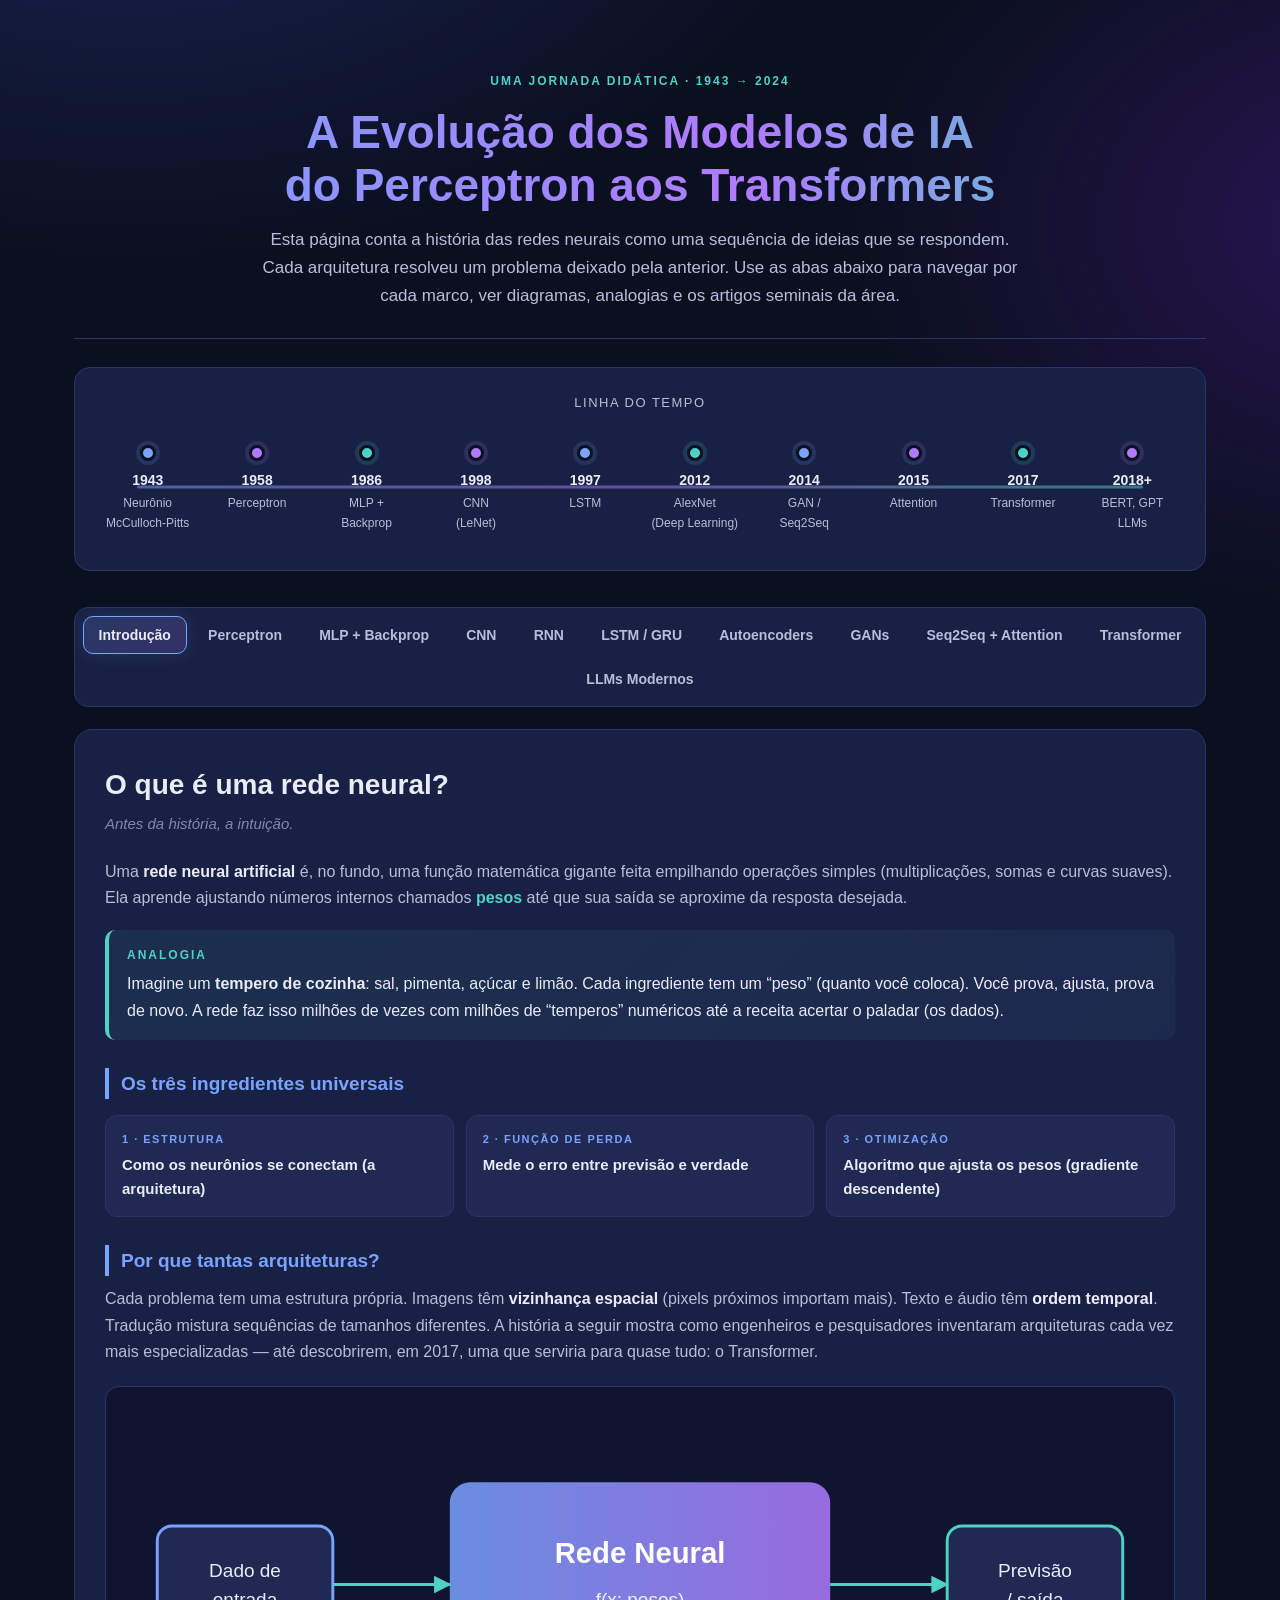
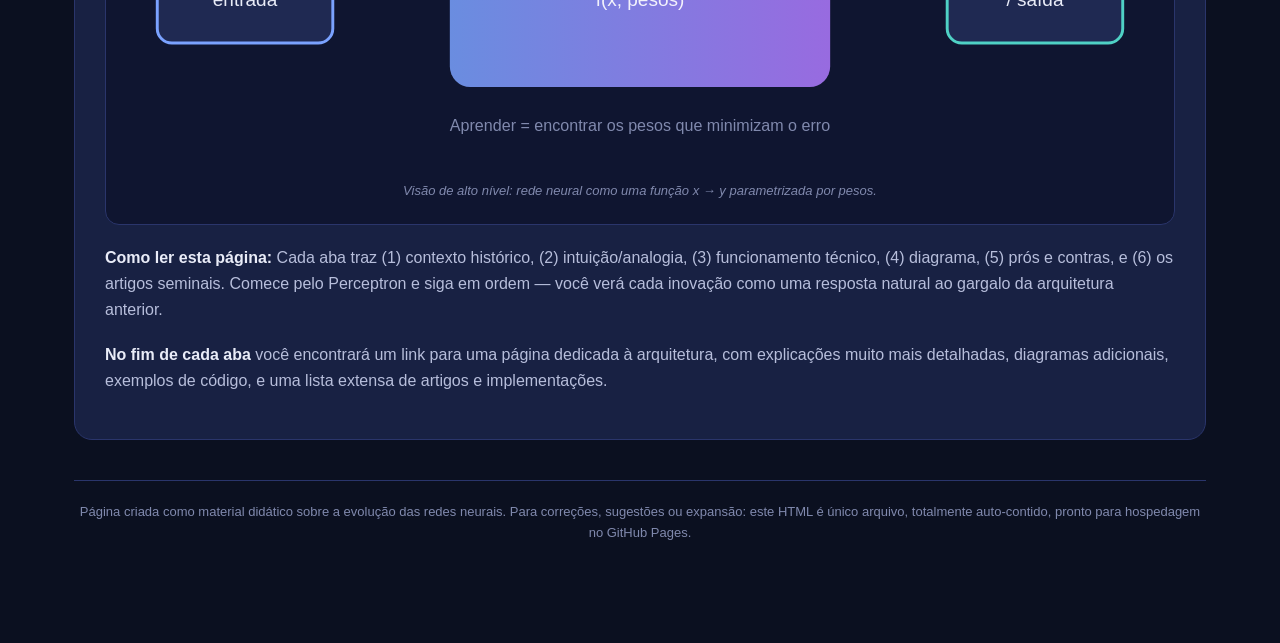
<file: index.html>
<!DOCTYPE html>
<html lang="pt-BR">
<head>
<meta charset="UTF-8">
<meta name="viewport" content="width=device-width, initial-scale=1.0">
<title>A Evolução dos Modelos de IA — do Perceptron aos Transformers</title>
<style>
  /* ============ RESET & BASE ============ */
  * { box-sizing: border-box; margin: 0; padding: 0; }
  :root {
    --bg: #0b1020;
    --bg-soft: #131a32;
    --panel: #182143;
    --panel-2: #1f2952;
    --ink: #e9ecf8;
    --ink-soft: #b7bedb;
    --muted: #8089ad;
    --accent: #7aa2ff;
    --accent-2: #b07aff;
    --accent-3: #4fd1c5;
    --warn: #ffb86b;
    --good: #6ee7b7;
    --bad: #ff7a90;
    --line: #2a356b;
    --code: #0f1530;
  }
  html, body {
    background: radial-gradient(1200px 800px at 10% -10%, #1b245a 0%, transparent 60%),
                radial-gradient(1000px 700px at 110% 10%, #2a1455 0%, transparent 55%),
                var(--bg);
    color: var(--ink);
    font-family: 'Inter', -apple-system, BlinkMacSystemFont, 'Segoe UI', Roboto, Helvetica, Arial, sans-serif;
    line-height: 1.65;
    min-height: 100vh;
  }
  .wrap { max-width: 1180px; margin: 0 auto; padding: 32px 24px 80px; }

  /* ============ HEADER ============ */
  header.hero {
    text-align: center;
    padding: 40px 16px 28px;
    border-bottom: 1px solid var(--line);
    margin-bottom: 28px;
  }
  header.hero .eyebrow {
    color: var(--accent-3);
    font-weight: 600;
    letter-spacing: 2px;
    text-transform: uppercase;
    font-size: 12px;
    margin-bottom: 14px;
  }
  header.hero h1 {
    font-size: clamp(28px, 4vw, 46px);
    background: linear-gradient(90deg, #7aa2ff, #b07aff 60%, #4fd1c5);
    -webkit-background-clip: text;
    background-clip: text;
    color: transparent;
    margin-bottom: 14px;
    line-height: 1.15;
  }
  header.hero p.lead {
    color: var(--ink-soft);
    max-width: 760px;
    margin: 0 auto;
    font-size: 17px;
  }

  /* ============ TIMELINE ============ */
  .timeline-wrap {
    background: var(--panel);
    border: 1px solid var(--line);
    border-radius: 16px;
    padding: 24px 18px;
    margin: 28px 0 36px;
    overflow-x: auto;
  }
  .timeline-title {
    color: var(--ink-soft);
    font-size: 13px;
    letter-spacing: 1.5px;
    text-transform: uppercase;
    margin-bottom: 14px;
    text-align: center;
  }
  .timeline {
    display: flex;
    gap: 0;
    align-items: stretch;
    justify-content: space-between;
    min-width: 900px;
    position: relative;
    padding: 18px 0 12px;
  }
  .timeline::before {
    content: "";
    position: absolute;
    top: 50%; left: 4%; right: 4%;
    height: 3px;
    background: linear-gradient(90deg, var(--accent), var(--accent-2), var(--accent-3));
    border-radius: 3px;
    transform: translateY(-50%);
    opacity: 0.5;
  }
  .tnode {
    position: relative;
    flex: 1;
    text-align: center;
    padding: 0 4px;
  }
  .tnode .dot {
    width: 16px; height: 16px;
    background: var(--accent);
    border: 3px solid var(--bg);
    border-radius: 50%;
    margin: 0 auto;
    position: relative;
    z-index: 2;
    box-shadow: 0 0 0 4px rgba(122,162,255,0.15);
  }
  .tnode:nth-child(even) .dot { background: var(--accent-2); box-shadow: 0 0 0 4px rgba(176,122,255,0.15); }
  .tnode:nth-child(3n) .dot { background: var(--accent-3); box-shadow: 0 0 0 4px rgba(79,209,197,0.15); }
  .tnode .year { font-weight: 700; color: var(--ink); margin-top: 8px; font-size: 14px; }
  .tnode .label { color: var(--ink-soft); font-size: 12px; margin-top: 2px; }

  /* ============ TABS ============ */
  nav.tabs {
    display: flex;
    flex-wrap: wrap;
    gap: 6px;
    background: var(--panel);
    border: 1px solid var(--line);
    border-radius: 14px;
    padding: 8px;
    margin-bottom: 22px;
    position: sticky;
    top: 8px;
    z-index: 10;
    backdrop-filter: blur(8px);
  }
  nav.tabs button {
    flex: 1 1 auto;
    background: transparent;
    color: var(--ink-soft);
    border: 1px solid transparent;
    padding: 10px 14px;
    border-radius: 10px;
    font-weight: 600;
    font-size: 14px;
    cursor: pointer;
    transition: all 0.2s ease;
    white-space: nowrap;
  }
  nav.tabs button:hover {
    background: var(--panel-2);
    color: var(--ink);
  }
  nav.tabs button.active {
    background: linear-gradient(135deg, rgba(122,162,255,0.18), rgba(176,122,255,0.18));
    color: var(--ink);
    border-color: var(--accent);
    box-shadow: 0 0 18px rgba(122,162,255,0.15);
  }

  /* ============ PANELS ============ */
  .panel {
    display: none;
    background: var(--panel);
    border: 1px solid var(--line);
    border-radius: 18px;
    padding: 32px 30px;
    animation: fade 0.35s ease;
  }
  .panel.active { display: block; }
  @keyframes fade {
    from { opacity: 0; transform: translateY(6px); }
    to { opacity: 1; transform: translateY(0); }
  }
  .panel h2 {
    font-size: 28px;
    margin-bottom: 4px;
    color: var(--ink);
  }
  .panel .subtitle {
    color: var(--muted);
    font-style: italic;
    margin-bottom: 22px;
    font-size: 15px;
  }
  .panel h3 {
    color: var(--accent);
    margin-top: 28px;
    margin-bottom: 10px;
    font-size: 19px;
    border-left: 4px solid var(--accent);
    padding-left: 12px;
  }
  .panel h4 {
    color: var(--accent-3);
    margin-top: 18px;
    margin-bottom: 8px;
    font-size: 16px;
  }
  .panel p { color: var(--ink-soft); margin-bottom: 12px; }
  .panel ul, .panel ol {
    color: var(--ink-soft);
    margin: 8px 0 14px 22px;
  }
  .panel li { margin-bottom: 6px; }
  .panel strong { color: var(--ink); }
  .panel em { color: var(--accent-3); font-style: normal; font-weight: 600; }

  /* ============ ANALOGY BOX ============ */
  .analogy {
    background: linear-gradient(135deg, rgba(79,209,197,0.08), rgba(122,162,255,0.06));
    border-left: 4px solid var(--accent-3);
    border-radius: 10px;
    padding: 16px 18px;
    margin: 18px 0;
  }
  .analogy .tag {
    color: var(--accent-3);
    font-size: 12px;
    letter-spacing: 2px;
    text-transform: uppercase;
    font-weight: 700;
    margin-bottom: 6px;
    display: block;
  }
  .analogy p { color: var(--ink); margin: 0; }

  /* ============ INFO CARDS ============ */
  .cards {
    display: grid;
    grid-template-columns: repeat(auto-fit, minmax(220px, 1fr));
    gap: 12px;
    margin: 16px 0;
  }
  .card {
    background: var(--panel-2);
    border: 1px solid var(--line);
    border-radius: 12px;
    padding: 14px 16px;
  }
  .card .ck { color: var(--accent); font-size: 11px; letter-spacing: 1.5px; text-transform: uppercase; font-weight: 700; margin-bottom: 4px; }
  .card .cv { color: var(--ink); font-weight: 600; font-size: 15px; }

  /* ============ DIAGRAM CONTAINER ============ */
  .diagram {
    background: #0f1530;
    border: 1px solid var(--line);
    border-radius: 14px;
    padding: 22px;
    margin: 20px 0;
    text-align: center;
    overflow-x: auto;
  }
  .diagram svg { max-width: 100%; height: auto; }
  .diagram .caption {
    color: var(--muted);
    font-size: 13px;
    margin-top: 12px;
    font-style: italic;
  }

  /* ============ PAPERS LIST ============ */
  .papers {
    background: var(--panel-2);
    border-radius: 12px;
    padding: 16px 20px;
    margin: 18px 0;
    border-left: 4px solid var(--accent-2);
  }
  .papers h4 { margin-top: 0; color: var(--accent-2); }
  .papers .paper {
    padding: 10px 0;
    border-bottom: 1px dashed var(--line);
  }
  .papers .paper:last-child { border-bottom: none; }
  .papers .ptitle { color: var(--ink); font-weight: 600; }
  .papers .pauthors { color: var(--muted); font-size: 13px; }
  .papers .pyear { color: var(--accent-3); font-weight: 700; margin-right: 8px; }
  .papers a { color: var(--accent); text-decoration: none; }
  .papers a:hover { text-decoration: underline; }

  /* ============ PROS/CONS ============ */
  .proscons {
    display: grid;
    grid-template-columns: 1fr 1fr;
    gap: 14px;
    margin: 16px 0;
  }
  .proscons > div {
    background: var(--panel-2);
    border-radius: 10px;
    padding: 14px 16px;
  }
  .proscons .pros { border-left: 4px solid var(--good); }
  .proscons .cons { border-left: 4px solid var(--bad); }
  .proscons h4 { margin: 0 0 8px 0; }
  .proscons .pros h4 { color: var(--good); }
  .proscons .cons h4 { color: var(--bad); }
  .proscons ul { margin-left: 18px; font-size: 14px; }
  @media (max-width: 640px) {
    .proscons { grid-template-columns: 1fr; }
  }

  /* ============ FORMULA ============ */
  .formula {
    background: var(--code);
    border: 1px solid var(--line);
    border-radius: 10px;
    padding: 14px 18px;
    margin: 14px 0;
    font-family: 'JetBrains Mono', 'Courier New', monospace;
    color: var(--ink);
    overflow-x: auto;
    font-size: 15px;
  }
  .formula .fname {
    color: var(--accent-3);
    font-size: 12px;
    margin-bottom: 6px;
    letter-spacing: 1px;
    text-transform: uppercase;
  }

  /* ============ FOOTER ============ */
  footer {
    margin-top: 40px;
    padding: 20px 0;
    border-top: 1px solid var(--line);
    text-align: center;
    color: var(--muted);
    font-size: 13px;
  }
  footer a { color: var(--accent); text-decoration: none; }

  /* ============ DEEPLINK ============ */
  .deeplink {
    display: block;
    margin-top: 28px;
    padding: 18px 22px;
    background: linear-gradient(135deg, rgba(122,162,255,0.15), rgba(176,122,255,0.18));
    border: 1px solid var(--accent);
    border-radius: 12px;
    color: var(--ink);
    text-decoration: none;
    font-weight: 600;
    transition: all 0.2s ease;
  }
  .deeplink:hover {
    transform: translateY(-2px);
    box-shadow: 0 10px 30px rgba(122,162,255,0.18);
  }
  .deeplink .dt { display: block; color: var(--accent-3); font-size: 12px; letter-spacing: 2px; text-transform: uppercase; font-weight: 700; margin-bottom: 4px; }
  .deeplink .dn { font-size: 17px; }
  .deeplink .arrow { float: right; font-size: 22px; color: var(--accent); }

  /* ============ SVG STYLES ============ */
  .svg-bg { fill: #0f1530; }
  .svg-node-fill { fill: #1f2952; }
  .svg-node-stroke { stroke: #7aa2ff; stroke-width: 2; }
  .svg-line { stroke: #4fd1c5; stroke-width: 1.6; fill: none; opacity: 0.7; }
  .svg-text { fill: #e9ecf8; font-family: 'Inter', sans-serif; font-size: 13px; }
  .svg-label { fill: #8089ad; font-size: 11px; }
  .svg-accent { fill: #b07aff; }

  /* ============ SCROLLBAR ============ */
  ::-webkit-scrollbar { width: 10px; height: 10px; }
  ::-webkit-scrollbar-track { background: var(--bg-soft); }
  ::-webkit-scrollbar-thumb { background: var(--panel-2); border-radius: 5px; }
  ::-webkit-scrollbar-thumb:hover { background: var(--line); }

</style>
</head>
<body>
<div class="wrap">

  <!-- ============ HEADER ============ -->
  <header class="hero">
    <div class="eyebrow">Uma jornada didática · 1943 → 2024</div>
    <h1>A Evolução dos Modelos de IA<br>do Perceptron aos Transformers</h1>
    <p class="lead">
      Esta página conta a história das redes neurais como uma sequência de ideias que se respondem.
      Cada arquitetura resolveu um problema deixado pela anterior. Use as abas abaixo para navegar
      por cada marco, ver diagramas, analogias e os artigos seminais da área.
    </p>
  </header>

  <!-- ============ TIMELINE ============ -->
  <div class="timeline-wrap">
    <div class="timeline-title">Linha do tempo</div>
    <div class="timeline">
      <div class="tnode"><div class="dot"></div><div class="year">1943</div><div class="label">Neurônio<br>McCulloch-Pitts</div></div>
      <div class="tnode"><div class="dot"></div><div class="year">1958</div><div class="label">Perceptron</div></div>
      <div class="tnode"><div class="dot"></div><div class="year">1986</div><div class="label">MLP +<br>Backprop</div></div>
      <div class="tnode"><div class="dot"></div><div class="year">1998</div><div class="label">CNN<br>(LeNet)</div></div>
      <div class="tnode"><div class="dot"></div><div class="year">1997</div><div class="label">LSTM</div></div>
      <div class="tnode"><div class="dot"></div><div class="year">2012</div><div class="label">AlexNet<br>(Deep Learning)</div></div>
      <div class="tnode"><div class="dot"></div><div class="year">2014</div><div class="label">GAN /<br>Seq2Seq</div></div>
      <div class="tnode"><div class="dot"></div><div class="year">2015</div><div class="label">Attention</div></div>
      <div class="tnode"><div class="dot"></div><div class="year">2017</div><div class="label">Transformer</div></div>
      <div class="tnode"><div class="dot"></div><div class="year">2018+</div><div class="label">BERT, GPT<br>LLMs</div></div>
    </div>
  </div>

  <!-- ============ TABS ============ -->
  <nav class="tabs" id="tabs">
    <button class="active" data-tab="intro">Introdução</button>
    <button data-tab="perceptron">Perceptron</button>
    <button data-tab="mlp">MLP + Backprop</button>
    <button data-tab="cnn">CNN</button>
    <button data-tab="rnn">RNN</button>
    <button data-tab="lstm">LSTM / GRU</button>
    <button data-tab="autoencoder">Autoencoders</button>
    <button data-tab="gan">GANs</button>
    <button data-tab="seq2seq">Seq2Seq + Attention</button>
    <button data-tab="transformer">Transformer</button>
    <button data-tab="llm">LLMs Modernos</button>
  </nav>

  <!-- ============ PANEL: INTRO ============ -->
  <section class="panel active" id="intro">
    <h2>O que é uma rede neural?</h2>
    <div class="subtitle">Antes da história, a intuição.</div>

    <p>
      Uma <strong>rede neural artificial</strong> é, no fundo, uma função matemática gigante feita
      empilhando operações simples (multiplicações, somas e curvas suaves). Ela aprende ajustando
      números internos chamados <em>pesos</em> até que sua saída se aproxime da resposta desejada.
    </p>

    <div class="analogy">
      <span class="tag">Analogia</span>
      <p>
        Imagine um <strong>tempero de cozinha</strong>: sal, pimenta, açúcar e limão. Cada ingrediente
        tem um “peso” (quanto você coloca). Você prova, ajusta, prova de novo. A rede faz isso milhões
        de vezes com milhões de “temperos” numéricos até a receita acertar o paladar (os dados).
      </p>
    </div>

    <h3>Os três ingredientes universais</h3>
    <div class="cards">
      <div class="card"><div class="ck">1 · Estrutura</div><div class="cv">Como os neurônios se conectam (a arquitetura)</div></div>
      <div class="card"><div class="ck">2 · Função de perda</div><div class="cv">Mede o erro entre previsão e verdade</div></div>
      <div class="card"><div class="ck">3 · Otimização</div><div class="cv">Algoritmo que ajusta os pesos (gradiente descendente)</div></div>
    </div>

    <h3>Por que tantas arquiteturas?</h3>
    <p>
      Cada problema tem uma estrutura própria. Imagens têm <strong>vizinhança espacial</strong>
      (pixels próximos importam mais). Texto e áudio têm <strong>ordem temporal</strong>. Tradução
      mistura sequências de tamanhos diferentes. A história a seguir mostra como engenheiros e
      pesquisadores inventaram arquiteturas cada vez mais especializadas — até descobrirem, em 2017,
      uma que serviria para quase tudo: o Transformer.
    </p>

    <div class="diagram">
      <svg viewBox="0 0 700 240" xmlns="http://www.w3.org/2000/svg">
        <defs>
          <linearGradient id="g1" x1="0" y1="0" x2="1" y2="0">
            <stop offset="0%" stop-color="#7aa2ff"/>
            <stop offset="100%" stop-color="#b07aff"/>
          </linearGradient>
        </defs>
        <!-- Entrada -->
        <rect x="20" y="80" width="120" height="80" rx="10" fill="#1f2952" stroke="#7aa2ff" stroke-width="2"/>
        <text x="80" y="115" text-anchor="middle" class="svg-text" fill="#e9ecf8">Dado de</text>
        <text x="80" y="135" text-anchor="middle" class="svg-text" fill="#e9ecf8">entrada</text>
        <!-- Modelo -->
        <rect x="220" y="50" width="260" height="140" rx="14" fill="url(#g1)" opacity="0.85"/>
        <text x="350" y="105" text-anchor="middle" font-size="20" font-weight="700" fill="#fff">Rede Neural</text>
        <text x="350" y="135" text-anchor="middle" font-size="13" fill="#fff" opacity="0.9">f(x; pesos)</text>
        <!-- Saída -->
        <rect x="560" y="80" width="120" height="80" rx="10" fill="#1f2952" stroke="#4fd1c5" stroke-width="2"/>
        <text x="620" y="115" text-anchor="middle" class="svg-text" fill="#e9ecf8">Previsão</text>
        <text x="620" y="135" text-anchor="middle" class="svg-text" fill="#e9ecf8">/ saída</text>
        <!-- Setas -->
        <path d="M140 120 L220 120" stroke="#4fd1c5" stroke-width="2" fill="none" marker-end="url(#arr)"/>
        <path d="M480 120 L560 120" stroke="#4fd1c5" stroke-width="2" fill="none" marker-end="url(#arr)"/>
        <defs>
          <marker id="arr" viewBox="0 0 10 10" refX="9" refY="5" markerWidth="6" markerHeight="6" orient="auto">
            <path d="M0 0 L10 5 L0 10 z" fill="#4fd1c5"/>
          </marker>
        </defs>
        <text x="350" y="220" text-anchor="middle" class="svg-label">Aprender = encontrar os pesos que minimizam o erro</text>
      </svg>
      <div class="caption">Visão de alto nível: rede neural como uma função x → y parametrizada por pesos.</div>
    </div>

    <p style="margin-top: 18px;">
      <strong>Como ler esta página:</strong> Cada aba traz (1) contexto histórico, (2) intuição/analogia,
      (3) funcionamento técnico, (4) diagrama, (5) prós e contras, e (6) os artigos seminais.
      Comece pelo Perceptron e siga em ordem — você verá cada inovação como uma resposta natural
      ao gargalo da arquitetura anterior.
    </p>

    <p style="margin-top: 18px;">
      <strong>No fim de cada aba</strong> você encontrará um link para uma página dedicada à
      arquitetura, com explicações muito mais detalhadas, diagramas adicionais, exemplos de
      código, e uma lista extensa de artigos e implementações.
    </p>
  </section>

  <!-- ============ PANEL: PERCEPTRON ============ -->
  <section class="panel" id="perceptron">
    <h2>Perceptron · 1958</h2>
    <div class="subtitle">O primeiro modelo que realmente “aprendia”.</div>

    <div class="cards">
      <div class="card"><div class="ck">Criador</div><div class="cv">Frank Rosenblatt</div></div>
      <div class="card"><div class="ck">Tarefa</div><div class="cv">Classificação binária linear</div></div>
      <div class="card"><div class="ck">Inspiração</div><div class="cv">Neurônio biológico (McCulloch-Pitts, 1943)</div></div>
      <div class="card"><div class="ck">Hardware</div><div class="cv">Mark I Perceptron (analógico, com motores)</div></div>
    </div>

    <h3>Contexto histórico</h3>
    <p>
      Em 1943, McCulloch e Pitts propuseram um modelo lógico do neurônio biológico: ele soma sinais
      de entrada e dispara se passar de um limiar. Em 1958, Frank Rosenblatt deu vida a essa ideia
      no <strong>Perceptron</strong>, um dispositivo que <em>ajustava</em> os pesos sozinho a cada
      erro. A imprensa noticiou que “a máquina pensante havia chegado”. Era um exagero — mas a
      ideia de aprender com dados começou ali.
    </p>

    <div class="analogy">
      <span class="tag">Analogia</span>
      <p>
        Pense num <strong>porteiro de balada</strong>. Ele olha algumas características da pessoa
        (idade aparente, vestimenta, comportamento) e dá um peso a cada uma. Se a soma ponderada
        passar de um limiar, libera a entrada; senão, barra. O perceptron é exatamente isso —
        e ele <em>aprende a ser um porteiro melhor</em> errando e corrigindo.
      </p>
    </div>

    <h3>Como funciona</h3>
    <p>
      O perceptron calcula uma soma ponderada das entradas e aplica uma função de ativação binária
      (degrau). Se o resultado for positivo, ele prevê classe 1; senão, classe 0.
    </p>

    <div class="formula">
      <div class="fname">Equação central</div>
      y = step(w₁·x₁ + w₂·x₂ + … + wₙ·xₙ + b)<br>
      <span style="color: var(--muted); font-size: 13px;">onde step(z) = 1 se z ≥ 0, senão 0</span>
    </div>

    <div class="diagram">
      <svg viewBox="0 0 700 320" xmlns="http://www.w3.org/2000/svg">
        <!-- entradas -->
        <circle cx="80" cy="60"  r="22" fill="#1f2952" stroke="#7aa2ff" stroke-width="2"/>
        <text x="80" y="65" text-anchor="middle" class="svg-text">x₁</text>
        <circle cx="80" cy="130" r="22" fill="#1f2952" stroke="#7aa2ff" stroke-width="2"/>
        <text x="80" y="135" text-anchor="middle" class="svg-text">x₂</text>
        <circle cx="80" cy="200" r="22" fill="#1f2952" stroke="#7aa2ff" stroke-width="2"/>
        <text x="80" y="205" text-anchor="middle" class="svg-text">x₃</text>
        <circle cx="80" cy="270" r="22" fill="#1f2952" stroke="#7aa2ff" stroke-width="2"/>
        <text x="80" y="275" text-anchor="middle" class="svg-text">1</text>
        <text x="80" y="298" text-anchor="middle" class="svg-label">(bias)</text>

        <!-- soma -->
        <circle cx="360" cy="165" r="40" fill="#b07aff" opacity="0.85"/>
        <text x="360" y="172" text-anchor="middle" font-size="22" fill="#fff" font-weight="700">Σ</text>

        <!-- ativação -->
        <rect x="460" y="135" width="100" height="60" rx="8" fill="#1f2952" stroke="#4fd1c5" stroke-width="2"/>
        <text x="510" y="160" text-anchor="middle" class="svg-text">step(z)</text>
        <text x="510" y="180" text-anchor="middle" class="svg-label">ativação</text>

        <!-- saída -->
        <circle cx="640" cy="165" r="24" fill="#4fd1c5" opacity="0.85"/>
        <text x="640" y="170" text-anchor="middle" font-size="16" fill="#0b1020" font-weight="700">y</text>

        <!-- linhas com pesos -->
        <line x1="102" y1="60"  x2="320" y2="155" stroke="#7aa2ff" stroke-width="1.5"/>
        <line x1="102" y1="130" x2="320" y2="160" stroke="#7aa2ff" stroke-width="1.5"/>
        <line x1="102" y1="200" x2="320" y2="170" stroke="#7aa2ff" stroke-width="1.5"/>
        <line x1="102" y1="270" x2="320" y2="180" stroke="#7aa2ff" stroke-width="1.5" stroke-dasharray="4 3"/>
        <text x="200" y="100" class="svg-label">w₁</text>
        <text x="200" y="140" class="svg-label">w₂</text>
        <text x="200" y="200" class="svg-label">w₃</text>
        <text x="200" y="245" class="svg-label">b</text>

        <line x1="400" y1="165" x2="460" y2="165" stroke="#4fd1c5" stroke-width="2"/>
        <line x1="560" y1="165" x2="616" y2="165" stroke="#4fd1c5" stroke-width="2"/>
      </svg>
      <div class="caption">Anatomia do perceptron: entradas → soma ponderada → ativação degrau → saída binária.</div>
    </div>

    <h3>Regra de aprendizado</h3>
    <p>
      Para cada exemplo errado, ajuste os pesos no sentido de corrigir o erro. Simples assim:
    </p>
    <div class="formula">
      <div class="fname">Regra do perceptron</div>
      wᵢ ← wᵢ + η · (y_real − y_previsto) · xᵢ
    </div>

    <h3>A grande limitação: o XOR</h3>
    <p>
      Em 1969, Marvin Minsky e Seymour Papert publicaram <em>Perceptrons</em> mostrando que um
      perceptron simples <strong>não consegue aprender o XOR</strong> (ou-exclusivo) — porque XOR
      não é linearmente separável. Foi um golpe duro: o financiamento para redes neurais minguou,
      iniciando o primeiro “inverno da IA”. A solução viria apenas em 1986, com o backpropagation.
    </p>

    <div class="proscons">
      <div class="pros">
        <h4>Pontos fortes</h4>
        <ul>
          <li>Primeiro modelo capaz de aprender</li>
          <li>Garantia matemática de convergência (se dados forem separáveis)</li>
          <li>Base conceitual de tudo que viria depois</li>
        </ul>
      </div>
      <div class="cons">
        <h4>Limitações</h4>
        <ul>
          <li>Só resolve problemas linearmente separáveis</li>
          <li>Não consegue XOR ou padrões não-lineares</li>
          <li>Uma única camada — sem representação hierárquica</li>
        </ul>
      </div>
    </div>

    <div class="papers">
      <h4>Artigos seminais</h4>
      <div class="paper">
        <span class="pyear">1943</span><span class="ptitle">A Logical Calculus of the Ideas Immanent in Nervous Activity</span><br>
        <span class="pauthors">Warren McCulloch, Walter Pitts — Bulletin of Mathematical Biophysics</span>
      </div>
      <div class="paper">
        <span class="pyear">1958</span><span class="ptitle">The Perceptron: A Probabilistic Model for Information Storage and Organization in the Brain</span><br>
        <span class="pauthors">Frank Rosenblatt — Psychological Review</span>
      </div>
      <div class="paper">
        <span class="pyear">1969</span><span class="ptitle">Perceptrons: An Introduction to Computational Geometry</span><br>
        <span class="pauthors">Marvin Minsky, Seymour Papert — MIT Press</span>
      </div>
    </div>

    <a href="perceptron.html" class="deeplink">
      <span class="arrow">→</span>
      <span class="dt">Página completa</span>
      <span class="dn">Perceptron — explicação detalhada, diagramas, exemplos de código e mais artigos</span>
    </a>
  </section>

  <!-- ============ PANEL: MLP ============ -->
  <section class="panel" id="mlp">
    <h2>MLP + Backpropagation · 1986</h2>
    <div class="subtitle">A descoberta que tirou as redes neurais do inverno.</div>

    <div class="cards">
      <div class="card"><div class="ck">Autores-chave</div><div class="cv">Rumelhart, Hinton, Williams</div></div>
      <div class="card"><div class="ck">Inovação</div><div class="cv">Empilhar camadas + treinar por gradiente</div></div>
      <div class="card"><div class="ck">Capacidade</div><div class="cv">Aproximador universal de funções</div></div>
      <div class="card"><div class="ck">Resolve</div><div class="cv">Problemas não-lineares como o XOR</div></div>
    </div>

    <h3>O salto conceitual</h3>
    <p>
      Se um perceptron desenha uma linha reta, dois perceptrons em camadas podem desenhar polígonos.
      Três camadas, formas arbitrárias. Em teoria, uma rede com uma <strong>camada oculta</strong>
      suficientemente grande pode aproximar <em>qualquer função contínua</em> (Teorema da Aproximação
      Universal, Cybenko 1989). O problema, durante décadas, foi: <strong>como treinar os pesos das
      camadas internas?</strong> A resposta foi o <strong>backpropagation</strong>.
    </p>

    <div class="analogy">
      <span class="tag">Analogia</span>
      <p>
        Imagine uma <strong>fábrica em linha de montagem</strong>. O carro sai com defeito no final.
        Você descobre que o erro veio de um operário do meio. Como você sabe a quem culpar? O
        <em>backpropagation</em> é a auditoria: você caminha de trás para frente, calculando o quanto
        cada operário (cada peso) contribuiu para o erro final — e ajusta cada um proporcionalmente.
      </p>
    </div>

    <h3>Como funciona</h3>
    <p>
      Uma MLP (Multi-Layer Perceptron) é uma pilha de camadas densas. Cada camada faz uma
      transformação linear (multiplicação por matriz de pesos) seguida de uma função de ativação
      <strong>não-linear</strong> (sigmoid, tanh, ReLU). A não-linearidade é crucial — sem ela,
      empilhar camadas seria equivalente a ter só uma.
    </p>

    <div class="formula">
      <div class="fname">Camada densa</div>
      h⁽ˡ⁾ = σ(W⁽ˡ⁾ · h⁽ˡ⁻¹⁾ + b⁽ˡ⁾)<br>
      <span style="color: var(--muted); font-size: 13px;">σ = sigmoid, tanh ou ReLU</span>
    </div>

    <div class="diagram">
      <svg viewBox="0 0 700 340" xmlns="http://www.w3.org/2000/svg">
        <!-- Camada entrada -->
        <g>
          <circle cx="80" cy="60"  r="18" fill="#1f2952" stroke="#7aa2ff" stroke-width="2"/>
          <circle cx="80" cy="130" r="18" fill="#1f2952" stroke="#7aa2ff" stroke-width="2"/>
          <circle cx="80" cy="200" r="18" fill="#1f2952" stroke="#7aa2ff" stroke-width="2"/>
          <circle cx="80" cy="270" r="18" fill="#1f2952" stroke="#7aa2ff" stroke-width="2"/>
          <text x="80" y="310" text-anchor="middle" class="svg-label">Entrada</text>
        </g>
        <!-- Camada oculta 1 -->
        <g>
          <circle cx="270" cy="45"  r="18" fill="#b07aff" opacity="0.7"/>
          <circle cx="270" cy="110" r="18" fill="#b07aff" opacity="0.7"/>
          <circle cx="270" cy="175" r="18" fill="#b07aff" opacity="0.7"/>
          <circle cx="270" cy="240" r="18" fill="#b07aff" opacity="0.7"/>
          <circle cx="270" cy="305" r="18" fill="#b07aff" opacity="0.7"/>
          <text x="270" y="335" text-anchor="middle" class="svg-label">Oculta 1</text>
        </g>
        <!-- Camada oculta 2 -->
        <g>
          <circle cx="460" cy="75"  r="18" fill="#b07aff" opacity="0.7"/>
          <circle cx="460" cy="145" r="18" fill="#b07aff" opacity="0.7"/>
          <circle cx="460" cy="215" r="18" fill="#b07aff" opacity="0.7"/>
          <circle cx="460" cy="285" r="18" fill="#b07aff" opacity="0.7"/>
          <text x="460" y="335" text-anchor="middle" class="svg-label">Oculta 2</text>
        </g>
        <!-- Saída -->
        <g>
          <circle cx="640" cy="130" r="20" fill="#4fd1c5" opacity="0.85"/>
          <circle cx="640" cy="210" r="20" fill="#4fd1c5" opacity="0.85"/>
          <text x="640" y="260" text-anchor="middle" class="svg-label">Saída</text>
        </g>
        <!-- Conexões (alguma amostra) -->
        <g stroke="#4fd1c5" stroke-width="0.6" opacity="0.4">
          <line x1="98" y1="60"  x2="252" y2="45"/><line x1="98" y1="60"  x2="252" y2="110"/><line x1="98" y1="60"  x2="252" y2="175"/><line x1="98" y1="60"  x2="252" y2="240"/><line x1="98" y1="60"  x2="252" y2="305"/>
          <line x1="98" y1="130" x2="252" y2="45"/><line x1="98" y1="130" x2="252" y2="110"/><line x1="98" y1="130" x2="252" y2="175"/><line x1="98" y1="130" x2="252" y2="240"/><line x1="98" y1="130" x2="252" y2="305"/>
          <line x1="98" y1="200" x2="252" y2="45"/><line x1="98" y1="200" x2="252" y2="110"/><line x1="98" y1="200" x2="252" y2="175"/><line x1="98" y1="200" x2="252" y2="240"/><line x1="98" y1="200" x2="252" y2="305"/>
          <line x1="98" y1="270" x2="252" y2="45"/><line x1="98" y1="270" x2="252" y2="110"/><line x1="98" y1="270" x2="252" y2="175"/><line x1="98" y1="270" x2="252" y2="240"/><line x1="98" y1="270" x2="252" y2="305"/>
          <line x1="288" y1="45"  x2="442" y2="75"/><line x1="288" y1="45"  x2="442" y2="145"/><line x1="288" y1="45"  x2="442" y2="215"/><line x1="288" y1="45"  x2="442" y2="285"/>
          <line x1="288" y1="110" x2="442" y2="75"/><line x1="288" y1="110" x2="442" y2="145"/><line x1="288" y1="110" x2="442" y2="215"/><line x1="288" y1="110" x2="442" y2="285"/>
          <line x1="288" y1="175" x2="442" y2="75"/><line x1="288" y1="175" x2="442" y2="145"/><line x1="288" y1="175" x2="442" y2="215"/><line x1="288" y1="175" x2="442" y2="285"/>
          <line x1="288" y1="240" x2="442" y2="75"/><line x1="288" y1="240" x2="442" y2="145"/><line x1="288" y1="240" x2="442" y2="215"/><line x1="288" y1="240" x2="442" y2="285"/>
          <line x1="288" y1="305" x2="442" y2="75"/><line x1="288" y1="305" x2="442" y2="145"/><line x1="288" y1="305" x2="442" y2="215"/><line x1="288" y1="305" x2="442" y2="285"/>
          <line x1="478" y1="75"  x2="620" y2="130"/><line x1="478" y1="75"  x2="620" y2="210"/>
          <line x1="478" y1="145" x2="620" y2="130"/><line x1="478" y1="145" x2="620" y2="210"/>
          <line x1="478" y1="215" x2="620" y2="130"/><line x1="478" y1="215" x2="620" y2="210"/>
          <line x1="478" y1="285" x2="620" y2="130"/><line x1="478" y1="285" x2="620" y2="210"/>
        </g>
        <!-- Seta backprop -->
        <path d="M640 30 Q 360 5 80 30" stroke="#ff7a90" stroke-width="2" fill="none" stroke-dasharray="6 4" marker-end="url(#arrR)"/>
        <text x="360" y="20" text-anchor="middle" fill="#ff7a90" font-size="12" font-weight="700">Backpropagation (erro flui para trás)</text>
        <defs>
          <marker id="arrR" viewBox="0 0 10 10" refX="9" refY="5" markerWidth="6" markerHeight="6" orient="auto">
            <path d="M0 0 L10 5 L0 10 z" fill="#ff7a90"/>
          </marker>
        </defs>
      </svg>
      <div class="caption">MLP com duas camadas ocultas. O sinal flui para frente; o erro, para trás (backprop).</div>
    </div>

    <h3>O algoritmo backpropagation em uma frase</h3>
    <p>
      Aplique a <strong>regra da cadeia</strong> do cálculo para propagar o gradiente do erro
      da saída até cada peso da rede, e atualize cada peso na direção oposta ao seu gradiente.
    </p>
    <div class="formula">
      <div class="fname">Atualização dos pesos</div>
      W ← W − η · ∂L/∂W
    </div>

    <div class="proscons">
      <div class="pros">
        <h4>Pontos fortes</h4>
        <ul>
          <li>Aproxima qualquer função (teorema universal)</li>
          <li>Treinável de ponta a ponta</li>
          <li>Base de quase todas as arquiteturas modernas</li>
        </ul>
      </div>
      <div class="cons">
        <h4>Limitações</h4>
        <ul>
          <li>Ignora estrutura espacial (imagens) e temporal (texto)</li>
          <li>Muitos parâmetros quando a entrada é grande</li>
          <li>Sofre com vanishing gradients em redes profundas (sigmoid/tanh)</li>
        </ul>
      </div>
    </div>

    <div class="papers">
      <h4>Artigos seminais</h4>
      <div class="paper">
        <span class="pyear">1986</span><span class="ptitle">Learning representations by back-propagating errors</span><br>
        <span class="pauthors">David Rumelhart, Geoffrey Hinton, Ronald Williams — Nature</span>
      </div>
      <div class="paper">
        <span class="pyear">1989</span><span class="ptitle">Approximation by superpositions of a sigmoidal function</span><br>
        <span class="pauthors">George Cybenko — Mathematics of Control, Signals and Systems</span>
      </div>
      <div class="paper">
        <span class="pyear">1991</span><span class="ptitle">Multilayer feedforward networks are universal approximators</span><br>
        <span class="pauthors">Kurt Hornik — Neural Networks</span>
      </div>
    </div>

    <a href="mlp.html" class="deeplink">
      <span class="arrow">→</span>
      <span class="dt">Página completa</span>
      <span class="dn">MLP + Backpropagation — explicação detalhada, fórmulas, código e mais artigos</span>
    </a>
  </section>

  <!-- ============ PANEL: CNN ============ -->
  <section class="panel" id="cnn">
    <h2>CNN · Redes Convolucionais · 1989 / 1998 / 2012</h2>
    <div class="subtitle">A arquitetura que aprendeu a “ver”.</div>

    <div class="cards">
      <div class="card"><div class="ck">Pioneiro</div><div class="cv">Yann LeCun (LeNet-5, 1998)</div></div>
      <div class="card"><div class="ck">Inspiração</div><div class="cv">Córtex visual (Hubel & Wiesel, 1962)</div></div>
      <div class="card"><div class="ck">Marco</div><div class="cv">AlexNet (2012) — venceu o ImageNet por enorme margem</div></div>
      <div class="card"><div class="ck">Aplicações</div><div class="cv">Visão computacional, áudio, sinais 1D/2D/3D</div></div>
    </div>

    <h3>O problema que a MLP não resolvia bem</h3>
    <p>
      Uma imagem 224×224 RGB tem mais de 150 mil pixels. Uma MLP conectaria cada pixel a cada
      neurônio da próxima camada — bilhões de parâmetros e <strong>nenhuma sensibilidade à
      vizinhança</strong>. Um gato à esquerda da imagem precisaria ser aprendido de novo se
      aparecesse à direita. A CNN resolve isso com <em>duas grandes ideias</em>:
    </p>
    <ol>
      <li><strong>Conexões locais</strong> — cada neurônio olha só uma janelinha da imagem.</li>
      <li><strong>Pesos compartilhados</strong> — a mesma janelinha (filtro) varre a imagem inteira.</li>
    </ol>

    <div class="analogy">
      <span class="tag">Analogia</span>
      <p>
        Imagine que você está procurando o <strong>logotipo da Coca-Cola</strong> num jornal inteiro.
        Você não olha cada letrinha isoladamente — você passa um “carimbo do logotipo” por cima
        da página, deslizando, e marca onde ele bate. Um filtro convolucional é exatamente esse
        carimbo. A rede aprende muitos carimbos diferentes: um para bordas verticais, outro para
        cantos, outro para texturas, e por aí vai.
      </p>
    </div>

    <h3>Como funciona uma camada convolucional</h3>
    <p>
      Um <strong>filtro</strong> (ou kernel) é uma pequena matriz, normalmente 3×3 ou 5×5. Ele
      desliza sobre a imagem fazendo um produto interno em cada posição. O resultado é um
      <em>mapa de ativações</em> que destaca onde o padrão do filtro apareceu. Empilhando muitas
      camadas, a rede aprende uma <strong>hierarquia de features</strong>: bordas → texturas →
      partes → objetos.
    </p>

    <div class="diagram">
      <svg viewBox="0 0 760 320" xmlns="http://www.w3.org/2000/svg">
        <!-- input image grid -->
        <g transform="translate(20,40)">
          <text x="80" y="-10" text-anchor="middle" class="svg-label">Imagem de entrada (6×6)</text>
          <g stroke="#7aa2ff" stroke-width="1" fill="#1f2952">
            <rect x="0"  y="0"   width="24" height="24"/><rect x="24" y="0"   width="24" height="24"/><rect x="48" y="0"   width="24" height="24"/><rect x="72" y="0"   width="24" height="24"/><rect x="96" y="0"   width="24" height="24"/><rect x="120" y="0"  width="24" height="24"/>
            <rect x="0"  y="24"  width="24" height="24"/><rect x="24" y="24"  width="24" height="24"/><rect x="48" y="24"  width="24" height="24"/><rect x="72" y="24"  width="24" height="24"/><rect x="96" y="24"  width="24" height="24"/><rect x="120" y="24" width="24" height="24"/>
            <rect x="0"  y="48"  width="24" height="24"/><rect x="24" y="48"  width="24" height="24"/><rect x="48" y="48"  width="24" height="24"/><rect x="72" y="48"  width="24" height="24"/><rect x="96" y="48"  width="24" height="24"/><rect x="120" y="48" width="24" height="24"/>
            <rect x="0"  y="72"  width="24" height="24"/><rect x="24" y="72"  width="24" height="24"/><rect x="48" y="72"  width="24" height="24"/><rect x="72" y="72"  width="24" height="24"/><rect x="96" y="72"  width="24" height="24"/><rect x="120" y="72" width="24" height="24"/>
            <rect x="0"  y="96"  width="24" height="24"/><rect x="24" y="96"  width="24" height="24"/><rect x="48" y="96"  width="24" height="24"/><rect x="72" y="96"  width="24" height="24"/><rect x="96" y="96"  width="24" height="24"/><rect x="120" y="96" width="24" height="24"/>
            <rect x="0"  y="120" width="24" height="24"/><rect x="24" y="120" width="24" height="24"/><rect x="48" y="120" width="24" height="24"/><rect x="72" y="120" width="24" height="24"/><rect x="96" y="120" width="24" height="24"/><rect x="120" y="120" width="24" height="24"/>
          </g>
          <!-- kernel highlight -->
          <rect x="24" y="24" width="72" height="72" fill="none" stroke="#ffb86b" stroke-width="3"/>
          <text x="60" y="170" text-anchor="middle" fill="#ffb86b" font-size="12" font-weight="700">filtro 3×3 desliza</text>
        </g>

        <!-- arrow -->
        <path d="M195 100 L290 100" stroke="#4fd1c5" stroke-width="2" fill="none" marker-end="url(#arr2)"/>
        <text x="240" y="90" text-anchor="middle" class="svg-label">convolução</text>

        <!-- feature map -->
        <g transform="translate(310,55)">
          <text x="60" y="-5" text-anchor="middle" class="svg-label">Mapa de ativações</text>
          <g stroke="#b07aff" stroke-width="1">
            <rect x="0"  y="0"  width="30" height="30" fill="#2a1b50"/><rect x="30" y="0"  width="30" height="30" fill="#5d3aa8"/><rect x="60" y="0"  width="30" height="30" fill="#3a2580"/><rect x="90" y="0"  width="30" height="30" fill="#1f2952"/>
            <rect x="0"  y="30" width="30" height="30" fill="#3a2580"/><rect x="30" y="30" width="30" height="30" fill="#7a4cd8" /><rect x="60" y="30" width="30" height="30" fill="#5d3aa8"/><rect x="90" y="30" width="30" height="30" fill="#1f2952"/>
            <rect x="0"  y="60" width="30" height="30" fill="#1f2952"/><rect x="30" y="60" width="30" height="30" fill="#3a2580"/><rect x="60" y="60" width="30" height="30" fill="#5d3aa8"/><rect x="90" y="60" width="30" height="30" fill="#3a2580"/>
            <rect x="0"  y="90" width="30" height="30" fill="#1f2952"/><rect x="30" y="90" width="30" height="30" fill="#1f2952"/><rect x="60" y="90" width="30" height="30" fill="#3a2580"/><rect x="90" y="90" width="30" height="30" fill="#5d3aa8"/>
          </g>
        </g>

        <path d="M450 110 L530 110" stroke="#4fd1c5" stroke-width="2" fill="none" marker-end="url(#arr2)"/>
        <text x="490" y="100" text-anchor="middle" class="svg-label">pooling</text>

        <!-- pooled -->
        <g transform="translate(550,75)">
          <text x="35" y="-5" text-anchor="middle" class="svg-label">Pool 2×2</text>
          <g stroke="#4fd1c5" stroke-width="1">
            <rect x="0"  y="0"  width="35" height="35" fill="#0a3a36"/><rect x="35" y="0"  width="35" height="35" fill="#185a52"/>
            <rect x="0"  y="35" width="35" height="35" fill="#185a52"/><rect x="35" y="35" width="35" height="35" fill="#268075"/>
          </g>
        </g>

        <path d="M640 110 L700 110" stroke="#4fd1c5" stroke-width="2" fill="none" marker-end="url(#arr2)"/>
        <text x="720" y="115" text-anchor="middle" fill="#4fd1c5" font-size="14" font-weight="700">...</text>

        <defs>
          <marker id="arr2" viewBox="0 0 10 10" refX="9" refY="5" markerWidth="6" markerHeight="6" orient="auto">
            <path d="M0 0 L10 5 L0 10 z" fill="#4fd1c5"/>
          </marker>
        </defs>

        <!-- hierarchy of features -->
        <g transform="translate(20,220)">
          <text x="0" y="0" fill="#e9ecf8" font-size="13" font-weight="600">Hierarquia de features aprendida:</text>
          <text x="0" y="22" class="svg-label">camada 1: bordas, gradientes  →  camada 2: cantos, curvas  →  camada 3: olhos, rodas  →  camada 4: faces, carros</text>
        </g>
      </svg>
      <div class="caption">Pipeline típico: convolução → ativação → pooling, repetido várias vezes, criando features cada vez mais abstratas.</div>
    </div>

    <h3>Pooling: resumindo a informação</h3>
    <p>
      Depois da convolução, geralmente vem o <strong>pooling</strong> (max-pooling, por exemplo):
      pegue o maior valor de cada janelinha 2×2. Isso reduz o tamanho do mapa e dá uma invariância
      a pequenas translações — o gato continua sendo um gato mesmo se mover dois pixels.
    </p>

    <h3>O “momento ImageNet” (2012)</h3>
    <p>
      Em 2012, a <strong>AlexNet</strong> de Krizhevsky, Sutskever e Hinton venceu a competição
      ImageNet com erro de 15,3% — quase 11 pontos abaixo do segundo colocado. Foi o pontapé do
      <em>deep learning</em> moderno. Três fatores convergiram: <strong>dados massivos</strong>
      (ImageNet), <strong>GPUs</strong> e a função de ativação <strong>ReLU</strong> que evitou o
      vanishing gradient.
    </p>

    <div class="proscons">
      <div class="pros">
        <h4>Pontos fortes</h4>
        <ul>
          <li>Aproveita estrutura espacial das imagens</li>
          <li>Pouquíssimos parâmetros (pesos compartilhados)</li>
          <li>Invariância a translação</li>
          <li>Funciona em 1D (áudio), 2D (imagem) e 3D (vídeo)</li>
        </ul>
      </div>
      <div class="cons">
        <h4>Limitações</h4>
        <ul>
          <li>Janela de visão local — difícil capturar relações distantes</li>
          <li>Não modela bem sequências longas</li>
          <li>Precisa de muitos dados rotulados</li>
        </ul>
      </div>
    </div>

    <div class="papers">
      <h4>Artigos seminais</h4>
      <div class="paper">
        <span class="pyear">1980</span><span class="ptitle">Neocognitron: A Self-organizing Neural Network Model</span><br>
        <span class="pauthors">Kunihiko Fukushima — precursor das CNNs</span>
      </div>
      <div class="paper">
        <span class="pyear">1998</span><span class="ptitle">Gradient-Based Learning Applied to Document Recognition (LeNet-5)</span><br>
        <span class="pauthors">Yann LeCun, Léon Bottou, Yoshua Bengio, Patrick Haffner — Proceedings of the IEEE</span>
      </div>
      <div class="paper">
        <span class="pyear">2012</span><span class="ptitle">ImageNet Classification with Deep Convolutional Neural Networks (AlexNet)</span><br>
        <span class="pauthors">Alex Krizhevsky, Ilya Sutskever, Geoffrey Hinton — NeurIPS</span>
      </div>
      <div class="paper">
        <span class="pyear">2014</span><span class="ptitle">Very Deep Convolutional Networks for Large-Scale Image Recognition (VGG)</span><br>
        <span class="pauthors">Karen Simonyan, Andrew Zisserman</span>
      </div>
      <div class="paper">
        <span class="pyear">2015</span><span class="ptitle">Deep Residual Learning for Image Recognition (ResNet)</span><br>
        <span class="pauthors">Kaiming He, Xiangyu Zhang, Shaoqing Ren, Jian Sun — CVPR</span>
      </div>
    </div>

    <a href="cnn.html" class="deeplink">
      <span class="arrow">→</span>
      <span class="dt">Página completa</span>
      <span class="dn">CNN — Redes Convolucionais: convolução, pooling, hierarquia, ImageNet, ResNet e mais</span>
    </a>
  </section>

  <!-- ============ PANEL: RNN ============ -->
  <section class="panel" id="rnn">
    <h2>RNN · Redes Recorrentes · anos 80-90</h2>
    <div class="subtitle">Quando a rede precisou de memória.</div>

    <div class="cards">
      <div class="card"><div class="ck">Pioneiros</div><div class="cv">John Hopfield, Jeffrey Elman, Michael Jordan</div></div>
      <div class="card"><div class="ck">Tarefa</div><div class="cv">Modelar sequências (texto, áudio, séries temporais)</div></div>
      <div class="card"><div class="ck">Ideia central</div><div class="cv">Reusar a saída anterior como parte da entrada</div></div>
      <div class="card"><div class="ck">Sucessoras</div><div class="cv">LSTM, GRU, depois Transformers</div></div>
    </div>

    <h3>Por que uma MLP não basta para texto?</h3>
    <p>
      Numa MLP, a ordem dos elementos não importa. Mas em <strong>“O gato comeu o rato”</strong> e
      <strong>“O rato comeu o gato”</strong>, a ordem muda tudo. Precisamos de uma rede que mantenha
      uma <em>memória interna</em> do que veio antes. A solução: criar uma <strong>conexão de
      laço</strong> que reinjeta o estado oculto da rede a cada passo de tempo.
    </p>

    <div class="analogy">
      <span class="tag">Analogia</span>
      <p>
        Pense num <strong>contador de histórias</strong>. A cada nova palavra, ele lembra do contexto
        anterior. “Era uma vez…” cria expectativas para o que vem em seguida. A RNN é esse contador:
        a cada palavra, atualiza sua “memória de trabalho” e prevê a próxima.
      </p>
    </div>

    <h3>Como funciona</h3>
    <p>
      A cada passo de tempo <em>t</em>, a RNN recebe uma entrada xₜ e o estado anterior hₜ₋₁,
      e produz um novo estado hₜ e uma saída yₜ. A <em>mesma</em> matriz de pesos é usada em todos
      os passos — exatamente como filtros compartilhados em CNNs, só que ao longo do tempo.
    </p>

    <div class="formula">
      <div class="fname">Equações da RNN simples (Elman)</div>
      hₜ = tanh(Wₕₕ · hₜ₋₁ + Wₓₕ · xₜ + bₕ)<br>
      yₜ = Wₕᵧ · hₜ + bᵧ
    </div>

    <div class="diagram">
      <svg viewBox="0 0 760 280" xmlns="http://www.w3.org/2000/svg">
        <!-- compact form -->
        <g transform="translate(20,30)">
          <text x="80" y="-5" text-anchor="middle" class="svg-label">Forma compacta</text>
          <rect x="20" y="20" width="120" height="80" rx="10" fill="#b07aff" opacity="0.85"/>
          <text x="80" y="70" text-anchor="middle" fill="#fff" font-weight="700" font-size="18">RNN</text>
          <text x="80" y="130" text-anchor="middle" class="svg-text">x</text>
          <text x="80" y="0" text-anchor="middle" class="svg-text">y</text>
          <path d="M80 115 L80 100" stroke="#4fd1c5" stroke-width="2" marker-end="url(#arr3)"/>
          <path d="M80 20 L80 5" stroke="#4fd1c5" stroke-width="2" marker-end="url(#arr3)"/>
          <!-- loop -->
          <path d="M140 60 C 180 60, 180 30, 140 30" stroke="#ffb86b" stroke-width="2.5" fill="none" marker-end="url(#arr4)"/>
          <text x="195" y="50" fill="#ffb86b" font-size="12" font-weight="700">h</text>
        </g>

        <!-- arrow to unrolled -->
        <text x="250" y="80" class="svg-label">=</text>

        <!-- unrolled form -->
        <g transform="translate(290,30)">
          <text x="220" y="-5" text-anchor="middle" class="svg-label">Forma desenrolada no tempo</text>
          <!-- 4 cells -->
          <rect x="0"   y="60" width="80" height="60" rx="8" fill="#b07aff" opacity="0.85"/>
          <text x="40"  y="95" text-anchor="middle" fill="#fff" font-weight="700">RNN</text>
          <rect x="120" y="60" width="80" height="60" rx="8" fill="#b07aff" opacity="0.85"/>
          <text x="160" y="95" text-anchor="middle" fill="#fff" font-weight="700">RNN</text>
          <rect x="240" y="60" width="80" height="60" rx="8" fill="#b07aff" opacity="0.85"/>
          <text x="280" y="95" text-anchor="middle" fill="#fff" font-weight="700">RNN</text>
          <rect x="360" y="60" width="80" height="60" rx="8" fill="#b07aff" opacity="0.85"/>
          <text x="400" y="95" text-anchor="middle" fill="#fff" font-weight="700">RNN</text>
          <!-- horizontal arrows (state) -->
          <path d="M80  90 L120 90" stroke="#ffb86b" stroke-width="2" marker-end="url(#arr5)"/>
          <path d="M200 90 L240 90" stroke="#ffb86b" stroke-width="2" marker-end="url(#arr5)"/>
          <path d="M320 90 L360 90" stroke="#ffb86b" stroke-width="2" marker-end="url(#arr5)"/>
          <text x="100" y="82" fill="#ffb86b" class="svg-label">h₀</text>
          <text x="220" y="82" fill="#ffb86b" class="svg-label">h₁</text>
          <text x="340" y="82" fill="#ffb86b" class="svg-label">h₂</text>
          <!-- inputs/outputs -->
          <text x="40"  y="160" text-anchor="middle" class="svg-text">x₁</text>
          <text x="160" y="160" text-anchor="middle" class="svg-text">x₂</text>
          <text x="280" y="160" text-anchor="middle" class="svg-text">x₃</text>
          <text x="400" y="160" text-anchor="middle" class="svg-text">x₄</text>
          <text x="40"  y="40" text-anchor="middle" class="svg-text">y₁</text>
          <text x="160" y="40" text-anchor="middle" class="svg-text">y₂</text>
          <text x="280" y="40" text-anchor="middle" class="svg-text">y₃</text>
          <text x="400" y="40" text-anchor="middle" class="svg-text">y₄</text>
          <path d="M40  148 L40  120" stroke="#4fd1c5" stroke-width="1.5" marker-end="url(#arr5)"/>
          <path d="M160 148 L160 120" stroke="#4fd1c5" stroke-width="1.5" marker-end="url(#arr5)"/>
          <path d="M280 148 L280 120" stroke="#4fd1c5" stroke-width="1.5" marker-end="url(#arr5)"/>
          <path d="M400 148 L400 120" stroke="#4fd1c5" stroke-width="1.5" marker-end="url(#arr5)"/>
          <path d="M40  60  L40  46"  stroke="#4fd1c5" stroke-width="1.5" marker-end="url(#arr5)"/>
          <path d="M160 60  L160 46"  stroke="#4fd1c5" stroke-width="1.5" marker-end="url(#arr5)"/>
          <path d="M280 60  L280 46"  stroke="#4fd1c5" stroke-width="1.5" marker-end="url(#arr5)"/>
          <path d="M400 60  L400 46"  stroke="#4fd1c5" stroke-width="1.5" marker-end="url(#arr5)"/>
          <text x="220" y="200" text-anchor="middle" class="svg-label">"O" → "gato" → "comeu" → "o" ...</text>
        </g>

        <defs>
          <marker id="arr3" viewBox="0 0 10 10" refX="9" refY="5" markerWidth="6" markerHeight="6" orient="auto"><path d="M0 0 L10 5 L0 10 z" fill="#4fd1c5"/></marker>
          <marker id="arr4" viewBox="0 0 10 10" refX="9" refY="5" markerWidth="6" markerHeight="6" orient="auto"><path d="M0 0 L10 5 L0 10 z" fill="#ffb86b"/></marker>
          <marker id="arr5" viewBox="0 0 10 10" refX="9" refY="5" markerWidth="6" markerHeight="6" orient="auto"><path d="M0 0 L10 5 L0 10 z" fill="#ffb86b"/></marker>
        </defs>
      </svg>
      <div class="caption">A RNN aplicada repetidamente a uma sequência. O estado oculto h carrega informação de um passo para o próximo.</div>
    </div>

    <h3>O grande problema: gradientes que somem (ou explodem)</h3>
    <p>
      Para treinar uma RNN, o backprop precisa ser feito ao longo do tempo (BPTT, <em>Backprop
      Through Time</em>). Mas quando a sequência é longa, os gradientes são multiplicados muitas
      vezes pela mesma matriz — e isso faz com que eles ou desapareçam (vanishing) ou explodam
      (exploding). Na prática, RNNs simples têm <strong>memória curta</strong>: esquecem o que
      aconteceu há 20 ou 30 passos atrás. A solução veio com as LSTMs.
    </p>

    <div class="proscons">
      <div class="pros">
        <h4>Pontos fortes</h4>
        <ul>
          <li>Processa sequências de tamanho variável</li>
          <li>Compartilha pesos no tempo (eficiente)</li>
          <li>Conceitualmente elegante</li>
        </ul>
      </div>
      <div class="cons">
        <h4>Limitações</h4>
        <ul>
          <li>Memória curta (vanishing gradients)</li>
          <li>Treinamento é sequencial → lento</li>
          <li>Difícil paralelizar em GPU</li>
        </ul>
      </div>
    </div>

    <div class="papers">
      <h4>Artigos seminais</h4>
      <div class="paper">
        <span class="pyear">1982</span><span class="ptitle">Neural networks and physical systems with emergent collective computational abilities</span><br>
        <span class="pauthors">John Hopfield — PNAS (Rede de Hopfield)</span>
      </div>
      <div class="paper">
        <span class="pyear">1990</span><span class="ptitle">Finding Structure in Time</span><br>
        <span class="pauthors">Jeffrey Elman — Cognitive Science (RNN de Elman)</span>
      </div>
      <div class="paper">
        <span class="pyear">1994</span><span class="ptitle">Learning Long-Term Dependencies with Gradient Descent is Difficult</span><br>
        <span class="pauthors">Yoshua Bengio, Patrice Simard, Paolo Frasconi — IEEE Trans. on NN</span>
      </div>
    </div>

    <a href="rnn.html" class="deeplink">
      <span class="arrow">→</span>
      <span class="dt">Página completa</span>
      <span class="dn">RNN — Redes Recorrentes: anatomia, BPTT, topologias, bidirectional, char-RNN e mais</span>
    </a>
  </section>

  <!-- ============ PANEL: LSTM ============ -->
  <section class="panel" id="lstm">
    <h2>LSTM e GRU · 1997 / 2014</h2>
    <div class="subtitle">A engenharia de uma memória longa.</div>

    <div class="cards">
      <div class="card"><div class="ck">Autores LSTM</div><div class="cv">Sepp Hochreiter, Jürgen Schmidhuber</div></div>
      <div class="card"><div class="ck">Autor GRU</div><div class="cv">Kyunghyun Cho et al.</div></div>
      <div class="card"><div class="ck">Inovação</div><div class="cv">Portões (gates) que controlam o fluxo de memória</div></div>
      <div class="card"><div class="ck">Reinado</div><div class="cv">Estado da arte em NLP de 2014 até 2017</div></div>
    </div>

    <h3>A grande sacada: portões</h3>
    <p>
      A LSTM (<em>Long Short-Term Memory</em>) introduziu uma “esteira” chamada <strong>célula de
      estado</strong> (cₜ) que atravessa o tempo quase sem ser modificada. Em volta dessa esteira,
      três portões aprendem a regular o que entra, o que sai e o que se esquece:
    </p>
    <ul>
      <li><strong>Forget gate (f)</strong> — decide o que apagar da memória.</li>
      <li><strong>Input gate (i)</strong> — decide o que adicionar.</li>
      <li><strong>Output gate (o)</strong> — decide o que expor para a próxima camada.</li>
    </ul>

    <div class="analogy">
      <span class="tag">Analogia</span>
      <p>
        Imagine sua <strong>memória de uma reunião longa</strong>. Você não anota tudo — você decide
        em tempo real o que <em>esquecer</em> (“detalhe irrelevante”), o que <em>guardar</em>
        (“decisão importante”) e o que <em>compartilhar</em> com seu colega no momento certo. A LSTM
        faz isso com portões diferenciáveis que a própria rede aprende a ajustar.
      </p>
    </div>

    <div class="formula">
      <div class="fname">Célula LSTM (Hochreiter & Schmidhuber, 1997)</div>
      fₜ = σ(Wf · [hₜ₋₁, xₜ] + bf)        ← forget gate<br>
      iₜ = σ(Wi · [hₜ₋₁, xₜ] + bi)         ← input gate<br>
      c̃ₜ = tanh(Wc · [hₜ₋₁, xₜ] + bc)     ← candidato<br>
      cₜ = fₜ ⊙ cₜ₋₁ + iₜ ⊙ c̃ₜ            ← nova memória<br>
      oₜ = σ(Wo · [hₜ₋₁, xₜ] + bo)         ← output gate<br>
      hₜ = oₜ ⊙ tanh(cₜ)                   ← novo estado
    </div>

    <div class="diagram">
      <svg viewBox="0 0 760 320" xmlns="http://www.w3.org/2000/svg">
        <!-- container -->
        <rect x="40" y="40" width="680" height="220" rx="16" fill="#1f2952" stroke="#7aa2ff" stroke-width="2"/>
        <text x="380" y="30" text-anchor="middle" fill="#7aa2ff" font-size="13" font-weight="700">Célula LSTM</text>

        <!-- esteira de memória -->
        <line x1="40"  y1="90" x2="720" y2="90" stroke="#4fd1c5" stroke-width="4"/>
        <text x="60" y="80" fill="#4fd1c5" font-size="11" font-weight="700">c_{t-1}</text>
        <text x="690" y="80" fill="#4fd1c5" font-size="11" font-weight="700">c_t</text>

        <!-- forget gate -->
        <circle cx="180" cy="90" r="22" fill="#ff7a90" opacity="0.9"/>
        <text x="180" y="95" text-anchor="middle" fill="#fff" font-weight="700" font-size="14">×</text>
        <text x="180" y="135" text-anchor="middle" fill="#ff7a90" class="svg-label">forget f</text>
        <path d="M180 200 L180 115" stroke="#ff7a90" stroke-width="1.5" marker-end="url(#arr6)"/>

        <!-- input + candidate -->
        <circle cx="340" cy="90" r="22" fill="#ffb86b" opacity="0.9"/>
        <text x="340" y="95" text-anchor="middle" fill="#fff" font-weight="700" font-size="14">+</text>
        <text x="340" y="135" text-anchor="middle" fill="#ffb86b" class="svg-label">input i ⊙ c̃</text>
        <path d="M340 200 L340 115" stroke="#ffb86b" stroke-width="1.5" marker-end="url(#arr6)"/>

        <!-- output gate -->
        <circle cx="540" cy="90" r="22" fill="#b07aff" opacity="0.9"/>
        <text x="540" y="95" text-anchor="middle" fill="#fff" font-weight="700" font-size="14">×</text>
        <text x="540" y="135" text-anchor="middle" fill="#b07aff" class="svg-label">output o</text>

        <!-- inputs/outputs of cell -->
        <text x="80" y="240" text-anchor="middle" class="svg-text">h_{t-1}, x_t</text>
        <rect x="60" y="195" width="500" height="12" fill="#7aa2ff" opacity="0.15"/>
        <text x="540" y="180" fill="#4fd1c5" class="svg-label">tanh</text>
        <path d="M540 115 L540 160" stroke="#b07aff" stroke-width="1.5"/>
        <path d="M540 90 C 620 90, 620 160, 580 160" stroke="#4fd1c5" stroke-width="1.5" fill="none"/>
        <circle cx="600" cy="160" r="14" fill="#4fd1c5" opacity="0.9"/>
        <text x="600" y="164" text-anchor="middle" fill="#0b1020" font-weight="700" font-size="11">×</text>
        <path d="M614 160 L680 160" stroke="#4fd1c5" stroke-width="2" marker-end="url(#arr6)"/>
        <text x="700" y="158" fill="#4fd1c5" class="svg-label">h_t</text>

        <defs>
          <marker id="arr6" viewBox="0 0 10 10" refX="9" refY="5" markerWidth="6" markerHeight="6" orient="auto"><path d="M0 0 L10 5 L0 10 z" fill="#4fd1c5"/></marker>
        </defs>
      </svg>
      <div class="caption">A LSTM mantém uma “esteira de memória” cₜ. Portões aprendem a apagar, escrever e ler dessa esteira.</div>
    </div>

    <h3>GRU: a versão mais enxuta (2014)</h3>
    <p>
      A <strong>GRU</strong> (Gated Recurrent Unit) combinou os portões de forget e input em um só
      “update gate”, fundindo também o estado h e a célula c. Resultado: menos parâmetros, treino
      mais rápido, e desempenho similar à LSTM em muitas tarefas.
    </p>

    <h3>Aplicações que dominaram</h3>
    <p>
      LSTMs e GRUs foram o motor de praticamente toda NLP comercial entre 2014 e 2017: tradução
      automática (Google Translate migrou para LSTM em 2016), reconhecimento de fala, geração de
      legendas, séries temporais financeiras, modelagem musical.
    </p>

    <div class="proscons">
      <div class="pros">
        <h4>Pontos fortes</h4>
        <ul>
          <li>Memória de longo prazo (resolve vanishing gradient)</li>
          <li>Estado da arte em sequências por mais de uma década</li>
          <li>Funciona bem com sequências de tamanho variável</li>
        </ul>
      </div>
      <div class="cons">
        <h4>Limitações</h4>
        <ul>
          <li>Treinamento ainda sequencial (não paraleliza no tempo)</li>
          <li>Complexa: muitos parâmetros e operações por passo</li>
          <li>Dificuldade com sequências muito longas (milhares de tokens)</li>
        </ul>
      </div>
    </div>

    <div class="papers">
      <h4>Artigos seminais</h4>
      <div class="paper">
        <span class="pyear">1997</span><span class="ptitle">Long Short-Term Memory</span><br>
        <span class="pauthors">Sepp Hochreiter, Jürgen Schmidhuber — Neural Computation</span>
      </div>
      <div class="paper">
        <span class="pyear">2000</span><span class="ptitle">Learning to Forget: Continual Prediction with LSTM</span><br>
        <span class="pauthors">Felix Gers, Jürgen Schmidhuber, Fred Cummins (introduz o forget gate)</span>
      </div>
      <div class="paper">
        <span class="pyear">2014</span><span class="ptitle">Learning Phrase Representations using RNN Encoder-Decoder for Statistical Machine Translation</span><br>
        <span class="pauthors">Kyunghyun Cho, Bart van Merriënboer, … Yoshua Bengio (introduz a GRU)</span>
      </div>
      <div class="paper">
        <span class="pyear">2015</span><span class="ptitle">LSTM: A Search Space Odyssey</span><br>
        <span class="pauthors">Klaus Greff et al. — análise sistemática das variantes</span>
      </div>
    </div>

    <a href="lstm.html" class="deeplink">
      <span class="arrow">→</span>
      <span class="dt">Página completa</span>
      <span class="dn">LSTM e GRU — anatomia detalhada da célula, portões, equações, GNMT e mais</span>
    </a>
  </section>

  <!-- ============ PANEL: AUTOENCODER ============ -->
  <section class="panel" id="autoencoder">
    <h2>Autoencoders e VAE · anos 80 / 2013</h2>
    <div class="subtitle">Aprendendo a comprimir, depois a gerar.</div>

    <div class="cards">
      <div class="card"><div class="ck">Autoencoder clássico</div><div class="cv">Hinton, anos 80</div></div>
      <div class="card"><div class="ck">VAE</div><div class="cv">Kingma & Welling, 2013</div></div>
      <div class="card"><div class="ck">Categoria</div><div class="cv">Aprendizado não-supervisionado</div></div>
      <div class="card"><div class="ck">Aplicações</div><div class="cv">Compressão, denoising, geração, detecção de anomalias</div></div>
    </div>

    <h3>A ideia central</h3>
    <p>
      Um <strong>autoencoder</strong> é uma rede que aprende a copiar sua entrada para a saída —
      mas é forçada a passar por um <em>gargalo</em> (bottleneck) no meio. Esse gargalo obriga a
      rede a aprender uma <strong>representação compacta</strong> dos dados. A primeira metade
      (encoder) comprime; a segunda (decoder) descomprime.
    </p>

    <div class="analogy">
      <span class="tag">Analogia</span>
      <p>
        É como pedir a alguém para <strong>resumir um livro em uma frase</strong> e depois pedir
        a outra pessoa que <strong>reescreva o livro inteiro a partir dessa frase</strong>. Para
        a tarefa funcionar, o resumo precisa capturar a essência. O “resumo” é o <em>código
        latente</em>; o livro reescrito é a reconstrução.
      </p>
    </div>

    <div class="diagram">
      <svg viewBox="0 0 760 280" xmlns="http://www.w3.org/2000/svg">
        <!-- entrada -->
        <rect x="20" y="40" width="80" height="200" rx="8" fill="#1f2952" stroke="#7aa2ff" stroke-width="2"/>
        <text x="60" y="150" text-anchor="middle" class="svg-text">x</text>
        <text x="60" y="20" text-anchor="middle" class="svg-label">entrada</text>

        <!-- encoder -->
        <polygon points="120,40 260,90 260,190 120,240" fill="#b07aff" opacity="0.75"/>
        <text x="190" y="150" text-anchor="middle" fill="#fff" font-weight="700">encoder</text>

        <!-- bottleneck -->
        <rect x="290" y="110" width="60" height="60" rx="8" fill="#ffb86b" opacity="0.9"/>
        <text x="320" y="148" text-anchor="middle" fill="#0b1020" font-weight="700" font-size="13">z</text>
        <text x="320" y="100" text-anchor="middle" class="svg-label">latente</text>

        <!-- decoder -->
        <polygon points="380,90 380,190 520,240 520,40" fill="#7aa2ff" opacity="0.75"/>
        <text x="450" y="150" text-anchor="middle" fill="#fff" font-weight="700">decoder</text>

        <!-- saída -->
        <rect x="540" y="40" width="80" height="200" rx="8" fill="#1f2952" stroke="#4fd1c5" stroke-width="2"/>
        <text x="580" y="150" text-anchor="middle" class="svg-text">x̂</text>
        <text x="580" y="20" text-anchor="middle" class="svg-label">reconstrução</text>

        <!-- loss -->
        <text x="320" y="250" text-anchor="middle" fill="#ff7a90" font-size="12" font-weight="700">perda = ||x − x̂||²</text>
        <path d="M100 150 L120 150" stroke="#4fd1c5" stroke-width="2"/>
        <path d="M260 140 L290 140" stroke="#4fd1c5" stroke-width="2"/>
        <path d="M350 140 L380 140" stroke="#4fd1c5" stroke-width="2"/>
        <path d="M520 150 L540 150" stroke="#4fd1c5" stroke-width="2"/>

        <!-- VAE detail -->
        <g transform="translate(640,60)">
          <text x="50" y="0" text-anchor="middle" fill="#4fd1c5" font-size="11" font-weight="700">VAE</text>
          <text x="50" y="20" text-anchor="middle" class="svg-label">z ~ N(μ,σ²)</text>
          <text x="50" y="40" text-anchor="middle" class="svg-label">sample z</text>
          <text x="50" y="60" text-anchor="middle" class="svg-label">→ gera novas</text>
          <text x="50" y="80" text-anchor="middle" class="svg-label">amostras!</text>
        </g>
      </svg>
      <div class="caption">Autoencoder: encoder comprime para um espaço latente z; decoder reconstrói. No VAE, z é uma distribuição amostrável.</div>
    </div>

    <h3>VAE: o autoencoder que vira gerador</h3>
    <p>
      O <strong>Variational Autoencoder</strong> (Kingma & Welling, 2013) faz uma mudança elegante:
      em vez do encoder produzir um único vetor z, ele produz <em>os parâmetros de uma distribuição
      gaussiana</em> (média e desvio). Para reconstruir, amostramos z dessa distribuição. Isso força
      o espaço latente a ser <strong>contínuo e bem-comportado</strong>, o que permite gerar dados
      novos navegando por ele.
    </p>

    <h3>Aplicações</h3>
    <ul>
      <li><strong>Denoising autoencoder</strong>: aprende a remover ruído de imagens.</li>
      <li><strong>Detecção de anomalias</strong>: dado normal reconstrói bem; anomalia reconstrói mal.</li>
      <li><strong>Geração</strong> (via VAE): rostos, dígitos, moléculas.</li>
      <li><strong>Pré-treino</strong>: era comum nos anos 2000 para inicializar redes profundas.</li>
    </ul>

    <div class="proscons">
      <div class="pros">
        <h4>Pontos fortes</h4>
        <ul>
          <li>Não precisa de rótulos (não-supervisionado)</li>
          <li>Espaço latente útil para muitas tarefas</li>
          <li>VAE tem fundamentação probabilística sólida</li>
        </ul>
      </div>
      <div class="cons">
        <h4>Limitações</h4>
        <ul>
          <li>VAEs geram imagens borradas</li>
          <li>Difícil avaliar qualidade do código latente</li>
          <li>GANs e modelos de difusão superaram em geração visual</li>
        </ul>
      </div>
    </div>

    <div class="papers">
      <h4>Artigos seminais</h4>
      <div class="paper">
        <span class="pyear">1986</span><span class="ptitle">Learning internal representations by error propagation</span><br>
        <span class="pauthors">Rumelhart, Hinton, Williams (autoencoder como caso particular)</span>
      </div>
      <div class="paper">
        <span class="pyear">2006</span><span class="ptitle">Reducing the Dimensionality of Data with Neural Networks</span><br>
        <span class="pauthors">Geoffrey Hinton, Ruslan Salakhutdinov — Science</span>
      </div>
      <div class="paper">
        <span class="pyear">2013</span><span class="ptitle">Auto-Encoding Variational Bayes (VAE)</span><br>
        <span class="pauthors">Diederik Kingma, Max Welling — ICLR</span>
      </div>
    </div>

    <a href="autoencoder.html" class="deeplink">
      <span class="arrow">→</span>
      <span class="dt">Página completa</span>
      <span class="dn">Autoencoders e VAE — tipos, denoising, sparse, VAE, VQ-VAE e geração latente</span>
    </a>
  </section>

  <!-- ============ PANEL: GAN ============ -->
  <section class="panel" id="gan">
    <h2>GAN · Redes Adversariais · 2014</h2>
    <div class="subtitle">Duas redes que se enganam até criar realidade.</div>

    <div class="cards">
      <div class="card"><div class="ck">Autor</div><div class="cv">Ian Goodfellow et al.</div></div>
      <div class="card"><div class="ck">Categoria</div><div class="cv">Modelo gerativo adversarial</div></div>
      <div class="card"><div class="ck">Marco</div><div class="cv">Imagens de rostos hiper-realistas (StyleGAN)</div></div>
      <div class="card"><div class="ck">Idade da glória</div><div class="cv">2014–2021 (depois substituídas por difusão)</div></div>
    </div>

    <h3>A ideia: gato e rato</h3>
    <p>
      Duas redes competem. O <strong>gerador</strong> (G) cria imagens falsas a partir de ruído
      aleatório. O <strong>discriminador</strong> (D) tenta distinguir falsificações de imagens
      reais. Ambos melhoram juntos: G cria falsificações cada vez melhores; D fica cada vez mais
      exigente. No equilíbrio, G produz imagens tão boas que D não consegue mais distinguir.
    </p>

    <div class="analogy">
      <span class="tag">Analogia</span>
      <p>
        Pense num <strong>falsário e um detetive</strong>. O falsário tenta produzir dinheiro falso;
        o detetive tenta identificar notas falsas. A cada rodada, ambos ficam melhores. Depois de
        muito treino, o falsário consegue produzir notas que enganariam até o expert. A GAN é esse
        jogo — só que automatizado dentro de uma rede neural.
      </p>
    </div>

    <div class="formula">
      <div class="fname">Objetivo minimax (Goodfellow, 2014)</div>
      min_G max_D 𝔼[log D(x)] + 𝔼[log(1 − D(G(z)))]
    </div>

    <div class="diagram">
      <svg viewBox="0 0 760 320" xmlns="http://www.w3.org/2000/svg">
        <!-- ruído -->
        <rect x="20" y="40" width="100" height="60" rx="8" fill="#1f2952" stroke="#7aa2ff" stroke-width="2"/>
        <text x="70" y="75" text-anchor="middle" class="svg-text">ruído z</text>
        <path d="M120 70 L170 70" stroke="#4fd1c5" stroke-width="2" marker-end="url(#arrG)"/>

        <!-- gerador -->
        <rect x="170" y="30" width="130" height="80" rx="10" fill="#b07aff" opacity="0.9"/>
        <text x="235" y="65" text-anchor="middle" fill="#fff" font-weight="700">Gerador G</text>
        <text x="235" y="85" text-anchor="middle" fill="#fff" font-size="11">cria fake</text>
        <path d="M300 70 L370 70" stroke="#4fd1c5" stroke-width="2" marker-end="url(#arrG)"/>

        <!-- imagem falsa -->
        <rect x="370" y="40" width="100" height="60" rx="8" fill="#5d3aa8" stroke="#b07aff"/>
        <text x="420" y="75" text-anchor="middle" fill="#fff" font-size="12">imagem fake</text>

        <!-- imagem real -->
        <rect x="370" y="180" width="100" height="60" rx="8" fill="#0a3a36" stroke="#4fd1c5"/>
        <text x="420" y="215" text-anchor="middle" fill="#fff" font-size="12">imagem real</text>

        <path d="M470 70  L540 130" stroke="#4fd1c5" stroke-width="2" marker-end="url(#arrG)"/>
        <path d="M470 210 L540 150" stroke="#4fd1c5" stroke-width="2" marker-end="url(#arrG)"/>

        <!-- discriminador -->
        <rect x="540" y="100" width="160" height="80" rx="10" fill="#ff7a90" opacity="0.9"/>
        <text x="620" y="135" text-anchor="middle" fill="#fff" font-weight="700">Discriminador D</text>
        <text x="620" y="155" text-anchor="middle" fill="#fff" font-size="11">real ou fake?</text>

        <path d="M700 140 L740 140" stroke="#4fd1c5" stroke-width="2" marker-end="url(#arrG)"/>
        <text x="742" y="135" fill="#4fd1c5" font-size="13" font-weight="700">prob.</text>

        <!-- feedback adversarial -->
        <path d="M540 110 Q 400 200 235 110" stroke="#ffb86b" stroke-width="2" fill="none" stroke-dasharray="6 4" marker-end="url(#arrA)"/>
        <text x="380" y="280" text-anchor="middle" fill="#ffb86b" font-size="12" font-weight="700">gradiente do D treina G para enganá-lo melhor</text>

        <defs>
          <marker id="arrG" viewBox="0 0 10 10" refX="9" refY="5" markerWidth="6" markerHeight="6" orient="auto"><path d="M0 0 L10 5 L0 10 z" fill="#4fd1c5"/></marker>
          <marker id="arrA" viewBox="0 0 10 10" refX="9" refY="5" markerWidth="6" markerHeight="6" orient="auto"><path d="M0 0 L10 5 L0 10 z" fill="#ffb86b"/></marker>
        </defs>
      </svg>
      <div class="caption">A GAN treina dois modelos em conjunto. O sinal de treino do gerador vem de quanto ele engana o discriminador.</div>
    </div>

    <h3>A linhagem das GANs</h3>
    <ul>
      <li><strong>DCGAN (2015)</strong> — convoluções tornam o treino estável e a qualidade alta.</li>
      <li><strong>Pix2Pix / CycleGAN (2017)</strong> — tradução de imagem para imagem (foto ↔ pintura).</li>
      <li><strong>ProGAN / StyleGAN (2018–2019)</strong> — rostos fotorealistas em alta resolução (thispersondoesnotexist.com).</li>
      <li><strong>BigGAN (2018)</strong> — geração condicional em larga escala.</li>
    </ul>

    <h3>Problemas conhecidos</h3>
    <ul>
      <li><strong>Mode collapse</strong>: G acha um único exemplo que engana D e fica repetindo.</li>
      <li>Treino instável — o jogo entre G e D nem sempre converge.</li>
      <li>Difícil avaliar — quão boa é uma GAN?</li>
    </ul>

    <div class="proscons">
      <div class="pros">
        <h4>Pontos fortes</h4>
        <ul>
          <li>Imagens nítidas e realistas</li>
          <li>Conceito simples e poderoso</li>
          <li>Inúmeras variantes para diferentes domínios</li>
        </ul>
      </div>
      <div class="cons">
        <h4>Limitações</h4>
        <ul>
          <li>Treino instável</li>
          <li>Mode collapse</li>
          <li>Difíceis de condicionar com texto (problema resolvido pelos modelos de difusão)</li>
        </ul>
      </div>
    </div>

    <div class="papers">
      <h4>Artigos seminais</h4>
      <div class="paper">
        <span class="pyear">2014</span><span class="ptitle">Generative Adversarial Nets</span><br>
        <span class="pauthors">Ian Goodfellow, Jean Pouget-Abadie, Mehdi Mirza, … Yoshua Bengio — NeurIPS</span>
      </div>
      <div class="paper">
        <span class="pyear">2015</span><span class="ptitle">Unsupervised Representation Learning with Deep Convolutional GANs (DCGAN)</span><br>
        <span class="pauthors">Alec Radford, Luke Metz, Soumith Chintala</span>
      </div>
      <div class="paper">
        <span class="pyear">2017</span><span class="ptitle">Image-to-Image Translation with Conditional Adversarial Nets (Pix2Pix)</span><br>
        <span class="pauthors">Phillip Isola, Jun-Yan Zhu, Tinghui Zhou, Alexei Efros</span>
      </div>
      <div class="paper">
        <span class="pyear">2019</span><span class="ptitle">A Style-Based Generator Architecture for GANs (StyleGAN)</span><br>
        <span class="pauthors">Tero Karras, Samuli Laine, Timo Aila — NVIDIA</span>
      </div>
    </div>

    <a href="gan.html" class="deeplink">
      <span class="arrow">→</span>
      <span class="dt">Página completa</span>
      <span class="dn">GAN — gerador vs discriminador, DCGAN, StyleGAN, CycleGAN, e a era da difusão</span>
    </a>
  </section>

  <!-- ============ PANEL: SEQ2SEQ ============ -->
  <section class="panel" id="seq2seq">
    <h2>Seq2Seq + Attention · 2014 / 2015</h2>
    <div class="subtitle">A ponte que levou ao Transformer.</div>

    <div class="cards">
      <div class="card"><div class="ck">Seq2Seq</div><div class="cv">Sutskever, Vinyals, Le (Google, 2014)</div></div>
      <div class="card"><div class="ck">Attention</div><div class="cv">Bahdanau, Cho, Bengio (2015)</div></div>
      <div class="card"><div class="ck">Tarefa</div><div class="cv">Tradução, sumarização, diálogo</div></div>
      <div class="card"><div class="ck">Impacto</div><div class="cv">Substituiu sistemas baseados em frases por neural end-to-end</div></div>
    </div>

    <h3>O problema da tradução</h3>
    <p>
      Traduzir “I love you” do inglês para o português dá <em>três</em> tokens vs <em>dois</em>
      em português (“Eu te amo” → quatro tokens). Como uma rede neural lida com entradas e saídas
      de tamanhos diferentes? A resposta foi o <strong>Seq2Seq</strong>: <em>duas</em> redes
      recorrentes — uma para ler, outra para escrever.
    </p>

    <div class="analogy">
      <span class="tag">Analogia</span>
      <p>
        Imagine um <strong>intérprete</strong>. Primeiro, ele escuta toda a frase em inglês e
        forma uma “ideia” na cabeça. Depois, abre a boca e fala em português a partir dessa
        ideia. O <em>encoder</em> é o ouvido; o <em>decoder</em> é a boca; a “ideia” é um vetor
        de contexto.
      </p>
    </div>

    <h3>Seq2Seq básico</h3>
    <p>
      O encoder (LSTM) lê a frase inteira e produz um único vetor de contexto. O decoder (outra
      LSTM) recebe esse vetor e gera a tradução palavra por palavra. Funciona — mas o vetor único
      é um <strong>gargalo</strong>: tudo precisa caber nele, mesmo para frases longas.
    </p>

    <h3>O salto: Attention</h3>
    <p>
      Em 2015, Bahdanau e colegas propuseram: <em>e se o decoder pudesse olhar para todas as
      palavras de origem a cada passo, decidindo onde focar?</em> Isso é <strong>atenção</strong>.
      Em vez de um vetor de contexto único, o decoder calcula pesos (alphas) sobre cada posição do
      encoder e mistura as representações ponderadamente.
    </p>

    <div class="formula">
      <div class="fname">Attention (Bahdanau)</div>
      αᵢⱼ = softmax(score(sᵢ₋₁, hⱼ))<br>
      cᵢ = Σⱼ αᵢⱼ · hⱼ<br>
      <span style="color: var(--muted); font-size: 13px;">sᵢ = estado do decoder; hⱼ = estado do encoder na posição j</span>
    </div>

    <div class="diagram">
      <svg viewBox="0 0 760 340" xmlns="http://www.w3.org/2000/svg">
        <!-- encoder cells -->
        <g transform="translate(20,30)">
          <text x="200" y="-5" fill="#7aa2ff" font-weight="700">ENCODER</text>
          <rect x="0"   y="0" width="80" height="50" rx="8" fill="#b07aff" opacity="0.85"/>
          <rect x="100" y="0" width="80" height="50" rx="8" fill="#b07aff" opacity="0.85"/>
          <rect x="200" y="0" width="80" height="50" rx="8" fill="#b07aff" opacity="0.85"/>
          <rect x="300" y="0" width="80" height="50" rx="8" fill="#b07aff" opacity="0.85"/>
          <text x="40"  y="30" text-anchor="middle" fill="#fff" font-size="12">"O"</text>
          <text x="140" y="30" text-anchor="middle" fill="#fff" font-size="12">"gato"</text>
          <text x="240" y="30" text-anchor="middle" fill="#fff" font-size="12">"está"</text>
          <text x="340" y="30" text-anchor="middle" fill="#fff" font-size="12">"feliz"</text>
        </g>

        <!-- decoder cell -->
        <g transform="translate(500,180)">
          <text x="0" y="-10" fill="#4fd1c5" font-weight="700">DECODER (passo i)</text>
          <rect x="0" y="0" width="200" height="60" rx="10" fill="#4fd1c5" opacity="0.9"/>
          <text x="100" y="35" text-anchor="middle" fill="#0b1020" font-weight="700">Decoder LSTM</text>
          <text x="100" y="85" text-anchor="middle" class="svg-text">prevê: "happy"</text>
        </g>

        <!-- attention lines -->
        <g stroke="#ffb86b" stroke-width="1.5" fill="none">
          <path d="M60  85  L500 210" opacity="0.3"/>
          <path d="M160 85  L500 215" opacity="0.5"/>
          <path d="M260 85  L500 220" opacity="0.4"/>
          <path d="M360 85  L500 225" opacity="0.9"/>
        </g>
        <text x="250" y="160" fill="#ffb86b" font-size="12" font-weight="700">attention: pesos α sobre cada palavra fonte</text>
        <text x="250" y="180" fill="#ffb86b" font-size="11">(neste passo, "feliz" recebe o maior peso)</text>

        <!-- bars showing attention weights -->
        <g transform="translate(20,260)">
          <text x="0" y="-5" class="svg-label">Pesos de atenção:</text>
          <rect x="0"   y="0" width="80" height="14" fill="#ffb86b" opacity="0.2"/>
          <rect x="100" y="0" width="80" height="14" fill="#ffb86b" opacity="0.35"/>
          <rect x="200" y="0" width="80" height="14" fill="#ffb86b" opacity="0.25"/>
          <rect x="300" y="0" width="80" height="14" fill="#ffb86b" opacity="0.9"/>
          <text x="40"  y="35" text-anchor="middle" class="svg-label">0.05</text>
          <text x="140" y="35" text-anchor="middle" class="svg-label">0.10</text>
          <text x="240" y="35" text-anchor="middle" class="svg-label">0.08</text>
          <text x="340" y="35" text-anchor="middle" class="svg-label">0.77</text>
        </g>
      </svg>
      <div class="caption">A atenção permite que o decoder, ao produzir cada palavra, foque dinamicamente nas palavras-fonte mais relevantes.</div>
    </div>

    <h3>Por que isso muda tudo</h3>
    <p>
      A atenção transformou a tradução: frases longas pararam de “se perder” no meio. Mais
      profundamente, ela ofereceu uma <strong>conexão direta</strong> entre quaisquer duas
      posições da entrada e da saída — sem precisar passar a informação por uma cadeia de
      estados recorrentes. Essa percepção levaria, dois anos depois, à pergunta:
      <em>“e se a atenção for tudo o que precisamos?”</em>
    </p>

    <div class="papers">
      <h4>Artigos seminais</h4>
      <div class="paper">
        <span class="pyear">2014</span><span class="ptitle">Sequence to Sequence Learning with Neural Networks</span><br>
        <span class="pauthors">Ilya Sutskever, Oriol Vinyals, Quoc Le — NeurIPS</span>
      </div>
      <div class="paper">
        <span class="pyear">2014</span><span class="ptitle">Learning Phrase Representations using RNN Encoder–Decoder</span><br>
        <span class="pauthors">Kyunghyun Cho et al.</span>
      </div>
      <div class="paper">
        <span class="pyear">2015</span><span class="ptitle">Neural Machine Translation by Jointly Learning to Align and Translate</span><br>
        <span class="pauthors">Dzmitry Bahdanau, Kyunghyun Cho, Yoshua Bengio — ICLR (introduz atenção)</span>
      </div>
      <div class="paper">
        <span class="pyear">2015</span><span class="ptitle">Effective Approaches to Attention-based Neural Machine Translation</span><br>
        <span class="pauthors">Minh-Thang Luong, Hieu Pham, Christopher Manning — EMNLP</span>
      </div>
    </div>

    <a href="seq2seq.html" class="deeplink">
      <span class="arrow">→</span>
      <span class="dt">Página completa</span>
      <span class="dn">Seq2Seq + Attention — encoder-decoder, atenção de Bahdanau, beam search e mais</span>
    </a>
  </section>

  <!-- ============ PANEL: TRANSFORMER ============ -->
  <section class="panel" id="transformer">
    <h2>Transformer · 2017</h2>
    <div class="subtitle">“Attention is All You Need”.</div>

    <div class="cards">
      <div class="card"><div class="ck">Autores</div><div class="cv">Vaswani, Shazeer, Parmar et al. (Google Brain)</div></div>
      <div class="card"><div class="ck">Inovação</div><div class="cv">Eliminou completamente a recorrência</div></div>
      <div class="card"><div class="ck">Vantagem</div><div class="cv">Totalmente paralelizável</div></div>
      <div class="card"><div class="ck">Legado</div><div class="cv">Base de ChatGPT, BERT, GPT-4, Claude, Gemini…</div></div>
    </div>

    <h3>A pergunta que mudou a IA</h3>
    <p>
      Em 2017, oito autores do Google fizeram uma proposta provocadora: se a atenção é a parte mais
      útil das LSTMs, <strong>por que não jogar fora a recorrência?</strong> Eles criaram um modelo
      feito <em>inteiramente</em> de camadas de atenção e camadas densas. Resultado: superou as
      LSTMs em tradução, treinou em uma fração do tempo, e abriu caminho para tudo que veio depois.
    </p>

    <div class="analogy">
      <span class="tag">Analogia</span>
      <p>
        Imagine uma <strong>mesa redonda de tradutores</strong>. Em vez de cada um sussurrar a frase
        no ouvido do próximo (como numa RNN), todos podem <em>olhar uns para os outros ao mesmo
        tempo</em> e perguntar: “Para traduzir esta palavra, com qual de vocês eu preciso me
        conectar?” Essa é a self-attention: cada palavra olha para todas as outras simultaneamente.
      </p>
    </div>

    <h3>Self-attention: o coração do modelo</h3>
    <p>
      Para cada token de entrada, o modelo produz três vetores: <strong>Query (Q)</strong>,
      <strong>Key (K)</strong> e <strong>Value (V)</strong>. A pergunta de uma palavra (Q) é
      comparada com as chaves (K) de todas as outras; isso gera pesos de atenção que ponderam os
      valores (V). É como um <em>banco de dados associativo diferenciável</em>.
    </p>

    <div class="formula">
      <div class="fname">Atenção escalonada por produto interno</div>
      Attention(Q, K, V) = softmax( Q · Kᵀ / √dₖ ) · V
    </div>

    <h3>Multi-Head Attention</h3>
    <p>
      Em vez de uma única atenção, o Transformer faz <strong>várias em paralelo</strong> (8 ou 16
      cabeças), cada uma aprendendo um tipo diferente de relação: sintática, semântica, de
      coreferência, etc. As saídas são concatenadas. É como ter <em>oito leitores diferentes</em>
      examinando a mesma frase, cada um destacando uma coisa diferente.
    </p>

    <h3>Positional Encoding</h3>
    <p>
      Como não há recorrência, o modelo precisa de outra forma de saber a <strong>ordem</strong>
      das palavras. Solução: somar a cada embedding um <em>vetor de posição</em>, geralmente
      construído com senos e cossenos de frequências diferentes. A rede aprende a interpretar
      essas oscilações como posição.
    </p>

    <div class="diagram">
      <svg viewBox="0 0 760 480" xmlns="http://www.w3.org/2000/svg">
        <!-- Encoder block -->
        <rect x="60" y="40" width="300" height="400" rx="14" fill="#1f2952" stroke="#7aa2ff" stroke-width="2"/>
        <text x="210" y="30" text-anchor="middle" fill="#7aa2ff" font-weight="700">ENCODER (×N)</text>

        <!-- input embed -->
        <rect x="100" y="380" width="220" height="40" rx="8" fill="#0f1530" stroke="#4fd1c5"/>
        <text x="210" y="405" text-anchor="middle" class="svg-text">Embedding + Pos. Encoding</text>

        <!-- multi-head -->
        <rect x="100" y="290" width="220" height="60" rx="8" fill="#b07aff" opacity="0.85"/>
        <text x="210" y="315" text-anchor="middle" fill="#fff" font-weight="700">Multi-Head</text>
        <text x="210" y="335" text-anchor="middle" fill="#fff" font-size="12">Self-Attention</text>

        <!-- Add &amp; Norm -->
        <rect x="100" y="250" width="220" height="30" rx="6" fill="#0a3a36" stroke="#4fd1c5"/>
        <text x="210" y="270" text-anchor="middle" fill="#4fd1c5" font-size="12">Add &amp; LayerNorm</text>

        <!-- Feed Forward -->
        <rect x="100" y="170" width="220" height="60" rx="8" fill="#b07aff" opacity="0.85"/>
        <text x="210" y="195" text-anchor="middle" fill="#fff" font-weight="700">Feed Forward</text>
        <text x="210" y="215" text-anchor="middle" fill="#fff" font-size="12">(MLP por posição)</text>

        <!-- Add &amp; Norm 2 -->
        <rect x="100" y="130" width="220" height="30" rx="6" fill="#0a3a36" stroke="#4fd1c5"/>
        <text x="210" y="150" text-anchor="middle" fill="#4fd1c5" font-size="12">Add &amp; LayerNorm</text>

        <!-- output arrow -->
        <path d="M210 130 L210 80" stroke="#4fd1c5" stroke-width="2" marker-end="url(#arrT)"/>
        <text x="240" y="105" class="svg-label">para próximo bloco</text>

        <!-- vertical arrows inside encoder -->
        <path d="M210 380 L210 350" stroke="#4fd1c5" stroke-width="1.5" marker-end="url(#arrT)"/>
        <path d="M210 290 L210 280" stroke="#4fd1c5" stroke-width="1.5" marker-end="url(#arrT)"/>
        <path d="M210 250 L210 230" stroke="#4fd1c5" stroke-width="1.5" marker-end="url(#arrT)"/>
        <path d="M210 170 L210 160" stroke="#4fd1c5" stroke-width="1.5" marker-end="url(#arrT)"/>

        <!-- Decoder block -->
        <rect x="400" y="40" width="300" height="400" rx="14" fill="#1f2952" stroke="#ffb86b" stroke-width="2"/>
        <text x="550" y="30" text-anchor="middle" fill="#ffb86b" font-weight="700">DECODER (×N)</text>

        <rect x="440" y="380" width="220" height="40" rx="8" fill="#0f1530" stroke="#4fd1c5"/>
        <text x="550" y="405" text-anchor="middle" class="svg-text">Output embedding + Pos.</text>

        <rect x="440" y="310" width="220" height="50" rx="8" fill="#b07aff" opacity="0.85"/>
        <text x="550" y="335" text-anchor="middle" fill="#fff" font-weight="700">Masked Self-Attn</text>

        <rect x="440" y="280" width="220" height="20" rx="4" fill="#0a3a36" stroke="#4fd1c5"/>
        <text x="550" y="295" text-anchor="middle" fill="#4fd1c5" font-size="10">Add &amp; Norm</text>

        <rect x="440" y="220" width="220" height="50" rx="8" fill="#b07aff" opacity="0.85"/>
        <text x="550" y="240" text-anchor="middle" fill="#fff" font-weight="700">Cross-Attention</text>
        <text x="550" y="258" text-anchor="middle" fill="#fff" font-size="11">(olha o encoder)</text>

        <rect x="440" y="190" width="220" height="20" rx="4" fill="#0a3a36" stroke="#4fd1c5"/>
        <text x="550" y="205" text-anchor="middle" fill="#4fd1c5" font-size="10">Add &amp; Norm</text>

        <rect x="440" y="130" width="220" height="50" rx="8" fill="#b07aff" opacity="0.85"/>
        <text x="550" y="160" text-anchor="middle" fill="#fff" font-weight="700">Feed Forward</text>

        <rect x="440" y="100" width="220" height="20" rx="4" fill="#0a3a36" stroke="#4fd1c5"/>
        <text x="550" y="115" text-anchor="middle" fill="#4fd1c5" font-size="10">Add &amp; Norm</text>

        <!-- cross attention arrow from encoder -->
        <path d="M360 110 Q 400 200 440 245" stroke="#ffb86b" stroke-width="2" fill="none" stroke-dasharray="5 3" marker-end="url(#arrT2)"/>
        <text x="385" y="180" fill="#ffb86b" font-size="11">K,V do encoder</text>

        <!-- saída -->
        <path d="M550 100 L550 70" stroke="#4fd1c5" stroke-width="2" marker-end="url(#arrT)"/>
        <text x="550" y="60" text-anchor="middle" class="svg-text">Softmax → próxima palavra</text>

        <defs>
          <marker id="arrT"  viewBox="0 0 10 10" refX="9" refY="5" markerWidth="6" markerHeight="6" orient="auto"><path d="M0 0 L10 5 L0 10 z" fill="#4fd1c5"/></marker>
          <marker id="arrT2" viewBox="0 0 10 10" refX="9" refY="5" markerWidth="6" markerHeight="6" orient="auto"><path d="M0 0 L10 5 L0 10 z" fill="#ffb86b"/></marker>
        </defs>
      </svg>
      <div class="caption">Arquitetura completa do Transformer (Vaswani et al., 2017): encoder à esquerda, decoder à direita, conectados por cross-attention.</div>
    </div>

    <h3>Por que mudou o mundo</h3>
    <ol>
      <li><strong>Paralelizável</strong>: ao contrário das RNNs, todas as posições podem ser processadas ao mesmo tempo. GPUs adoram isso.</li>
      <li><strong>Distância longa = distância curta</strong>: qualquer token pode atender a qualquer outro em uma única operação.</li>
      <li><strong>Escalável</strong>: aumentar parâmetros, dados e compute continua melhorando o modelo (as “leis de escala”).</li>
      <li><strong>Versátil</strong>: a mesma arquitetura serve para texto, imagem, áudio, código, proteínas…</li>
    </ol>

    <div class="proscons">
      <div class="pros">
        <h4>Pontos fortes</h4>
        <ul>
          <li>Paralelismo massivo</li>
          <li>Captura dependências longas</li>
          <li>Escala muito bem (Chinchilla, GPT-4, etc.)</li>
          <li>Arquitetura unificada para múltiplas modalidades</li>
        </ul>
      </div>
      <div class="cons">
        <h4>Limitações</h4>
        <ul>
          <li>Complexidade O(n²) na atenção (n = comprimento da sequência)</li>
          <li>Consumo enorme de memória e compute</li>
          <li>Difícil interpretar o que cada cabeça aprende</li>
        </ul>
      </div>
    </div>

    <div class="papers">
      <h4>Artigo seminal e descendentes</h4>
      <div class="paper">
        <span class="pyear">2017</span><span class="ptitle">Attention is All You Need</span><br>
        <span class="pauthors">Ashish Vaswani, Noam Shazeer, Niki Parmar, Jakob Uszkoreit, Llion Jones, Aidan Gomez, Łukasz Kaiser, Illia Polosukhin — NeurIPS</span>
      </div>
      <div class="paper">
        <span class="pyear">2018</span><span class="ptitle">BERT: Pre-training of Deep Bidirectional Transformers for Language Understanding</span><br>
        <span class="pauthors">Jacob Devlin, Ming-Wei Chang, Kenton Lee, Kristina Toutanova — Google</span>
      </div>
      <div class="paper">
        <span class="pyear">2018</span><span class="ptitle">Improving Language Understanding by Generative Pre-Training (GPT-1)</span><br>
        <span class="pauthors">Alec Radford, Karthik Narasimhan, Tim Salimans, Ilya Sutskever — OpenAI</span>
      </div>
      <div class="paper">
        <span class="pyear">2020</span><span class="ptitle">An Image is Worth 16×16 Words: Transformers for Image Recognition at Scale (ViT)</span><br>
        <span class="pauthors">Alexey Dosovitskiy et al. — Google</span>
      </div>
    </div>

    <a href="transformer.html" class="deeplink">
      <span class="arrow">→</span>
      <span class="dt">Página completa</span>
      <span class="dn">Transformer — Q/K/V, multi-head, positional encoding, encoder, decoder e variantes</span>
    </a>
  </section>

  <!-- ============ PANEL: LLMs ============ -->
  <section class="panel" id="llm">
    <h2>LLMs Modernos · 2018 → hoje</h2>
    <div class="subtitle">Quando os Transformers viraram cérebros conversacionais.</div>

    <div class="cards">
      <div class="card"><div class="ck">Famílias</div><div class="cv">GPT, BERT, T5, LLaMA, Claude, Gemini</div></div>
      <div class="card"><div class="ck">Escala</div><div class="cv">De 110 M (BERT-base) a > 1 T parâmetros</div></div>
      <div class="card"><div class="ck">Paradigma</div><div class="cv">Pré-treino massivo + ajuste fino</div></div>
      <div class="card"><div class="ck">Capacidades</div><div class="cv">Diálogo, código, raciocínio, multimodal</div></div>
    </div>

    <h3>Três famílias de Transformers</h3>
    <ul>
      <li><strong>Encoder-only</strong> (BERT, RoBERTa) — bons para entender, classificar, extrair.</li>
      <li><strong>Decoder-only</strong> (GPT, LLaMA, Claude) — bons para gerar, dialogar, escrever.</li>
      <li><strong>Encoder-Decoder</strong> (T5, BART) — bons para traduzir, resumir, transformar.</li>
    </ul>

    <div class="diagram">
      <svg viewBox="0 0 760 280" xmlns="http://www.w3.org/2000/svg">
        <!-- BERT -->
        <g transform="translate(20,30)">
          <rect x="0" y="0" width="220" height="180" rx="12" fill="#1f2952" stroke="#7aa2ff" stroke-width="2"/>
          <text x="110" y="25" text-anchor="middle" fill="#7aa2ff" font-weight="700">Encoder-only</text>
          <text x="110" y="55" text-anchor="middle" fill="#fff" font-size="14" font-weight="600">BERT, RoBERTa</text>
          <text x="110" y="80" text-anchor="middle" class="svg-label">vê toda a frase</text>
          <text x="110" y="100" text-anchor="middle" class="svg-label">de uma vez</text>
          <text x="110" y="130" text-anchor="middle" fill="#4fd1c5" font-size="12">classificação,</text>
          <text x="110" y="148" text-anchor="middle" fill="#4fd1c5" font-size="12">extração de info,</text>
          <text x="110" y="166" text-anchor="middle" fill="#4fd1c5" font-size="12">embeddings</text>
        </g>
        <!-- GPT -->
        <g transform="translate(270,30)">
          <rect x="0" y="0" width="220" height="180" rx="12" fill="#1f2952" stroke="#b07aff" stroke-width="2"/>
          <text x="110" y="25" text-anchor="middle" fill="#b07aff" font-weight="700">Decoder-only</text>
          <text x="110" y="55" text-anchor="middle" fill="#fff" font-size="14" font-weight="600">GPT, LLaMA, Claude</text>
          <text x="110" y="80" text-anchor="middle" class="svg-label">prevê próximo</text>
          <text x="110" y="100" text-anchor="middle" class="svg-label">token (autoregressivo)</text>
          <text x="110" y="130" text-anchor="middle" fill="#4fd1c5" font-size="12">geração de texto,</text>
          <text x="110" y="148" text-anchor="middle" fill="#4fd1c5" font-size="12">diálogo, código,</text>
          <text x="110" y="166" text-anchor="middle" fill="#4fd1c5" font-size="12">raciocínio</text>
        </g>
        <!-- Enc-Dec -->
        <g transform="translate(520,30)">
          <rect x="0" y="0" width="220" height="180" rx="12" fill="#1f2952" stroke="#ffb86b" stroke-width="2"/>
          <text x="110" y="25" text-anchor="middle" fill="#ffb86b" font-weight="700">Encoder-Decoder</text>
          <text x="110" y="55" text-anchor="middle" fill="#fff" font-size="14" font-weight="600">T5, BART</text>
          <text x="110" y="80" text-anchor="middle" class="svg-label">lê uma sequência</text>
          <text x="110" y="100" text-anchor="middle" class="svg-label">e gera outra</text>
          <text x="110" y="130" text-anchor="middle" fill="#4fd1c5" font-size="12">tradução, sumarização,</text>
          <text x="110" y="148" text-anchor="middle" fill="#4fd1c5" font-size="12">resposta a perguntas</text>
        </g>
      </svg>
      <div class="caption">Três sabores de Transformers, cada um especializado em um padrão de tarefa.</div>
    </div>

    <h3>O paradigma de pré-treino + fine-tuning</h3>
    <p>
      A revolução não veio só da arquitetura — veio da <strong>receita de treino</strong>:
    </p>
    <ol>
      <li><strong>Pré-treino</strong>: o modelo lê bilhões de tokens da internet aprendendo a prever a próxima palavra (ou palavras mascaradas, no caso do BERT). Aprende gramática, fatos do mundo, raciocínio rudimentar.</li>
      <li><strong>Fine-tuning</strong>: ajusta-se o modelo em conjuntos menores para tarefas específicas (resumo, perguntas, código).</li>
      <li><strong>RLHF</strong> (<em>Reinforcement Learning from Human Feedback</em>): humanos avaliam respostas, e o modelo é refinado para ser útil, honesto e seguro — foi isso que deu vida ao ChatGPT e ao Claude.</li>
    </ol>

    <div class="analogy">
      <span class="tag">Analogia</span>
      <p>
        Pense num estudante que primeiro <strong>lê toda a biblioteca do mundo</strong> (pré-treino),
        depois <strong>faz cursos específicos</strong> (fine-tuning), e por fim <strong>é tutorado
        por professores que apontam onde ele errou</strong> (RLHF). O resultado é alguém que sabe
        muito, sabe aplicar e sabe se comportar.
      </p>
    </div>

    <h3>Linha do tempo dos LLMs</h3>
    <ul>
      <li><strong>2018</strong> — BERT (Google) e GPT-1 (OpenAI) marcam o início da era do pré-treino em larga escala.</li>
      <li><strong>2019</strong> — GPT-2 (1.5 B); OpenAI inicialmente não publica os pesos por medo de mau uso.</li>
      <li><strong>2020</strong> — GPT-3 (175 B) demonstra <em>few-shot learning</em> e dá origem a copilotos de IA.</li>
      <li><strong>2022</strong> — ChatGPT (GPT-3.5 + RLHF) é lançado e ultrapassa 100 milhões de usuários em 2 meses.</li>
      <li><strong>2023</strong> — GPT-4, Claude, LLaMA-2, Gemini. Modelos multimodais (texto+imagem).</li>
      <li><strong>2024+</strong> — Modelos especializados em raciocínio (o1, Claude com extended thinking), agentes autônomos, contexto de milhões de tokens.</li>
    </ul>

    <h3>Leis de escala (Scaling Laws)</h3>
    <p>
      Em 2020, pesquisadores da OpenAI mostraram que o desempenho de um LLM segue uma lei de
      potência com 3 variáveis: <strong>tamanho do modelo</strong>, <strong>dados de treino</strong>
      e <strong>compute</strong>. Em 2022, o paper Chinchilla refinou: para um dado compute, é
      melhor um modelo menor treinado em mais dados. Essas leis transformaram a IA num jogo
      de engenharia em larga escala.
    </p>

    <div class="proscons">
      <div class="pros">
        <h4>Pontos fortes</h4>
        <ul>
          <li>Generalização impressionante (zero-shot, few-shot)</li>
          <li>Uma única arquitetura serve para milhares de tarefas</li>
          <li>Interface natural via linguagem</li>
          <li>Capacidades emergentes em escala</li>
        </ul>
      </div>
      <div class="cons">
        <h4>Limitações</h4>
        <ul>
          <li>Alucinações (inventam fatos)</li>
          <li>Custo computacional e ambiental enorme</li>
          <li>Vieses dos dados de treino</li>
          <li>Difícil verificar raciocínio e fontes</li>
        </ul>
      </div>
    </div>

    <div class="papers">
      <h4>Artigos marcantes</h4>
      <div class="paper">
        <span class="pyear">2018</span><span class="ptitle">BERT: Pre-training of Deep Bidirectional Transformers for Language Understanding</span><br>
        <span class="pauthors">Devlin, Chang, Lee, Toutanova</span>
      </div>
      <div class="paper">
        <span class="pyear">2019</span><span class="ptitle">Language Models are Unsupervised Multitask Learners (GPT-2)</span><br>
        <span class="pauthors">Radford et al. — OpenAI</span>
      </div>
      <div class="paper">
        <span class="pyear">2020</span><span class="ptitle">Language Models are Few-Shot Learners (GPT-3)</span><br>
        <span class="pauthors">Brown, Mann, Ryder, … — OpenAI</span>
      </div>
      <div class="paper">
        <span class="pyear">2020</span><span class="ptitle">Scaling Laws for Neural Language Models</span><br>
        <span class="pauthors">Kaplan, McCandlish et al. — OpenAI</span>
      </div>
      <div class="paper">
        <span class="pyear">2022</span><span class="ptitle">Training Compute-Optimal Large Language Models (Chinchilla)</span><br>
        <span class="pauthors">Hoffmann et al. — DeepMind</span>
      </div>
      <div class="paper">
        <span class="pyear">2022</span><span class="ptitle">Training language models to follow instructions with human feedback (InstructGPT / RLHF)</span><br>
        <span class="pauthors">Ouyang et al. — OpenAI</span>
      </div>
      <div class="paper">
        <span class="pyear">2023</span><span class="ptitle">LLaMA: Open and Efficient Foundation Language Models</span><br>
        <span class="pauthors">Touvron et al. — Meta</span>
      </div>
      <div class="paper">
        <span class="pyear">2023</span><span class="ptitle">GPT-4 Technical Report</span><br>
        <span class="pauthors">OpenAI</span>
      </div>
      <div class="paper">
        <span class="pyear">2022</span><span class="ptitle">Constitutional AI: Harmlessness from AI Feedback</span><br>
        <span class="pauthors">Bai et al. — Anthropic</span>
      </div>
    </div>

    <h3>O futuro próximo</h3>
    <p>
      As pesquisas atuais avançam em quatro frentes: <strong>(1) raciocínio explícito</strong> com
      cadeias de pensamento e auto-verificação; <strong>(2) agentes</strong> que usam ferramentas,
      navegam na web e executam código; <strong>(3) multimodalidade</strong> nativa (texto, imagem,
      áudio, vídeo no mesmo modelo); <strong>(4) eficiência</strong> via Mixture-of-Experts, atenção
      esparsa e modelos pequenos especializados. O Transformer, em sua essência, ainda está no centro
      — mas variantes como Mamba (state-space models) já começam a desafiar seu reinado em sequências
      muito longas.
    </p>

    <a href="llm.html" class="deeplink">
      <span class="arrow">→</span>
      <span class="dt">Página completa</span>
      <span class="dn">LLMs Modernos — pré-treino, SFT, RLHF, Constitutional AI, agentes e o futuro</span>
    </a>
  </section>

  <footer>
    <p>
      Página criada como material didático sobre a evolução das redes neurais.
      Para correções, sugestões ou expansão: este HTML é único arquivo, totalmente
      auto-contido, pronto para hospedagem no GitHub Pages.
    </p>
  </footer>
</div>

<script>
  // ============ TABS ============
  const tabs = document.querySelectorAll('nav.tabs button');
  const panels = document.querySelectorAll('.panel');
  tabs.forEach(btn => {
    btn.addEventListener('click', () => {
      const target = btn.getAttribute('data-tab');
      tabs.forEach(b => b.classList.remove('active'));
      panels.forEach(p => p.classList.remove('active'));
      btn.classList.add('active');
      document.getElementById(target).classList.add('active');
      window.scrollTo({ top: document.querySelector('nav.tabs').offsetTop - 16, behavior: 'smooth' });
    });
  });
</script>
</body>
</html>
</file>
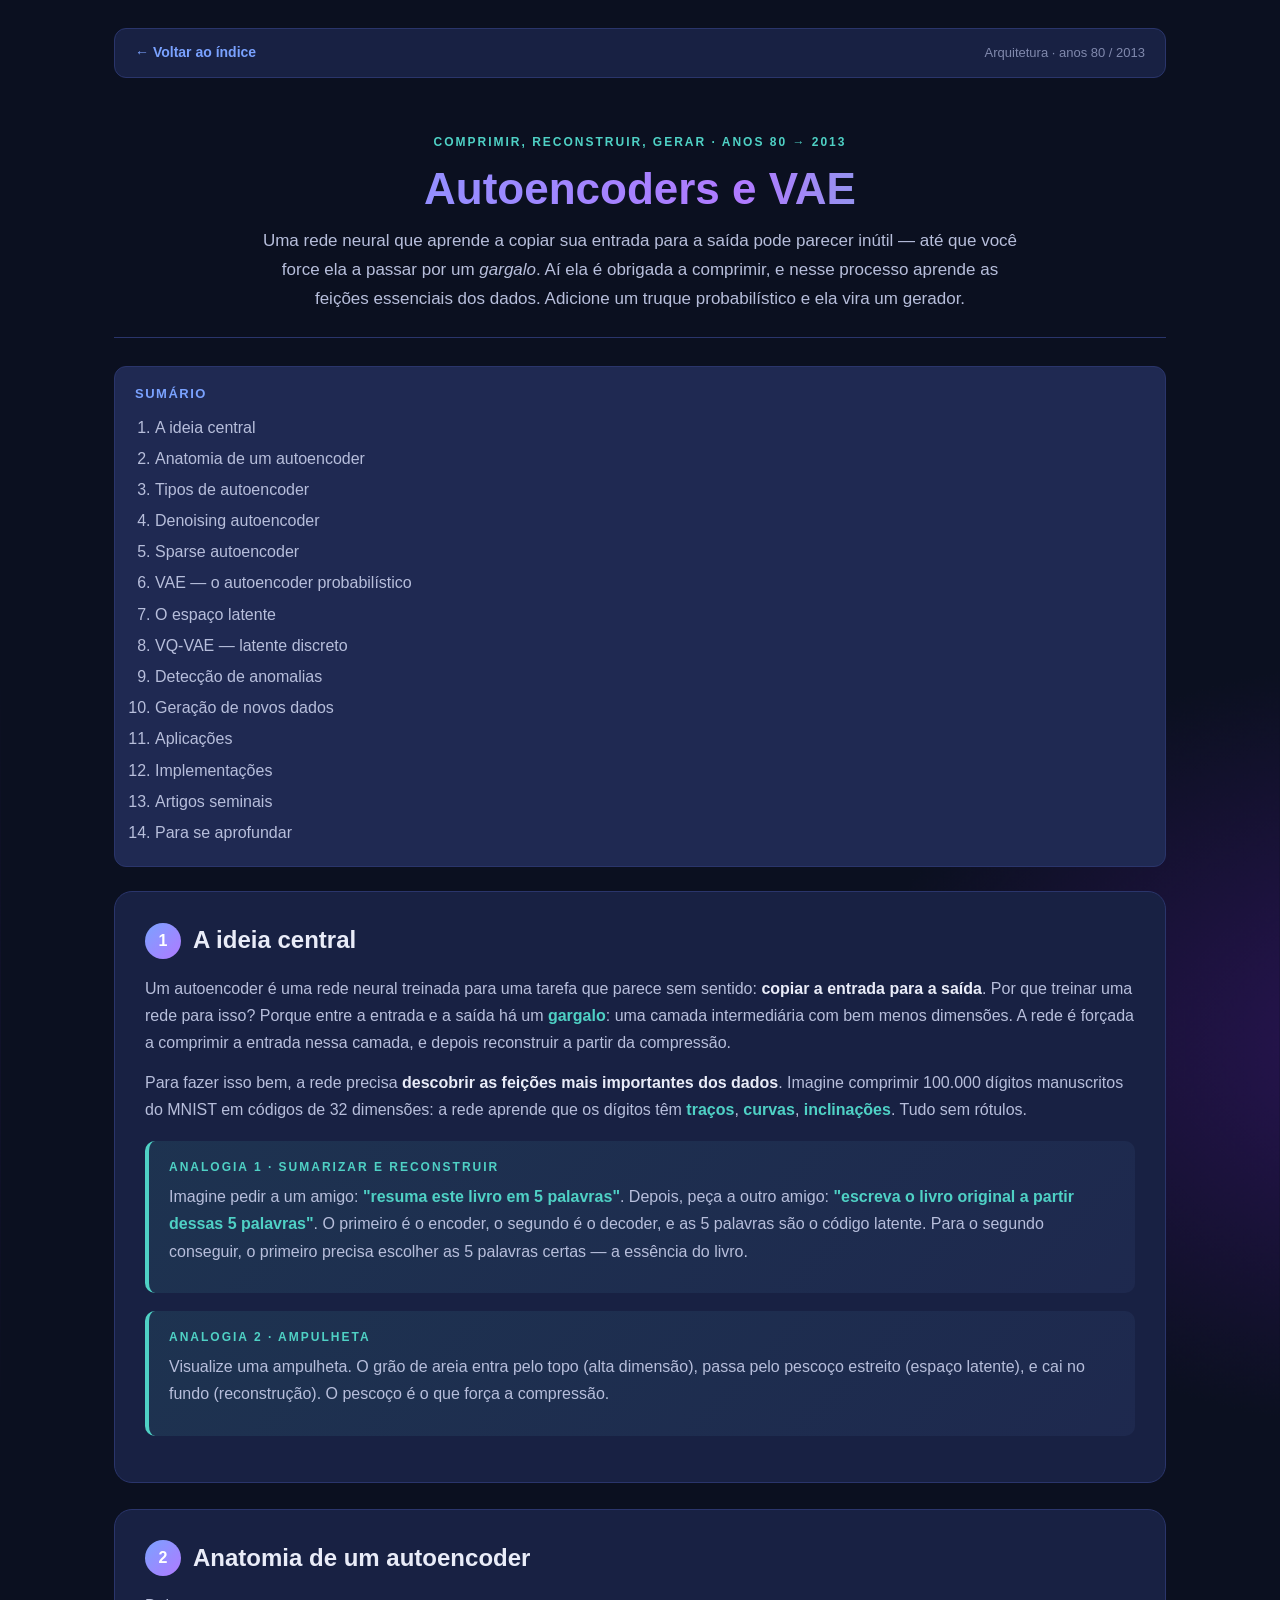
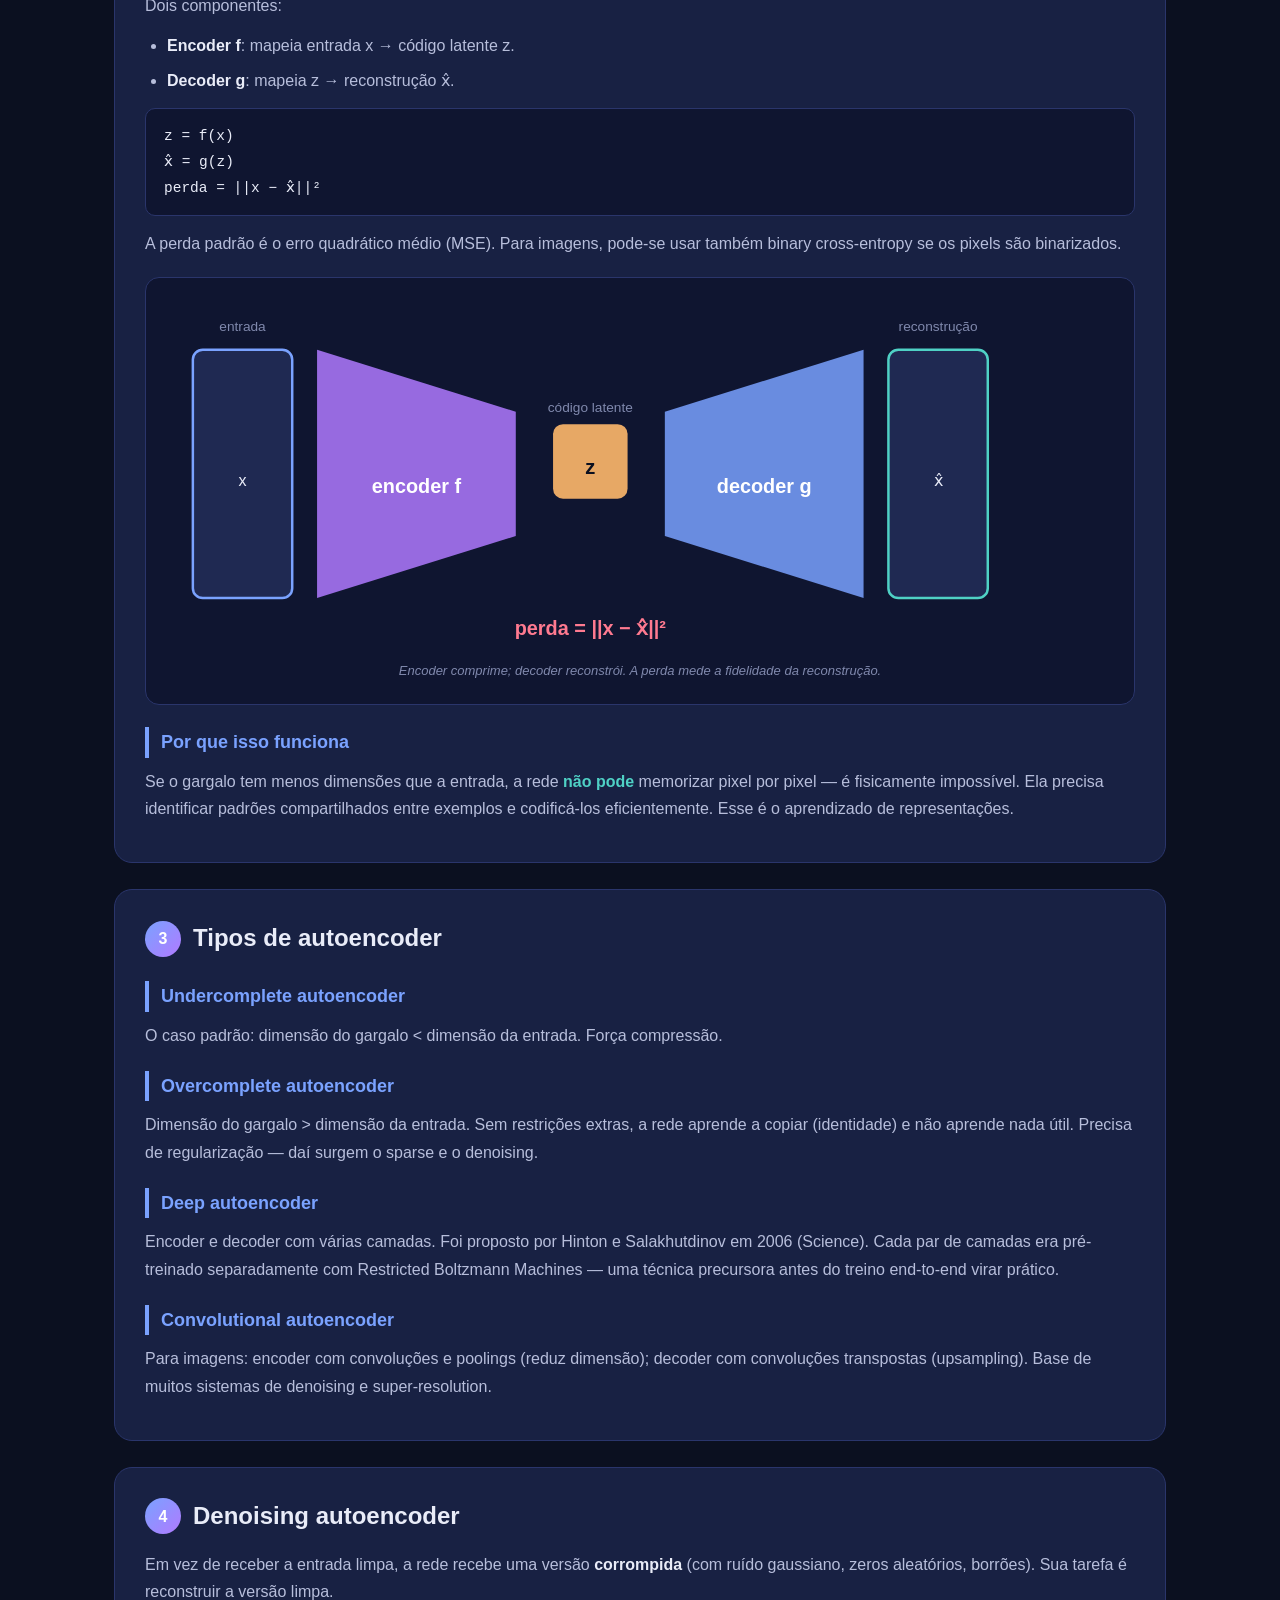
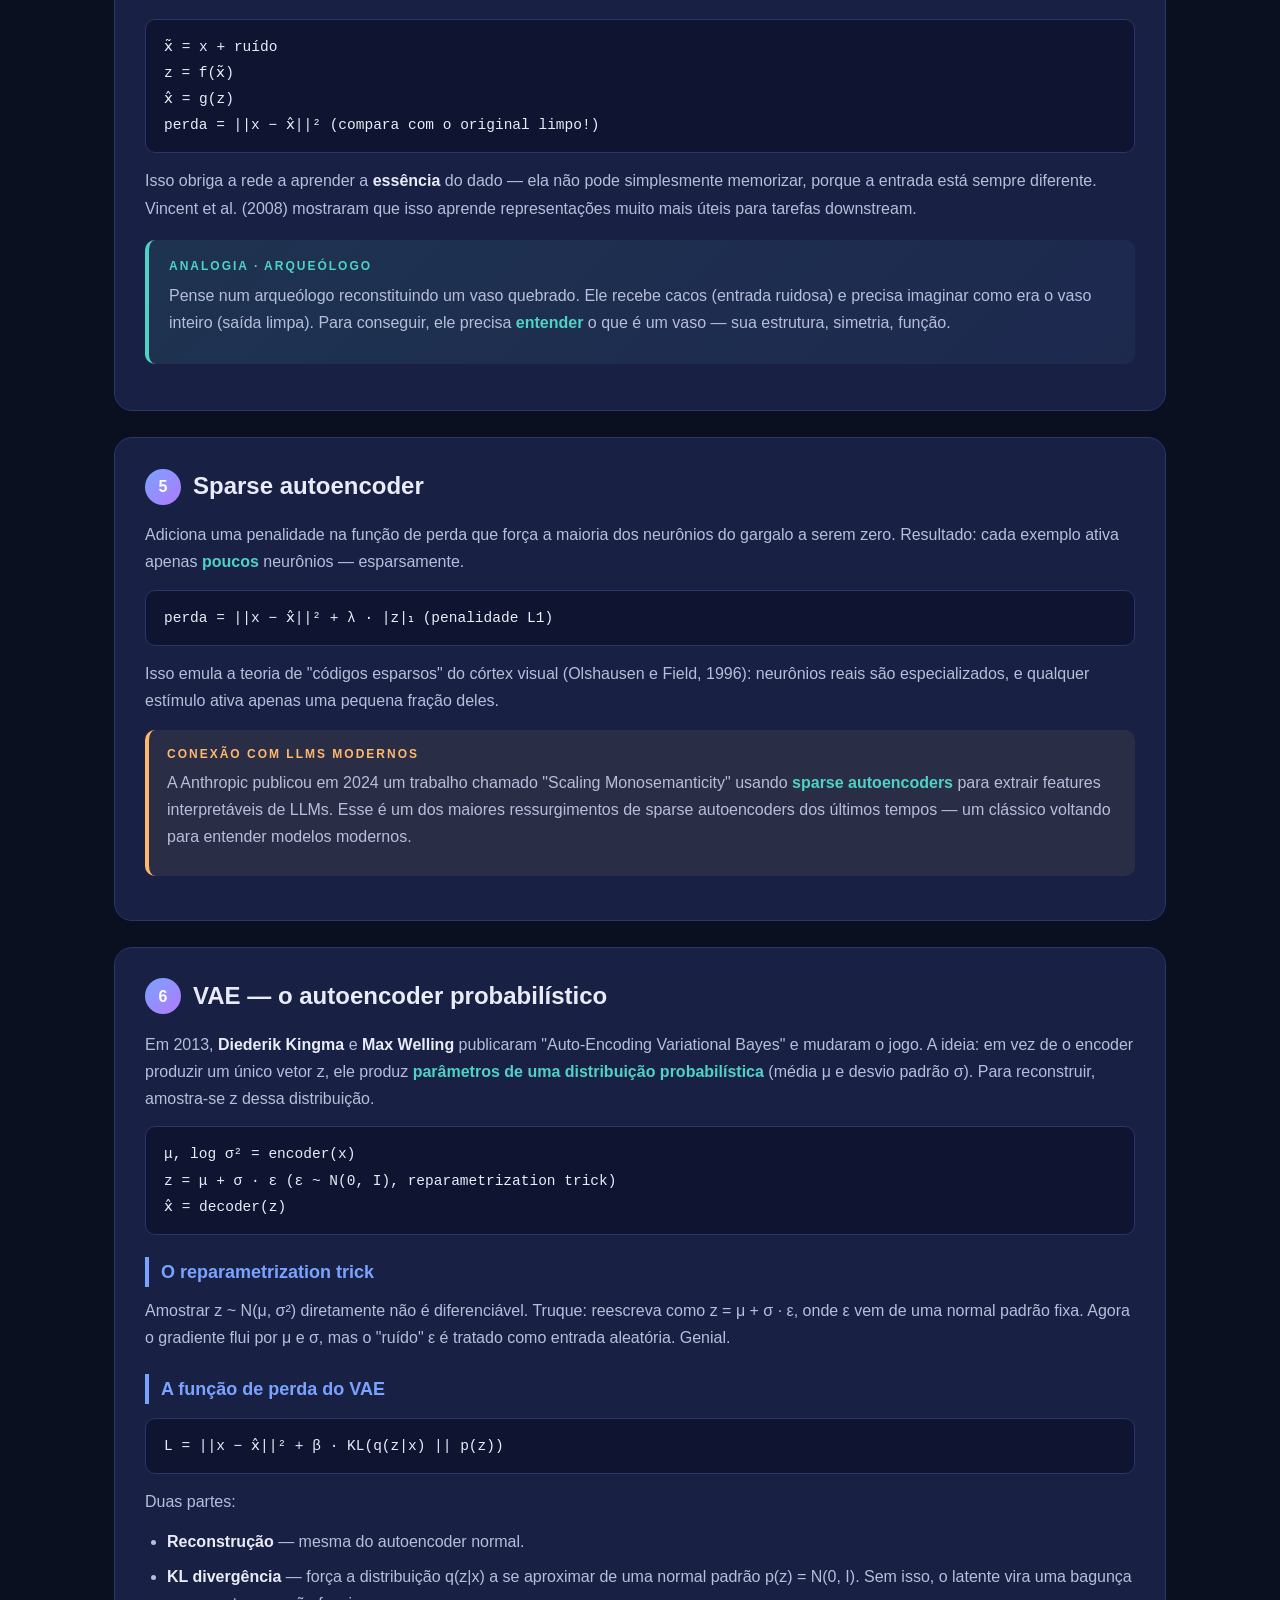
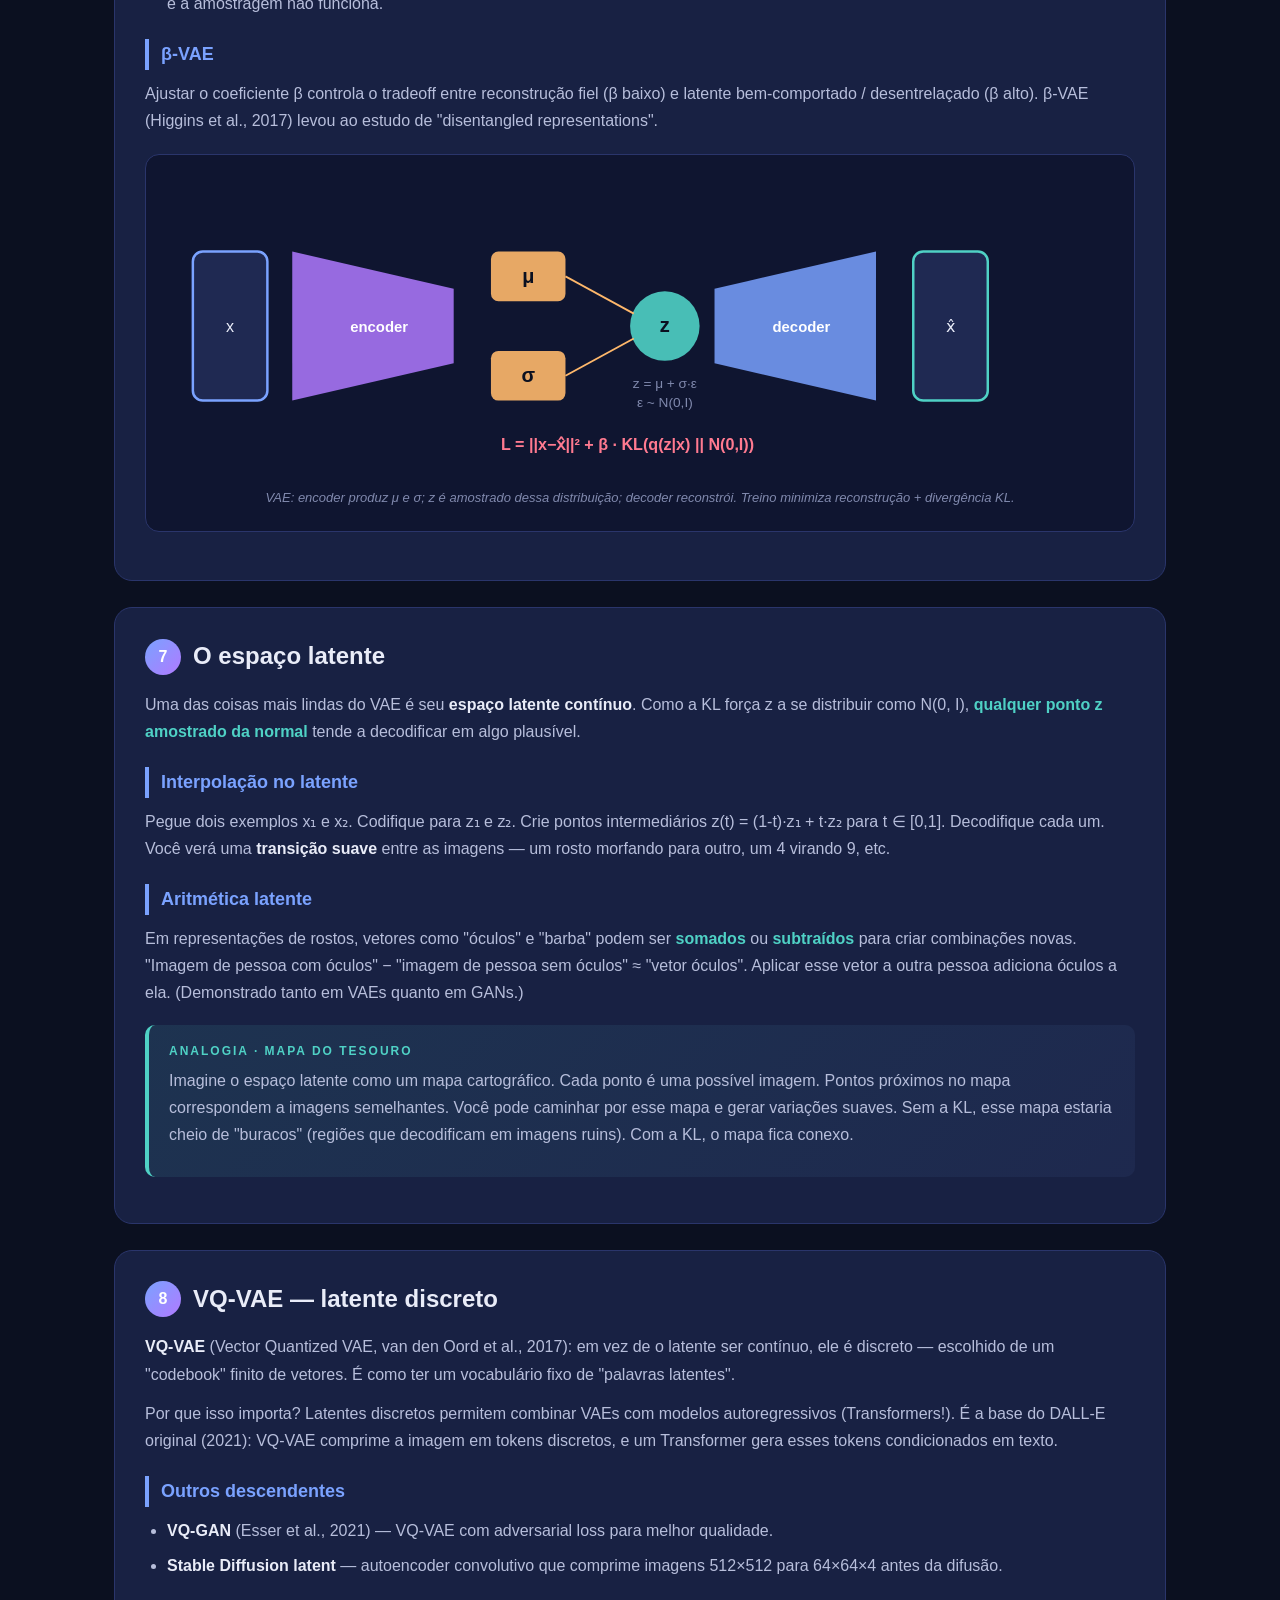
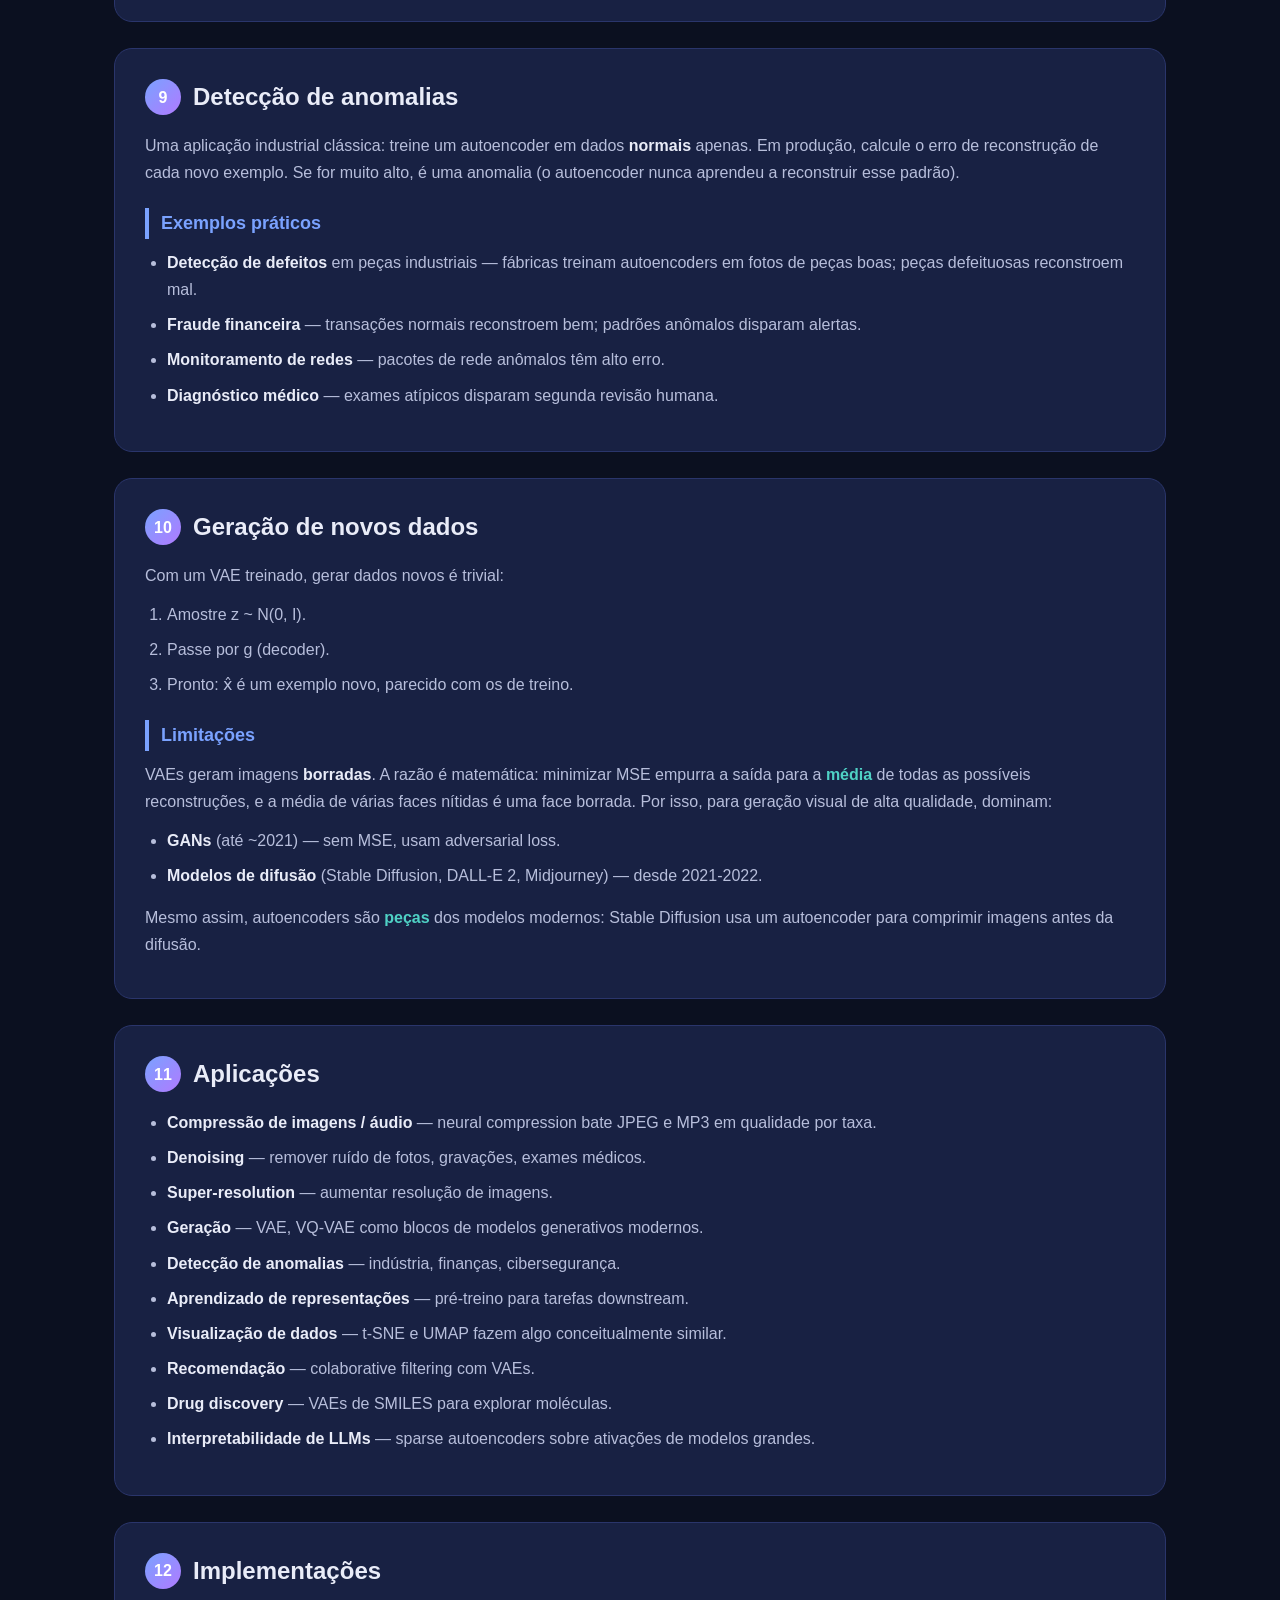
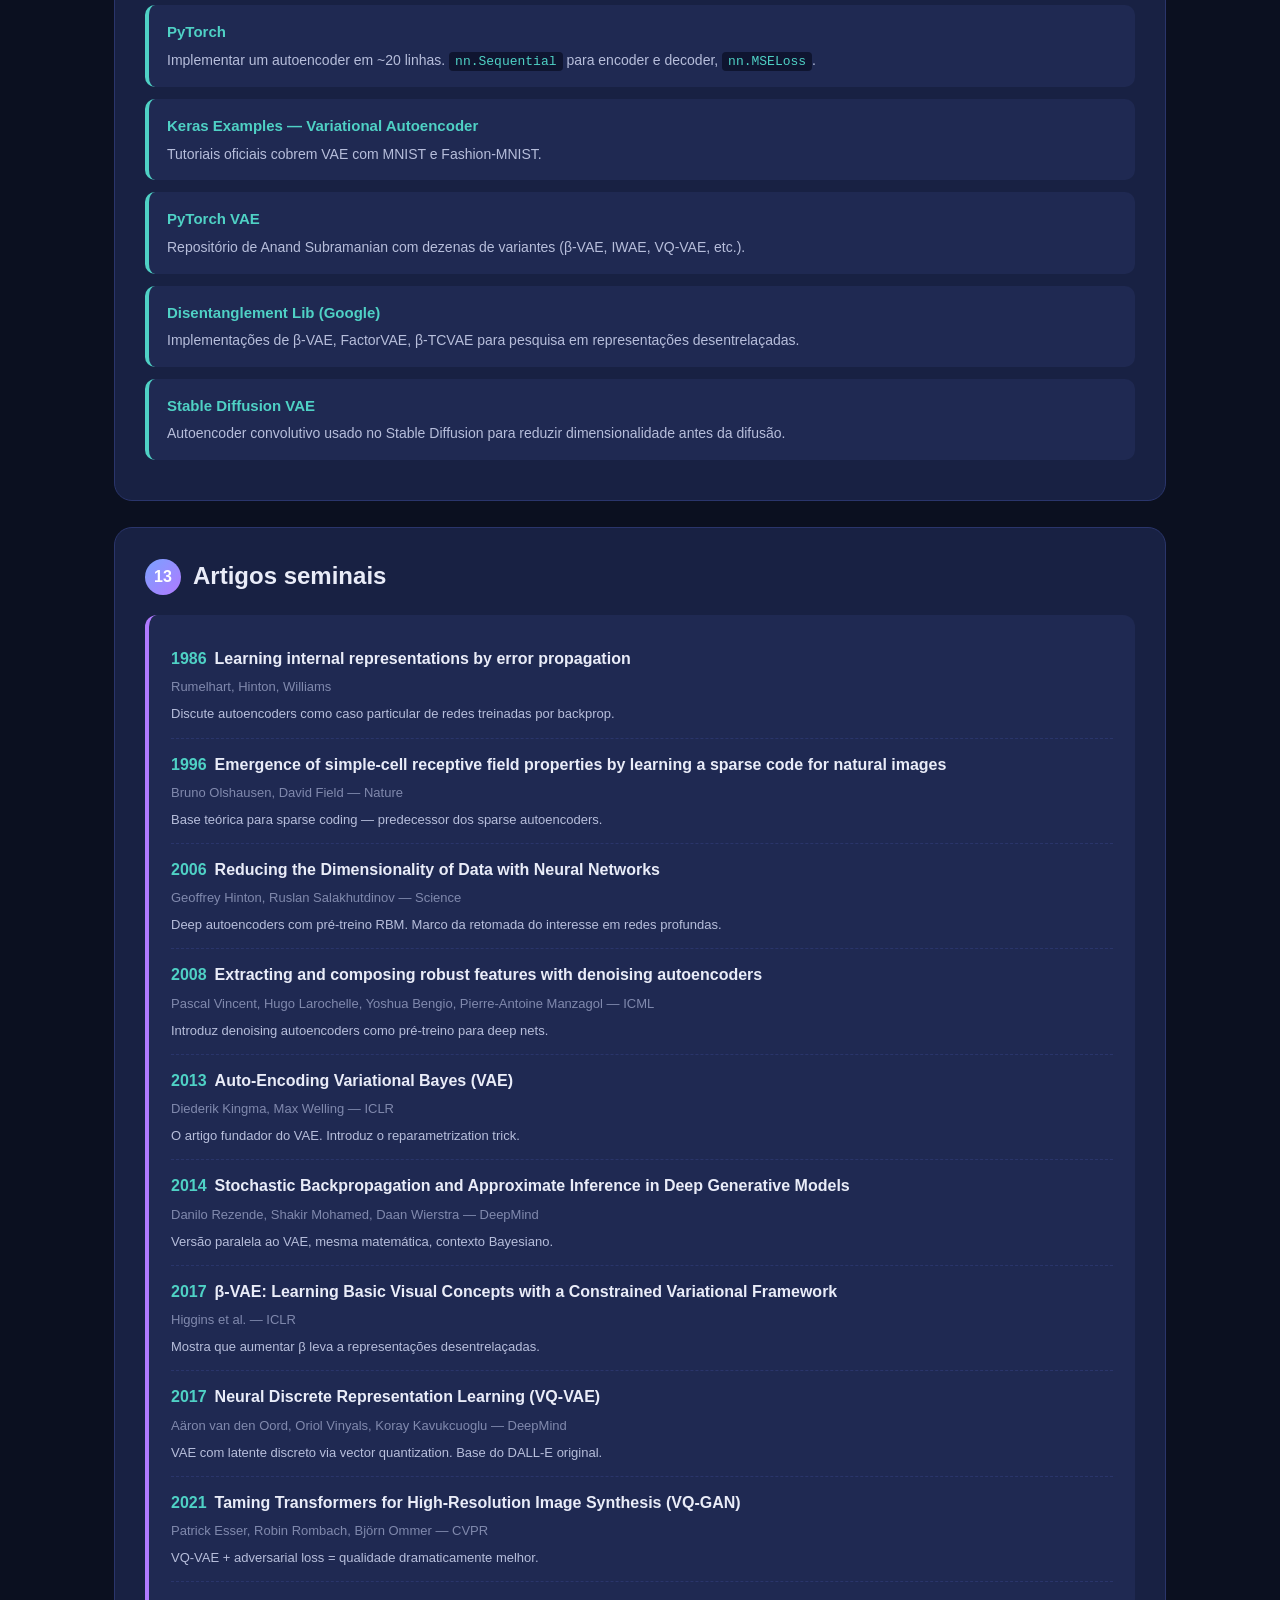
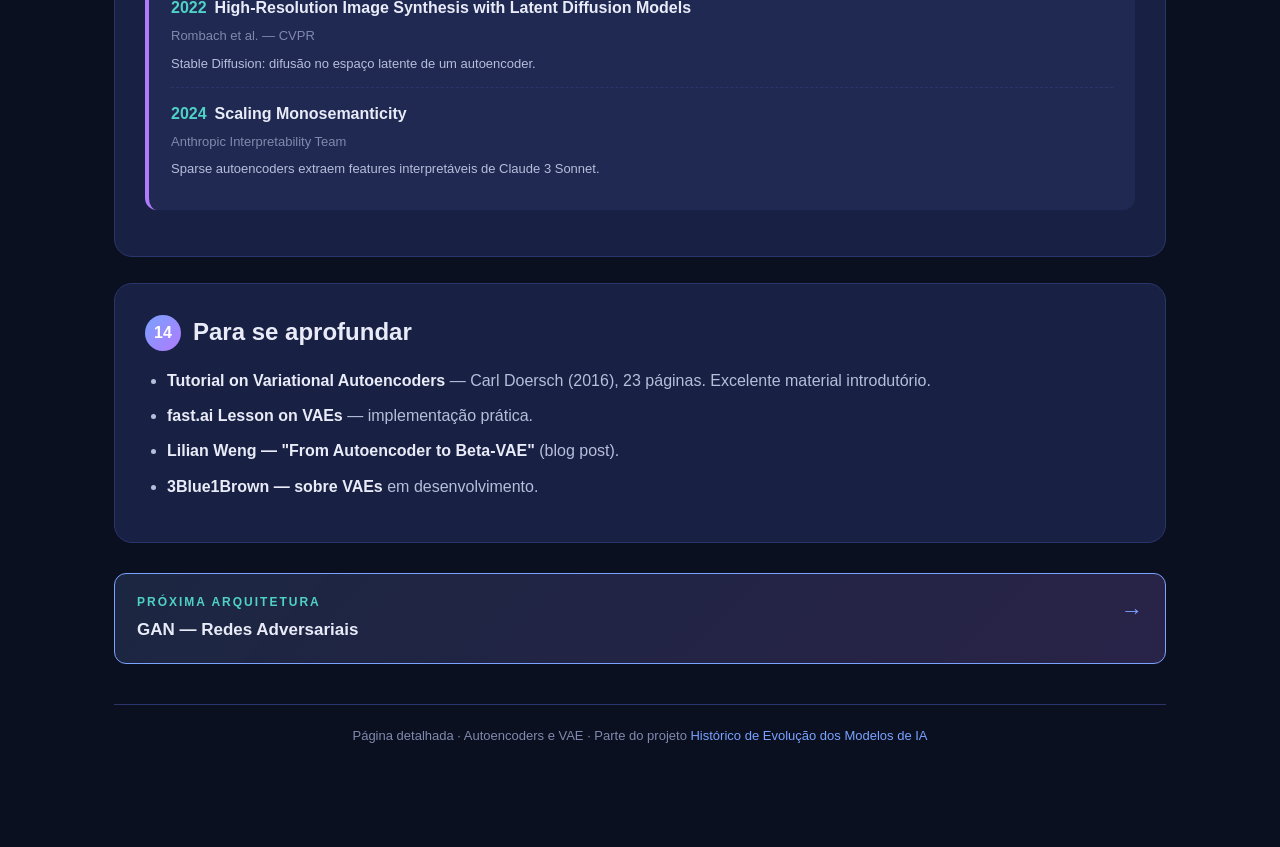
<file: autoencoder.html>
<!DOCTYPE html>
<html lang="pt-BR">
<head>
<meta charset="UTF-8">
<meta name="viewport" content="width=device-width, initial-scale=1.0">
<title>Autoencoders e VAE — Página Detalhada</title>
<link rel="stylesheet" href="style.css">
</head>
<body>
<div class="wrap">

  <nav class="topnav">
    <a href="index.html">← Voltar ao índice</a>
    <span class="crumbs">Arquitetura · anos 80 / 2013</span>
  </nav>

  <header class="hero">
    <div class="eyebrow">Comprimir, reconstruir, gerar · anos 80 → 2013</div>
    <h1>Autoencoders e VAE</h1>
    <p class="lead">
      Uma rede neural que aprende a copiar sua entrada para a saída pode parecer
      inútil — até que você force ela a passar por um <em>gargalo</em>. Aí ela é
      obrigada a comprimir, e nesse processo aprende as feições essenciais dos
      dados. Adicione um truque probabilístico e ela vira um gerador.
    </p>
  </header>

  <div class="toc">
    <h4>Sumário</h4>
    <ol>
      <li><a href="#ideia">A ideia central</a></li>
      <li><a href="#anatomia">Anatomia de um autoencoder</a></li>
      <li><a href="#tipos">Tipos de autoencoder</a></li>
      <li><a href="#denoising">Denoising autoencoder</a></li>
      <li><a href="#sparse">Sparse autoencoder</a></li>
      <li><a href="#vae">VAE — o autoencoder probabilístico</a></li>
      <li><a href="#latente">O espaço latente</a></li>
      <li><a href="#vqvae">VQ-VAE — latente discreto</a></li>
      <li><a href="#anomalia">Detecção de anomalias</a></li>
      <li><a href="#geracao">Geração de novos dados</a></li>
      <li><a href="#aplicacoes">Aplicações</a></li>
      <li><a href="#impl">Implementações</a></li>
      <li><a href="#artigos">Artigos seminais</a></li>
      <li><a href="#aprofundar">Para se aprofundar</a></li>
    </ol>
  </div>

  <!-- ============ IDEIA ============ -->
  <section class="block" id="ideia">
    <h2><span class="num">1</span> A ideia central</h2>

    <p>
      Um autoencoder é uma rede neural treinada para uma tarefa que parece sem
      sentido: <strong>copiar a entrada para a saída</strong>. Por que treinar
      uma rede para isso? Porque entre a entrada e a saída há um <em>gargalo</em>:
      uma camada intermediária com bem menos dimensões. A rede é forçada a
      comprimir a entrada nessa camada, e depois reconstruir a partir da
      compressão.
    </p>

    <p>
      Para fazer isso bem, a rede precisa <strong>descobrir as feições mais
      importantes dos dados</strong>. Imagine comprimir 100.000 dígitos
      manuscritos do MNIST em códigos de 32 dimensões: a rede aprende que os
      dígitos têm <em>traços</em>, <em>curvas</em>, <em>inclinações</em>. Tudo
      sem rótulos.
    </p>

    <div class="analogy">
      <span class="tag">Analogia 1 · sumarizar e reconstruir</span>
      <p>
        Imagine pedir a um amigo: <em>"resuma este livro em 5 palavras"</em>.
        Depois, peça a outro amigo: <em>"escreva o livro original a partir dessas
        5 palavras"</em>. O primeiro é o encoder, o segundo é o decoder, e as 5
        palavras são o código latente. Para o segundo conseguir, o primeiro
        precisa escolher as 5 palavras certas — a essência do livro.
      </p>
    </div>

    <div class="analogy">
      <span class="tag">Analogia 2 · ampulheta</span>
      <p>
        Visualize uma ampulheta. O grão de areia entra pelo topo (alta
        dimensão), passa pelo pescoço estreito (espaço latente), e cai no fundo
        (reconstrução). O pescoço é o que força a compressão.
      </p>
    </div>
  </section>

  <!-- ============ ANATOMIA ============ -->
  <section class="block" id="anatomia">
    <h2><span class="num">2</span> Anatomia de um autoencoder</h2>

    <p>Dois componentes:</p>
    <ul>
      <li><strong>Encoder f</strong>: mapeia entrada x → código latente z.</li>
      <li><strong>Decoder g</strong>: mapeia z → reconstrução x̂.</li>
    </ul>

    <div class="formula">
      z  = f(x)<br>
      x̂ = g(z)<br>
      perda = ||x − x̂||²
    </div>

    <p>
      A perda padrão é o erro quadrático médio (MSE). Para imagens, pode-se usar
      também binary cross-entropy se os pixels são binarizados.
    </p>

    <div class="diagram">
      <svg viewBox="0 0 760 280" xmlns="http://www.w3.org/2000/svg">
        <!-- entrada -->
        <rect x="20" y="40" width="80" height="200" rx="8" fill="#1f2952" stroke="#7aa2ff" stroke-width="2"/>
        <text x="60" y="150" text-anchor="middle" class="svg-text">x</text>
        <text x="60" y="25" text-anchor="middle" class="svg-label">entrada</text>

        <!-- encoder -->
        <polygon points="120,40 280,90 280,190 120,240" fill="#b07aff" opacity="0.85"/>
        <text x="200" y="155" text-anchor="middle" fill="#fff" font-weight="700">encoder f</text>

        <!-- gargalo -->
        <rect x="310" y="100" width="60" height="60" rx="8" fill="#ffb86b" opacity="0.9"/>
        <text x="340" y="140" text-anchor="middle" fill="#0b1020" font-weight="700">z</text>
        <text x="340" y="90" text-anchor="middle" class="svg-label">código latente</text>

        <!-- decoder -->
        <polygon points="400,90 400,190 560,240 560,40" fill="#7aa2ff" opacity="0.85"/>
        <text x="480" y="155" text-anchor="middle" fill="#fff" font-weight="700">decoder g</text>

        <!-- saída -->
        <rect x="580" y="40" width="80" height="200" rx="8" fill="#1f2952" stroke="#4fd1c5" stroke-width="2"/>
        <text x="620" y="150" text-anchor="middle" class="svg-text">x̂</text>
        <text x="620" y="25" text-anchor="middle" class="svg-label">reconstrução</text>

        <text x="340" y="270" text-anchor="middle" fill="#ff7a90" font-weight="700">perda = ||x − x̂||²</text>
      </svg>
      <div class="caption">Encoder comprime; decoder reconstrói. A perda mede a fidelidade da reconstrução.</div>
    </div>

    <h3>Por que isso funciona</h3>
    <p>
      Se o gargalo tem menos dimensões que a entrada, a rede <em>não pode</em>
      memorizar pixel por pixel — é fisicamente impossível. Ela precisa
      identificar padrões compartilhados entre exemplos e codificá-los
      eficientemente. Esse é o aprendizado de representações.
    </p>
  </section>

  <!-- ============ TIPOS ============ -->
  <section class="block" id="tipos">
    <h2><span class="num">3</span> Tipos de autoencoder</h2>

    <h3>Undercomplete autoencoder</h3>
    <p>
      O caso padrão: dimensão do gargalo &lt; dimensão da entrada. Força
      compressão.
    </p>

    <h3>Overcomplete autoencoder</h3>
    <p>
      Dimensão do gargalo &gt; dimensão da entrada. Sem restrições extras,
      a rede aprende a copiar (identidade) e não aprende nada útil. Precisa
      de regularização — daí surgem o sparse e o denoising.
    </p>

    <h3>Deep autoencoder</h3>
    <p>
      Encoder e decoder com várias camadas. Foi proposto por Hinton e
      Salakhutdinov em 2006 (Science). Cada par de camadas era pré-treinado
      separadamente com Restricted Boltzmann Machines — uma técnica
      precursora antes do treino end-to-end virar prático.
    </p>

    <h3>Convolutional autoencoder</h3>
    <p>
      Para imagens: encoder com convoluções e poolings (reduz dimensão);
      decoder com convoluções transpostas (upsampling). Base de muitos
      sistemas de denoising e super-resolution.
    </p>
  </section>

  <!-- ============ DENOISING ============ -->
  <section class="block" id="denoising">
    <h2><span class="num">4</span> Denoising autoencoder</h2>

    <p>
      Em vez de receber a entrada limpa, a rede recebe uma versão
      <strong>corrompida</strong> (com ruído gaussiano, zeros aleatórios,
      borrões). Sua tarefa é reconstruir a versão limpa.
    </p>

    <div class="formula">
      x̃ = x + ruído<br>
      z = f(x̃)<br>
      x̂ = g(z)<br>
      perda = ||x − x̂||² (compara com o original limpo!)
    </div>

    <p>
      Isso obriga a rede a aprender a <strong>essência</strong> do dado —
      ela não pode simplesmente memorizar, porque a entrada está sempre
      diferente. Vincent et al. (2008) mostraram que isso aprende
      representações muito mais úteis para tarefas downstream.
    </p>

    <div class="analogy">
      <span class="tag">Analogia · arqueólogo</span>
      <p>
        Pense num arqueólogo reconstituindo um vaso quebrado. Ele recebe
        cacos (entrada ruidosa) e precisa imaginar como era o vaso inteiro
        (saída limpa). Para conseguir, ele precisa <em>entender</em> o que
        é um vaso — sua estrutura, simetria, função.
      </p>
    </div>
  </section>

  <!-- ============ SPARSE ============ -->
  <section class="block" id="sparse">
    <h2><span class="num">5</span> Sparse autoencoder</h2>

    <p>
      Adiciona uma penalidade na função de perda que força a maioria dos
      neurônios do gargalo a serem zero. Resultado: cada exemplo ativa apenas
      <em>poucos</em> neurônios — esparsamente.
    </p>

    <div class="formula">
      perda = ||x − x̂||² + λ · |z|₁  (penalidade L1)
    </div>

    <p>
      Isso emula a teoria de "códigos esparsos" do córtex visual (Olshausen e
      Field, 1996): neurônios reais são especializados, e qualquer estímulo
      ativa apenas uma pequena fração deles.
    </p>

    <div class="callout">
      <span class="tag">Conexão com LLMs modernos</span>
      <p>
        A Anthropic publicou em 2024 um trabalho chamado "Scaling Monosemanticity"
        usando <em>sparse autoencoders</em> para extrair features interpretáveis
        de LLMs. Esse é um dos maiores ressurgimentos de sparse autoencoders dos
        últimos tempos — um clássico voltando para entender modelos modernos.
      </p>
    </div>
  </section>

  <!-- ============ VAE ============ -->
  <section class="block" id="vae">
    <h2><span class="num">6</span> VAE — o autoencoder probabilístico</h2>

    <p>
      Em 2013, <strong>Diederik Kingma</strong> e <strong>Max Welling</strong>
      publicaram "Auto-Encoding Variational Bayes" e mudaram o jogo. A ideia:
      em vez de o encoder produzir um único vetor z, ele produz <em>parâmetros
      de uma distribuição probabilística</em> (média μ e desvio padrão σ).
      Para reconstruir, amostra-se z dessa distribuição.
    </p>

    <div class="formula">
      μ, log σ² = encoder(x)<br>
      z = μ + σ · ε     (ε ~ N(0, I), reparametrization trick)<br>
      x̂ = decoder(z)
    </div>

    <h3>O reparametrization trick</h3>
    <p>
      Amostrar z ~ N(μ, σ²) diretamente não é diferenciável. Truque: reescreva
      como z = μ + σ · ε, onde ε vem de uma normal padrão fixa. Agora o
      gradiente flui por μ e σ, mas o "ruído" ε é tratado como entrada
      aleatória. Genial.
    </p>

    <h3>A função de perda do VAE</h3>
    <div class="formula">
      L = ||x − x̂||² + β · KL(q(z|x) || p(z))
    </div>
    <p>
      Duas partes:
    </p>
    <ul>
      <li><strong>Reconstrução</strong> — mesma do autoencoder normal.</li>
      <li><strong>KL divergência</strong> — força a distribuição q(z|x) a se aproximar de uma normal padrão p(z) = N(0, I). Sem isso, o latente vira uma bagunça e a amostragem não funciona.</li>
    </ul>

    <h3>β-VAE</h3>
    <p>
      Ajustar o coeficiente β controla o tradeoff entre reconstrução fiel
      (β baixo) e latente bem-comportado / desentrelaçado (β alto). β-VAE
      (Higgins et al., 2017) levou ao estudo de "disentangled representations".
    </p>

    <div class="diagram">
      <svg viewBox="0 0 760 240" xmlns="http://www.w3.org/2000/svg">
        <!-- entrada -->
        <rect x="20" y="60" width="60" height="120" rx="8" fill="#1f2952" stroke="#7aa2ff" stroke-width="2"/>
        <text x="50" y="125" text-anchor="middle" class="svg-text">x</text>

        <!-- encoder -->
        <polygon points="100,60 230,90 230,150 100,180" fill="#b07aff" opacity="0.85"/>
        <text x="170" y="125" text-anchor="middle" fill="#fff" font-weight="700" font-size="12">encoder</text>

        <!-- mu e sigma -->
        <rect x="260" y="60" width="60" height="40" rx="6" fill="#ffb86b" opacity="0.9"/>
        <text x="290" y="85" text-anchor="middle" fill="#0b1020" font-weight="700">μ</text>
        <rect x="260" y="140" width="60" height="40" rx="6" fill="#ffb86b" opacity="0.9"/>
        <text x="290" y="165" text-anchor="middle" fill="#0b1020" font-weight="700">σ</text>

        <!-- z -->
        <circle cx="400" cy="120" r="28" fill="#4fd1c5" opacity="0.9"/>
        <text x="400" y="125" text-anchor="middle" fill="#0b1020" font-weight="700">z</text>
        <text x="400" y="170" text-anchor="middle" class="svg-label">z = μ + σ·ε</text>
        <text x="400" y="185" text-anchor="middle" class="svg-label">ε ~ N(0,I)</text>

        <line x1="320" y1="80" x2="375" y2="110" stroke="#ffb86b" stroke-width="1.5"/>
        <line x1="320" y1="160" x2="375" y2="130" stroke="#ffb86b" stroke-width="1.5"/>

        <!-- decoder -->
        <polygon points="440,90 440,150 570,180 570,60" fill="#7aa2ff" opacity="0.85"/>
        <text x="510" y="125" text-anchor="middle" fill="#fff" font-weight="700" font-size="12">decoder</text>

        <!-- saída -->
        <rect x="600" y="60" width="60" height="120" rx="8" fill="#1f2952" stroke="#4fd1c5" stroke-width="2"/>
        <text x="630" y="125" text-anchor="middle" class="svg-text">x̂</text>

        <text x="370" y="220" text-anchor="middle" fill="#ff7a90" font-size="13" font-weight="700">L = ||x−x̂||² + β · KL(q(z|x) || N(0,I))</text>
      </svg>
      <div class="caption">VAE: encoder produz μ e σ; z é amostrado dessa distribuição; decoder reconstrói. Treino minimiza reconstrução + divergência KL.</div>
    </div>
  </section>

  <!-- ============ LATENTE ============ -->
  <section class="block" id="latente">
    <h2><span class="num">7</span> O espaço latente</h2>

    <p>
      Uma das coisas mais lindas do VAE é seu <strong>espaço latente
      contínuo</strong>. Como a KL força z a se distribuir como N(0, I),
      <em>qualquer ponto z amostrado da normal</em> tende a decodificar em
      algo plausível.
    </p>

    <h3>Interpolação no latente</h3>
    <p>
      Pegue dois exemplos x₁ e x₂. Codifique para z₁ e z₂. Crie pontos
      intermediários z(t) = (1-t)·z₁ + t·z₂ para t ∈ [0,1]. Decodifique
      cada um. Você verá uma <strong>transição suave</strong> entre as imagens —
      um rosto morfando para outro, um 4 virando 9, etc.
    </p>

    <h3>Aritmética latente</h3>
    <p>
      Em representações de rostos, vetores como "óculos" e "barba" podem ser
      <em>somados</em> ou <em>subtraídos</em> para criar combinações novas.
      "Imagem de pessoa com óculos" − "imagem de pessoa sem óculos" ≈ "vetor
      óculos". Aplicar esse vetor a outra pessoa adiciona óculos a ela.
      (Demonstrado tanto em VAEs quanto em GANs.)
    </p>

    <div class="analogy">
      <span class="tag">Analogia · mapa do tesouro</span>
      <p>
        Imagine o espaço latente como um mapa cartográfico. Cada ponto é uma
        possível imagem. Pontos próximos no mapa correspondem a imagens
        semelhantes. Você pode caminhar por esse mapa e gerar variações
        suaves. Sem a KL, esse mapa estaria cheio de "buracos" (regiões que
        decodificam em imagens ruins). Com a KL, o mapa fica conexo.
      </p>
    </div>
  </section>

  <!-- ============ VQVAE ============ -->
  <section class="block" id="vqvae">
    <h2><span class="num">8</span> VQ-VAE — latente discreto</h2>

    <p>
      <strong>VQ-VAE</strong> (Vector Quantized VAE, van den Oord et al., 2017):
      em vez de o latente ser contínuo, ele é discreto — escolhido de um
      "codebook" finito de vetores. É como ter um vocabulário fixo de "palavras
      latentes".
    </p>

    <p>
      Por que isso importa? Latentes discretos permitem combinar VAEs com modelos
      autoregressivos (Transformers!). É a base do DALL-E original (2021):
      VQ-VAE comprime a imagem em tokens discretos, e um Transformer gera esses
      tokens condicionados em texto.
    </p>

    <h3>Outros descendentes</h3>
    <ul>
      <li><strong>VQ-GAN</strong> (Esser et al., 2021) — VQ-VAE com adversarial loss para melhor qualidade.</li>
      <li><strong>Stable Diffusion latent</strong> — autoencoder convolutivo que comprime imagens 512×512 para 64×64×4 antes da difusão.</li>
    </ul>
  </section>

  <!-- ============ ANOMALIA ============ -->
  <section class="block" id="anomalia">
    <h2><span class="num">9</span> Detecção de anomalias</h2>

    <p>
      Uma aplicação industrial clássica: treine um autoencoder em dados
      <strong>normais</strong> apenas. Em produção, calcule o erro de
      reconstrução de cada novo exemplo. Se for muito alto, é uma anomalia
      (o autoencoder nunca aprendeu a reconstruir esse padrão).
    </p>

    <h3>Exemplos práticos</h3>
    <ul>
      <li><strong>Detecção de defeitos</strong> em peças industriais — fábricas treinam autoencoders em fotos de peças boas; peças defeituosas reconstroem mal.</li>
      <li><strong>Fraude financeira</strong> — transações normais reconstroem bem; padrões anômalos disparam alertas.</li>
      <li><strong>Monitoramento de redes</strong> — pacotes de rede anômalos têm alto erro.</li>
      <li><strong>Diagnóstico médico</strong> — exames atípicos disparam segunda revisão humana.</li>
    </ul>
  </section>

  <!-- ============ GERAÇÃO ============ -->
  <section class="block" id="geracao">
    <h2><span class="num">10</span> Geração de novos dados</h2>

    <p>
      Com um VAE treinado, gerar dados novos é trivial:
    </p>
    <ol>
      <li>Amostre z ~ N(0, I).</li>
      <li>Passe por g (decoder).</li>
      <li>Pronto: x̂ é um exemplo novo, parecido com os de treino.</li>
    </ol>

    <h3>Limitações</h3>
    <p>
      VAEs geram imagens <strong>borradas</strong>. A razão é matemática:
      minimizar MSE empurra a saída para a <em>média</em> de todas as
      possíveis reconstruções, e a média de várias faces nítidas é uma face
      borrada. Por isso, para geração visual de alta qualidade, dominam:
    </p>
    <ul>
      <li><strong>GANs</strong> (até ~2021) — sem MSE, usam adversarial loss.</li>
      <li><strong>Modelos de difusão</strong> (Stable Diffusion, DALL-E 2, Midjourney) — desde 2021-2022.</li>
    </ul>

    <p>
      Mesmo assim, autoencoders são <em>peças</em> dos modelos modernos:
      Stable Diffusion usa um autoencoder para comprimir imagens antes da
      difusão.
    </p>
  </section>

  <!-- ============ APLICAÇÕES ============ -->
  <section class="block" id="aplicacoes">
    <h2><span class="num">11</span> Aplicações</h2>

    <ul>
      <li><strong>Compressão de imagens / áudio</strong> — neural compression bate JPEG e MP3 em qualidade por taxa.</li>
      <li><strong>Denoising</strong> — remover ruído de fotos, gravações, exames médicos.</li>
      <li><strong>Super-resolution</strong> — aumentar resolução de imagens.</li>
      <li><strong>Geração</strong> — VAE, VQ-VAE como blocos de modelos generativos modernos.</li>
      <li><strong>Detecção de anomalias</strong> — indústria, finanças, cibersegurança.</li>
      <li><strong>Aprendizado de representações</strong> — pré-treino para tarefas downstream.</li>
      <li><strong>Visualização de dados</strong> — t-SNE e UMAP fazem algo conceitualmente similar.</li>
      <li><strong>Recomendação</strong> — colaborative filtering com VAEs.</li>
      <li><strong>Drug discovery</strong> — VAEs de SMILES para explorar moléculas.</li>
      <li><strong>Interpretabilidade de LLMs</strong> — sparse autoencoders sobre ativações de modelos grandes.</li>
    </ul>
  </section>

  <!-- ============ IMPL ============ -->
  <section class="block" id="impl">
    <h2><span class="num">12</span> Implementações</h2>

    <div class="impl">
      <div class="iname">PyTorch</div>
      <div class="idesc">Implementar um autoencoder em ~20 linhas. <code>nn.Sequential</code> para encoder e decoder, <code>nn.MSELoss</code>.</div>
    </div>
    <div class="impl">
      <div class="iname">Keras Examples — Variational Autoencoder</div>
      <div class="idesc">Tutoriais oficiais cobrem VAE com MNIST e Fashion-MNIST.</div>
    </div>
    <div class="impl">
      <div class="iname">PyTorch VAE</div>
      <div class="idesc">Repositório de Anand Subramanian com dezenas de variantes (β-VAE, IWAE, VQ-VAE, etc.).</div>
    </div>
    <div class="impl">
      <div class="iname">Disentanglement Lib (Google)</div>
      <div class="idesc">Implementações de β-VAE, FactorVAE, β-TCVAE para pesquisa em representações desentrelaçadas.</div>
    </div>
    <div class="impl">
      <div class="iname">Stable Diffusion VAE</div>
      <div class="idesc">Autoencoder convolutivo usado no Stable Diffusion para reduzir dimensionalidade antes da difusão.</div>
    </div>
  </section>

  <!-- ============ ARTIGOS ============ -->
  <section class="block" id="artigos">
    <h2><span class="num">13</span> Artigos seminais</h2>
    <div class="papers">
      <div class="paper">
        <span class="pyear">1986</span><span class="ptitle">Learning internal representations by error propagation</span><br>
        <span class="pauthors">Rumelhart, Hinton, Williams</span>
        <div class="psumm">Discute autoencoders como caso particular de redes treinadas por backprop.</div>
      </div>
      <div class="paper">
        <span class="pyear">1996</span><span class="ptitle">Emergence of simple-cell receptive field properties by learning a sparse code for natural images</span><br>
        <span class="pauthors">Bruno Olshausen, David Field — Nature</span>
        <div class="psumm">Base teórica para sparse coding — predecessor dos sparse autoencoders.</div>
      </div>
      <div class="paper">
        <span class="pyear">2006</span><span class="ptitle">Reducing the Dimensionality of Data with Neural Networks</span><br>
        <span class="pauthors">Geoffrey Hinton, Ruslan Salakhutdinov — Science</span>
        <div class="psumm">Deep autoencoders com pré-treino RBM. Marco da retomada do interesse em redes profundas.</div>
      </div>
      <div class="paper">
        <span class="pyear">2008</span><span class="ptitle">Extracting and composing robust features with denoising autoencoders</span><br>
        <span class="pauthors">Pascal Vincent, Hugo Larochelle, Yoshua Bengio, Pierre-Antoine Manzagol — ICML</span>
        <div class="psumm">Introduz denoising autoencoders como pré-treino para deep nets.</div>
      </div>
      <div class="paper">
        <span class="pyear">2013</span><span class="ptitle">Auto-Encoding Variational Bayes (VAE)</span><br>
        <span class="pauthors">Diederik Kingma, Max Welling — ICLR</span>
        <div class="psumm">O artigo fundador do VAE. Introduz o reparametrization trick.</div>
      </div>
      <div class="paper">
        <span class="pyear">2014</span><span class="ptitle">Stochastic Backpropagation and Approximate Inference in Deep Generative Models</span><br>
        <span class="pauthors">Danilo Rezende, Shakir Mohamed, Daan Wierstra — DeepMind</span>
        <div class="psumm">Versão paralela ao VAE, mesma matemática, contexto Bayesiano.</div>
      </div>
      <div class="paper">
        <span class="pyear">2017</span><span class="ptitle">β-VAE: Learning Basic Visual Concepts with a Constrained Variational Framework</span><br>
        <span class="pauthors">Higgins et al. — ICLR</span>
        <div class="psumm">Mostra que aumentar β leva a representações desentrelaçadas.</div>
      </div>
      <div class="paper">
        <span class="pyear">2017</span><span class="ptitle">Neural Discrete Representation Learning (VQ-VAE)</span><br>
        <span class="pauthors">Aäron van den Oord, Oriol Vinyals, Koray Kavukcuoglu — DeepMind</span>
        <div class="psumm">VAE com latente discreto via vector quantization. Base do DALL-E original.</div>
      </div>
      <div class="paper">
        <span class="pyear">2021</span><span class="ptitle">Taming Transformers for High-Resolution Image Synthesis (VQ-GAN)</span><br>
        <span class="pauthors">Patrick Esser, Robin Rombach, Björn Ommer — CVPR</span>
        <div class="psumm">VQ-VAE + adversarial loss = qualidade dramaticamente melhor.</div>
      </div>
      <div class="paper">
        <span class="pyear">2022</span><span class="ptitle">High-Resolution Image Synthesis with Latent Diffusion Models</span><br>
        <span class="pauthors">Rombach et al. — CVPR</span>
        <div class="psumm">Stable Diffusion: difusão no espaço latente de um autoencoder.</div>
      </div>
      <div class="paper">
        <span class="pyear">2024</span><span class="ptitle">Scaling Monosemanticity</span><br>
        <span class="pauthors">Anthropic Interpretability Team</span>
        <div class="psumm">Sparse autoencoders extraem features interpretáveis de Claude 3 Sonnet.</div>
      </div>
    </div>
  </section>

  <!-- ============ APROFUNDAR ============ -->
  <section class="block" id="aprofundar">
    <h2><span class="num">14</span> Para se aprofundar</h2>

    <ul>
      <li><strong>Tutorial on Variational Autoencoders</strong> — Carl Doersch (2016), 23 páginas. Excelente material introdutório.</li>
      <li><strong>fast.ai Lesson on VAEs</strong> — implementação prática.</li>
      <li><strong>Lilian Weng — "From Autoencoder to Beta-VAE"</strong> (blog post).</li>
      <li><strong>3Blue1Brown — sobre VAEs</strong> em desenvolvimento.</li>
    </ul>
  </section>

  <a href="gan.html" class="deeplink">
    <span class="arrow">→</span>
    <span class="dt">Próxima arquitetura</span>
    <span class="dn">GAN — Redes Adversariais</span>
  </a>

  <footer>
    <p>Página detalhada · Autoencoders e VAE · Parte do projeto <a href="index.html">Histórico de Evolução dos Modelos de IA</a></p>
  </footer>
</div>
</body>
</html>
</file>
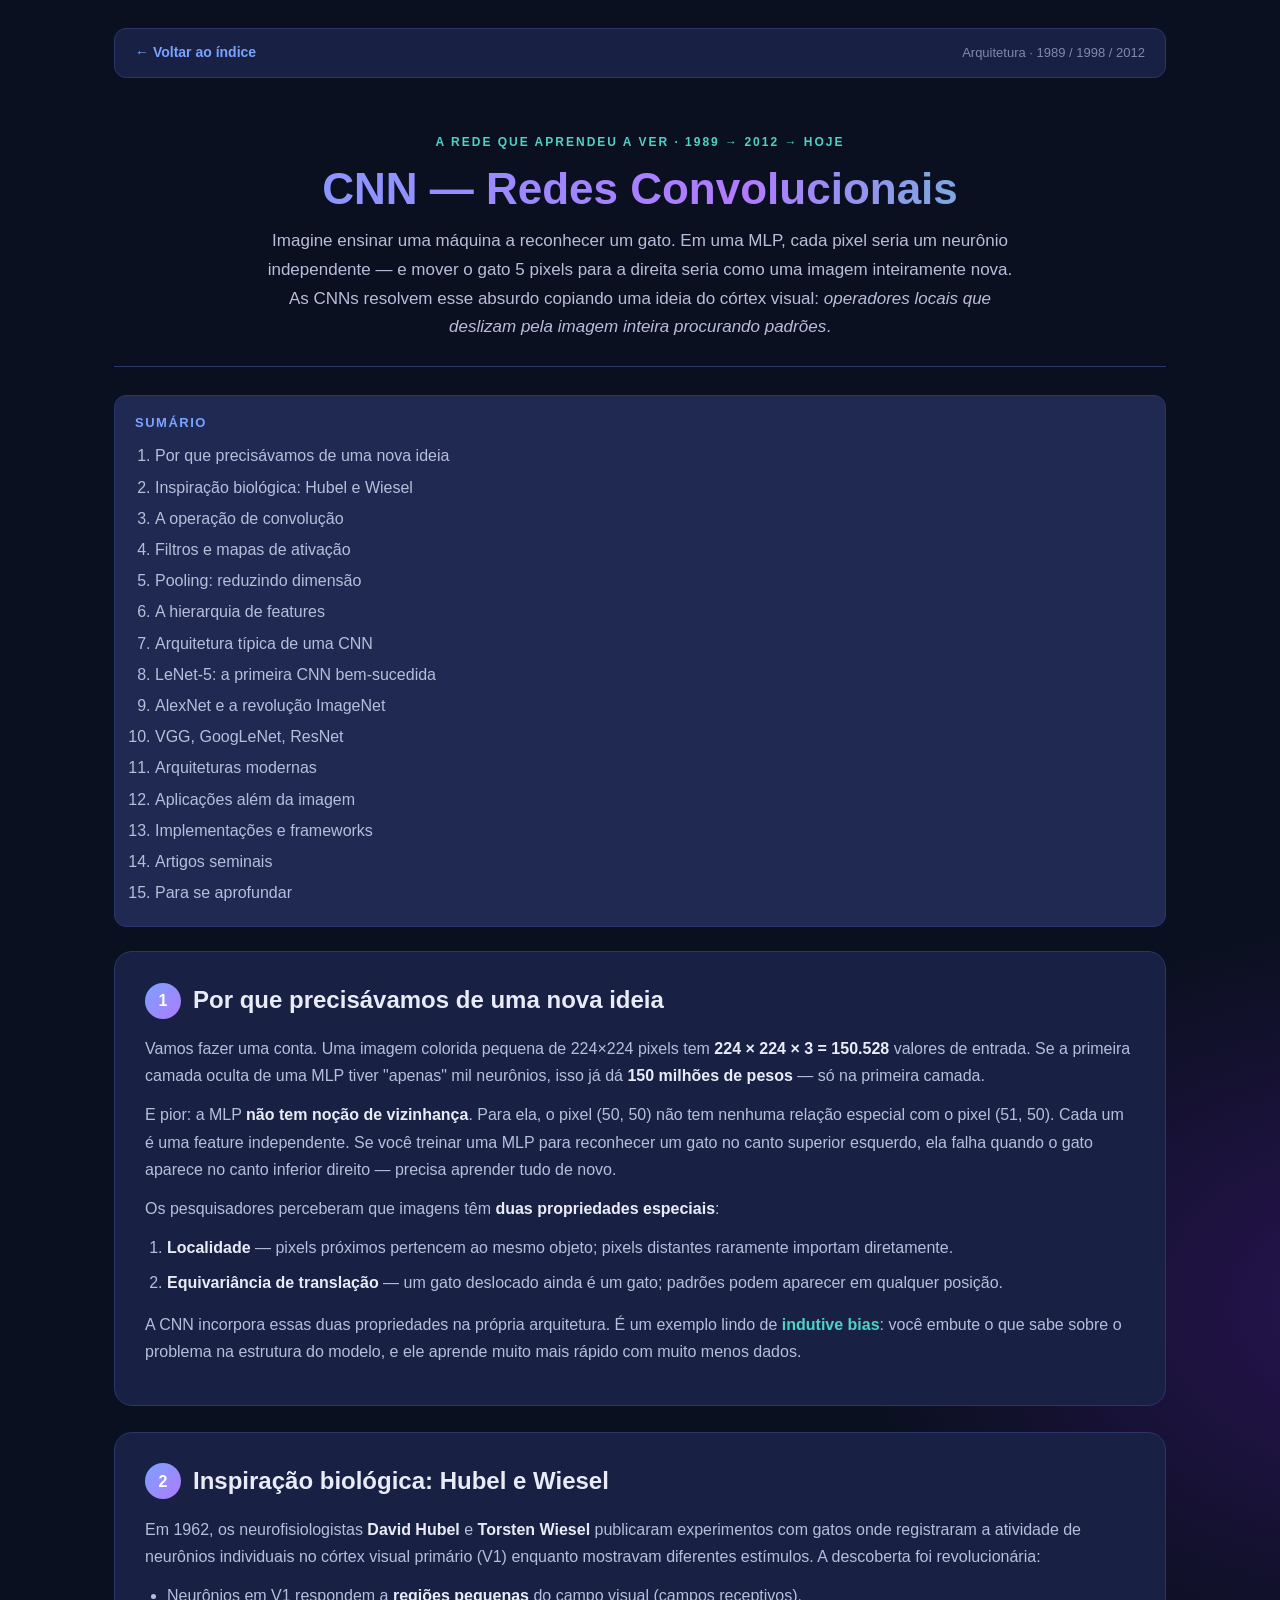
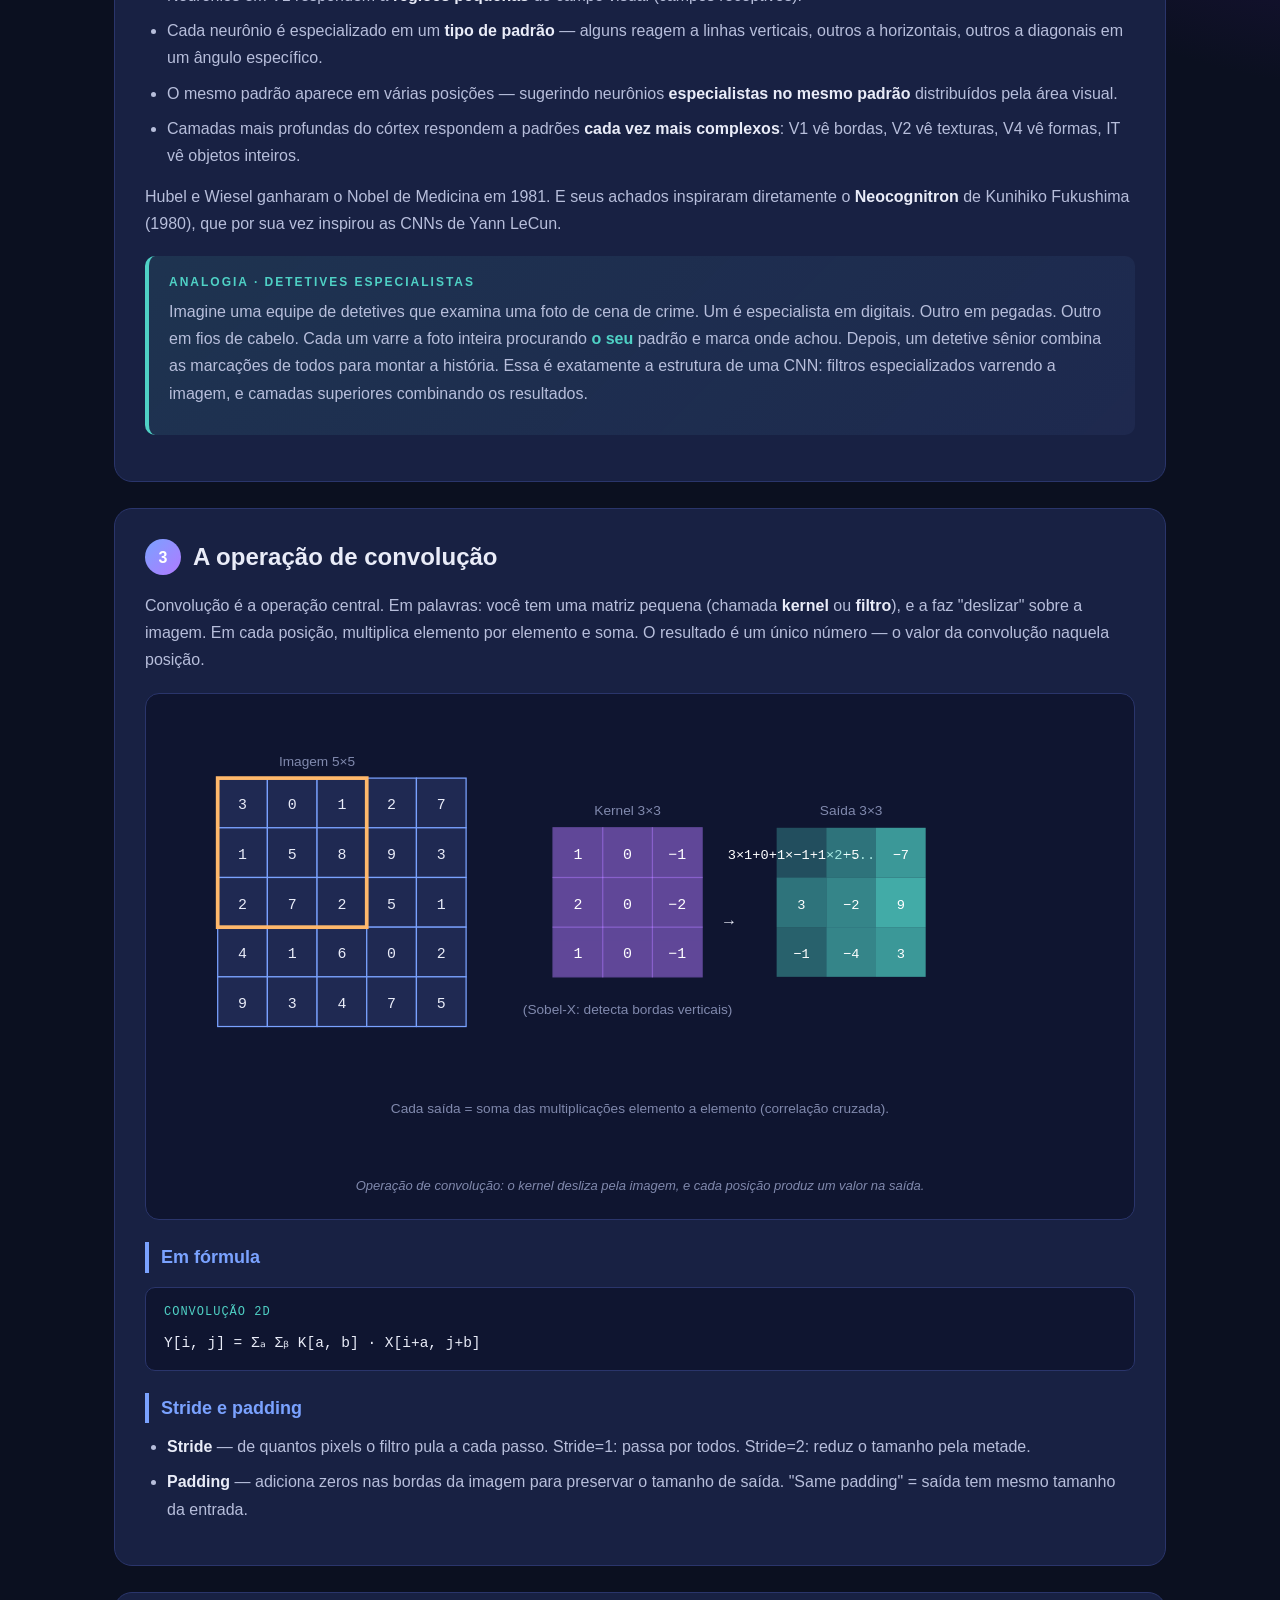
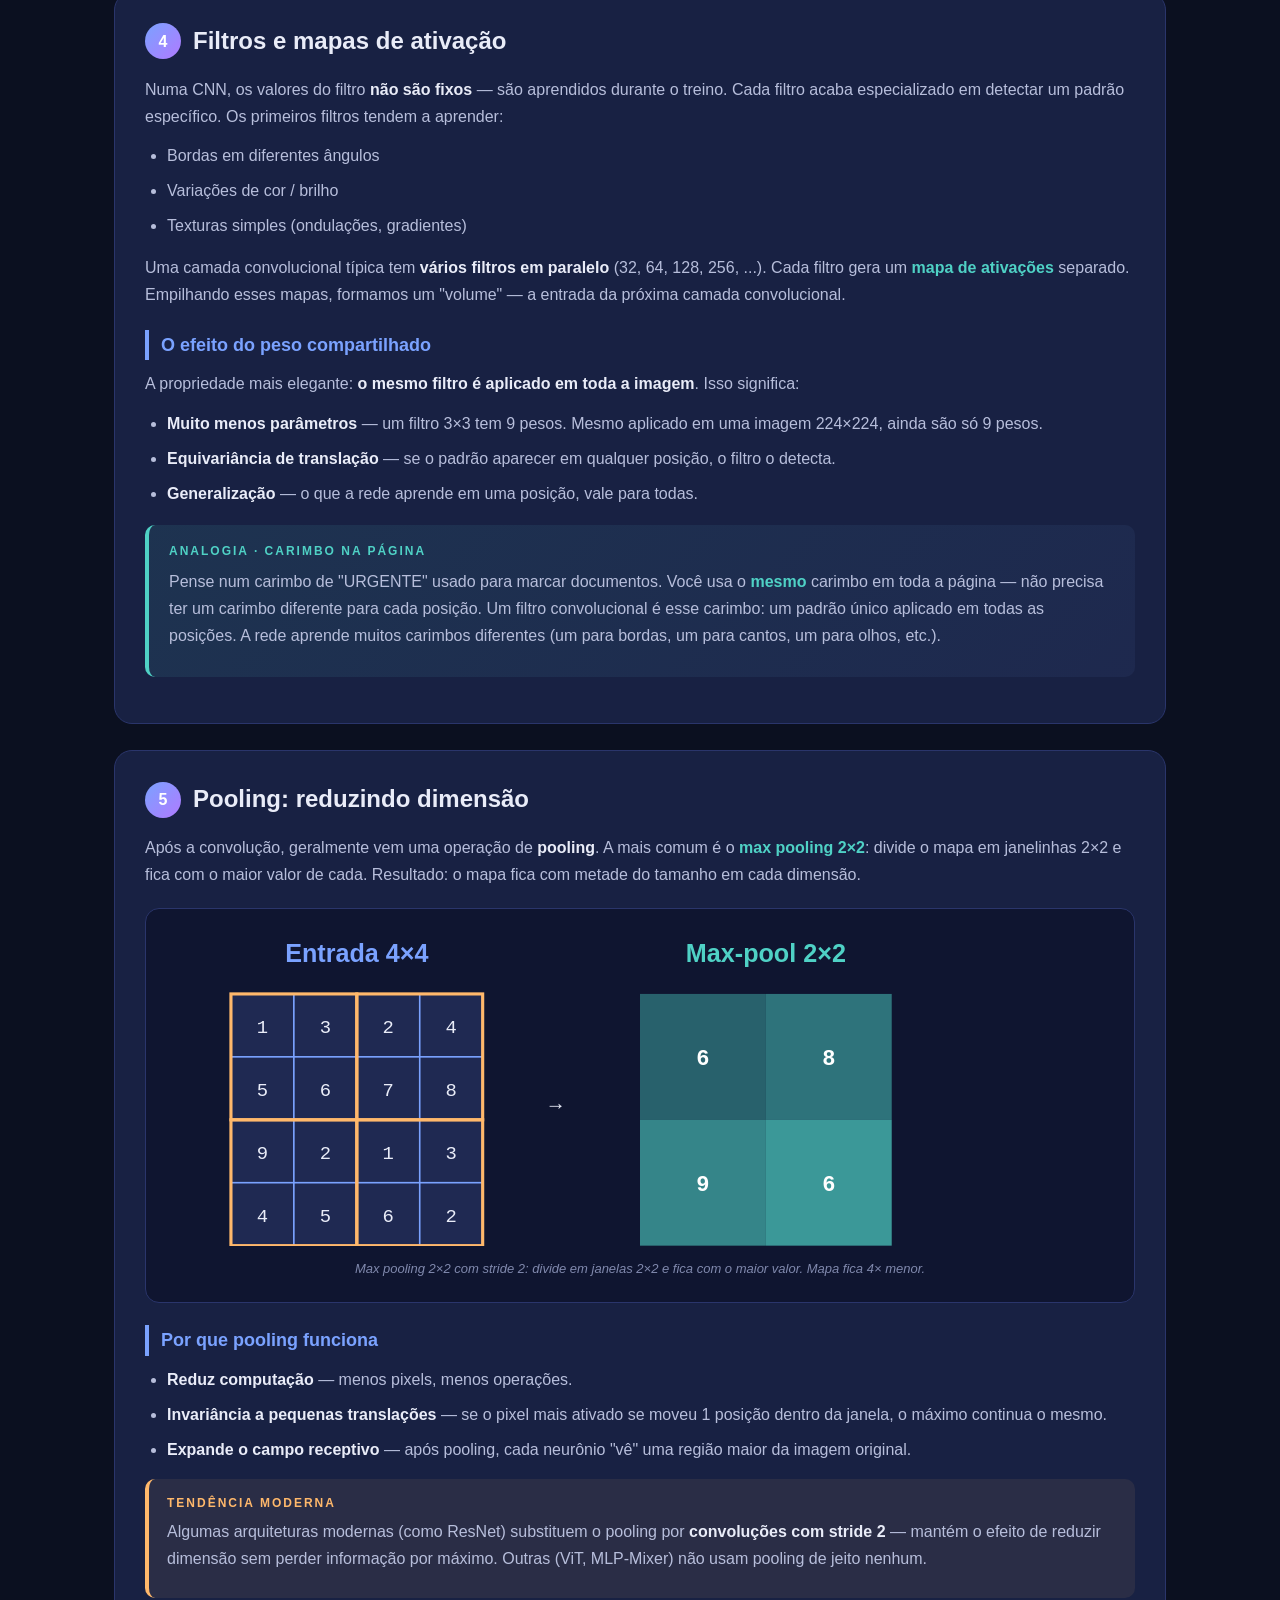
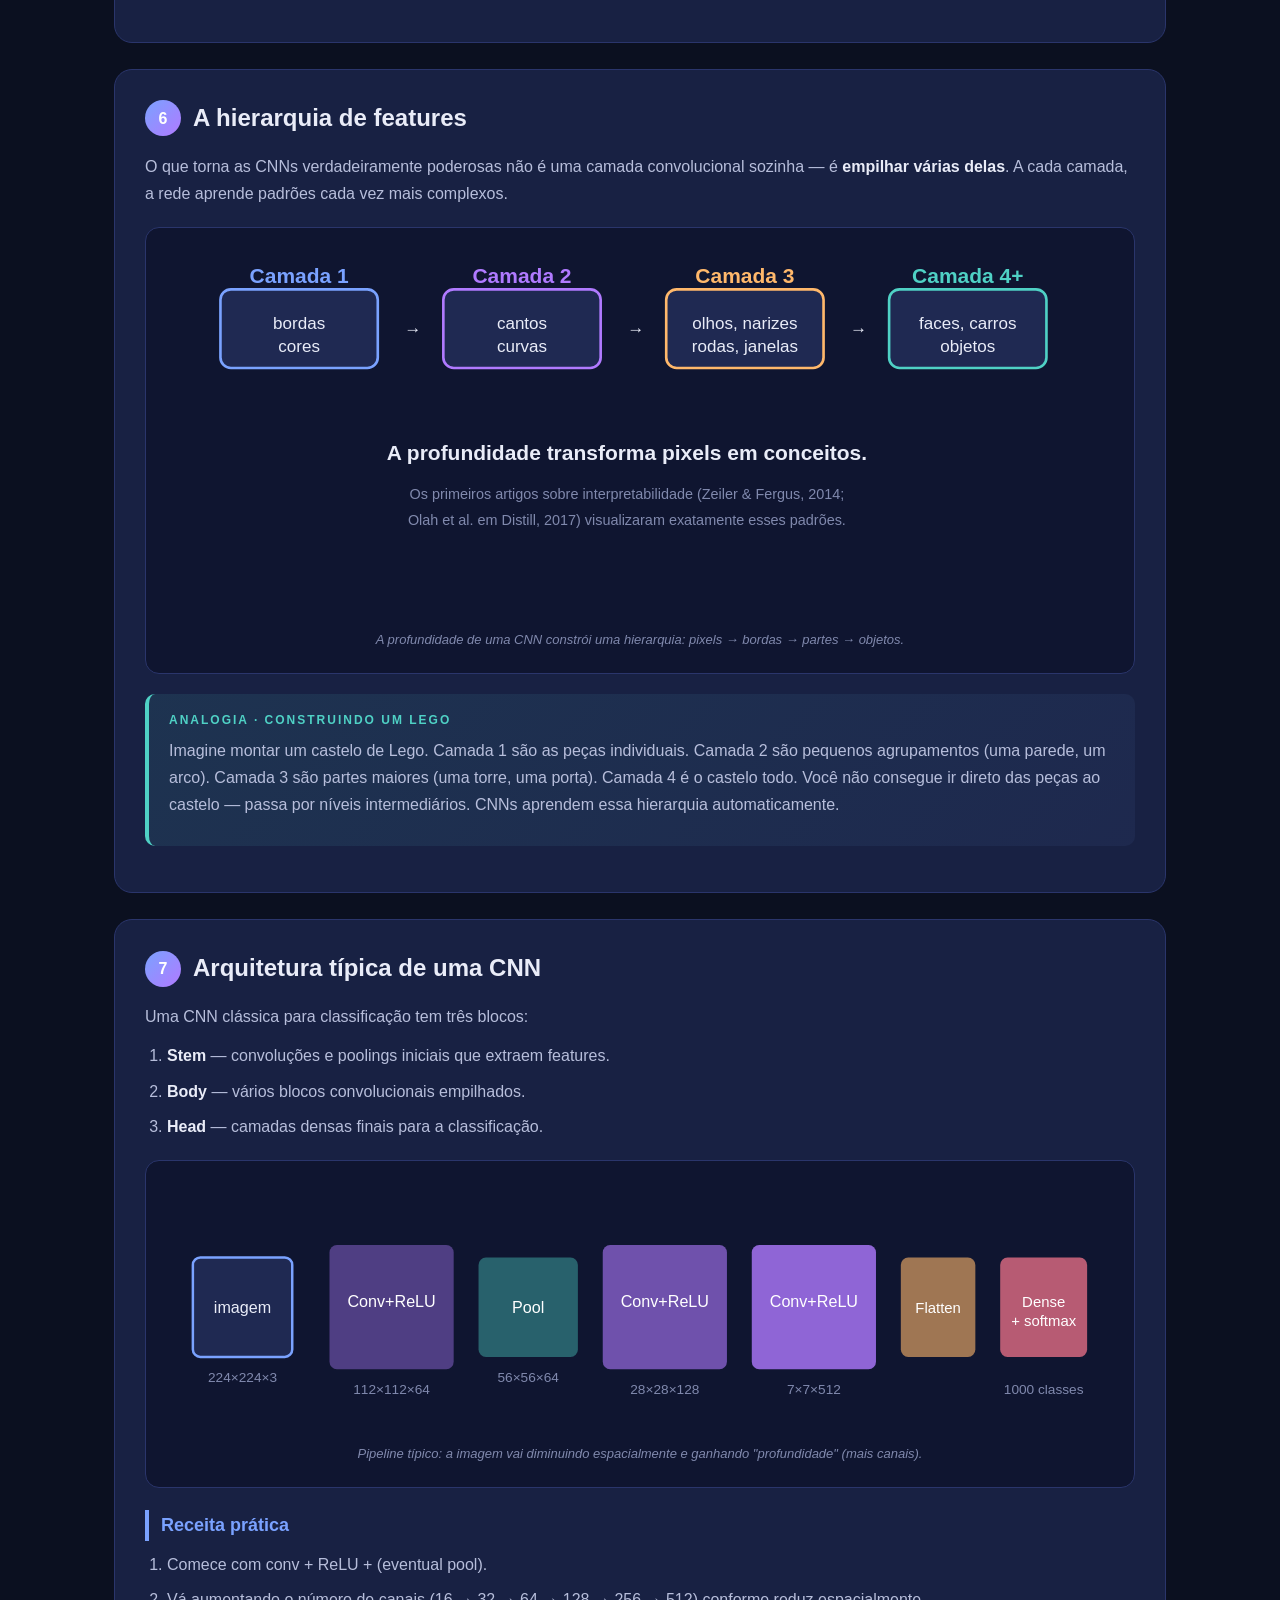
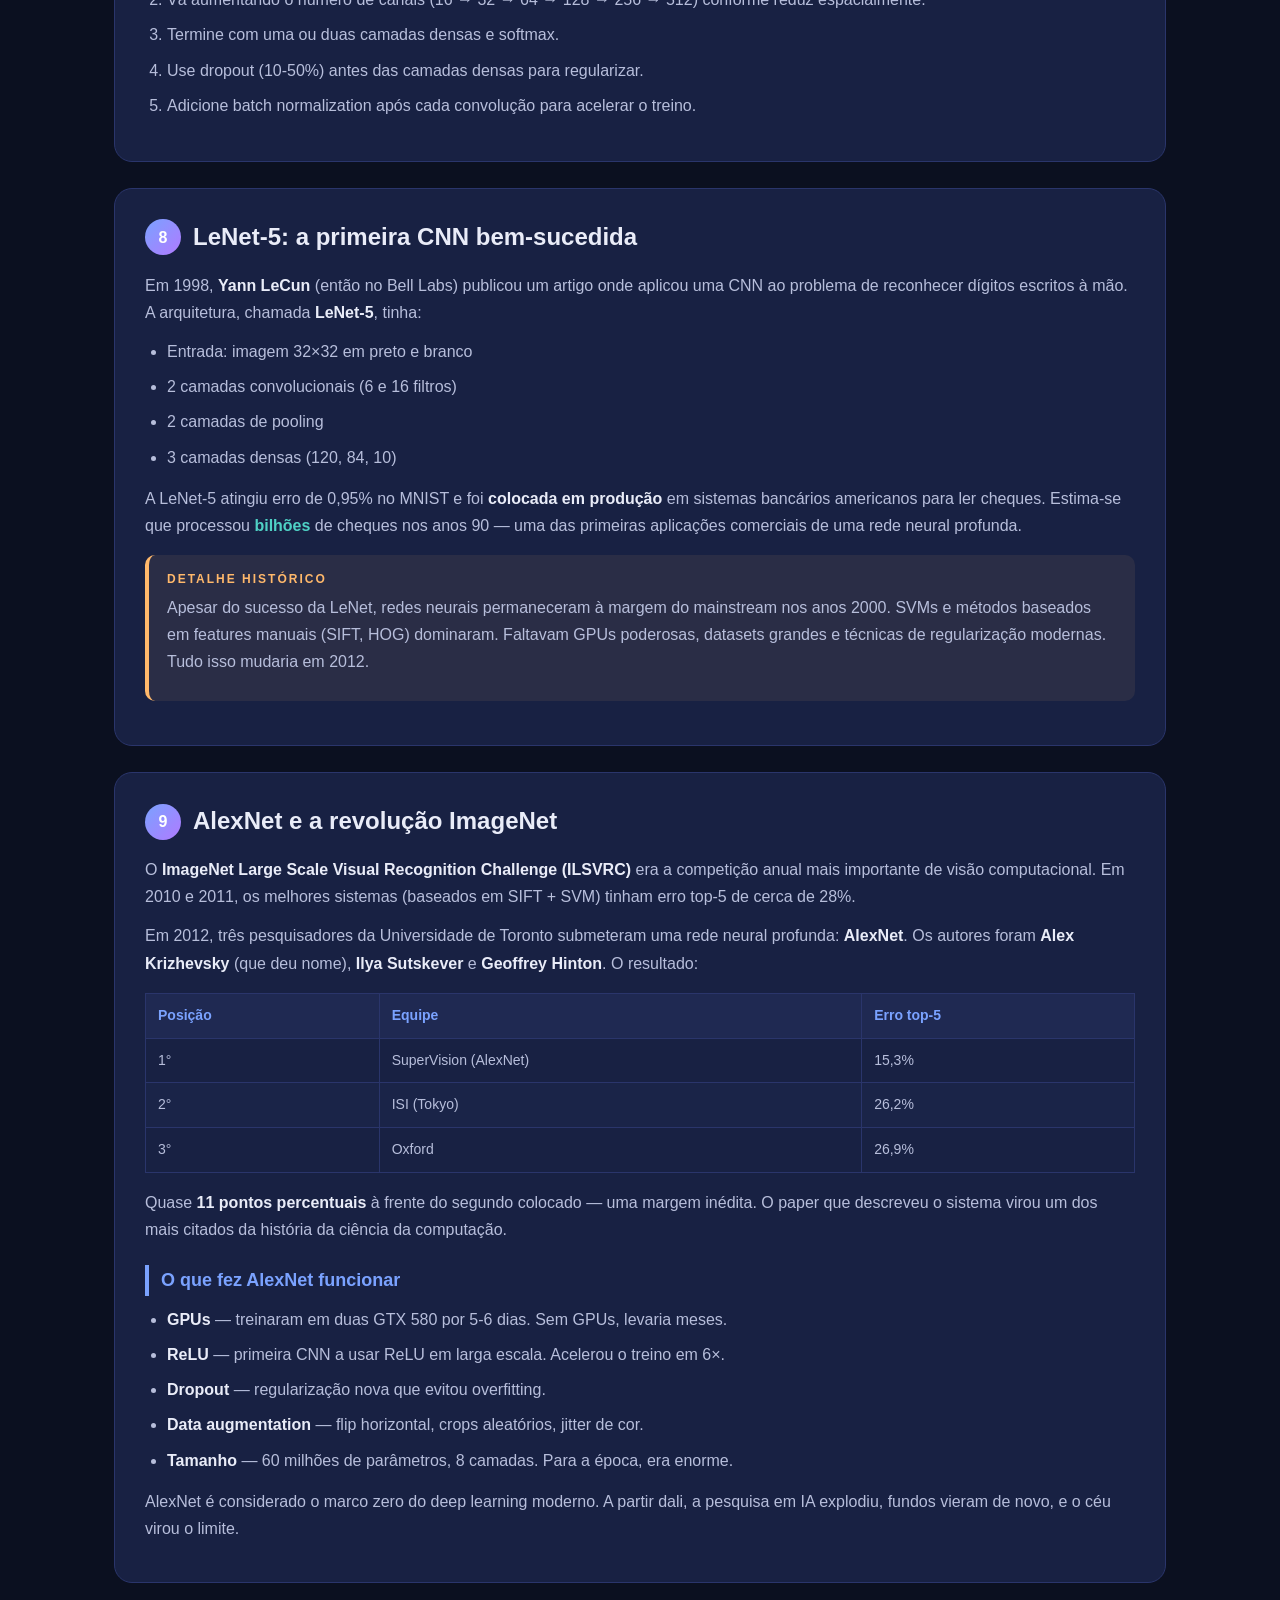
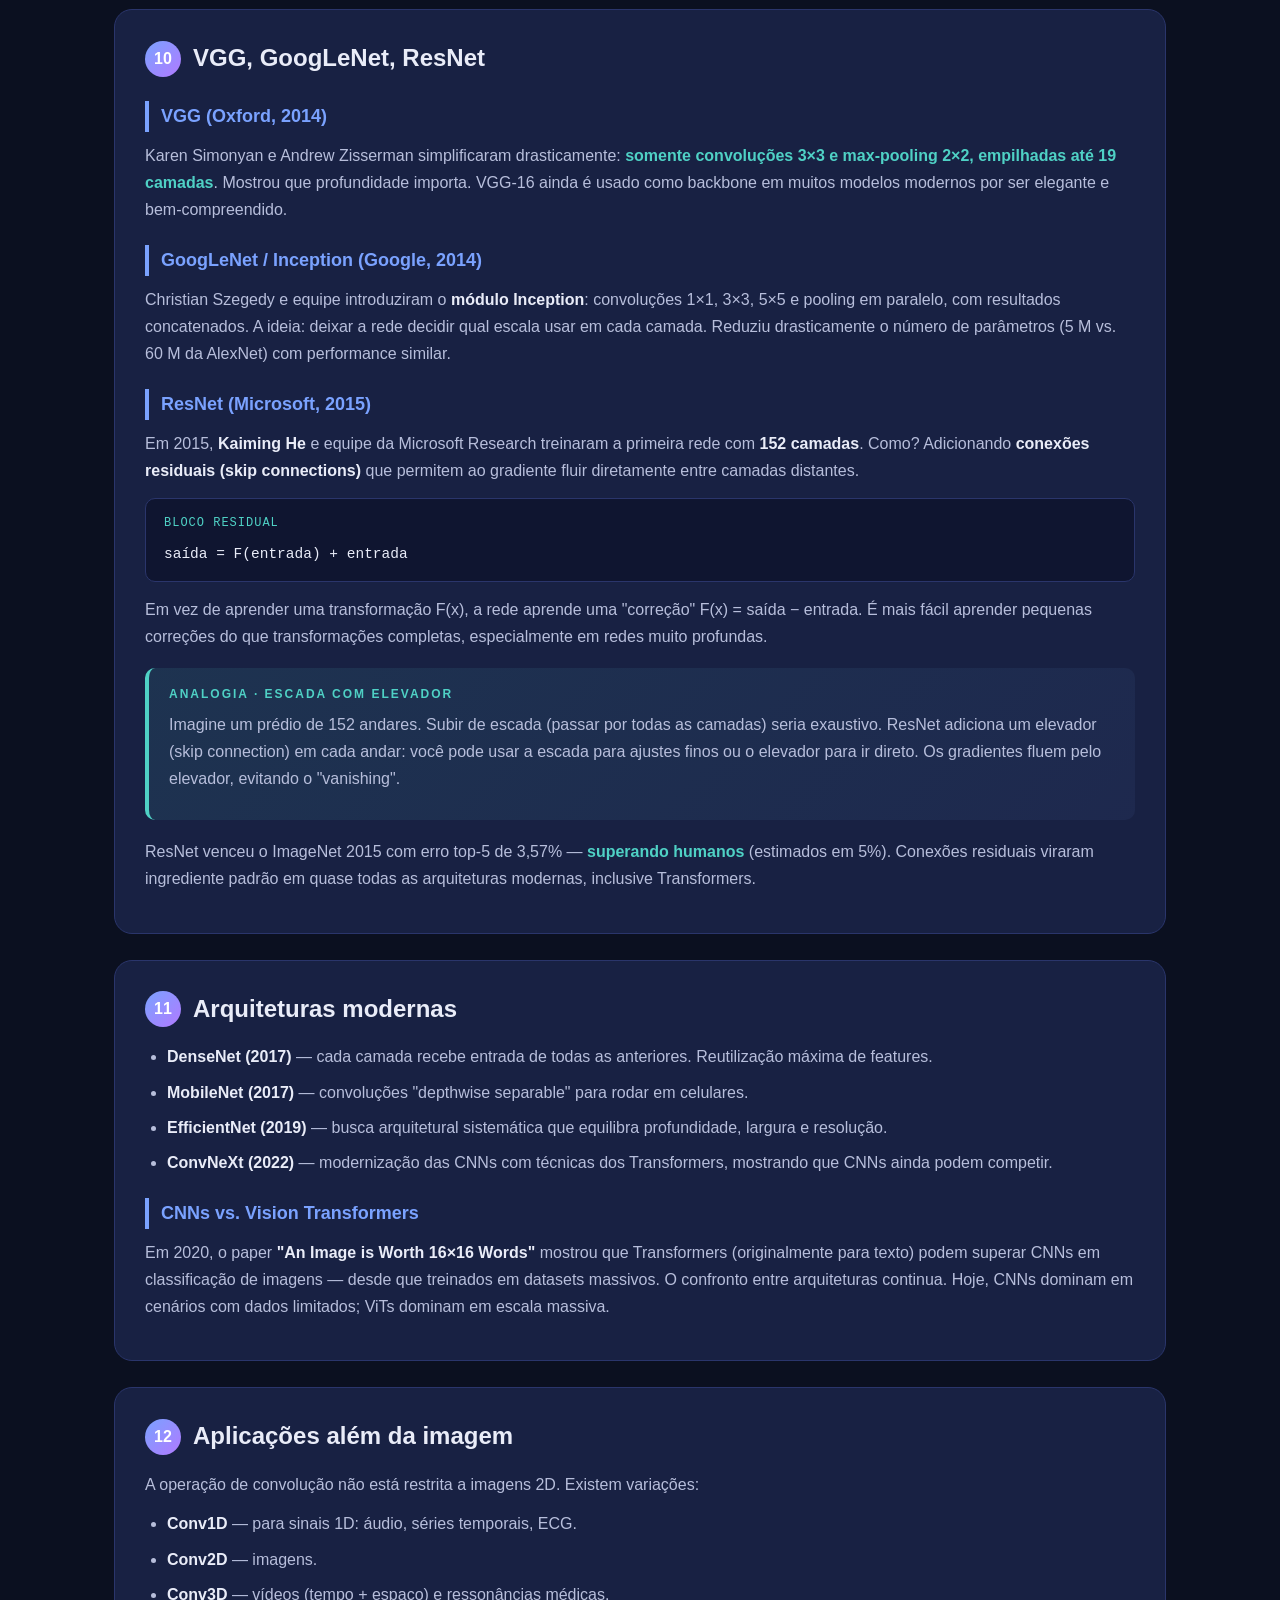
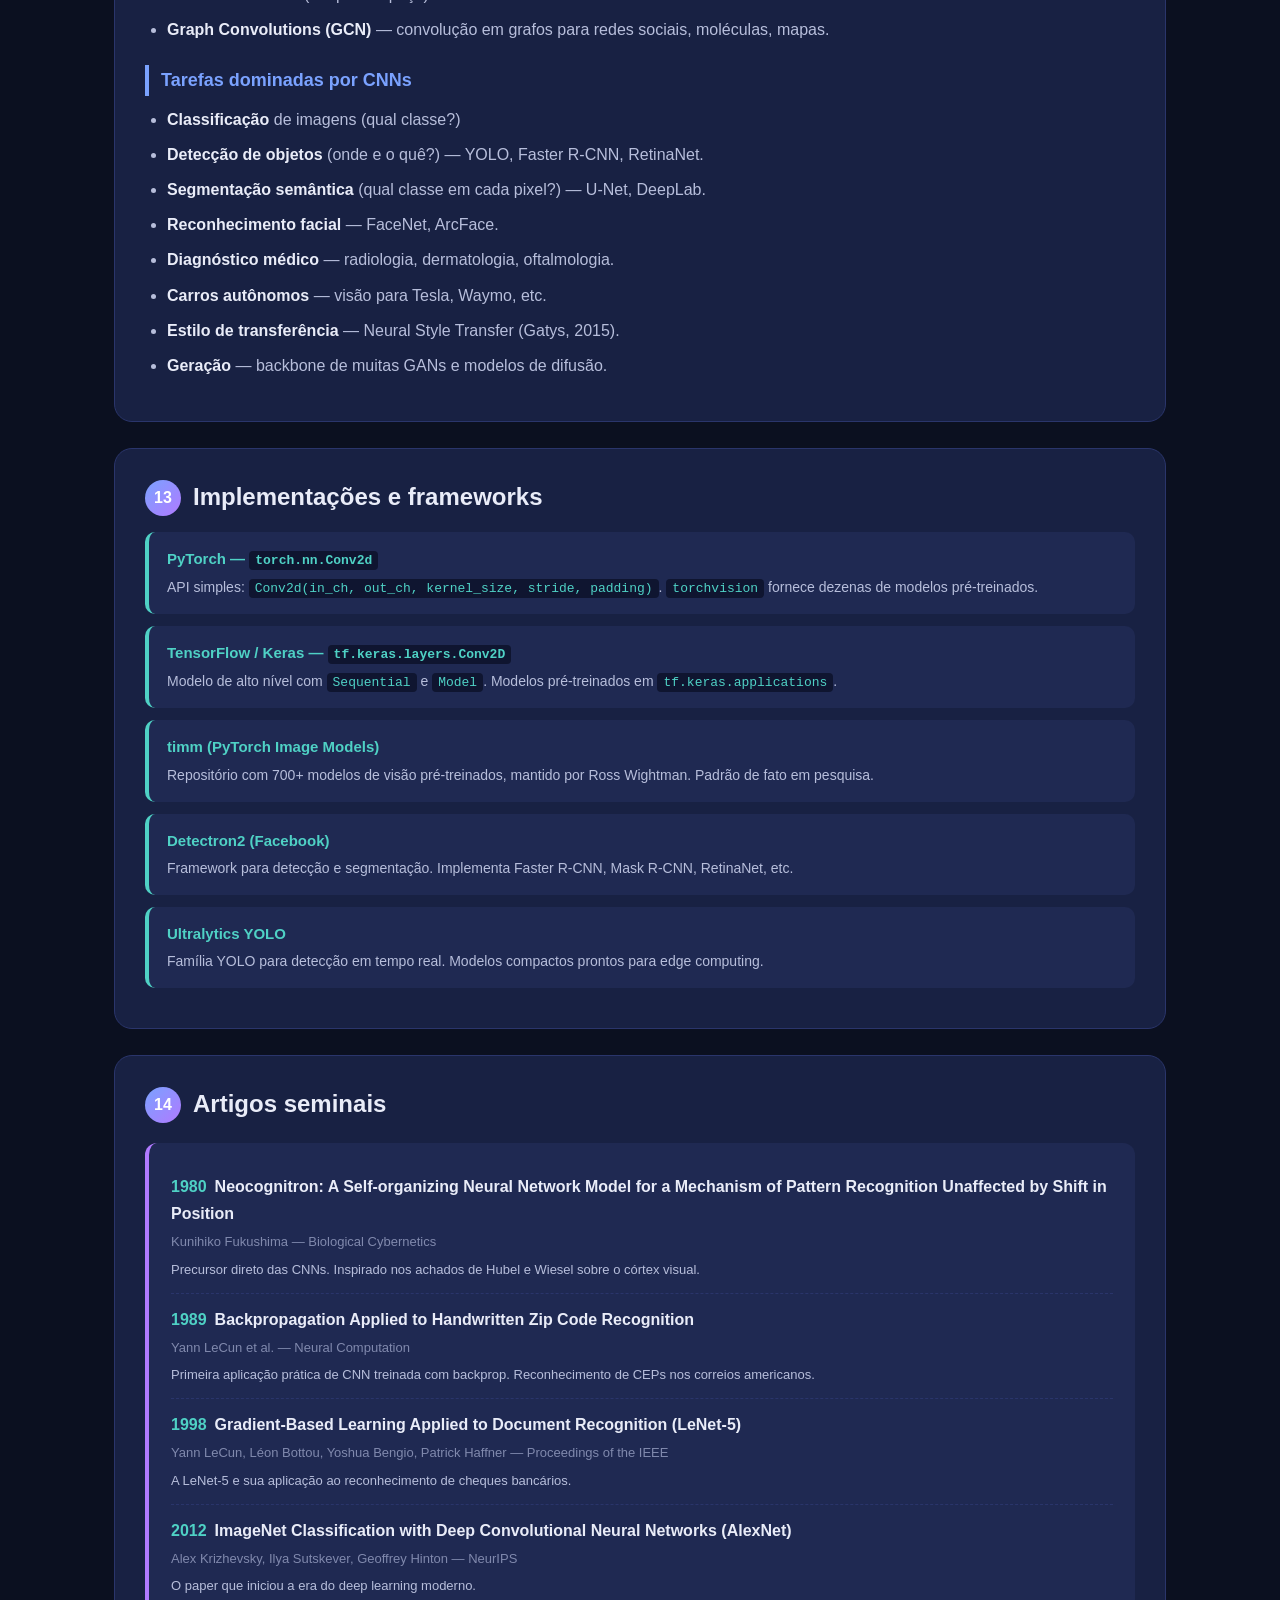
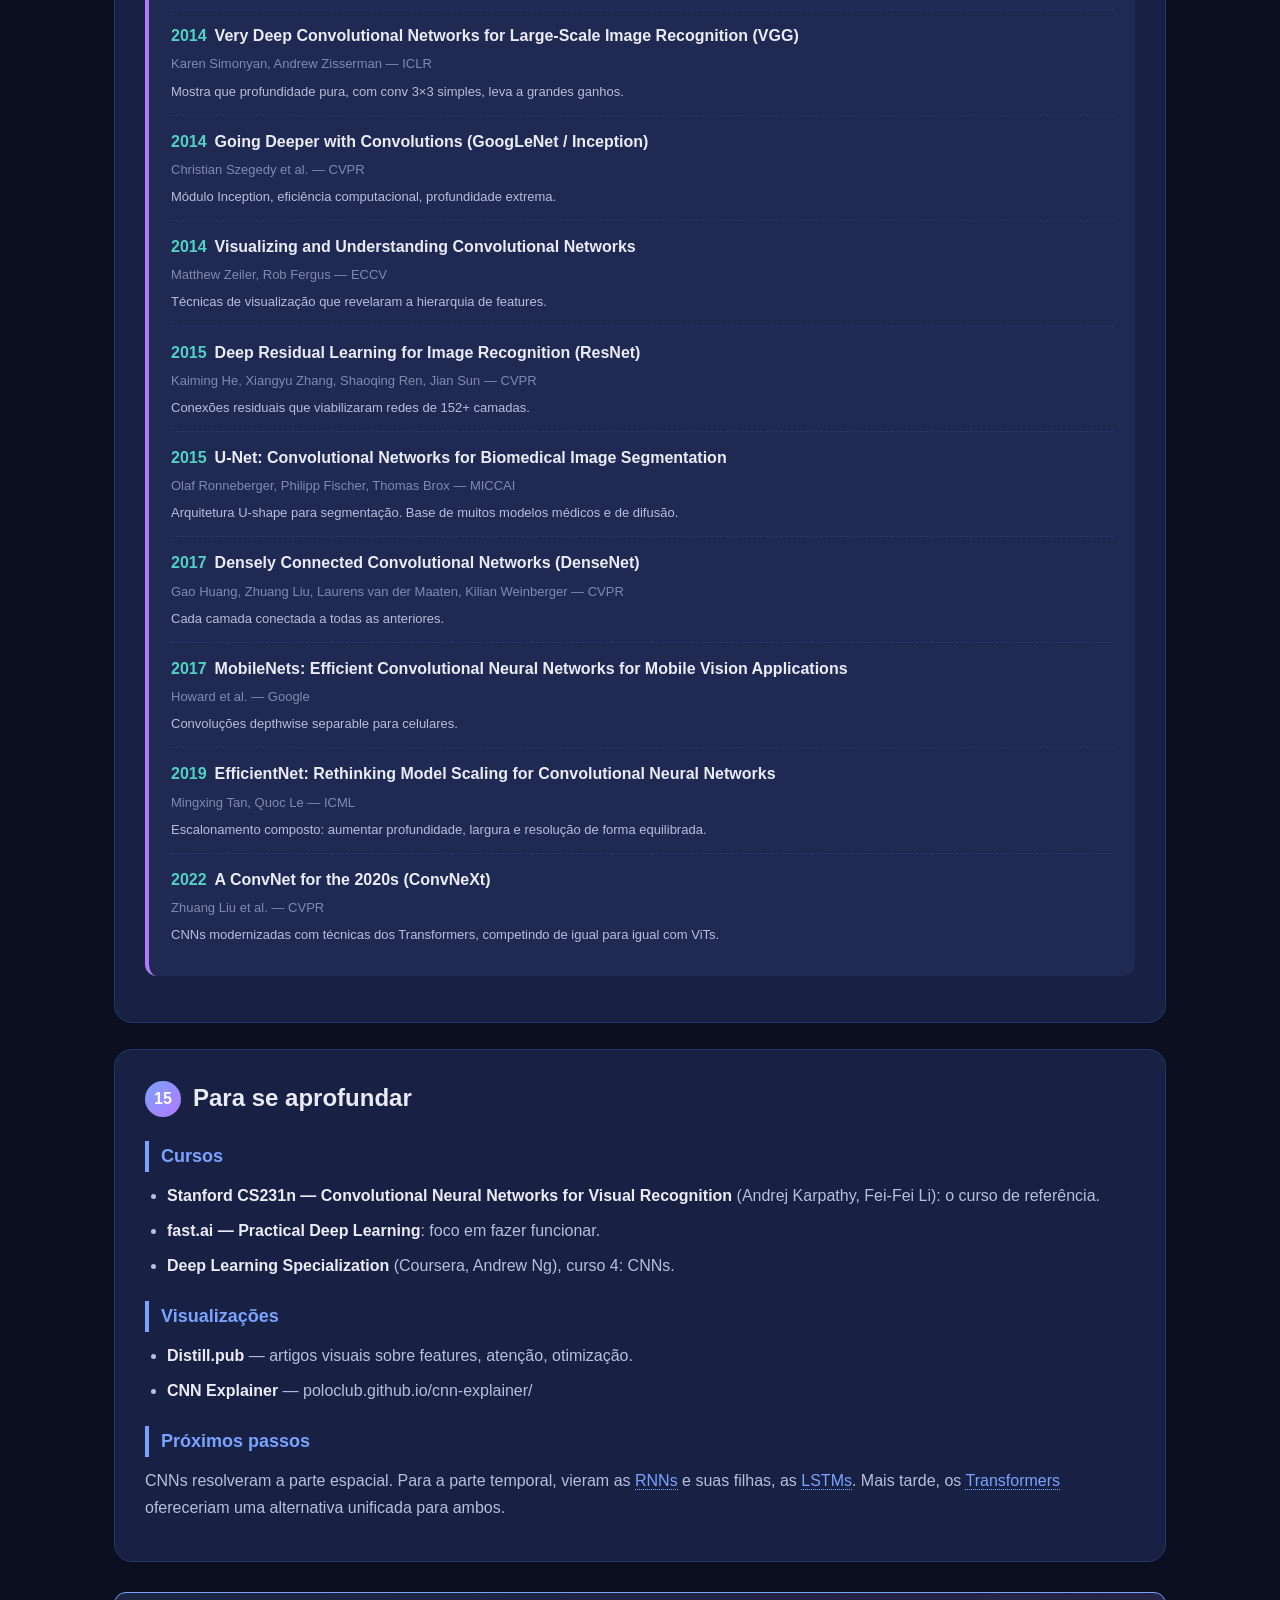
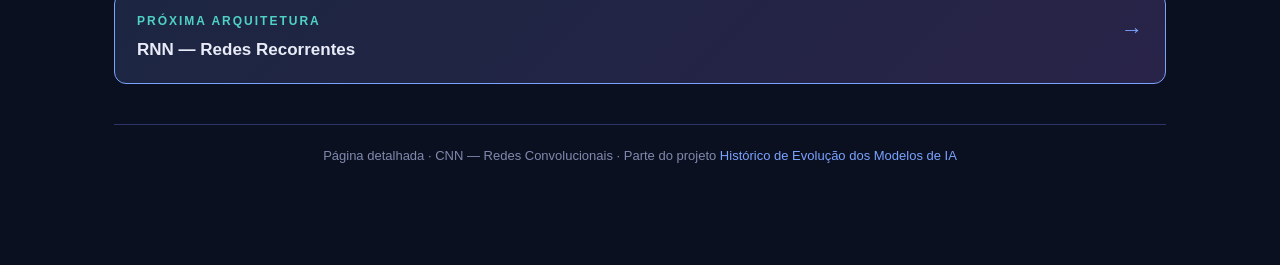
<file: cnn.html>
<!DOCTYPE html>
<html lang="pt-BR">
<head>
<meta charset="UTF-8">
<meta name="viewport" content="width=device-width, initial-scale=1.0">
<title>CNN — Redes Convolucionais — Página Detalhada</title>
<link rel="stylesheet" href="style.css">
</head>
<body>
<div class="wrap">

  <nav class="topnav">
    <a href="index.html">← Voltar ao índice</a>
    <span class="crumbs">Arquitetura · 1989 / 1998 / 2012</span>
  </nav>

  <header class="hero">
    <div class="eyebrow">A rede que aprendeu a ver · 1989 → 2012 → hoje</div>
    <h1>CNN — Redes Convolucionais</h1>
    <p class="lead">
      Imagine ensinar uma máquina a reconhecer um gato. Em uma MLP, cada pixel
      seria um neurônio independente — e mover o gato 5 pixels para a direita
      seria como uma imagem inteiramente nova. As CNNs resolvem esse absurdo
      copiando uma ideia do córtex visual: <em>operadores locais que deslizam pela
      imagem inteira procurando padrões</em>.
    </p>
  </header>

  <div class="toc">
    <h4>Sumário</h4>
    <ol>
      <li><a href="#contexto">Por que precisávamos de uma nova ideia</a></li>
      <li><a href="#bio">Inspiração biológica: Hubel e Wiesel</a></li>
      <li><a href="#convolucao">A operação de convolução</a></li>
      <li><a href="#filtros">Filtros e mapas de ativação</a></li>
      <li><a href="#pooling">Pooling: reduzindo dimensão</a></li>
      <li><a href="#hierarquia">A hierarquia de features</a></li>
      <li><a href="#arquitetura">Arquitetura típica de uma CNN</a></li>
      <li><a href="#lenet">LeNet-5: a primeira CNN bem-sucedida</a></li>
      <li><a href="#alexnet">AlexNet e a revolução ImageNet</a></li>
      <li><a href="#vggresnet">VGG, GoogLeNet, ResNet</a></li>
      <li><a href="#modernas">Arquiteturas modernas</a></li>
      <li><a href="#aplicacoes">Aplicações além da imagem</a></li>
      <li><a href="#impl">Implementações e frameworks</a></li>
      <li><a href="#artigos">Artigos seminais</a></li>
      <li><a href="#aprofundar">Para se aprofundar</a></li>
    </ol>
  </div>

  <!-- ============ CONTEXTO ============ -->
  <section class="block" id="contexto">
    <h2><span class="num">1</span> Por que precisávamos de uma nova ideia</h2>

    <p>
      Vamos fazer uma conta. Uma imagem colorida pequena de 224×224 pixels tem
      <strong>224 × 224 × 3 = 150.528</strong> valores de entrada. Se a primeira
      camada oculta de uma MLP tiver "apenas" mil neurônios, isso já dá
      <strong>150 milhões de pesos</strong> — só na primeira camada.
    </p>

    <p>
      E pior: a MLP <strong>não tem noção de vizinhança</strong>. Para ela, o pixel
      (50, 50) não tem nenhuma relação especial com o pixel (51, 50). Cada um é uma
      feature independente. Se você treinar uma MLP para reconhecer um gato no
      canto superior esquerdo, ela falha quando o gato aparece no canto inferior
      direito — precisa aprender tudo de novo.
    </p>

    <p>
      Os pesquisadores perceberam que imagens têm <strong>duas propriedades
      especiais</strong>:
    </p>
    <ol>
      <li><strong>Localidade</strong> — pixels próximos pertencem ao mesmo objeto;
          pixels distantes raramente importam diretamente.</li>
      <li><strong>Equivariância de translação</strong> — um gato deslocado ainda é um gato;
          padrões podem aparecer em qualquer posição.</li>
    </ol>

    <p>
      A CNN incorpora essas duas propriedades na própria arquitetura. É um exemplo
      lindo de <em>indutive bias</em>: você embute o que sabe sobre o problema na
      estrutura do modelo, e ele aprende muito mais rápido com muito menos dados.
    </p>
  </section>

  <!-- ============ BIO ============ -->
  <section class="block" id="bio">
    <h2><span class="num">2</span> Inspiração biológica: Hubel e Wiesel</h2>

    <p>
      Em 1962, os neurofisiologistas <strong>David Hubel</strong> e
      <strong>Torsten Wiesel</strong> publicaram experimentos com gatos onde
      registraram a atividade de neurônios individuais no córtex visual primário
      (V1) enquanto mostravam diferentes estímulos. A descoberta foi revolucionária:
    </p>

    <ul>
      <li>Neurônios em V1 respondem a <strong>regiões pequenas</strong> do campo visual (campos receptivos).</li>
      <li>Cada neurônio é especializado em um <strong>tipo de padrão</strong> — alguns reagem a linhas verticais, outros a horizontais, outros a diagonais em um ângulo específico.</li>
      <li>O mesmo padrão aparece em várias posições — sugerindo neurônios <strong>especialistas no mesmo padrão</strong> distribuídos pela área visual.</li>
      <li>Camadas mais profundas do córtex respondem a padrões <strong>cada vez mais complexos</strong>: V1 vê bordas, V2 vê texturas, V4 vê formas, IT vê objetos inteiros.</li>
    </ul>

    <p>
      Hubel e Wiesel ganharam o Nobel de Medicina em 1981. E seus achados
      inspiraram diretamente o <strong>Neocognitron</strong> de Kunihiko Fukushima
      (1980), que por sua vez inspirou as CNNs de Yann LeCun.
    </p>

    <div class="analogy">
      <span class="tag">Analogia · detetives especialistas</span>
      <p>
        Imagine uma equipe de detetives que examina uma foto de cena de crime.
        Um é especialista em digitais. Outro em pegadas. Outro em fios de cabelo.
        Cada um varre a foto inteira procurando <em>o seu</em> padrão e marca onde
        achou. Depois, um detetive sênior combina as marcações de todos para
        montar a história. Essa é exatamente a estrutura de uma CNN: filtros
        especializados varrendo a imagem, e camadas superiores combinando os
        resultados.
      </p>
    </div>
  </section>

  <!-- ============ CONVOLUÇÃO ============ -->
  <section class="block" id="convolucao">
    <h2><span class="num">3</span> A operação de convolução</h2>

    <p>
      Convolução é a operação central. Em palavras: você tem uma matriz pequena
      (chamada <strong>kernel</strong> ou <strong>filtro</strong>), e a faz
      "deslizar" sobre a imagem. Em cada posição, multiplica elemento por elemento
      e soma. O resultado é um único número — o valor da convolução naquela posição.
    </p>

    <div class="diagram">
      <svg viewBox="0 0 760 360" xmlns="http://www.w3.org/2000/svg">
        <!-- imagem 5x5 -->
        <g transform="translate(40,50)">
          <text x="80" y="-10" text-anchor="middle" class="svg-label">Imagem 5×5</text>
          <g font-family="JetBrains Mono, monospace" font-size="12">
            <rect x="0"   y="0"   width="40" height="40" fill="#1f2952" stroke="#7aa2ff"/><text x="20" y="25" text-anchor="middle" fill="#e9ecf8">3</text>
            <rect x="40"  y="0"   width="40" height="40" fill="#1f2952" stroke="#7aa2ff"/><text x="60" y="25" text-anchor="middle" fill="#e9ecf8">0</text>
            <rect x="80"  y="0"   width="40" height="40" fill="#1f2952" stroke="#7aa2ff"/><text x="100" y="25" text-anchor="middle" fill="#e9ecf8">1</text>
            <rect x="120" y="0"   width="40" height="40" fill="#1f2952" stroke="#7aa2ff"/><text x="140" y="25" text-anchor="middle" fill="#e9ecf8">2</text>
            <rect x="160" y="0"   width="40" height="40" fill="#1f2952" stroke="#7aa2ff"/><text x="180" y="25" text-anchor="middle" fill="#e9ecf8">7</text>

            <rect x="0"   y="40"  width="40" height="40" fill="#1f2952" stroke="#7aa2ff"/><text x="20" y="65" text-anchor="middle" fill="#e9ecf8">1</text>
            <rect x="40"  y="40"  width="40" height="40" fill="#1f2952" stroke="#7aa2ff"/><text x="60" y="65" text-anchor="middle" fill="#e9ecf8">5</text>
            <rect x="80"  y="40"  width="40" height="40" fill="#1f2952" stroke="#7aa2ff"/><text x="100" y="65" text-anchor="middle" fill="#e9ecf8">8</text>
            <rect x="120" y="40"  width="40" height="40" fill="#1f2952" stroke="#7aa2ff"/><text x="140" y="65" text-anchor="middle" fill="#e9ecf8">9</text>
            <rect x="160" y="40"  width="40" height="40" fill="#1f2952" stroke="#7aa2ff"/><text x="180" y="65" text-anchor="middle" fill="#e9ecf8">3</text>

            <rect x="0"   y="80"  width="40" height="40" fill="#1f2952" stroke="#7aa2ff"/><text x="20" y="105" text-anchor="middle" fill="#e9ecf8">2</text>
            <rect x="40"  y="80"  width="40" height="40" fill="#1f2952" stroke="#7aa2ff"/><text x="60" y="105" text-anchor="middle" fill="#e9ecf8">7</text>
            <rect x="80"  y="80"  width="40" height="40" fill="#1f2952" stroke="#7aa2ff"/><text x="100" y="105" text-anchor="middle" fill="#e9ecf8">2</text>
            <rect x="120" y="80"  width="40" height="40" fill="#1f2952" stroke="#7aa2ff"/><text x="140" y="105" text-anchor="middle" fill="#e9ecf8">5</text>
            <rect x="160" y="80"  width="40" height="40" fill="#1f2952" stroke="#7aa2ff"/><text x="180" y="105" text-anchor="middle" fill="#e9ecf8">1</text>

            <rect x="0"   y="120" width="40" height="40" fill="#1f2952" stroke="#7aa2ff"/><text x="20" y="145" text-anchor="middle" fill="#e9ecf8">4</text>
            <rect x="40"  y="120" width="40" height="40" fill="#1f2952" stroke="#7aa2ff"/><text x="60" y="145" text-anchor="middle" fill="#e9ecf8">1</text>
            <rect x="80"  y="120" width="40" height="40" fill="#1f2952" stroke="#7aa2ff"/><text x="100" y="145" text-anchor="middle" fill="#e9ecf8">6</text>
            <rect x="120" y="120" width="40" height="40" fill="#1f2952" stroke="#7aa2ff"/><text x="140" y="145" text-anchor="middle" fill="#e9ecf8">0</text>
            <rect x="160" y="120" width="40" height="40" fill="#1f2952" stroke="#7aa2ff"/><text x="180" y="145" text-anchor="middle" fill="#e9ecf8">2</text>

            <rect x="0"   y="160" width="40" height="40" fill="#1f2952" stroke="#7aa2ff"/><text x="20" y="185" text-anchor="middle" fill="#e9ecf8">9</text>
            <rect x="40"  y="160" width="40" height="40" fill="#1f2952" stroke="#7aa2ff"/><text x="60" y="185" text-anchor="middle" fill="#e9ecf8">3</text>
            <rect x="80"  y="160" width="40" height="40" fill="#1f2952" stroke="#7aa2ff"/><text x="100" y="185" text-anchor="middle" fill="#e9ecf8">4</text>
            <rect x="120" y="160" width="40" height="40" fill="#1f2952" stroke="#7aa2ff"/><text x="140" y="185" text-anchor="middle" fill="#e9ecf8">7</text>
            <rect x="160" y="160" width="40" height="40" fill="#1f2952" stroke="#7aa2ff"/><text x="180" y="185" text-anchor="middle" fill="#e9ecf8">5</text>
          </g>
          <!-- highlight kernel position -->
          <rect x="0" y="0" width="120" height="120" fill="none" stroke="#ffb86b" stroke-width="3"/>
        </g>

        <!-- kernel 3x3 -->
        <g transform="translate(310,90)">
          <text x="60" y="-10" text-anchor="middle" class="svg-label">Kernel 3×3</text>
          <g font-family="JetBrains Mono, monospace" font-size="12">
            <rect x="0"  y="0"  width="40" height="40" fill="#b07aff" opacity="0.5" stroke="#b07aff"/><text x="20" y="25" text-anchor="middle" fill="#fff">1</text>
            <rect x="40" y="0"  width="40" height="40" fill="#b07aff" opacity="0.5" stroke="#b07aff"/><text x="60" y="25" text-anchor="middle" fill="#fff">0</text>
            <rect x="80" y="0"  width="40" height="40" fill="#b07aff" opacity="0.5" stroke="#b07aff"/><text x="100" y="25" text-anchor="middle" fill="#fff">−1</text>
            <rect x="0"  y="40" width="40" height="40" fill="#b07aff" opacity="0.5" stroke="#b07aff"/><text x="20" y="65" text-anchor="middle" fill="#fff">2</text>
            <rect x="40" y="40" width="40" height="40" fill="#b07aff" opacity="0.5" stroke="#b07aff"/><text x="60" y="65" text-anchor="middle" fill="#fff">0</text>
            <rect x="80" y="40" width="40" height="40" fill="#b07aff" opacity="0.5" stroke="#b07aff"/><text x="100" y="65" text-anchor="middle" fill="#fff">−2</text>
            <rect x="0"  y="80" width="40" height="40" fill="#b07aff" opacity="0.5" stroke="#b07aff"/><text x="20" y="105" text-anchor="middle" fill="#fff">1</text>
            <rect x="40" y="80" width="40" height="40" fill="#b07aff" opacity="0.5" stroke="#b07aff"/><text x="60" y="105" text-anchor="middle" fill="#fff">0</text>
            <rect x="80" y="80" width="40" height="40" fill="#b07aff" opacity="0.5" stroke="#b07aff"/><text x="100" y="105" text-anchor="middle" fill="#fff">−1</text>
          </g>
          <text x="60" y="150" text-anchor="middle" class="svg-label">(Sobel-X: detecta bordas verticais)</text>
        </g>

        <!-- arrow -->
        <text x="445" y="170" class="svg-text">→</text>

        <!-- output -->
        <g transform="translate(490,90)">
          <text x="60" y="-10" text-anchor="middle" class="svg-label">Saída 3×3</text>
          <g font-family="JetBrains Mono, monospace" font-size="11">
            <rect x="0"  y="0"  width="40" height="40" fill="#4fd1c5" opacity="0.3"/><text x="20" y="25" text-anchor="middle" fill="#fff">3×1+0+1×−1+1×2+...</text>
            <rect x="40" y="0"  width="40" height="40" fill="#4fd1c5" opacity="0.5"/><text x="60" y="25" text-anchor="middle" fill="#fff">−5</text>
            <rect x="80" y="0"  width="40" height="40" fill="#4fd1c5" opacity="0.7"/><text x="100" y="25" text-anchor="middle" fill="#fff">−7</text>
            <rect x="0"  y="40" width="40" height="40" fill="#4fd1c5" opacity="0.5"/><text x="20" y="65" text-anchor="middle" fill="#fff">3</text>
            <rect x="40" y="40" width="40" height="40" fill="#4fd1c5" opacity="0.6"/><text x="60" y="65" text-anchor="middle" fill="#fff">−2</text>
            <rect x="80" y="40" width="40" height="40" fill="#4fd1c5" opacity="0.8"/><text x="100" y="65" text-anchor="middle" fill="#fff">9</text>
            <rect x="0"  y="80" width="40" height="40" fill="#4fd1c5" opacity="0.4"/><text x="20" y="105" text-anchor="middle" fill="#fff">−1</text>
            <rect x="40" y="80" width="40" height="40" fill="#4fd1c5" opacity="0.6"/><text x="60" y="105" text-anchor="middle" fill="#fff">−4</text>
            <rect x="80" y="80" width="40" height="40" fill="#4fd1c5" opacity="0.7"/><text x="100" y="105" text-anchor="middle" fill="#fff">3</text>
          </g>
        </g>

        <text x="380" y="320" text-anchor="middle" class="svg-label">Cada saída = soma das multiplicações elemento a elemento (correlação cruzada).</text>
      </svg>
      <div class="caption">Operação de convolução: o kernel desliza pela imagem, e cada posição produz um valor na saída.</div>
    </div>

    <h3>Em fórmula</h3>
    <div class="formula">
      <div class="fname">Convolução 2D</div>
      Y[i, j] = Σₐ Σᵦ K[a, b] · X[i+a, j+b]
    </div>

    <h3>Stride e padding</h3>
    <ul>
      <li><strong>Stride</strong> — de quantos pixels o filtro pula a cada passo. Stride=1: passa por todos. Stride=2: reduz o tamanho pela metade.</li>
      <li><strong>Padding</strong> — adiciona zeros nas bordas da imagem para preservar o tamanho de saída. "Same padding" = saída tem mesmo tamanho da entrada.</li>
    </ul>
  </section>

  <!-- ============ FILTROS ============ -->
  <section class="block" id="filtros">
    <h2><span class="num">4</span> Filtros e mapas de ativação</h2>

    <p>
      Numa CNN, os valores do filtro <strong>não são fixos</strong> — são aprendidos
      durante o treino. Cada filtro acaba especializado em detectar um padrão
      específico. Os primeiros filtros tendem a aprender:
    </p>

    <ul>
      <li>Bordas em diferentes ângulos</li>
      <li>Variações de cor / brilho</li>
      <li>Texturas simples (ondulações, gradientes)</li>
    </ul>

    <p>
      Uma camada convolucional típica tem <strong>vários filtros em paralelo</strong>
      (32, 64, 128, 256, ...). Cada filtro gera um <em>mapa de ativações</em>
      separado. Empilhando esses mapas, formamos um "volume" — a entrada da próxima
      camada convolucional.
    </p>

    <h3>O efeito do peso compartilhado</h3>
    <p>
      A propriedade mais elegante: <strong>o mesmo filtro é aplicado em toda a
      imagem</strong>. Isso significa:
    </p>
    <ul>
      <li><strong>Muito menos parâmetros</strong> — um filtro 3×3 tem 9 pesos. Mesmo aplicado em uma imagem 224×224, ainda são só 9 pesos.</li>
      <li><strong>Equivariância de translação</strong> — se o padrão aparecer em qualquer posição, o filtro o detecta.</li>
      <li><strong>Generalização</strong> — o que a rede aprende em uma posição, vale para todas.</li>
    </ul>

    <div class="analogy">
      <span class="tag">Analogia · carimbo na página</span>
      <p>
        Pense num carimbo de "URGENTE" usado para marcar documentos. Você usa o
        <em>mesmo</em> carimbo em toda a página — não precisa ter um carimbo
        diferente para cada posição. Um filtro convolucional é esse carimbo: um
        padrão único aplicado em todas as posições. A rede aprende muitos carimbos
        diferentes (um para bordas, um para cantos, um para olhos, etc.).
      </p>
    </div>
  </section>

  <!-- ============ POOLING ============ -->
  <section class="block" id="pooling">
    <h2><span class="num">5</span> Pooling: reduzindo dimensão</h2>

    <p>
      Após a convolução, geralmente vem uma operação de <strong>pooling</strong>.
      A mais comum é o <em>max pooling 2×2</em>: divide o mapa em janelinhas 2×2
      e fica com o maior valor de cada. Resultado: o mapa fica com metade do
      tamanho em cada dimensão.
    </p>

    <div class="diagram">
      <svg viewBox="0 0 600 200" xmlns="http://www.w3.org/2000/svg">
        <text x="120" y="20" text-anchor="middle" fill="#7aa2ff" font-weight="700">Entrada 4×4</text>
        <g font-family="JetBrains Mono, monospace" font-size="12">
          <rect x="40"  y="40" width="40" height="40" fill="#1f2952" stroke="#7aa2ff"/><text x="60" y="65" text-anchor="middle" fill="#e9ecf8">1</text>
          <rect x="80"  y="40" width="40" height="40" fill="#1f2952" stroke="#7aa2ff"/><text x="100" y="65" text-anchor="middle" fill="#e9ecf8">3</text>
          <rect x="120" y="40" width="40" height="40" fill="#1f2952" stroke="#7aa2ff"/><text x="140" y="65" text-anchor="middle" fill="#e9ecf8">2</text>
          <rect x="160" y="40" width="40" height="40" fill="#1f2952" stroke="#7aa2ff"/><text x="180" y="65" text-anchor="middle" fill="#e9ecf8">4</text>
          <rect x="40"  y="80" width="40" height="40" fill="#1f2952" stroke="#7aa2ff"/><text x="60" y="105" text-anchor="middle" fill="#e9ecf8">5</text>
          <rect x="80"  y="80" width="40" height="40" fill="#1f2952" stroke="#7aa2ff"/><text x="100" y="105" text-anchor="middle" fill="#e9ecf8">6</text>
          <rect x="120" y="80" width="40" height="40" fill="#1f2952" stroke="#7aa2ff"/><text x="140" y="105" text-anchor="middle" fill="#e9ecf8">7</text>
          <rect x="160" y="80" width="40" height="40" fill="#1f2952" stroke="#7aa2ff"/><text x="180" y="105" text-anchor="middle" fill="#e9ecf8">8</text>
          <rect x="40"  y="120" width="40" height="40" fill="#1f2952" stroke="#7aa2ff"/><text x="60" y="145" text-anchor="middle" fill="#e9ecf8">9</text>
          <rect x="80"  y="120" width="40" height="40" fill="#1f2952" stroke="#7aa2ff"/><text x="100" y="145" text-anchor="middle" fill="#e9ecf8">2</text>
          <rect x="120" y="120" width="40" height="40" fill="#1f2952" stroke="#7aa2ff"/><text x="140" y="145" text-anchor="middle" fill="#e9ecf8">1</text>
          <rect x="160" y="120" width="40" height="40" fill="#1f2952" stroke="#7aa2ff"/><text x="180" y="145" text-anchor="middle" fill="#e9ecf8">3</text>
          <rect x="40"  y="160" width="40" height="40" fill="#1f2952" stroke="#7aa2ff"/><text x="60" y="185" text-anchor="middle" fill="#e9ecf8">4</text>
          <rect x="80"  y="160" width="40" height="40" fill="#1f2952" stroke="#7aa2ff"/><text x="100" y="185" text-anchor="middle" fill="#e9ecf8">5</text>
          <rect x="120" y="160" width="40" height="40" fill="#1f2952" stroke="#7aa2ff"/><text x="140" y="185" text-anchor="middle" fill="#e9ecf8">6</text>
          <rect x="160" y="160" width="40" height="40" fill="#1f2952" stroke="#7aa2ff"/><text x="180" y="185" text-anchor="middle" fill="#e9ecf8">2</text>
        </g>
        <!-- highlights -->
        <rect x="40"  y="40"  width="80" height="80" fill="none" stroke="#ffb86b" stroke-width="2"/>
        <rect x="120" y="40"  width="80" height="80" fill="none" stroke="#ffb86b" stroke-width="2"/>
        <rect x="40"  y="120" width="80" height="80" fill="none" stroke="#ffb86b" stroke-width="2"/>
        <rect x="120" y="120" width="80" height="80" fill="none" stroke="#ffb86b" stroke-width="2"/>

        <text x="240" y="115" class="svg-text">→</text>

        <text x="380" y="20" text-anchor="middle" fill="#4fd1c5" font-weight="700">Max-pool 2×2</text>
        <g font-family="JetBrains Mono, monospace" font-size="14">
          <rect x="300" y="40"  width="80" height="80" fill="#4fd1c5" opacity="0.4"/><text x="340" y="85" text-anchor="middle" fill="#fff" font-weight="700">6</text>
          <rect x="380" y="40"  width="80" height="80" fill="#4fd1c5" opacity="0.5"/><text x="420" y="85" text-anchor="middle" fill="#fff" font-weight="700">8</text>
          <rect x="300" y="120" width="80" height="80" fill="#4fd1c5" opacity="0.6"/><text x="340" y="165" text-anchor="middle" fill="#fff" font-weight="700">9</text>
          <rect x="380" y="120" width="80" height="80" fill="#4fd1c5" opacity="0.7"/><text x="420" y="165" text-anchor="middle" fill="#fff" font-weight="700">6</text>
        </g>
      </svg>
      <div class="caption">Max pooling 2×2 com stride 2: divide em janelas 2×2 e fica com o maior valor. Mapa fica 4× menor.</div>
    </div>

    <h3>Por que pooling funciona</h3>
    <ul>
      <li><strong>Reduz computação</strong> — menos pixels, menos operações.</li>
      <li><strong>Invariância a pequenas translações</strong> — se o pixel mais ativado se moveu 1 posição dentro da janela, o máximo continua o mesmo.</li>
      <li><strong>Expande o campo receptivo</strong> — após pooling, cada neurônio "vê" uma região maior da imagem original.</li>
    </ul>

    <div class="callout">
      <span class="tag">Tendência moderna</span>
      <p>
        Algumas arquiteturas modernas (como ResNet) substituem o pooling por
        <strong>convoluções com stride 2</strong> — mantém o efeito de reduzir
        dimensão sem perder informação por máximo. Outras (ViT, MLP-Mixer) não
        usam pooling de jeito nenhum.
      </p>
    </div>
  </section>

  <!-- ============ HIERARQUIA ============ -->
  <section class="block" id="hierarquia">
    <h2><span class="num">6</span> A hierarquia de features</h2>

    <p>
      O que torna as CNNs verdadeiramente poderosas não é uma camada convolucional
      sozinha — é <strong>empilhar várias delas</strong>. A cada camada, a rede
      aprende padrões cada vez mais complexos.
    </p>

    <div class="diagram">
      <svg viewBox="0 0 720 280" xmlns="http://www.w3.org/2000/svg">
        <!-- pirâmide invertida -->
        <g transform="translate(40,30)">
          <text x="60" y="-5" text-anchor="middle" fill="#7aa2ff" font-weight="700">Camada 1</text>
          <rect x="0" y="0" width="120" height="60" rx="8" fill="#1f2952" stroke="#7aa2ff" stroke-width="2"/>
          <text x="60" y="30" text-anchor="middle" class="svg-text">bordas</text>
          <text x="60" y="48" text-anchor="middle" class="svg-text">cores</text>
        </g>
        <text x="180" y="65" class="svg-text">→</text>
        <g transform="translate(210,30)">
          <text x="60" y="-5" text-anchor="middle" fill="#b07aff" font-weight="700">Camada 2</text>
          <rect x="0" y="0" width="120" height="60" rx="8" fill="#1f2952" stroke="#b07aff" stroke-width="2"/>
          <text x="60" y="30" text-anchor="middle" class="svg-text">cantos</text>
          <text x="60" y="48" text-anchor="middle" class="svg-text">curvas</text>
        </g>
        <text x="350" y="65" class="svg-text">→</text>
        <g transform="translate(380,30)">
          <text x="60" y="-5" text-anchor="middle" fill="#ffb86b" font-weight="700">Camada 3</text>
          <rect x="0" y="0" width="120" height="60" rx="8" fill="#1f2952" stroke="#ffb86b" stroke-width="2"/>
          <text x="60" y="30" text-anchor="middle" class="svg-text">olhos, narizes</text>
          <text x="60" y="48" text-anchor="middle" class="svg-text">rodas, janelas</text>
        </g>
        <text x="520" y="65" class="svg-text">→</text>
        <g transform="translate(550,30)">
          <text x="60" y="-5" text-anchor="middle" fill="#4fd1c5" font-weight="700">Camada 4+</text>
          <rect x="0" y="0" width="120" height="60" rx="8" fill="#1f2952" stroke="#4fd1c5" stroke-width="2"/>
          <text x="60" y="30" text-anchor="middle" class="svg-text">faces, carros</text>
          <text x="60" y="48" text-anchor="middle" class="svg-text">objetos</text>
        </g>

        <text x="350" y="160" text-anchor="middle" fill="#e9ecf8" font-weight="700">A profundidade transforma pixels em conceitos.</text>
        <text x="350" y="190" text-anchor="middle" class="svg-label">Os primeiros artigos sobre interpretabilidade (Zeiler &amp; Fergus, 2014;</text>
        <text x="350" y="210" text-anchor="middle" class="svg-label">Olah et al. em Distill, 2017) visualizaram exatamente esses padrões.</text>
      </svg>
      <div class="caption">A profundidade de uma CNN constrói uma hierarquia: pixels → bordas → partes → objetos.</div>
    </div>

    <div class="analogy">
      <span class="tag">Analogia · construindo um Lego</span>
      <p>
        Imagine montar um castelo de Lego. Camada 1 são as peças individuais.
        Camada 2 são pequenos agrupamentos (uma parede, um arco). Camada 3 são
        partes maiores (uma torre, uma porta). Camada 4 é o castelo todo.
        Você não consegue ir direto das peças ao castelo — passa por níveis
        intermediários. CNNs aprendem essa hierarquia automaticamente.
      </p>
    </div>
  </section>

  <!-- ============ ARQUITETURA ============ -->
  <section class="block" id="arquitetura">
    <h2><span class="num">7</span> Arquitetura típica de uma CNN</h2>

    <p>
      Uma CNN clássica para classificação tem três blocos:
    </p>
    <ol>
      <li><strong>Stem</strong> — convoluções e poolings iniciais que extraem features.</li>
      <li><strong>Body</strong> — vários blocos convolucionais empilhados.</li>
      <li><strong>Head</strong> — camadas densas finais para a classificação.</li>
    </ol>

    <div class="diagram">
      <svg viewBox="0 0 760 200" xmlns="http://www.w3.org/2000/svg">
        <!-- entrada -->
        <rect x="20" y="60" width="80" height="80" rx="6" fill="#1f2952" stroke="#7aa2ff" stroke-width="2"/>
        <text x="60" y="105" text-anchor="middle" class="svg-text">imagem</text>
        <text x="60" y="160" text-anchor="middle" class="svg-label">224×224×3</text>

        <!-- conv -->
        <rect x="130" y="50" width="100" height="100" rx="6" fill="#b07aff" opacity="0.4"/>
        <text x="180" y="100" text-anchor="middle" fill="#fff" font-size="13">Conv+ReLU</text>
        <text x="180" y="170" text-anchor="middle" class="svg-label">112×112×64</text>

        <!-- pool -->
        <rect x="250" y="60" width="80" height="80" rx="6" fill="#4fd1c5" opacity="0.4"/>
        <text x="290" y="105" text-anchor="middle" fill="#fff" font-size="13">Pool</text>
        <text x="290" y="160" text-anchor="middle" class="svg-label">56×56×64</text>

        <!-- conv -->
        <rect x="350" y="50" width="100" height="100" rx="6" fill="#b07aff" opacity="0.6"/>
        <text x="400" y="100" text-anchor="middle" fill="#fff" font-size="13">Conv+ReLU</text>
        <text x="400" y="170" text-anchor="middle" class="svg-label">28×28×128</text>

        <!-- conv -->
        <rect x="470" y="50" width="100" height="100" rx="6" fill="#b07aff" opacity="0.8"/>
        <text x="520" y="100" text-anchor="middle" fill="#fff" font-size="13">Conv+ReLU</text>
        <text x="520" y="170" text-anchor="middle" class="svg-label">7×7×512</text>

        <!-- flatten -->
        <rect x="590" y="60" width="60" height="80" rx="6" fill="#ffb86b" opacity="0.6"/>
        <text x="620" y="105" text-anchor="middle" fill="#fff" font-size="12">Flatten</text>

        <!-- dense -->
        <rect x="670" y="60" width="70" height="80" rx="6" fill="#ff7a90" opacity="0.7"/>
        <text x="705" y="100" text-anchor="middle" fill="#fff" font-size="12">Dense</text>
        <text x="705" y="115" text-anchor="middle" fill="#fff" font-size="12">+ softmax</text>
        <text x="705" y="170" text-anchor="middle" class="svg-label">1000 classes</text>
      </svg>
      <div class="caption">Pipeline típico: a imagem vai diminuindo espacialmente e ganhando "profundidade" (mais canais).</div>
    </div>

    <h3>Receita prática</h3>
    <ol>
      <li>Comece com conv + ReLU + (eventual pool).</li>
      <li>Vá aumentando o número de canais (16 → 32 → 64 → 128 → 256 → 512) conforme reduz espacialmente.</li>
      <li>Termine com uma ou duas camadas densas e softmax.</li>
      <li>Use dropout (10-50%) antes das camadas densas para regularizar.</li>
      <li>Adicione batch normalization após cada convolução para acelerar o treino.</li>
    </ol>
  </section>

  <!-- ============ LENET ============ -->
  <section class="block" id="lenet">
    <h2><span class="num">8</span> LeNet-5: a primeira CNN bem-sucedida</h2>

    <p>
      Em 1998, <strong>Yann LeCun</strong> (então no Bell Labs) publicou um artigo
      onde aplicou uma CNN ao problema de reconhecer dígitos escritos à mão. A
      arquitetura, chamada <strong>LeNet-5</strong>, tinha:
    </p>

    <ul>
      <li>Entrada: imagem 32×32 em preto e branco</li>
      <li>2 camadas convolucionais (6 e 16 filtros)</li>
      <li>2 camadas de pooling</li>
      <li>3 camadas densas (120, 84, 10)</li>
    </ul>

    <p>
      A LeNet-5 atingiu erro de 0,95% no MNIST e foi <strong>colocada em produção</strong>
      em sistemas bancários americanos para ler cheques. Estima-se que processou
      <em>bilhões</em> de cheques nos anos 90 — uma das primeiras aplicações comerciais
      de uma rede neural profunda.
    </p>

    <div class="callout">
      <span class="tag">Detalhe histórico</span>
      <p>
        Apesar do sucesso da LeNet, redes neurais permaneceram à margem do
        mainstream nos anos 2000. SVMs e métodos baseados em features manuais
        (SIFT, HOG) dominaram. Faltavam GPUs poderosas, datasets grandes e
        técnicas de regularização modernas. Tudo isso mudaria em 2012.
      </p>
    </div>
  </section>

  <!-- ============ ALEXNET ============ -->
  <section class="block" id="alexnet">
    <h2><span class="num">9</span> AlexNet e a revolução ImageNet</h2>

    <p>
      O <strong>ImageNet Large Scale Visual Recognition Challenge (ILSVRC)</strong>
      era a competição anual mais importante de visão computacional. Em 2010 e
      2011, os melhores sistemas (baseados em SIFT + SVM) tinham erro top-5 de
      cerca de 28%.
    </p>

    <p>
      Em 2012, três pesquisadores da Universidade de Toronto submeteram uma rede
      neural profunda: <strong>AlexNet</strong>. Os autores foram
      <strong>Alex Krizhevsky</strong> (que deu nome), <strong>Ilya Sutskever</strong>
      e <strong>Geoffrey Hinton</strong>. O resultado:
    </p>

    <table class="compare">
      <thead><tr><th>Posição</th><th>Equipe</th><th>Erro top-5</th></tr></thead>
      <tbody>
        <tr><td>1°</td><td>SuperVision (AlexNet)</td><td>15,3%</td></tr>
        <tr><td>2°</td><td>ISI (Tokyo)</td><td>26,2%</td></tr>
        <tr><td>3°</td><td>Oxford</td><td>26,9%</td></tr>
      </tbody>
    </table>

    <p>
      Quase <strong>11 pontos percentuais</strong> à frente do segundo colocado —
      uma margem inédita. O paper que descreveu o sistema virou um dos mais citados
      da história da ciência da computação.
    </p>

    <h3>O que fez AlexNet funcionar</h3>
    <ul>
      <li><strong>GPUs</strong> — treinaram em duas GTX 580 por 5-6 dias. Sem GPUs, levaria meses.</li>
      <li><strong>ReLU</strong> — primeira CNN a usar ReLU em larga escala. Acelerou o treino em 6×.</li>
      <li><strong>Dropout</strong> — regularização nova que evitou overfitting.</li>
      <li><strong>Data augmentation</strong> — flip horizontal, crops aleatórios, jitter de cor.</li>
      <li><strong>Tamanho</strong> — 60 milhões de parâmetros, 8 camadas. Para a época, era enorme.</li>
    </ul>

    <p>
      AlexNet é considerado o marco zero do deep learning moderno. A partir dali, a
      pesquisa em IA explodiu, fundos vieram de novo, e o céu virou o limite.
    </p>
  </section>

  <!-- ============ VGGRESNET ============ -->
  <section class="block" id="vggresnet">
    <h2><span class="num">10</span> VGG, GoogLeNet, ResNet</h2>

    <h3>VGG (Oxford, 2014)</h3>
    <p>
      Karen Simonyan e Andrew Zisserman simplificaram drasticamente: <em>somente
      convoluções 3×3 e max-pooling 2×2, empilhadas até 19 camadas</em>. Mostrou
      que profundidade importa. VGG-16 ainda é usado como backbone em muitos
      modelos modernos por ser elegante e bem-compreendido.
    </p>

    <h3>GoogLeNet / Inception (Google, 2014)</h3>
    <p>
      Christian Szegedy e equipe introduziram o <strong>módulo Inception</strong>:
      convoluções 1×1, 3×3, 5×5 e pooling em paralelo, com resultados concatenados.
      A ideia: deixar a rede decidir qual escala usar em cada camada. Reduziu drasticamente
      o número de parâmetros (5 M vs. 60 M da AlexNet) com performance similar.
    </p>

    <h3>ResNet (Microsoft, 2015)</h3>
    <p>
      Em 2015, <strong>Kaiming He</strong> e equipe da Microsoft Research treinaram
      a primeira rede com <strong>152 camadas</strong>. Como? Adicionando
      <strong>conexões residuais (skip connections)</strong> que permitem ao
      gradiente fluir diretamente entre camadas distantes.
    </p>

    <div class="formula">
      <div class="fname">Bloco residual</div>
      saída = F(entrada) + entrada
    </div>

    <p>
      Em vez de aprender uma transformação F(x), a rede aprende uma "correção"
      F(x) = saída − entrada. É mais fácil aprender pequenas correções do que
      transformações completas, especialmente em redes muito profundas.
    </p>

    <div class="analogy">
      <span class="tag">Analogia · escada com elevador</span>
      <p>
        Imagine um prédio de 152 andares. Subir de escada (passar por todas as
        camadas) seria exaustivo. ResNet adiciona um elevador (skip connection)
        em cada andar: você pode usar a escada para ajustes finos ou o elevador
        para ir direto. Os gradientes fluem pelo elevador, evitando o
        "vanishing".
      </p>
    </div>

    <p>
      ResNet venceu o ImageNet 2015 com erro top-5 de 3,57% — <em>superando humanos</em>
      (estimados em 5%). Conexões residuais viraram ingrediente padrão em quase
      todas as arquiteturas modernas, inclusive Transformers.
    </p>
  </section>

  <!-- ============ MODERNAS ============ -->
  <section class="block" id="modernas">
    <h2><span class="num">11</span> Arquiteturas modernas</h2>

    <ul>
      <li><strong>DenseNet (2017)</strong> — cada camada recebe entrada de todas as anteriores. Reutilização máxima de features.</li>
      <li><strong>MobileNet (2017)</strong> — convoluções "depthwise separable" para rodar em celulares.</li>
      <li><strong>EfficientNet (2019)</strong> — busca arquitetural sistemática que equilibra profundidade, largura e resolução.</li>
      <li><strong>ConvNeXt (2022)</strong> — modernização das CNNs com técnicas dos Transformers, mostrando que CNNs ainda podem competir.</li>
    </ul>

    <h3>CNNs vs. Vision Transformers</h3>
    <p>
      Em 2020, o paper <strong>"An Image is Worth 16×16 Words"</strong> mostrou
      que Transformers (originalmente para texto) podem superar CNNs em
      classificação de imagens — desde que treinados em datasets massivos.
      O confronto entre arquiteturas continua. Hoje, CNNs dominam em cenários
      com dados limitados; ViTs dominam em escala massiva.
    </p>
  </section>

  <!-- ============ APLICAÇÕES ============ -->
  <section class="block" id="aplicacoes">
    <h2><span class="num">12</span> Aplicações além da imagem</h2>

    <p>
      A operação de convolução não está restrita a imagens 2D. Existem variações:
    </p>
    <ul>
      <li><strong>Conv1D</strong> — para sinais 1D: áudio, séries temporais, ECG.</li>
      <li><strong>Conv2D</strong> — imagens.</li>
      <li><strong>Conv3D</strong> — vídeos (tempo + espaço) e ressonâncias médicas.</li>
      <li><strong>Graph Convolutions (GCN)</strong> — convolução em grafos para redes sociais, moléculas, mapas.</li>
    </ul>

    <h3>Tarefas dominadas por CNNs</h3>
    <ul>
      <li><strong>Classificação</strong> de imagens (qual classe?)</li>
      <li><strong>Detecção de objetos</strong> (onde e o quê?) — YOLO, Faster R-CNN, RetinaNet.</li>
      <li><strong>Segmentação semântica</strong> (qual classe em cada pixel?) — U-Net, DeepLab.</li>
      <li><strong>Reconhecimento facial</strong> — FaceNet, ArcFace.</li>
      <li><strong>Diagnóstico médico</strong> — radiologia, dermatologia, oftalmologia.</li>
      <li><strong>Carros autônomos</strong> — visão para Tesla, Waymo, etc.</li>
      <li><strong>Estilo de transferência</strong> — Neural Style Transfer (Gatys, 2015).</li>
      <li><strong>Geração</strong> — backbone de muitas GANs e modelos de difusão.</li>
    </ul>
  </section>

  <!-- ============ IMPL ============ -->
  <section class="block" id="impl">
    <h2><span class="num">13</span> Implementações e frameworks</h2>

    <div class="impl">
      <div class="iname">PyTorch — <code>torch.nn.Conv2d</code></div>
      <div class="idesc">API simples: <code>Conv2d(in_ch, out_ch, kernel_size, stride, padding)</code>. <code>torchvision</code> fornece dezenas de modelos pré-treinados.</div>
    </div>
    <div class="impl">
      <div class="iname">TensorFlow / Keras — <code>tf.keras.layers.Conv2D</code></div>
      <div class="idesc">Modelo de alto nível com <code>Sequential</code> e <code>Model</code>. Modelos pré-treinados em <code>tf.keras.applications</code>.</div>
    </div>
    <div class="impl">
      <div class="iname">timm (PyTorch Image Models)</div>
      <div class="idesc">Repositório com 700+ modelos de visão pré-treinados, mantido por Ross Wightman. Padrão de fato em pesquisa.</div>
    </div>
    <div class="impl">
      <div class="iname">Detectron2 (Facebook)</div>
      <div class="idesc">Framework para detecção e segmentação. Implementa Faster R-CNN, Mask R-CNN, RetinaNet, etc.</div>
    </div>
    <div class="impl">
      <div class="iname">Ultralytics YOLO</div>
      <div class="idesc">Família YOLO para detecção em tempo real. Modelos compactos prontos para edge computing.</div>
    </div>
  </section>

  <!-- ============ ARTIGOS ============ -->
  <section class="block" id="artigos">
    <h2><span class="num">14</span> Artigos seminais</h2>
    <div class="papers">
      <div class="paper">
        <span class="pyear">1980</span><span class="ptitle">Neocognitron: A Self-organizing Neural Network Model for a Mechanism of Pattern Recognition Unaffected by Shift in Position</span><br>
        <span class="pauthors">Kunihiko Fukushima — Biological Cybernetics</span>
        <div class="psumm">Precursor direto das CNNs. Inspirado nos achados de Hubel e Wiesel sobre o córtex visual.</div>
      </div>
      <div class="paper">
        <span class="pyear">1989</span><span class="ptitle">Backpropagation Applied to Handwritten Zip Code Recognition</span><br>
        <span class="pauthors">Yann LeCun et al. — Neural Computation</span>
        <div class="psumm">Primeira aplicação prática de CNN treinada com backprop. Reconhecimento de CEPs nos correios americanos.</div>
      </div>
      <div class="paper">
        <span class="pyear">1998</span><span class="ptitle">Gradient-Based Learning Applied to Document Recognition (LeNet-5)</span><br>
        <span class="pauthors">Yann LeCun, Léon Bottou, Yoshua Bengio, Patrick Haffner — Proceedings of the IEEE</span>
        <div class="psumm">A LeNet-5 e sua aplicação ao reconhecimento de cheques bancários.</div>
      </div>
      <div class="paper">
        <span class="pyear">2012</span><span class="ptitle">ImageNet Classification with Deep Convolutional Neural Networks (AlexNet)</span><br>
        <span class="pauthors">Alex Krizhevsky, Ilya Sutskever, Geoffrey Hinton — NeurIPS</span>
        <div class="psumm">O paper que iniciou a era do deep learning moderno.</div>
      </div>
      <div class="paper">
        <span class="pyear">2014</span><span class="ptitle">Very Deep Convolutional Networks for Large-Scale Image Recognition (VGG)</span><br>
        <span class="pauthors">Karen Simonyan, Andrew Zisserman — ICLR</span>
        <div class="psumm">Mostra que profundidade pura, com conv 3×3 simples, leva a grandes ganhos.</div>
      </div>
      <div class="paper">
        <span class="pyear">2014</span><span class="ptitle">Going Deeper with Convolutions (GoogLeNet / Inception)</span><br>
        <span class="pauthors">Christian Szegedy et al. — CVPR</span>
        <div class="psumm">Módulo Inception, eficiência computacional, profundidade extrema.</div>
      </div>
      <div class="paper">
        <span class="pyear">2014</span><span class="ptitle">Visualizing and Understanding Convolutional Networks</span><br>
        <span class="pauthors">Matthew Zeiler, Rob Fergus — ECCV</span>
        <div class="psumm">Técnicas de visualização que revelaram a hierarquia de features.</div>
      </div>
      <div class="paper">
        <span class="pyear">2015</span><span class="ptitle">Deep Residual Learning for Image Recognition (ResNet)</span><br>
        <span class="pauthors">Kaiming He, Xiangyu Zhang, Shaoqing Ren, Jian Sun — CVPR</span>
        <div class="psumm">Conexões residuais que viabilizaram redes de 152+ camadas.</div>
      </div>
      <div class="paper">
        <span class="pyear">2015</span><span class="ptitle">U-Net: Convolutional Networks for Biomedical Image Segmentation</span><br>
        <span class="pauthors">Olaf Ronneberger, Philipp Fischer, Thomas Brox — MICCAI</span>
        <div class="psumm">Arquitetura U-shape para segmentação. Base de muitos modelos médicos e de difusão.</div>
      </div>
      <div class="paper">
        <span class="pyear">2017</span><span class="ptitle">Densely Connected Convolutional Networks (DenseNet)</span><br>
        <span class="pauthors">Gao Huang, Zhuang Liu, Laurens van der Maaten, Kilian Weinberger — CVPR</span>
        <div class="psumm">Cada camada conectada a todas as anteriores.</div>
      </div>
      <div class="paper">
        <span class="pyear">2017</span><span class="ptitle">MobileNets: Efficient Convolutional Neural Networks for Mobile Vision Applications</span><br>
        <span class="pauthors">Howard et al. — Google</span>
        <div class="psumm">Convoluções depthwise separable para celulares.</div>
      </div>
      <div class="paper">
        <span class="pyear">2019</span><span class="ptitle">EfficientNet: Rethinking Model Scaling for Convolutional Neural Networks</span><br>
        <span class="pauthors">Mingxing Tan, Quoc Le — ICML</span>
        <div class="psumm">Escalonamento composto: aumentar profundidade, largura e resolução de forma equilibrada.</div>
      </div>
      <div class="paper">
        <span class="pyear">2022</span><span class="ptitle">A ConvNet for the 2020s (ConvNeXt)</span><br>
        <span class="pauthors">Zhuang Liu et al. — CVPR</span>
        <div class="psumm">CNNs modernizadas com técnicas dos Transformers, competindo de igual para igual com ViTs.</div>
      </div>
    </div>
  </section>

  <!-- ============ APROFUNDAR ============ -->
  <section class="block" id="aprofundar">
    <h2><span class="num">15</span> Para se aprofundar</h2>

    <h3>Cursos</h3>
    <ul>
      <li><strong>Stanford CS231n — Convolutional Neural Networks for Visual Recognition</strong> (Andrej Karpathy, Fei-Fei Li): o curso de referência.</li>
      <li><strong>fast.ai — Practical Deep Learning</strong>: foco em fazer funcionar.</li>
      <li><strong>Deep Learning Specialization</strong> (Coursera, Andrew Ng), curso 4: CNNs.</li>
    </ul>

    <h3>Visualizações</h3>
    <ul>
      <li><strong>Distill.pub</strong> — artigos visuais sobre features, atenção, otimização.</li>
      <li><strong>CNN Explainer</strong> — poloclub.github.io/cnn-explainer/</li>
    </ul>

    <h3>Próximos passos</h3>
    <p>
      CNNs resolveram a parte espacial. Para a parte temporal, vieram as
      <a href="rnn.html">RNNs</a> e suas filhas, as <a href="lstm.html">LSTMs</a>.
      Mais tarde, os <a href="transformer.html">Transformers</a> ofereceriam uma
      alternativa unificada para ambos.
    </p>
  </section>

  <a href="rnn.html" class="deeplink">
    <span class="arrow">→</span>
    <span class="dt">Próxima arquitetura</span>
    <span class="dn">RNN — Redes Recorrentes</span>
  </a>

  <footer>
    <p>Página detalhada · CNN — Redes Convolucionais · Parte do projeto <a href="index.html">Histórico de Evolução dos Modelos de IA</a></p>
  </footer>
</div>
</body>
</html>
</file>
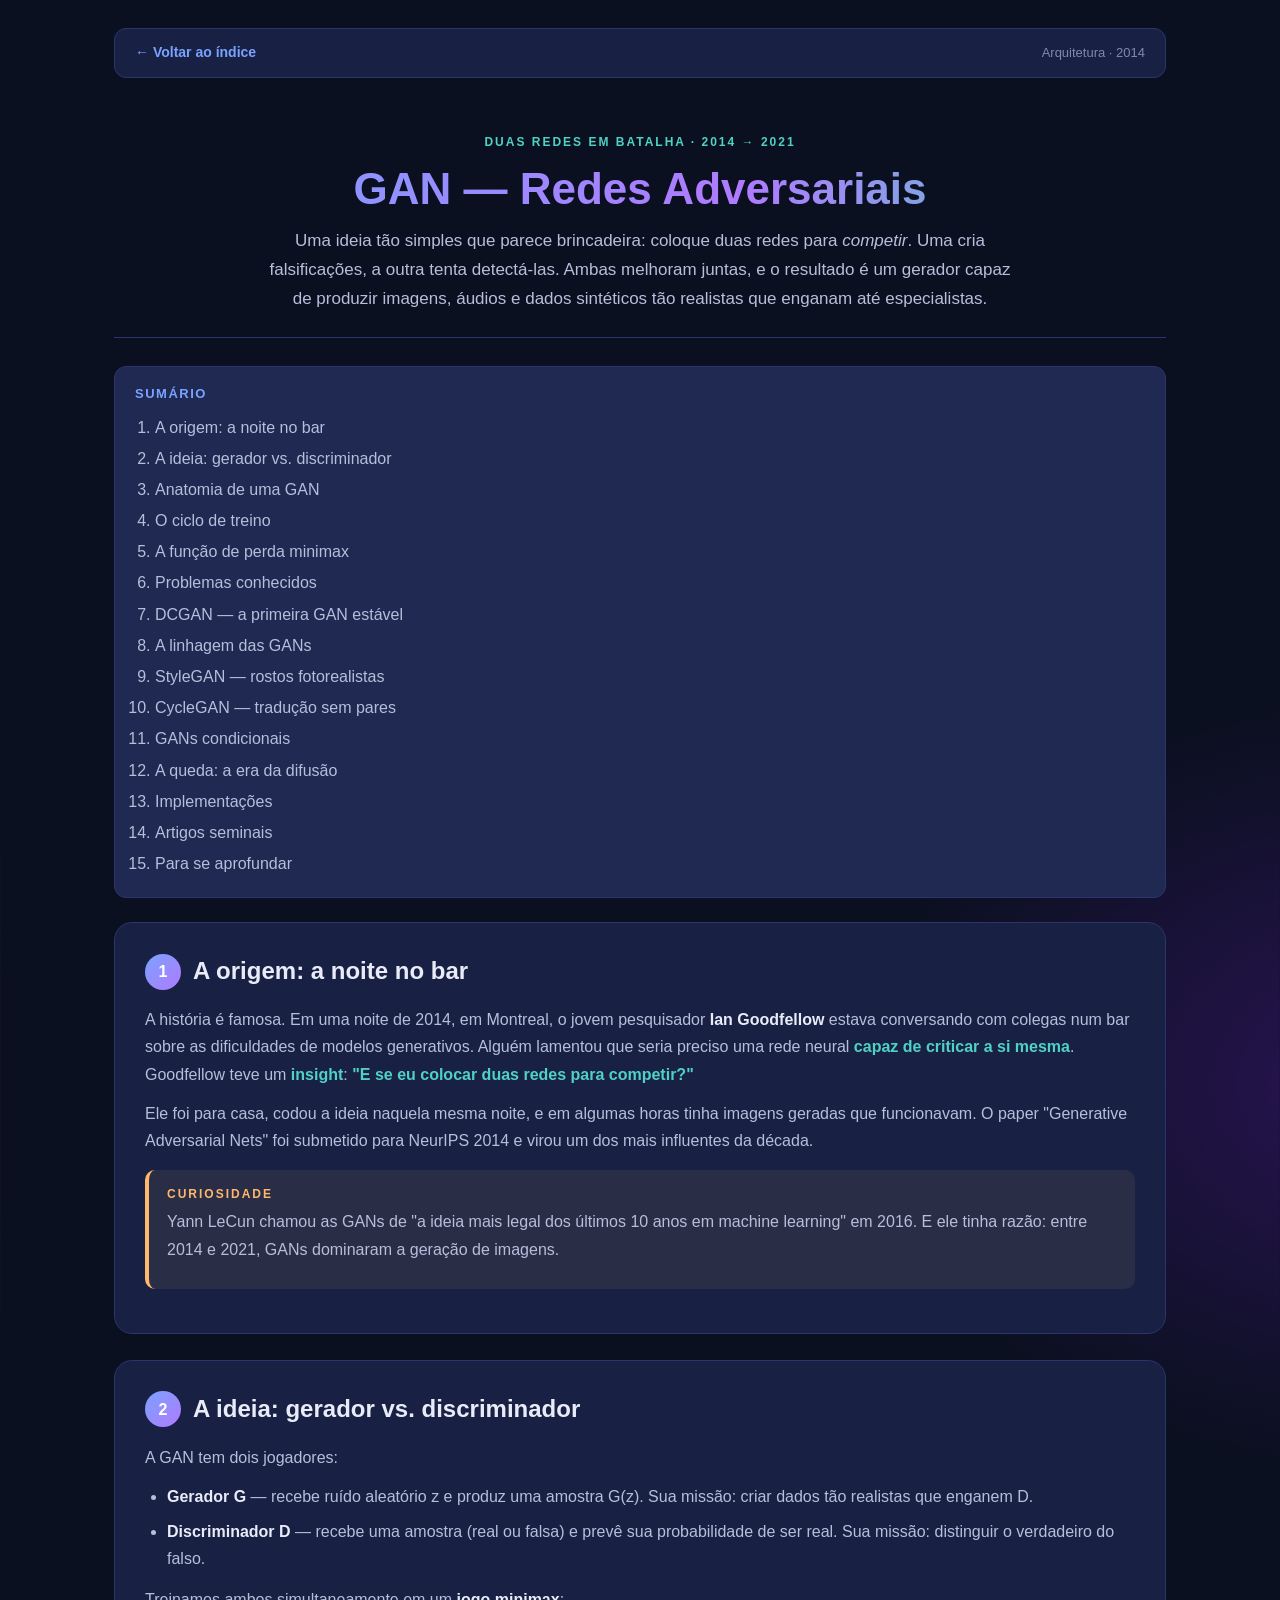
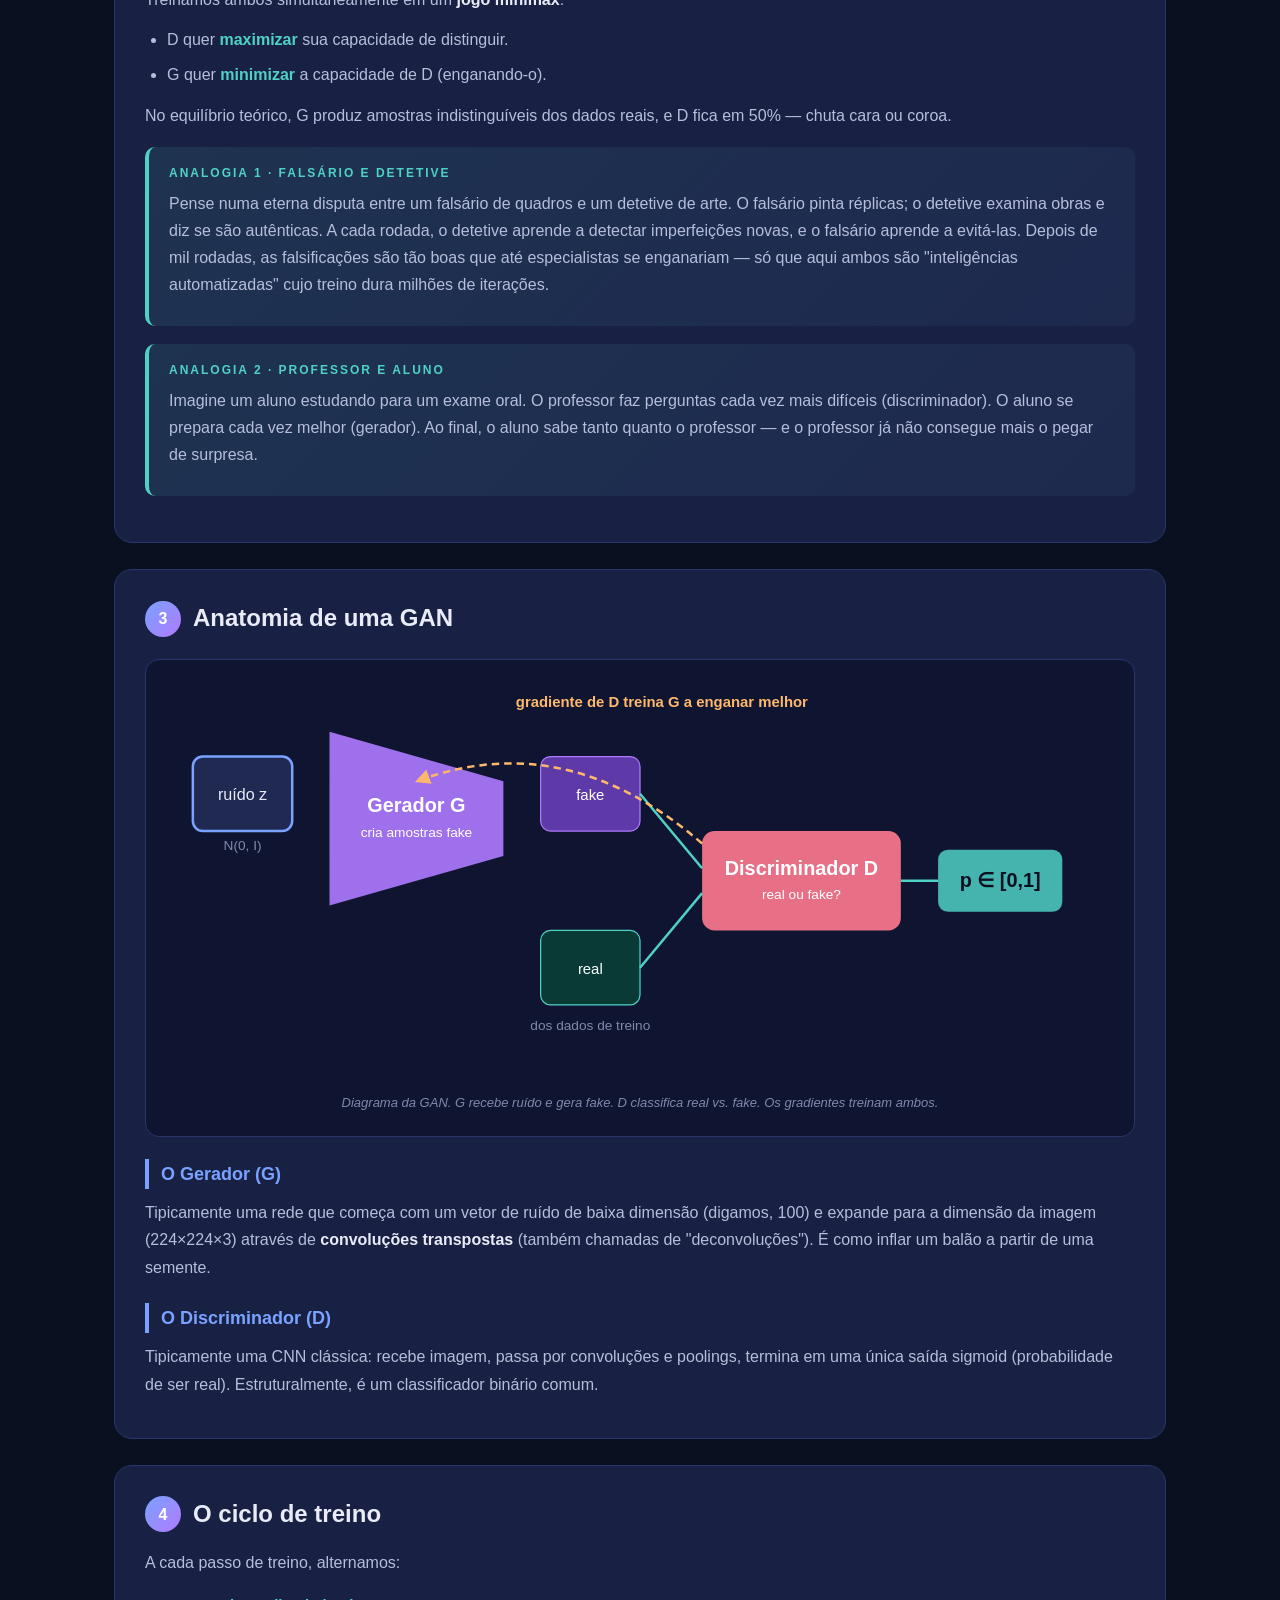
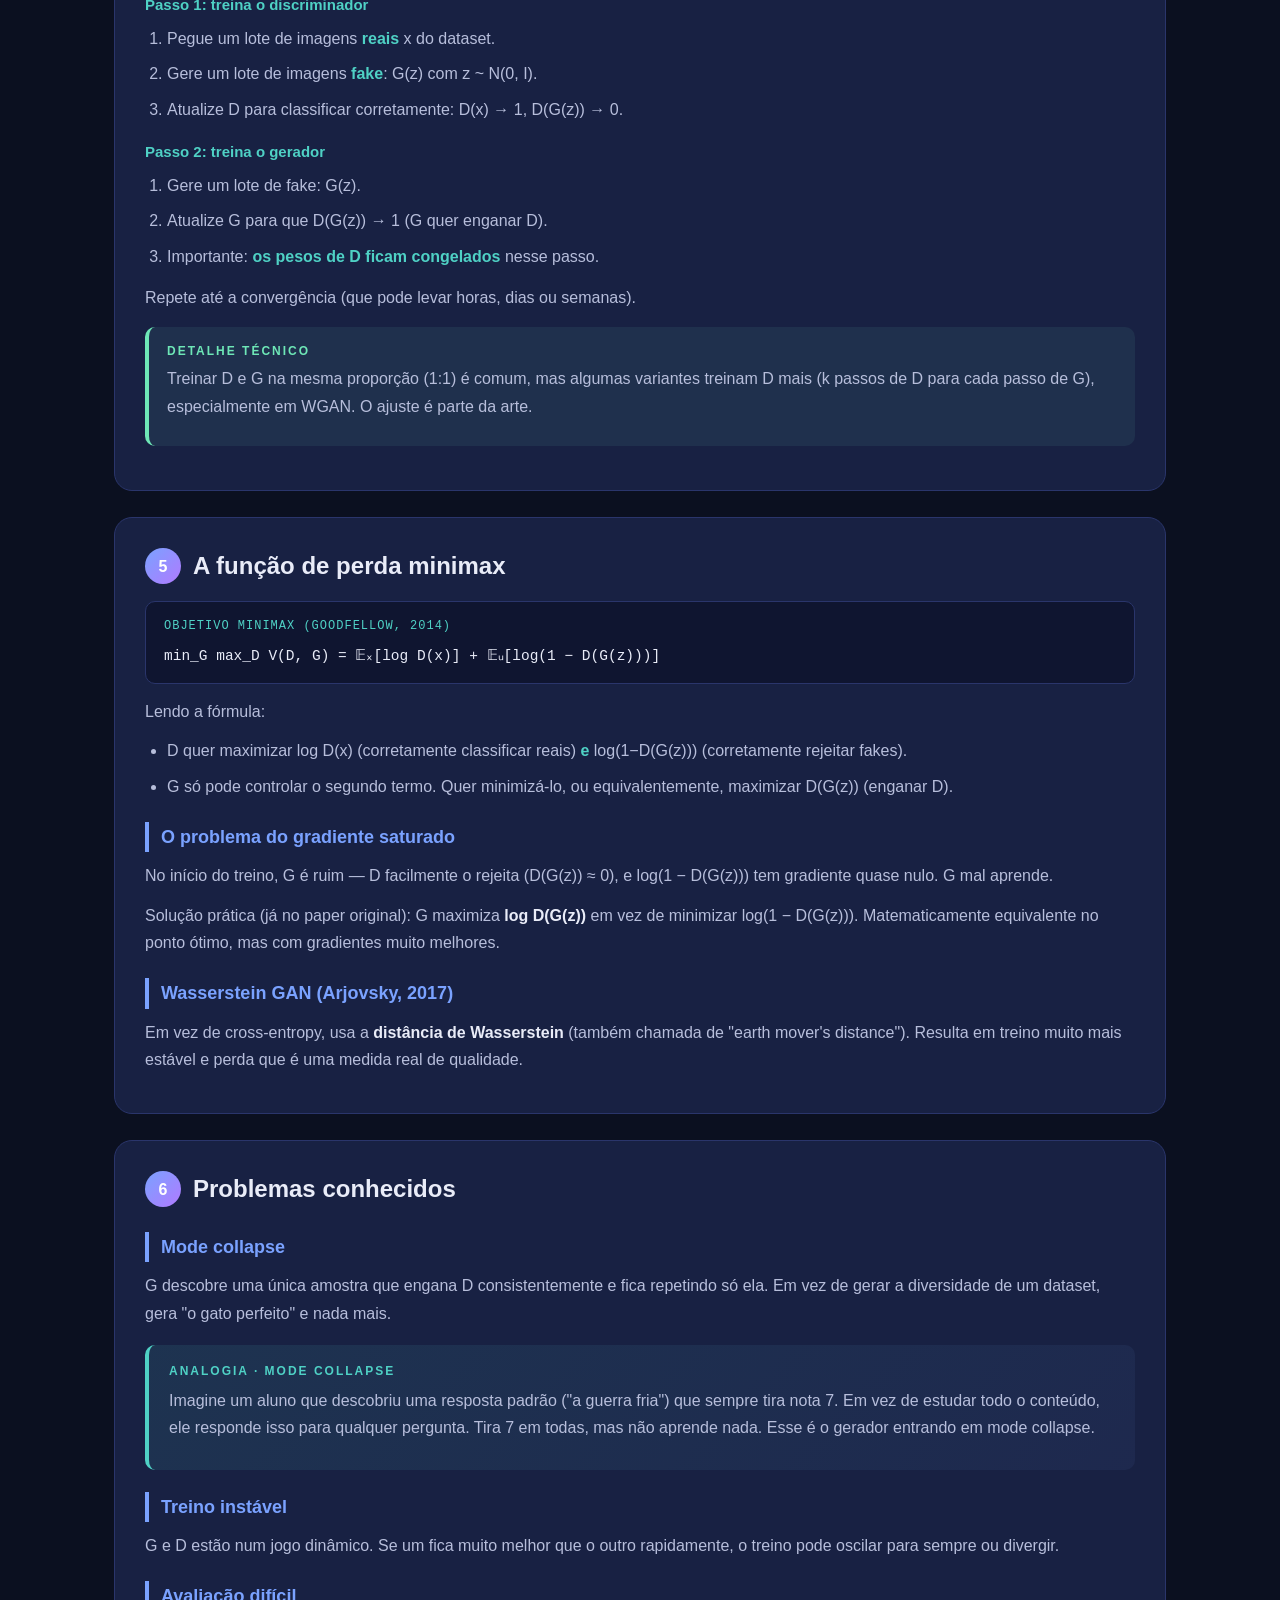
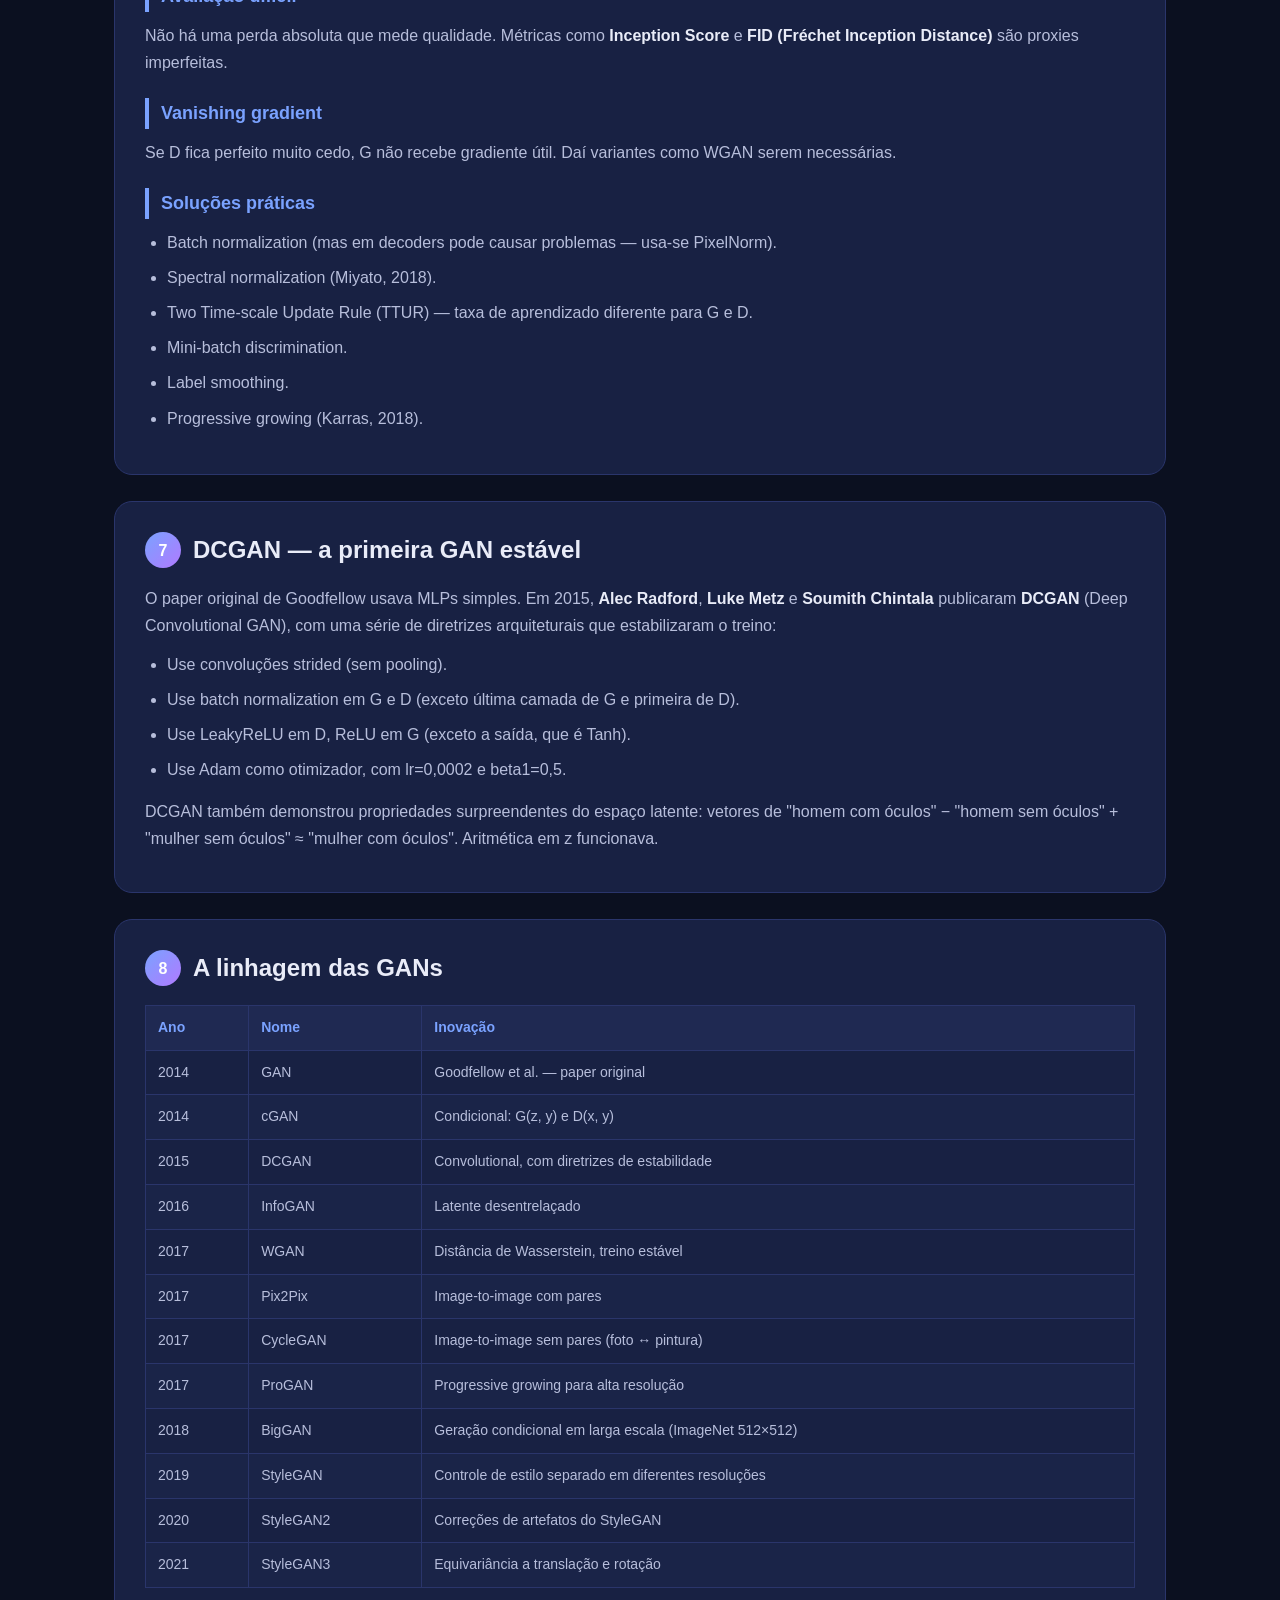
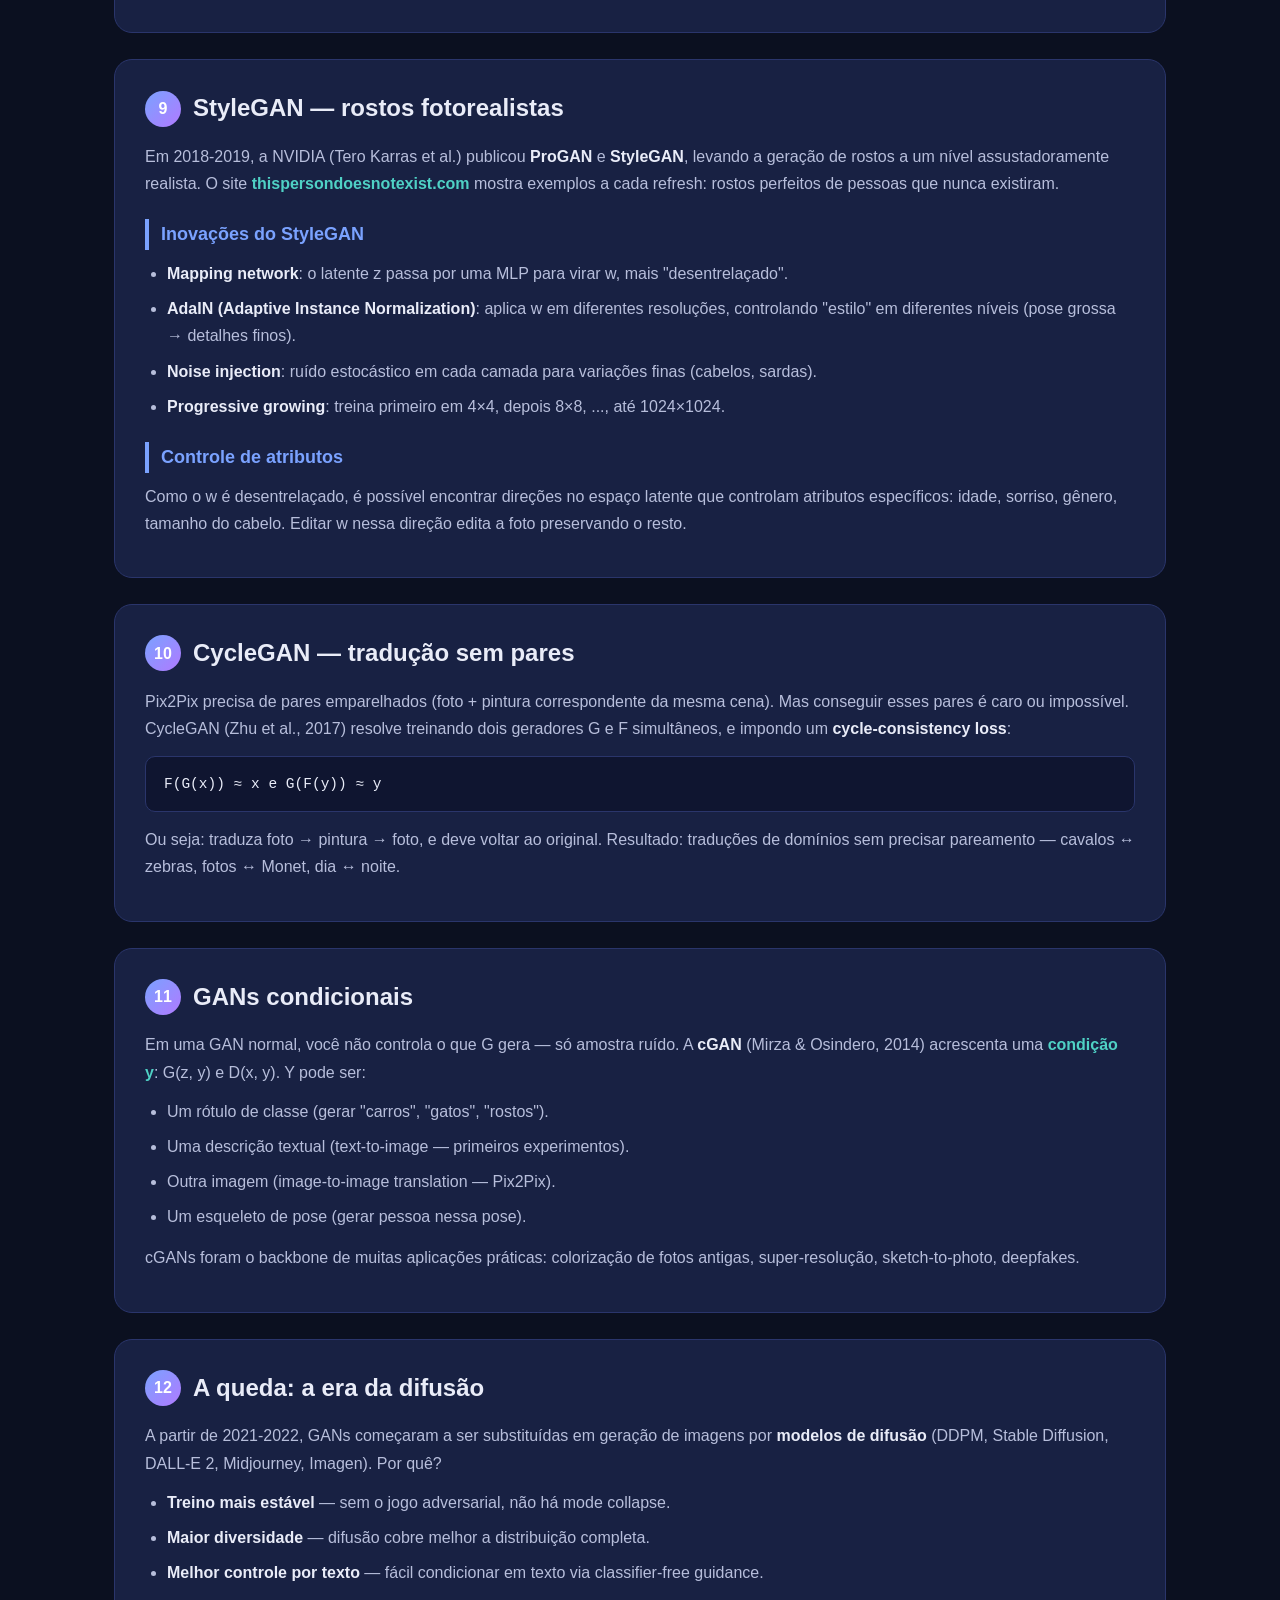
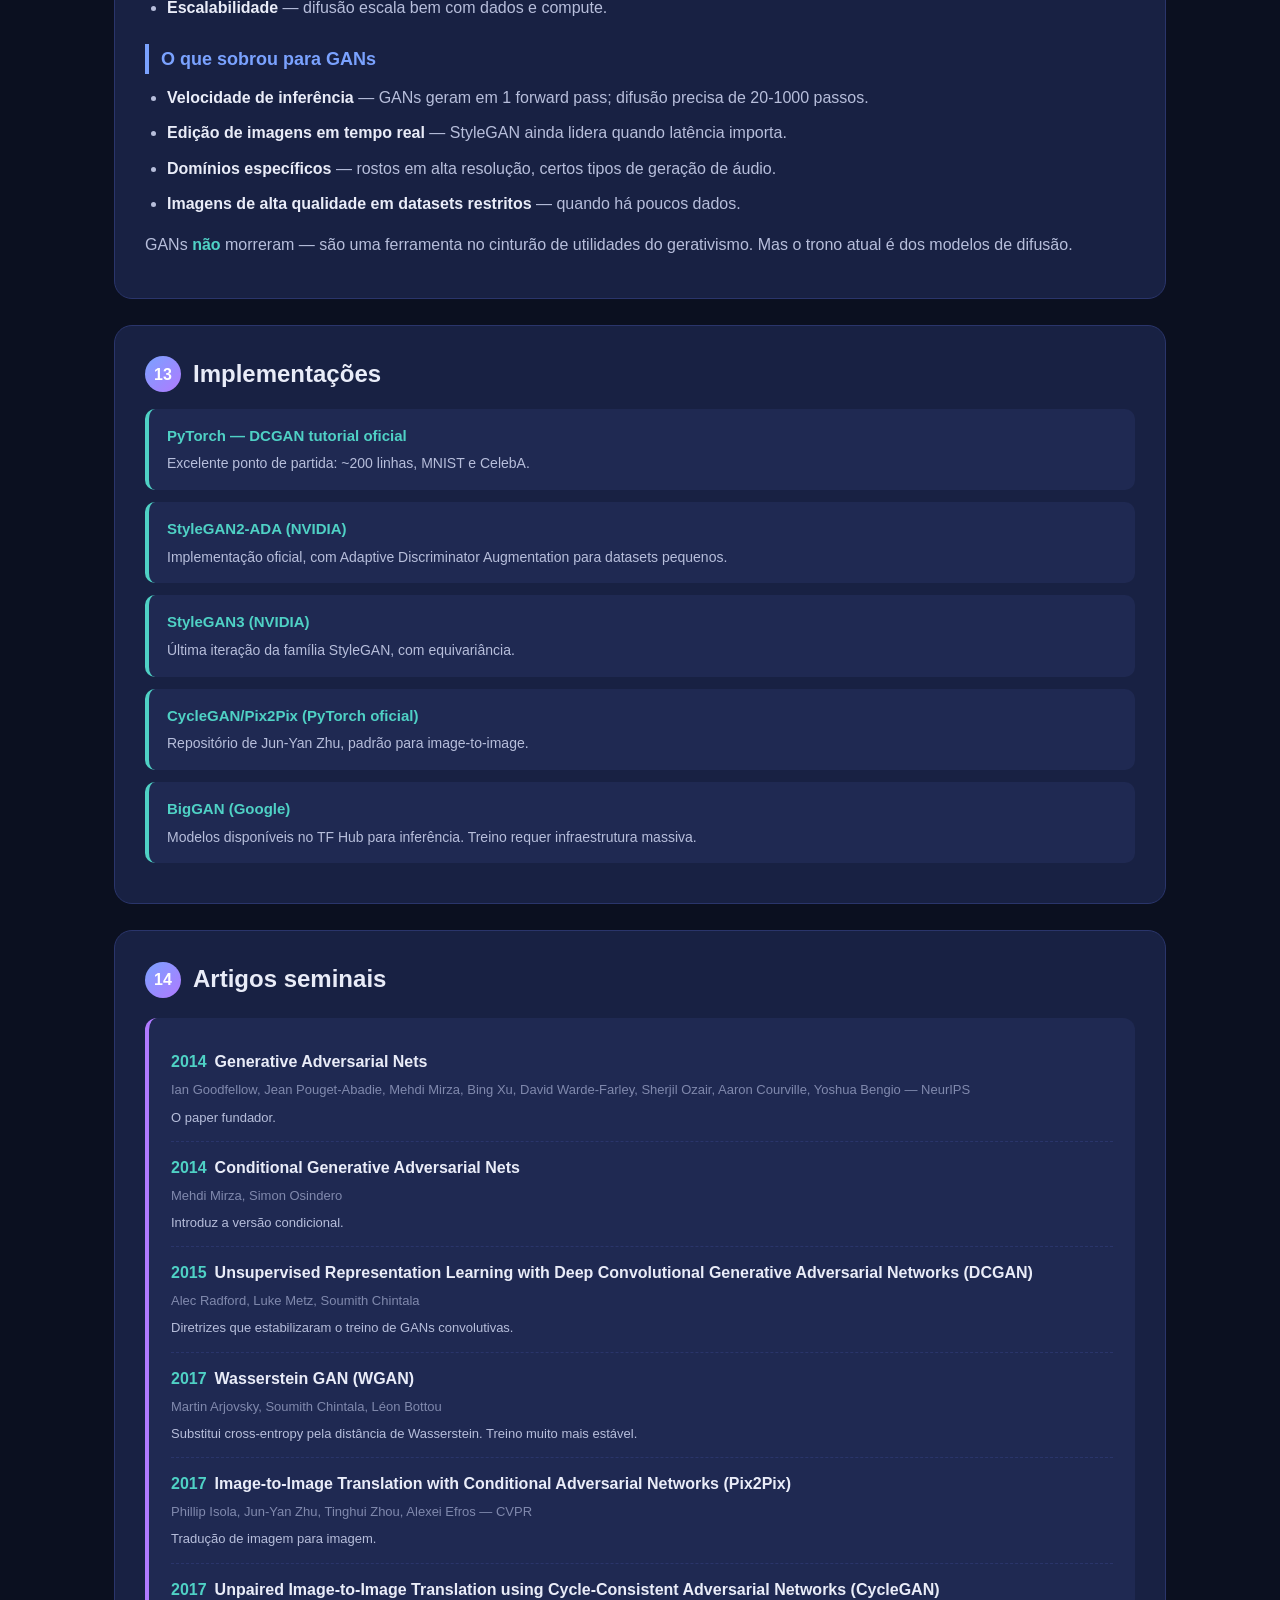
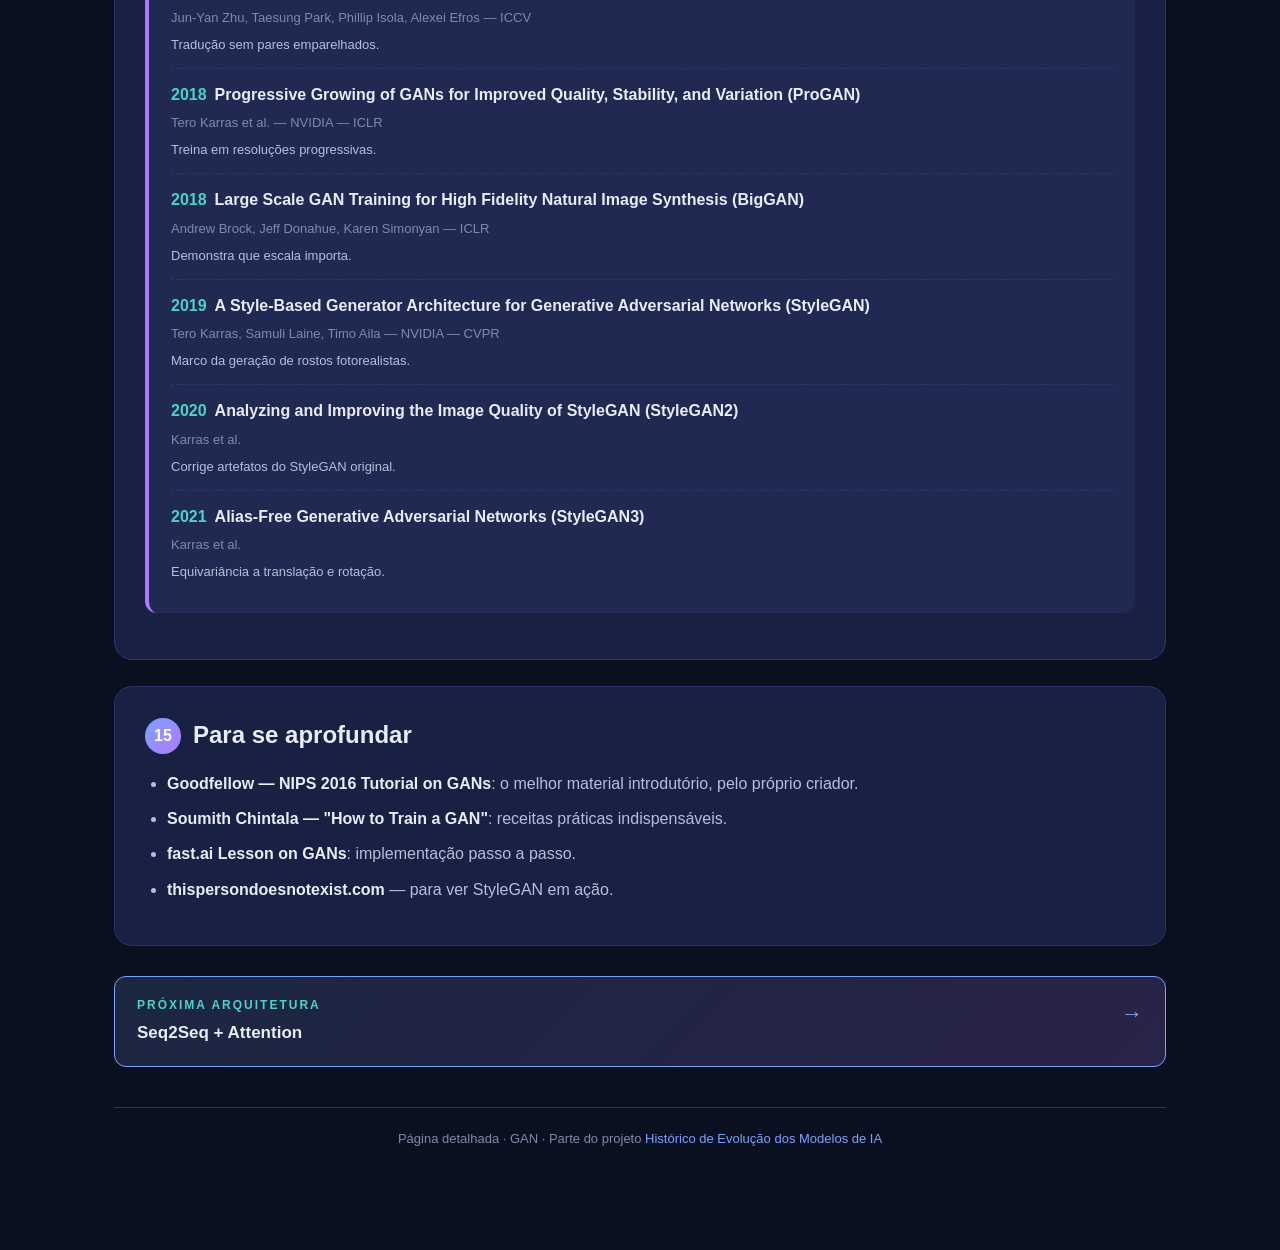
<file: gan.html>
<!DOCTYPE html>
<html lang="pt-BR">
<head>
<meta charset="UTF-8">
<meta name="viewport" content="width=device-width, initial-scale=1.0">
<title>GAN — Redes Adversariais — Página Detalhada</title>
<link rel="stylesheet" href="style.css">
</head>
<body>
<div class="wrap">

  <nav class="topnav">
    <a href="index.html">← Voltar ao índice</a>
    <span class="crumbs">Arquitetura · 2014</span>
  </nav>

  <header class="hero">
    <div class="eyebrow">Duas redes em batalha · 2014 → 2021</div>
    <h1>GAN — Redes Adversariais</h1>
    <p class="lead">
      Uma ideia tão simples que parece brincadeira: coloque duas redes para
      <em>competir</em>. Uma cria falsificações, a outra tenta detectá-las.
      Ambas melhoram juntas, e o resultado é um gerador capaz de produzir
      imagens, áudios e dados sintéticos tão realistas que enganam até
      especialistas.
    </p>
  </header>

  <div class="toc">
    <h4>Sumário</h4>
    <ol>
      <li><a href="#historia">A origem: a noite no bar</a></li>
      <li><a href="#ideia">A ideia: gerador vs. discriminador</a></li>
      <li><a href="#anatomia">Anatomia de uma GAN</a></li>
      <li><a href="#treino">O ciclo de treino</a></li>
      <li><a href="#perda">A função de perda minimax</a></li>
      <li><a href="#problemas">Problemas conhecidos</a></li>
      <li><a href="#dcgan">DCGAN — a primeira GAN estável</a></li>
      <li><a href="#linhagem">A linhagem das GANs</a></li>
      <li><a href="#stylegan">StyleGAN — rostos fotorealistas</a></li>
      <li><a href="#cycleegan">CycleGAN — tradução sem pares</a></li>
      <li><a href="#cgan">GANs condicionais</a></li>
      <li><a href="#substitutos">A queda: a era da difusão</a></li>
      <li><a href="#impl">Implementações</a></li>
      <li><a href="#artigos">Artigos seminais</a></li>
      <li><a href="#aprofundar">Para se aprofundar</a></li>
    </ol>
  </div>

  <!-- ============ HISTÓRIA ============ -->
  <section class="block" id="historia">
    <h2><span class="num">1</span> A origem: a noite no bar</h2>

    <p>
      A história é famosa. Em uma noite de 2014, em Montreal, o jovem
      pesquisador <strong>Ian Goodfellow</strong> estava conversando com colegas
      num bar sobre as dificuldades de modelos generativos. Alguém lamentou que
      seria preciso uma rede neural <em>capaz de criticar a si mesma</em>.
      Goodfellow teve um <em>insight</em>: <em>"E se eu colocar duas redes para
      competir?"</em>
    </p>

    <p>
      Ele foi para casa, codou a ideia naquela mesma noite, e em algumas horas
      tinha imagens geradas que funcionavam. O paper "Generative Adversarial
      Nets" foi submetido para NeurIPS 2014 e virou um dos mais influentes da
      década.
    </p>

    <div class="callout">
      <span class="tag">Curiosidade</span>
      <p>
        Yann LeCun chamou as GANs de "a ideia mais legal dos últimos 10 anos em
        machine learning" em 2016. E ele tinha razão: entre 2014 e 2021, GANs
        dominaram a geração de imagens.
      </p>
    </div>
  </section>

  <!-- ============ IDEIA ============ -->
  <section class="block" id="ideia">
    <h2><span class="num">2</span> A ideia: gerador vs. discriminador</h2>

    <p>
      A GAN tem dois jogadores:
    </p>
    <ul>
      <li><strong>Gerador G</strong> — recebe ruído aleatório z e produz uma amostra G(z). Sua missão: criar dados tão realistas que enganem D.</li>
      <li><strong>Discriminador D</strong> — recebe uma amostra (real ou falsa) e prevê sua probabilidade de ser real. Sua missão: distinguir o verdadeiro do falso.</li>
    </ul>

    <p>
      Treinamos ambos simultaneamente em um <strong>jogo minimax</strong>:
    </p>
    <ul>
      <li>D quer <em>maximizar</em> sua capacidade de distinguir.</li>
      <li>G quer <em>minimizar</em> a capacidade de D (enganando-o).</li>
    </ul>

    <p>
      No equilíbrio teórico, G produz amostras indistinguíveis dos dados reais,
      e D fica em 50% — chuta cara ou coroa.
    </p>

    <div class="analogy">
      <span class="tag">Analogia 1 · falsário e detetive</span>
      <p>
        Pense numa eterna disputa entre um falsário de quadros e um detetive de
        arte. O falsário pinta réplicas; o detetive examina obras e diz se são
        autênticas. A cada rodada, o detetive aprende a detectar imperfeições
        novas, e o falsário aprende a evitá-las. Depois de mil rodadas, as
        falsificações são tão boas que até especialistas se enganariam — só
        que aqui ambos são "inteligências automatizadas" cujo treino dura
        milhões de iterações.
      </p>
    </div>

    <div class="analogy">
      <span class="tag">Analogia 2 · professor e aluno</span>
      <p>
        Imagine um aluno estudando para um exame oral. O professor faz perguntas
        cada vez mais difíceis (discriminador). O aluno se prepara cada vez
        melhor (gerador). Ao final, o aluno sabe tanto quanto o professor —
        e o professor já não consegue mais o pegar de surpresa.
      </p>
    </div>
  </section>

  <!-- ============ ANATOMIA ============ -->
  <section class="block" id="anatomia">
    <h2><span class="num">3</span> Anatomia de uma GAN</h2>

    <div class="diagram">
      <svg viewBox="0 0 760 320" xmlns="http://www.w3.org/2000/svg">
        <!-- ruído -->
        <rect x="20" y="60" width="80" height="60" rx="8" fill="#1f2952" stroke="#7aa2ff" stroke-width="2"/>
        <text x="60" y="95" text-anchor="middle" class="svg-text">ruído z</text>
        <text x="60" y="135" text-anchor="middle" class="svg-label">N(0, I)</text>

        <!-- gerador -->
        <polygon points="130,40 270,80 270,140 130,180" fill="#b07aff" opacity="0.9"/>
        <text x="200" y="105" text-anchor="middle" fill="#fff" font-weight="700">Gerador G</text>
        <text x="200" y="125" text-anchor="middle" fill="#fff" font-size="11">cria amostras fake</text>

        <!-- imagem falsa -->
        <rect x="300" y="60" width="80" height="60" rx="8" fill="#5d3aa8" stroke="#b07aff"/>
        <text x="340" y="95" text-anchor="middle" fill="#fff" font-size="12">fake</text>

        <!-- imagem real -->
        <rect x="300" y="200" width="80" height="60" rx="8" fill="#0a3a36" stroke="#4fd1c5"/>
        <text x="340" y="235" text-anchor="middle" fill="#fff" font-size="12">real</text>
        <text x="340" y="280" text-anchor="middle" class="svg-label">dos dados de treino</text>

        <!-- discriminador -->
        <rect x="430" y="120" width="160" height="80" rx="10" fill="#ff7a90" opacity="0.9"/>
        <text x="510" y="155" text-anchor="middle" fill="#fff" font-weight="700">Discriminador D</text>
        <text x="510" y="175" text-anchor="middle" fill="#fff" font-size="11">real ou fake?</text>

        <line x1="380" y1="90"  x2="430" y2="150" stroke="#4fd1c5" stroke-width="2"/>
        <line x1="380" y1="230" x2="430" y2="170" stroke="#4fd1c5" stroke-width="2"/>

        <!-- saída -->
        <rect x="620" y="135" width="100" height="50" rx="8" fill="#4fd1c5" opacity="0.85"/>
        <text x="670" y="165" text-anchor="middle" fill="#0b1020" font-weight="700">p ∈ [0,1]</text>
        <line x1="590" y1="160" x2="620" y2="160" stroke="#4fd1c5" stroke-width="2"/>

        <!-- feedback -->
        <path d="M430 130 Q 320 35 200 80" stroke="#ffb86b" stroke-width="2" stroke-dasharray="6 4" fill="none" marker-end="url(#arrG)"/>
        <text x="280" y="20" fill="#ffb86b" font-size="12" font-weight="700">gradiente de D treina G a enganar melhor</text>

        <defs>
          <marker id="arrG" viewBox="0 0 10 10" refX="9" refY="5" markerWidth="6" markerHeight="6" orient="auto"><path d="M0 0 L10 5 L0 10 z" fill="#ffb86b"/></marker>
        </defs>
      </svg>
      <div class="caption">Diagrama da GAN. G recebe ruído e gera fake. D classifica real vs. fake. Os gradientes treinam ambos.</div>
    </div>

    <h3>O Gerador (G)</h3>
    <p>
      Tipicamente uma rede que começa com um vetor de ruído de baixa dimensão
      (digamos, 100) e expande para a dimensão da imagem (224×224×3) através de
      <strong>convoluções transpostas</strong> (também chamadas de
      "deconvoluções"). É como inflar um balão a partir de uma semente.
    </p>

    <h3>O Discriminador (D)</h3>
    <p>
      Tipicamente uma CNN clássica: recebe imagem, passa por convoluções e
      poolings, termina em uma única saída sigmoid (probabilidade de ser real).
      Estruturalmente, é um classificador binário comum.
    </p>
  </section>

  <!-- ============ TREINO ============ -->
  <section class="block" id="treino">
    <h2><span class="num">4</span> O ciclo de treino</h2>

    <p>
      A cada passo de treino, alternamos:
    </p>

    <h4>Passo 1: treina o discriminador</h4>
    <ol>
      <li>Pegue um lote de imagens <em>reais</em> x do dataset.</li>
      <li>Gere um lote de imagens <em>fake</em>: G(z) com z ~ N(0, I).</li>
      <li>Atualize D para classificar corretamente: D(x) → 1, D(G(z)) → 0.</li>
    </ol>

    <h4>Passo 2: treina o gerador</h4>
    <ol>
      <li>Gere um lote de fake: G(z).</li>
      <li>Atualize G para que D(G(z)) → 1 (G quer enganar D).</li>
      <li>Importante: <em>os pesos de D ficam congelados</em> nesse passo.</li>
    </ol>

    <p>
      Repete até a convergência (que pode levar horas, dias ou semanas).
    </p>

    <div class="tip">
      <span class="tag">Detalhe técnico</span>
      <p>
        Treinar D e G na mesma proporção (1:1) é comum, mas algumas variantes
        treinam D mais (k passos de D para cada passo de G), especialmente em
        WGAN. O ajuste é parte da arte.
      </p>
    </div>
  </section>

  <!-- ============ PERDA ============ -->
  <section class="block" id="perda">
    <h2><span class="num">5</span> A função de perda minimax</h2>

    <div class="formula">
      <div class="fname">Objetivo minimax (Goodfellow, 2014)</div>
      min_G max_D V(D, G) = 𝔼ₓ[log D(x)] + 𝔼ᵤ[log(1 − D(G(z)))]
    </div>

    <p>
      Lendo a fórmula:
    </p>
    <ul>
      <li>D quer maximizar log D(x) (corretamente classificar reais) <em>e</em> log(1−D(G(z))) (corretamente rejeitar fakes).</li>
      <li>G só pode controlar o segundo termo. Quer minimizá-lo, ou equivalentemente, maximizar D(G(z)) (enganar D).</li>
    </ul>

    <h3>O problema do gradiente saturado</h3>
    <p>
      No início do treino, G é ruim — D facilmente o rejeita (D(G(z)) ≈ 0), e
      log(1 − D(G(z))) tem gradiente quase nulo. G mal aprende.
    </p>
    <p>
      Solução prática (já no paper original): G maximiza <strong>log D(G(z))</strong>
      em vez de minimizar log(1 − D(G(z))). Matematicamente equivalente no
      ponto ótimo, mas com gradientes muito melhores.
    </p>

    <h3>Wasserstein GAN (Arjovsky, 2017)</h3>
    <p>
      Em vez de cross-entropy, usa a <strong>distância de Wasserstein</strong>
      (também chamada de "earth mover's distance"). Resulta em treino muito
      mais estável e perda que é uma medida real de qualidade.
    </p>
  </section>

  <!-- ============ PROBLEMAS ============ -->
  <section class="block" id="problemas">
    <h2><span class="num">6</span> Problemas conhecidos</h2>

    <h3>Mode collapse</h3>
    <p>
      G descobre uma única amostra que engana D consistentemente e fica
      repetindo só ela. Em vez de gerar a diversidade de um dataset, gera
      "o gato perfeito" e nada mais.
    </p>

    <div class="analogy">
      <span class="tag">Analogia · mode collapse</span>
      <p>
        Imagine um aluno que descobriu uma resposta padrão ("a guerra fria") que
        sempre tira nota 7. Em vez de estudar todo o conteúdo, ele responde isso
        para qualquer pergunta. Tira 7 em todas, mas não aprende nada. Esse é o
        gerador entrando em mode collapse.
      </p>
    </div>

    <h3>Treino instável</h3>
    <p>
      G e D estão num jogo dinâmico. Se um fica muito melhor que o outro
      rapidamente, o treino pode oscilar para sempre ou divergir.
    </p>

    <h3>Avaliação difícil</h3>
    <p>
      Não há uma perda absoluta que mede qualidade. Métricas como
      <strong>Inception Score</strong> e <strong>FID (Fréchet Inception Distance)</strong>
      são proxies imperfeitas.
    </p>

    <h3>Vanishing gradient</h3>
    <p>
      Se D fica perfeito muito cedo, G não recebe gradiente útil. Daí variantes
      como WGAN serem necessárias.
    </p>

    <h3>Soluções práticas</h3>
    <ul>
      <li>Batch normalization (mas em decoders pode causar problemas — usa-se PixelNorm).</li>
      <li>Spectral normalization (Miyato, 2018).</li>
      <li>Two Time-scale Update Rule (TTUR) — taxa de aprendizado diferente para G e D.</li>
      <li>Mini-batch discrimination.</li>
      <li>Label smoothing.</li>
      <li>Progressive growing (Karras, 2018).</li>
    </ul>
  </section>

  <!-- ============ DCGAN ============ -->
  <section class="block" id="dcgan">
    <h2><span class="num">7</span> DCGAN — a primeira GAN estável</h2>

    <p>
      O paper original de Goodfellow usava MLPs simples. Em 2015,
      <strong>Alec Radford</strong>, <strong>Luke Metz</strong> e
      <strong>Soumith Chintala</strong> publicaram <strong>DCGAN</strong>
      (Deep Convolutional GAN), com uma série de diretrizes arquiteturais
      que estabilizaram o treino:
    </p>

    <ul>
      <li>Use convoluções strided (sem pooling).</li>
      <li>Use batch normalization em G e D (exceto última camada de G e primeira de D).</li>
      <li>Use LeakyReLU em D, ReLU em G (exceto a saída, que é Tanh).</li>
      <li>Use Adam como otimizador, com lr=0,0002 e beta1=0,5.</li>
    </ul>

    <p>
      DCGAN também demonstrou propriedades surpreendentes do espaço latente:
      vetores de "homem com óculos" − "homem sem óculos" + "mulher sem óculos" ≈
      "mulher com óculos". Aritmética em z funcionava.
    </p>
  </section>

  <!-- ============ LINHAGEM ============ -->
  <section class="block" id="linhagem">
    <h2><span class="num">8</span> A linhagem das GANs</h2>

    <table class="compare">
      <thead><tr><th>Ano</th><th>Nome</th><th>Inovação</th></tr></thead>
      <tbody>
        <tr><td>2014</td><td>GAN</td><td>Goodfellow et al. — paper original</td></tr>
        <tr><td>2014</td><td>cGAN</td><td>Condicional: G(z, y) e D(x, y)</td></tr>
        <tr><td>2015</td><td>DCGAN</td><td>Convolutional, com diretrizes de estabilidade</td></tr>
        <tr><td>2016</td><td>InfoGAN</td><td>Latente desentrelaçado</td></tr>
        <tr><td>2017</td><td>WGAN</td><td>Distância de Wasserstein, treino estável</td></tr>
        <tr><td>2017</td><td>Pix2Pix</td><td>Image-to-image com pares</td></tr>
        <tr><td>2017</td><td>CycleGAN</td><td>Image-to-image sem pares (foto ↔ pintura)</td></tr>
        <tr><td>2017</td><td>ProGAN</td><td>Progressive growing para alta resolução</td></tr>
        <tr><td>2018</td><td>BigGAN</td><td>Geração condicional em larga escala (ImageNet 512×512)</td></tr>
        <tr><td>2019</td><td>StyleGAN</td><td>Controle de estilo separado em diferentes resoluções</td></tr>
        <tr><td>2020</td><td>StyleGAN2</td><td>Correções de artefatos do StyleGAN</td></tr>
        <tr><td>2021</td><td>StyleGAN3</td><td>Equivariância a translação e rotação</td></tr>
      </tbody>
    </table>
  </section>

  <!-- ============ STYLEGAN ============ -->
  <section class="block" id="stylegan">
    <h2><span class="num">9</span> StyleGAN — rostos fotorealistas</h2>

    <p>
      Em 2018-2019, a NVIDIA (Tero Karras et al.) publicou
      <strong>ProGAN</strong> e <strong>StyleGAN</strong>, levando a geração de
      rostos a um nível assustadoramente realista. O site
      <em>thispersondoesnotexist.com</em> mostra exemplos a cada refresh:
      rostos perfeitos de pessoas que nunca existiram.
    </p>

    <h3>Inovações do StyleGAN</h3>
    <ul>
      <li><strong>Mapping network</strong>: o latente z passa por uma MLP para virar w, mais "desentrelaçado".</li>
      <li><strong>AdaIN (Adaptive Instance Normalization)</strong>: aplica w em diferentes resoluções, controlando "estilo" em diferentes níveis (pose grossa → detalhes finos).</li>
      <li><strong>Noise injection</strong>: ruído estocástico em cada camada para variações finas (cabelos, sardas).</li>
      <li><strong>Progressive growing</strong>: treina primeiro em 4×4, depois 8×8, ..., até 1024×1024.</li>
    </ul>

    <h3>Controle de atributos</h3>
    <p>
      Como o w é desentrelaçado, é possível encontrar direções no espaço
      latente que controlam atributos específicos: idade, sorriso, gênero,
      tamanho do cabelo. Editar w nessa direção edita a foto preservando o
      resto.
    </p>
  </section>

  <!-- ============ CYCLEGAN ============ -->
  <section class="block" id="cycleegan">
    <h2><span class="num">10</span> CycleGAN — tradução sem pares</h2>

    <p>
      Pix2Pix precisa de pares emparelhados (foto + pintura correspondente da
      mesma cena). Mas conseguir esses pares é caro ou impossível. CycleGAN
      (Zhu et al., 2017) resolve treinando dois geradores G e F simultâneos,
      e impondo um <strong>cycle-consistency loss</strong>:
    </p>

    <div class="formula">
      F(G(x)) ≈ x  e  G(F(y)) ≈ y
    </div>

    <p>
      Ou seja: traduza foto → pintura → foto, e deve voltar ao original.
      Resultado: traduções de domínios sem precisar pareamento — cavalos ↔
      zebras, fotos ↔ Monet, dia ↔ noite.
    </p>
  </section>

  <!-- ============ CGAN ============ -->
  <section class="block" id="cgan">
    <h2><span class="num">11</span> GANs condicionais</h2>

    <p>
      Em uma GAN normal, você não controla o que G gera — só amostra ruído. A
      <strong>cGAN</strong> (Mirza &amp; Osindero, 2014) acrescenta uma
      <em>condição y</em>: G(z, y) e D(x, y). Y pode ser:
    </p>
    <ul>
      <li>Um rótulo de classe (gerar "carros", "gatos", "rostos").</li>
      <li>Uma descrição textual (text-to-image — primeiros experimentos).</li>
      <li>Outra imagem (image-to-image translation — Pix2Pix).</li>
      <li>Um esqueleto de pose (gerar pessoa nessa pose).</li>
    </ul>
    <p>
      cGANs foram o backbone de muitas aplicações práticas: colorização de
      fotos antigas, super-resolução, sketch-to-photo, deepfakes.
    </p>
  </section>

  <!-- ============ SUBSTITUTOS ============ -->
  <section class="block" id="substitutos">
    <h2><span class="num">12</span> A queda: a era da difusão</h2>

    <p>
      A partir de 2021-2022, GANs começaram a ser substituídas em geração de
      imagens por <strong>modelos de difusão</strong> (DDPM, Stable Diffusion,
      DALL-E 2, Midjourney, Imagen). Por quê?
    </p>

    <ul>
      <li><strong>Treino mais estável</strong> — sem o jogo adversarial, não há mode collapse.</li>
      <li><strong>Maior diversidade</strong> — difusão cobre melhor a distribuição completa.</li>
      <li><strong>Melhor controle por texto</strong> — fácil condicionar em texto via classifier-free guidance.</li>
      <li><strong>Escalabilidade</strong> — difusão escala bem com dados e compute.</li>
    </ul>

    <h3>O que sobrou para GANs</h3>
    <ul>
      <li><strong>Velocidade de inferência</strong> — GANs geram em 1 forward pass; difusão precisa de 20-1000 passos.</li>
      <li><strong>Edição de imagens em tempo real</strong> — StyleGAN ainda lidera quando latência importa.</li>
      <li><strong>Domínios específicos</strong> — rostos em alta resolução, certos tipos de geração de áudio.</li>
      <li><strong>Imagens de alta qualidade em datasets restritos</strong> — quando há poucos dados.</li>
    </ul>

    <p>
      GANs <em>não</em> morreram — são uma ferramenta no cinturão de utilidades
      do gerativismo. Mas o trono atual é dos modelos de difusão.
    </p>
  </section>

  <!-- ============ IMPL ============ -->
  <section class="block" id="impl">
    <h2><span class="num">13</span> Implementações</h2>

    <div class="impl">
      <div class="iname">PyTorch — DCGAN tutorial oficial</div>
      <div class="idesc">Excelente ponto de partida: ~200 linhas, MNIST e CelebA.</div>
    </div>
    <div class="impl">
      <div class="iname">StyleGAN2-ADA (NVIDIA)</div>
      <div class="idesc">Implementação oficial, com Adaptive Discriminator Augmentation para datasets pequenos.</div>
    </div>
    <div class="impl">
      <div class="iname">StyleGAN3 (NVIDIA)</div>
      <div class="idesc">Última iteração da família StyleGAN, com equivariância.</div>
    </div>
    <div class="impl">
      <div class="iname">CycleGAN/Pix2Pix (PyTorch oficial)</div>
      <div class="idesc">Repositório de Jun-Yan Zhu, padrão para image-to-image.</div>
    </div>
    <div class="impl">
      <div class="iname">BigGAN (Google)</div>
      <div class="idesc">Modelos disponíveis no TF Hub para inferência. Treino requer infraestrutura massiva.</div>
    </div>
  </section>

  <!-- ============ ARTIGOS ============ -->
  <section class="block" id="artigos">
    <h2><span class="num">14</span> Artigos seminais</h2>
    <div class="papers">
      <div class="paper">
        <span class="pyear">2014</span><span class="ptitle">Generative Adversarial Nets</span><br>
        <span class="pauthors">Ian Goodfellow, Jean Pouget-Abadie, Mehdi Mirza, Bing Xu, David Warde-Farley, Sherjil Ozair, Aaron Courville, Yoshua Bengio — NeurIPS</span>
        <div class="psumm">O paper fundador.</div>
      </div>
      <div class="paper">
        <span class="pyear">2014</span><span class="ptitle">Conditional Generative Adversarial Nets</span><br>
        <span class="pauthors">Mehdi Mirza, Simon Osindero</span>
        <div class="psumm">Introduz a versão condicional.</div>
      </div>
      <div class="paper">
        <span class="pyear">2015</span><span class="ptitle">Unsupervised Representation Learning with Deep Convolutional Generative Adversarial Networks (DCGAN)</span><br>
        <span class="pauthors">Alec Radford, Luke Metz, Soumith Chintala</span>
        <div class="psumm">Diretrizes que estabilizaram o treino de GANs convolutivas.</div>
      </div>
      <div class="paper">
        <span class="pyear">2017</span><span class="ptitle">Wasserstein GAN (WGAN)</span><br>
        <span class="pauthors">Martin Arjovsky, Soumith Chintala, Léon Bottou</span>
        <div class="psumm">Substitui cross-entropy pela distância de Wasserstein. Treino muito mais estável.</div>
      </div>
      <div class="paper">
        <span class="pyear">2017</span><span class="ptitle">Image-to-Image Translation with Conditional Adversarial Networks (Pix2Pix)</span><br>
        <span class="pauthors">Phillip Isola, Jun-Yan Zhu, Tinghui Zhou, Alexei Efros — CVPR</span>
        <div class="psumm">Tradução de imagem para imagem.</div>
      </div>
      <div class="paper">
        <span class="pyear">2017</span><span class="ptitle">Unpaired Image-to-Image Translation using Cycle-Consistent Adversarial Networks (CycleGAN)</span><br>
        <span class="pauthors">Jun-Yan Zhu, Taesung Park, Phillip Isola, Alexei Efros — ICCV</span>
        <div class="psumm">Tradução sem pares emparelhados.</div>
      </div>
      <div class="paper">
        <span class="pyear">2018</span><span class="ptitle">Progressive Growing of GANs for Improved Quality, Stability, and Variation (ProGAN)</span><br>
        <span class="pauthors">Tero Karras et al. — NVIDIA — ICLR</span>
        <div class="psumm">Treina em resoluções progressivas.</div>
      </div>
      <div class="paper">
        <span class="pyear">2018</span><span class="ptitle">Large Scale GAN Training for High Fidelity Natural Image Synthesis (BigGAN)</span><br>
        <span class="pauthors">Andrew Brock, Jeff Donahue, Karen Simonyan — ICLR</span>
        <div class="psumm">Demonstra que escala importa.</div>
      </div>
      <div class="paper">
        <span class="pyear">2019</span><span class="ptitle">A Style-Based Generator Architecture for Generative Adversarial Networks (StyleGAN)</span><br>
        <span class="pauthors">Tero Karras, Samuli Laine, Timo Aila — NVIDIA — CVPR</span>
        <div class="psumm">Marco da geração de rostos fotorealistas.</div>
      </div>
      <div class="paper">
        <span class="pyear">2020</span><span class="ptitle">Analyzing and Improving the Image Quality of StyleGAN (StyleGAN2)</span><br>
        <span class="pauthors">Karras et al.</span>
        <div class="psumm">Corrige artefatos do StyleGAN original.</div>
      </div>
      <div class="paper">
        <span class="pyear">2021</span><span class="ptitle">Alias-Free Generative Adversarial Networks (StyleGAN3)</span><br>
        <span class="pauthors">Karras et al.</span>
        <div class="psumm">Equivariância a translação e rotação.</div>
      </div>
    </div>
  </section>

  <!-- ============ APROFUNDAR ============ -->
  <section class="block" id="aprofundar">
    <h2><span class="num">15</span> Para se aprofundar</h2>

    <ul>
      <li><strong>Goodfellow — NIPS 2016 Tutorial on GANs</strong>: o melhor material introdutório, pelo próprio criador.</li>
      <li><strong>Soumith Chintala — "How to Train a GAN"</strong>: receitas práticas indispensáveis.</li>
      <li><strong>fast.ai Lesson on GANs</strong>: implementação passo a passo.</li>
      <li><strong>thispersondoesnotexist.com</strong> — para ver StyleGAN em ação.</li>
    </ul>
  </section>

  <a href="seq2seq.html" class="deeplink">
    <span class="arrow">→</span>
    <span class="dt">Próxima arquitetura</span>
    <span class="dn">Seq2Seq + Attention</span>
  </a>

  <footer>
    <p>Página detalhada · GAN · Parte do projeto <a href="index.html">Histórico de Evolução dos Modelos de IA</a></p>
  </footer>
</div>
</body>
</html>
</file>
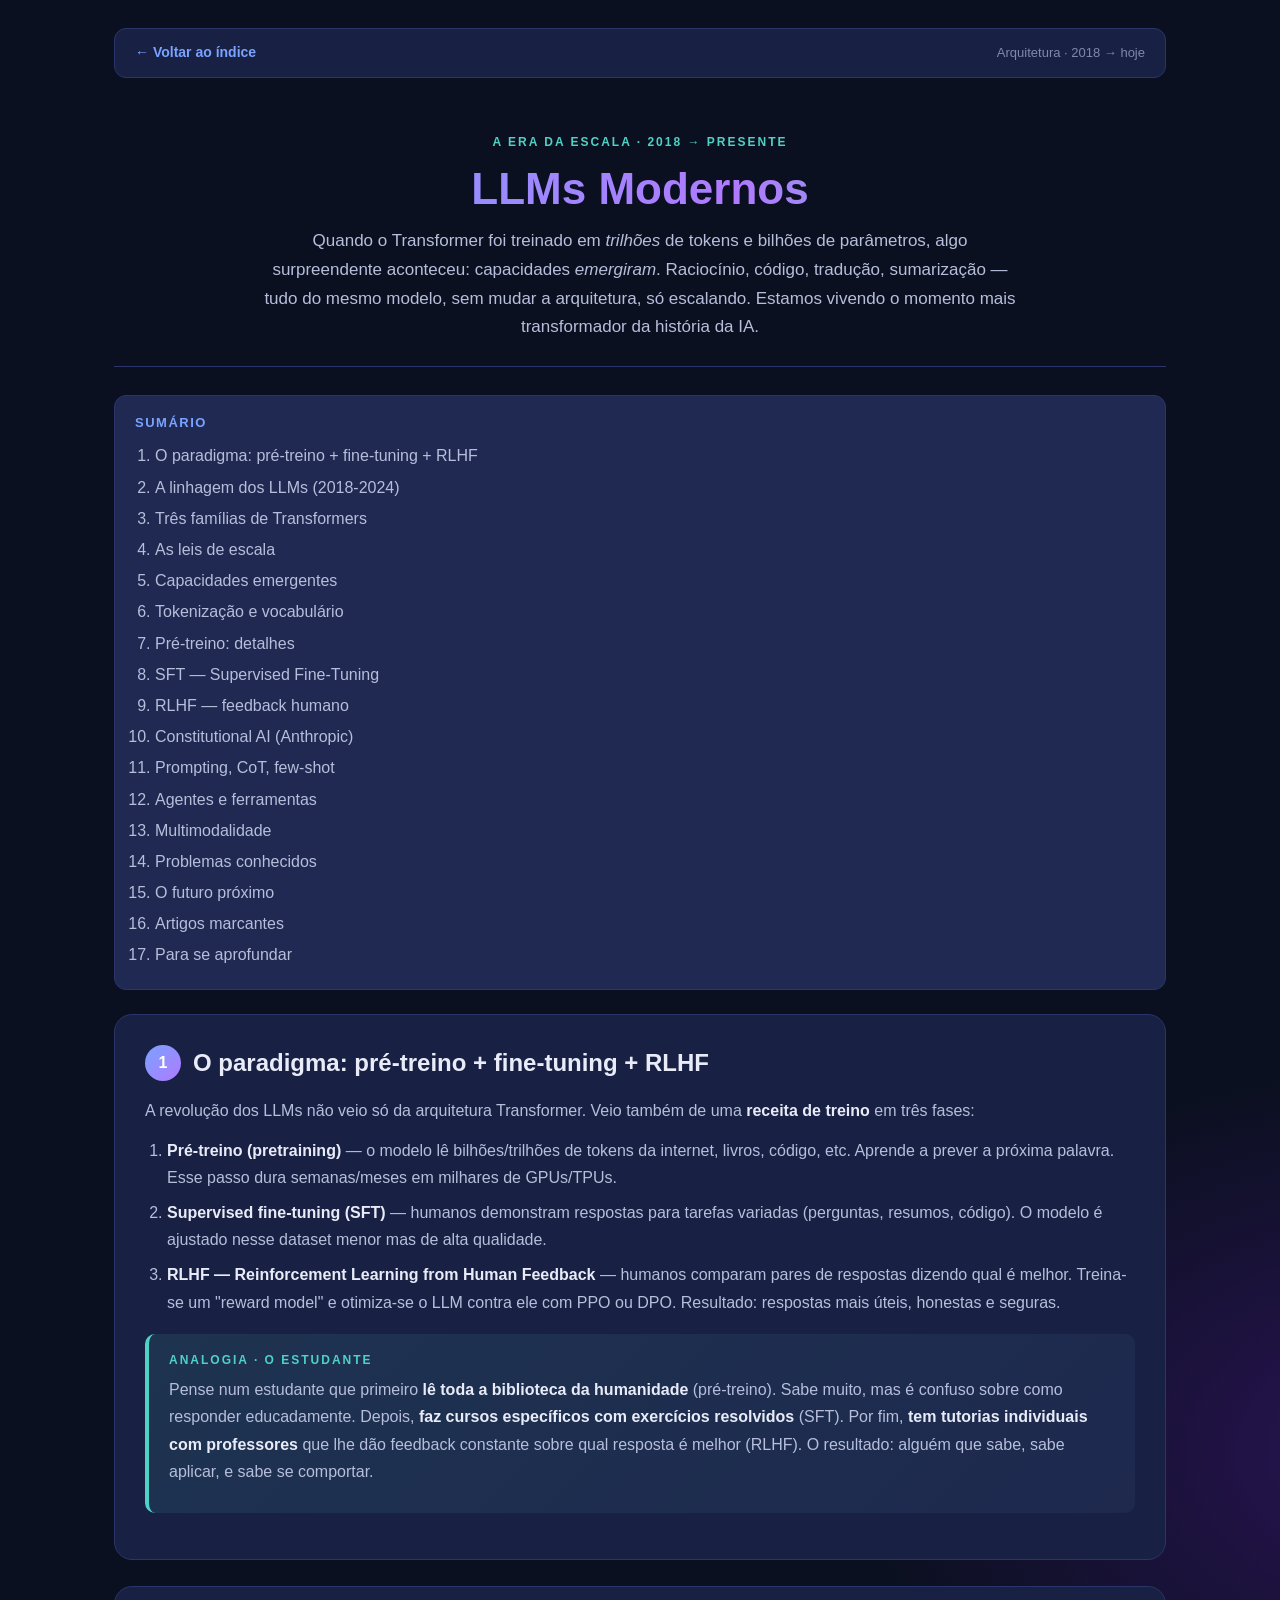
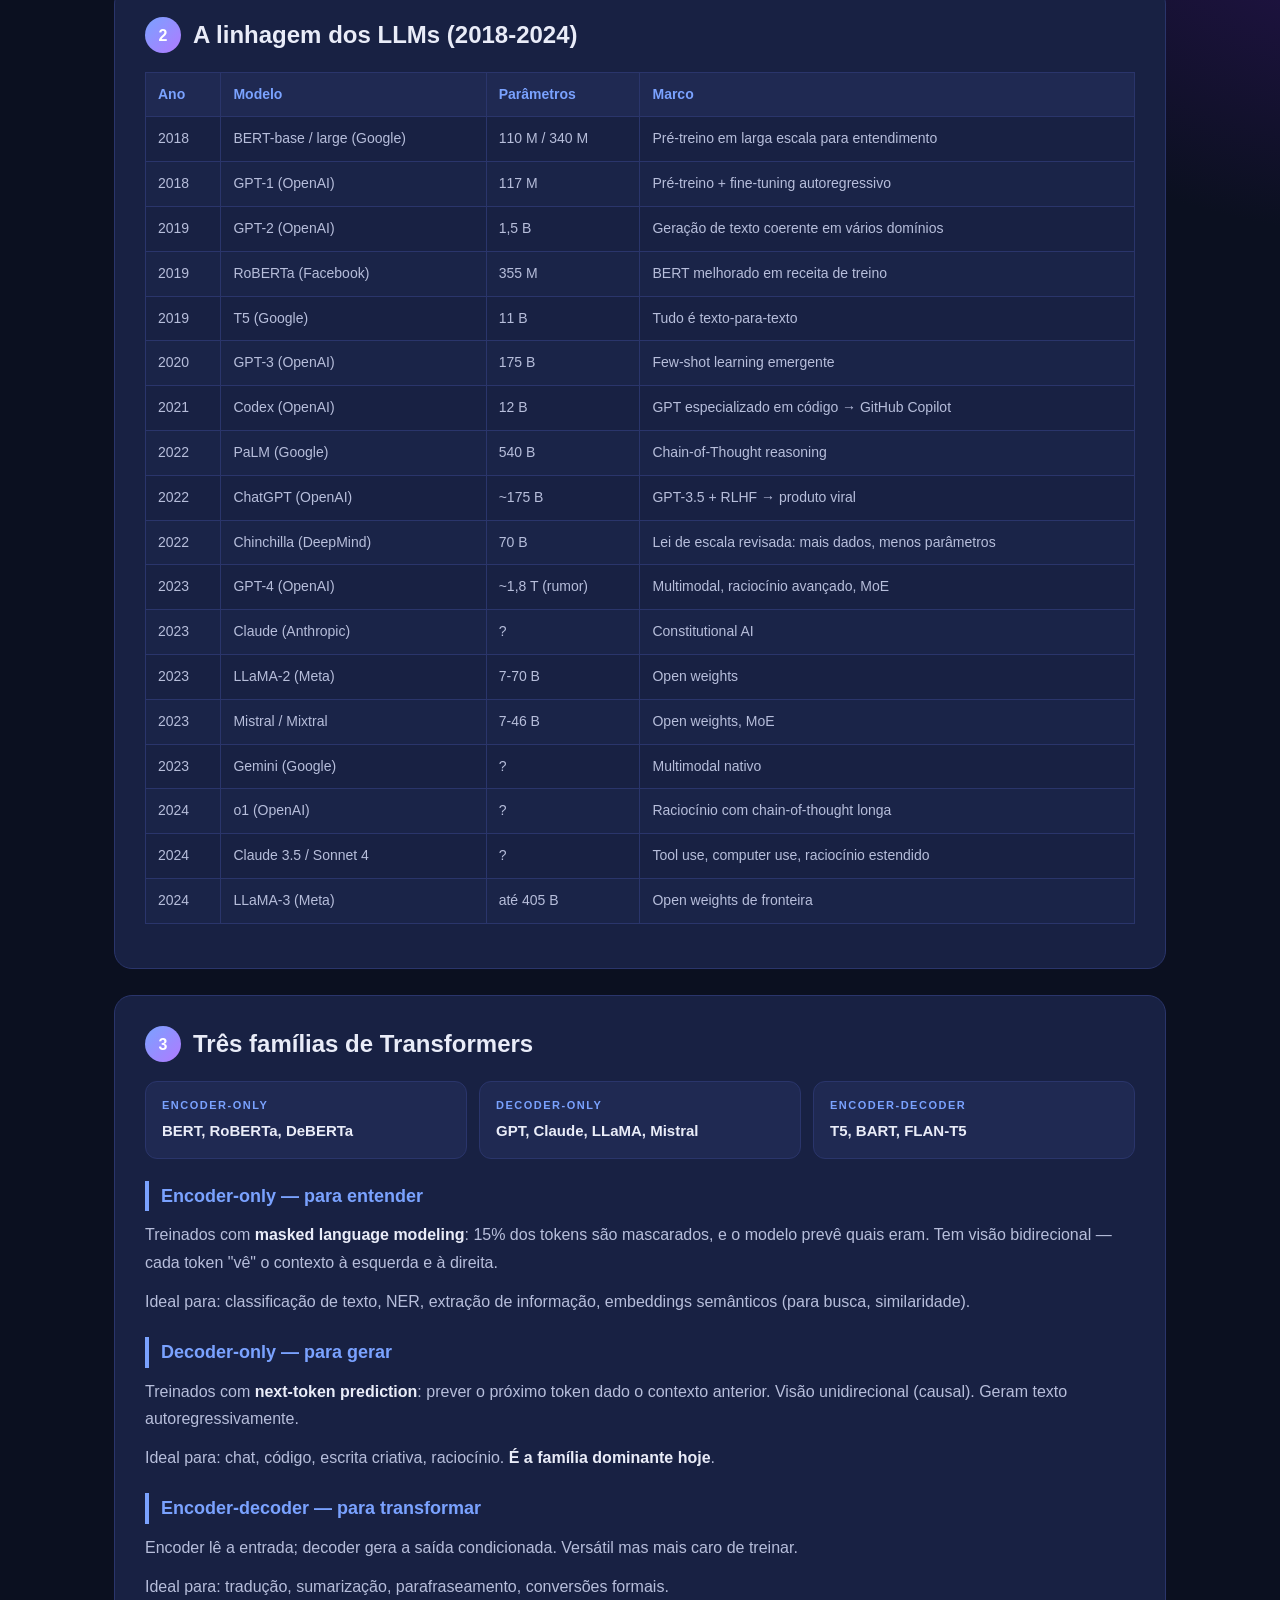
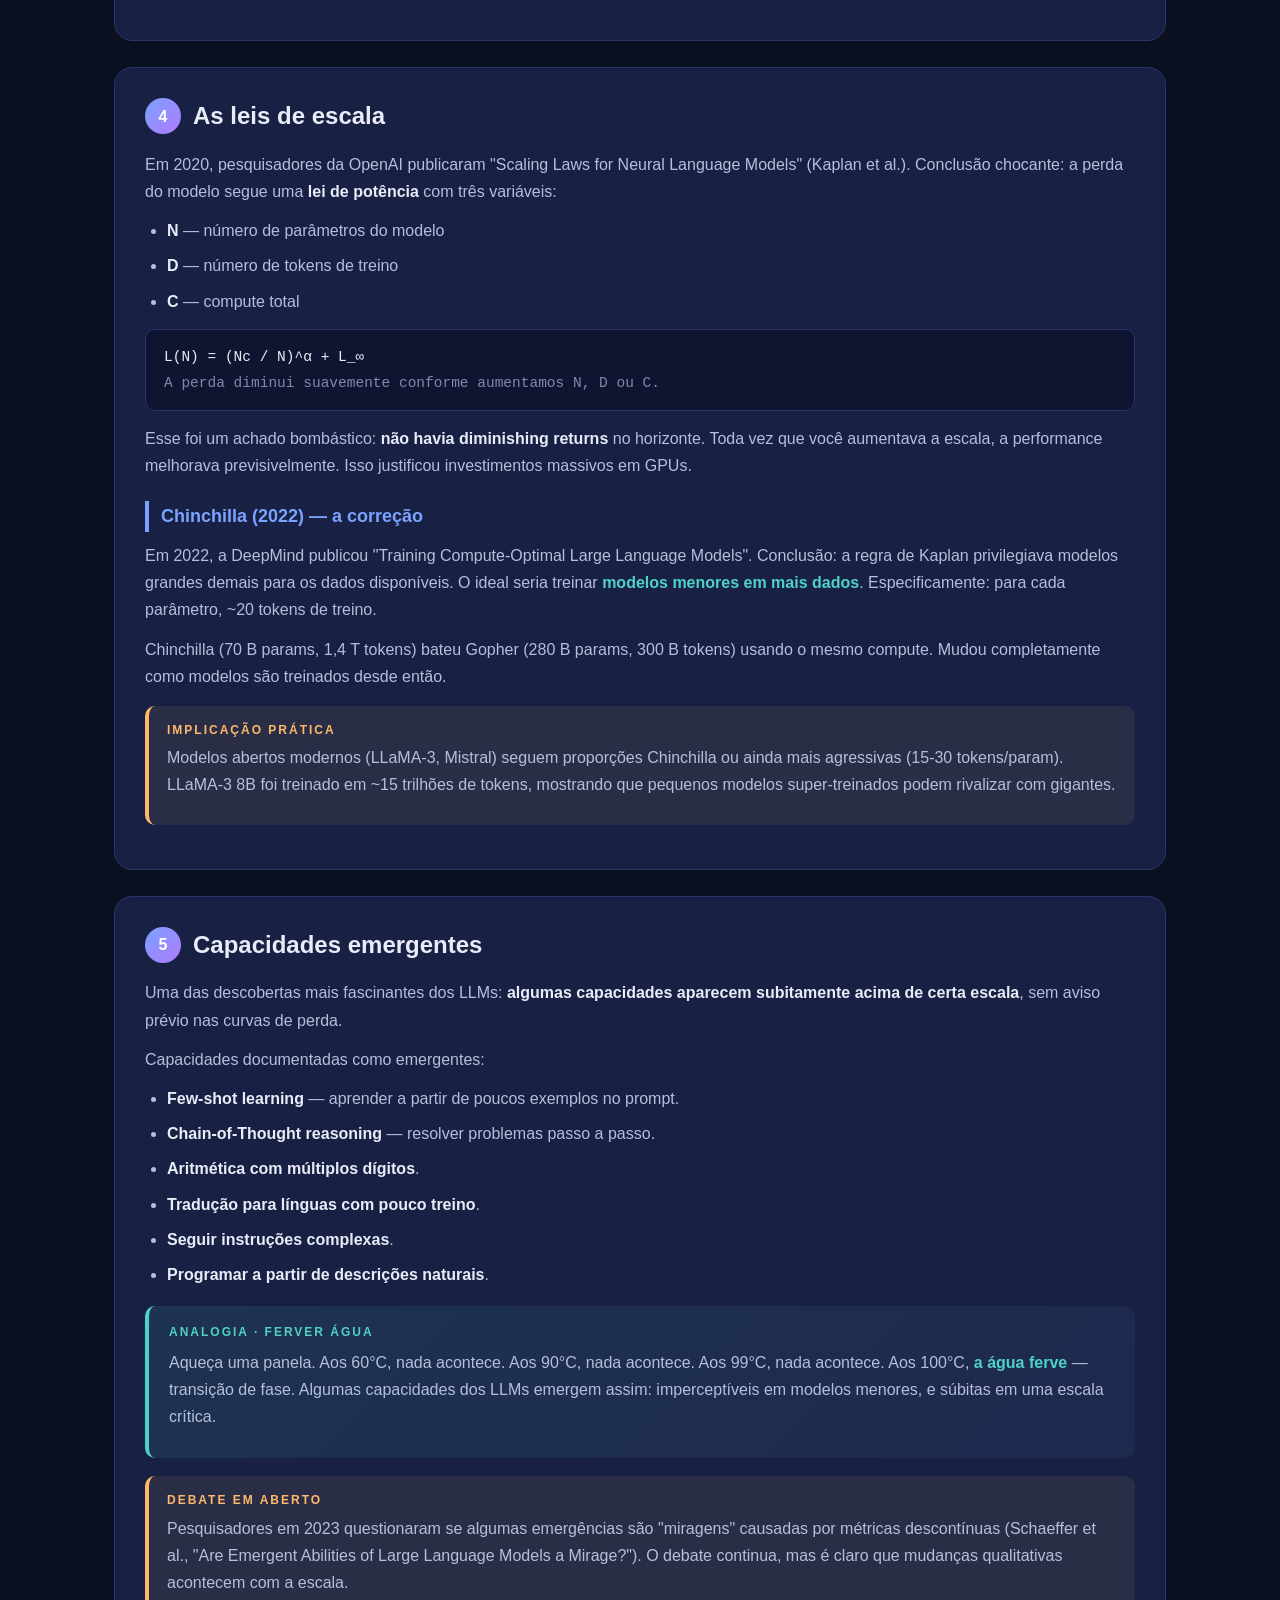
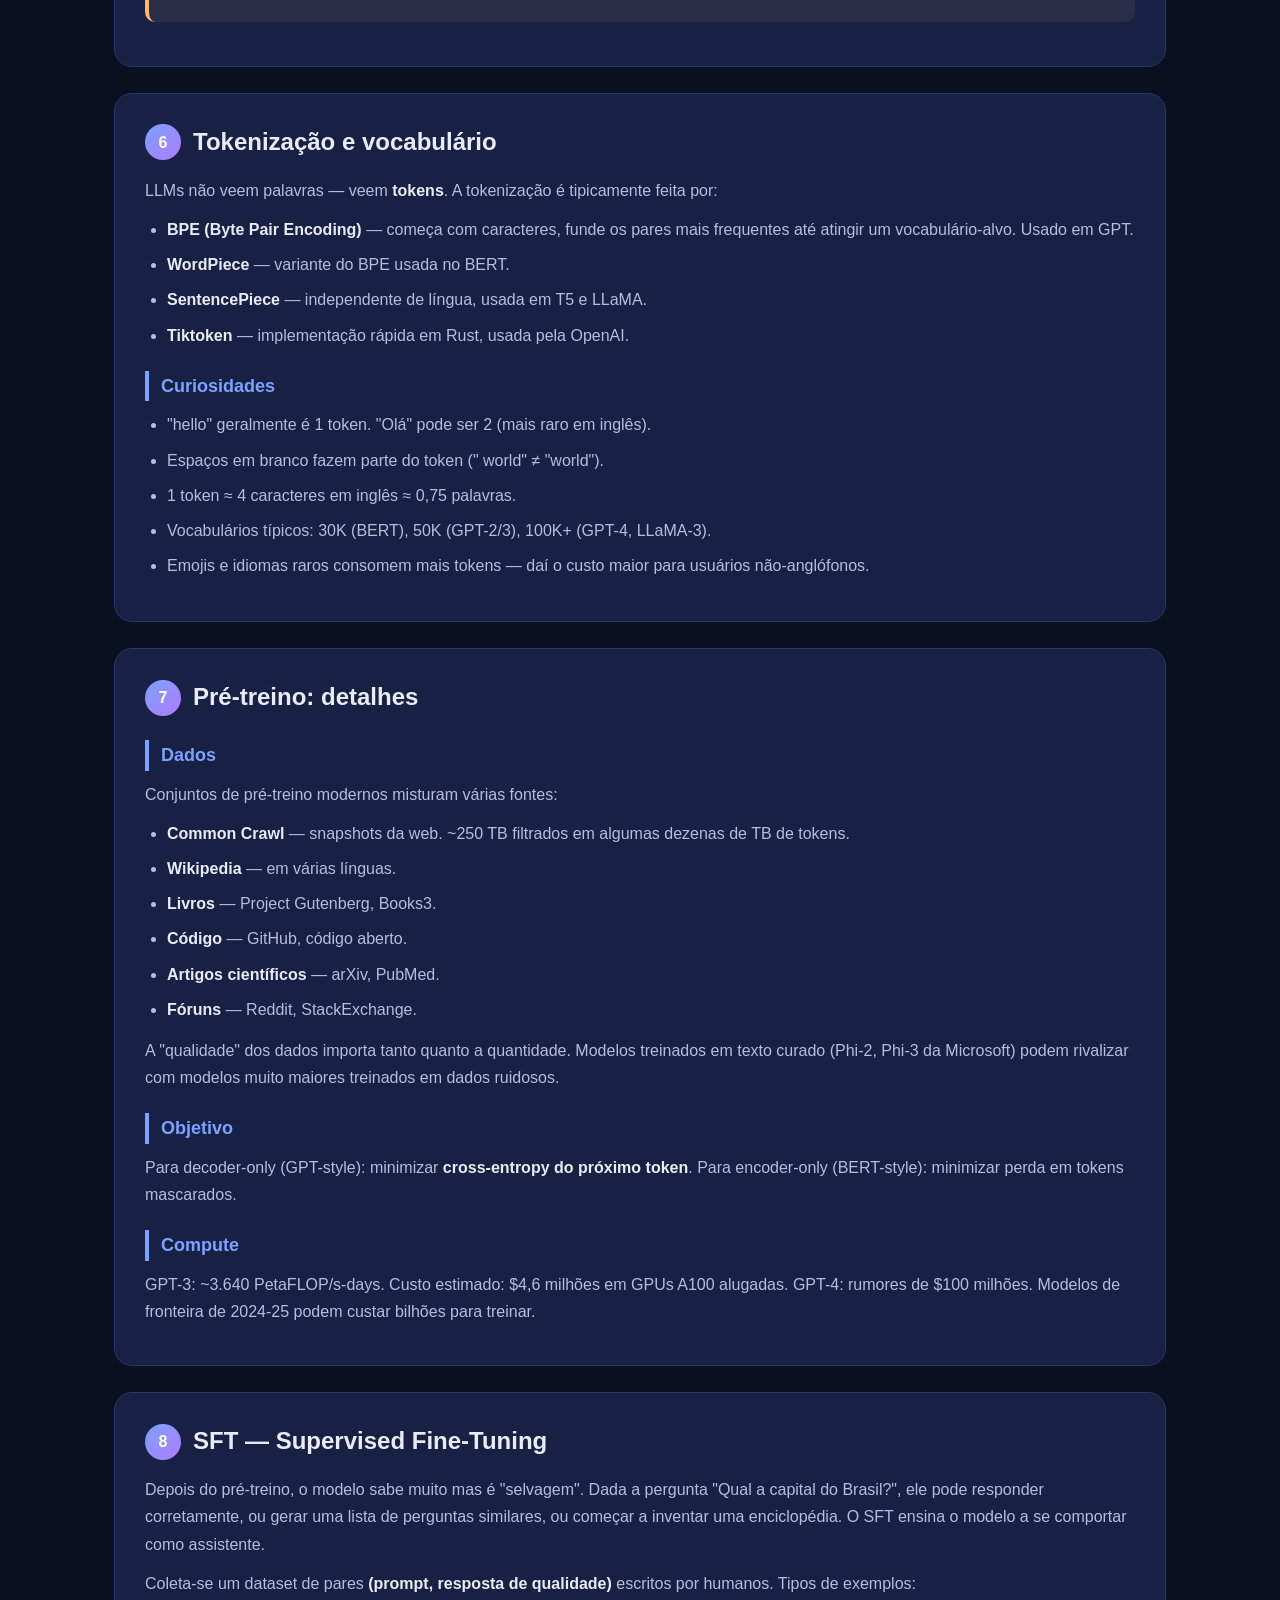
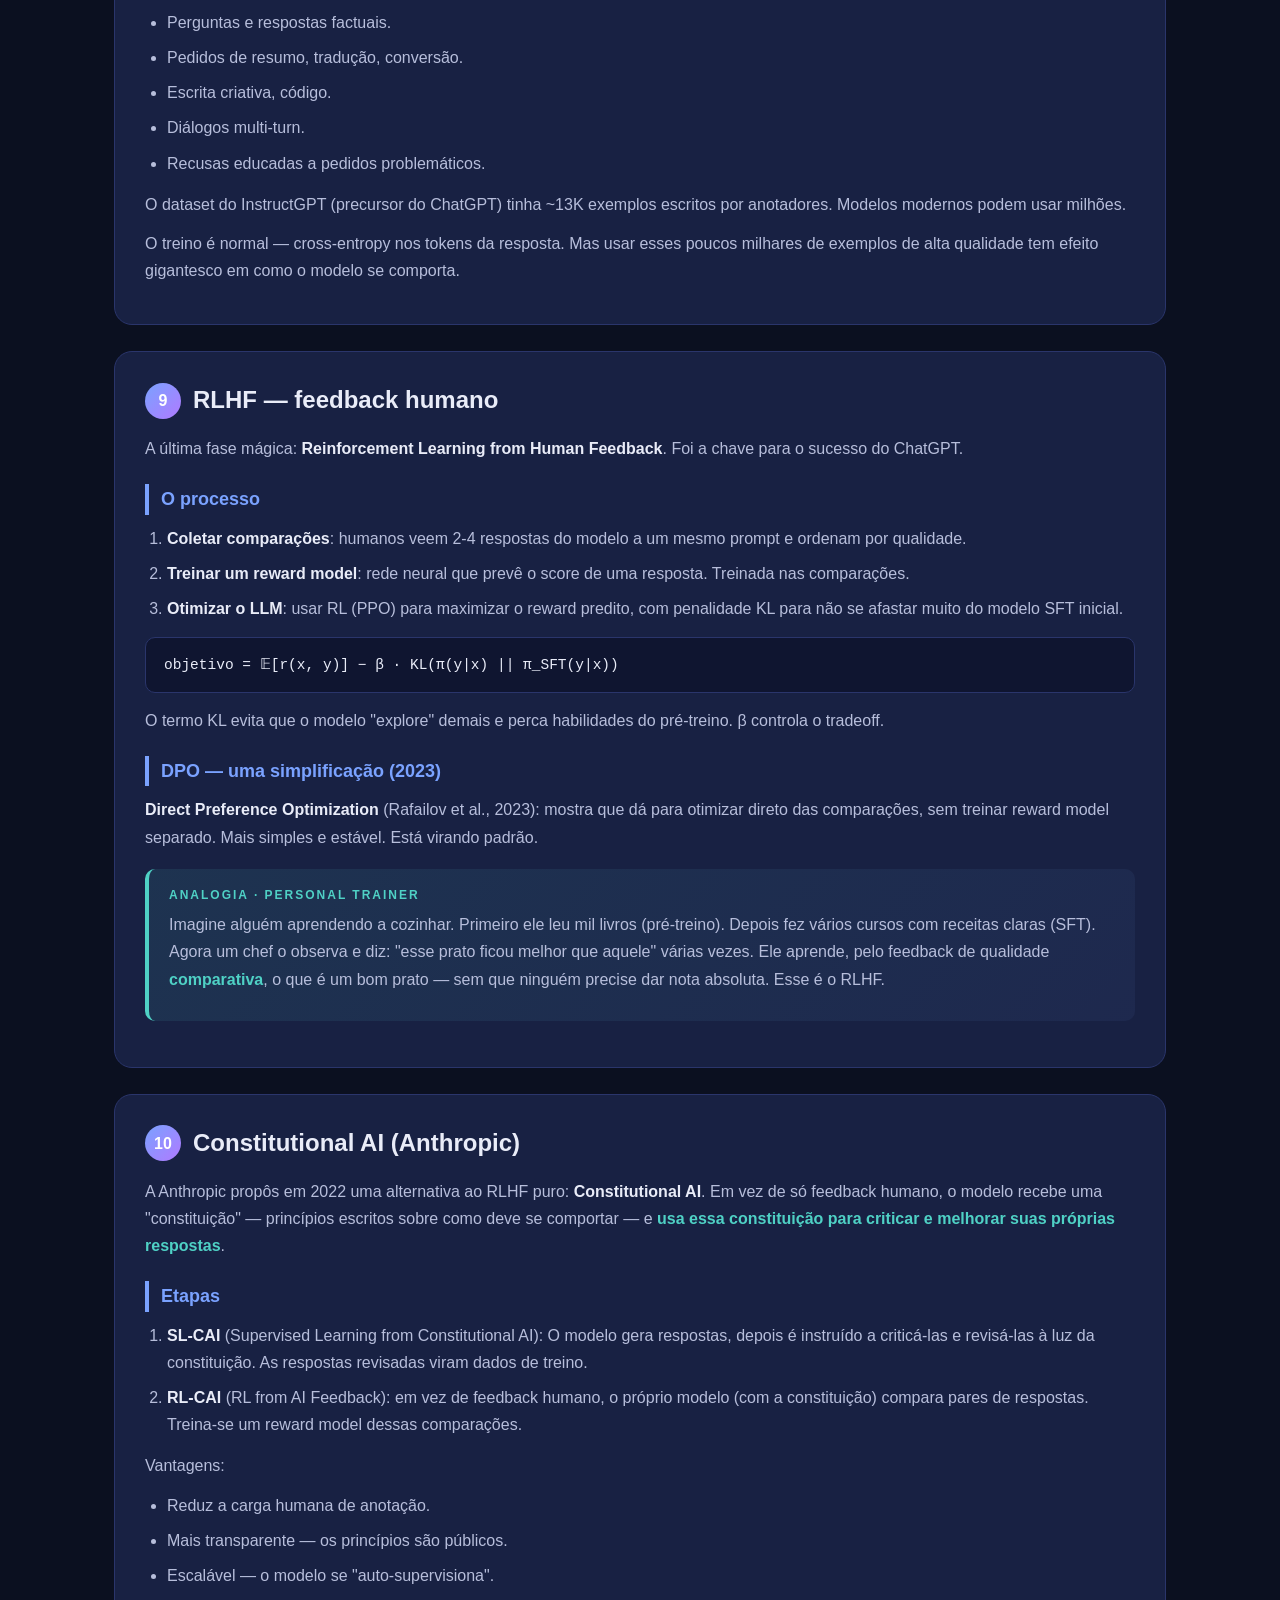
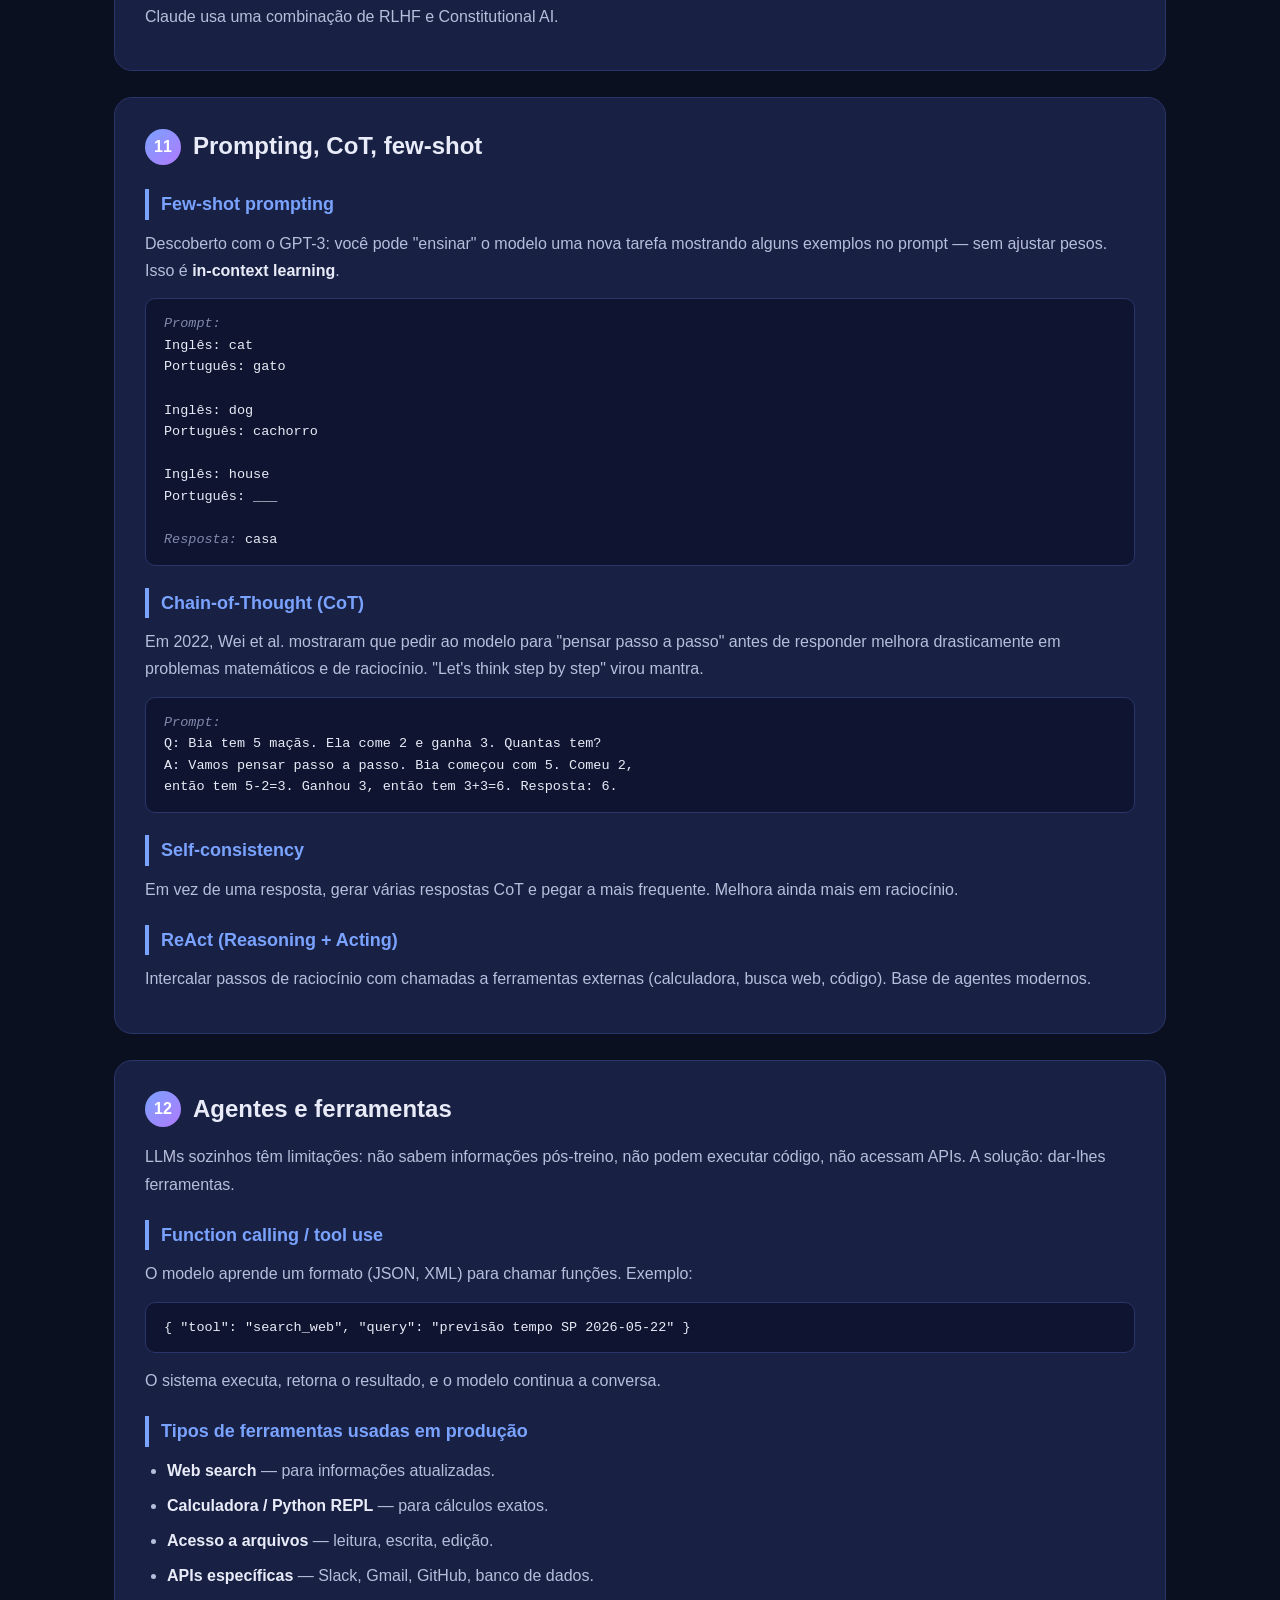
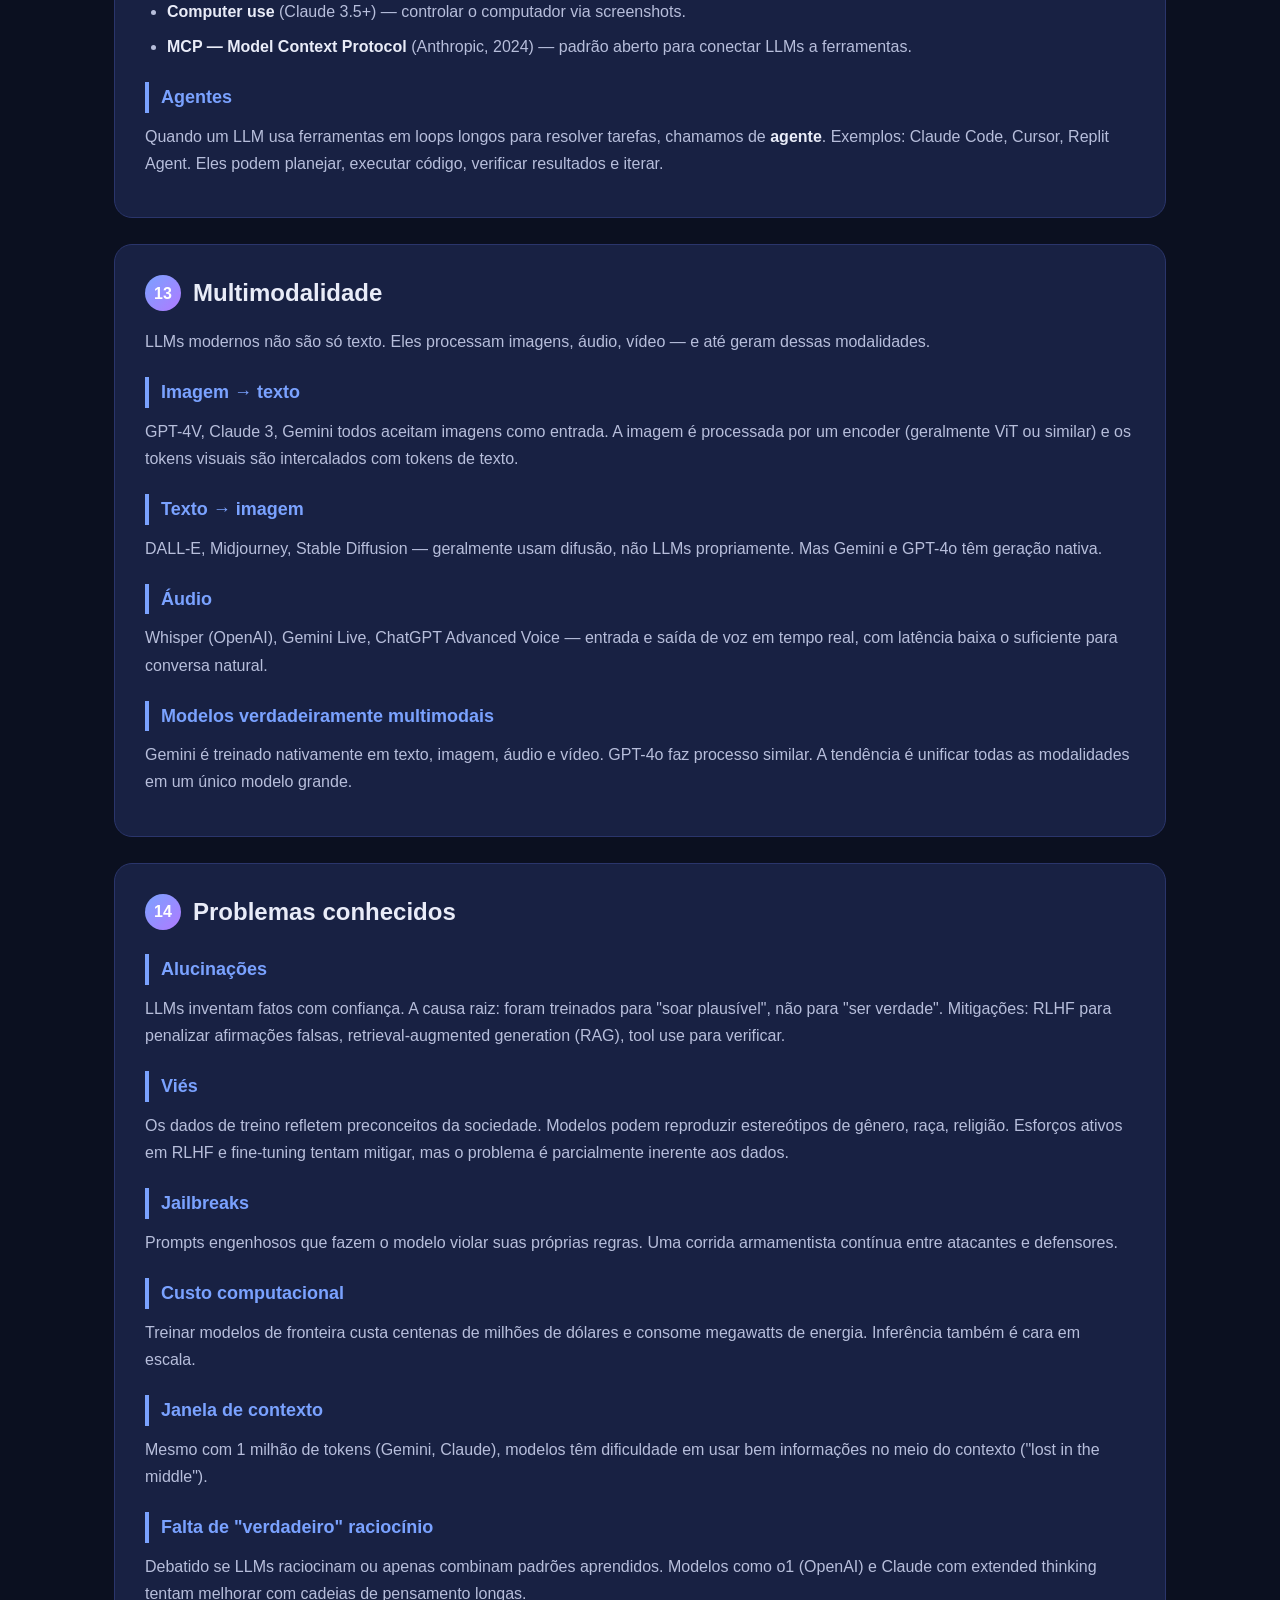
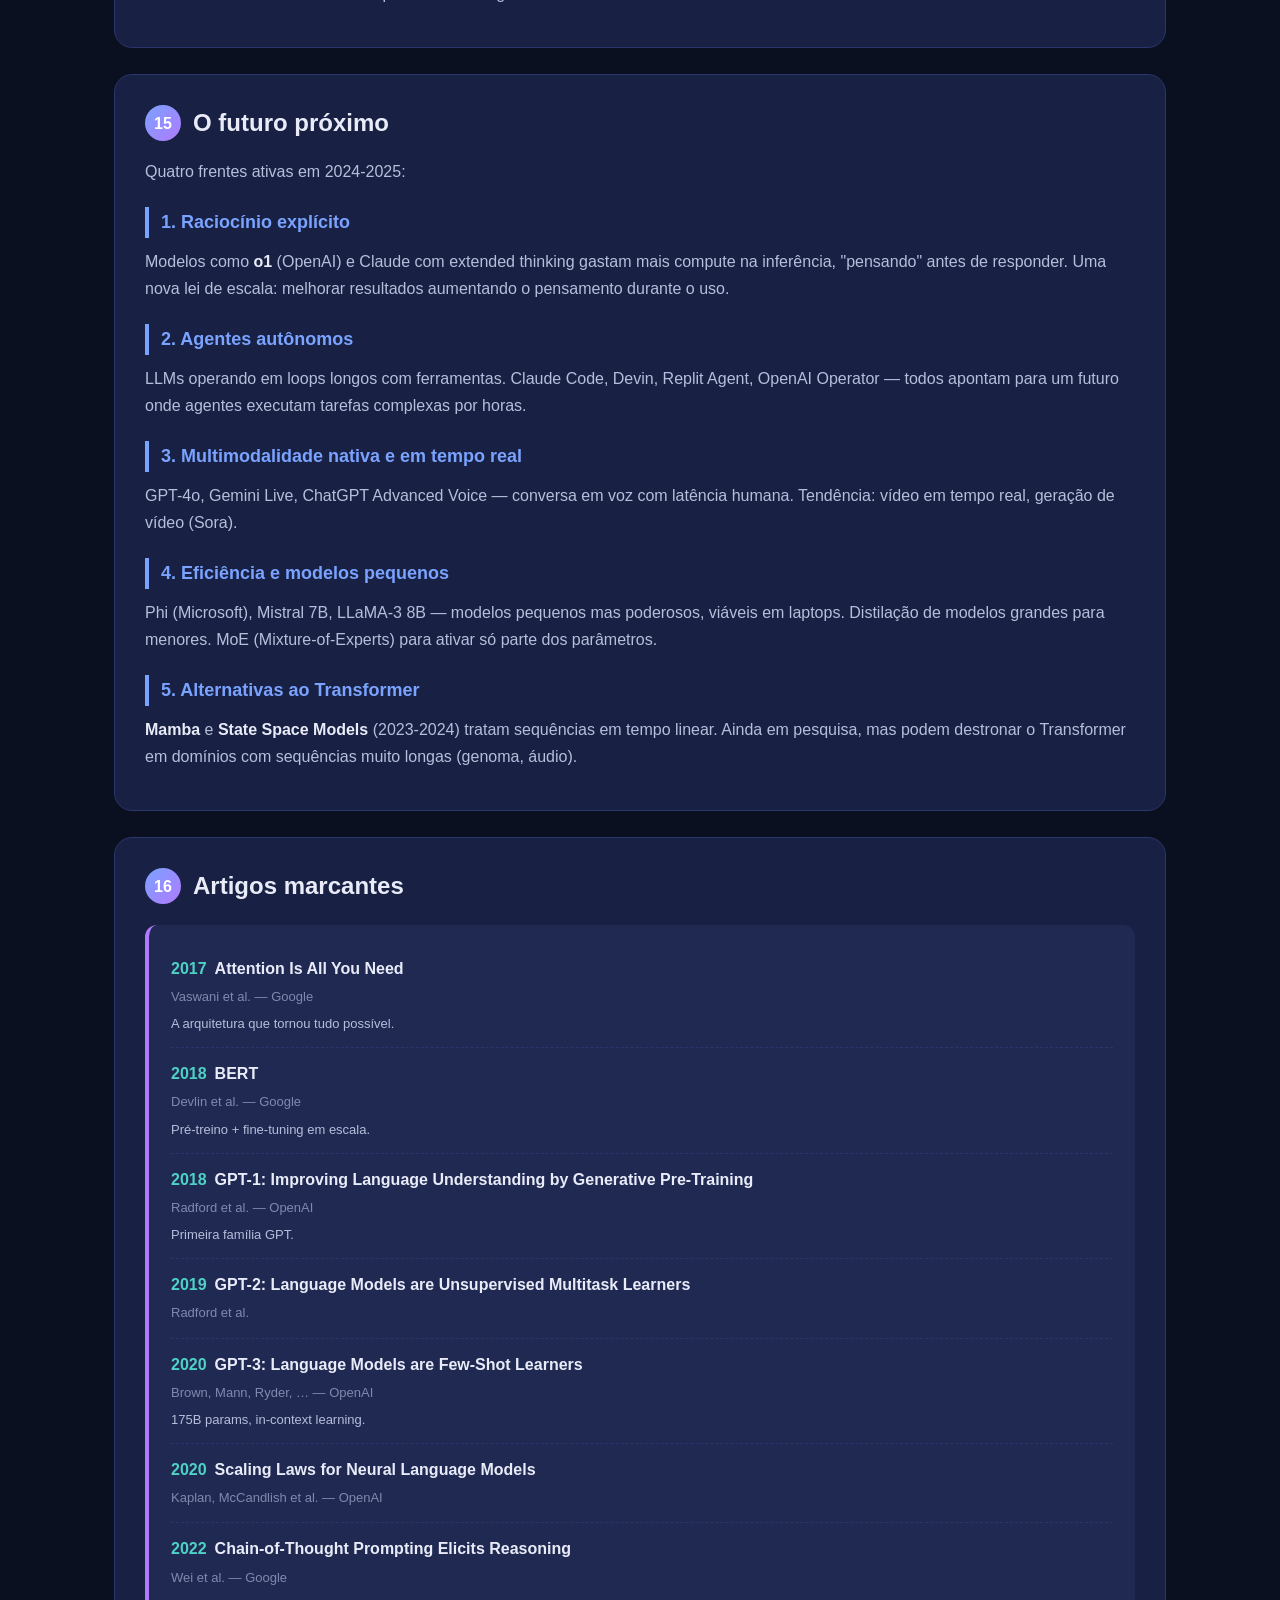
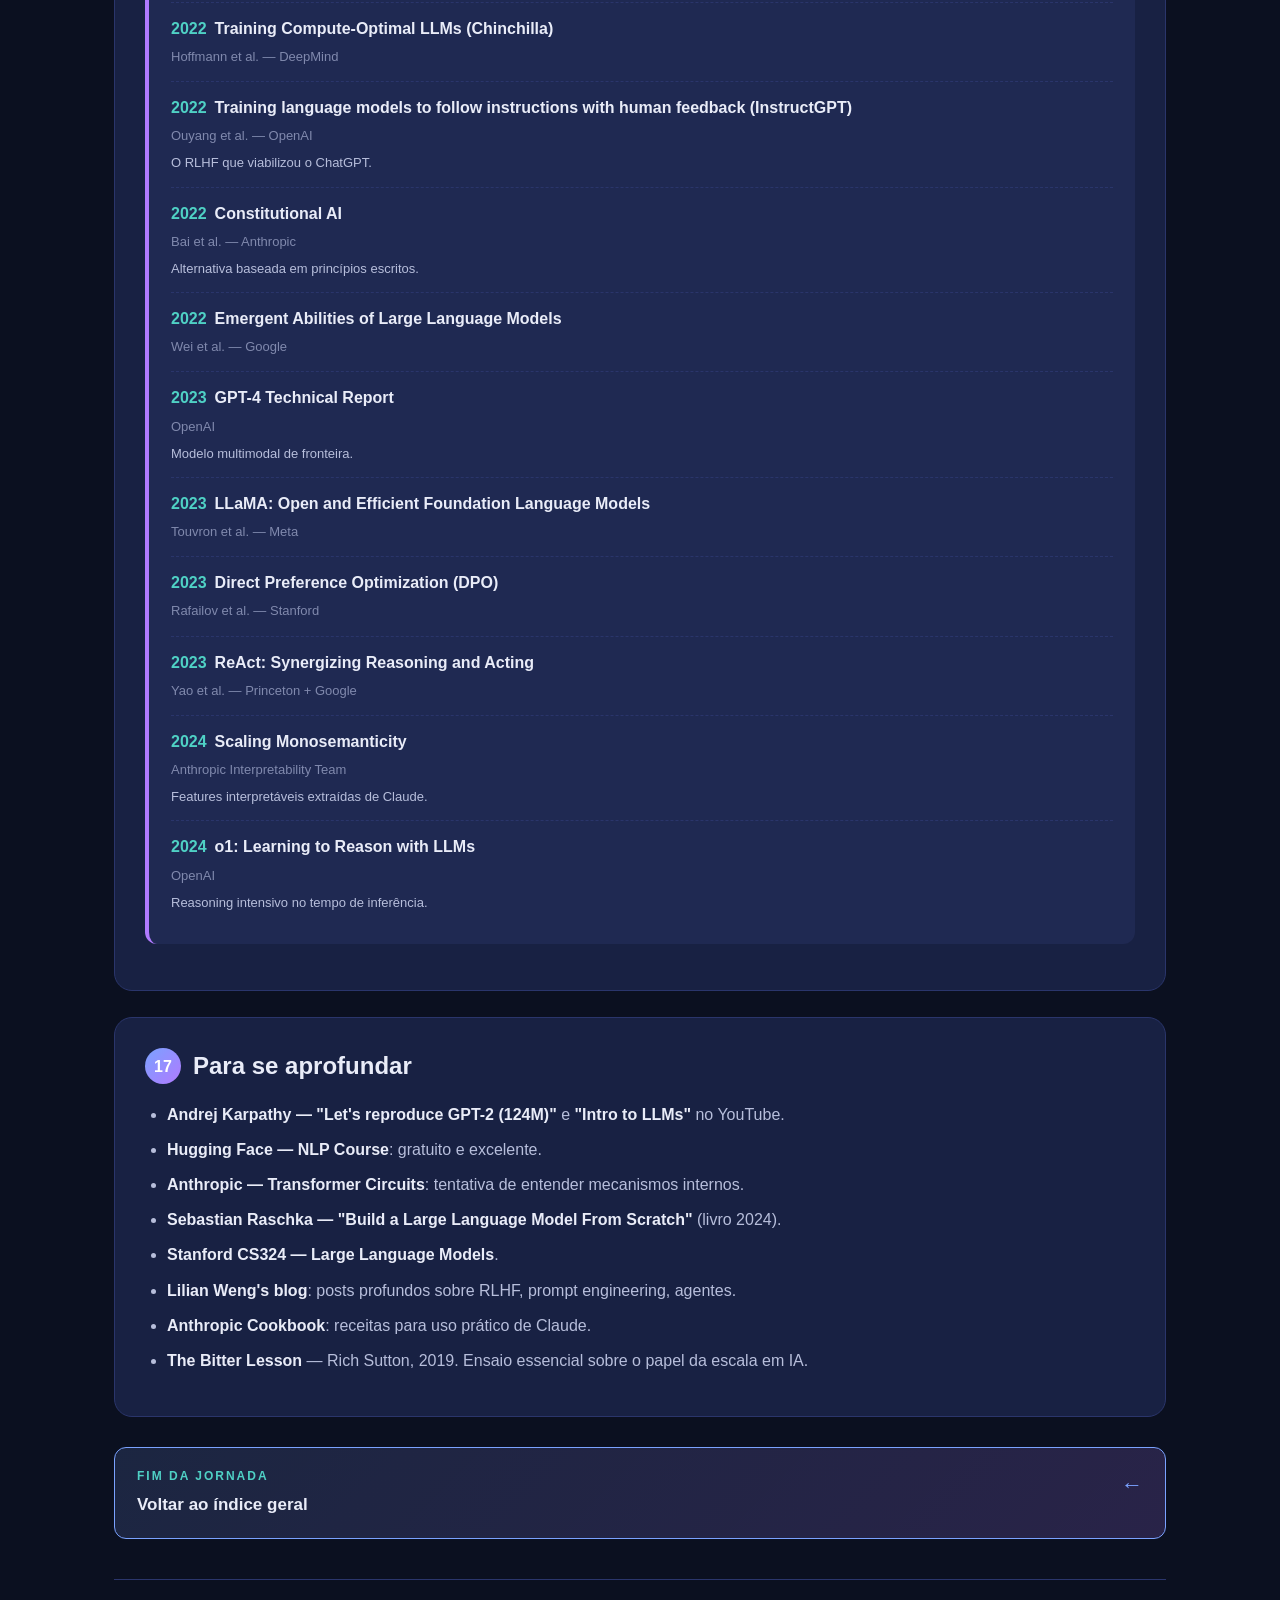
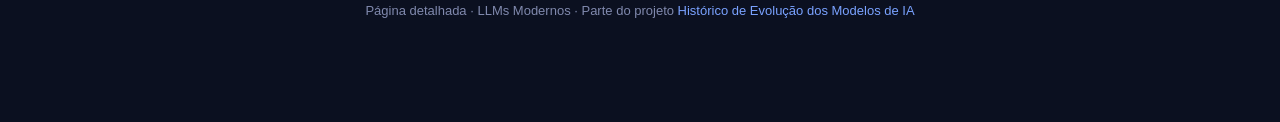
<file: llm.html>
<!DOCTYPE html>
<html lang="pt-BR">
<head>
<meta charset="UTF-8">
<meta name="viewport" content="width=device-width, initial-scale=1.0">
<title>LLMs Modernos — Página Detalhada</title>
<link rel="stylesheet" href="style.css">
</head>
<body>
<div class="wrap">

  <nav class="topnav">
    <a href="index.html">← Voltar ao índice</a>
    <span class="crumbs">Arquitetura · 2018 → hoje</span>
  </nav>

  <header class="hero">
    <div class="eyebrow">A era da escala · 2018 → presente</div>
    <h1>LLMs Modernos</h1>
    <p class="lead">
      Quando o Transformer foi treinado em <em>trilhões</em> de tokens e
      bilhões de parâmetros, algo surpreendente aconteceu: capacidades
      <em>emergiram</em>. Raciocínio, código, tradução, sumarização — tudo do
      mesmo modelo, sem mudar a arquitetura, só escalando. Estamos vivendo o
      momento mais transformador da história da IA.
    </p>
  </header>

  <div class="toc">
    <h4>Sumário</h4>
    <ol>
      <li><a href="#paradigma">O paradigma: pré-treino + fine-tuning + RLHF</a></li>
      <li><a href="#linhagem">A linhagem dos LLMs (2018-2024)</a></li>
      <li><a href="#tres">Três famílias de Transformers</a></li>
      <li><a href="#scaling">As leis de escala</a></li>
      <li><a href="#emergencia">Capacidades emergentes</a></li>
      <li><a href="#tokens">Tokenização e vocabulário</a></li>
      <li><a href="#pretreino">Pré-treino: detalhes</a></li>
      <li><a href="#sft">SFT — Supervised Fine-Tuning</a></li>
      <li><a href="#rlhf">RLHF — feedback humano</a></li>
      <li><a href="#constitutional">Constitutional AI (Anthropic)</a></li>
      <li><a href="#prompting">Prompting, CoT, few-shot</a></li>
      <li><a href="#tools">Agentes e ferramentas</a></li>
      <li><a href="#multimodal">Multimodalidade</a></li>
      <li><a href="#problemas">Problemas conhecidos</a></li>
      <li><a href="#futuro">O futuro próximo</a></li>
      <li><a href="#artigos">Artigos marcantes</a></li>
      <li><a href="#aprofundar">Para se aprofundar</a></li>
    </ol>
  </div>

  <!-- ============ PARADIGMA ============ -->
  <section class="block" id="paradigma">
    <h2><span class="num">1</span> O paradigma: pré-treino + fine-tuning + RLHF</h2>

    <p>
      A revolução dos LLMs não veio só da arquitetura Transformer. Veio também
      de uma <strong>receita de treino</strong> em três fases:
    </p>

    <ol>
      <li>
        <strong>Pré-treino (pretraining)</strong> — o modelo lê bilhões/trilhões
        de tokens da internet, livros, código, etc. Aprende a prever a próxima
        palavra. Esse passo dura semanas/meses em milhares de GPUs/TPUs.
      </li>
      <li>
        <strong>Supervised fine-tuning (SFT)</strong> — humanos demonstram
        respostas para tarefas variadas (perguntas, resumos, código). O modelo
        é ajustado nesse dataset menor mas de alta qualidade.
      </li>
      <li>
        <strong>RLHF — Reinforcement Learning from Human Feedback</strong> —
        humanos comparam pares de respostas dizendo qual é melhor. Treina-se
        um "reward model" e otimiza-se o LLM contra ele com PPO ou DPO. Resultado:
        respostas mais úteis, honestas e seguras.
      </li>
    </ol>

    <div class="analogy">
      <span class="tag">Analogia · o estudante</span>
      <p>
        Pense num estudante que primeiro <strong>lê toda a biblioteca da
        humanidade</strong> (pré-treino). Sabe muito, mas é confuso sobre como
        responder educadamente. Depois, <strong>faz cursos específicos com
        exercícios resolvidos</strong> (SFT). Por fim, <strong>tem tutorias
        individuais com professores</strong> que lhe dão feedback constante
        sobre qual resposta é melhor (RLHF). O resultado: alguém que sabe,
        sabe aplicar, e sabe se comportar.
      </p>
    </div>
  </section>

  <!-- ============ LINHAGEM ============ -->
  <section class="block" id="linhagem">
    <h2><span class="num">2</span> A linhagem dos LLMs (2018-2024)</h2>

    <table class="compare">
      <thead><tr><th>Ano</th><th>Modelo</th><th>Parâmetros</th><th>Marco</th></tr></thead>
      <tbody>
        <tr><td>2018</td><td>BERT-base / large (Google)</td><td>110 M / 340 M</td><td>Pré-treino em larga escala para entendimento</td></tr>
        <tr><td>2018</td><td>GPT-1 (OpenAI)</td><td>117 M</td><td>Pré-treino + fine-tuning autoregressivo</td></tr>
        <tr><td>2019</td><td>GPT-2 (OpenAI)</td><td>1,5 B</td><td>Geração de texto coerente em vários domínios</td></tr>
        <tr><td>2019</td><td>RoBERTa (Facebook)</td><td>355 M</td><td>BERT melhorado em receita de treino</td></tr>
        <tr><td>2019</td><td>T5 (Google)</td><td>11 B</td><td>Tudo é texto-para-texto</td></tr>
        <tr><td>2020</td><td>GPT-3 (OpenAI)</td><td>175 B</td><td>Few-shot learning emergente</td></tr>
        <tr><td>2021</td><td>Codex (OpenAI)</td><td>12 B</td><td>GPT especializado em código → GitHub Copilot</td></tr>
        <tr><td>2022</td><td>PaLM (Google)</td><td>540 B</td><td>Chain-of-Thought reasoning</td></tr>
        <tr><td>2022</td><td>ChatGPT (OpenAI)</td><td>~175 B</td><td>GPT-3.5 + RLHF → produto viral</td></tr>
        <tr><td>2022</td><td>Chinchilla (DeepMind)</td><td>70 B</td><td>Lei de escala revisada: mais dados, menos parâmetros</td></tr>
        <tr><td>2023</td><td>GPT-4 (OpenAI)</td><td>~1,8 T (rumor)</td><td>Multimodal, raciocínio avançado, MoE</td></tr>
        <tr><td>2023</td><td>Claude (Anthropic)</td><td>?</td><td>Constitutional AI</td></tr>
        <tr><td>2023</td><td>LLaMA-2 (Meta)</td><td>7-70 B</td><td>Open weights</td></tr>
        <tr><td>2023</td><td>Mistral / Mixtral</td><td>7-46 B</td><td>Open weights, MoE</td></tr>
        <tr><td>2023</td><td>Gemini (Google)</td><td>?</td><td>Multimodal nativo</td></tr>
        <tr><td>2024</td><td>o1 (OpenAI)</td><td>?</td><td>Raciocínio com chain-of-thought longa</td></tr>
        <tr><td>2024</td><td>Claude 3.5 / Sonnet 4</td><td>?</td><td>Tool use, computer use, raciocínio estendido</td></tr>
        <tr><td>2024</td><td>LLaMA-3 (Meta)</td><td>até 405 B</td><td>Open weights de fronteira</td></tr>
      </tbody>
    </table>
  </section>

  <!-- ============ TRÊS FAMÍLIAS ============ -->
  <section class="block" id="tres">
    <h2><span class="num">3</span> Três famílias de Transformers</h2>

    <div class="cards">
      <div class="card">
        <div class="ck">Encoder-only</div>
        <div class="cv">BERT, RoBERTa, DeBERTa</div>
      </div>
      <div class="card">
        <div class="ck">Decoder-only</div>
        <div class="cv">GPT, Claude, LLaMA, Mistral</div>
      </div>
      <div class="card">
        <div class="ck">Encoder-decoder</div>
        <div class="cv">T5, BART, FLAN-T5</div>
      </div>
    </div>

    <h3>Encoder-only — para entender</h3>
    <p>
      Treinados com <strong>masked language modeling</strong>: 15% dos tokens
      são mascarados, e o modelo prevê quais eram. Tem visão bidirecional —
      cada token "vê" o contexto à esquerda e à direita.
    </p>
    <p>
      Ideal para: classificação de texto, NER, extração de informação,
      embeddings semânticos (para busca, similaridade).
    </p>

    <h3>Decoder-only — para gerar</h3>
    <p>
      Treinados com <strong>next-token prediction</strong>: prever o próximo
      token dado o contexto anterior. Visão unidirecional (causal). Geram
      texto autoregressivamente.
    </p>
    <p>
      Ideal para: chat, código, escrita criativa, raciocínio. <strong>É a
      família dominante hoje</strong>.
    </p>

    <h3>Encoder-decoder — para transformar</h3>
    <p>
      Encoder lê a entrada; decoder gera a saída condicionada. Versátil mas
      mais caro de treinar.
    </p>
    <p>
      Ideal para: tradução, sumarização, parafraseamento, conversões formais.
    </p>
  </section>

  <!-- ============ SCALING ============ -->
  <section class="block" id="scaling">
    <h2><span class="num">4</span> As leis de escala</h2>

    <p>
      Em 2020, pesquisadores da OpenAI publicaram "Scaling Laws for Neural
      Language Models" (Kaplan et al.). Conclusão chocante: a perda do
      modelo segue uma <strong>lei de potência</strong> com três variáveis:
    </p>
    <ul>
      <li><strong>N</strong> — número de parâmetros do modelo</li>
      <li><strong>D</strong> — número de tokens de treino</li>
      <li><strong>C</strong> — compute total</li>
    </ul>

    <div class="formula">
      L(N) = (Nc / N)^α  +  L_∞<br>
      <span style="color:var(--muted)">A perda diminui suavemente conforme aumentamos N, D ou C.</span>
    </div>

    <p>
      Esse foi um achado bombástico: <strong>não havia diminishing returns</strong>
      no horizonte. Toda vez que você aumentava a escala, a performance melhorava
      previsivelmente. Isso justificou investimentos massivos em GPUs.
    </p>

    <h3>Chinchilla (2022) — a correção</h3>
    <p>
      Em 2022, a DeepMind publicou "Training Compute-Optimal Large Language Models".
      Conclusão: a regra de Kaplan privilegiava modelos grandes demais para os
      dados disponíveis. O ideal seria treinar <em>modelos menores em mais dados</em>.
      Especificamente: para cada parâmetro, ~20 tokens de treino.
    </p>
    <p>
      Chinchilla (70 B params, 1,4 T tokens) bateu Gopher (280 B params, 300 B tokens)
      usando o mesmo compute. Mudou completamente como modelos são treinados desde então.
    </p>

    <div class="callout">
      <span class="tag">Implicação prática</span>
      <p>
        Modelos abertos modernos (LLaMA-3, Mistral) seguem proporções Chinchilla
        ou ainda mais agressivas (15-30 tokens/param). LLaMA-3 8B foi treinado em
        ~15 trilhões de tokens, mostrando que pequenos modelos super-treinados
        podem rivalizar com gigantes.
      </p>
    </div>
  </section>

  <!-- ============ EMERGÊNCIA ============ -->
  <section class="block" id="emergencia">
    <h2><span class="num">5</span> Capacidades emergentes</h2>

    <p>
      Uma das descobertas mais fascinantes dos LLMs: <strong>algumas capacidades
      aparecem subitamente acima de certa escala</strong>, sem aviso prévio nas
      curvas de perda.
    </p>

    <p>
      Capacidades documentadas como emergentes:
    </p>
    <ul>
      <li><strong>Few-shot learning</strong> — aprender a partir de poucos exemplos no prompt.</li>
      <li><strong>Chain-of-Thought reasoning</strong> — resolver problemas passo a passo.</li>
      <li><strong>Aritmética com múltiplos dígitos</strong>.</li>
      <li><strong>Tradução para línguas com pouco treino</strong>.</li>
      <li><strong>Seguir instruções complexas</strong>.</li>
      <li><strong>Programar a partir de descrições naturais</strong>.</li>
    </ul>

    <div class="analogy">
      <span class="tag">Analogia · ferver água</span>
      <p>
        Aqueça uma panela. Aos 60°C, nada acontece. Aos 90°C, nada acontece.
        Aos 99°C, nada acontece. Aos 100°C, <em>a água ferve</em> — transição
        de fase. Algumas capacidades dos LLMs emergem assim: imperceptíveis em
        modelos menores, e súbitas em uma escala crítica.
      </p>
    </div>

    <div class="callout">
      <span class="tag">Debate em aberto</span>
      <p>
        Pesquisadores em 2023 questionaram se algumas emergências são "miragens"
        causadas por métricas descontínuas (Schaeffer et al., "Are Emergent
        Abilities of Large Language Models a Mirage?"). O debate continua, mas
        é claro que mudanças qualitativas acontecem com a escala.
      </p>
    </div>
  </section>

  <!-- ============ TOKENS ============ -->
  <section class="block" id="tokens">
    <h2><span class="num">6</span> Tokenização e vocabulário</h2>

    <p>
      LLMs não veem palavras — veem <strong>tokens</strong>. A tokenização é
      tipicamente feita por:
    </p>
    <ul>
      <li><strong>BPE (Byte Pair Encoding)</strong> — começa com caracteres, funde os pares mais frequentes até atingir um vocabulário-alvo. Usado em GPT.</li>
      <li><strong>WordPiece</strong> — variante do BPE usada no BERT.</li>
      <li><strong>SentencePiece</strong> — independente de língua, usada em T5 e LLaMA.</li>
      <li><strong>Tiktoken</strong> — implementação rápida em Rust, usada pela OpenAI.</li>
    </ul>

    <h3>Curiosidades</h3>
    <ul>
      <li>"hello" geralmente é 1 token. "Olá" pode ser 2 (mais raro em inglês).</li>
      <li>Espaços em branco fazem parte do token (" world" ≠ "world").</li>
      <li>1 token ≈ 4 caracteres em inglês ≈ 0,75 palavras.</li>
      <li>Vocabulários típicos: 30K (BERT), 50K (GPT-2/3), 100K+ (GPT-4, LLaMA-3).</li>
      <li>Emojis e idiomas raros consomem mais tokens — daí o custo maior para usuários não-anglófonos.</li>
    </ul>
  </section>

  <!-- ============ PRÉ-TREINO ============ -->
  <section class="block" id="pretreino">
    <h2><span class="num">7</span> Pré-treino: detalhes</h2>

    <h3>Dados</h3>
    <p>
      Conjuntos de pré-treino modernos misturam várias fontes:
    </p>
    <ul>
      <li><strong>Common Crawl</strong> — snapshots da web. ~250 TB filtrados em algumas dezenas de TB de tokens.</li>
      <li><strong>Wikipedia</strong> — em várias línguas.</li>
      <li><strong>Livros</strong> — Project Gutenberg, Books3.</li>
      <li><strong>Código</strong> — GitHub, código aberto.</li>
      <li><strong>Artigos científicos</strong> — arXiv, PubMed.</li>
      <li><strong>Fóruns</strong> — Reddit, StackExchange.</li>
    </ul>

    <p>
      A "qualidade" dos dados importa tanto quanto a quantidade. Modelos
      treinados em texto curado (Phi-2, Phi-3 da Microsoft) podem rivalizar
      com modelos muito maiores treinados em dados ruidosos.
    </p>

    <h3>Objetivo</h3>
    <p>
      Para decoder-only (GPT-style): minimizar <strong>cross-entropy do próximo
      token</strong>. Para encoder-only (BERT-style): minimizar perda em tokens
      mascarados.
    </p>

    <h3>Compute</h3>
    <p>
      GPT-3: ~3.640 PetaFLOP/s-days. Custo estimado: $4,6 milhões em GPUs
      A100 alugadas. GPT-4: rumores de $100 milhões. Modelos de fronteira de
      2024-25 podem custar bilhões para treinar.
    </p>
  </section>

  <!-- ============ SFT ============ -->
  <section class="block" id="sft">
    <h2><span class="num">8</span> SFT — Supervised Fine-Tuning</h2>

    <p>
      Depois do pré-treino, o modelo sabe muito mas é "selvagem". Dada a
      pergunta "Qual a capital do Brasil?", ele pode responder corretamente, ou
      gerar uma lista de perguntas similares, ou começar a inventar uma
      enciclopédia. O SFT ensina o modelo a se comportar como assistente.
    </p>

    <p>
      Coleta-se um dataset de pares <strong>(prompt, resposta de qualidade)</strong>
      escritos por humanos. Tipos de exemplos:
    </p>
    <ul>
      <li>Perguntas e respostas factuais.</li>
      <li>Pedidos de resumo, tradução, conversão.</li>
      <li>Escrita criativa, código.</li>
      <li>Diálogos multi-turn.</li>
      <li>Recusas educadas a pedidos problemáticos.</li>
    </ul>

    <p>
      O dataset do InstructGPT (precursor do ChatGPT) tinha ~13K exemplos
      escritos por anotadores. Modelos modernos podem usar milhões.
    </p>

    <p>
      O treino é normal — cross-entropy nos tokens da resposta. Mas usar
      esses poucos milhares de exemplos de alta qualidade tem efeito gigantesco
      em como o modelo se comporta.
    </p>
  </section>

  <!-- ============ RLHF ============ -->
  <section class="block" id="rlhf">
    <h2><span class="num">9</span> RLHF — feedback humano</h2>

    <p>
      A última fase mágica: <strong>Reinforcement Learning from Human Feedback</strong>.
      Foi a chave para o sucesso do ChatGPT.
    </p>

    <h3>O processo</h3>
    <ol>
      <li><strong>Coletar comparações</strong>: humanos veem 2-4 respostas do modelo a um mesmo prompt e ordenam por qualidade.</li>
      <li><strong>Treinar um reward model</strong>: rede neural que prevê o score de uma resposta. Treinada nas comparações.</li>
      <li><strong>Otimizar o LLM</strong>: usar RL (PPO) para maximizar o reward predito, com penalidade KL para não se afastar muito do modelo SFT inicial.</li>
    </ol>

    <div class="formula">
      objetivo = 𝔼[r(x, y)] − β · KL(π(y|x) || π_SFT(y|x))
    </div>

    <p>
      O termo KL evita que o modelo "explore" demais e perca habilidades do
      pré-treino. β controla o tradeoff.
    </p>

    <h3>DPO — uma simplificação (2023)</h3>
    <p>
      <strong>Direct Preference Optimization</strong> (Rafailov et al., 2023):
      mostra que dá para otimizar direto das comparações, sem treinar reward
      model separado. Mais simples e estável. Está virando padrão.
    </p>

    <div class="analogy">
      <span class="tag">Analogia · personal trainer</span>
      <p>
        Imagine alguém aprendendo a cozinhar. Primeiro ele leu mil livros (pré-treino).
        Depois fez vários cursos com receitas claras (SFT). Agora um chef o
        observa e diz: "esse prato ficou melhor que aquele" várias vezes.
        Ele aprende, pelo feedback de qualidade <em>comparativa</em>, o que é um
        bom prato — sem que ninguém precise dar nota absoluta. Esse é o RLHF.
      </p>
    </div>
  </section>

  <!-- ============ CONSTITUTIONAL ============ -->
  <section class="block" id="constitutional">
    <h2><span class="num">10</span> Constitutional AI (Anthropic)</h2>

    <p>
      A Anthropic propôs em 2022 uma alternativa ao RLHF puro: <strong>Constitutional
      AI</strong>. Em vez de só feedback humano, o modelo recebe uma "constituição"
      — princípios escritos sobre como deve se comportar — e <em>usa essa
      constituição para criticar e melhorar suas próprias respostas</em>.
    </p>

    <h3>Etapas</h3>
    <ol>
      <li><strong>SL-CAI</strong> (Supervised Learning from Constitutional AI):
          O modelo gera respostas, depois é instruído a criticá-las e revisá-las
          à luz da constituição. As respostas revisadas viram dados de treino.</li>
      <li><strong>RL-CAI</strong> (RL from AI Feedback): em vez de feedback humano,
          o próprio modelo (com a constituição) compara pares de respostas.
          Treina-se um reward model dessas comparações.</li>
    </ol>

    <p>
      Vantagens:
    </p>
    <ul>
      <li>Reduz a carga humana de anotação.</li>
      <li>Mais transparente — os princípios são públicos.</li>
      <li>Escalável — o modelo se "auto-supervisiona".</li>
    </ul>

    <p>
      Claude usa uma combinação de RLHF e Constitutional AI.
    </p>
  </section>

  <!-- ============ PROMPTING ============ -->
  <section class="block" id="prompting">
    <h2><span class="num">11</span> Prompting, CoT, few-shot</h2>

    <h3>Few-shot prompting</h3>
    <p>
      Descoberto com o GPT-3: você pode "ensinar" o modelo uma nova tarefa
      mostrando alguns exemplos no prompt — sem ajustar pesos. Isso é
      <strong>in-context learning</strong>.
    </p>

    <pre class="code"><span class="com">Prompt:</span>
Inglês: cat
Português: gato

Inglês: dog
Português: cachorro

Inglês: house
Português: ___

<span class="com">Resposta:</span> casa</pre>

    <h3>Chain-of-Thought (CoT)</h3>
    <p>
      Em 2022, Wei et al. mostraram que pedir ao modelo para "pensar passo a
      passo" antes de responder melhora drasticamente em problemas matemáticos
      e de raciocínio. "Let's think step by step" virou mantra.
    </p>

    <pre class="code"><span class="com">Prompt:</span>
Q: Bia tem 5 maçãs. Ela come 2 e ganha 3. Quantas tem?
A: Vamos pensar passo a passo. Bia começou com 5. Comeu 2,
então tem 5-2=3. Ganhou 3, então tem 3+3=6. Resposta: 6.</pre>

    <h3>Self-consistency</h3>
    <p>
      Em vez de uma resposta, gerar várias respostas CoT e pegar a mais
      frequente. Melhora ainda mais em raciocínio.
    </p>

    <h3>ReAct (Reasoning + Acting)</h3>
    <p>
      Intercalar passos de raciocínio com chamadas a ferramentas externas
      (calculadora, busca web, código). Base de agentes modernos.
    </p>
  </section>

  <!-- ============ TOOLS ============ -->
  <section class="block" id="tools">
    <h2><span class="num">12</span> Agentes e ferramentas</h2>

    <p>
      LLMs sozinhos têm limitações: não sabem informações pós-treino, não
      podem executar código, não acessam APIs. A solução: dar-lhes ferramentas.
    </p>

    <h3>Function calling / tool use</h3>
    <p>
      O modelo aprende um formato (JSON, XML) para chamar funções. Exemplo:
    </p>
    <pre class="code">{ "tool": "search_web", "query": "previsão tempo SP 2026-05-22" }</pre>
    <p>
      O sistema executa, retorna o resultado, e o modelo continua a
      conversa.
    </p>

    <h3>Tipos de ferramentas usadas em produção</h3>
    <ul>
      <li><strong>Web search</strong> — para informações atualizadas.</li>
      <li><strong>Calculadora / Python REPL</strong> — para cálculos exatos.</li>
      <li><strong>Acesso a arquivos</strong> — leitura, escrita, edição.</li>
      <li><strong>APIs específicas</strong> — Slack, Gmail, GitHub, banco de dados.</li>
      <li><strong>Computer use</strong> (Claude 3.5+) — controlar o computador via screenshots.</li>
      <li><strong>MCP — Model Context Protocol</strong> (Anthropic, 2024) — padrão aberto para conectar LLMs a ferramentas.</li>
    </ul>

    <h3>Agentes</h3>
    <p>
      Quando um LLM usa ferramentas em loops longos para resolver tarefas,
      chamamos de <strong>agente</strong>. Exemplos: Claude Code, Cursor,
      Replit Agent. Eles podem planejar, executar código, verificar resultados
      e iterar.
    </p>
  </section>

  <!-- ============ MULTIMODAL ============ -->
  <section class="block" id="multimodal">
    <h2><span class="num">13</span> Multimodalidade</h2>

    <p>
      LLMs modernos não são só texto. Eles processam imagens, áudio, vídeo —
      e até geram dessas modalidades.
    </p>

    <h3>Imagem → texto</h3>
    <p>
      GPT-4V, Claude 3, Gemini todos aceitam imagens como entrada. A imagem
      é processada por um encoder (geralmente ViT ou similar) e os tokens
      visuais são intercalados com tokens de texto.
    </p>

    <h3>Texto → imagem</h3>
    <p>
      DALL-E, Midjourney, Stable Diffusion — geralmente usam difusão, não
      LLMs propriamente. Mas Gemini e GPT-4o têm geração nativa.
    </p>

    <h3>Áudio</h3>
    <p>
      Whisper (OpenAI), Gemini Live, ChatGPT Advanced Voice — entrada e saída
      de voz em tempo real, com latência baixa o suficiente para conversa
      natural.
    </p>

    <h3>Modelos verdadeiramente multimodais</h3>
    <p>
      Gemini é treinado nativamente em texto, imagem, áudio e vídeo. GPT-4o
      faz processo similar. A tendência é unificar todas as modalidades em um
      único modelo grande.
    </p>
  </section>

  <!-- ============ PROBLEMAS ============ -->
  <section class="block" id="problemas">
    <h2><span class="num">14</span> Problemas conhecidos</h2>

    <h3>Alucinações</h3>
    <p>
      LLMs inventam fatos com confiança. A causa raiz: foram treinados para
      "soar plausível", não para "ser verdade". Mitigações: RLHF para
      penalizar afirmações falsas, retrieval-augmented generation (RAG),
      tool use para verificar.
    </p>

    <h3>Viés</h3>
    <p>
      Os dados de treino refletem preconceitos da sociedade. Modelos podem
      reproduzir estereótipos de gênero, raça, religião. Esforços ativos em
      RLHF e fine-tuning tentam mitigar, mas o problema é parcialmente
      inerente aos dados.
    </p>

    <h3>Jailbreaks</h3>
    <p>
      Prompts engenhosos que fazem o modelo violar suas próprias regras.
      Uma corrida armamentista contínua entre atacantes e defensores.
    </p>

    <h3>Custo computacional</h3>
    <p>
      Treinar modelos de fronteira custa centenas de milhões de dólares e
      consome megawatts de energia. Inferência também é cara em escala.
    </p>

    <h3>Janela de contexto</h3>
    <p>
      Mesmo com 1 milhão de tokens (Gemini, Claude), modelos têm dificuldade
      em usar bem informações no meio do contexto ("lost in the middle").
    </p>

    <h3>Falta de "verdadeiro" raciocínio</h3>
    <p>
      Debatido se LLMs raciocinam ou apenas combinam padrões aprendidos.
      Modelos como o1 (OpenAI) e Claude com extended thinking tentam
      melhorar com cadeias de pensamento longas.
    </p>
  </section>

  <!-- ============ FUTURO ============ -->
  <section class="block" id="futuro">
    <h2><span class="num">15</span> O futuro próximo</h2>

    <p>
      Quatro frentes ativas em 2024-2025:
    </p>

    <h3>1. Raciocínio explícito</h3>
    <p>
      Modelos como <strong>o1</strong> (OpenAI) e Claude com extended thinking
      gastam mais compute na inferência, "pensando" antes de responder. Uma
      nova lei de escala: melhorar resultados aumentando o pensamento durante
      o uso.
    </p>

    <h3>2. Agentes autônomos</h3>
    <p>
      LLMs operando em loops longos com ferramentas. Claude Code, Devin, Replit
      Agent, OpenAI Operator — todos apontam para um futuro onde agentes
      executam tarefas complexas por horas.
    </p>

    <h3>3. Multimodalidade nativa e em tempo real</h3>
    <p>
      GPT-4o, Gemini Live, ChatGPT Advanced Voice — conversa em voz com
      latência humana. Tendência: vídeo em tempo real, geração de vídeo (Sora).
    </p>

    <h3>4. Eficiência e modelos pequenos</h3>
    <p>
      Phi (Microsoft), Mistral 7B, LLaMA-3 8B — modelos pequenos mas
      poderosos, viáveis em laptops. Distilação de modelos grandes para
      menores. MoE (Mixture-of-Experts) para ativar só parte dos parâmetros.
    </p>

    <h3>5. Alternativas ao Transformer</h3>
    <p>
      <strong>Mamba</strong> e <strong>State Space Models</strong> (2023-2024)
      tratam sequências em tempo linear. Ainda em pesquisa, mas podem destronar
      o Transformer em domínios com sequências muito longas (genoma, áudio).
    </p>
  </section>

  <!-- ============ ARTIGOS ============ -->
  <section class="block" id="artigos">
    <h2><span class="num">16</span> Artigos marcantes</h2>

    <div class="papers">
      <div class="paper">
        <span class="pyear">2017</span><span class="ptitle">Attention Is All You Need</span><br>
        <span class="pauthors">Vaswani et al. — Google</span>
        <div class="psumm">A arquitetura que tornou tudo possível.</div>
      </div>
      <div class="paper">
        <span class="pyear">2018</span><span class="ptitle">BERT</span><br>
        <span class="pauthors">Devlin et al. — Google</span>
        <div class="psumm">Pré-treino + fine-tuning em escala.</div>
      </div>
      <div class="paper">
        <span class="pyear">2018</span><span class="ptitle">GPT-1: Improving Language Understanding by Generative Pre-Training</span><br>
        <span class="pauthors">Radford et al. — OpenAI</span>
        <div class="psumm">Primeira família GPT.</div>
      </div>
      <div class="paper">
        <span class="pyear">2019</span><span class="ptitle">GPT-2: Language Models are Unsupervised Multitask Learners</span><br>
        <span class="pauthors">Radford et al.</span>
      </div>
      <div class="paper">
        <span class="pyear">2020</span><span class="ptitle">GPT-3: Language Models are Few-Shot Learners</span><br>
        <span class="pauthors">Brown, Mann, Ryder, … — OpenAI</span>
        <div class="psumm">175B params, in-context learning.</div>
      </div>
      <div class="paper">
        <span class="pyear">2020</span><span class="ptitle">Scaling Laws for Neural Language Models</span><br>
        <span class="pauthors">Kaplan, McCandlish et al. — OpenAI</span>
      </div>
      <div class="paper">
        <span class="pyear">2022</span><span class="ptitle">Chain-of-Thought Prompting Elicits Reasoning</span><br>
        <span class="pauthors">Wei et al. — Google</span>
      </div>
      <div class="paper">
        <span class="pyear">2022</span><span class="ptitle">Training Compute-Optimal LLMs (Chinchilla)</span><br>
        <span class="pauthors">Hoffmann et al. — DeepMind</span>
      </div>
      <div class="paper">
        <span class="pyear">2022</span><span class="ptitle">Training language models to follow instructions with human feedback (InstructGPT)</span><br>
        <span class="pauthors">Ouyang et al. — OpenAI</span>
        <div class="psumm">O RLHF que viabilizou o ChatGPT.</div>
      </div>
      <div class="paper">
        <span class="pyear">2022</span><span class="ptitle">Constitutional AI</span><br>
        <span class="pauthors">Bai et al. — Anthropic</span>
        <div class="psumm">Alternativa baseada em princípios escritos.</div>
      </div>
      <div class="paper">
        <span class="pyear">2022</span><span class="ptitle">Emergent Abilities of Large Language Models</span><br>
        <span class="pauthors">Wei et al. — Google</span>
      </div>
      <div class="paper">
        <span class="pyear">2023</span><span class="ptitle">GPT-4 Technical Report</span><br>
        <span class="pauthors">OpenAI</span>
        <div class="psumm">Modelo multimodal de fronteira.</div>
      </div>
      <div class="paper">
        <span class="pyear">2023</span><span class="ptitle">LLaMA: Open and Efficient Foundation Language Models</span><br>
        <span class="pauthors">Touvron et al. — Meta</span>
      </div>
      <div class="paper">
        <span class="pyear">2023</span><span class="ptitle">Direct Preference Optimization (DPO)</span><br>
        <span class="pauthors">Rafailov et al. — Stanford</span>
      </div>
      <div class="paper">
        <span class="pyear">2023</span><span class="ptitle">ReAct: Synergizing Reasoning and Acting</span><br>
        <span class="pauthors">Yao et al. — Princeton + Google</span>
      </div>
      <div class="paper">
        <span class="pyear">2024</span><span class="ptitle">Scaling Monosemanticity</span><br>
        <span class="pauthors">Anthropic Interpretability Team</span>
        <div class="psumm">Features interpretáveis extraídas de Claude.</div>
      </div>
      <div class="paper">
        <span class="pyear">2024</span><span class="ptitle">o1: Learning to Reason with LLMs</span><br>
        <span class="pauthors">OpenAI</span>
        <div class="psumm">Reasoning intensivo no tempo de inferência.</div>
      </div>
    </div>
  </section>

  <!-- ============ APROFUNDAR ============ -->
  <section class="block" id="aprofundar">
    <h2><span class="num">17</span> Para se aprofundar</h2>

    <ul>
      <li><strong>Andrej Karpathy — "Let's reproduce GPT-2 (124M)"</strong> e <strong>"Intro to LLMs"</strong> no YouTube.</li>
      <li><strong>Hugging Face — NLP Course</strong>: gratuito e excelente.</li>
      <li><strong>Anthropic — Transformer Circuits</strong>: tentativa de entender mecanismos internos.</li>
      <li><strong>Sebastian Raschka — "Build a Large Language Model From Scratch"</strong> (livro 2024).</li>
      <li><strong>Stanford CS324 — Large Language Models</strong>.</li>
      <li><strong>Lilian Weng's blog</strong>: posts profundos sobre RLHF, prompt engineering, agentes.</li>
      <li><strong>Anthropic Cookbook</strong>: receitas para uso prático de Claude.</li>
      <li><strong>The Bitter Lesson</strong> — Rich Sutton, 2019. Ensaio essencial sobre o papel da escala em IA.</li>
    </ul>
  </section>

  <a href="index.html" class="deeplink">
    <span class="arrow">←</span>
    <span class="dt">Fim da jornada</span>
    <span class="dn">Voltar ao índice geral</span>
  </a>

  <footer>
    <p>Página detalhada · LLMs Modernos · Parte do projeto <a href="index.html">Histórico de Evolução dos Modelos de IA</a></p>
  </footer>
</div>
</body>
</html>
</file>
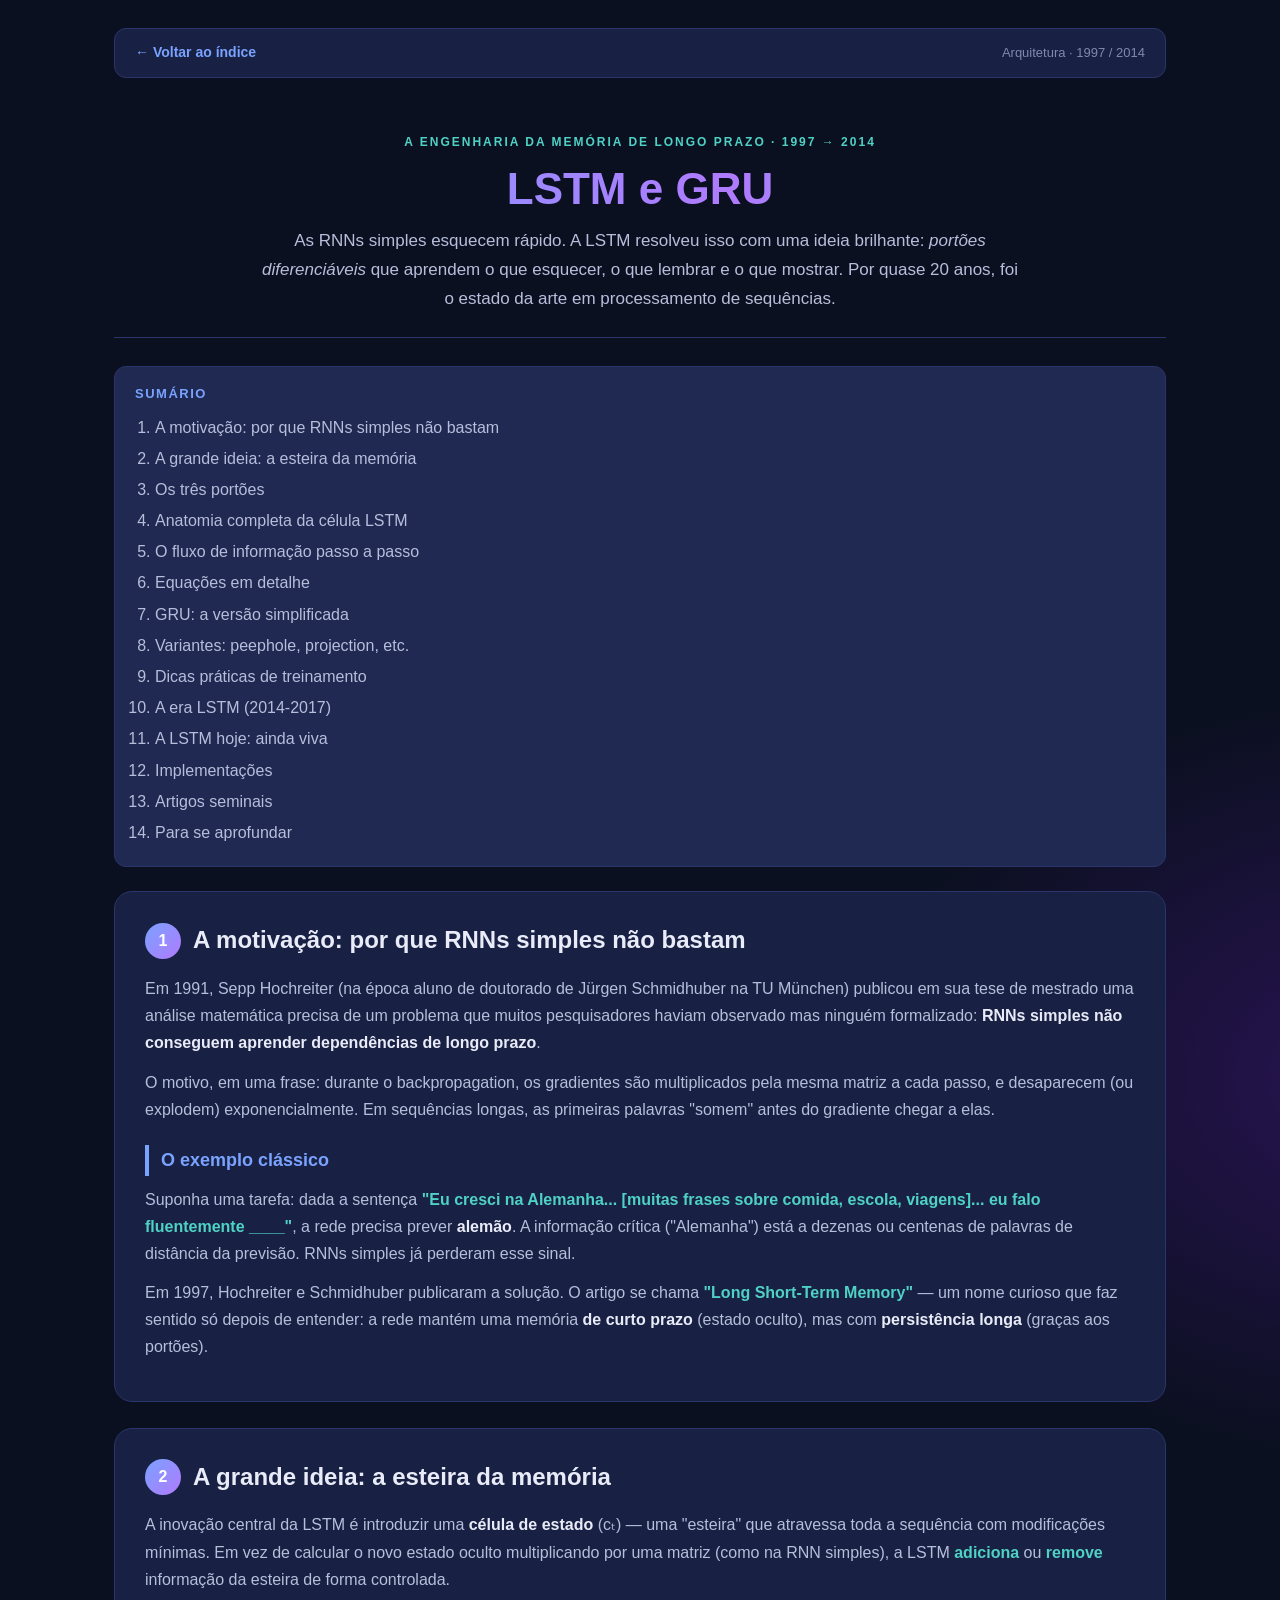
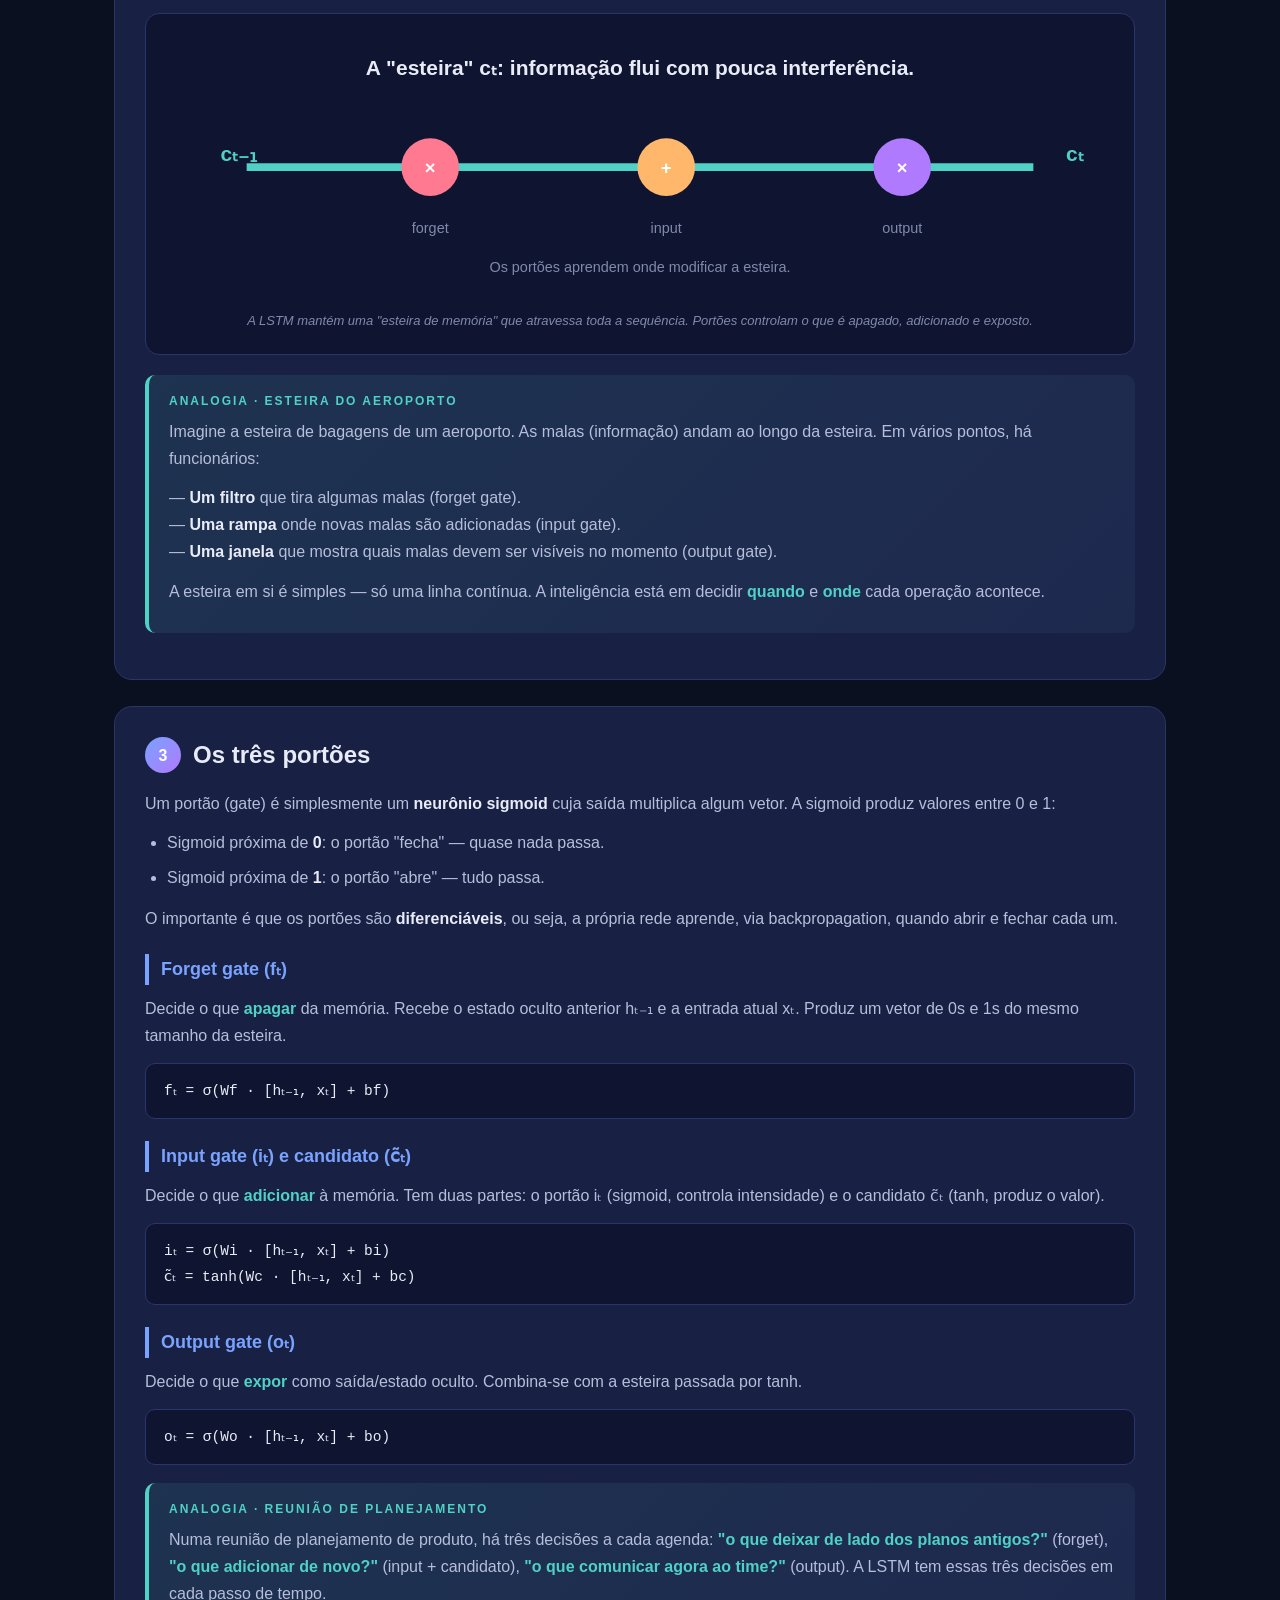
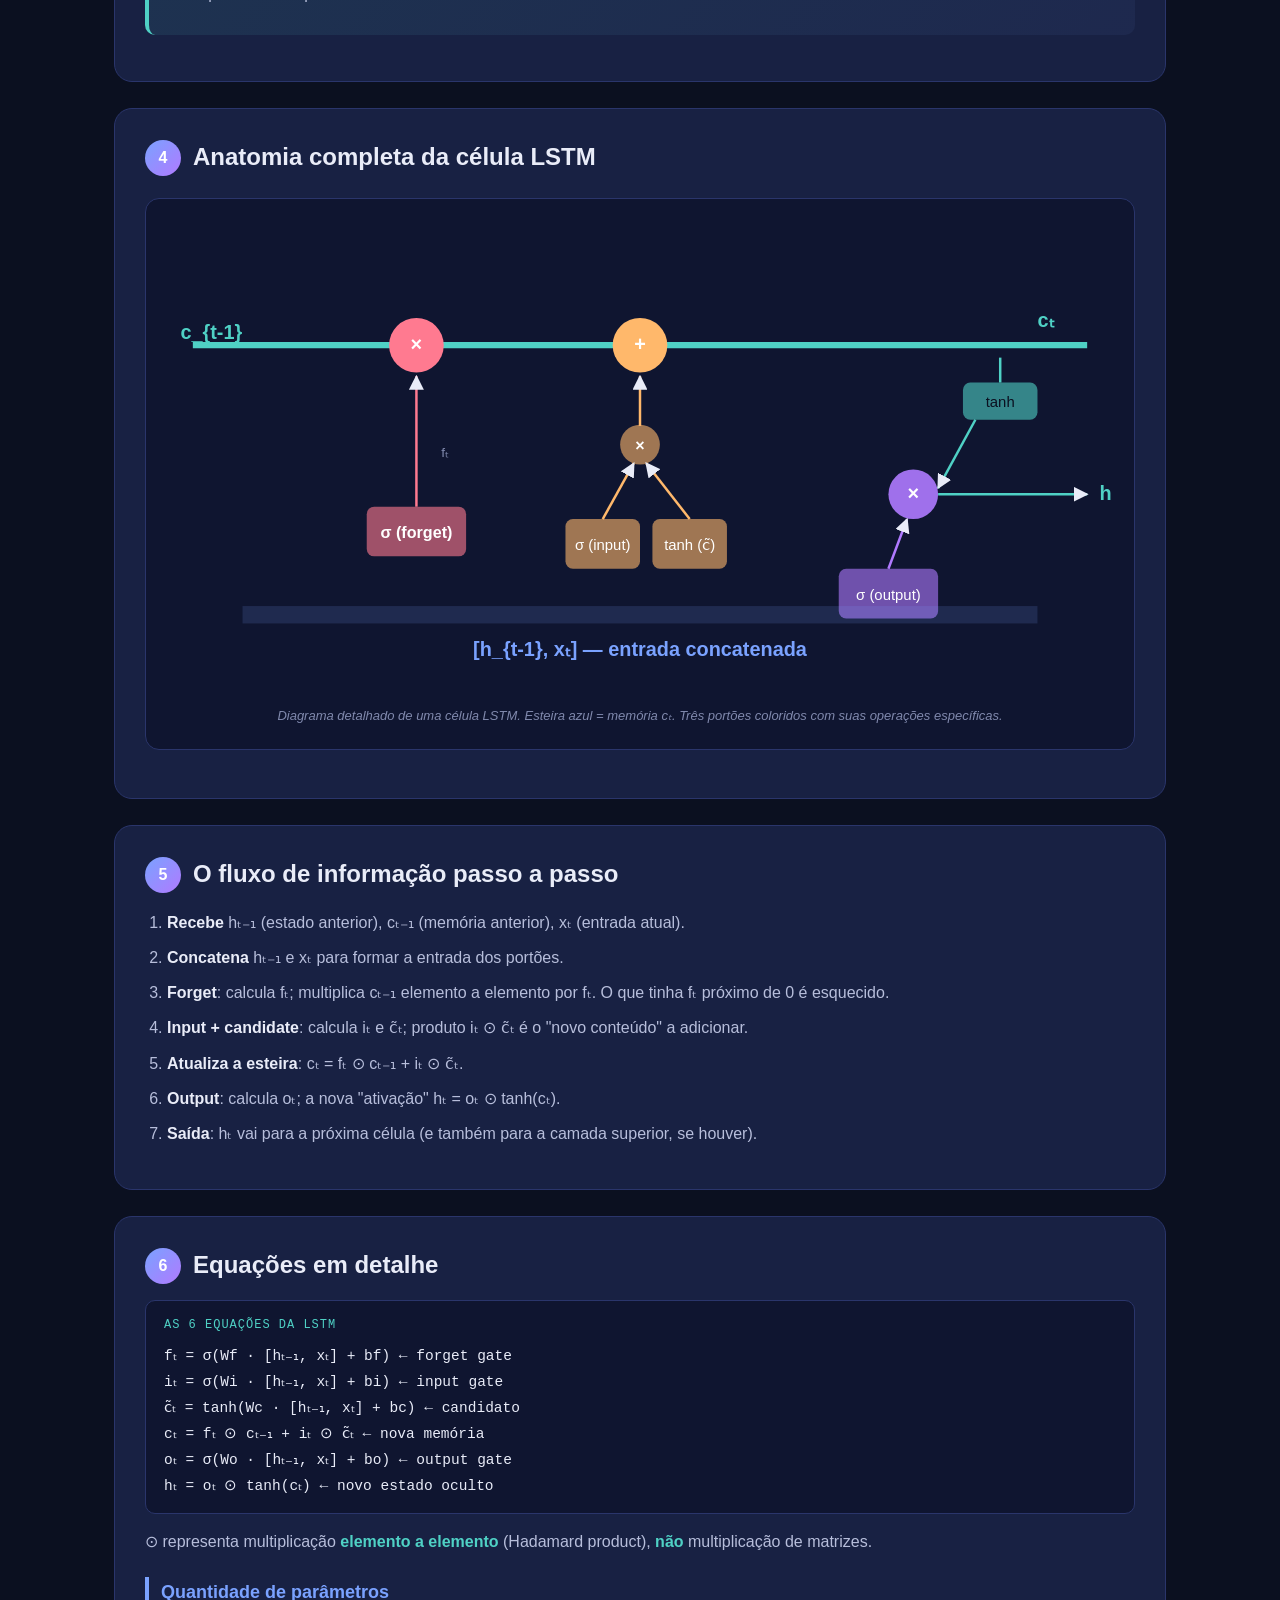
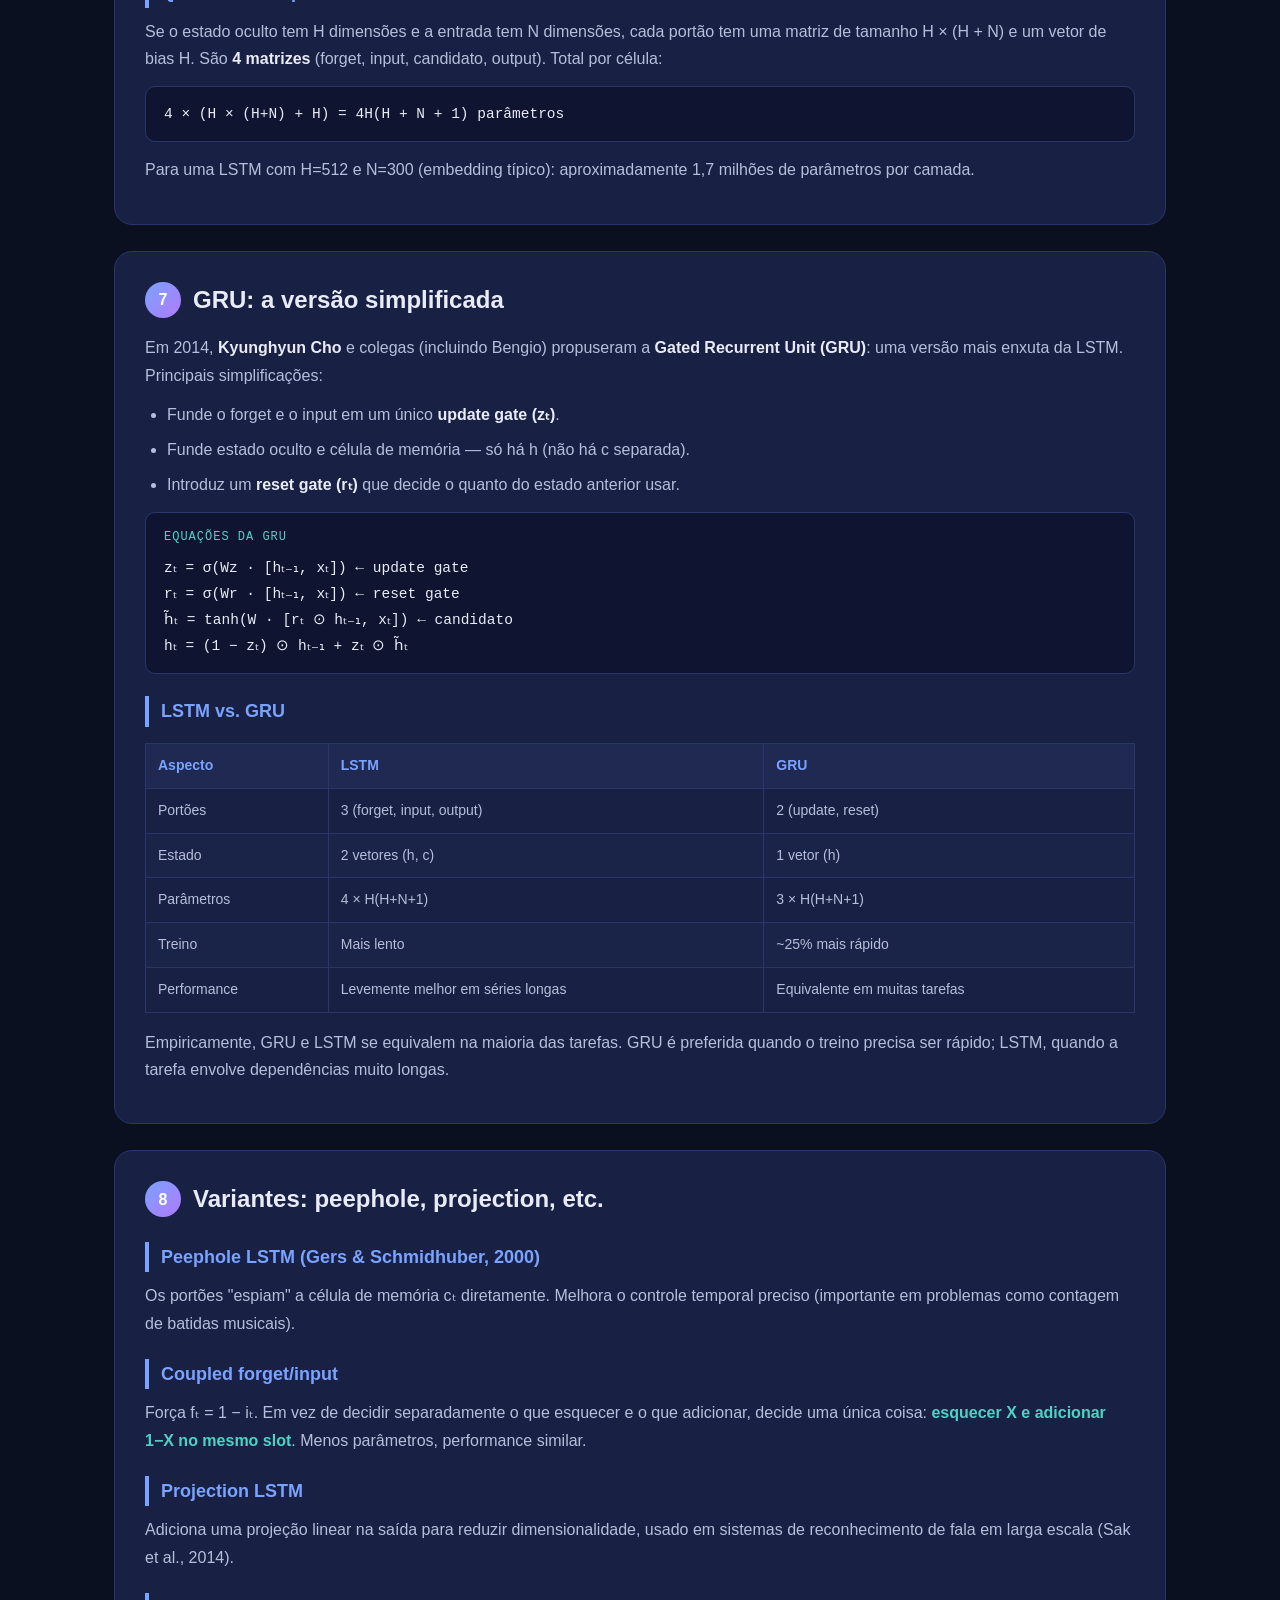
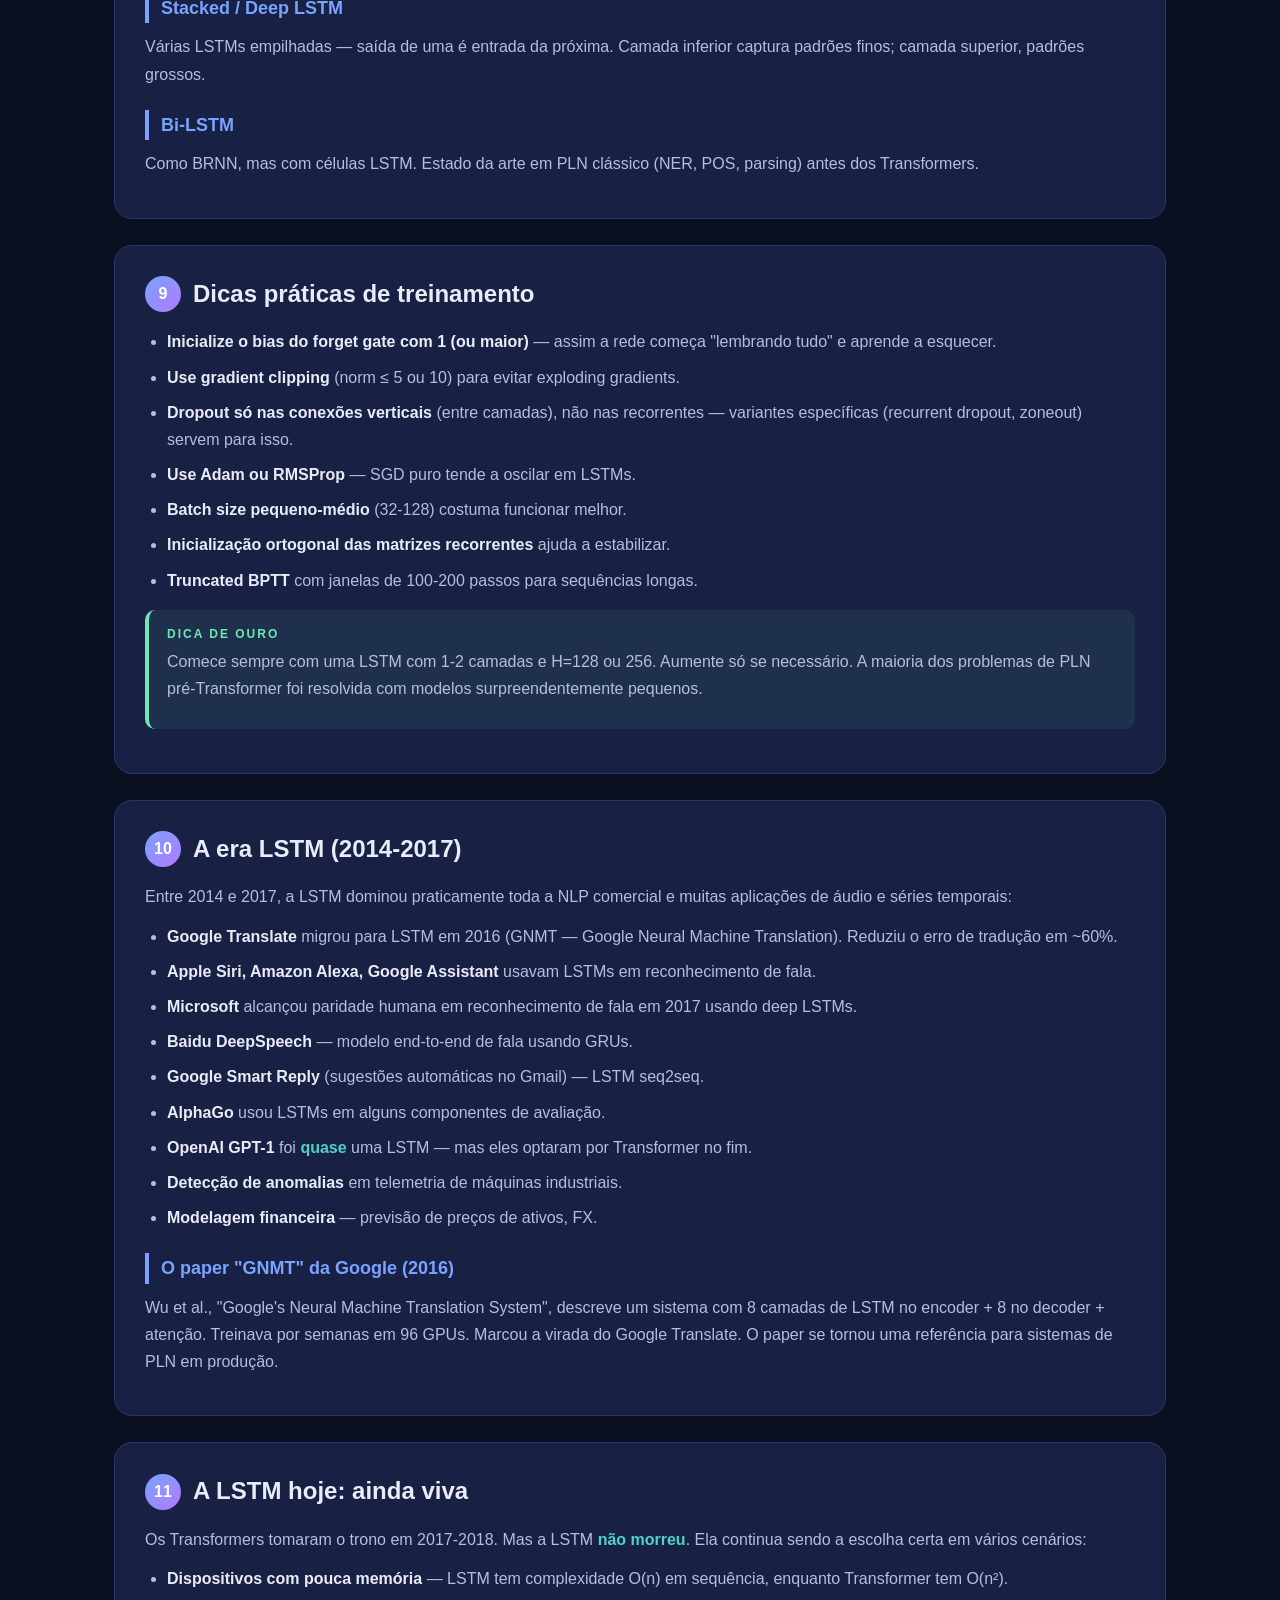
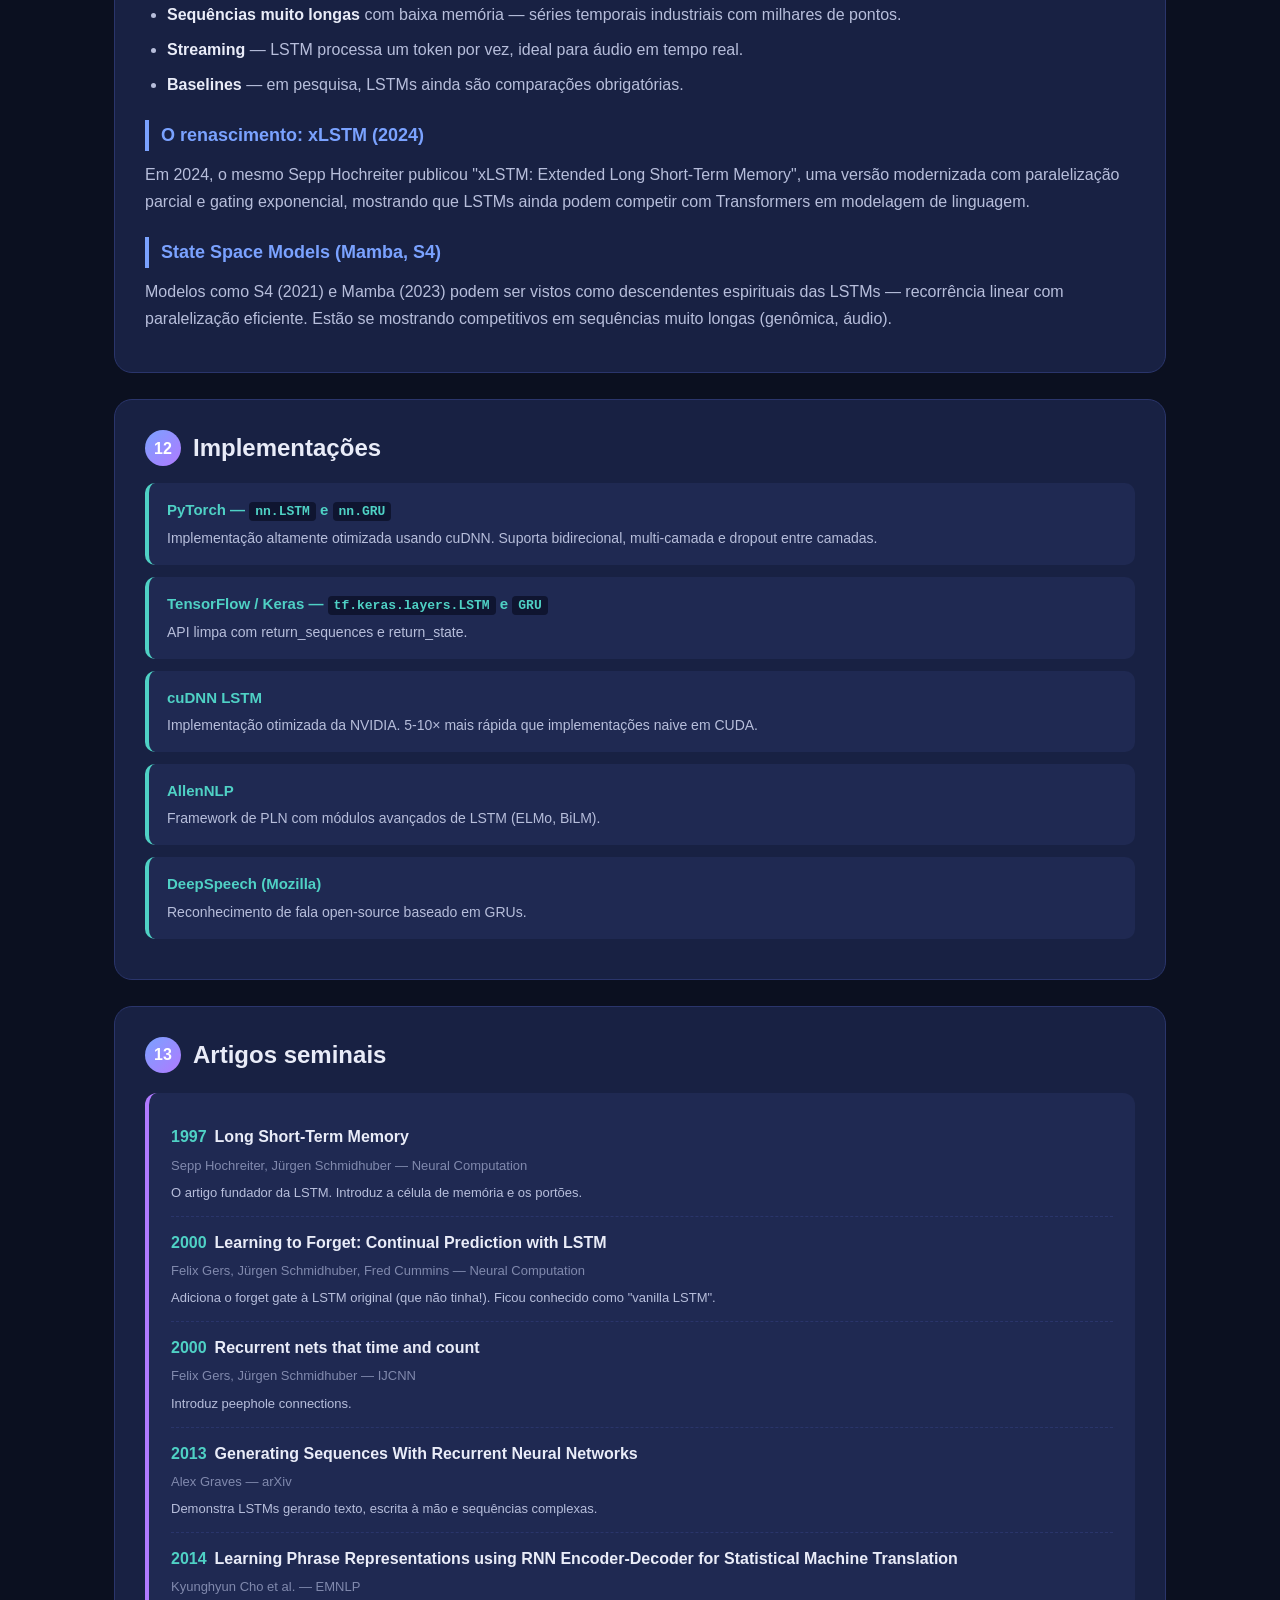
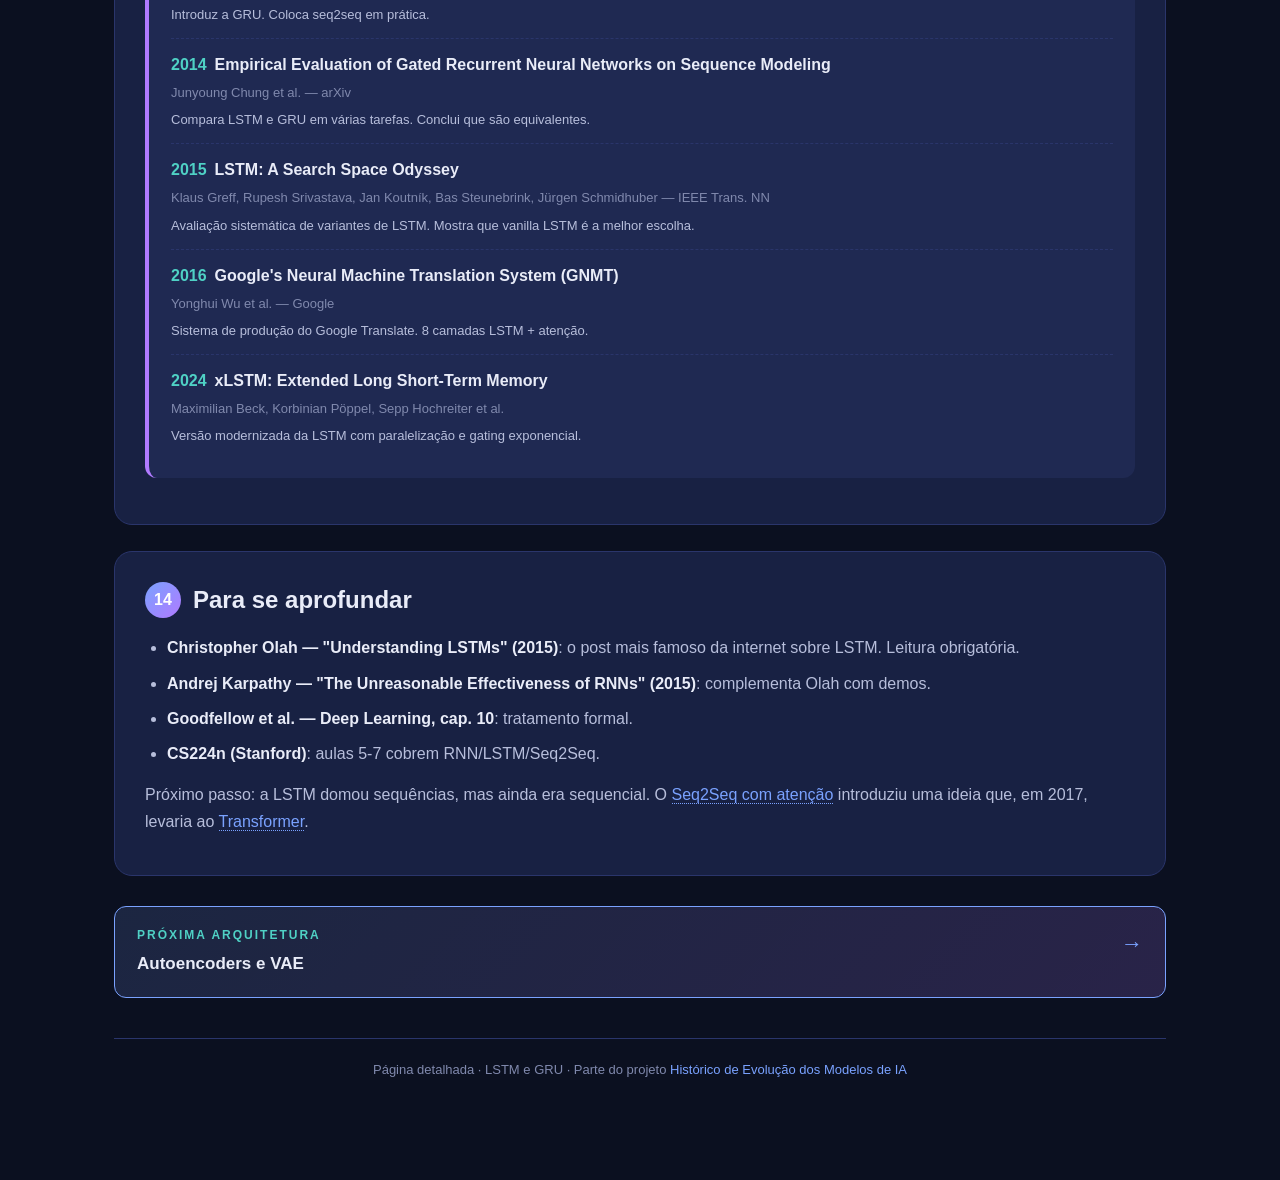
<file: lstm.html>
<!DOCTYPE html>
<html lang="pt-BR">
<head>
<meta charset="UTF-8">
<meta name="viewport" content="width=device-width, initial-scale=1.0">
<title>LSTM e GRU — Página Detalhada</title>
<link rel="stylesheet" href="style.css">
</head>
<body>
<div class="wrap">

  <nav class="topnav">
    <a href="index.html">← Voltar ao índice</a>
    <span class="crumbs">Arquitetura · 1997 / 2014</span>
  </nav>

  <header class="hero">
    <div class="eyebrow">A engenharia da memória de longo prazo · 1997 → 2014</div>
    <h1>LSTM e GRU</h1>
    <p class="lead">
      As RNNs simples esquecem rápido. A LSTM resolveu isso com uma ideia
      brilhante: <em>portões diferenciáveis</em> que aprendem o que esquecer,
      o que lembrar e o que mostrar. Por quase 20 anos, foi o estado da arte
      em processamento de sequências.
    </p>
  </header>

  <div class="toc">
    <h4>Sumário</h4>
    <ol>
      <li><a href="#contexto">A motivação: por que RNNs simples não bastam</a></li>
      <li><a href="#ideia">A grande ideia: a esteira da memória</a></li>
      <li><a href="#portoes">Os três portões</a></li>
      <li><a href="#anatomia">Anatomia completa da célula LSTM</a></li>
      <li><a href="#fluxo">O fluxo de informação passo a passo</a></li>
      <li><a href="#equacoes">Equações em detalhe</a></li>
      <li><a href="#gru">GRU: a versão simplificada</a></li>
      <li><a href="#peephole">Variantes: peephole, projection, etc.</a></li>
      <li><a href="#dicas">Dicas práticas de treinamento</a></li>
      <li><a href="#aplicacoes">A era LSTM (2014-2017)</a></li>
      <li><a href="#hoje">A LSTM hoje: ainda viva</a></li>
      <li><a href="#impl">Implementações</a></li>
      <li><a href="#artigos">Artigos seminais</a></li>
      <li><a href="#aprofundar">Para se aprofundar</a></li>
    </ol>
  </div>

  <!-- ============ CONTEXTO ============ -->
  <section class="block" id="contexto">
    <h2><span class="num">1</span> A motivação: por que RNNs simples não bastam</h2>

    <p>
      Em 1991, Sepp Hochreiter (na época aluno de doutorado de Jürgen Schmidhuber
      na TU München) publicou em sua tese de mestrado uma análise matemática
      precisa de um problema que muitos pesquisadores haviam observado mas
      ninguém formalizado: <strong>RNNs simples não conseguem aprender
      dependências de longo prazo</strong>.
    </p>

    <p>
      O motivo, em uma frase: durante o backpropagation, os gradientes são
      multiplicados pela mesma matriz a cada passo, e desaparecem (ou explodem)
      exponencialmente. Em sequências longas, as primeiras palavras "somem"
      antes do gradiente chegar a elas.
    </p>

    <h3>O exemplo clássico</h3>
    <p>
      Suponha uma tarefa: dada a sentença <em>"Eu cresci na Alemanha... [muitas
      frases sobre comida, escola, viagens]... eu falo fluentemente
      ____"</em>, a rede precisa prever <strong>alemão</strong>. A informação
      crítica ("Alemanha") está a dezenas ou centenas de palavras de distância
      da previsão. RNNs simples já perderam esse sinal.
    </p>

    <p>
      Em 1997, Hochreiter e Schmidhuber publicaram a solução. O artigo se chama
      <em>"Long Short-Term Memory"</em> — um nome curioso que faz sentido só
      depois de entender: a rede mantém uma memória <strong>de curto prazo</strong>
      (estado oculto), mas com <strong>persistência longa</strong> (graças aos
      portões).
    </p>
  </section>

  <!-- ============ IDEIA ============ -->
  <section class="block" id="ideia">
    <h2><span class="num">2</span> A grande ideia: a esteira da memória</h2>

    <p>
      A inovação central da LSTM é introduzir uma <strong>célula de estado</strong>
      (cₜ) — uma "esteira" que atravessa toda a sequência com modificações mínimas.
      Em vez de calcular o novo estado oculto multiplicando por uma matriz (como
      na RNN simples), a LSTM <em>adiciona</em> ou <em>remove</em> informação da
      esteira de forma controlada.
    </p>

    <div class="diagram">
      <svg viewBox="0 0 720 200" xmlns="http://www.w3.org/2000/svg">
        <!-- esteira -->
        <line x1="60" y1="100" x2="660" y2="100" stroke="#4fd1c5" stroke-width="6"/>
        <text x="40" y="95" fill="#4fd1c5" font-weight="700">cₜ₋₁</text>
        <text x="685" y="95" fill="#4fd1c5" font-weight="700">cₜ</text>

        <!-- forget gate -->
        <circle cx="200" cy="100" r="22" fill="#ff7a90"/>
        <text x="200" y="105" text-anchor="middle" fill="#fff" font-weight="700" font-size="14">×</text>
        <text x="200" y="150" text-anchor="middle" fill="#ff7a90" class="svg-label">forget</text>

        <!-- input gate -->
        <circle cx="380" cy="100" r="22" fill="#ffb86b"/>
        <text x="380" y="105" text-anchor="middle" fill="#fff" font-weight="700" font-size="14">+</text>
        <text x="380" y="150" text-anchor="middle" fill="#ffb86b" class="svg-label">input</text>

        <!-- output gate -->
        <circle cx="560" cy="100" r="22" fill="#b07aff"/>
        <text x="560" y="105" text-anchor="middle" fill="#fff" font-weight="700" font-size="14">×</text>
        <text x="560" y="150" text-anchor="middle" fill="#b07aff" class="svg-label">output</text>

        <text x="360" y="30" text-anchor="middle" fill="#e9ecf8" font-weight="700">A "esteira" cₜ: informação flui com pouca interferência.</text>
        <text x="360" y="180" text-anchor="middle" class="svg-label">Os portões aprendem onde modificar a esteira.</text>
      </svg>
      <div class="caption">A LSTM mantém uma "esteira de memória" que atravessa toda a sequência. Portões controlam o que é apagado, adicionado e exposto.</div>
    </div>

    <div class="analogy">
      <span class="tag">Analogia · esteira do aeroporto</span>
      <p>
        Imagine a esteira de bagagens de um aeroporto. As malas (informação)
        andam ao longo da esteira. Em vários pontos, há funcionários:
      </p>
      <p>
        — <strong>Um filtro</strong> que tira algumas malas (forget gate).<br>
        — <strong>Uma rampa</strong> onde novas malas são adicionadas (input gate).<br>
        — <strong>Uma janela</strong> que mostra quais malas devem ser visíveis no
        momento (output gate).
      </p>
      <p>
        A esteira em si é simples — só uma linha contínua. A inteligência está em
        decidir <em>quando</em> e <em>onde</em> cada operação acontece.
      </p>
    </div>
  </section>

  <!-- ============ PORTÕES ============ -->
  <section class="block" id="portoes">
    <h2><span class="num">3</span> Os três portões</h2>

    <p>
      Um portão (gate) é simplesmente um <strong>neurônio sigmoid</strong> cuja
      saída multiplica algum vetor. A sigmoid produz valores entre 0 e 1:
    </p>
    <ul>
      <li>Sigmoid próxima de <strong>0</strong>: o portão "fecha" — quase nada passa.</li>
      <li>Sigmoid próxima de <strong>1</strong>: o portão "abre" — tudo passa.</li>
    </ul>
    <p>
      O importante é que os portões são <strong>diferenciáveis</strong>, ou seja,
      a própria rede aprende, via backpropagation, quando abrir e fechar cada um.
    </p>

    <h3>Forget gate (fₜ)</h3>
    <p>
      Decide o que <em>apagar</em> da memória. Recebe o estado oculto anterior
      hₜ₋₁ e a entrada atual xₜ. Produz um vetor de 0s e 1s do mesmo tamanho da
      esteira.
    </p>
    <div class="formula">
      fₜ = σ(Wf · [hₜ₋₁, xₜ] + bf)
    </div>

    <h3>Input gate (iₜ) e candidato (c̃ₜ)</h3>
    <p>
      Decide o que <em>adicionar</em> à memória. Tem duas partes: o portão iₜ
      (sigmoid, controla intensidade) e o candidato c̃ₜ (tanh, produz o valor).
    </p>
    <div class="formula">
      iₜ = σ(Wi · [hₜ₋₁, xₜ] + bi)<br>
      c̃ₜ = tanh(Wc · [hₜ₋₁, xₜ] + bc)
    </div>

    <h3>Output gate (oₜ)</h3>
    <p>
      Decide o que <em>expor</em> como saída/estado oculto. Combina-se com a
      esteira passada por tanh.
    </p>
    <div class="formula">
      oₜ = σ(Wo · [hₜ₋₁, xₜ] + bo)
    </div>

    <div class="analogy">
      <span class="tag">Analogia · reunião de planejamento</span>
      <p>
        Numa reunião de planejamento de produto, há três decisões a cada
        agenda: <em>"o que deixar de lado dos planos antigos?"</em> (forget),
        <em>"o que adicionar de novo?"</em> (input + candidato),
        <em>"o que comunicar agora ao time?"</em> (output). A LSTM tem essas
        três decisões em cada passo de tempo.
      </p>
    </div>
  </section>

  <!-- ============ ANATOMIA ============ -->
  <section class="block" id="anatomia">
    <h2><span class="num">4</span> Anatomia completa da célula LSTM</h2>

    <div class="diagram">
      <svg viewBox="0 0 760 380" xmlns="http://www.w3.org/2000/svg">
        <!-- esteira -->
        <line x1="20" y1="100" x2="740" y2="100" stroke="#4fd1c5" stroke-width="5"/>
        <text x="10" y="95" fill="#4fd1c5" font-weight="700">c_{t-1}</text>
        <text x="700" y="85" fill="#4fd1c5" font-weight="700">cₜ</text>

        <!-- forget -->
        <circle cx="200" cy="100" r="22" fill="#ff7a90"/>
        <text x="200" y="105" text-anchor="middle" fill="#fff" font-weight="700">×</text>

        <rect x="160" y="230" width="80" height="40" rx="6" fill="#ff7a90" opacity="0.6"/>
        <text x="200" y="255" text-anchor="middle" fill="#fff" font-size="13" font-weight="700">σ (forget)</text>
        <path d="M200 230 L200 125" stroke="#ff7a90" stroke-width="2" marker-end="url(#arrL)"/>
        <text x="220" y="190" fill="#ff7a90" class="svg-label">fₜ</text>

        <!-- input + candidate -->
        <circle cx="380" cy="100" r="22" fill="#ffb86b"/>
        <text x="380" y="105" text-anchor="middle" fill="#fff" font-weight="700">+</text>

        <!-- multiplicação para input -->
        <circle cx="380" cy="180" r="16" fill="#ffb86b" opacity="0.6"/>
        <text x="380" y="185" text-anchor="middle" fill="#fff" font-size="13" font-weight="700">×</text>

        <rect x="320" y="240" width="60" height="40" rx="6" fill="#ffb86b" opacity="0.6"/>
        <text x="350" y="265" text-anchor="middle" fill="#fff" font-size="12">σ (input)</text>
        <rect x="390" y="240" width="60" height="40" rx="6" fill="#ffb86b" opacity="0.6"/>
        <text x="420" y="265" text-anchor="middle" fill="#fff" font-size="12">tanh (c̃)</text>

        <path d="M350 240 L375 195" stroke="#ffb86b" stroke-width="2" marker-end="url(#arrL)"/>
        <path d="M420 240 L385 195" stroke="#ffb86b" stroke-width="2" marker-end="url(#arrL)"/>
        <path d="M380 165 L380 125" stroke="#ffb86b" stroke-width="2" marker-end="url(#arrL)"/>

        <!-- output -->
        <circle cx="600" cy="220" r="20" fill="#b07aff" opacity="0.9"/>
        <text x="600" y="225" text-anchor="middle" fill="#fff" font-weight="700">×</text>
        <rect x="540" y="280" width="80" height="40" rx="6" fill="#b07aff" opacity="0.6"/>
        <text x="580" y="305" text-anchor="middle" fill="#fff" font-size="12">σ (output)</text>
        <path d="M580 280 L595 240" stroke="#b07aff" stroke-width="2" marker-end="url(#arrL)"/>
        <!-- tanh of c -->
        <rect x="640" y="130" width="60" height="30" rx="6" fill="#4fd1c5" opacity="0.6"/>
        <text x="670" y="150" text-anchor="middle" fill="#0b1020" font-size="12">tanh</text>
        <path d="M670 130 L670 110" stroke="#4fd1c5" stroke-width="2"/>
        <path d="M650 160 L620 215" stroke="#4fd1c5" stroke-width="2" marker-end="url(#arrL)"/>

        <!-- saída h -->
        <path d="M620 220 L740 220" stroke="#4fd1c5" stroke-width="2" marker-end="url(#arrL)"/>
        <text x="750" y="225" fill="#4fd1c5" font-weight="700">hₜ</text>

        <!-- entradas -->
        <rect x="60" y="310" width="640" height="14" fill="#7aa2ff" opacity="0.15"/>
        <text x="380" y="350" text-anchor="middle" fill="#7aa2ff" font-weight="700">[h_{t-1}, xₜ] — entrada concatenada</text>

        <defs>
          <marker id="arrL" viewBox="0 0 10 10" refX="9" refY="5" markerWidth="6" markerHeight="6" orient="auto"><path d="M0 0 L10 5 L0 10 z" fill="#e9ecf8"/></marker>
        </defs>
      </svg>
      <div class="caption">Diagrama detalhado de uma célula LSTM. Esteira azul = memória cₜ. Três portões coloridos com suas operações específicas.</div>
    </div>
  </section>

  <!-- ============ FLUXO ============ -->
  <section class="block" id="fluxo">
    <h2><span class="num">5</span> O fluxo de informação passo a passo</h2>

    <ol>
      <li><strong>Recebe</strong> hₜ₋₁ (estado anterior), cₜ₋₁ (memória anterior), xₜ (entrada atual).</li>
      <li><strong>Concatena</strong> hₜ₋₁ e xₜ para formar a entrada dos portões.</li>
      <li><strong>Forget</strong>: calcula fₜ; multiplica cₜ₋₁ elemento a elemento por fₜ. O que tinha fₜ próximo de 0 é esquecido.</li>
      <li><strong>Input + candidate</strong>: calcula iₜ e c̃ₜ; produto iₜ ⊙ c̃ₜ é o "novo conteúdo" a adicionar.</li>
      <li><strong>Atualiza a esteira</strong>: cₜ = fₜ ⊙ cₜ₋₁ + iₜ ⊙ c̃ₜ.</li>
      <li><strong>Output</strong>: calcula oₜ; a nova "ativação" hₜ = oₜ ⊙ tanh(cₜ).</li>
      <li><strong>Saída</strong>: hₜ vai para a próxima célula (e também para a camada superior, se houver).</li>
    </ol>
  </section>

  <!-- ============ EQUAÇÕES ============ -->
  <section class="block" id="equacoes">
    <h2><span class="num">6</span> Equações em detalhe</h2>

    <div class="formula">
      <div class="fname">As 6 equações da LSTM</div>
      fₜ  = σ(Wf · [hₜ₋₁, xₜ] + bf)         ← forget gate<br>
      iₜ  = σ(Wi · [hₜ₋₁, xₜ] + bi)         ← input gate<br>
      c̃ₜ = tanh(Wc · [hₜ₋₁, xₜ] + bc)      ← candidato<br>
      cₜ  = fₜ ⊙ cₜ₋₁ + iₜ ⊙ c̃ₜ           ← nova memória<br>
      oₜ  = σ(Wo · [hₜ₋₁, xₜ] + bo)         ← output gate<br>
      hₜ  = oₜ ⊙ tanh(cₜ)                   ← novo estado oculto
    </div>

    <p>
      ⊙ representa multiplicação <em>elemento a elemento</em> (Hadamard product),
      <em>não</em> multiplicação de matrizes.
    </p>

    <h3>Quantidade de parâmetros</h3>
    <p>
      Se o estado oculto tem H dimensões e a entrada tem N dimensões, cada
      portão tem uma matriz de tamanho H × (H + N) e um vetor de bias H.
      São <strong>4 matrizes</strong> (forget, input, candidato, output). Total
      por célula:
    </p>
    <div class="formula">
      4 × (H × (H+N) + H) = 4H(H + N + 1) parâmetros
    </div>
    <p>
      Para uma LSTM com H=512 e N=300 (embedding típico): aproximadamente
      1,7 milhões de parâmetros por camada.
    </p>
  </section>

  <!-- ============ GRU ============ -->
  <section class="block" id="gru">
    <h2><span class="num">7</span> GRU: a versão simplificada</h2>

    <p>
      Em 2014, <strong>Kyunghyun Cho</strong> e colegas (incluindo Bengio)
      propuseram a <strong>Gated Recurrent Unit (GRU)</strong>: uma versão mais
      enxuta da LSTM. Principais simplificações:
    </p>
    <ul>
      <li>Funde o forget e o input em um único <strong>update gate (zₜ)</strong>.</li>
      <li>Funde estado oculto e célula de memória — só há h (não há c separada).</li>
      <li>Introduz um <strong>reset gate (rₜ)</strong> que decide o quanto do estado anterior usar.</li>
    </ul>

    <div class="formula">
      <div class="fname">Equações da GRU</div>
      zₜ  = σ(Wz · [hₜ₋₁, xₜ])           ← update gate<br>
      rₜ  = σ(Wr · [hₜ₋₁, xₜ])           ← reset gate<br>
      h̃ₜ = tanh(W · [rₜ ⊙ hₜ₋₁, xₜ])    ← candidato<br>
      hₜ  = (1 − zₜ) ⊙ hₜ₋₁ + zₜ ⊙ h̃ₜ
    </div>

    <h3>LSTM vs. GRU</h3>
    <table class="compare">
      <thead><tr><th>Aspecto</th><th>LSTM</th><th>GRU</th></tr></thead>
      <tbody>
        <tr><td>Portões</td><td>3 (forget, input, output)</td><td>2 (update, reset)</td></tr>
        <tr><td>Estado</td><td>2 vetores (h, c)</td><td>1 vetor (h)</td></tr>
        <tr><td>Parâmetros</td><td>4 × H(H+N+1)</td><td>3 × H(H+N+1)</td></tr>
        <tr><td>Treino</td><td>Mais lento</td><td>~25% mais rápido</td></tr>
        <tr><td>Performance</td><td>Levemente melhor em séries longas</td><td>Equivalente em muitas tarefas</td></tr>
      </tbody>
    </table>

    <p>
      Empiricamente, GRU e LSTM se equivalem na maioria das tarefas. GRU é
      preferida quando o treino precisa ser rápido; LSTM, quando a tarefa
      envolve dependências muito longas.
    </p>
  </section>

  <!-- ============ PEEPHOLE ============ -->
  <section class="block" id="peephole">
    <h2><span class="num">8</span> Variantes: peephole, projection, etc.</h2>

    <h3>Peephole LSTM (Gers &amp; Schmidhuber, 2000)</h3>
    <p>
      Os portões "espiam" a célula de memória cₜ diretamente. Melhora o controle
      temporal preciso (importante em problemas como contagem de batidas musicais).
    </p>

    <h3>Coupled forget/input</h3>
    <p>
      Força fₜ = 1 − iₜ. Em vez de decidir separadamente o que esquecer e o que
      adicionar, decide uma única coisa: <em>esquecer X e adicionar 1−X no mesmo
      slot</em>. Menos parâmetros, performance similar.
    </p>

    <h3>Projection LSTM</h3>
    <p>
      Adiciona uma projeção linear na saída para reduzir dimensionalidade,
      usado em sistemas de reconhecimento de fala em larga escala (Sak et al., 2014).
    </p>

    <h3>Stacked / Deep LSTM</h3>
    <p>
      Várias LSTMs empilhadas — saída de uma é entrada da próxima. Camada inferior
      captura padrões finos; camada superior, padrões grossos.
    </p>

    <h3>Bi-LSTM</h3>
    <p>
      Como BRNN, mas com células LSTM. Estado da arte em PLN clássico (NER,
      POS, parsing) antes dos Transformers.
    </p>
  </section>

  <!-- ============ DICAS ============ -->
  <section class="block" id="dicas">
    <h2><span class="num">9</span> Dicas práticas de treinamento</h2>

    <ul>
      <li><strong>Inicialize o bias do forget gate com 1 (ou maior)</strong> — assim a rede começa "lembrando tudo" e aprende a esquecer.</li>
      <li><strong>Use gradient clipping</strong> (norm ≤ 5 ou 10) para evitar exploding gradients.</li>
      <li><strong>Dropout só nas conexões verticais</strong> (entre camadas), não nas recorrentes — variantes específicas (recurrent dropout, zoneout) servem para isso.</li>
      <li><strong>Use Adam ou RMSProp</strong> — SGD puro tende a oscilar em LSTMs.</li>
      <li><strong>Batch size pequeno-médio</strong> (32-128) costuma funcionar melhor.</li>
      <li><strong>Inicialização ortogonal das matrizes recorrentes</strong> ajuda a estabilizar.</li>
      <li><strong>Truncated BPTT</strong> com janelas de 100-200 passos para sequências longas.</li>
    </ul>

    <div class="tip">
      <span class="tag">Dica de ouro</span>
      <p>
        Comece sempre com uma LSTM com 1-2 camadas e H=128 ou 256. Aumente só
        se necessário. A maioria dos problemas de PLN pré-Transformer foi
        resolvida com modelos surpreendentemente pequenos.
      </p>
    </div>
  </section>

  <!-- ============ APLICAÇÕES ============ -->
  <section class="block" id="aplicacoes">
    <h2><span class="num">10</span> A era LSTM (2014-2017)</h2>

    <p>
      Entre 2014 e 2017, a LSTM dominou praticamente toda a NLP comercial e
      muitas aplicações de áudio e séries temporais:
    </p>

    <ul>
      <li><strong>Google Translate</strong> migrou para LSTM em 2016 (GNMT — Google Neural Machine Translation). Reduziu o erro de tradução em ~60%.</li>
      <li><strong>Apple Siri, Amazon Alexa, Google Assistant</strong> usavam LSTMs em reconhecimento de fala.</li>
      <li><strong>Microsoft</strong> alcançou paridade humana em reconhecimento de fala em 2017 usando deep LSTMs.</li>
      <li><strong>Baidu DeepSpeech</strong> — modelo end-to-end de fala usando GRUs.</li>
      <li><strong>Google Smart Reply</strong> (sugestões automáticas no Gmail) — LSTM seq2seq.</li>
      <li><strong>AlphaGo</strong> usou LSTMs em alguns componentes de avaliação.</li>
      <li><strong>OpenAI GPT-1</strong> foi <em>quase</em> uma LSTM — mas eles optaram por Transformer no fim.</li>
      <li><strong>Detecção de anomalias</strong> em telemetria de máquinas industriais.</li>
      <li><strong>Modelagem financeira</strong> — previsão de preços de ativos, FX.</li>
    </ul>

    <h3>O paper "GNMT" da Google (2016)</h3>
    <p>
      Wu et al., "Google's Neural Machine Translation System", descreve um sistema
      com 8 camadas de LSTM no encoder + 8 no decoder + atenção. Treinava por
      semanas em 96 GPUs. Marcou a virada do Google Translate. O paper se tornou
      uma referência para sistemas de PLN em produção.
    </p>
  </section>

  <!-- ============ HOJE ============ -->
  <section class="block" id="hoje">
    <h2><span class="num">11</span> A LSTM hoje: ainda viva</h2>

    <p>
      Os Transformers tomaram o trono em 2017-2018. Mas a LSTM <em>não morreu</em>.
      Ela continua sendo a escolha certa em vários cenários:
    </p>

    <ul>
      <li><strong>Dispositivos com pouca memória</strong> — LSTM tem complexidade O(n) em sequência, enquanto Transformer tem O(n²).</li>
      <li><strong>Sequências muito longas</strong> com baixa memória — séries temporais industriais com milhares de pontos.</li>
      <li><strong>Streaming</strong> — LSTM processa um token por vez, ideal para áudio em tempo real.</li>
      <li><strong>Baselines</strong> — em pesquisa, LSTMs ainda são comparações obrigatórias.</li>
    </ul>

    <h3>O renascimento: xLSTM (2024)</h3>
    <p>
      Em 2024, o mesmo Sepp Hochreiter publicou "xLSTM: Extended Long Short-Term
      Memory", uma versão modernizada com paralelização parcial e gating
      exponencial, mostrando que LSTMs ainda podem competir com Transformers em
      modelagem de linguagem.
    </p>

    <h3>State Space Models (Mamba, S4)</h3>
    <p>
      Modelos como S4 (2021) e Mamba (2023) podem ser vistos como descendentes
      espirituais das LSTMs — recorrência linear com paralelização eficiente.
      Estão se mostrando competitivos em sequências muito longas (genômica,
      áudio).
    </p>
  </section>

  <!-- ============ IMPL ============ -->
  <section class="block" id="impl">
    <h2><span class="num">12</span> Implementações</h2>

    <div class="impl">
      <div class="iname">PyTorch — <code>nn.LSTM</code> e <code>nn.GRU</code></div>
      <div class="idesc">Implementação altamente otimizada usando cuDNN. Suporta bidirecional, multi-camada e dropout entre camadas.</div>
    </div>
    <div class="impl">
      <div class="iname">TensorFlow / Keras — <code>tf.keras.layers.LSTM</code> e <code>GRU</code></div>
      <div class="idesc">API limpa com return_sequences e return_state.</div>
    </div>
    <div class="impl">
      <div class="iname">cuDNN LSTM</div>
      <div class="idesc">Implementação otimizada da NVIDIA. 5-10× mais rápida que implementações naive em CUDA.</div>
    </div>
    <div class="impl">
      <div class="iname">AllenNLP</div>
      <div class="idesc">Framework de PLN com módulos avançados de LSTM (ELMo, BiLM).</div>
    </div>
    <div class="impl">
      <div class="iname">DeepSpeech (Mozilla)</div>
      <div class="idesc">Reconhecimento de fala open-source baseado em GRUs.</div>
    </div>
  </section>

  <!-- ============ ARTIGOS ============ -->
  <section class="block" id="artigos">
    <h2><span class="num">13</span> Artigos seminais</h2>
    <div class="papers">
      <div class="paper">
        <span class="pyear">1997</span><span class="ptitle">Long Short-Term Memory</span><br>
        <span class="pauthors">Sepp Hochreiter, Jürgen Schmidhuber — Neural Computation</span>
        <div class="psumm">O artigo fundador da LSTM. Introduz a célula de memória e os portões.</div>
      </div>
      <div class="paper">
        <span class="pyear">2000</span><span class="ptitle">Learning to Forget: Continual Prediction with LSTM</span><br>
        <span class="pauthors">Felix Gers, Jürgen Schmidhuber, Fred Cummins — Neural Computation</span>
        <div class="psumm">Adiciona o forget gate à LSTM original (que não tinha!). Ficou conhecido como "vanilla LSTM".</div>
      </div>
      <div class="paper">
        <span class="pyear">2000</span><span class="ptitle">Recurrent nets that time and count</span><br>
        <span class="pauthors">Felix Gers, Jürgen Schmidhuber — IJCNN</span>
        <div class="psumm">Introduz peephole connections.</div>
      </div>
      <div class="paper">
        <span class="pyear">2013</span><span class="ptitle">Generating Sequences With Recurrent Neural Networks</span><br>
        <span class="pauthors">Alex Graves — arXiv</span>
        <div class="psumm">Demonstra LSTMs gerando texto, escrita à mão e sequências complexas.</div>
      </div>
      <div class="paper">
        <span class="pyear">2014</span><span class="ptitle">Learning Phrase Representations using RNN Encoder-Decoder for Statistical Machine Translation</span><br>
        <span class="pauthors">Kyunghyun Cho et al. — EMNLP</span>
        <div class="psumm">Introduz a GRU. Coloca seq2seq em prática.</div>
      </div>
      <div class="paper">
        <span class="pyear">2014</span><span class="ptitle">Empirical Evaluation of Gated Recurrent Neural Networks on Sequence Modeling</span><br>
        <span class="pauthors">Junyoung Chung et al. — arXiv</span>
        <div class="psumm">Compara LSTM e GRU em várias tarefas. Conclui que são equivalentes.</div>
      </div>
      <div class="paper">
        <span class="pyear">2015</span><span class="ptitle">LSTM: A Search Space Odyssey</span><br>
        <span class="pauthors">Klaus Greff, Rupesh Srivastava, Jan Koutník, Bas Steunebrink, Jürgen Schmidhuber — IEEE Trans. NN</span>
        <div class="psumm">Avaliação sistemática de variantes de LSTM. Mostra que vanilla LSTM é a melhor escolha.</div>
      </div>
      <div class="paper">
        <span class="pyear">2016</span><span class="ptitle">Google's Neural Machine Translation System (GNMT)</span><br>
        <span class="pauthors">Yonghui Wu et al. — Google</span>
        <div class="psumm">Sistema de produção do Google Translate. 8 camadas LSTM + atenção.</div>
      </div>
      <div class="paper">
        <span class="pyear">2024</span><span class="ptitle">xLSTM: Extended Long Short-Term Memory</span><br>
        <span class="pauthors">Maximilian Beck, Korbinian Pöppel, Sepp Hochreiter et al.</span>
        <div class="psumm">Versão modernizada da LSTM com paralelização e gating exponencial.</div>
      </div>
    </div>
  </section>

  <!-- ============ APROFUNDAR ============ -->
  <section class="block" id="aprofundar">
    <h2><span class="num">14</span> Para se aprofundar</h2>

    <ul>
      <li><strong>Christopher Olah — "Understanding LSTMs" (2015)</strong>: o post mais famoso da internet sobre LSTM. Leitura obrigatória.</li>
      <li><strong>Andrej Karpathy — "The Unreasonable Effectiveness of RNNs" (2015)</strong>: complementa Olah com demos.</li>
      <li><strong>Goodfellow et al. — Deep Learning, cap. 10</strong>: tratamento formal.</li>
      <li><strong>CS224n (Stanford)</strong>: aulas 5-7 cobrem RNN/LSTM/Seq2Seq.</li>
    </ul>

    <p>
      Próximo passo: a LSTM domou sequências, mas ainda era sequencial. O
      <a href="seq2seq.html">Seq2Seq com atenção</a> introduziu uma ideia que,
      em 2017, levaria ao <a href="transformer.html">Transformer</a>.
    </p>
  </section>

  <a href="autoencoder.html" class="deeplink">
    <span class="arrow">→</span>
    <span class="dt">Próxima arquitetura</span>
    <span class="dn">Autoencoders e VAE</span>
  </a>

  <footer>
    <p>Página detalhada · LSTM e GRU · Parte do projeto <a href="index.html">Histórico de Evolução dos Modelos de IA</a></p>
  </footer>
</div>
</body>
</html>
</file>
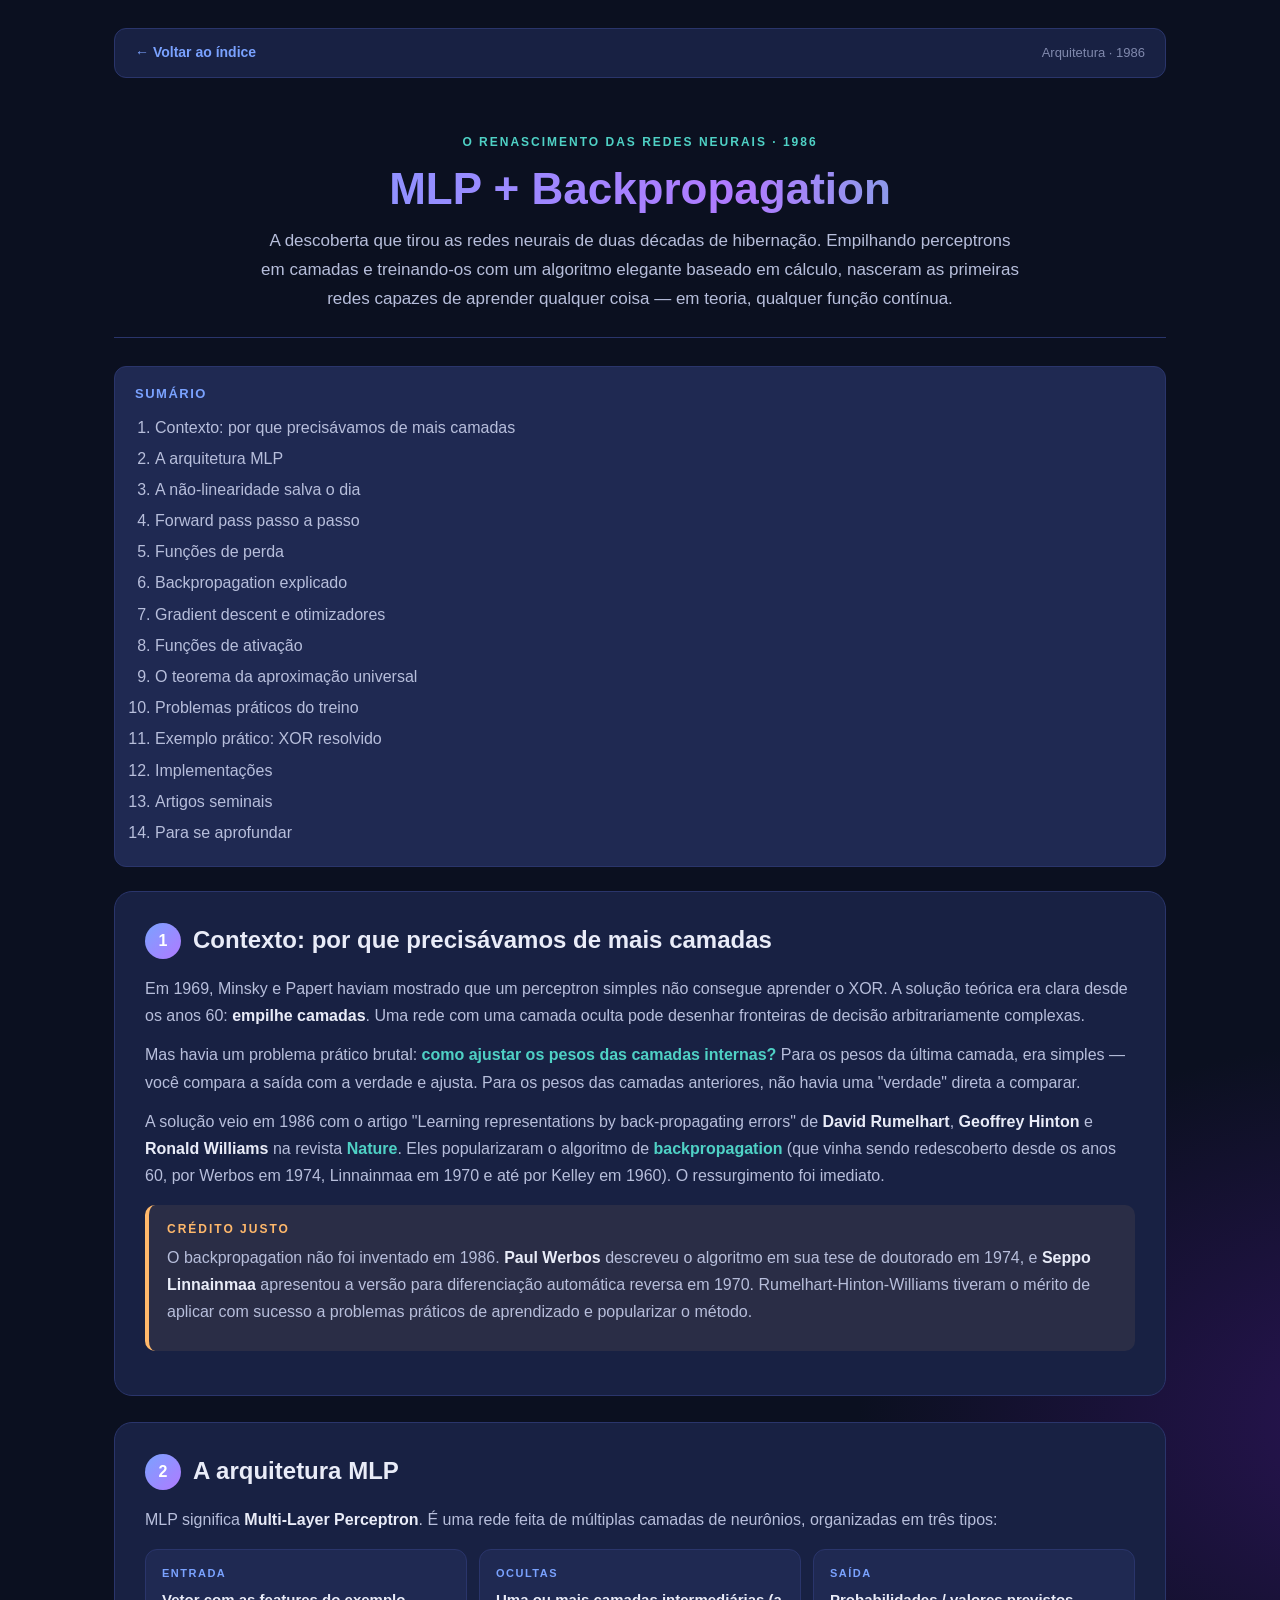
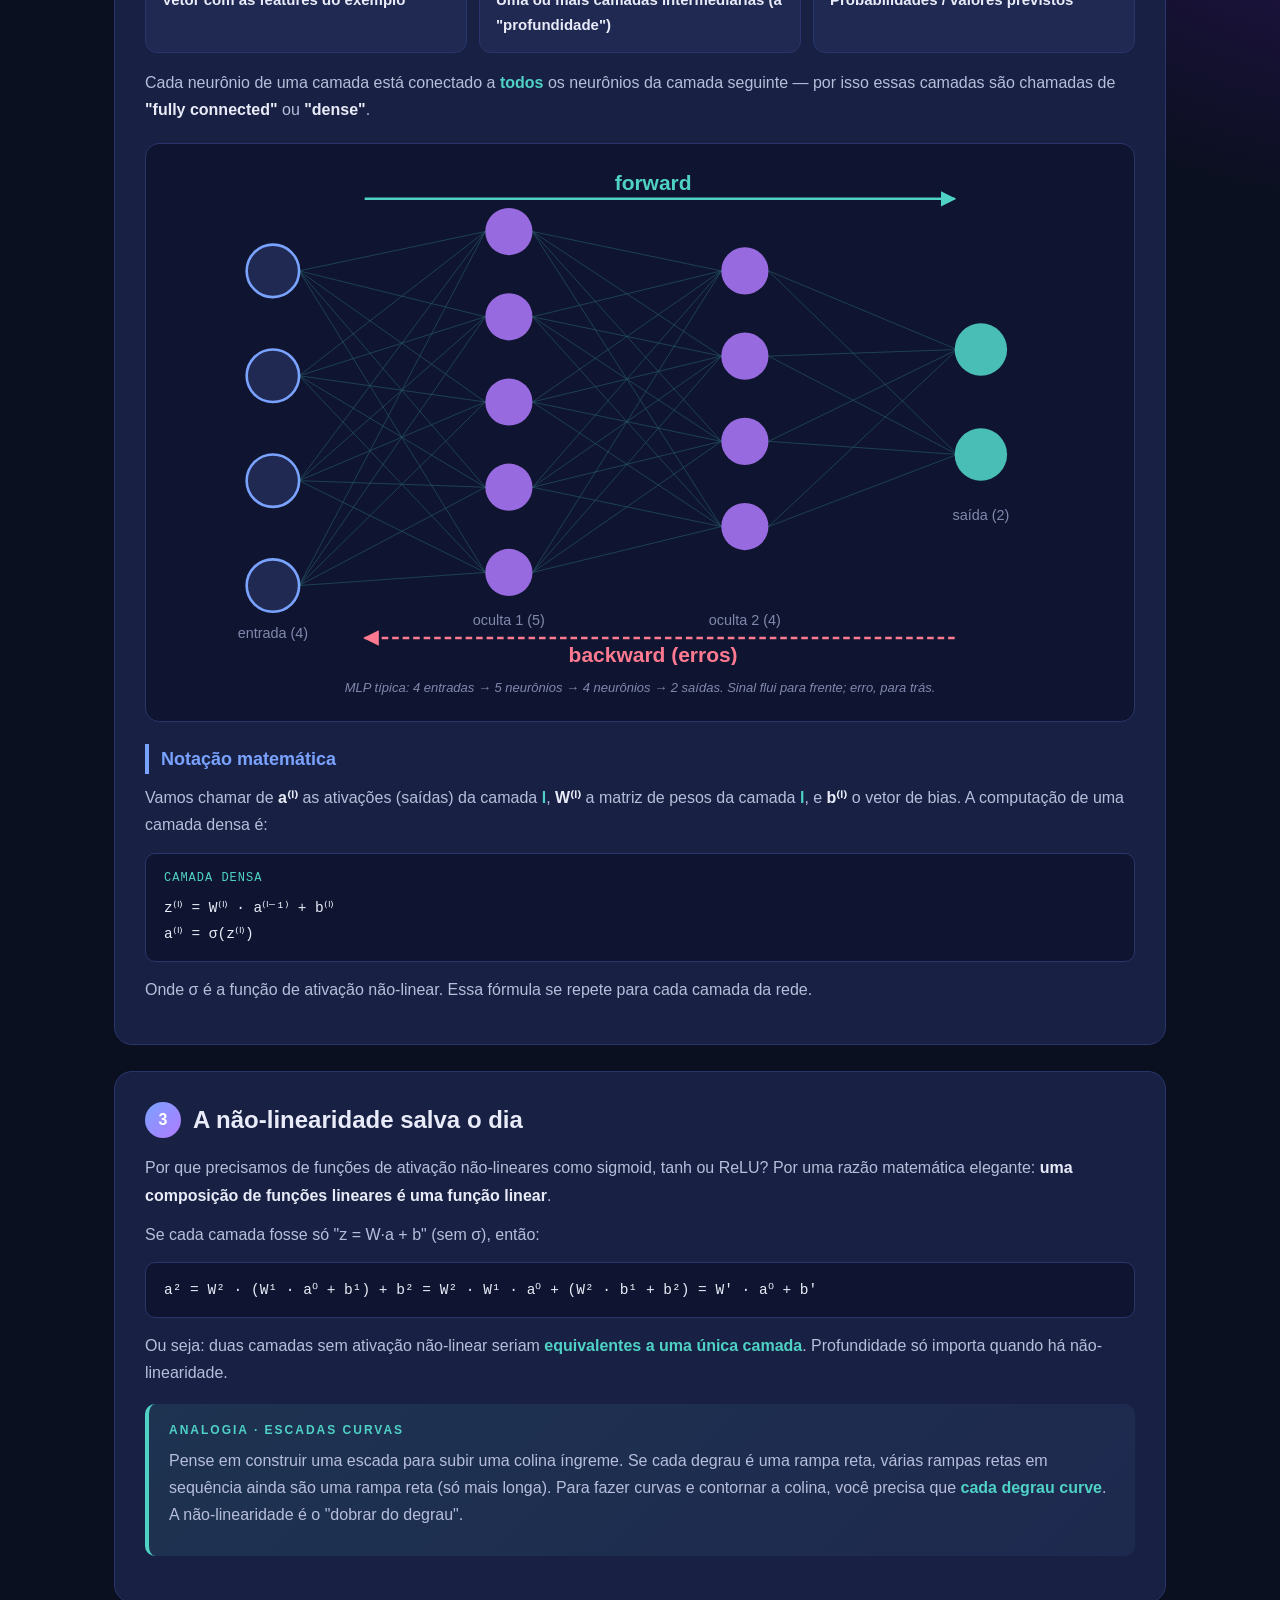
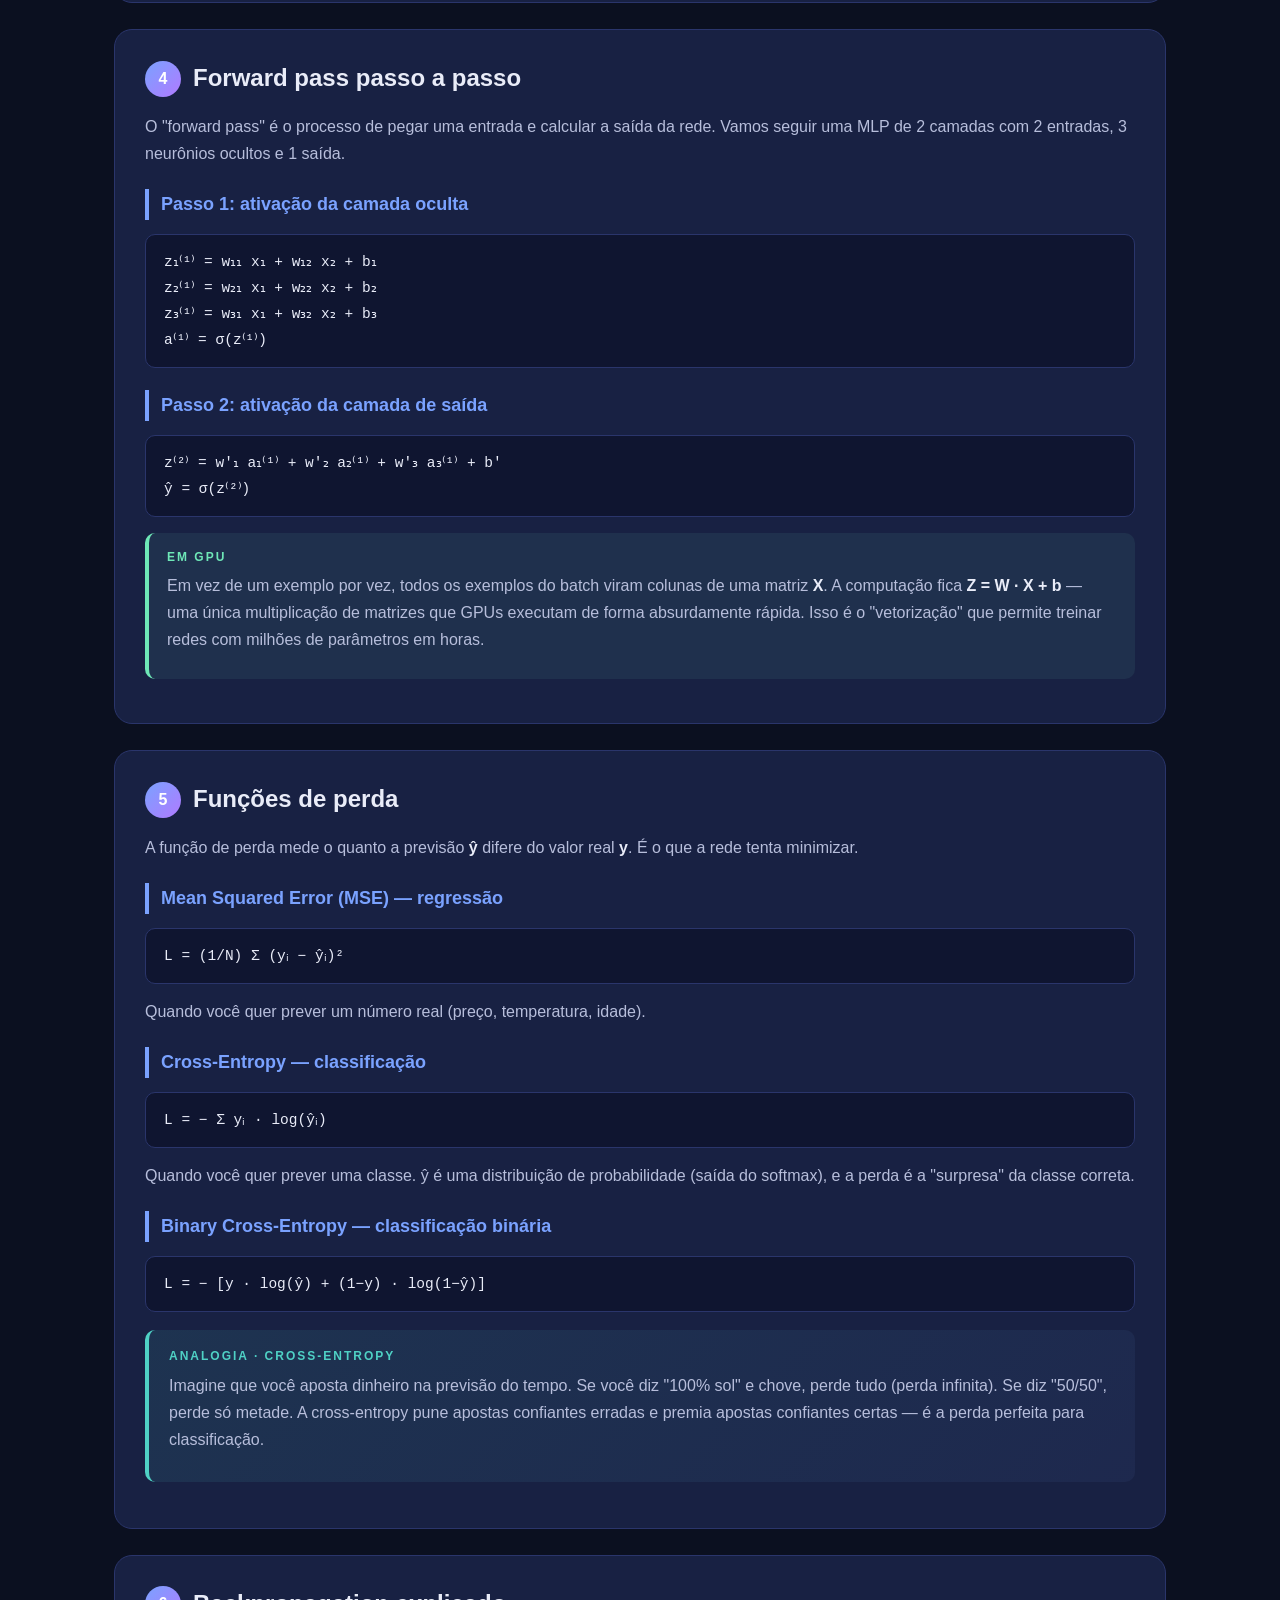
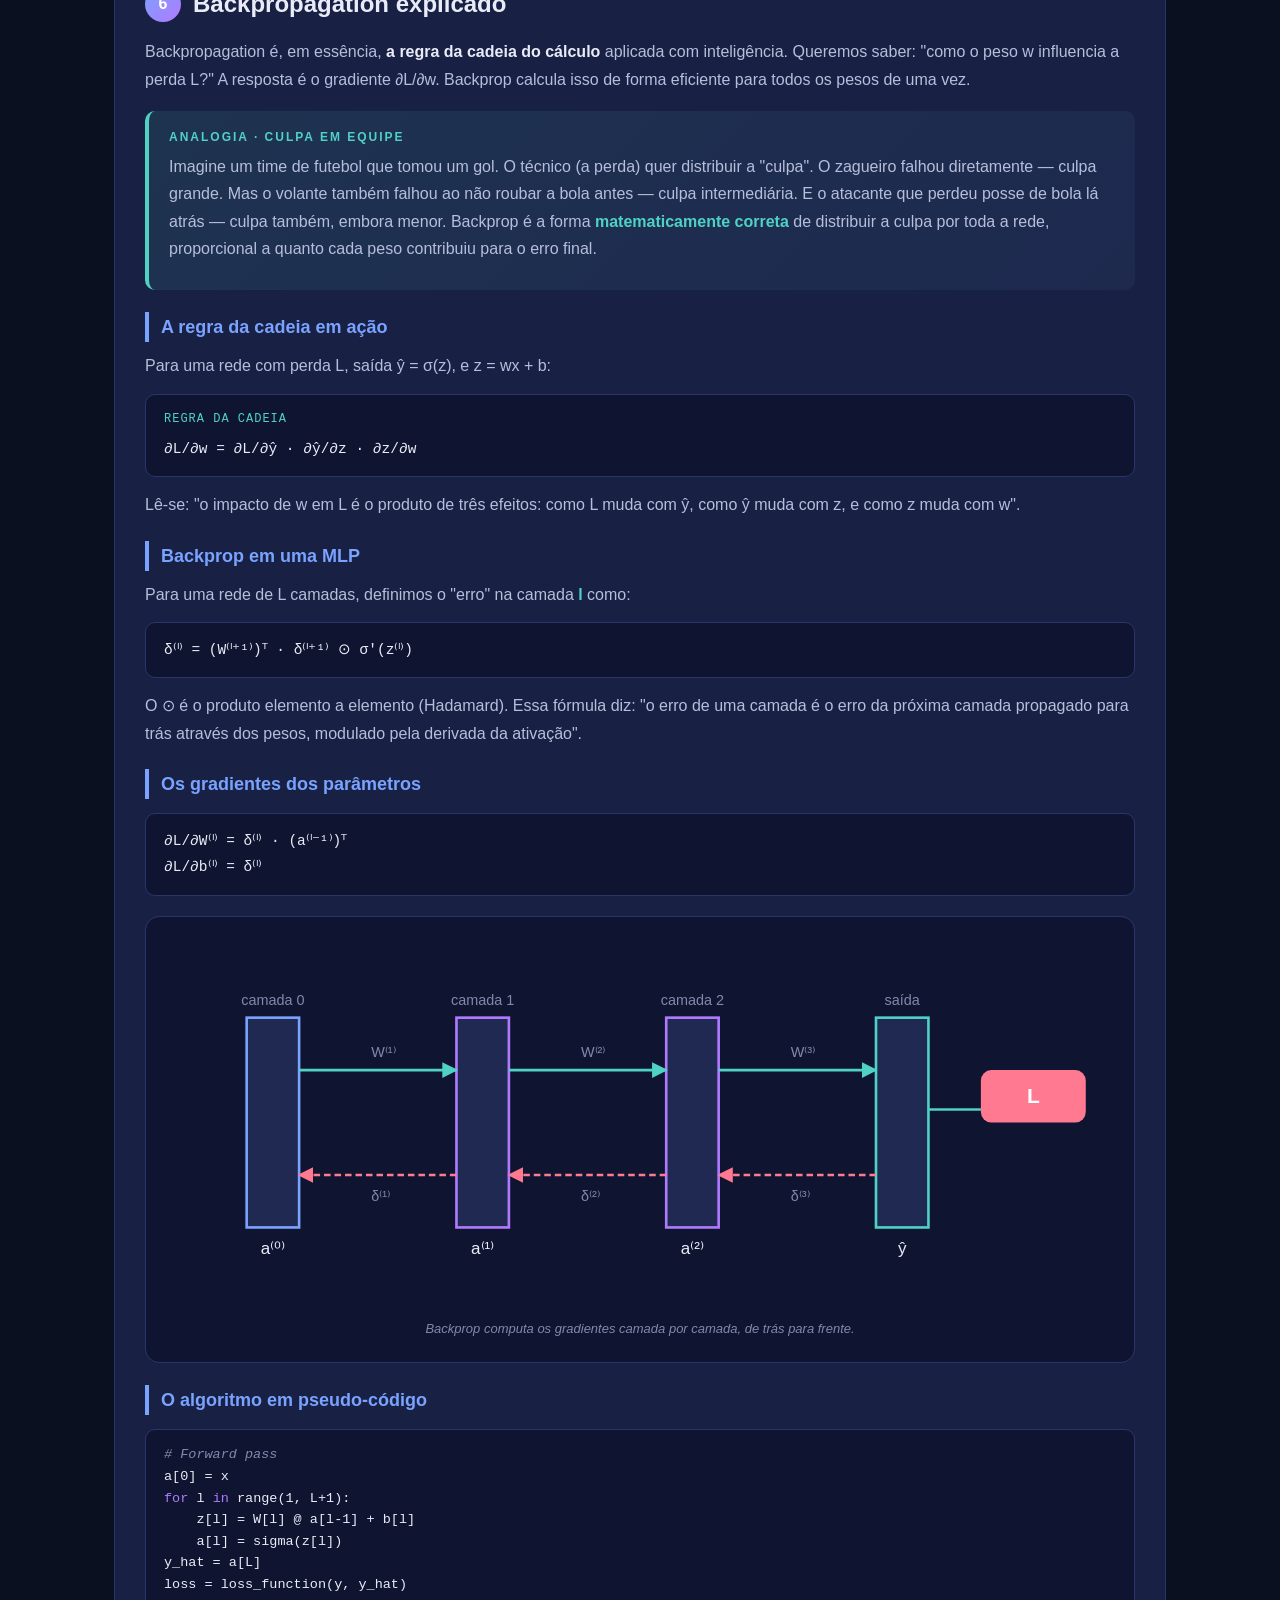
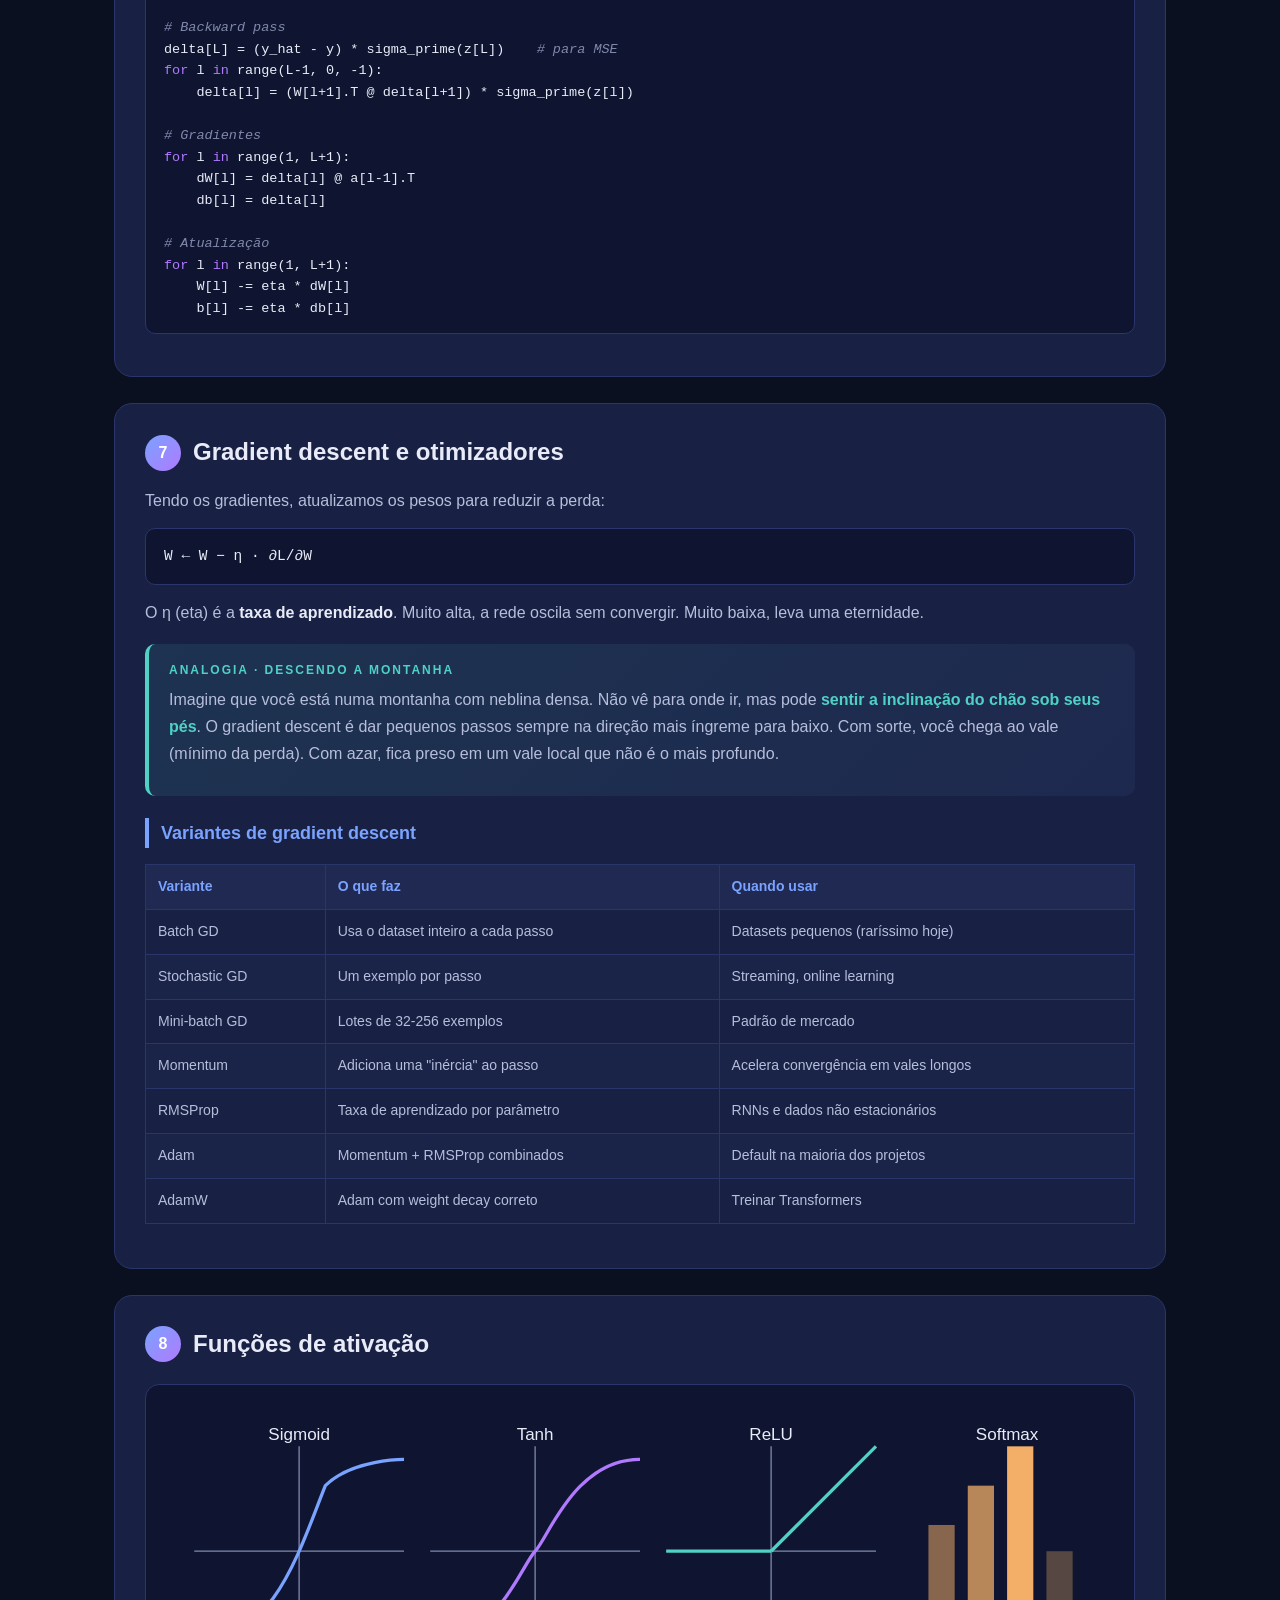
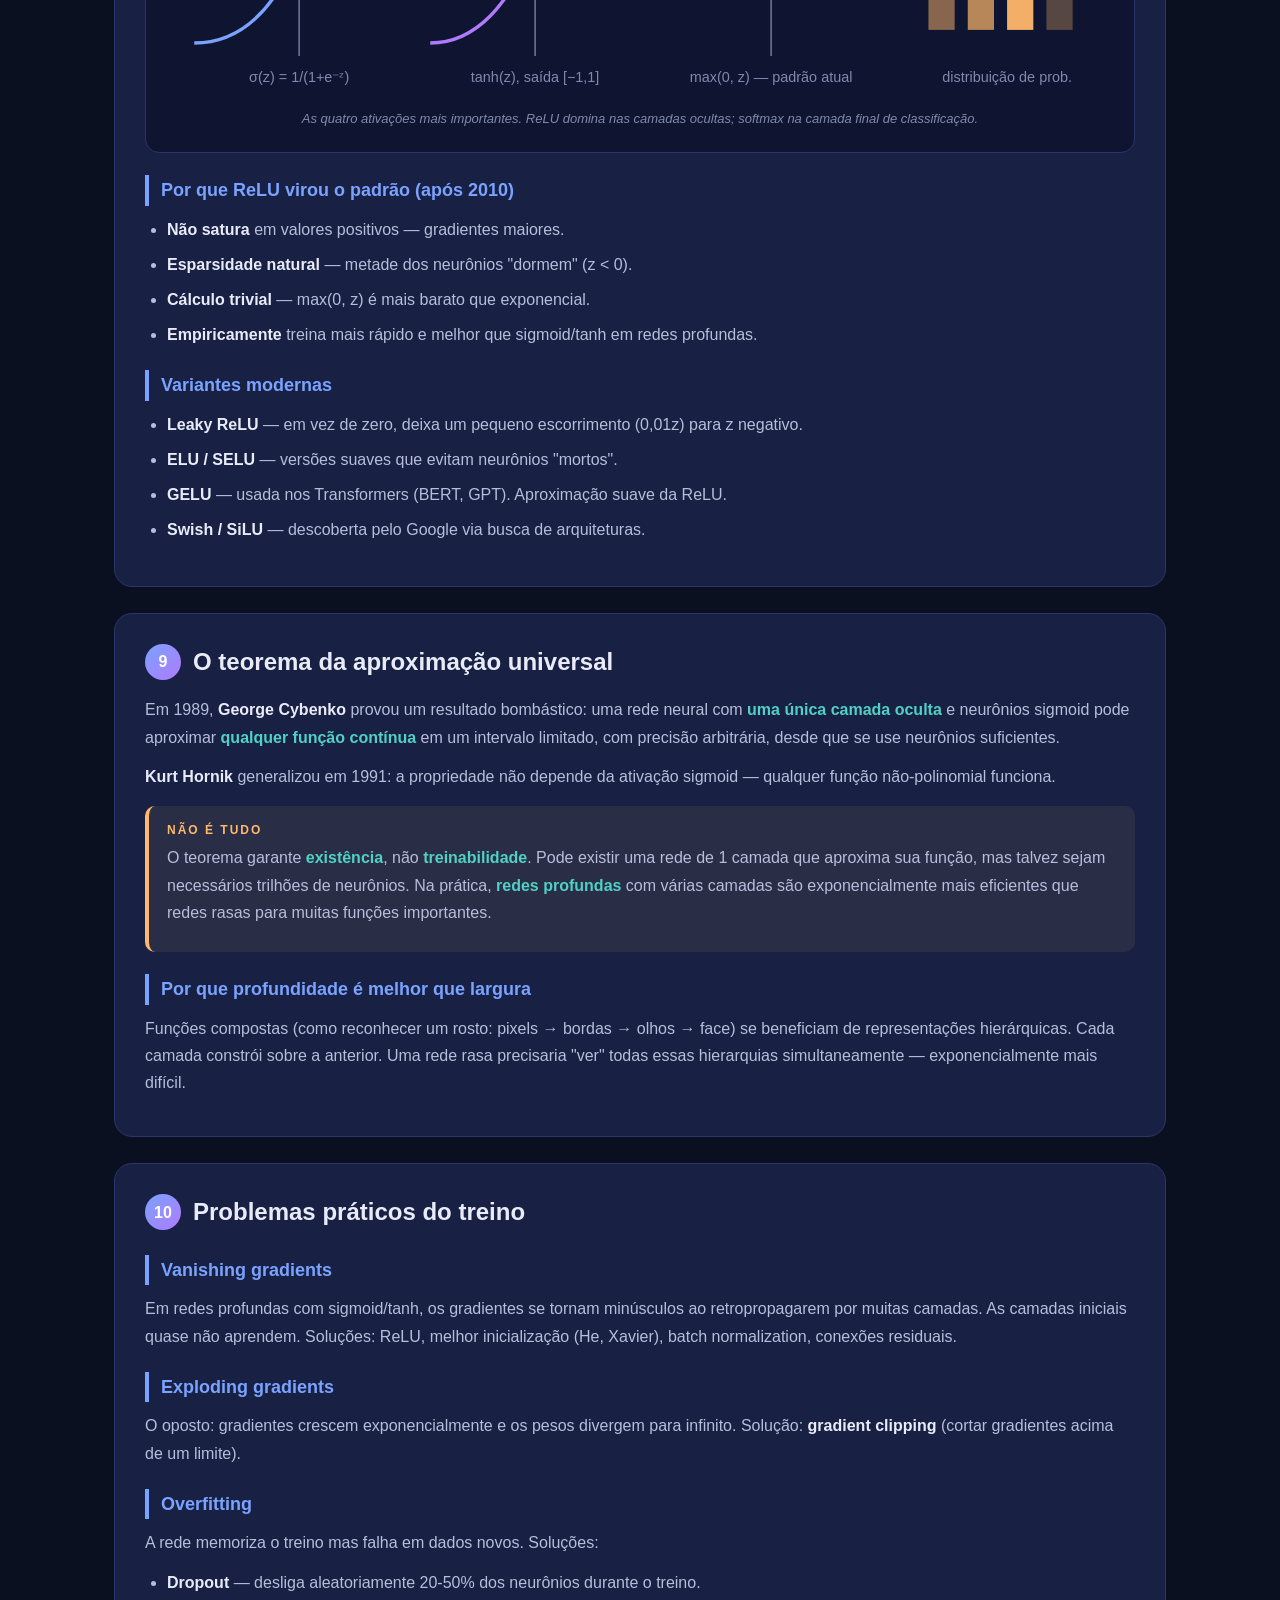
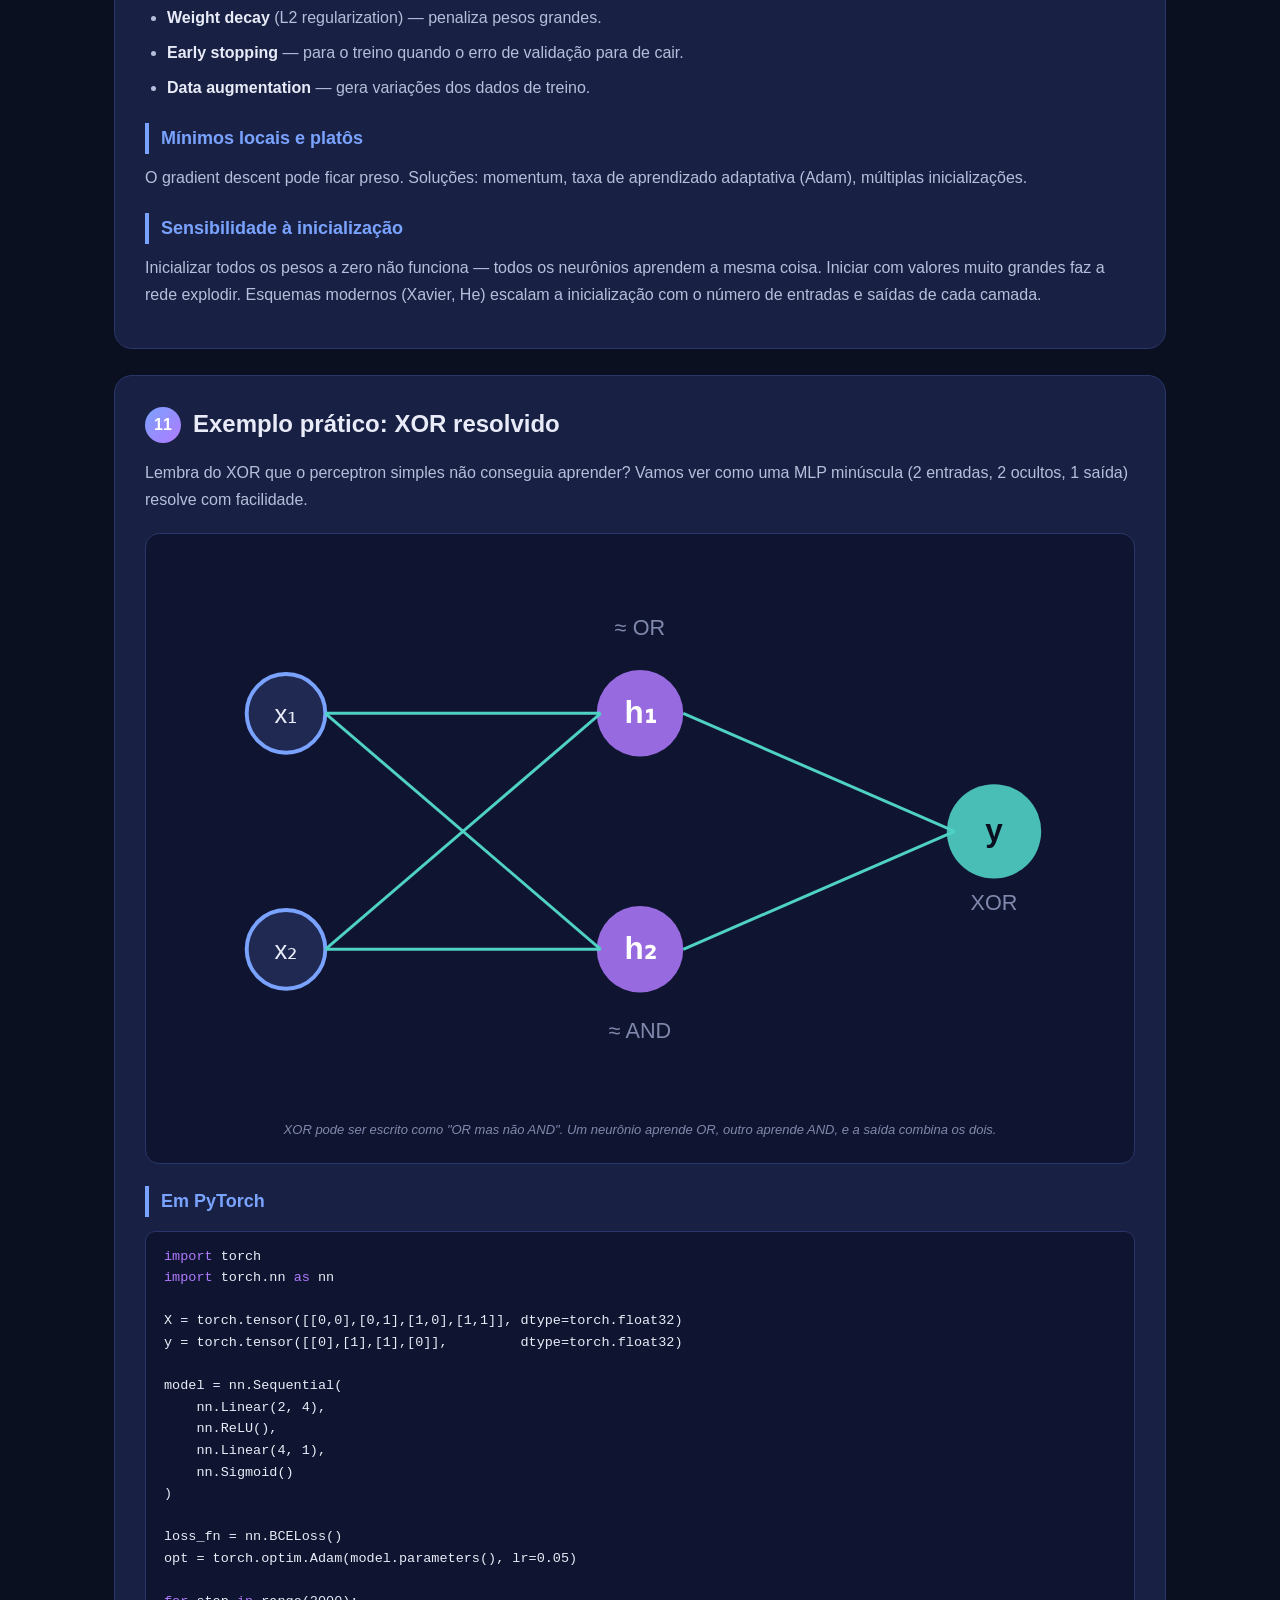
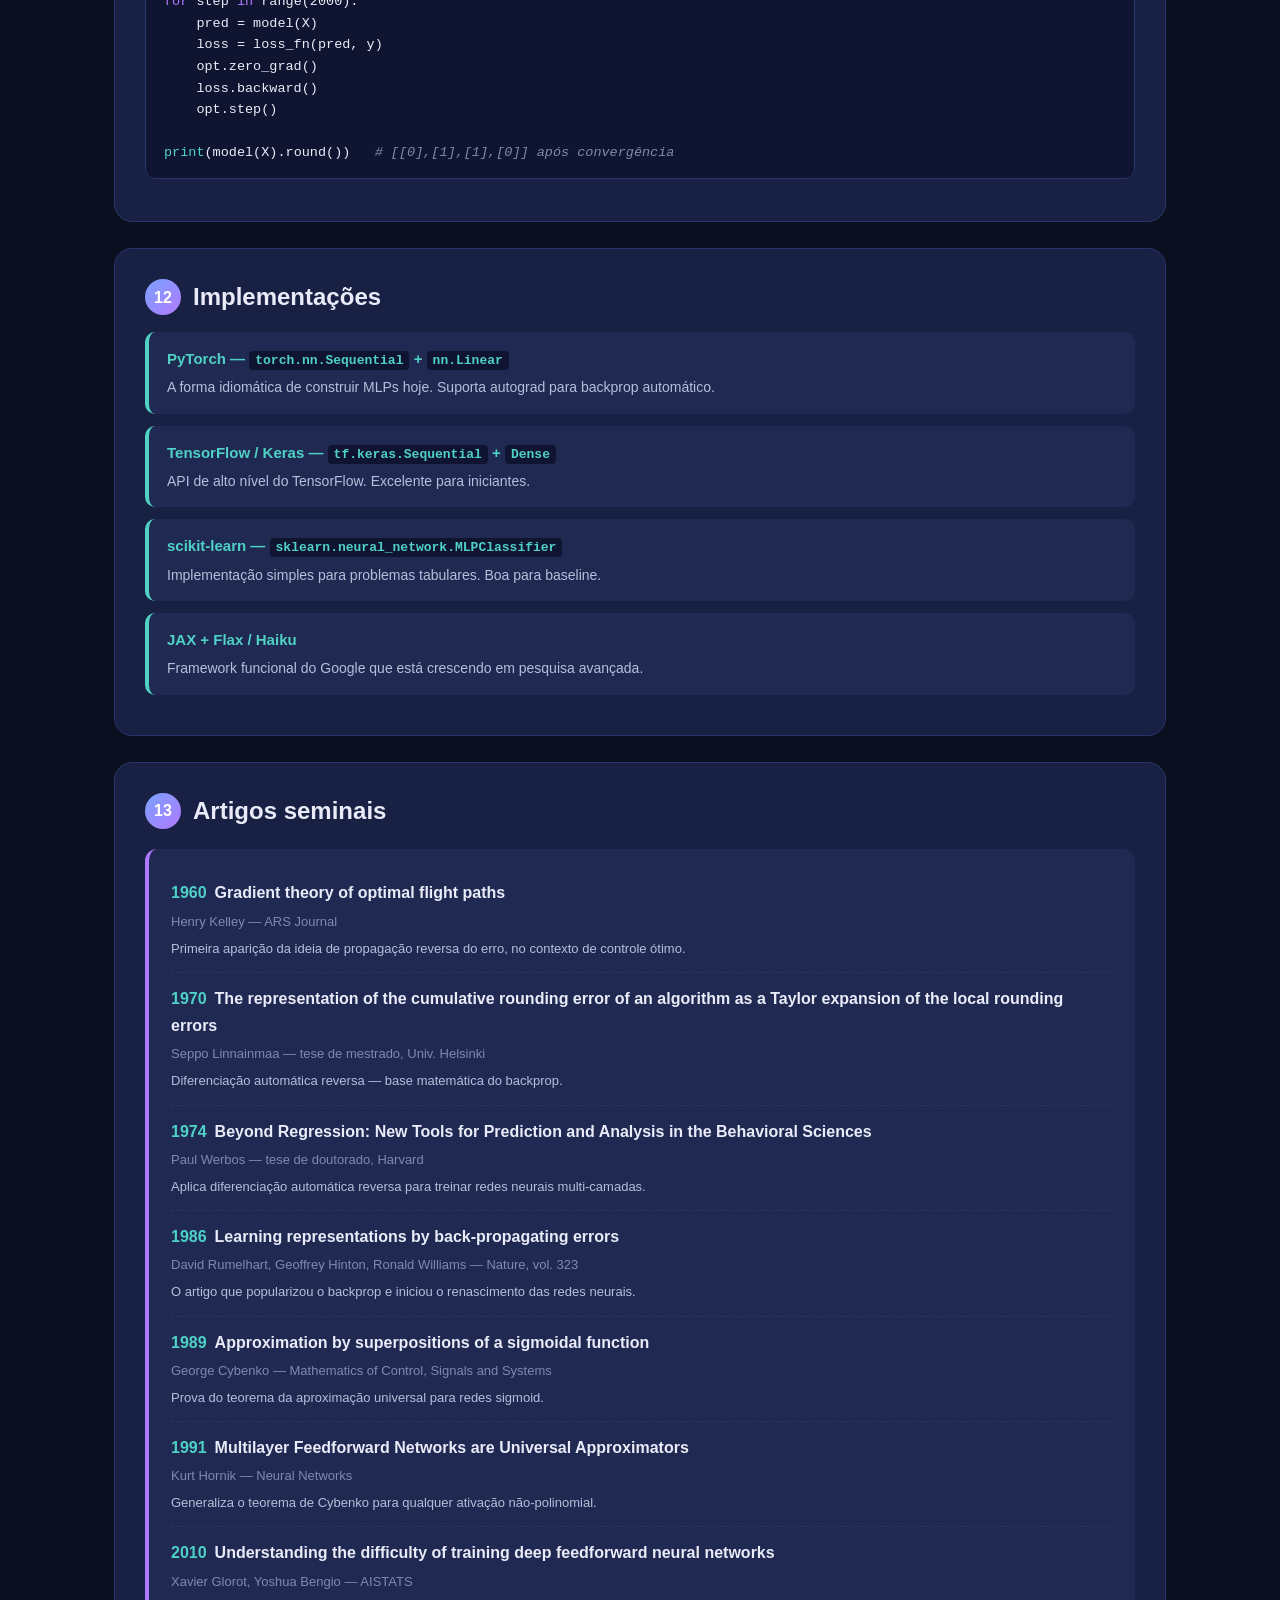
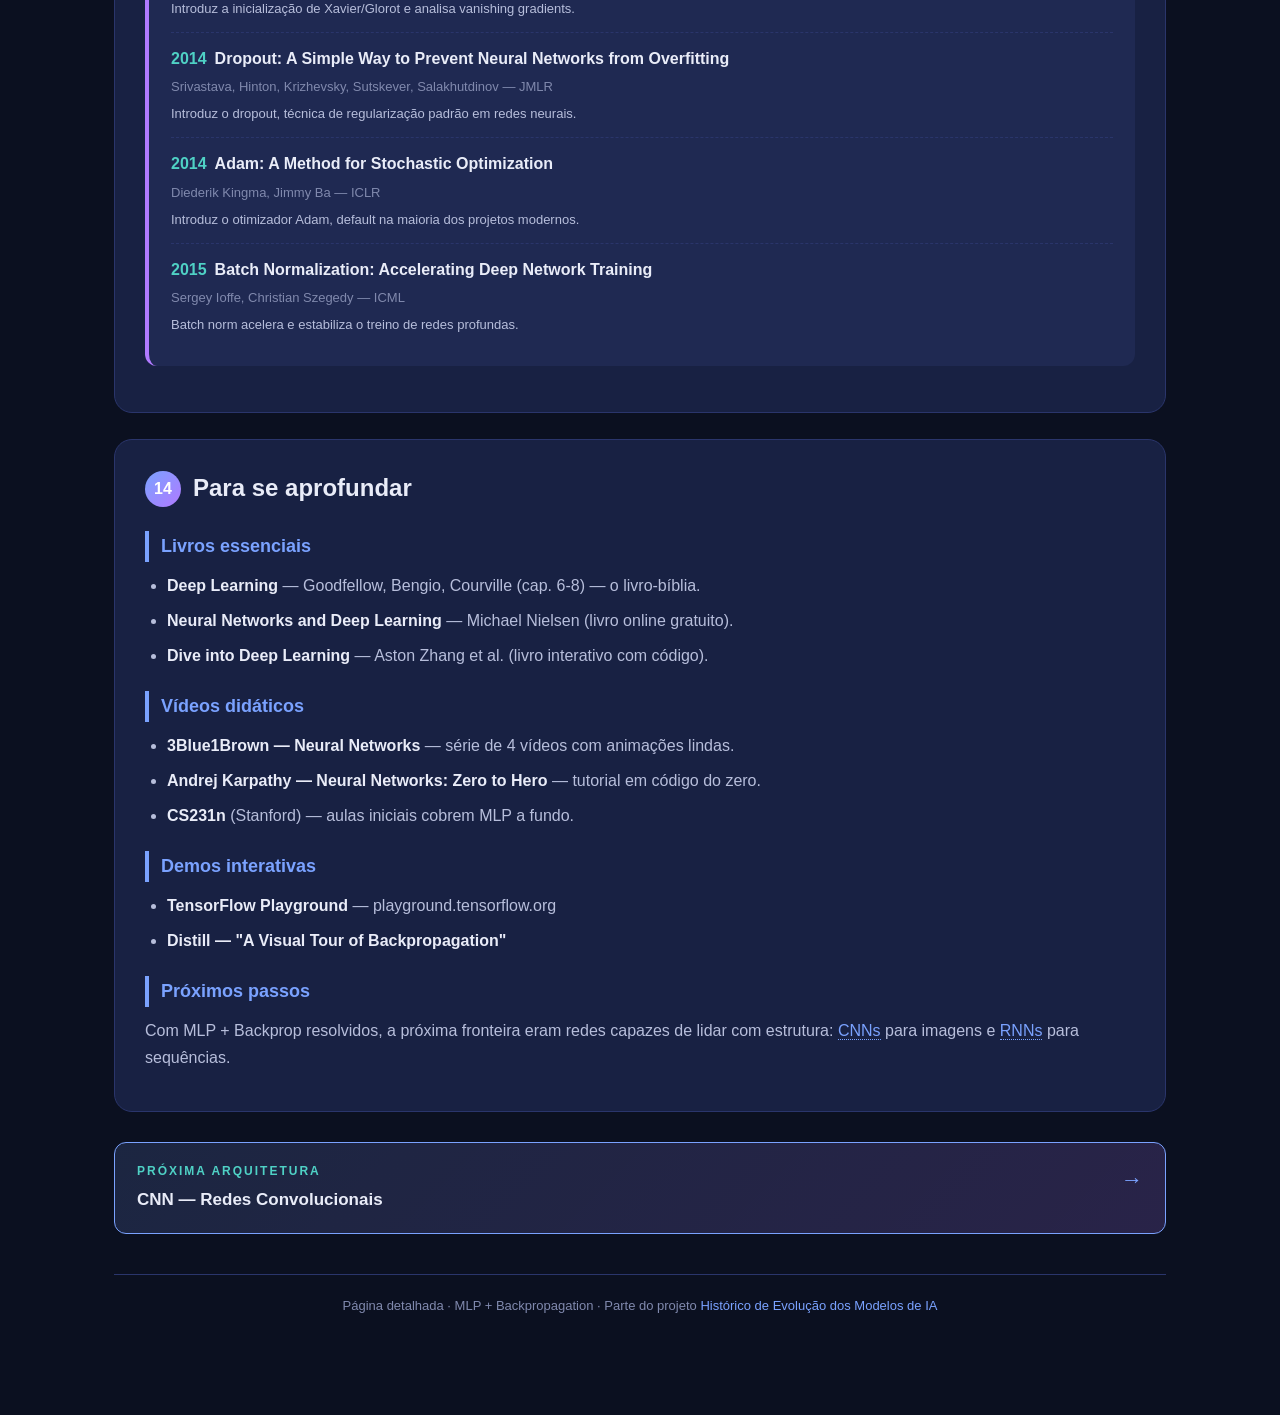
<file: mlp.html>
<!DOCTYPE html>
<html lang="pt-BR">
<head>
<meta charset="UTF-8">
<meta name="viewport" content="width=device-width, initial-scale=1.0">
<title>MLP + Backpropagation — Página Detalhada</title>
<link rel="stylesheet" href="style.css">
</head>
<body>
<div class="wrap">

  <nav class="topnav">
    <a href="index.html">← Voltar ao índice</a>
    <span class="crumbs">Arquitetura · 1986</span>
  </nav>

  <header class="hero">
    <div class="eyebrow">O renascimento das redes neurais · 1986</div>
    <h1>MLP + Backpropagation</h1>
    <p class="lead">
      A descoberta que tirou as redes neurais de duas décadas de hibernação.
      Empilhando perceptrons em camadas e treinando-os com um algoritmo elegante
      baseado em cálculo, nasceram as primeiras redes capazes de aprender qualquer
      coisa — em teoria, qualquer função contínua.
    </p>
  </header>

  <div class="toc">
    <h4>Sumário</h4>
    <ol>
      <li><a href="#contexto">Contexto: por que precisávamos de mais camadas</a></li>
      <li><a href="#arquitetura">A arquitetura MLP</a></li>
      <li><a href="#nao-linearidade">A não-linearidade salva o dia</a></li>
      <li><a href="#forward">Forward pass passo a passo</a></li>
      <li><a href="#perda">Funções de perda</a></li>
      <li><a href="#backprop">Backpropagation explicado</a></li>
      <li><a href="#gradiente">Gradient descent e otimizadores</a></li>
      <li><a href="#ativacoes">Funções de ativação</a></li>
      <li><a href="#teorema">O teorema da aproximação universal</a></li>
      <li><a href="#problemas">Problemas práticos do treino</a></li>
      <li><a href="#exemplo">Exemplo prático: XOR resolvido</a></li>
      <li><a href="#impl">Implementações</a></li>
      <li><a href="#artigos">Artigos seminais</a></li>
      <li><a href="#aprofundar">Para se aprofundar</a></li>
    </ol>
  </div>

  <!-- ============ CONTEXTO ============ -->
  <section class="block" id="contexto">
    <h2><span class="num">1</span> Contexto: por que precisávamos de mais camadas</h2>

    <p>
      Em 1969, Minsky e Papert haviam mostrado que um perceptron simples não
      consegue aprender o XOR. A solução teórica era clara desde os anos 60:
      <strong>empilhe camadas</strong>. Uma rede com uma camada oculta pode
      desenhar fronteiras de decisão arbitrariamente complexas.
    </p>
    <p>
      Mas havia um problema prático brutal: <em>como ajustar os pesos das
      camadas internas?</em> Para os pesos da última camada, era simples — você
      compara a saída com a verdade e ajusta. Para os pesos das camadas anteriores,
      não havia uma "verdade" direta a comparar.
    </p>
    <p>
      A solução veio em 1986 com o artigo "Learning representations by
      back-propagating errors" de <strong>David Rumelhart</strong>,
      <strong>Geoffrey Hinton</strong> e <strong>Ronald Williams</strong> na revista
      <em>Nature</em>. Eles popularizaram o algoritmo de <em>backpropagation</em>
      (que vinha sendo redescoberto desde os anos 60, por Werbos em 1974, Linnainmaa
      em 1970 e até por Kelley em 1960). O ressurgimento foi imediato.
    </p>

    <div class="callout">
      <span class="tag">Crédito justo</span>
      <p>
        O backpropagation não foi inventado em 1986. <strong>Paul Werbos</strong>
        descreveu o algoritmo em sua tese de doutorado em 1974, e
        <strong>Seppo Linnainmaa</strong> apresentou a versão para diferenciação
        automática reversa em 1970. Rumelhart-Hinton-Williams tiveram o mérito de
        aplicar com sucesso a problemas práticos de aprendizado e popularizar o método.
      </p>
    </div>
  </section>

  <!-- ============ ARQUITETURA ============ -->
  <section class="block" id="arquitetura">
    <h2><span class="num">2</span> A arquitetura MLP</h2>

    <p>
      MLP significa <strong>Multi-Layer Perceptron</strong>. É uma rede feita de
      múltiplas camadas de neurônios, organizadas em três tipos:
    </p>

    <div class="cards">
      <div class="card"><div class="ck">Entrada</div><div class="cv">Vetor com as features do exemplo</div></div>
      <div class="card"><div class="ck">Ocultas</div><div class="cv">Uma ou mais camadas intermediárias (a "profundidade")</div></div>
      <div class="card"><div class="ck">Saída</div><div class="cv">Probabilidades / valores previstos</div></div>
    </div>

    <p>
      Cada neurônio de uma camada está conectado a <em>todos</em> os neurônios da
      camada seguinte — por isso essas camadas são chamadas de
      <strong>"fully connected"</strong> ou <strong>"dense"</strong>.
    </p>

    <div class="diagram">
      <svg viewBox="0 0 720 380" xmlns="http://www.w3.org/2000/svg">
        <!-- camadas -->
        <g>
          <!-- input -->
          <circle cx="80"  cy="80"  r="20" fill="#1f2952" stroke="#7aa2ff" stroke-width="2"/>
          <circle cx="80"  cy="160" r="20" fill="#1f2952" stroke="#7aa2ff" stroke-width="2"/>
          <circle cx="80"  cy="240" r="20" fill="#1f2952" stroke="#7aa2ff" stroke-width="2"/>
          <circle cx="80"  cy="320" r="20" fill="#1f2952" stroke="#7aa2ff" stroke-width="2"/>
          <text x="80" y="360" text-anchor="middle" class="svg-label">entrada (4)</text>
        </g>
        <g>
          <circle cx="260" cy="50"  r="18" fill="#b07aff" opacity="0.85"/>
          <circle cx="260" cy="115" r="18" fill="#b07aff" opacity="0.85"/>
          <circle cx="260" cy="180" r="18" fill="#b07aff" opacity="0.85"/>
          <circle cx="260" cy="245" r="18" fill="#b07aff" opacity="0.85"/>
          <circle cx="260" cy="310" r="18" fill="#b07aff" opacity="0.85"/>
          <text x="260" y="350" text-anchor="middle" class="svg-label">oculta 1 (5)</text>
        </g>
        <g>
          <circle cx="440" cy="80"  r="18" fill="#b07aff" opacity="0.85"/>
          <circle cx="440" cy="145" r="18" fill="#b07aff" opacity="0.85"/>
          <circle cx="440" cy="210" r="18" fill="#b07aff" opacity="0.85"/>
          <circle cx="440" cy="275" r="18" fill="#b07aff" opacity="0.85"/>
          <text x="440" y="350" text-anchor="middle" class="svg-label">oculta 2 (4)</text>
        </g>
        <g>
          <circle cx="620" cy="140" r="20" fill="#4fd1c5" opacity="0.9"/>
          <circle cx="620" cy="220" r="20" fill="#4fd1c5" opacity="0.9"/>
          <text x="620" y="270" text-anchor="middle" class="svg-label">saída (2)</text>
        </g>

        <!-- conexões densas -->
        <g stroke="#4fd1c5" stroke-width="0.5" opacity="0.35">
          <line x1="100" y1="80"  x2="242" y2="50"/><line x1="100" y1="80"  x2="242" y2="115"/><line x1="100" y1="80"  x2="242" y2="180"/><line x1="100" y1="80"  x2="242" y2="245"/><line x1="100" y1="80"  x2="242" y2="310"/>
          <line x1="100" y1="160" x2="242" y2="50"/><line x1="100" y1="160" x2="242" y2="115"/><line x1="100" y1="160" x2="242" y2="180"/><line x1="100" y1="160" x2="242" y2="245"/><line x1="100" y1="160" x2="242" y2="310"/>
          <line x1="100" y1="240" x2="242" y2="50"/><line x1="100" y1="240" x2="242" y2="115"/><line x1="100" y1="240" x2="242" y2="180"/><line x1="100" y1="240" x2="242" y2="245"/><line x1="100" y1="240" x2="242" y2="310"/>
          <line x1="100" y1="320" x2="242" y2="50"/><line x1="100" y1="320" x2="242" y2="115"/><line x1="100" y1="320" x2="242" y2="180"/><line x1="100" y1="320" x2="242" y2="245"/><line x1="100" y1="320" x2="242" y2="310"/>
          <line x1="278" y1="50"  x2="422" y2="80"/><line x1="278" y1="50"  x2="422" y2="145"/><line x1="278" y1="50"  x2="422" y2="210"/><line x1="278" y1="50"  x2="422" y2="275"/>
          <line x1="278" y1="115" x2="422" y2="80"/><line x1="278" y1="115" x2="422" y2="145"/><line x1="278" y1="115" x2="422" y2="210"/><line x1="278" y1="115" x2="422" y2="275"/>
          <line x1="278" y1="180" x2="422" y2="80"/><line x1="278" y1="180" x2="422" y2="145"/><line x1="278" y1="180" x2="422" y2="210"/><line x1="278" y1="180" x2="422" y2="275"/>
          <line x1="278" y1="245" x2="422" y2="80"/><line x1="278" y1="245" x2="422" y2="145"/><line x1="278" y1="245" x2="422" y2="210"/><line x1="278" y1="245" x2="422" y2="275"/>
          <line x1="278" y1="310" x2="422" y2="80"/><line x1="278" y1="310" x2="422" y2="145"/><line x1="278" y1="310" x2="422" y2="210"/><line x1="278" y1="310" x2="422" y2="275"/>
          <line x1="458" y1="80"  x2="602" y2="140"/><line x1="458" y1="80"  x2="602" y2="220"/>
          <line x1="458" y1="145" x2="602" y2="140"/><line x1="458" y1="145" x2="602" y2="220"/>
          <line x1="458" y1="210" x2="602" y2="140"/><line x1="458" y1="210" x2="602" y2="220"/>
          <line x1="458" y1="275" x2="602" y2="140"/><line x1="458" y1="275" x2="602" y2="220"/>
        </g>

        <!-- setas direção -->
        <path d="M150 25 L600 25" stroke="#4fd1c5" stroke-width="2" fill="none" marker-end="url(#arrF)"/>
        <text x="370" y="18" text-anchor="middle" fill="#4fd1c5" font-weight="700">forward</text>

        <path d="M600 360 L150 360" stroke="#ff7a90" stroke-width="2" stroke-dasharray="5 3" fill="none" marker-end="url(#arrB)"/>
        <text x="370" y="378" text-anchor="middle" fill="#ff7a90" font-weight="700">backward (erros)</text>

        <defs>
          <marker id="arrF" viewBox="0 0 10 10" refX="9" refY="5" markerWidth="6" markerHeight="6" orient="auto"><path d="M0 0 L10 5 L0 10 z" fill="#4fd1c5"/></marker>
          <marker id="arrB" viewBox="0 0 10 10" refX="9" refY="5" markerWidth="6" markerHeight="6" orient="auto"><path d="M0 0 L10 5 L0 10 z" fill="#ff7a90"/></marker>
        </defs>
      </svg>
      <div class="caption">MLP típica: 4 entradas → 5 neurônios → 4 neurônios → 2 saídas. Sinal flui para frente; erro, para trás.</div>
    </div>

    <h3>Notação matemática</h3>
    <p>
      Vamos chamar de <strong>a⁽ˡ⁾</strong> as ativações (saídas) da camada <em>l</em>,
      <strong>W⁽ˡ⁾</strong> a matriz de pesos da camada <em>l</em>, e <strong>b⁽ˡ⁾</strong>
      o vetor de bias. A computação de uma camada densa é:
    </p>

    <div class="formula">
      <div class="fname">Camada densa</div>
      z⁽ˡ⁾ = W⁽ˡ⁾ · a⁽ˡ⁻¹⁾ + b⁽ˡ⁾<br>
      a⁽ˡ⁾ = σ(z⁽ˡ⁾)
    </div>

    <p>
      Onde σ é a função de ativação não-linear. Essa fórmula se repete para cada
      camada da rede.
    </p>
  </section>

  <!-- ============ NÃO-LINEARIDADE ============ -->
  <section class="block" id="nao-linearidade">
    <h2><span class="num">3</span> A não-linearidade salva o dia</h2>

    <p>
      Por que precisamos de funções de ativação não-lineares como sigmoid, tanh ou
      ReLU? Por uma razão matemática elegante: <strong>uma composição de funções
      lineares é uma função linear</strong>.
    </p>

    <p>
      Se cada camada fosse só "z = W·a + b" (sem σ), então:
    </p>

    <div class="formula">
      a² = W² · (W¹ · a⁰ + b¹) + b² = W² · W¹ · a⁰ + (W² · b¹ + b²) = W' · a⁰ + b'
    </div>

    <p>
      Ou seja: duas camadas sem ativação não-linear seriam <em>equivalentes a uma
      única camada</em>. Profundidade só importa quando há não-linearidade.
    </p>

    <div class="analogy">
      <span class="tag">Analogia · escadas curvas</span>
      <p>
        Pense em construir uma escada para subir uma colina íngreme. Se cada
        degrau é uma rampa reta, várias rampas retas em sequência ainda são
        uma rampa reta (só mais longa). Para fazer curvas e contornar a colina,
        você precisa que <em>cada degrau curve</em>. A não-linearidade é o "dobrar
        do degrau".
      </p>
    </div>
  </section>

  <!-- ============ FORWARD ============ -->
  <section class="block" id="forward">
    <h2><span class="num">4</span> Forward pass passo a passo</h2>

    <p>
      O "forward pass" é o processo de pegar uma entrada e calcular a saída da
      rede. Vamos seguir uma MLP de 2 camadas com 2 entradas, 3 neurônios ocultos
      e 1 saída.
    </p>

    <h3>Passo 1: ativação da camada oculta</h3>
    <div class="formula">
      z₁⁽¹⁾ = w₁₁ x₁ + w₁₂ x₂ + b₁<br>
      z₂⁽¹⁾ = w₂₁ x₁ + w₂₂ x₂ + b₂<br>
      z₃⁽¹⁾ = w₃₁ x₁ + w₃₂ x₂ + b₃<br>
      a⁽¹⁾ = σ(z⁽¹⁾)
    </div>

    <h3>Passo 2: ativação da camada de saída</h3>
    <div class="formula">
      z⁽²⁾ = w'₁ a₁⁽¹⁾ + w'₂ a₂⁽¹⁾ + w'₃ a₃⁽¹⁾ + b'<br>
      ŷ = σ(z⁽²⁾)
    </div>

    <div class="tip">
      <span class="tag">Em GPU</span>
      <p>
        Em vez de um exemplo por vez, todos os exemplos do batch viram colunas de
        uma matriz <strong>X</strong>. A computação fica <strong>Z = W · X + b</strong> —
        uma única multiplicação de matrizes que GPUs executam de forma absurdamente
        rápida. Isso é o "vetorização" que permite treinar redes com milhões de
        parâmetros em horas.
      </p>
    </div>
  </section>

  <!-- ============ PERDA ============ -->
  <section class="block" id="perda">
    <h2><span class="num">5</span> Funções de perda</h2>

    <p>
      A função de perda mede o quanto a previsão <strong>ŷ</strong> difere do valor
      real <strong>y</strong>. É o que a rede tenta minimizar.
    </p>

    <h3>Mean Squared Error (MSE) — regressão</h3>
    <div class="formula">
      L = (1/N) Σ (yᵢ − ŷᵢ)²
    </div>
    <p>Quando você quer prever um número real (preço, temperatura, idade).</p>

    <h3>Cross-Entropy — classificação</h3>
    <div class="formula">
      L = − Σ yᵢ · log(ŷᵢ)
    </div>
    <p>
      Quando você quer prever uma classe. ŷ é uma distribuição de probabilidade
      (saída do softmax), e a perda é a "surpresa" da classe correta.
    </p>

    <h3>Binary Cross-Entropy — classificação binária</h3>
    <div class="formula">
      L = − [y · log(ŷ) + (1−y) · log(1−ŷ)]
    </div>

    <div class="analogy">
      <span class="tag">Analogia · cross-entropy</span>
      <p>
        Imagine que você aposta dinheiro na previsão do tempo. Se você diz "100%
        sol" e chove, perde tudo (perda infinita). Se diz "50/50", perde só
        metade. A cross-entropy pune apostas confiantes erradas e premia
        apostas confiantes certas — é a perda perfeita para classificação.
      </p>
    </div>
  </section>

  <!-- ============ BACKPROP ============ -->
  <section class="block" id="backprop">
    <h2><span class="num">6</span> Backpropagation explicado</h2>

    <p>
      Backpropagation é, em essência, <strong>a regra da cadeia do cálculo</strong>
      aplicada com inteligência. Queremos saber: "como o peso w influencia a perda L?"
      A resposta é o gradiente ∂L/∂w. Backprop calcula isso de forma eficiente
      para todos os pesos de uma vez.
    </p>

    <div class="analogy">
      <span class="tag">Analogia · culpa em equipe</span>
      <p>
        Imagine um time de futebol que tomou um gol. O técnico (a perda) quer
        distribuir a "culpa". O zagueiro falhou diretamente — culpa grande.
        Mas o volante também falhou ao não roubar a bola antes — culpa intermediária.
        E o atacante que perdeu posse de bola lá atrás — culpa também, embora menor.
        Backprop é a forma <em>matematicamente correta</em> de distribuir a culpa
        por toda a rede, proporcional a quanto cada peso contribuiu para o erro final.
      </p>
    </div>

    <h3>A regra da cadeia em ação</h3>
    <p>
      Para uma rede com perda L, saída ŷ = σ(z), e z = wx + b:
    </p>
    <div class="formula">
      <div class="fname">Regra da cadeia</div>
      ∂L/∂w = ∂L/∂ŷ · ∂ŷ/∂z · ∂z/∂w
    </div>
    <p>
      Lê-se: "o impacto de w em L é o produto de três efeitos: como L muda com ŷ,
      como ŷ muda com z, e como z muda com w".
    </p>

    <h3>Backprop em uma MLP</h3>
    <p>
      Para uma rede de L camadas, definimos o "erro" na camada <em>l</em> como:
    </p>
    <div class="formula">
      δ⁽ˡ⁾ = (W⁽ˡ⁺¹⁾)ᵀ · δ⁽ˡ⁺¹⁾ ⊙ σ'(z⁽ˡ⁾)
    </div>
    <p>
      O ⊙ é o produto elemento a elemento (Hadamard). Essa fórmula diz: "o erro de
      uma camada é o erro da próxima camada propagado para trás através dos pesos,
      modulado pela derivada da ativação".
    </p>

    <h3>Os gradientes dos parâmetros</h3>
    <div class="formula">
      ∂L/∂W⁽ˡ⁾ = δ⁽ˡ⁾ · (a⁽ˡ⁻¹⁾)ᵀ<br>
      ∂L/∂b⁽ˡ⁾ = δ⁽ˡ⁾
    </div>

    <div class="diagram">
      <svg viewBox="0 0 720 280" xmlns="http://www.w3.org/2000/svg">
        <!-- camadas representadas como barras verticais -->
        <rect x="60"  y="60" width="40" height="160" fill="#1f2952" stroke="#7aa2ff" stroke-width="2"/>
        <text x="80"  y="50" text-anchor="middle" class="svg-label">camada 0</text>
        <text x="80"  y="240" text-anchor="middle" class="svg-text">a⁽⁰⁾</text>

        <rect x="220" y="60" width="40" height="160" fill="#1f2952" stroke="#b07aff" stroke-width="2"/>
        <text x="240" y="50" text-anchor="middle" class="svg-label">camada 1</text>
        <text x="240" y="240" text-anchor="middle" class="svg-text">a⁽¹⁾</text>

        <rect x="380" y="60" width="40" height="160" fill="#1f2952" stroke="#b07aff" stroke-width="2"/>
        <text x="400" y="50" text-anchor="middle" class="svg-label">camada 2</text>
        <text x="400" y="240" text-anchor="middle" class="svg-text">a⁽²⁾</text>

        <rect x="540" y="60" width="40" height="160" fill="#1f2952" stroke="#4fd1c5" stroke-width="2"/>
        <text x="560" y="50" text-anchor="middle" class="svg-label">saída</text>
        <text x="560" y="240" text-anchor="middle" class="svg-text">ŷ</text>

        <!-- forward arrows -->
        <path d="M100 100 L220 100" stroke="#4fd1c5" stroke-width="2" marker-end="url(#arrMF)"/>
        <path d="M260 100 L380 100" stroke="#4fd1c5" stroke-width="2" marker-end="url(#arrMF)"/>
        <path d="M420 100 L540 100" stroke="#4fd1c5" stroke-width="2" marker-end="url(#arrMF)"/>
        <text x="155" y="90" class="svg-label">W⁽¹⁾</text>
        <text x="315" y="90" class="svg-label">W⁽²⁾</text>
        <text x="475" y="90" class="svg-label">W⁽³⁾</text>

        <!-- backward arrows -->
        <path d="M540 180 L420 180" stroke="#ff7a90" stroke-width="2" stroke-dasharray="5 3" marker-end="url(#arrMB)"/>
        <path d="M380 180 L260 180" stroke="#ff7a90" stroke-width="2" stroke-dasharray="5 3" marker-end="url(#arrMB)"/>
        <path d="M220 180 L100 180" stroke="#ff7a90" stroke-width="2" stroke-dasharray="5 3" marker-end="url(#arrMB)"/>
        <text x="475" y="200" fill="#ff7a90" class="svg-label">δ⁽³⁾</text>
        <text x="315" y="200" fill="#ff7a90" class="svg-label">δ⁽²⁾</text>
        <text x="155" y="200" fill="#ff7a90" class="svg-label">δ⁽¹⁾</text>

        <!-- loss -->
        <rect x="620" y="100" width="80" height="40" rx="8" fill="#ff7a90"/>
        <text x="660" y="125" text-anchor="middle" fill="#fff" font-weight="700">L</text>
        <path d="M580 130 L620 130" stroke="#4fd1c5" stroke-width="2"/>

        <defs>
          <marker id="arrMF" viewBox="0 0 10 10" refX="9" refY="5" markerWidth="6" markerHeight="6" orient="auto"><path d="M0 0 L10 5 L0 10 z" fill="#4fd1c5"/></marker>
          <marker id="arrMB" viewBox="0 0 10 10" refX="9" refY="5" markerWidth="6" markerHeight="6" orient="auto"><path d="M0 0 L10 5 L0 10 z" fill="#ff7a90"/></marker>
        </defs>
      </svg>
      <div class="caption">Backprop computa os gradientes camada por camada, de trás para frente.</div>
    </div>

    <h3>O algoritmo em pseudo-código</h3>
<pre class="code"><span class="com"># Forward pass</span>
a[0] = x
<span class="kw">for</span> l <span class="kw">in</span> range(1, L+1):
    z[l] = W[l] @ a[l-1] + b[l]
    a[l] = sigma(z[l])
y_hat = a[L]
loss = loss_function(y, y_hat)

<span class="com"># Backward pass</span>
delta[L] = (y_hat - y) * sigma_prime(z[L])    <span class="com"># para MSE</span>
<span class="kw">for</span> l <span class="kw">in</span> range(L-1, 0, -1):
    delta[l] = (W[l+1].T @ delta[l+1]) * sigma_prime(z[l])

<span class="com"># Gradientes</span>
<span class="kw">for</span> l <span class="kw">in</span> range(1, L+1):
    dW[l] = delta[l] @ a[l-1].T
    db[l] = delta[l]

<span class="com"># Atualização</span>
<span class="kw">for</span> l <span class="kw">in</span> range(1, L+1):
    W[l] -= eta * dW[l]
    b[l] -= eta * db[l]
</pre>
  </section>

  <!-- ============ GRADIENT DESCENT ============ -->
  <section class="block" id="gradiente">
    <h2><span class="num">7</span> Gradient descent e otimizadores</h2>

    <p>
      Tendo os gradientes, atualizamos os pesos para reduzir a perda:
    </p>
    <div class="formula">
      W ← W − η · ∂L/∂W
    </div>

    <p>
      O η (eta) é a <strong>taxa de aprendizado</strong>. Muito alta, a rede oscila
      sem convergir. Muito baixa, leva uma eternidade.
    </p>

    <div class="analogy">
      <span class="tag">Analogia · descendo a montanha</span>
      <p>
        Imagine que você está numa montanha com neblina densa. Não vê para onde
        ir, mas pode <em>sentir a inclinação do chão sob seus pés</em>. O gradient
        descent é dar pequenos passos sempre na direção mais íngreme para baixo.
        Com sorte, você chega ao vale (mínimo da perda). Com azar, fica preso em
        um vale local que não é o mais profundo.
      </p>
    </div>

    <h3>Variantes de gradient descent</h3>

    <table class="compare">
      <thead><tr><th>Variante</th><th>O que faz</th><th>Quando usar</th></tr></thead>
      <tbody>
        <tr><td>Batch GD</td><td>Usa o dataset inteiro a cada passo</td><td>Datasets pequenos (raríssimo hoje)</td></tr>
        <tr><td>Stochastic GD</td><td>Um exemplo por passo</td><td>Streaming, online learning</td></tr>
        <tr><td>Mini-batch GD</td><td>Lotes de 32-256 exemplos</td><td>Padrão de mercado</td></tr>
        <tr><td>Momentum</td><td>Adiciona uma "inércia" ao passo</td><td>Acelera convergência em vales longos</td></tr>
        <tr><td>RMSProp</td><td>Taxa de aprendizado por parâmetro</td><td>RNNs e dados não estacionários</td></tr>
        <tr><td>Adam</td><td>Momentum + RMSProp combinados</td><td>Default na maioria dos projetos</td></tr>
        <tr><td>AdamW</td><td>Adam com weight decay correto</td><td>Treinar Transformers</td></tr>
      </tbody>
    </table>
  </section>

  <!-- ============ ATIVAÇÕES ============ -->
  <section class="block" id="ativacoes">
    <h2><span class="num">8</span> Funções de ativação</h2>

    <div class="diagram">
      <svg viewBox="0 0 720 220" xmlns="http://www.w3.org/2000/svg">
        <!-- sigmoid -->
        <g transform="translate(20,10)">
          <text x="80" y="15" text-anchor="middle" class="svg-text">Sigmoid</text>
          <line x1="0" y1="100" x2="160" y2="100" stroke="#8089ad"/>
          <line x1="80" y1="20"  x2="80"  y2="180" stroke="#8089ad"/>
          <path d="M0 170 C 60 170, 80 100, 100 50 C 120 30, 160 30, 160 30" stroke="#7aa2ff" stroke-width="2.5" fill="none"/>
          <text x="80" y="200" text-anchor="middle" class="svg-label">σ(z) = 1/(1+e⁻ᶻ)</text>
        </g>
        <!-- tanh -->
        <g transform="translate(200,10)">
          <text x="80" y="15" text-anchor="middle" class="svg-text">Tanh</text>
          <line x1="0" y1="100" x2="160" y2="100" stroke="#8089ad"/>
          <line x1="80" y1="20"  x2="80"  y2="180" stroke="#8089ad"/>
          <path d="M0 170 C 50 170, 70 110, 80 100 C 90 90, 110 30, 160 30" stroke="#b07aff" stroke-width="2.5" fill="none"/>
          <text x="80" y="200" text-anchor="middle" class="svg-label">tanh(z), saída [−1,1]</text>
        </g>
        <!-- ReLU -->
        <g transform="translate(380,10)">
          <text x="80" y="15" text-anchor="middle" class="svg-text">ReLU</text>
          <line x1="0" y1="100" x2="160" y2="100" stroke="#8089ad"/>
          <line x1="80" y1="20"  x2="80"  y2="180" stroke="#8089ad"/>
          <line x1="0"  y1="100" x2="80"  y2="100" stroke="#4fd1c5" stroke-width="2.5"/>
          <line x1="80" y1="100" x2="160" y2="20"  stroke="#4fd1c5" stroke-width="2.5"/>
          <text x="80" y="200" text-anchor="middle" class="svg-label">max(0, z) — padrão atual</text>
        </g>
        <!-- Softmax (representação) -->
        <g transform="translate(560,10)">
          <text x="80" y="15" text-anchor="middle" class="svg-text">Softmax</text>
          <rect x="20"  y="80" width="20" height="80" fill="#ffb86b" opacity="0.5"/>
          <rect x="50"  y="50" width="20" height="110" fill="#ffb86b" opacity="0.7"/>
          <rect x="80"  y="20" width="20" height="140" fill="#ffb86b" opacity="0.95"/>
          <rect x="110" y="100" width="20" height="60" fill="#ffb86b" opacity="0.3"/>
          <text x="80" y="200" text-anchor="middle" class="svg-label">distribuição de prob.</text>
        </g>
      </svg>
      <div class="caption">As quatro ativações mais importantes. ReLU domina nas camadas ocultas; softmax na camada final de classificação.</div>
    </div>

    <h3>Por que ReLU virou o padrão (após 2010)</h3>
    <ul>
      <li><strong>Não satura</strong> em valores positivos — gradientes maiores.</li>
      <li><strong>Esparsidade natural</strong> — metade dos neurônios "dormem" (z &lt; 0).</li>
      <li><strong>Cálculo trivial</strong> — max(0, z) é mais barato que exponencial.</li>
      <li><strong>Empiricamente</strong> treina mais rápido e melhor que sigmoid/tanh em redes profundas.</li>
    </ul>

    <h3>Variantes modernas</h3>
    <ul>
      <li><strong>Leaky ReLU</strong> — em vez de zero, deixa um pequeno escorrimento (0,01z) para z negativo.</li>
      <li><strong>ELU / SELU</strong> — versões suaves que evitam neurônios "mortos".</li>
      <li><strong>GELU</strong> — usada nos Transformers (BERT, GPT). Aproximação suave da ReLU.</li>
      <li><strong>Swish / SiLU</strong> — descoberta pelo Google via busca de arquiteturas.</li>
    </ul>
  </section>

  <!-- ============ TEOREMA ============ -->
  <section class="block" id="teorema">
    <h2><span class="num">9</span> O teorema da aproximação universal</h2>

    <p>
      Em 1989, <strong>George Cybenko</strong> provou um resultado bombástico: uma
      rede neural com <em>uma única camada oculta</em> e neurônios sigmoid pode
      aproximar <em>qualquer função contínua</em> em um intervalo limitado, com
      precisão arbitrária, desde que se use neurônios suficientes.
    </p>

    <p>
      <strong>Kurt Hornik</strong> generalizou em 1991: a propriedade não depende
      da ativação sigmoid — qualquer função não-polinomial funciona.
    </p>

    <div class="callout">
      <span class="tag">Não é tudo</span>
      <p>
        O teorema garante <em>existência</em>, não <em>treinabilidade</em>. Pode
        existir uma rede de 1 camada que aproxima sua função, mas talvez sejam
        necessários trilhões de neurônios. Na prática, <em>redes profundas</em>
        com várias camadas são exponencialmente mais eficientes que redes rasas
        para muitas funções importantes.
      </p>
    </div>

    <h3>Por que profundidade é melhor que largura</h3>
    <p>
      Funções compostas (como reconhecer um rosto: pixels → bordas → olhos →
      face) se beneficiam de representações hierárquicas. Cada camada constrói
      sobre a anterior. Uma rede rasa precisaria "ver" todas essas hierarquias
      simultaneamente — exponencialmente mais difícil.
    </p>
  </section>

  <!-- ============ PROBLEMAS ============ -->
  <section class="block" id="problemas">
    <h2><span class="num">10</span> Problemas práticos do treino</h2>

    <h3>Vanishing gradients</h3>
    <p>
      Em redes profundas com sigmoid/tanh, os gradientes se tornam minúsculos ao
      retropropagarem por muitas camadas. As camadas iniciais quase não aprendem.
      Soluções: ReLU, melhor inicialização (He, Xavier), batch normalization,
      conexões residuais.
    </p>

    <h3>Exploding gradients</h3>
    <p>
      O oposto: gradientes crescem exponencialmente e os pesos divergem para
      infinito. Solução: <strong>gradient clipping</strong> (cortar gradientes
      acima de um limite).
    </p>

    <h3>Overfitting</h3>
    <p>
      A rede memoriza o treino mas falha em dados novos. Soluções:
    </p>
    <ul>
      <li><strong>Dropout</strong> — desliga aleatoriamente 20-50% dos neurônios durante o treino.</li>
      <li><strong>Weight decay</strong> (L2 regularization) — penaliza pesos grandes.</li>
      <li><strong>Early stopping</strong> — para o treino quando o erro de validação para de cair.</li>
      <li><strong>Data augmentation</strong> — gera variações dos dados de treino.</li>
    </ul>

    <h3>Mínimos locais e platôs</h3>
    <p>
      O gradient descent pode ficar preso. Soluções: momentum, taxa de aprendizado
      adaptativa (Adam), múltiplas inicializações.
    </p>

    <h3>Sensibilidade à inicialização</h3>
    <p>
      Inicializar todos os pesos a zero não funciona — todos os neurônios aprendem
      a mesma coisa. Iniciar com valores muito grandes faz a rede explodir.
      Esquemas modernos (Xavier, He) escalam a inicialização com o número de
      entradas e saídas de cada camada.
    </p>
  </section>

  <!-- ============ EXEMPLO ============ -->
  <section class="block" id="exemplo">
    <h2><span class="num">11</span> Exemplo prático: XOR resolvido</h2>

    <p>
      Lembra do XOR que o perceptron simples não conseguia aprender? Vamos ver
      como uma MLP minúscula (2 entradas, 2 ocultos, 1 saída) resolve com facilidade.
    </p>

    <div class="diagram">
      <svg viewBox="0 0 480 280" xmlns="http://www.w3.org/2000/svg">
        <!-- x1, x2 -->
        <circle cx="60" cy="80"  r="20" fill="#1f2952" stroke="#7aa2ff" stroke-width="2"/>
        <text x="60" y="85" text-anchor="middle" class="svg-text">x₁</text>
        <circle cx="60" cy="200" r="20" fill="#1f2952" stroke="#7aa2ff" stroke-width="2"/>
        <text x="60" y="205" text-anchor="middle" class="svg-text">x₂</text>
        <!-- h1, h2 -->
        <circle cx="240" cy="80"  r="22" fill="#b07aff" opacity="0.85"/>
        <text x="240" y="85" text-anchor="middle" fill="#fff" font-weight="700">h₁</text>
        <text x="240" y="40" text-anchor="middle" class="svg-label">≈ OR</text>
        <circle cx="240" cy="200" r="22" fill="#b07aff" opacity="0.85"/>
        <text x="240" y="205" text-anchor="middle" fill="#fff" font-weight="700">h₂</text>
        <text x="240" y="245" text-anchor="middle" class="svg-label">≈ AND</text>
        <!-- y -->
        <circle cx="420" cy="140" r="24" fill="#4fd1c5" opacity="0.9"/>
        <text x="420" y="145" text-anchor="middle" fill="#0b1020" font-weight="700">y</text>
        <text x="420" y="180" text-anchor="middle" class="svg-label">XOR</text>

        <!-- linhas -->
        <line x1="80" y1="80"  x2="220" y2="80"  stroke="#4fd1c5" stroke-width="1.5"/>
        <line x1="80" y1="80"  x2="220" y2="200" stroke="#4fd1c5" stroke-width="1.5"/>
        <line x1="80" y1="200" x2="220" y2="80"  stroke="#4fd1c5" stroke-width="1.5"/>
        <line x1="80" y1="200" x2="220" y2="200" stroke="#4fd1c5" stroke-width="1.5"/>
        <line x1="262" y1="80"  x2="400" y2="140" stroke="#4fd1c5" stroke-width="1.5"/>
        <line x1="262" y1="200" x2="400" y2="140" stroke="#4fd1c5" stroke-width="1.5"/>
      </svg>
      <div class="caption">XOR pode ser escrito como "OR mas não AND". Um neurônio aprende OR, outro aprende AND, e a saída combina os dois.</div>
    </div>

    <h3>Em PyTorch</h3>
<pre class="code"><span class="kw">import</span> torch
<span class="kw">import</span> torch.nn <span class="kw">as</span> nn

X = torch.tensor([[0,0],[0,1],[1,0],[1,1]], dtype=torch.float32)
y = torch.tensor([[0],[1],[1],[0]],         dtype=torch.float32)

model = nn.Sequential(
    nn.Linear(2, 4),
    nn.ReLU(),
    nn.Linear(4, 1),
    nn.Sigmoid()
)

loss_fn = nn.BCELoss()
opt = torch.optim.Adam(model.parameters(), lr=0.05)

<span class="kw">for</span> step <span class="kw">in</span> range(2000):
    pred = model(X)
    loss = loss_fn(pred, y)
    opt.zero_grad()
    loss.backward()
    opt.step()

<span class="fn">print</span>(model(X).round())   <span class="com"># [[0],[1],[1],[0]] após convergência</span>
</pre>
  </section>

  <!-- ============ IMPLEMENTAÇÕES ============ -->
  <section class="block" id="impl">
    <h2><span class="num">12</span> Implementações</h2>

    <div class="impl">
      <div class="iname">PyTorch — <code>torch.nn.Sequential</code> + <code>nn.Linear</code></div>
      <div class="idesc">A forma idiomática de construir MLPs hoje. Suporta autograd para backprop automático.</div>
    </div>
    <div class="impl">
      <div class="iname">TensorFlow / Keras — <code>tf.keras.Sequential</code> + <code>Dense</code></div>
      <div class="idesc">API de alto nível do TensorFlow. Excelente para iniciantes.</div>
    </div>
    <div class="impl">
      <div class="iname">scikit-learn — <code>sklearn.neural_network.MLPClassifier</code></div>
      <div class="idesc">Implementação simples para problemas tabulares. Boa para baseline.</div>
    </div>
    <div class="impl">
      <div class="iname">JAX + Flax / Haiku</div>
      <div class="idesc">Framework funcional do Google que está crescendo em pesquisa avançada.</div>
    </div>
  </section>

  <!-- ============ ARTIGOS ============ -->
  <section class="block" id="artigos">
    <h2><span class="num">13</span> Artigos seminais</h2>

    <div class="papers">
      <div class="paper">
        <span class="pyear">1960</span><span class="ptitle">Gradient theory of optimal flight paths</span><br>
        <span class="pauthors">Henry Kelley — ARS Journal</span>
        <div class="psumm">Primeira aparição da ideia de propagação reversa do erro, no contexto de controle ótimo.</div>
      </div>
      <div class="paper">
        <span class="pyear">1970</span><span class="ptitle">The representation of the cumulative rounding error of an algorithm as a Taylor expansion of the local rounding errors</span><br>
        <span class="pauthors">Seppo Linnainmaa — tese de mestrado, Univ. Helsinki</span>
        <div class="psumm">Diferenciação automática reversa — base matemática do backprop.</div>
      </div>
      <div class="paper">
        <span class="pyear">1974</span><span class="ptitle">Beyond Regression: New Tools for Prediction and Analysis in the Behavioral Sciences</span><br>
        <span class="pauthors">Paul Werbos — tese de doutorado, Harvard</span>
        <div class="psumm">Aplica diferenciação automática reversa para treinar redes neurais multi-camadas.</div>
      </div>
      <div class="paper">
        <span class="pyear">1986</span><span class="ptitle">Learning representations by back-propagating errors</span><br>
        <span class="pauthors">David Rumelhart, Geoffrey Hinton, Ronald Williams — Nature, vol. 323</span>
        <div class="psumm">O artigo que popularizou o backprop e iniciou o renascimento das redes neurais.</div>
      </div>
      <div class="paper">
        <span class="pyear">1989</span><span class="ptitle">Approximation by superpositions of a sigmoidal function</span><br>
        <span class="pauthors">George Cybenko — Mathematics of Control, Signals and Systems</span>
        <div class="psumm">Prova do teorema da aproximação universal para redes sigmoid.</div>
      </div>
      <div class="paper">
        <span class="pyear">1991</span><span class="ptitle">Multilayer Feedforward Networks are Universal Approximators</span><br>
        <span class="pauthors">Kurt Hornik — Neural Networks</span>
        <div class="psumm">Generaliza o teorema de Cybenko para qualquer ativação não-polinomial.</div>
      </div>
      <div class="paper">
        <span class="pyear">2010</span><span class="ptitle">Understanding the difficulty of training deep feedforward neural networks</span><br>
        <span class="pauthors">Xavier Glorot, Yoshua Bengio — AISTATS</span>
        <div class="psumm">Introduz a inicialização de Xavier/Glorot e analisa vanishing gradients.</div>
      </div>
      <div class="paper">
        <span class="pyear">2014</span><span class="ptitle">Dropout: A Simple Way to Prevent Neural Networks from Overfitting</span><br>
        <span class="pauthors">Srivastava, Hinton, Krizhevsky, Sutskever, Salakhutdinov — JMLR</span>
        <div class="psumm">Introduz o dropout, técnica de regularização padrão em redes neurais.</div>
      </div>
      <div class="paper">
        <span class="pyear">2014</span><span class="ptitle">Adam: A Method for Stochastic Optimization</span><br>
        <span class="pauthors">Diederik Kingma, Jimmy Ba — ICLR</span>
        <div class="psumm">Introduz o otimizador Adam, default na maioria dos projetos modernos.</div>
      </div>
      <div class="paper">
        <span class="pyear">2015</span><span class="ptitle">Batch Normalization: Accelerating Deep Network Training</span><br>
        <span class="pauthors">Sergey Ioffe, Christian Szegedy — ICML</span>
        <div class="psumm">Batch norm acelera e estabiliza o treino de redes profundas.</div>
      </div>
    </div>
  </section>

  <!-- ============ APROFUNDAR ============ -->
  <section class="block" id="aprofundar">
    <h2><span class="num">14</span> Para se aprofundar</h2>

    <h3>Livros essenciais</h3>
    <ul>
      <li><strong>Deep Learning</strong> — Goodfellow, Bengio, Courville (cap. 6-8) — o livro-bíblia.</li>
      <li><strong>Neural Networks and Deep Learning</strong> — Michael Nielsen (livro online gratuito).</li>
      <li><strong>Dive into Deep Learning</strong> — Aston Zhang et al. (livro interativo com código).</li>
    </ul>

    <h3>Vídeos didáticos</h3>
    <ul>
      <li><strong>3Blue1Brown — Neural Networks</strong> — série de 4 vídeos com animações lindas.</li>
      <li><strong>Andrej Karpathy — Neural Networks: Zero to Hero</strong> — tutorial em código do zero.</li>
      <li><strong>CS231n</strong> (Stanford) — aulas iniciais cobrem MLP a fundo.</li>
    </ul>

    <h3>Demos interativas</h3>
    <ul>
      <li><strong>TensorFlow Playground</strong> — playground.tensorflow.org</li>
      <li><strong>Distill — "A Visual Tour of Backpropagation"</strong></li>
    </ul>

    <h3>Próximos passos</h3>
    <p>
      Com MLP + Backprop resolvidos, a próxima fronteira eram redes capazes de
      lidar com estrutura: <a href="cnn.html">CNNs</a> para imagens e
      <a href="rnn.html">RNNs</a> para sequências.
    </p>
  </section>

  <a href="cnn.html" class="deeplink">
    <span class="arrow">→</span>
    <span class="dt">Próxima arquitetura</span>
    <span class="dn">CNN — Redes Convolucionais</span>
  </a>

  <footer>
    <p>Página detalhada · MLP + Backpropagation · Parte do projeto <a href="index.html">Histórico de Evolução dos Modelos de IA</a></p>
  </footer>
</div>
</body>
</html>
</file>
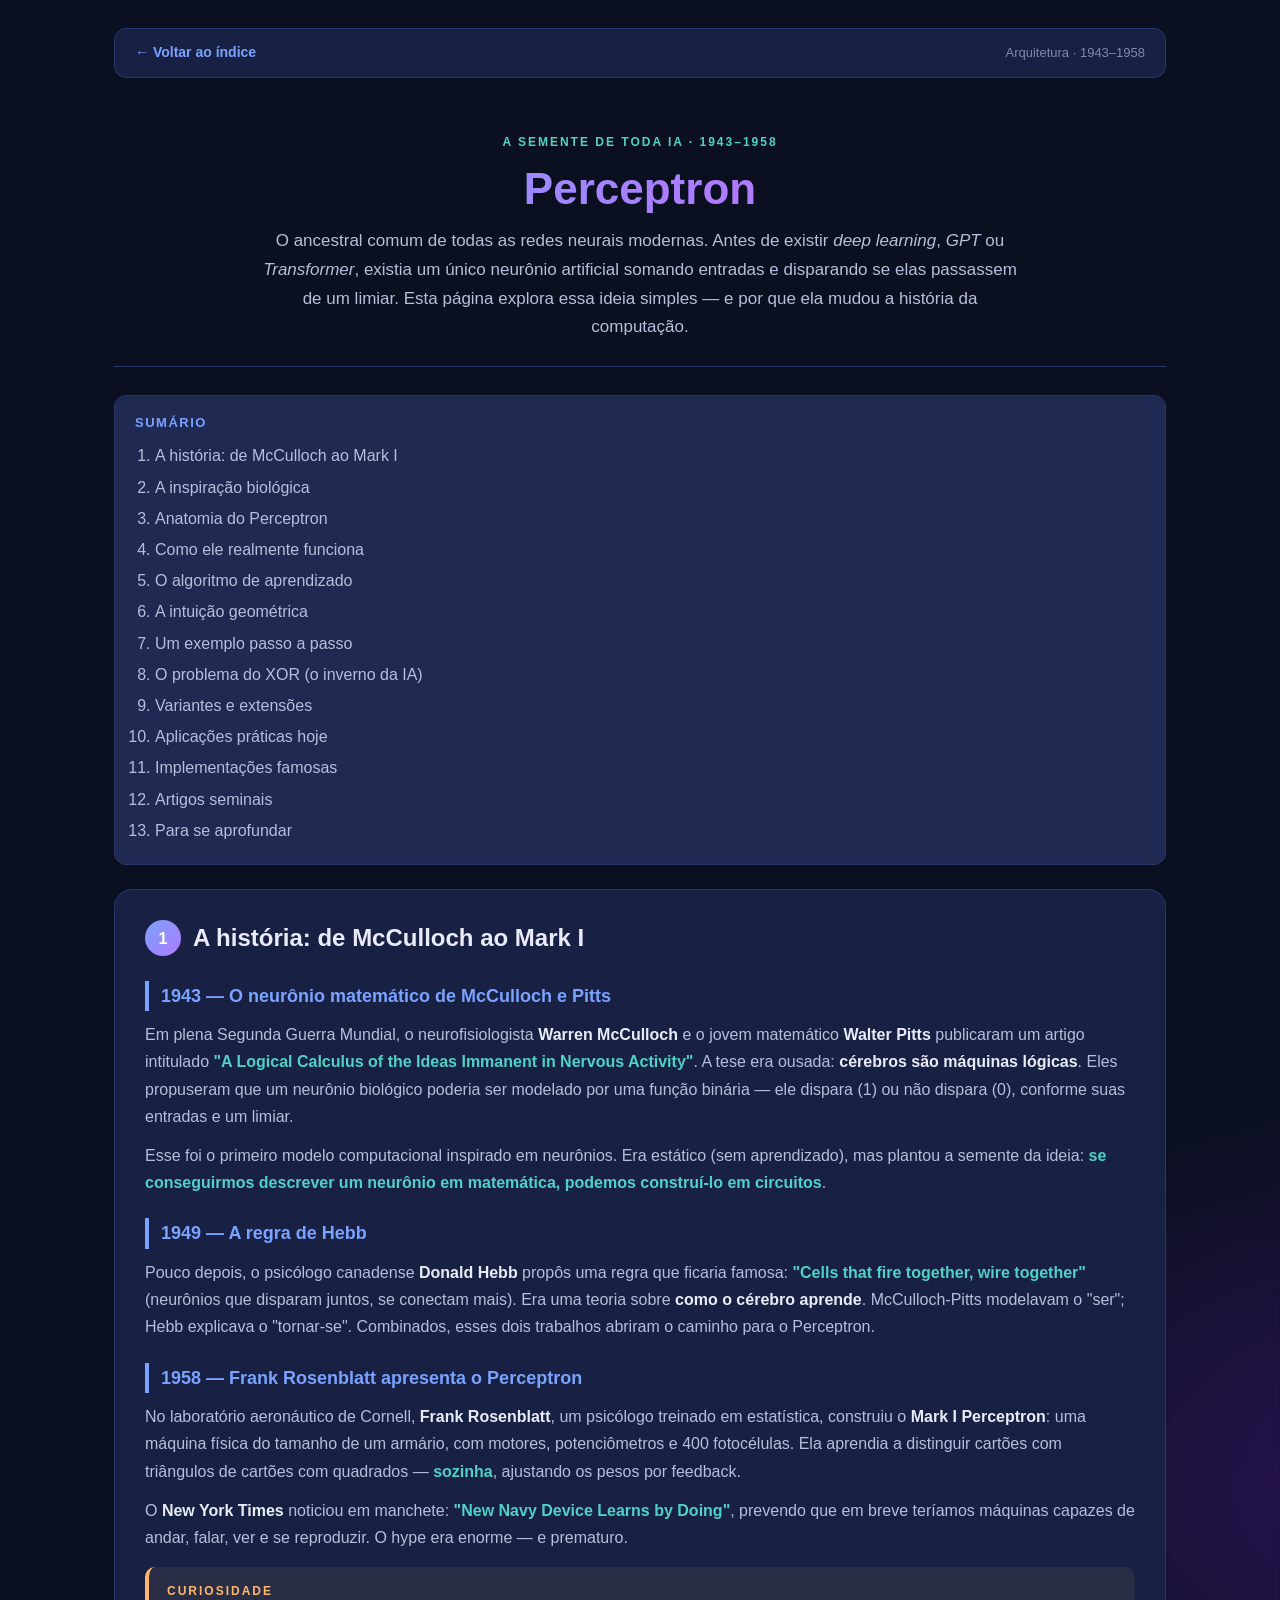
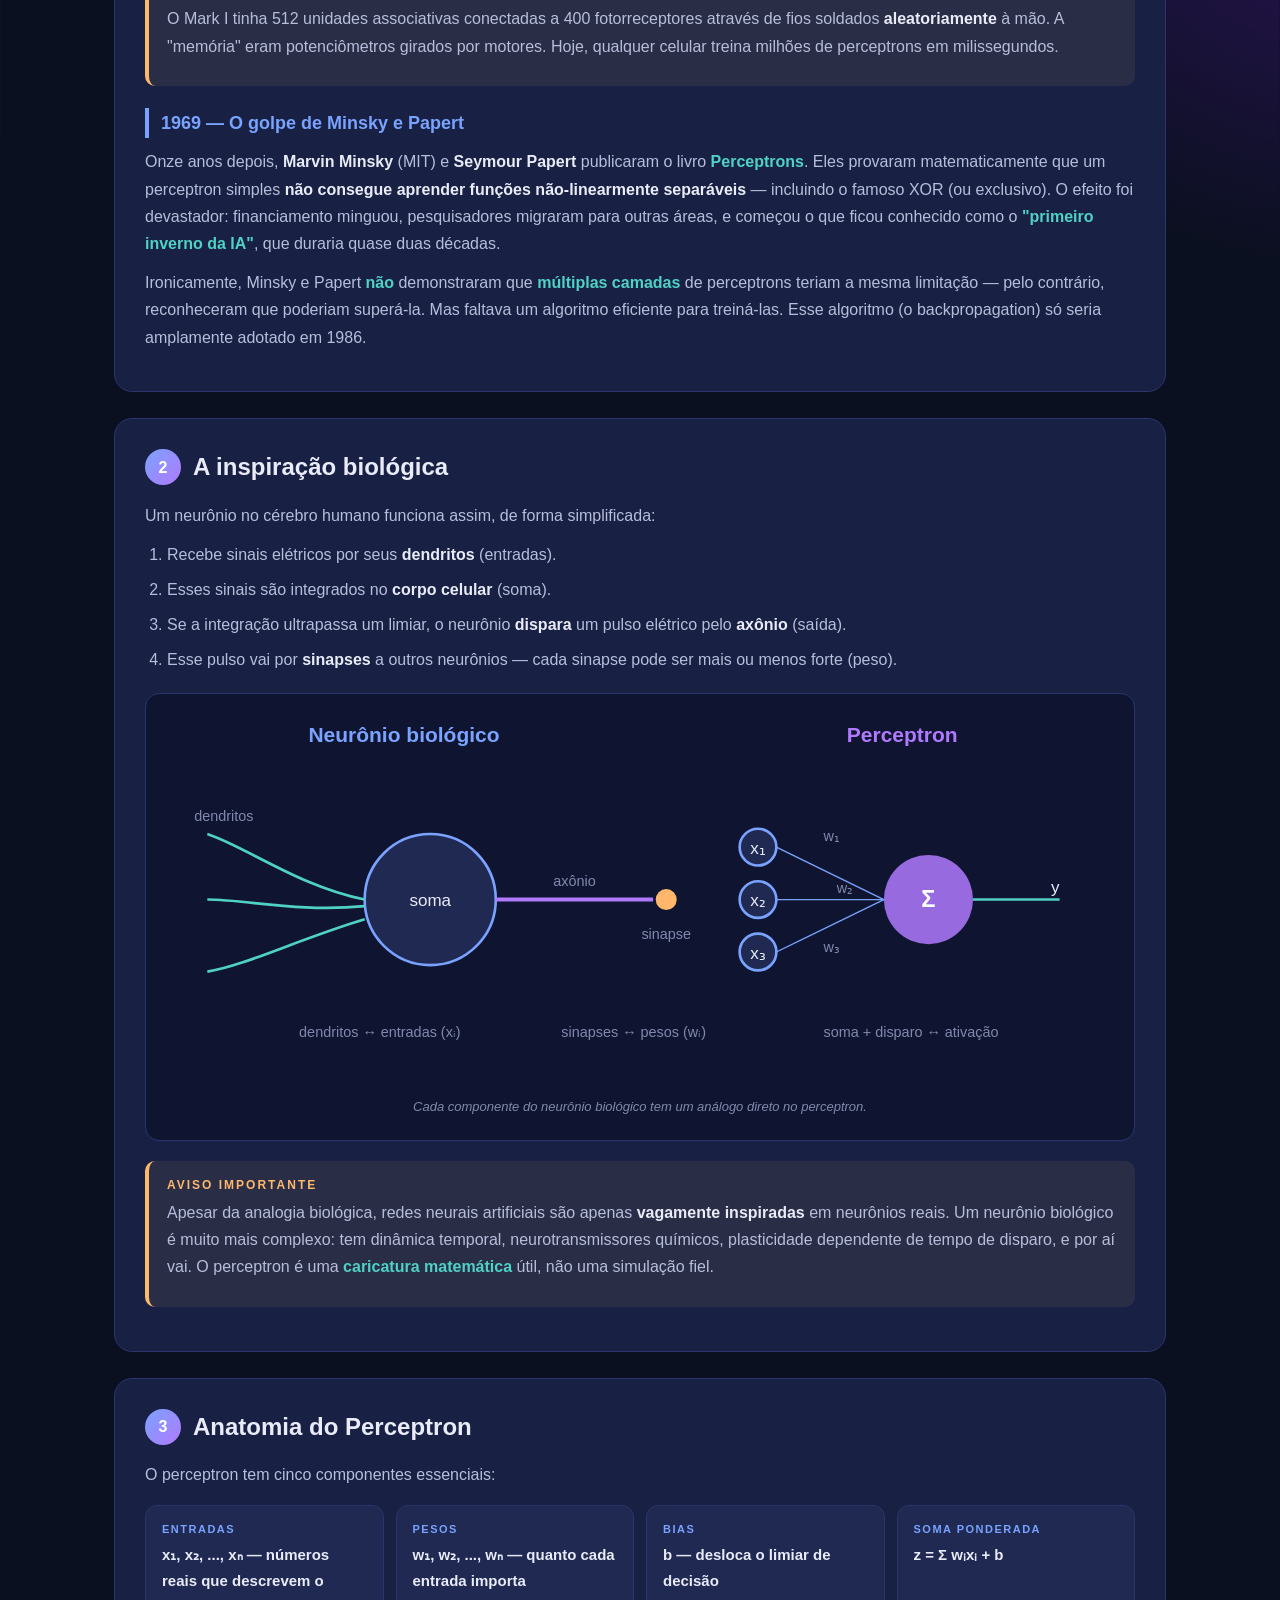
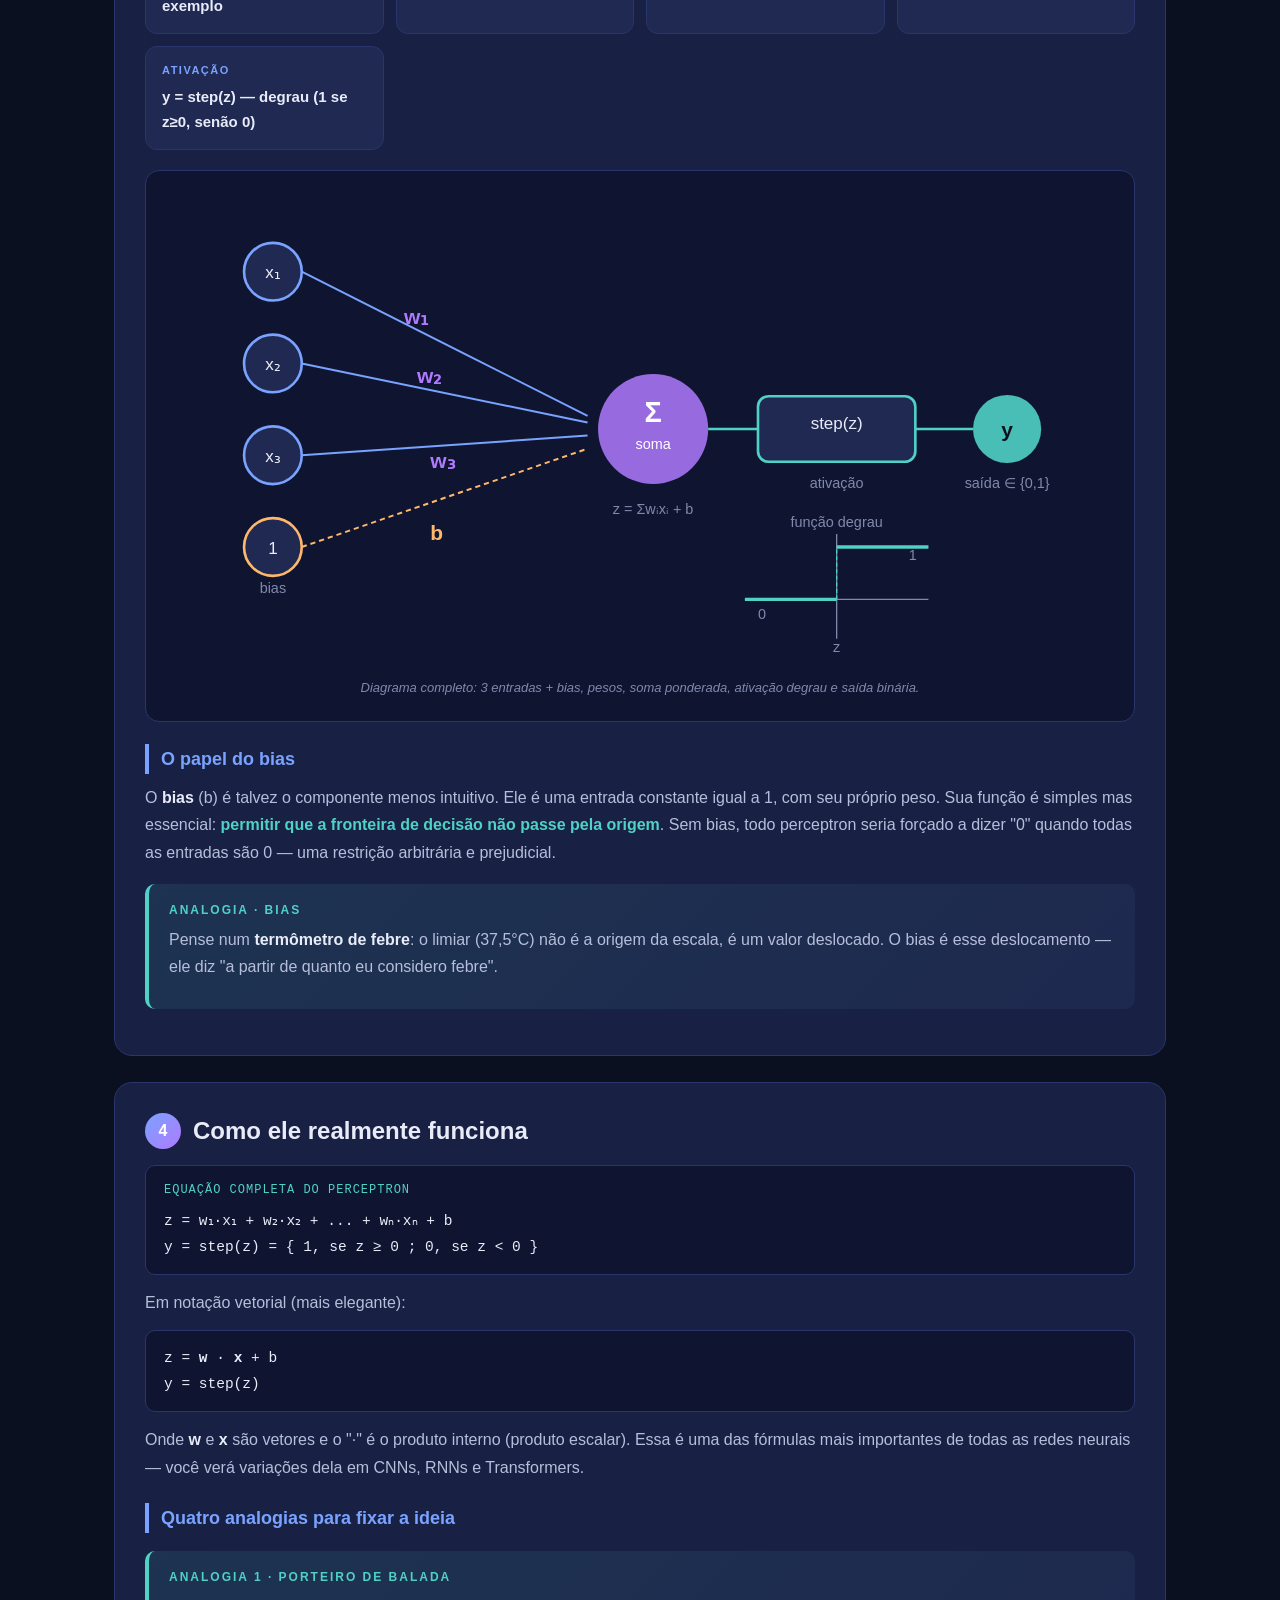
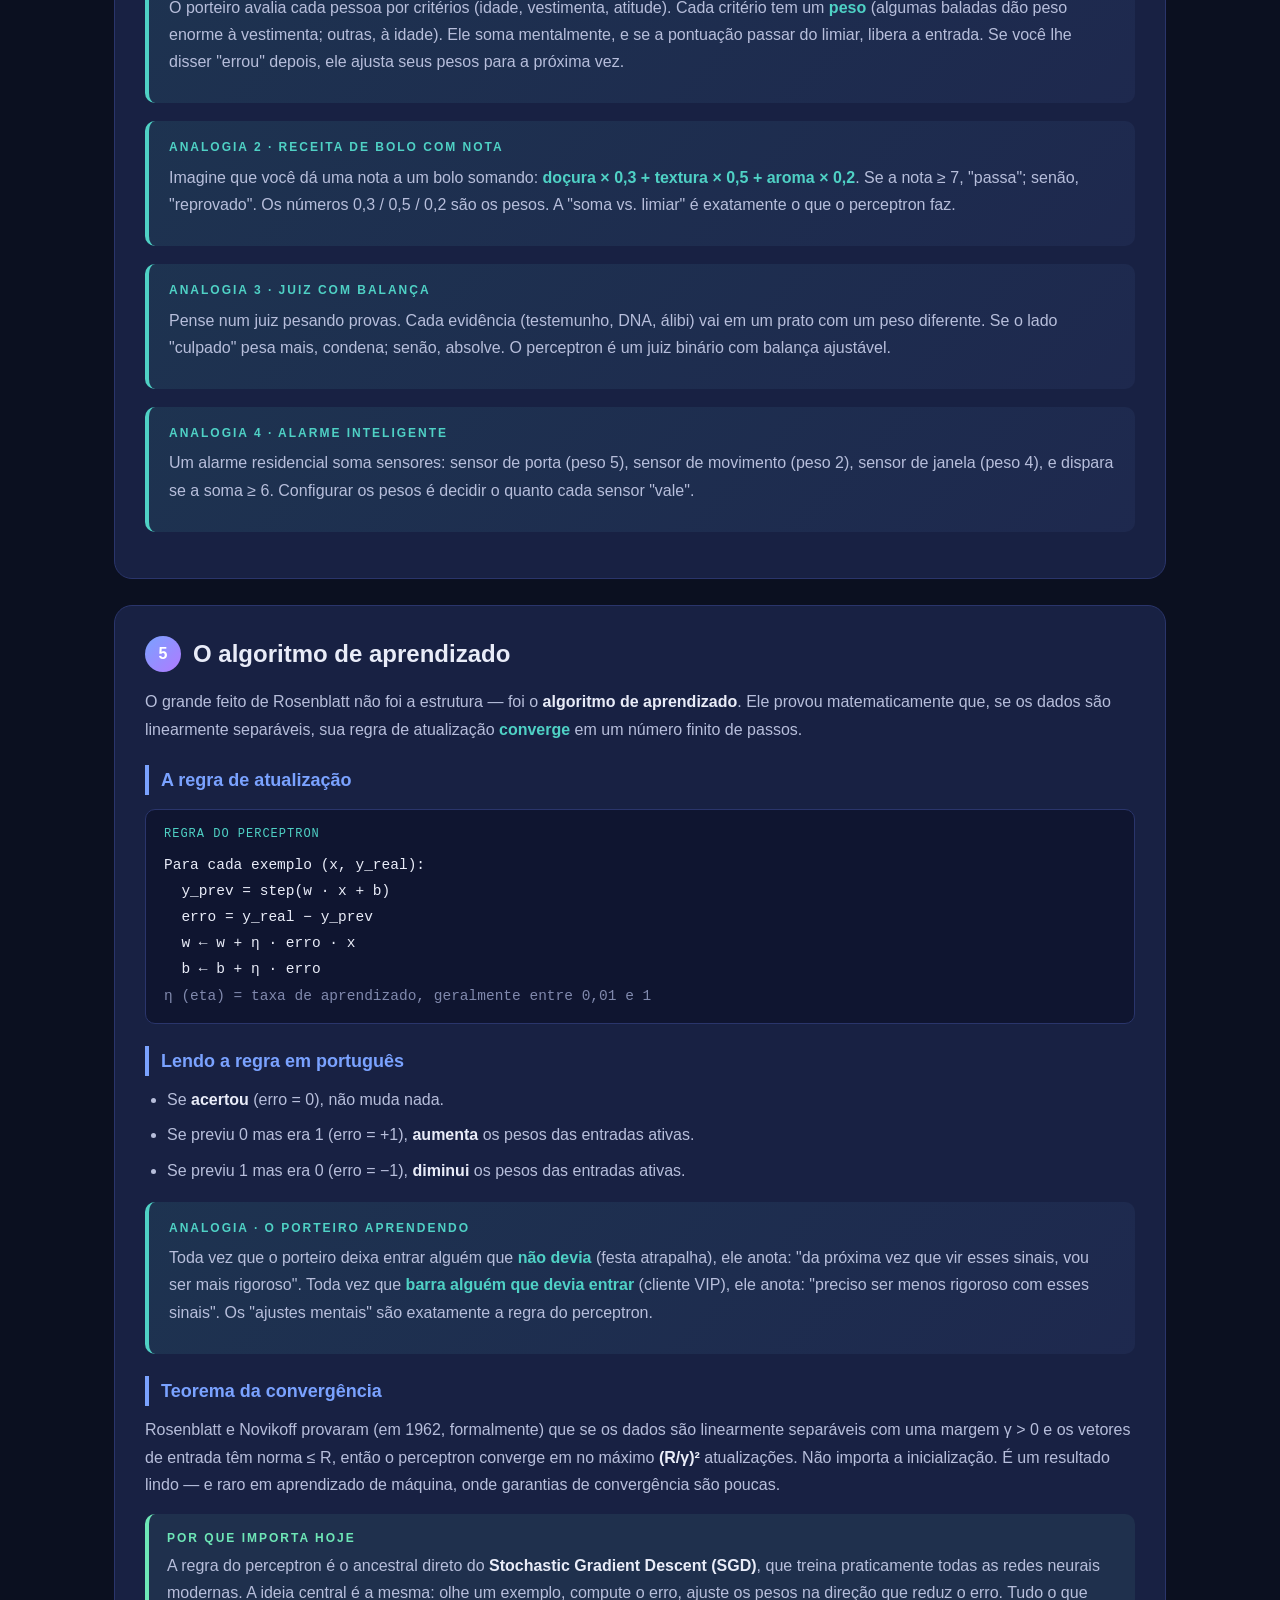
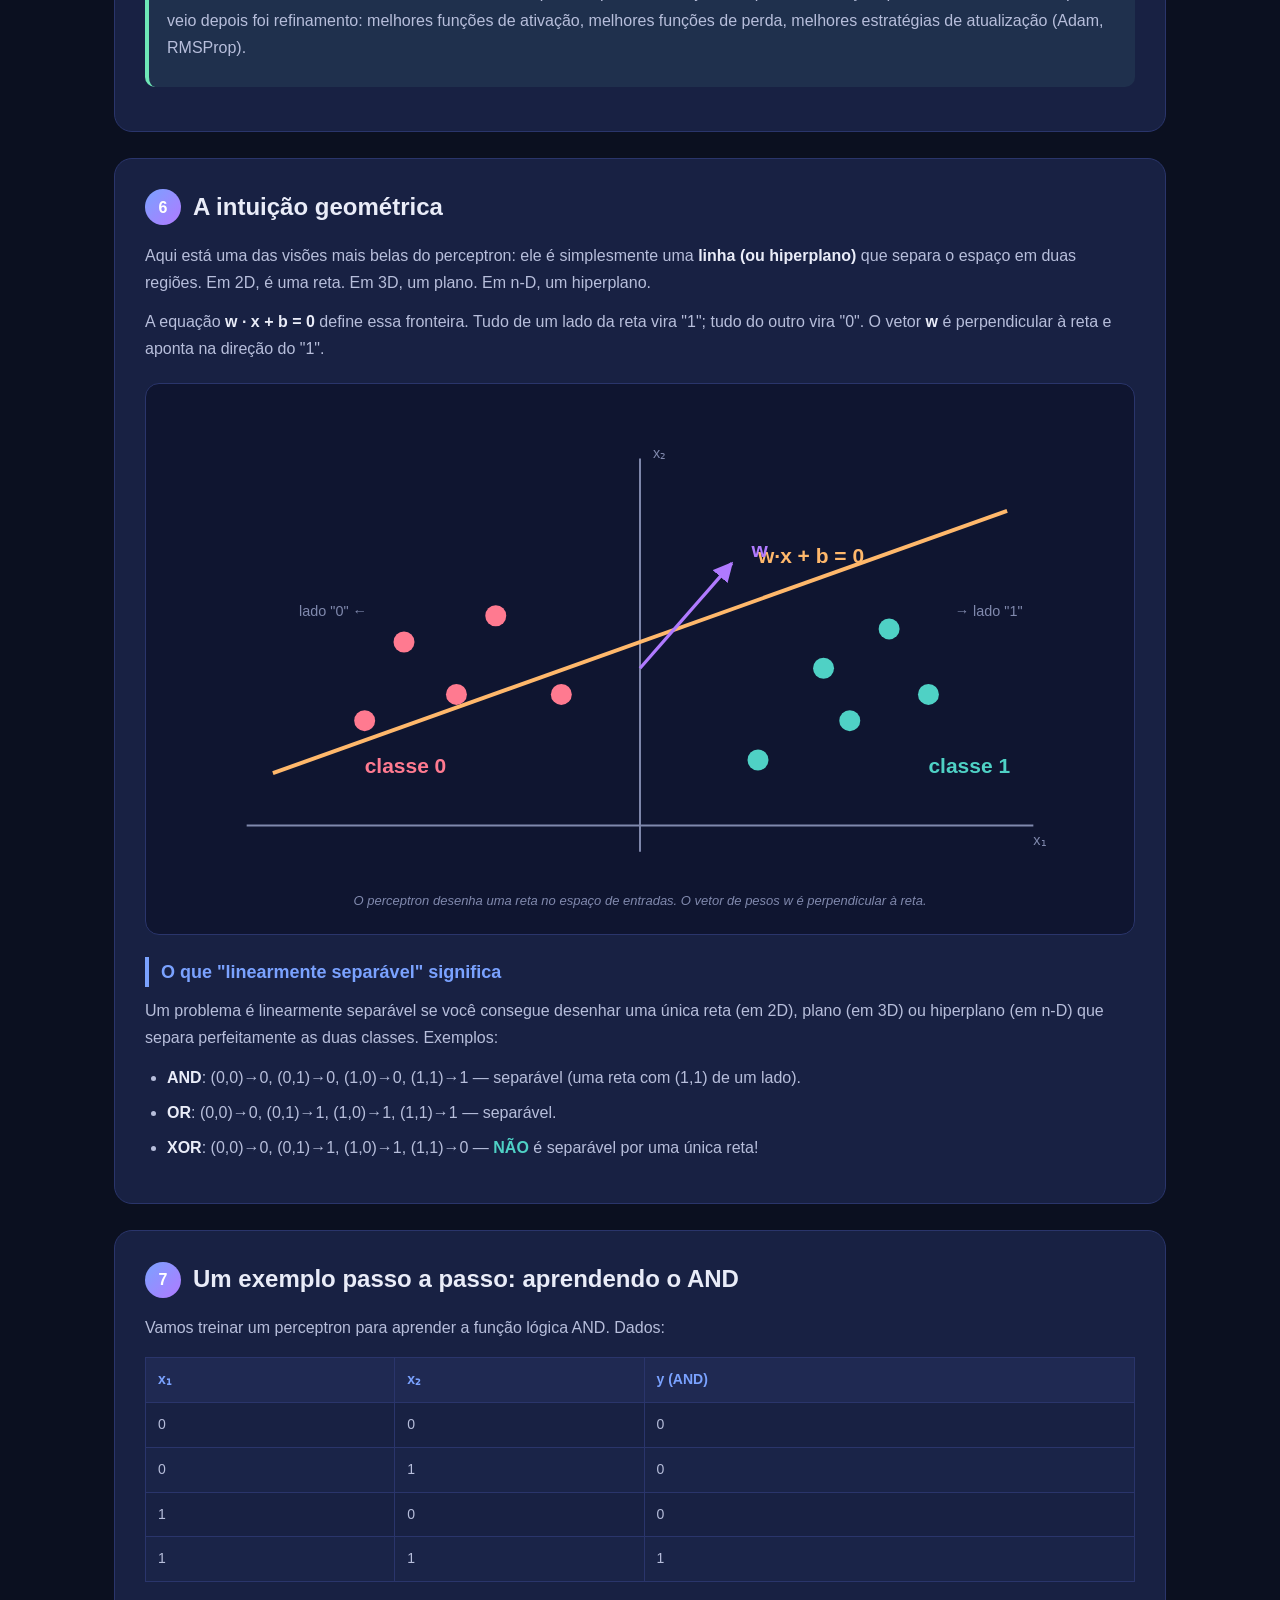
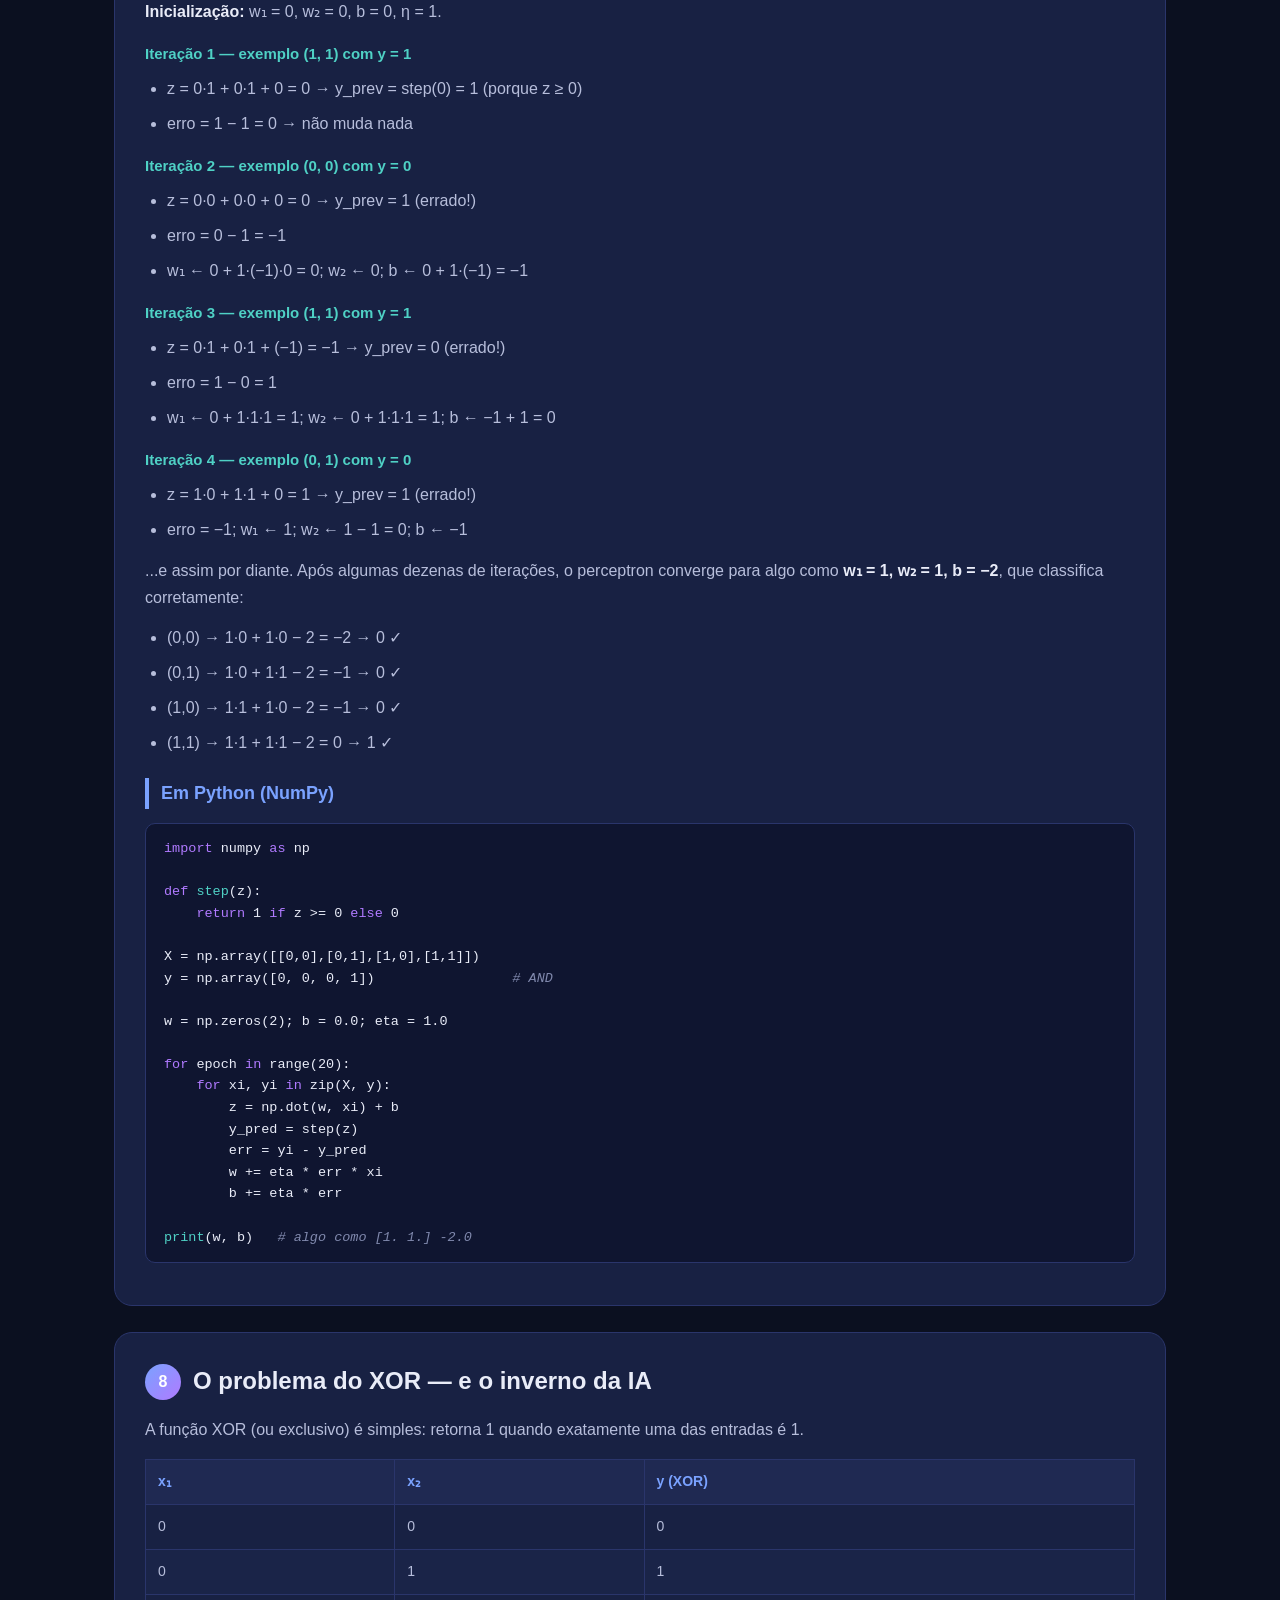
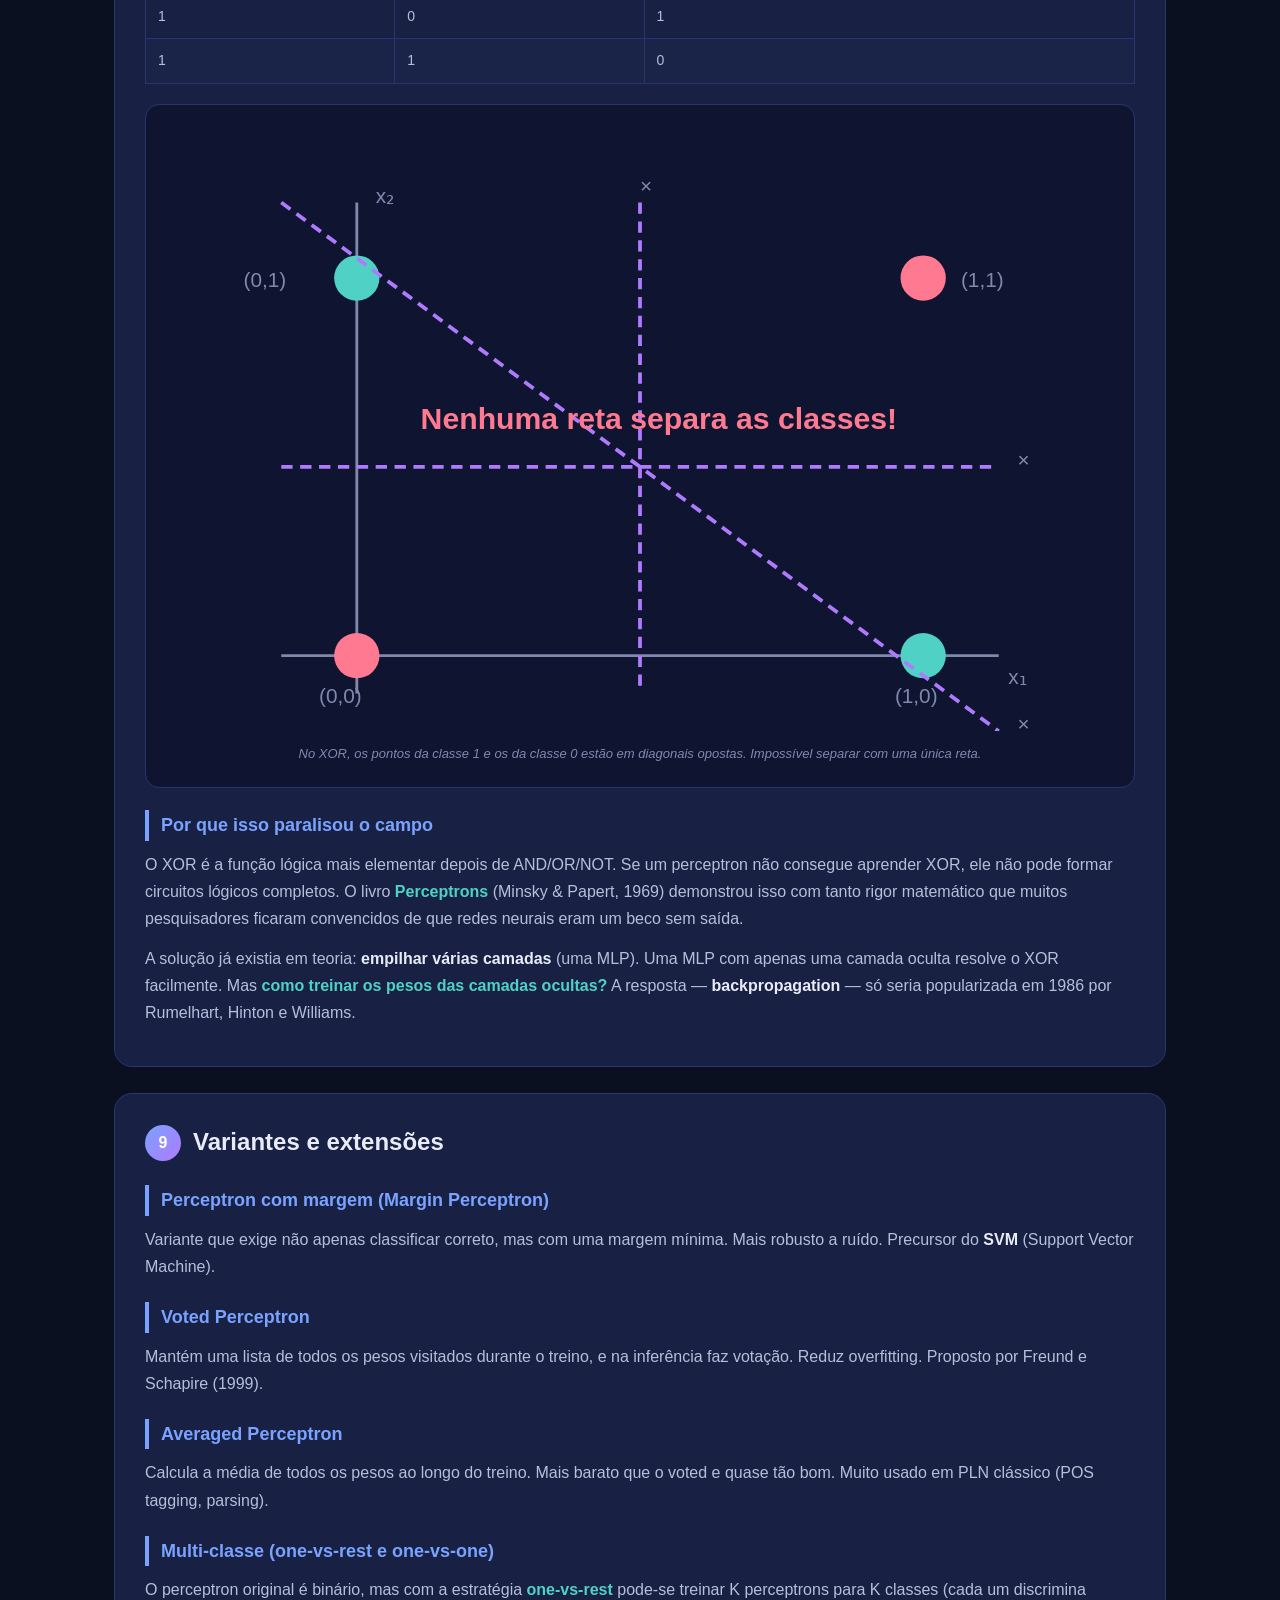
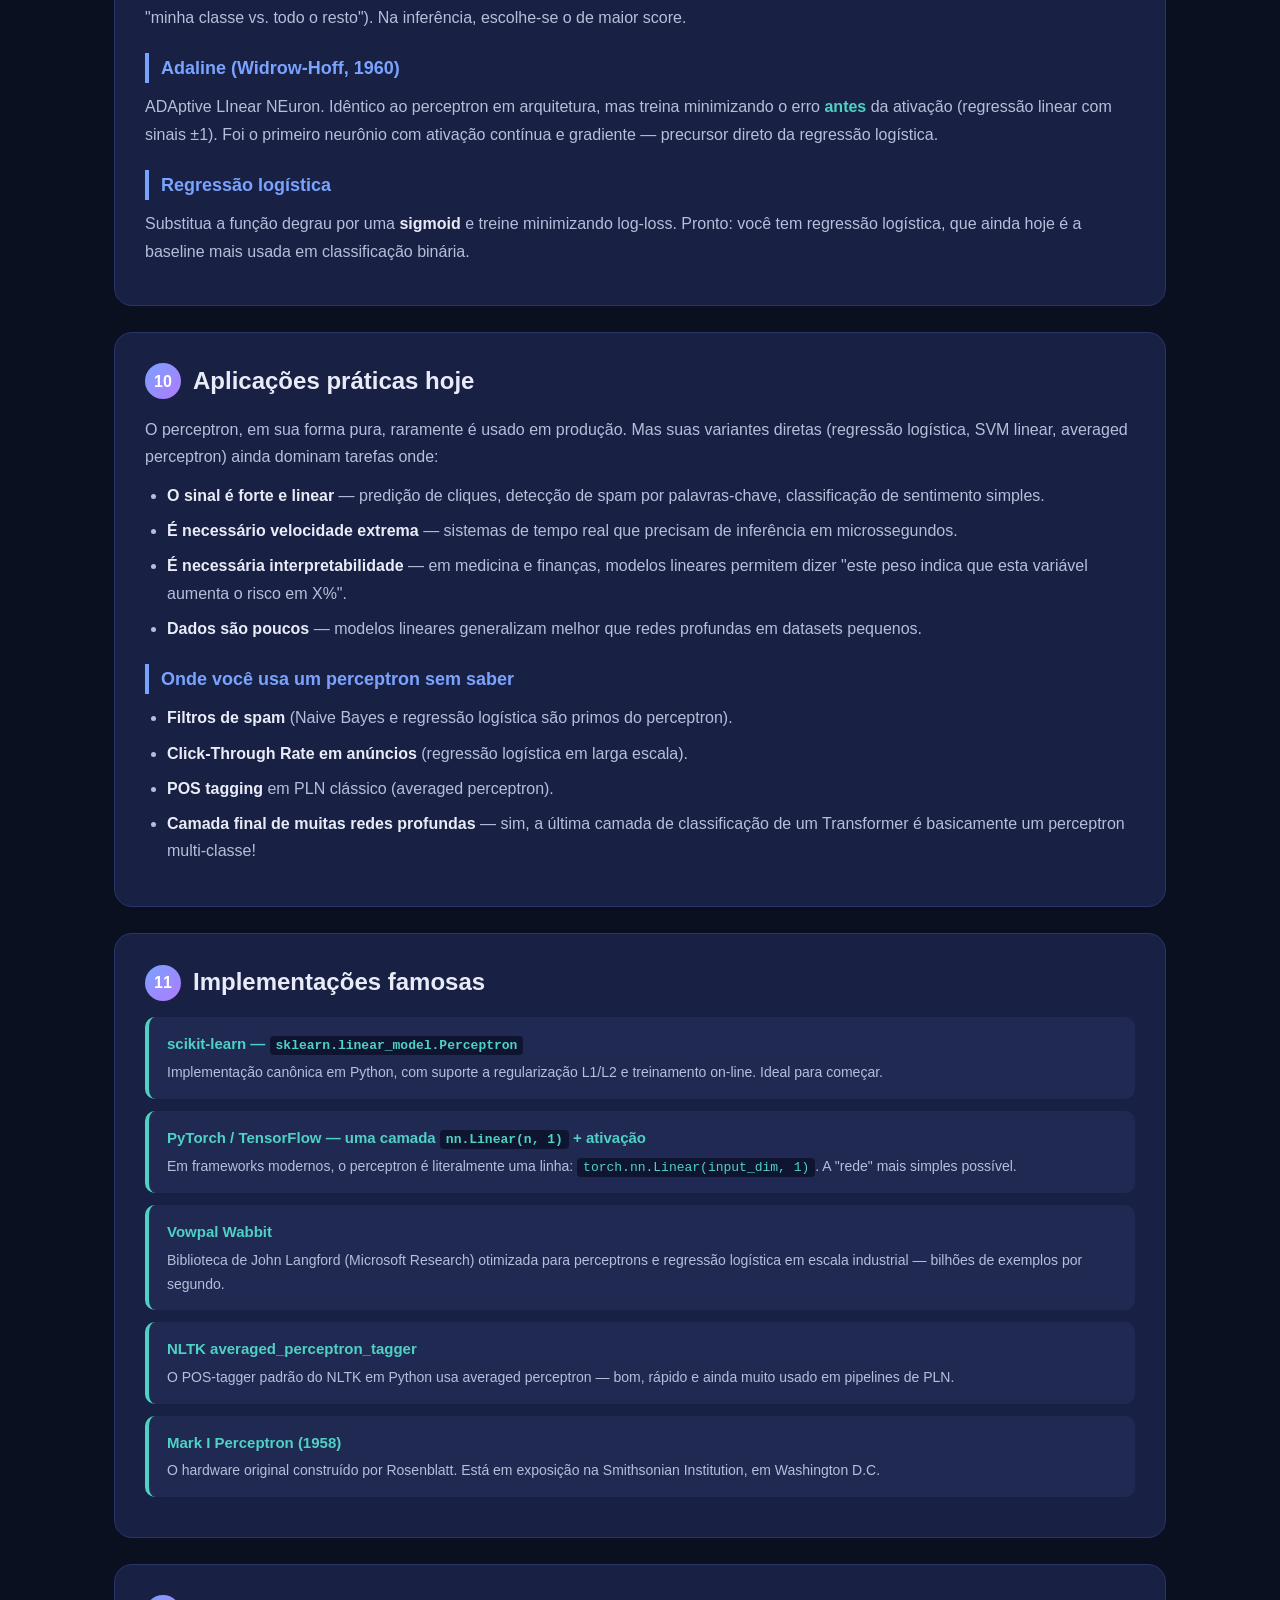
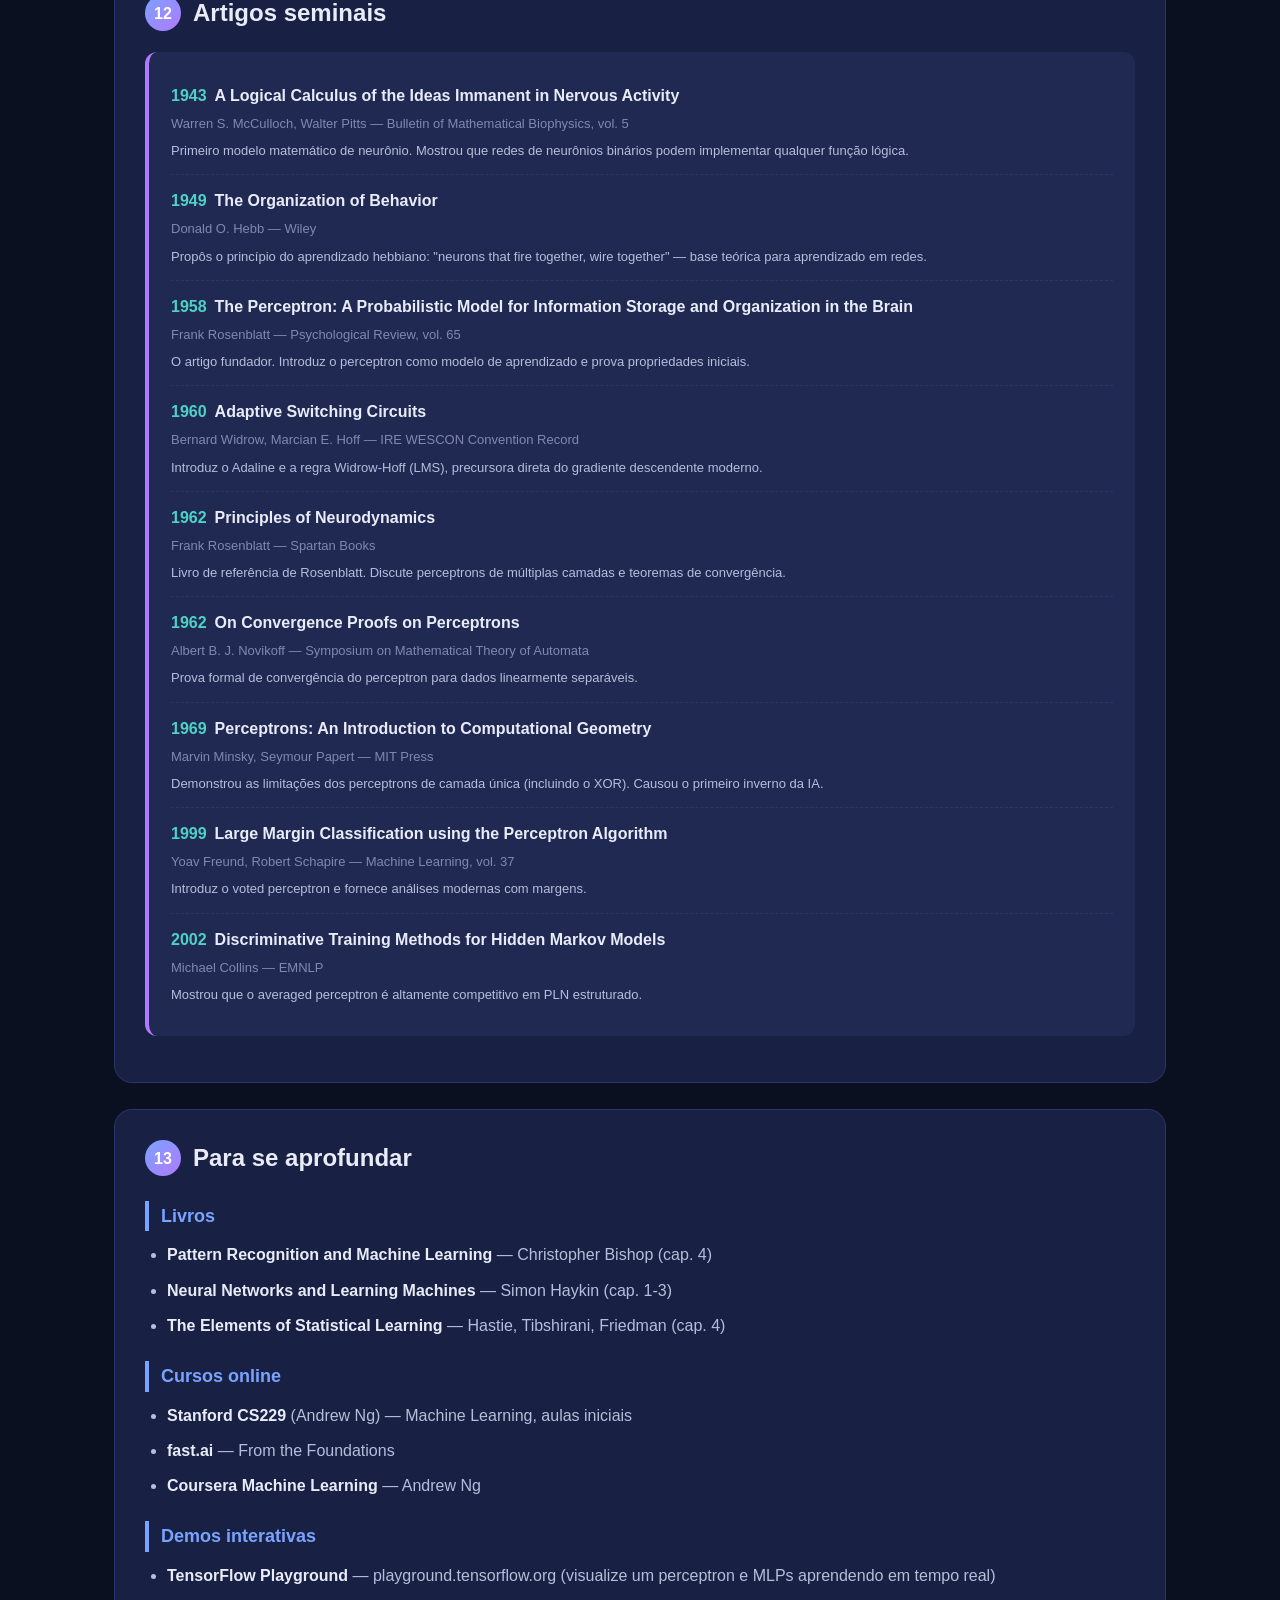
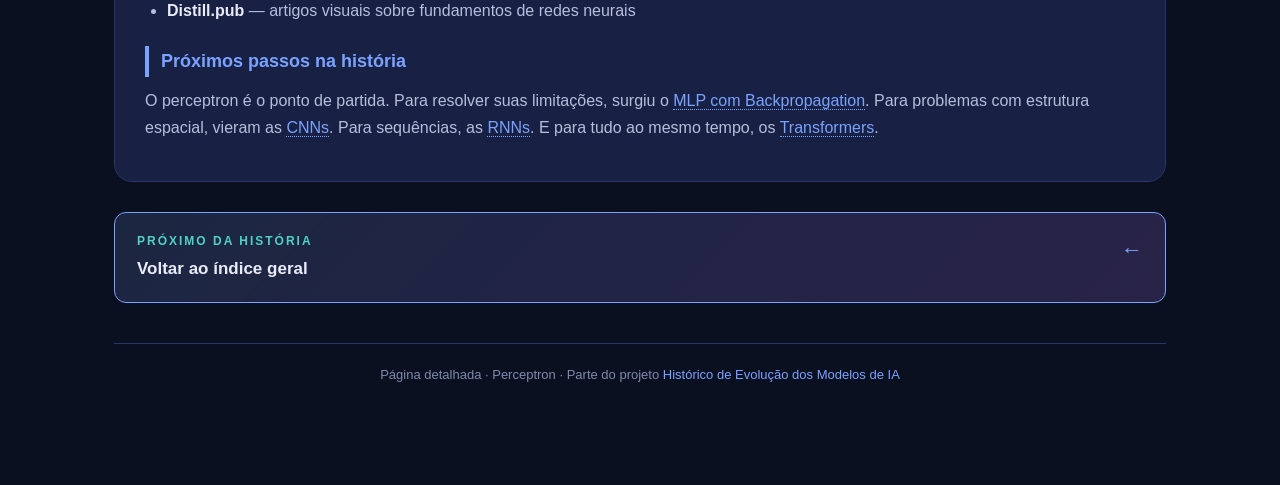
<file: perceptron.html>
<!DOCTYPE html>
<html lang="pt-BR">
<head>
<meta charset="UTF-8">
<meta name="viewport" content="width=device-width, initial-scale=1.0">
<title>Perceptron — Página Detalhada</title>
<link rel="stylesheet" href="style.css">
</head>
<body>
<div class="wrap">

  <nav class="topnav">
    <a href="index.html">← Voltar ao índice</a>
    <span class="crumbs">Arquitetura · 1943–1958</span>
  </nav>

  <header class="hero">
    <div class="eyebrow">A semente de toda IA · 1943–1958</div>
    <h1>Perceptron</h1>
    <p class="lead">
      O ancestral comum de todas as redes neurais modernas. Antes de existir
      <em>deep learning</em>, <em>GPT</em> ou <em>Transformer</em>, existia um
      único neurônio artificial somando entradas e disparando se elas passassem
      de um limiar. Esta página explora essa ideia simples — e por que ela
      mudou a história da computação.
    </p>
  </header>

  <div class="toc">
    <h4>Sumário</h4>
    <ol>
      <li><a href="#historia">A história: de McCulloch ao Mark I</a></li>
      <li><a href="#inspiracao">A inspiração biológica</a></li>
      <li><a href="#anatomia">Anatomia do Perceptron</a></li>
      <li><a href="#funcionamento">Como ele realmente funciona</a></li>
      <li><a href="#aprendizado">O algoritmo de aprendizado</a></li>
      <li><a href="#geometria">A intuição geométrica</a></li>
      <li><a href="#exemplo">Um exemplo passo a passo</a></li>
      <li><a href="#xor">O problema do XOR (o inverno da IA)</a></li>
      <li><a href="#variantes">Variantes e extensões</a></li>
      <li><a href="#aplicacoes">Aplicações práticas hoje</a></li>
      <li><a href="#impl">Implementações famosas</a></li>
      <li><a href="#artigos">Artigos seminais</a></li>
      <li><a href="#aprofundar">Para se aprofundar</a></li>
    </ol>
  </div>

  <!-- ============ HISTÓRIA ============ -->
  <section class="block" id="historia">
    <h2><span class="num">1</span> A história: de McCulloch ao Mark I</h2>

    <h3>1943 — O neurônio matemático de McCulloch e Pitts</h3>
    <p>
      Em plena Segunda Guerra Mundial, o neurofisiologista <strong>Warren McCulloch</strong>
      e o jovem matemático <strong>Walter Pitts</strong> publicaram um artigo intitulado
      <em>"A Logical Calculus of the Ideas Immanent in Nervous Activity"</em>. A tese era
      ousada: <strong>cérebros são máquinas lógicas</strong>. Eles propuseram que um
      neurônio biológico poderia ser modelado por uma função binária — ele dispara (1)
      ou não dispara (0), conforme suas entradas e um limiar.
    </p>
    <p>
      Esse foi o primeiro modelo computacional inspirado em neurônios. Era estático
      (sem aprendizado), mas plantou a semente da ideia: <em>se conseguirmos descrever um
      neurônio em matemática, podemos construí-lo em circuitos</em>.
    </p>

    <h3>1949 — A regra de Hebb</h3>
    <p>
      Pouco depois, o psicólogo canadense <strong>Donald Hebb</strong> propôs uma regra
      que ficaria famosa: <em>"Cells that fire together, wire together"</em> (neurônios
      que disparam juntos, se conectam mais). Era uma teoria sobre <strong>como o
      cérebro aprende</strong>. McCulloch-Pitts modelavam o "ser"; Hebb explicava o
      "tornar-se". Combinados, esses dois trabalhos abriram o caminho para o Perceptron.
    </p>

    <h3>1958 — Frank Rosenblatt apresenta o Perceptron</h3>
    <p>
      No laboratório aeronáutico de Cornell, <strong>Frank Rosenblatt</strong>, um
      psicólogo treinado em estatística, construiu o <strong>Mark I Perceptron</strong>:
      uma máquina física do tamanho de um armário, com motores, potenciômetros e
      400 fotocélulas. Ela aprendia a distinguir cartões com triângulos de cartões
      com quadrados — <em>sozinha</em>, ajustando os pesos por feedback.
    </p>
    <p>
      O <strong>New York Times</strong> noticiou em manchete: <em>"New Navy Device
      Learns by Doing"</em>, prevendo que em breve teríamos máquinas capazes de
      andar, falar, ver e se reproduzir. O hype era enorme — e prematuro.
    </p>

    <div class="callout">
      <span class="tag">Curiosidade</span>
      <p>
        O Mark I tinha 512 unidades associativas conectadas a 400 fotorreceptores
        através de fios soldados <strong>aleatoriamente</strong> à mão. A "memória"
        eram potenciômetros girados por motores. Hoje, qualquer celular treina
        milhões de perceptrons em milissegundos.
      </p>
    </div>

    <h3>1969 — O golpe de Minsky e Papert</h3>
    <p>
      Onze anos depois, <strong>Marvin Minsky</strong> (MIT) e <strong>Seymour
      Papert</strong> publicaram o livro <em>Perceptrons</em>. Eles provaram
      matematicamente que um perceptron simples <strong>não consegue aprender
      funções não-linearmente separáveis</strong> — incluindo o famoso XOR (ou
      exclusivo). O efeito foi devastador: financiamento minguou, pesquisadores
      migraram para outras áreas, e começou o que ficou conhecido como o
      <em>"primeiro inverno da IA"</em>, que duraria quase duas décadas.
    </p>
    <p>
      Ironicamente, Minsky e Papert <em>não</em> demonstraram que <em>múltiplas
      camadas</em> de perceptrons teriam a mesma limitação — pelo contrário,
      reconheceram que poderiam superá-la. Mas faltava um algoritmo eficiente
      para treiná-las. Esse algoritmo (o backpropagation) só seria amplamente
      adotado em 1986.
    </p>
  </section>

  <!-- ============ INSPIRAÇÃO ============ -->
  <section class="block" id="inspiracao">
    <h2><span class="num">2</span> A inspiração biológica</h2>

    <p>
      Um neurônio no cérebro humano funciona assim, de forma simplificada:
    </p>
    <ol>
      <li>Recebe sinais elétricos por seus <strong>dendritos</strong> (entradas).</li>
      <li>Esses sinais são integrados no <strong>corpo celular</strong> (soma).</li>
      <li>Se a integração ultrapassa um limiar, o neurônio <strong>dispara</strong>
          um pulso elétrico pelo <strong>axônio</strong> (saída).</li>
      <li>Esse pulso vai por <strong>sinapses</strong> a outros neurônios — cada
          sinapse pode ser mais ou menos forte (peso).</li>
    </ol>

    <div class="diagram">
      <svg viewBox="0 0 720 280" xmlns="http://www.w3.org/2000/svg">
        <!-- Neurônio biológico -->
        <text x="180" y="20" text-anchor="middle" fill="#7aa2ff" font-weight="700">Neurônio biológico</text>
        <!-- corpo -->
        <circle cx="200" cy="140" r="50" fill="#1f2952" stroke="#7aa2ff" stroke-width="2"/>
        <text x="200" y="145" text-anchor="middle" class="svg-text">soma</text>
        <!-- dendritos -->
        <path d="M150 140 C 100 130, 60 100, 30 90"  stroke="#4fd1c5" stroke-width="2" fill="none"/>
        <path d="M150 145 C 100 150, 60 140, 30 140" stroke="#4fd1c5" stroke-width="2" fill="none"/>
        <path d="M150 155 C 100 170, 60 190, 30 195" stroke="#4fd1c5" stroke-width="2" fill="none"/>
        <text x="20" y="80" class="svg-label">dendritos</text>
        <!-- axônio -->
        <line x1="250" y1="140" x2="370" y2="140" stroke="#b07aff" stroke-width="3"/>
        <text x="310" y="130" text-anchor="middle" class="svg-label">axônio</text>
        <!-- sinapse -->
        <circle cx="380" cy="140" r="8" fill="#ffb86b"/>
        <text x="380" y="170" text-anchor="middle" class="svg-label">sinapse</text>

        <!-- Perceptron equivalente -->
        <text x="560" y="20" text-anchor="middle" fill="#b07aff" font-weight="700">Perceptron</text>
        <circle cx="450" cy="100" r="14" fill="#1f2952" stroke="#7aa2ff" stroke-width="2"/>
        <text x="450" y="105" text-anchor="middle" class="svg-text">x₁</text>
        <circle cx="450" cy="140" r="14" fill="#1f2952" stroke="#7aa2ff" stroke-width="2"/>
        <text x="450" y="145" text-anchor="middle" class="svg-text">x₂</text>
        <circle cx="450" cy="180" r="14" fill="#1f2952" stroke="#7aa2ff" stroke-width="2"/>
        <text x="450" y="185" text-anchor="middle" class="svg-text">x₃</text>
        <circle cx="580" cy="140" r="34" fill="#b07aff" opacity="0.85"/>
        <text x="580" y="146" text-anchor="middle" fill="#fff" font-weight="700" font-size="18">Σ</text>
        <line x1="464" y1="100" x2="546" y2="140" stroke="#7aa2ff"/>
        <line x1="464" y1="140" x2="546" y2="140" stroke="#7aa2ff"/>
        <line x1="464" y1="180" x2="546" y2="140" stroke="#7aa2ff"/>
        <text x="500" y="95" class="svg-label">w₁</text>
        <text x="510" y="135" class="svg-label">w₂</text>
        <text x="500" y="180" class="svg-label">w₃</text>
        <line x1="614" y1="140" x2="680" y2="140" stroke="#4fd1c5" stroke-width="2"/>
        <text x="680" y="135" text-anchor="end" class="svg-text">y</text>

        <!-- correspondências -->
        <text x="100" y="245" class="svg-label">dendritos ↔ entradas (xᵢ)</text>
        <text x="300" y="245" class="svg-label">sinapses ↔ pesos (wᵢ)</text>
        <text x="500" y="245" class="svg-label">soma + disparo ↔ ativação</text>
      </svg>
      <div class="caption">Cada componente do neurônio biológico tem um análogo direto no perceptron.</div>
    </div>

    <div class="callout">
      <span class="tag">Aviso importante</span>
      <p>
        Apesar da analogia biológica, redes neurais artificiais são apenas
        <strong>vagamente inspiradas</strong> em neurônios reais. Um neurônio
        biológico é muito mais complexo: tem dinâmica temporal, neurotransmissores
        químicos, plasticidade dependente de tempo de disparo, e por aí vai.
        O perceptron é uma <em>caricatura matemática</em> útil, não uma simulação fiel.
      </p>
    </div>
  </section>

  <!-- ============ ANATOMIA ============ -->
  <section class="block" id="anatomia">
    <h2><span class="num">3</span> Anatomia do Perceptron</h2>

    <p>O perceptron tem cinco componentes essenciais:</p>

    <div class="cards">
      <div class="card"><div class="ck">Entradas</div><div class="cv">x₁, x₂, ..., xₙ — números reais que descrevem o exemplo</div></div>
      <div class="card"><div class="ck">Pesos</div><div class="cv">w₁, w₂, ..., wₙ — quanto cada entrada importa</div></div>
      <div class="card"><div class="ck">Bias</div><div class="cv">b — desloca o limiar de decisão</div></div>
      <div class="card"><div class="ck">Soma ponderada</div><div class="cv">z = Σ wᵢxᵢ + b</div></div>
      <div class="card"><div class="ck">Ativação</div><div class="cv">y = step(z) — degrau (1 se z≥0, senão 0)</div></div>
    </div>

    <div class="diagram">
      <svg viewBox="0 0 720 360" xmlns="http://www.w3.org/2000/svg">
        <!-- entradas -->
        <g>
          <circle cx="80" cy="60" r="22" fill="#1f2952" stroke="#7aa2ff" stroke-width="2"/>
          <text x="80" y="65" text-anchor="middle" class="svg-text">x₁</text>
          <circle cx="80" cy="130" r="22" fill="#1f2952" stroke="#7aa2ff" stroke-width="2"/>
          <text x="80" y="135" text-anchor="middle" class="svg-text">x₂</text>
          <circle cx="80" cy="200" r="22" fill="#1f2952" stroke="#7aa2ff" stroke-width="2"/>
          <text x="80" y="205" text-anchor="middle" class="svg-text">x₃</text>
          <circle cx="80" cy="270" r="22" fill="#1f2952" stroke="#ffb86b" stroke-width="2"/>
          <text x="80" y="275" text-anchor="middle" class="svg-text">1</text>
          <text x="80" y="305" text-anchor="middle" class="svg-label">bias</text>
        </g>
        <!-- pesos como rótulos das arestas -->
        <line x1="102" y1="60"  x2="320" y2="170" stroke="#7aa2ff" stroke-width="1.5"/>
        <text x="180" y="100" fill="#b07aff" font-weight="700">w₁</text>
        <line x1="102" y1="130" x2="320" y2="175" stroke="#7aa2ff" stroke-width="1.5"/>
        <text x="190" y="145" fill="#b07aff" font-weight="700">w₂</text>
        <line x1="102" y1="200" x2="320" y2="185" stroke="#7aa2ff" stroke-width="1.5"/>
        <text x="200" y="210" fill="#b07aff" font-weight="700">w₃</text>
        <line x1="102" y1="270" x2="320" y2="195" stroke="#ffb86b" stroke-width="1.5" stroke-dasharray="4 3"/>
        <text x="200" y="265" fill="#ffb86b" font-weight="700">b</text>
        <!-- soma -->
        <circle cx="370" cy="180" r="42" fill="#b07aff" opacity="0.85"/>
        <text x="370" y="175" text-anchor="middle" fill="#fff" font-size="22" font-weight="700">Σ</text>
        <text x="370" y="195" text-anchor="middle" fill="#fff" font-size="11">soma</text>
        <text x="370" y="245" text-anchor="middle" class="svg-label">z = Σwᵢxᵢ + b</text>
        <!-- ativação -->
        <rect x="450" y="155" width="120" height="50" rx="8" fill="#1f2952" stroke="#4fd1c5" stroke-width="2"/>
        <text x="510" y="180" text-anchor="middle" class="svg-text">step(z)</text>
        <text x="510" y="225" text-anchor="middle" class="svg-label">ativação</text>
        <line x1="412" y1="180" x2="450" y2="180" stroke="#4fd1c5" stroke-width="2"/>
        <!-- saída -->
        <circle cx="640" cy="180" r="26" fill="#4fd1c5" opacity="0.9"/>
        <text x="640" y="186" text-anchor="middle" fill="#0b1020" font-weight="700" font-size="16">y</text>
        <line x1="570" y1="180" x2="614" y2="180" stroke="#4fd1c5" stroke-width="2"/>
        <text x="640" y="225" text-anchor="middle" class="svg-label">saída ∈ {0,1}</text>

        <!-- mini gráfico step -->
        <g transform="translate(440,260)">
          <text x="70" y="-5" text-anchor="middle" class="svg-label">função degrau</text>
          <line x1="0"  y1="50" x2="140" y2="50" stroke="#8089ad"/>
          <line x1="70" y1="0"  x2="70"  y2="80" stroke="#8089ad"/>
          <line x1="0"  y1="50" x2="70"  y2="50" stroke="#4fd1c5" stroke-width="2.5"/>
          <line x1="70" y1="10" x2="140" y2="10" stroke="#4fd1c5" stroke-width="2.5"/>
          <line x1="70" y1="50" x2="70"  y2="10" stroke="#4fd1c5" stroke-width="1" stroke-dasharray="3 2"/>
          <text x="125" y="20" class="svg-label">1</text>
          <text x="10"  y="65" class="svg-label">0</text>
          <text x="70"  y="90" text-anchor="middle" class="svg-label">z</text>
        </g>
      </svg>
      <div class="caption">Diagrama completo: 3 entradas + bias, pesos, soma ponderada, ativação degrau e saída binária.</div>
    </div>

    <h3>O papel do bias</h3>
    <p>
      O <strong>bias</strong> (b) é talvez o componente menos intuitivo. Ele é uma
      entrada constante igual a 1, com seu próprio peso. Sua função é simples mas
      essencial: <em>permitir que a fronteira de decisão não passe pela origem</em>.
      Sem bias, todo perceptron seria forçado a dizer "0" quando todas as entradas
      são 0 — uma restrição arbitrária e prejudicial.
    </p>

    <div class="analogy">
      <span class="tag">Analogia · bias</span>
      <p>
        Pense num <strong>termômetro de febre</strong>: o limiar (37,5°C) não é a
        origem da escala, é um valor deslocado. O bias é esse deslocamento — ele
        diz "a partir de quanto eu considero febre".
      </p>
    </div>
  </section>

  <!-- ============ FUNCIONAMENTO ============ -->
  <section class="block" id="funcionamento">
    <h2><span class="num">4</span> Como ele realmente funciona</h2>

    <div class="formula">
      <div class="fname">Equação completa do perceptron</div>
      z = w₁·x₁ + w₂·x₂ + ... + wₙ·xₙ + b<br>
      y = step(z) = { 1, se z ≥ 0 ; 0, se z &lt; 0 }
    </div>

    <p>
      Em notação vetorial (mais elegante):
    </p>
    <div class="formula">
      z = <strong>w</strong> · <strong>x</strong> + b<br>
      y = step(z)
    </div>

    <p>
      Onde <strong>w</strong> e <strong>x</strong> são vetores e o "·" é o produto
      interno (produto escalar). Essa é uma das fórmulas mais importantes de todas
      as redes neurais — você verá variações dela em CNNs, RNNs e Transformers.
    </p>

    <h3>Quatro analogias para fixar a ideia</h3>

    <div class="analogy">
      <span class="tag">Analogia 1 · porteiro de balada</span>
      <p>
        O porteiro avalia cada pessoa por critérios (idade, vestimenta, atitude).
        Cada critério tem um <em>peso</em> (algumas baladas dão peso enorme à
        vestimenta; outras, à idade). Ele soma mentalmente, e se a pontuação
        passar do limiar, libera a entrada. Se você lhe disser "errou" depois,
        ele ajusta seus pesos para a próxima vez.
      </p>
    </div>

    <div class="analogy">
      <span class="tag">Analogia 2 · receita de bolo com nota</span>
      <p>
        Imagine que você dá uma nota a um bolo somando: <em>doçura × 0,3 + textura
        × 0,5 + aroma × 0,2</em>. Se a nota ≥ 7, "passa"; senão, "reprovado". Os
        números 0,3 / 0,5 / 0,2 são os pesos. A "soma vs. limiar" é exatamente o
        que o perceptron faz.
      </p>
    </div>

    <div class="analogy">
      <span class="tag">Analogia 3 · juiz com balança</span>
      <p>
        Pense num juiz pesando provas. Cada evidência (testemunho, DNA, álibi)
        vai em um prato com um peso diferente. Se o lado "culpado" pesa mais,
        condena; senão, absolve. O perceptron é um juiz binário com balança
        ajustável.
      </p>
    </div>

    <div class="analogy">
      <span class="tag">Analogia 4 · alarme inteligente</span>
      <p>
        Um alarme residencial soma sensores: sensor de porta (peso 5), sensor de
        movimento (peso 2), sensor de janela (peso 4), e dispara se a soma ≥ 6.
        Configurar os pesos é decidir o quanto cada sensor "vale".
      </p>
    </div>
  </section>

  <!-- ============ APRENDIZADO ============ -->
  <section class="block" id="aprendizado">
    <h2><span class="num">5</span> O algoritmo de aprendizado</h2>

    <p>
      O grande feito de Rosenblatt não foi a estrutura — foi o <strong>algoritmo
      de aprendizado</strong>. Ele provou matematicamente que, se os dados são
      linearmente separáveis, sua regra de atualização <em>converge</em> em um
      número finito de passos.
    </p>

    <h3>A regra de atualização</h3>
    <div class="formula">
      <div class="fname">Regra do Perceptron</div>
      Para cada exemplo (x, y_real):<br>
      &nbsp;&nbsp;y_prev = step(w · x + b)<br>
      &nbsp;&nbsp;erro   = y_real − y_prev<br>
      &nbsp;&nbsp;w ← w + η · erro · x<br>
      &nbsp;&nbsp;b ← b + η · erro<br>
      <span style="color:var(--muted)">η (eta) = taxa de aprendizado, geralmente entre 0,01 e 1</span>
    </div>

    <h3>Lendo a regra em português</h3>
    <ul>
      <li>Se <strong>acertou</strong> (erro = 0), não muda nada.</li>
      <li>Se previu 0 mas era 1 (erro = +1), <strong>aumenta</strong> os pesos das entradas ativas.</li>
      <li>Se previu 1 mas era 0 (erro = −1), <strong>diminui</strong> os pesos das entradas ativas.</li>
    </ul>

    <div class="analogy">
      <span class="tag">Analogia · o porteiro aprendendo</span>
      <p>
        Toda vez que o porteiro deixa entrar alguém que <em>não devia</em>
        (festa atrapalha), ele anota: "da próxima vez que vir esses sinais, vou
        ser mais rigoroso". Toda vez que <em>barra alguém que devia entrar</em>
        (cliente VIP), ele anota: "preciso ser menos rigoroso com esses sinais".
        Os "ajustes mentais" são exatamente a regra do perceptron.
      </p>
    </div>

    <h3>Teorema da convergência</h3>
    <p>
      Rosenblatt e Novikoff provaram (em 1962, formalmente) que se os dados são
      linearmente separáveis com uma margem γ > 0 e os vetores de entrada têm
      norma ≤ R, então o perceptron converge em no máximo <strong>(R/γ)²</strong>
      atualizações. Não importa a inicialização. É um resultado lindo — e raro
      em aprendizado de máquina, onde garantias de convergência são poucas.
    </p>

    <div class="tip">
      <span class="tag">Por que importa hoje</span>
      <p>
        A regra do perceptron é o ancestral direto do <strong>Stochastic Gradient
        Descent (SGD)</strong>, que treina praticamente todas as redes neurais
        modernas. A ideia central é a mesma: olhe um exemplo, compute o erro,
        ajuste os pesos na direção que reduz o erro. Tudo o que veio depois foi
        refinamento: melhores funções de ativação, melhores funções de perda,
        melhores estratégias de atualização (Adam, RMSProp).
      </p>
    </div>
  </section>

  <!-- ============ GEOMETRIA ============ -->
  <section class="block" id="geometria">
    <h2><span class="num">6</span> A intuição geométrica</h2>

    <p>
      Aqui está uma das visões mais belas do perceptron: ele é simplesmente uma
      <strong>linha (ou hiperplano)</strong> que separa o espaço em duas regiões.
      Em 2D, é uma reta. Em 3D, um plano. Em n-D, um hiperplano.
    </p>

    <p>
      A equação <strong>w · x + b = 0</strong> define essa fronteira. Tudo de um
      lado da reta vira "1"; tudo do outro vira "0". O vetor <strong>w</strong> é
      perpendicular à reta e aponta na direção do "1".
    </p>

    <div class="diagram">
      <svg viewBox="0 0 720 360" xmlns="http://www.w3.org/2000/svg">
        <!-- eixos -->
        <line x1="60"  y1="320" x2="660" y2="320" stroke="#8089ad" stroke-width="1.5"/>
        <line x1="360" y1="40"  x2="360" y2="340" stroke="#8089ad" stroke-width="1.5"/>
        <text x="660" y="335" class="svg-label">x₁</text>
        <text x="370" y="40"  class="svg-label">x₂</text>

        <!-- reta de decisão -->
        <line x1="80" y1="280" x2="640" y2="80" stroke="#ffb86b" stroke-width="3"/>
        <text x="450" y="120" fill="#ffb86b" font-weight="700">w·x + b = 0</text>

        <!-- vetor w -->
        <line x1="360" y1="200" x2="430" y2="120" stroke="#b07aff" stroke-width="2.5" marker-end="url(#arrW)"/>
        <text x="445" y="115" fill="#b07aff" font-weight="700">w</text>
        <defs>
          <marker id="arrW" viewBox="0 0 10 10" refX="9" refY="5" markerWidth="6" markerHeight="6" orient="auto"><path d="M0 0 L10 5 L0 10 z" fill="#b07aff"/></marker>
        </defs>

        <!-- pontos classe 1 -->
        <circle cx="500" cy="200" r="8" fill="#4fd1c5"/>
        <circle cx="550" cy="170" r="8" fill="#4fd1c5"/>
        <circle cx="520" cy="240" r="8" fill="#4fd1c5"/>
        <circle cx="580" cy="220" r="8" fill="#4fd1c5"/>
        <circle cx="450" cy="270" r="8" fill="#4fd1c5"/>
        <text x="580" y="280" fill="#4fd1c5" font-weight="700">classe 1</text>

        <!-- pontos classe 0 -->
        <circle cx="180" cy="180" r="8" fill="#ff7a90"/>
        <circle cx="220" cy="220" r="8" fill="#ff7a90"/>
        <circle cx="150" cy="240" r="8" fill="#ff7a90"/>
        <circle cx="250" cy="160" r="8" fill="#ff7a90"/>
        <circle cx="300" cy="220" r="8" fill="#ff7a90"/>
        <text x="150" y="280" fill="#ff7a90" font-weight="700">classe 0</text>

        <!-- legenda direções -->
        <text x="600" y="160" fill="#b07aff" class="svg-label">→ lado "1"</text>
        <text x="100" y="160" fill="#ff7a90" class="svg-label">lado "0" ←</text>
      </svg>
      <div class="caption">O perceptron desenha uma reta no espaço de entradas. O vetor de pesos w é perpendicular à reta.</div>
    </div>

    <h3>O que "linearmente separável" significa</h3>
    <p>
      Um problema é linearmente separável se você consegue desenhar uma única
      reta (em 2D), plano (em 3D) ou hiperplano (em n-D) que separa perfeitamente
      as duas classes. Exemplos:
    </p>
    <ul>
      <li><strong>AND</strong>: (0,0)→0, (0,1)→0, (1,0)→0, (1,1)→1 — separável (uma reta com (1,1) de um lado).</li>
      <li><strong>OR</strong>: (0,0)→0, (0,1)→1, (1,0)→1, (1,1)→1 — separável.</li>
      <li><strong>XOR</strong>: (0,0)→0, (0,1)→1, (1,0)→1, (1,1)→0 — <em>NÃO</em> é separável por uma única reta!</li>
    </ul>
  </section>

  <!-- ============ EXEMPLO ============ -->
  <section class="block" id="exemplo">
    <h2><span class="num">7</span> Um exemplo passo a passo: aprendendo o AND</h2>

    <p>
      Vamos treinar um perceptron para aprender a função lógica AND. Dados:
    </p>

    <table class="compare">
      <thead>
        <tr><th>x₁</th><th>x₂</th><th>y (AND)</th></tr>
      </thead>
      <tbody>
        <tr><td>0</td><td>0</td><td>0</td></tr>
        <tr><td>0</td><td>1</td><td>0</td></tr>
        <tr><td>1</td><td>0</td><td>0</td></tr>
        <tr><td>1</td><td>1</td><td>1</td></tr>
      </tbody>
    </table>

    <p><strong>Inicialização:</strong> w₁ = 0, w₂ = 0, b = 0, η = 1.</p>

    <h4>Iteração 1 — exemplo (1, 1) com y = 1</h4>
    <ul>
      <li>z = 0·1 + 0·1 + 0 = 0 → y_prev = step(0) = 1 (porque z ≥ 0)</li>
      <li>erro = 1 − 1 = 0 → não muda nada</li>
    </ul>

    <h4>Iteração 2 — exemplo (0, 0) com y = 0</h4>
    <ul>
      <li>z = 0·0 + 0·0 + 0 = 0 → y_prev = 1 (errado!)</li>
      <li>erro = 0 − 1 = −1</li>
      <li>w₁ ← 0 + 1·(−1)·0 = 0; w₂ ← 0; b ← 0 + 1·(−1) = −1</li>
    </ul>

    <h4>Iteração 3 — exemplo (1, 1) com y = 1</h4>
    <ul>
      <li>z = 0·1 + 0·1 + (−1) = −1 → y_prev = 0 (errado!)</li>
      <li>erro = 1 − 0 = 1</li>
      <li>w₁ ← 0 + 1·1·1 = 1; w₂ ← 0 + 1·1·1 = 1; b ← −1 + 1 = 0</li>
    </ul>

    <h4>Iteração 4 — exemplo (0, 1) com y = 0</h4>
    <ul>
      <li>z = 1·0 + 1·1 + 0 = 1 → y_prev = 1 (errado!)</li>
      <li>erro = −1; w₁ ← 1; w₂ ← 1 − 1 = 0; b ← −1</li>
    </ul>

    <p>
      ...e assim por diante. Após algumas dezenas de iterações, o perceptron
      converge para algo como <strong>w₁ = 1, w₂ = 1, b = −2</strong>, que
      classifica corretamente:
    </p>
    <ul>
      <li>(0,0) → 1·0 + 1·0 − 2 = −2 → 0 ✓</li>
      <li>(0,1) → 1·0 + 1·1 − 2 = −1 → 0 ✓</li>
      <li>(1,0) → 1·1 + 1·0 − 2 = −1 → 0 ✓</li>
      <li>(1,1) → 1·1 + 1·1 − 2 =  0 → 1 ✓</li>
    </ul>

    <h3>Em Python (NumPy)</h3>
<pre class="code"><span class="kw">import</span> numpy <span class="kw">as</span> np

<span class="kw">def</span> <span class="fn">step</span>(z):
    <span class="kw">return</span> 1 <span class="kw">if</span> z &gt;= 0 <span class="kw">else</span> 0

X = np.array([[0,0],[0,1],[1,0],[1,1]])
y = np.array([0, 0, 0, 1])                 <span class="com"># AND</span>

w = np.zeros(2); b = 0.0; eta = 1.0

<span class="kw">for</span> epoch <span class="kw">in</span> range(20):
    <span class="kw">for</span> xi, yi <span class="kw">in</span> zip(X, y):
        z = np.dot(w, xi) + b
        y_pred = step(z)
        err = yi - y_pred
        w += eta * err * xi
        b += eta * err

<span class="fn">print</span>(w, b)   <span class="com"># algo como [1. 1.] -2.0</span>
</pre>
  </section>

  <!-- ============ XOR ============ -->
  <section class="block" id="xor">
    <h2><span class="num">8</span> O problema do XOR — e o inverno da IA</h2>

    <p>
      A função XOR (ou exclusivo) é simples: retorna 1 quando exatamente uma das
      entradas é 1.
    </p>

    <table class="compare">
      <thead>
        <tr><th>x₁</th><th>x₂</th><th>y (XOR)</th></tr>
      </thead>
      <tbody>
        <tr><td>0</td><td>0</td><td>0</td></tr>
        <tr><td>0</td><td>1</td><td>1</td></tr>
        <tr><td>1</td><td>0</td><td>1</td></tr>
        <tr><td>1</td><td>1</td><td>0</td></tr>
      </tbody>
    </table>

    <div class="diagram">
      <svg viewBox="0 0 500 320" xmlns="http://www.w3.org/2000/svg">
        <!-- eixos -->
        <line x1="60" y1="280" x2="440" y2="280" stroke="#8089ad" stroke-width="1.5"/>
        <line x1="100" y1="40" x2="100" y2="300" stroke="#8089ad" stroke-width="1.5"/>
        <text x="445" y="295" class="svg-label">x₁</text>
        <text x="110" y="40" class="svg-label">x₂</text>

        <!-- 4 pontos do XOR -->
        <circle cx="100" cy="280" r="12" fill="#ff7a90"/>  <!-- (0,0) → 0 -->
        <text x="80" y="305" class="svg-label">(0,0)</text>
        <circle cx="400" cy="280" r="12" fill="#4fd1c5"/>  <!-- (1,0) → 1 -->
        <text x="385" y="305" class="svg-label">(1,0)</text>
        <circle cx="100" cy="80"  r="12" fill="#4fd1c5"/>  <!-- (0,1) → 1 -->
        <text x="40"  y="85" class="svg-label">(0,1)</text>
        <circle cx="400" cy="80"  r="12" fill="#ff7a90"/>  <!-- (1,1) → 0 -->
        <text x="420" y="85" class="svg-label">(1,1)</text>

        <!-- Tentativas de reta -->
        <line x1="60" y1="180" x2="440" y2="180" stroke="#b07aff" stroke-width="2" stroke-dasharray="6 4"/>
        <line x1="250" y1="40" x2="250" y2="300" stroke="#b07aff" stroke-width="2" stroke-dasharray="6 4"/>
        <line x1="60" y1="40"  x2="440" y2="320" stroke="#b07aff" stroke-width="2" stroke-dasharray="6 4"/>
        <text x="450" y="180" fill="#b07aff" class="svg-label">×</text>
        <text x="250" y="35"  fill="#b07aff" class="svg-label">×</text>
        <text x="450" y="320" fill="#b07aff" class="svg-label">×</text>

        <text x="260" y="160" text-anchor="middle" fill="#ff7a90" font-weight="700">Nenhuma reta separa as classes!</text>
      </svg>
      <div class="caption">No XOR, os pontos da classe 1 e os da classe 0 estão em diagonais opostas. Impossível separar com uma única reta.</div>
    </div>

    <h3>Por que isso paralisou o campo</h3>
    <p>
      O XOR é a função lógica mais elementar depois de AND/OR/NOT. Se um perceptron
      não consegue aprender XOR, ele não pode formar circuitos lógicos completos.
      O livro <em>Perceptrons</em> (Minsky &amp; Papert, 1969) demonstrou isso com
      tanto rigor matemático que muitos pesquisadores ficaram convencidos de que
      redes neurais eram um beco sem saída.
    </p>
    <p>
      A solução já existia em teoria: <strong>empilhar várias camadas</strong> (uma
      MLP). Uma MLP com apenas uma camada oculta resolve o XOR facilmente. Mas
      <em>como treinar os pesos das camadas ocultas?</em> A resposta —
      <strong>backpropagation</strong> — só seria popularizada em 1986 por
      Rumelhart, Hinton e Williams.
    </p>
  </section>

  <!-- ============ VARIANTES ============ -->
  <section class="block" id="variantes">
    <h2><span class="num">9</span> Variantes e extensões</h2>

    <h3>Perceptron com margem (Margin Perceptron)</h3>
    <p>
      Variante que exige não apenas classificar correto, mas com uma margem mínima.
      Mais robusto a ruído. Precursor do <strong>SVM</strong> (Support Vector Machine).
    </p>

    <h3>Voted Perceptron</h3>
    <p>
      Mantém uma lista de todos os pesos visitados durante o treino, e na inferência
      faz votação. Reduz overfitting. Proposto por Freund e Schapire (1999).
    </p>

    <h3>Averaged Perceptron</h3>
    <p>
      Calcula a média de todos os pesos ao longo do treino. Mais barato que o voted
      e quase tão bom. Muito usado em PLN clássico (POS tagging, parsing).
    </p>

    <h3>Multi-classe (one-vs-rest e one-vs-one)</h3>
    <p>
      O perceptron original é binário, mas com a estratégia <em>one-vs-rest</em>
      pode-se treinar K perceptrons para K classes (cada um discrimina "minha classe
      vs. todo o resto"). Na inferência, escolhe-se o de maior score.
    </p>

    <h3>Adaline (Widrow-Hoff, 1960)</h3>
    <p>
      ADAptive LInear NEuron. Idêntico ao perceptron em arquitetura, mas treina
      minimizando o erro <em>antes</em> da ativação (regressão linear com sinais
      ±1). Foi o primeiro neurônio com ativação contínua e gradiente — precursor
      direto da regressão logística.
    </p>

    <h3>Regressão logística</h3>
    <p>
      Substitua a função degrau por uma <strong>sigmoid</strong> e treine
      minimizando log-loss. Pronto: você tem regressão logística, que ainda hoje
      é a baseline mais usada em classificação binária.
    </p>
  </section>

  <!-- ============ APLICAÇÕES ============ -->
  <section class="block" id="aplicacoes">
    <h2><span class="num">10</span> Aplicações práticas hoje</h2>

    <p>
      O perceptron, em sua forma pura, raramente é usado em produção. Mas suas
      variantes diretas (regressão logística, SVM linear, averaged perceptron)
      ainda dominam tarefas onde:
    </p>
    <ul>
      <li><strong>O sinal é forte e linear</strong> — predição de cliques, detecção
          de spam por palavras-chave, classificação de sentimento simples.</li>
      <li><strong>É necessário velocidade extrema</strong> — sistemas de tempo real
          que precisam de inferência em microssegundos.</li>
      <li><strong>É necessária interpretabilidade</strong> — em medicina e finanças,
          modelos lineares permitem dizer "este peso indica que esta variável aumenta
          o risco em X%".</li>
      <li><strong>Dados são poucos</strong> — modelos lineares generalizam melhor que
          redes profundas em datasets pequenos.</li>
    </ul>

    <h3>Onde você usa um perceptron sem saber</h3>
    <ul>
      <li><strong>Filtros de spam</strong> (Naive Bayes e regressão logística são primos do perceptron).</li>
      <li><strong>Click-Through Rate em anúncios</strong> (regressão logística em larga escala).</li>
      <li><strong>POS tagging</strong> em PLN clássico (averaged perceptron).</li>
      <li><strong>Camada final de muitas redes profundas</strong> — sim, a última camada de classificação de um Transformer é basicamente um perceptron multi-classe!</li>
    </ul>
  </section>

  <!-- ============ IMPLEMENTAÇÕES ============ -->
  <section class="block" id="impl">
    <h2><span class="num">11</span> Implementações famosas</h2>

    <div class="impl">
      <div class="iname">scikit-learn — <code>sklearn.linear_model.Perceptron</code></div>
      <div class="idesc">Implementação canônica em Python, com suporte a regularização L1/L2 e treinamento on-line. Ideal para começar.</div>
    </div>
    <div class="impl">
      <div class="iname">PyTorch / TensorFlow — uma camada <code>nn.Linear(n, 1)</code> + ativação</div>
      <div class="idesc">Em frameworks modernos, o perceptron é literalmente uma linha: <code>torch.nn.Linear(input_dim, 1)</code>. A "rede" mais simples possível.</div>
    </div>
    <div class="impl">
      <div class="iname">Vowpal Wabbit</div>
      <div class="idesc">Biblioteca de John Langford (Microsoft Research) otimizada para perceptrons e regressão logística em escala industrial — bilhões de exemplos por segundo.</div>
    </div>
    <div class="impl">
      <div class="iname">NLTK averaged_perceptron_tagger</div>
      <div class="idesc">O POS-tagger padrão do NLTK em Python usa averaged perceptron — bom, rápido e ainda muito usado em pipelines de PLN.</div>
    </div>
    <div class="impl">
      <div class="iname">Mark I Perceptron (1958)</div>
      <div class="idesc">O hardware original construído por Rosenblatt. Está em exposição na Smithsonian Institution, em Washington D.C.</div>
    </div>
  </section>

  <!-- ============ ARTIGOS ============ -->
  <section class="block" id="artigos">
    <h2><span class="num">12</span> Artigos seminais</h2>

    <div class="papers">
      <div class="paper">
        <span class="pyear">1943</span><span class="ptitle">A Logical Calculus of the Ideas Immanent in Nervous Activity</span><br>
        <span class="pauthors">Warren S. McCulloch, Walter Pitts — Bulletin of Mathematical Biophysics, vol. 5</span>
        <div class="psumm">Primeiro modelo matemático de neurônio. Mostrou que redes de neurônios binários podem implementar qualquer função lógica.</div>
      </div>
      <div class="paper">
        <span class="pyear">1949</span><span class="ptitle">The Organization of Behavior</span><br>
        <span class="pauthors">Donald O. Hebb — Wiley</span>
        <div class="psumm">Propôs o princípio do aprendizado hebbiano: "neurons that fire together, wire together" — base teórica para aprendizado em redes.</div>
      </div>
      <div class="paper">
        <span class="pyear">1958</span><span class="ptitle">The Perceptron: A Probabilistic Model for Information Storage and Organization in the Brain</span><br>
        <span class="pauthors">Frank Rosenblatt — Psychological Review, vol. 65</span>
        <div class="psumm">O artigo fundador. Introduz o perceptron como modelo de aprendizado e prova propriedades iniciais.</div>
      </div>
      <div class="paper">
        <span class="pyear">1960</span><span class="ptitle">Adaptive Switching Circuits</span><br>
        <span class="pauthors">Bernard Widrow, Marcian E. Hoff — IRE WESCON Convention Record</span>
        <div class="psumm">Introduz o Adaline e a regra Widrow-Hoff (LMS), precursora direta do gradiente descendente moderno.</div>
      </div>
      <div class="paper">
        <span class="pyear">1962</span><span class="ptitle">Principles of Neurodynamics</span><br>
        <span class="pauthors">Frank Rosenblatt — Spartan Books</span>
        <div class="psumm">Livro de referência de Rosenblatt. Discute perceptrons de múltiplas camadas e teoremas de convergência.</div>
      </div>
      <div class="paper">
        <span class="pyear">1962</span><span class="ptitle">On Convergence Proofs on Perceptrons</span><br>
        <span class="pauthors">Albert B. J. Novikoff — Symposium on Mathematical Theory of Automata</span>
        <div class="psumm">Prova formal de convergência do perceptron para dados linearmente separáveis.</div>
      </div>
      <div class="paper">
        <span class="pyear">1969</span><span class="ptitle">Perceptrons: An Introduction to Computational Geometry</span><br>
        <span class="pauthors">Marvin Minsky, Seymour Papert — MIT Press</span>
        <div class="psumm">Demonstrou as limitações dos perceptrons de camada única (incluindo o XOR). Causou o primeiro inverno da IA.</div>
      </div>
      <div class="paper">
        <span class="pyear">1999</span><span class="ptitle">Large Margin Classification using the Perceptron Algorithm</span><br>
        <span class="pauthors">Yoav Freund, Robert Schapire — Machine Learning, vol. 37</span>
        <div class="psumm">Introduz o voted perceptron e fornece análises modernas com margens.</div>
      </div>
      <div class="paper">
        <span class="pyear">2002</span><span class="ptitle">Discriminative Training Methods for Hidden Markov Models</span><br>
        <span class="pauthors">Michael Collins — EMNLP</span>
        <div class="psumm">Mostrou que o averaged perceptron é altamente competitivo em PLN estruturado.</div>
      </div>
    </div>
  </section>

  <!-- ============ APROFUNDAR ============ -->
  <section class="block" id="aprofundar">
    <h2><span class="num">13</span> Para se aprofundar</h2>

    <h3>Livros</h3>
    <ul>
      <li><strong>Pattern Recognition and Machine Learning</strong> — Christopher Bishop (cap. 4)</li>
      <li><strong>Neural Networks and Learning Machines</strong> — Simon Haykin (cap. 1-3)</li>
      <li><strong>The Elements of Statistical Learning</strong> — Hastie, Tibshirani, Friedman (cap. 4)</li>
    </ul>

    <h3>Cursos online</h3>
    <ul>
      <li><strong>Stanford CS229</strong> (Andrew Ng) — Machine Learning, aulas iniciais</li>
      <li><strong>fast.ai</strong> — From the Foundations</li>
      <li><strong>Coursera Machine Learning</strong> — Andrew Ng</li>
    </ul>

    <h3>Demos interativas</h3>
    <ul>
      <li><strong>TensorFlow Playground</strong> — playground.tensorflow.org (visualize um perceptron e MLPs aprendendo em tempo real)</li>
      <li><strong>Distill.pub</strong> — artigos visuais sobre fundamentos de redes neurais</li>
    </ul>

    <h3>Próximos passos na história</h3>
    <p>
      O perceptron é o ponto de partida. Para resolver suas limitações, surgiu o
      <a href="mlp.html">MLP com Backpropagation</a>. Para problemas com estrutura
      espacial, vieram as <a href="cnn.html">CNNs</a>. Para sequências, as
      <a href="rnn.html">RNNs</a>. E para tudo ao mesmo tempo, os
      <a href="transformer.html">Transformers</a>.
    </p>
  </section>

  <a href="index.html" class="deeplink">
    <span class="arrow">←</span>
    <span class="dt">Próximo da história</span>
    <span class="dn">Voltar ao índice geral</span>
  </a>

  <footer>
    <p>Página detalhada · Perceptron · Parte do projeto <a href="index.html">Histórico de Evolução dos Modelos de IA</a></p>
  </footer>
</div>
</body>
</html>
</file>
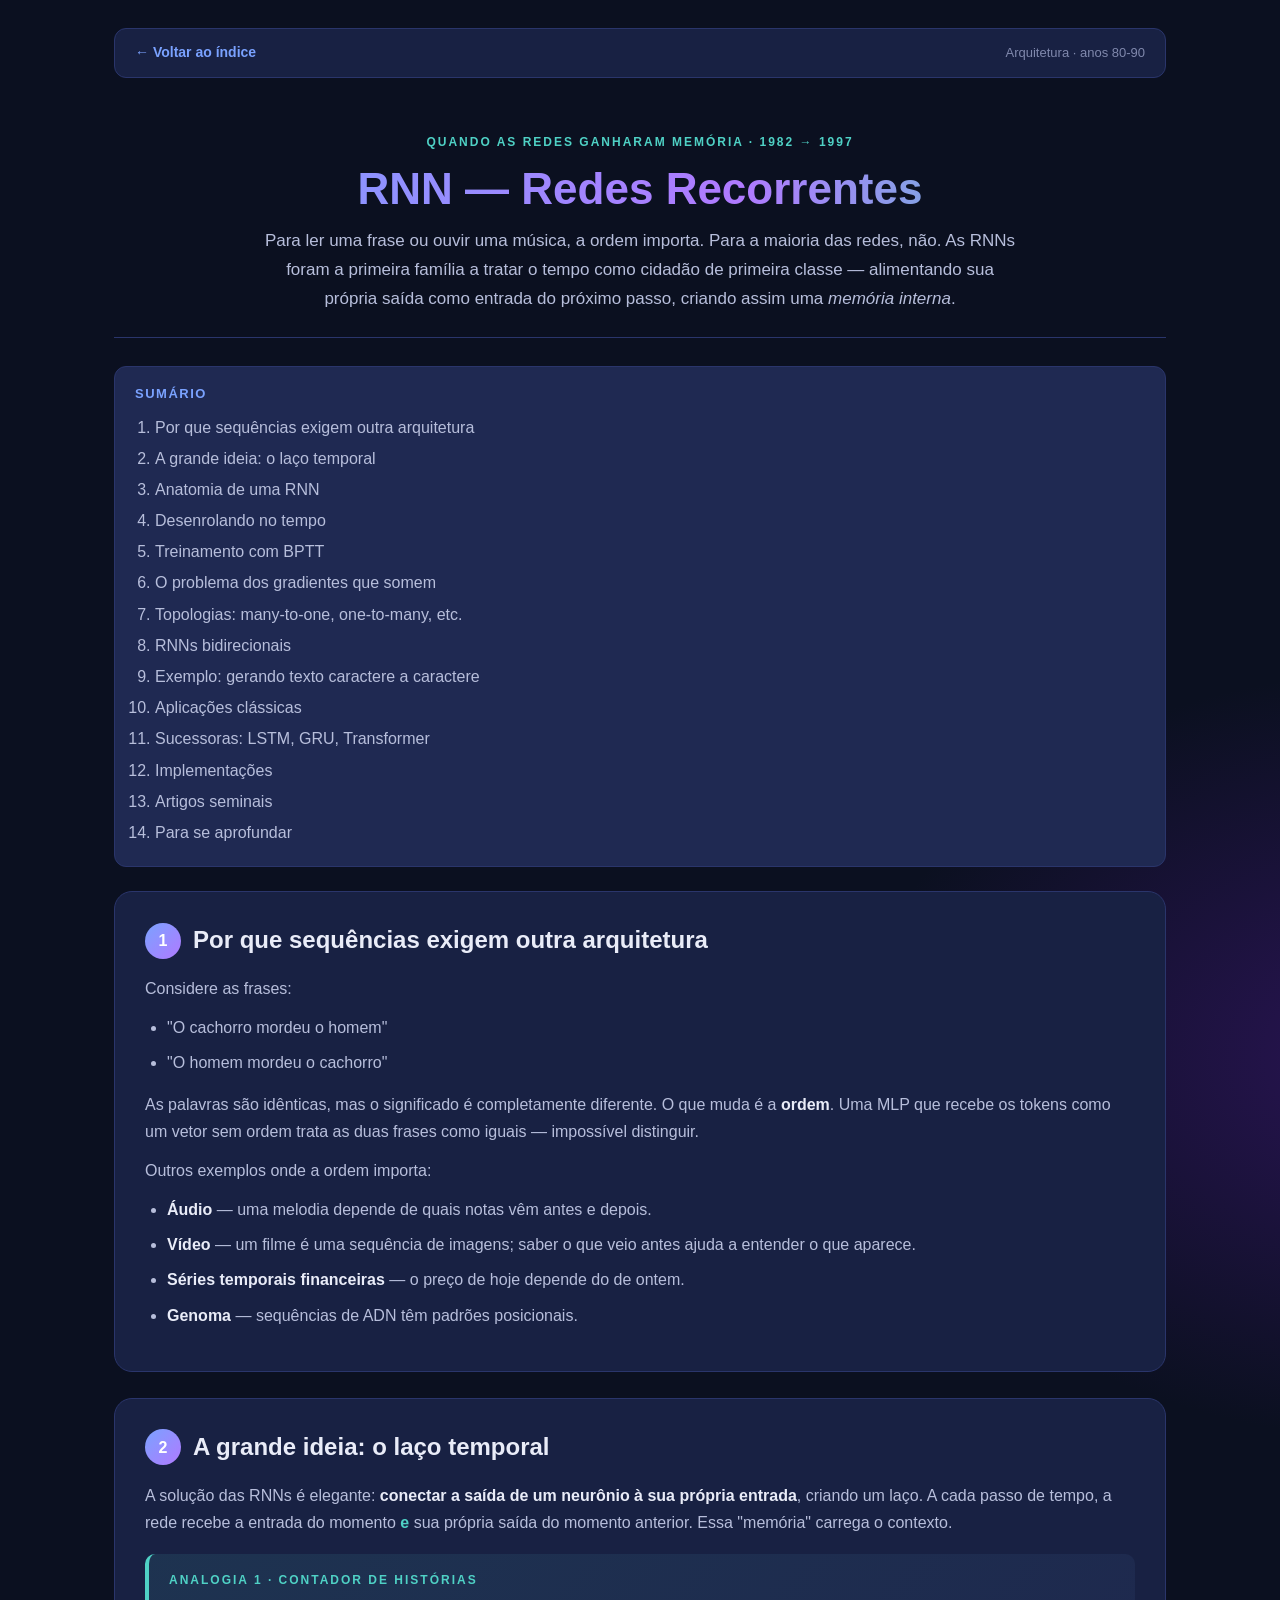
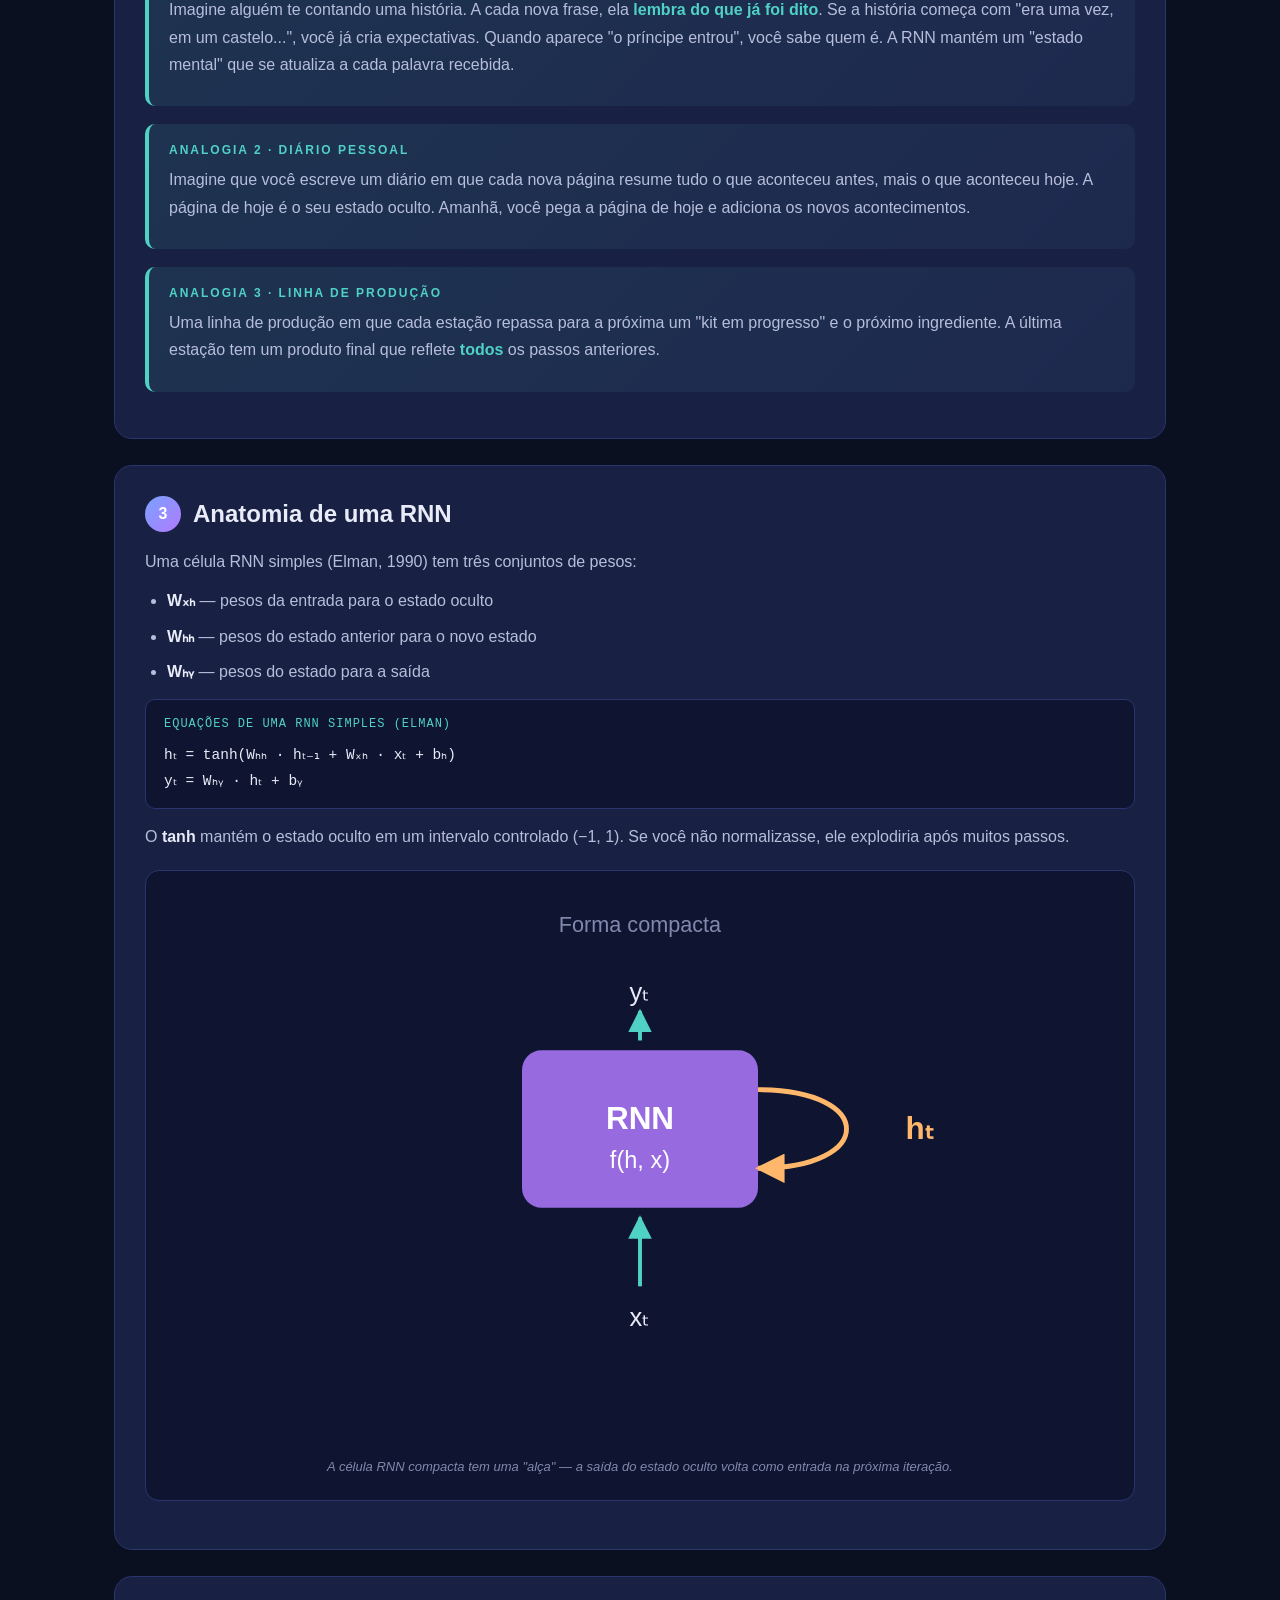
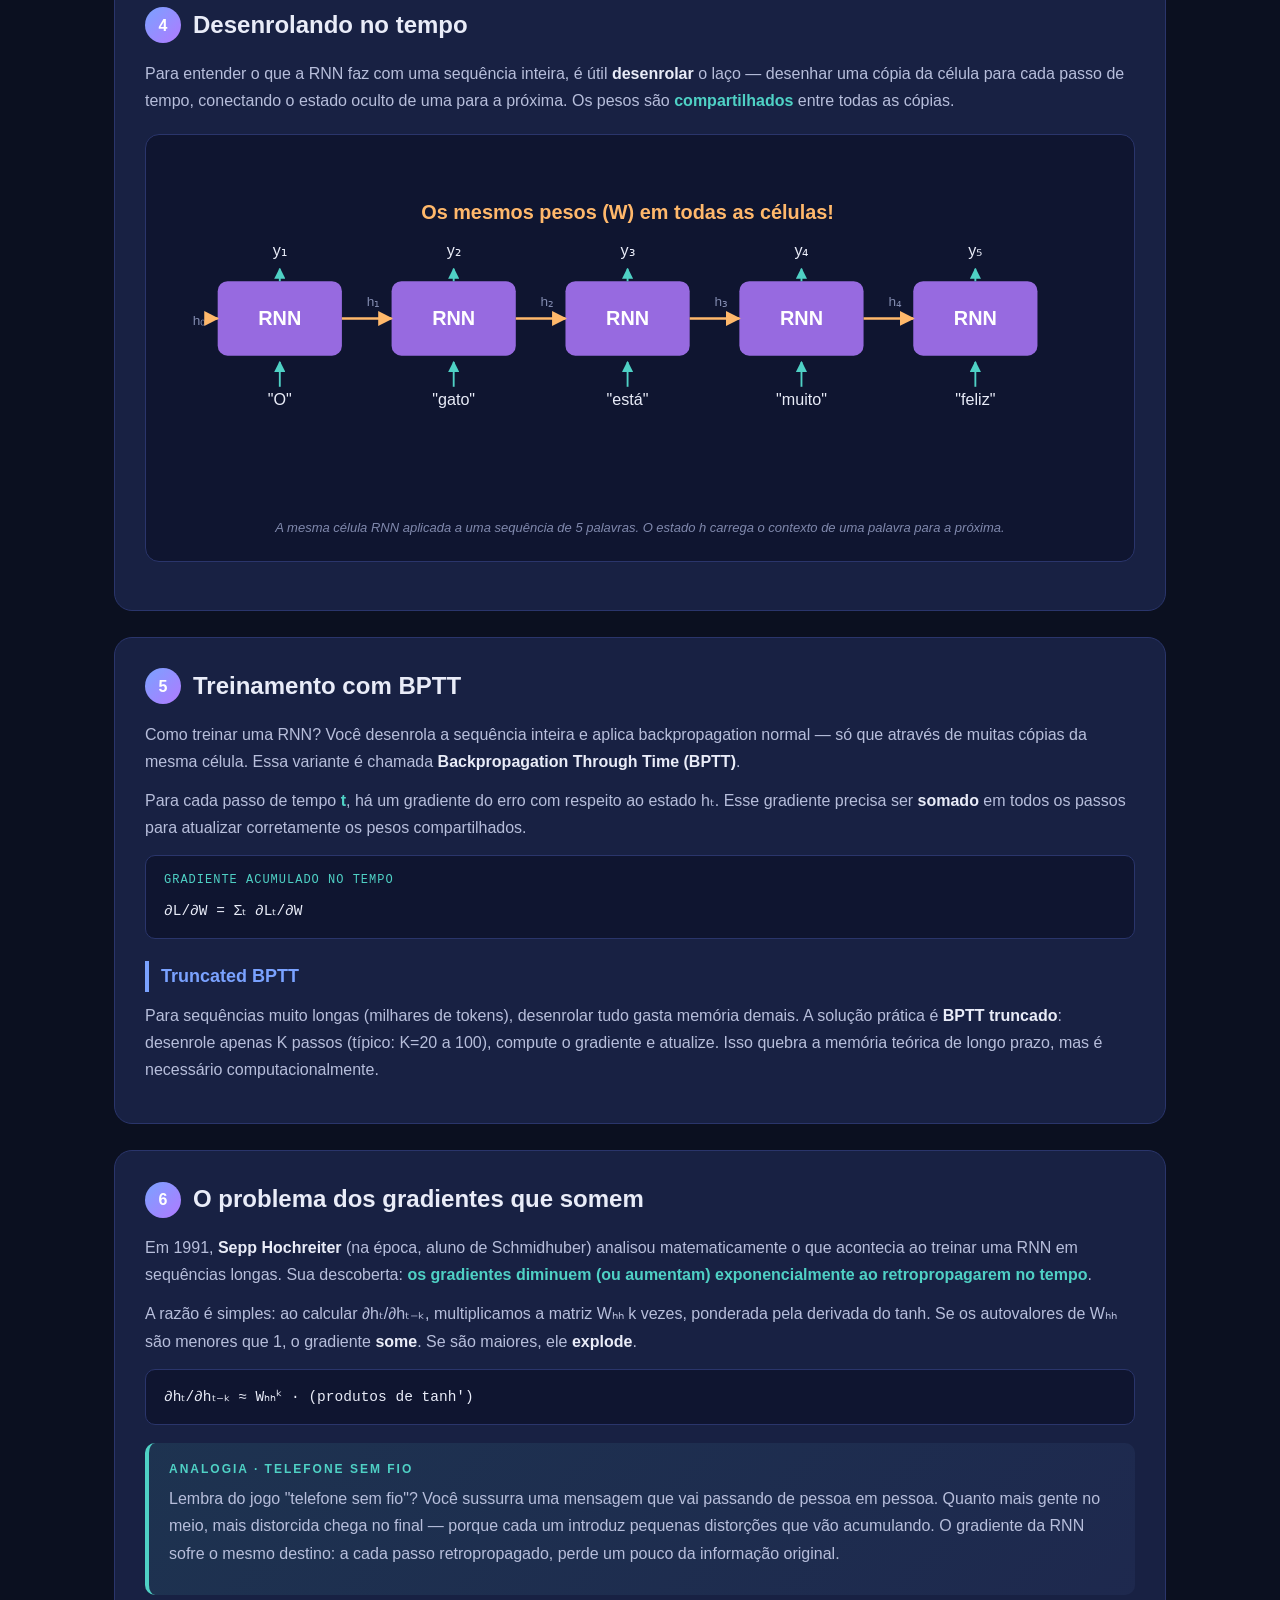
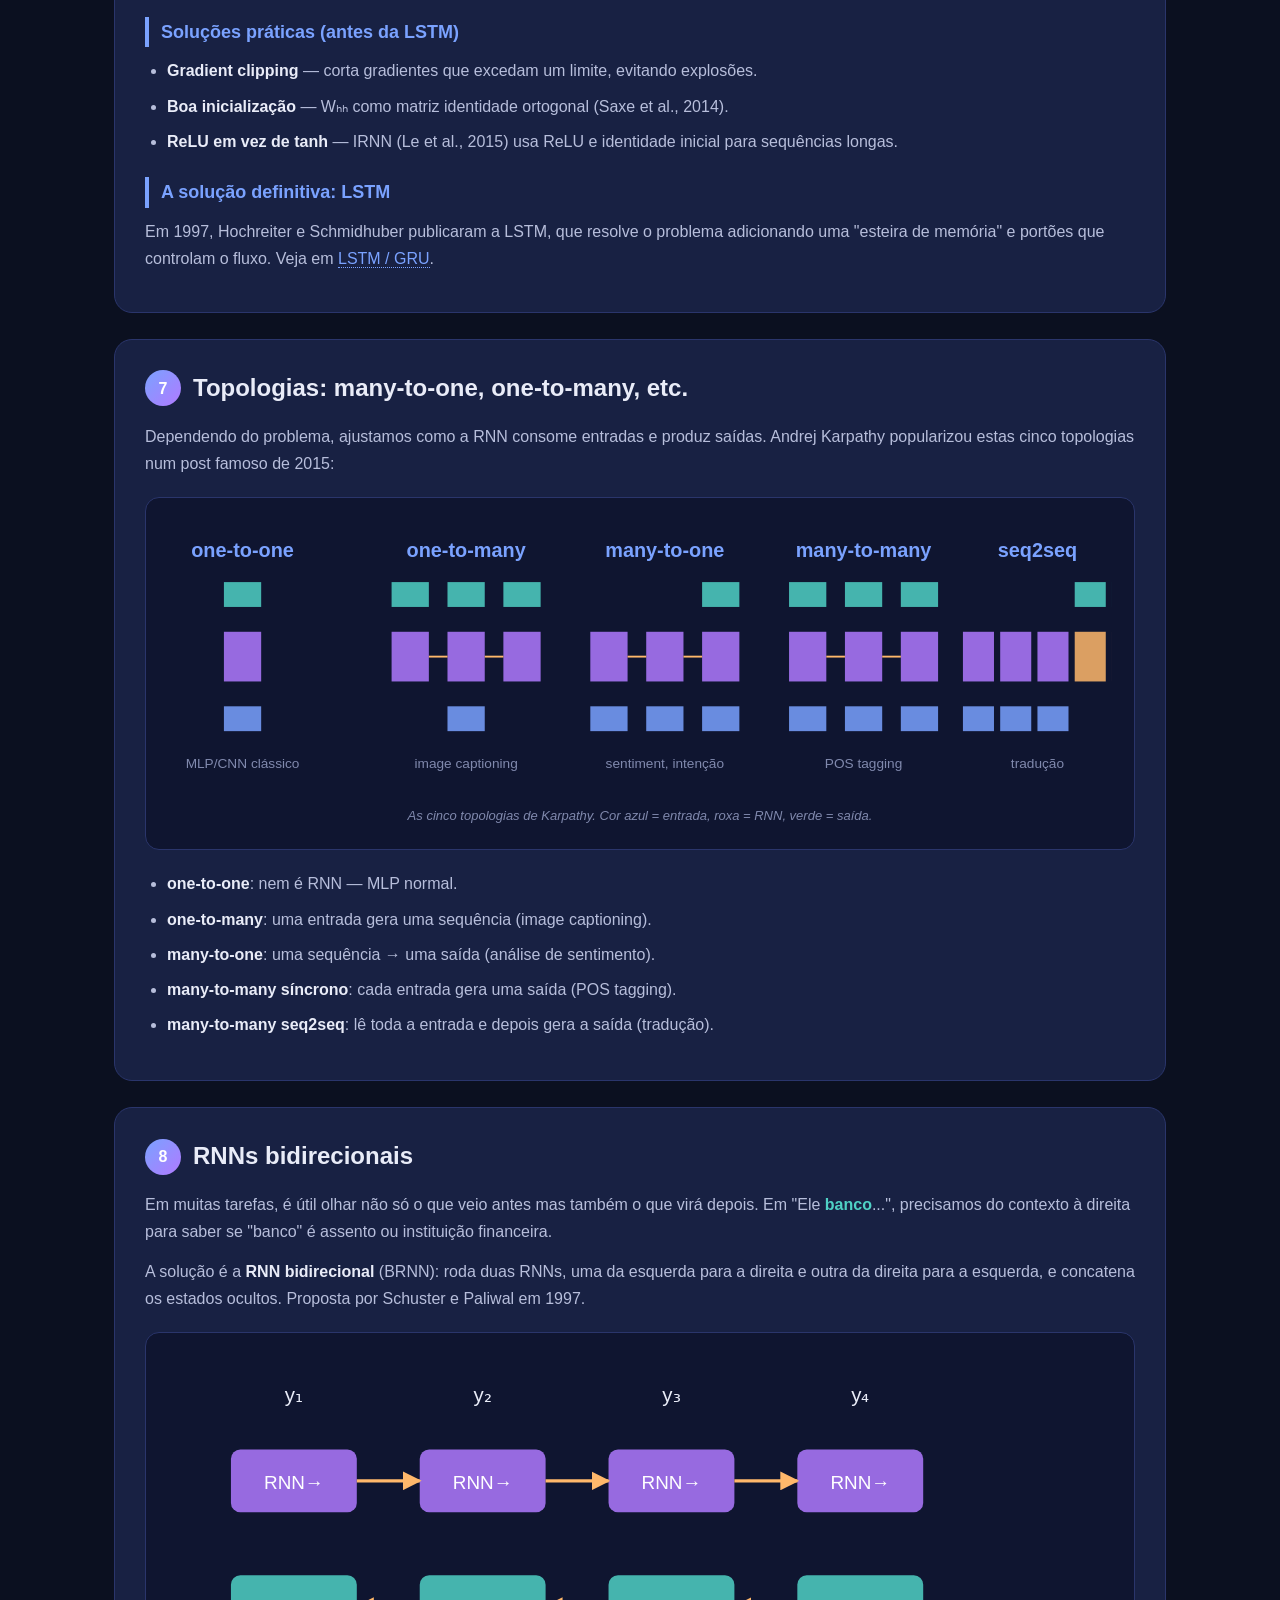
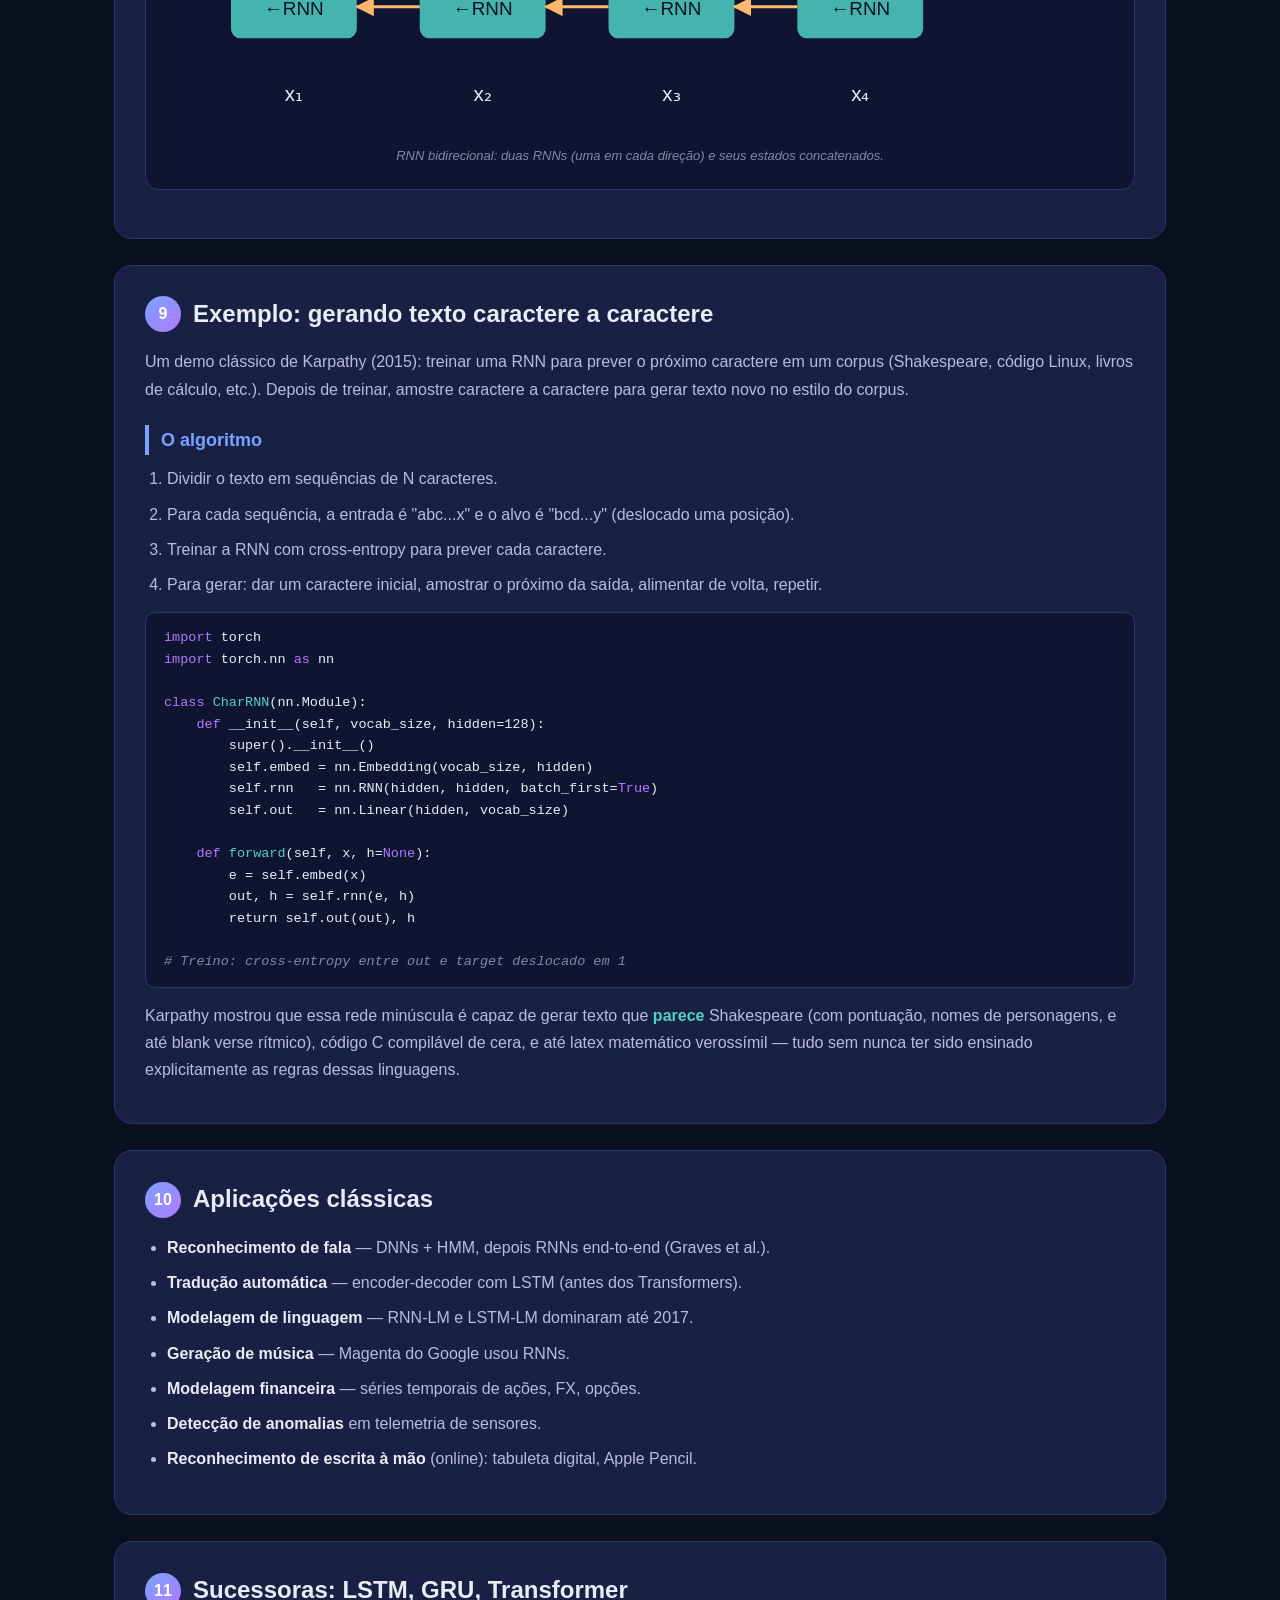
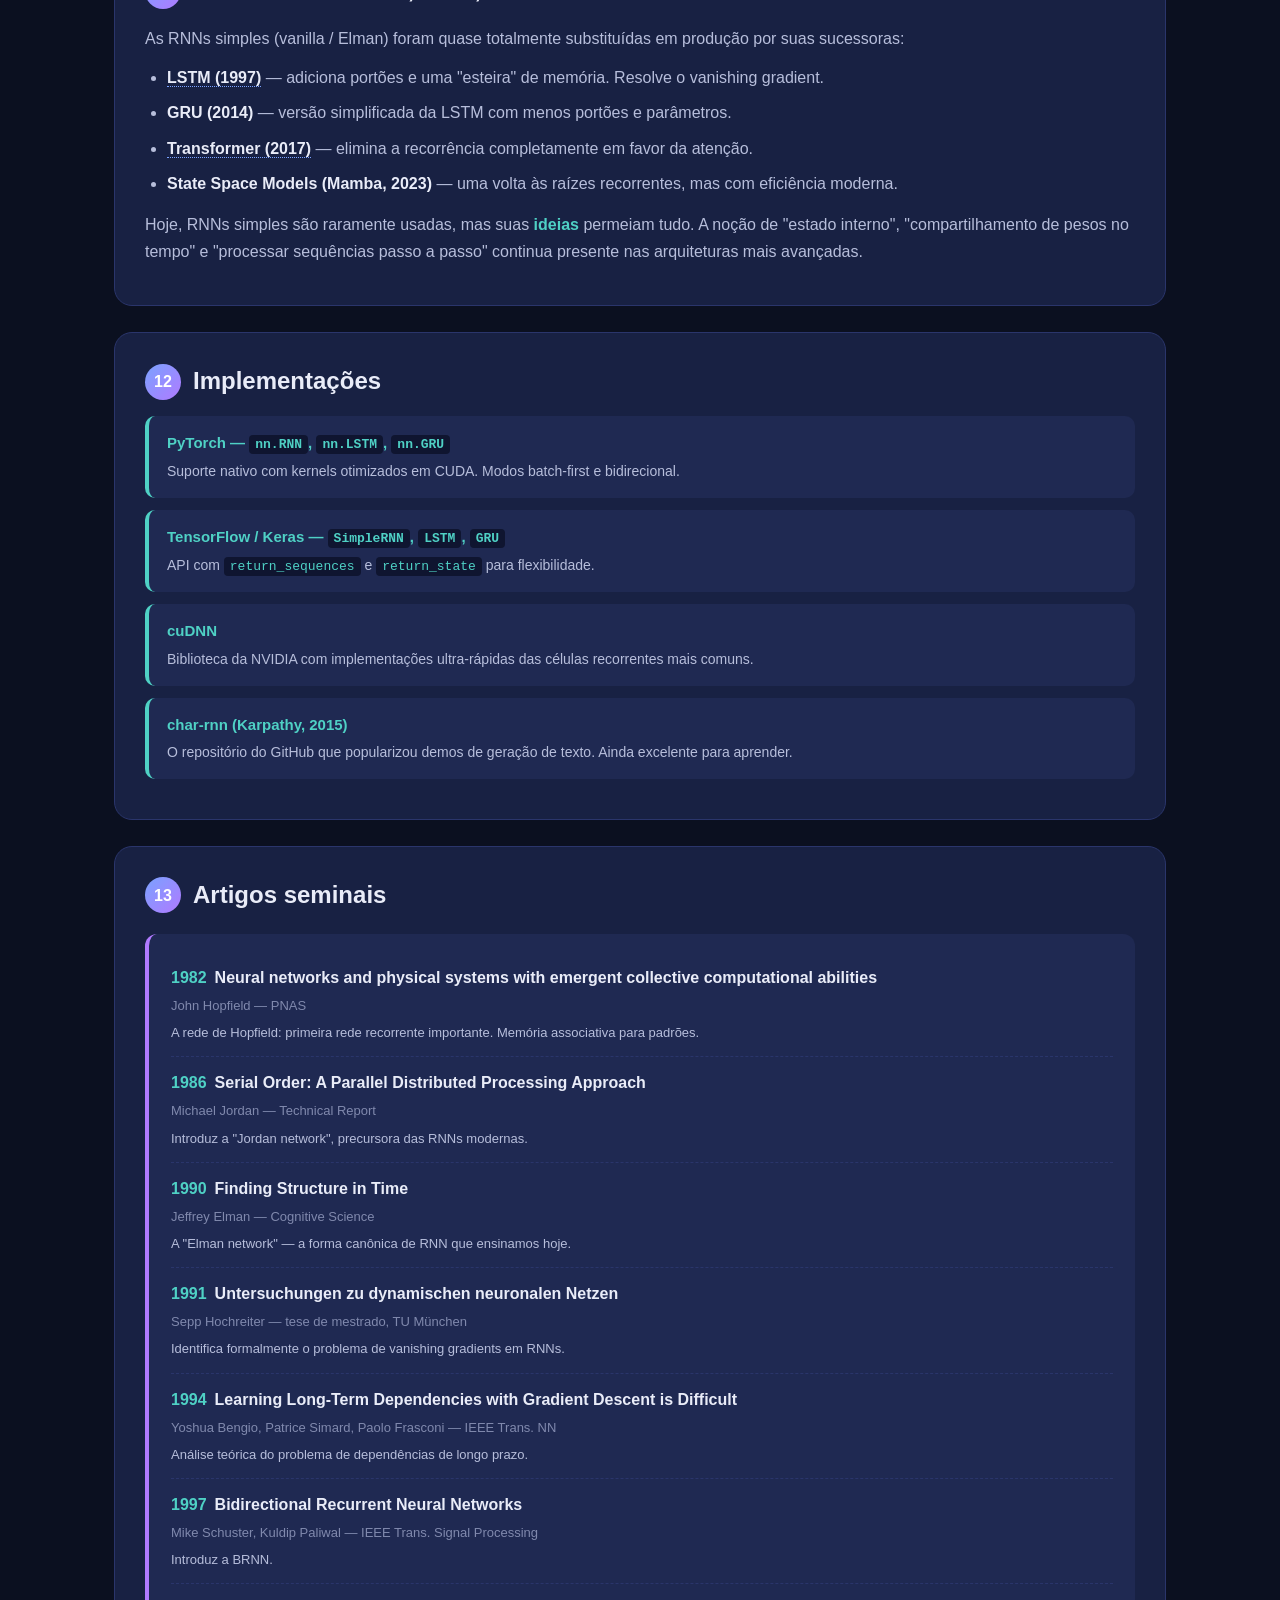
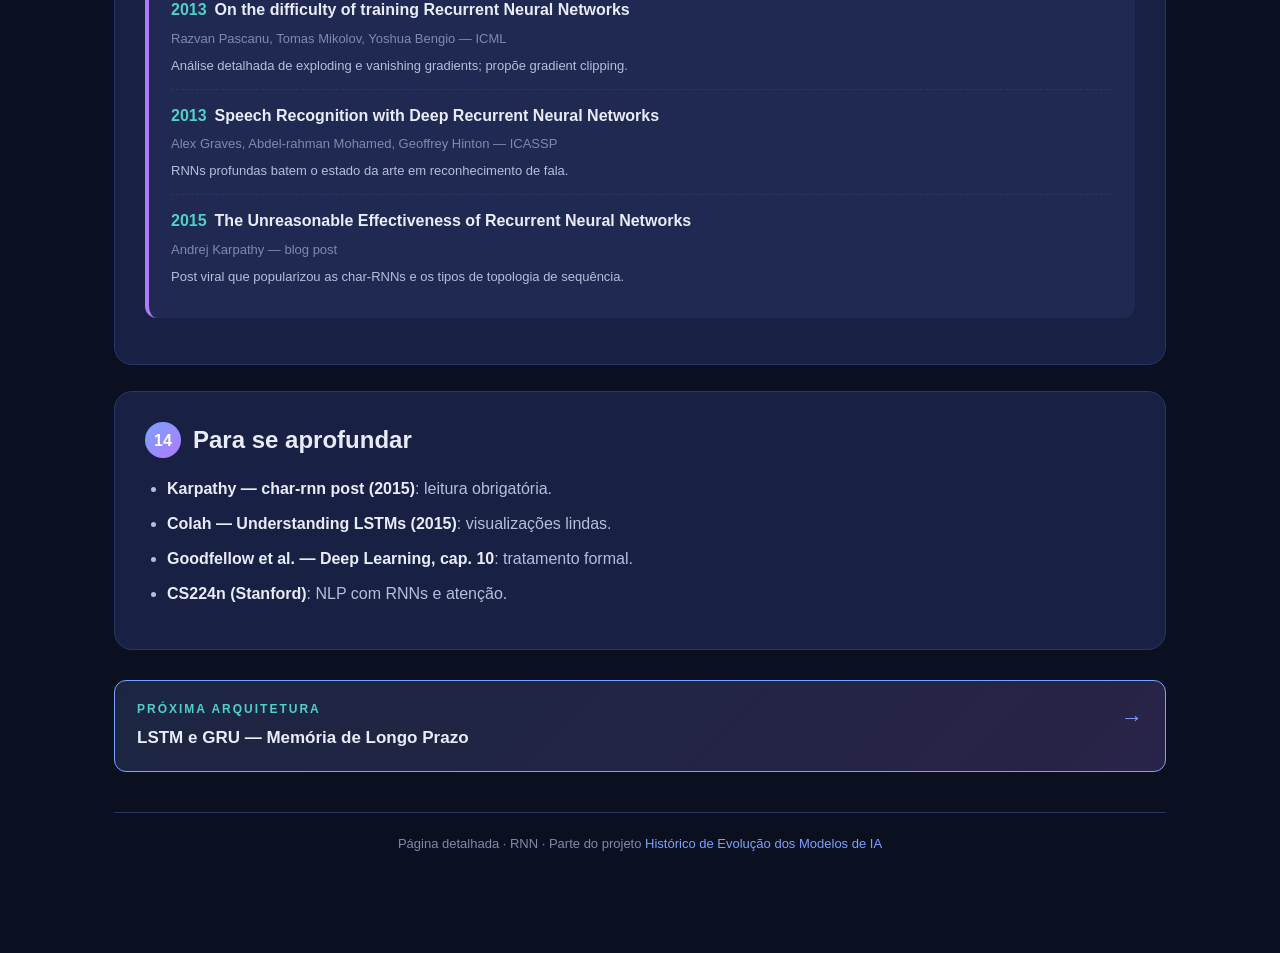
<file: rnn.html>
<!DOCTYPE html>
<html lang="pt-BR">
<head>
<meta charset="UTF-8">
<meta name="viewport" content="width=device-width, initial-scale=1.0">
<title>RNN — Redes Recorrentes — Página Detalhada</title>
<link rel="stylesheet" href="style.css">
</head>
<body>
<div class="wrap">

  <nav class="topnav">
    <a href="index.html">← Voltar ao índice</a>
    <span class="crumbs">Arquitetura · anos 80-90</span>
  </nav>

  <header class="hero">
    <div class="eyebrow">Quando as redes ganharam memória · 1982 → 1997</div>
    <h1>RNN — Redes Recorrentes</h1>
    <p class="lead">
      Para ler uma frase ou ouvir uma música, a ordem importa. Para a maioria
      das redes, não. As RNNs foram a primeira família a tratar o tempo
      como cidadão de primeira classe — alimentando sua própria saída como
      entrada do próximo passo, criando assim uma <em>memória interna</em>.
    </p>
  </header>

  <div class="toc">
    <h4>Sumário</h4>
    <ol>
      <li><a href="#contexto">Por que sequências exigem outra arquitetura</a></li>
      <li><a href="#ideia">A grande ideia: o laço temporal</a></li>
      <li><a href="#anatomia">Anatomia de uma RNN</a></li>
      <li><a href="#desenrolar">Desenrolando no tempo</a></li>
      <li><a href="#bptt">Treinamento com BPTT</a></li>
      <li><a href="#vanishing">O problema dos gradientes que somem</a></li>
      <li><a href="#topologias">Topologias: many-to-one, one-to-many, etc.</a></li>
      <li><a href="#bidirecional">RNNs bidirecionais</a></li>
      <li><a href="#exemplo">Exemplo: gerando texto caractere a caractere</a></li>
      <li><a href="#aplicacoes">Aplicações clássicas</a></li>
      <li><a href="#sucessoras">Sucessoras: LSTM, GRU, Transformer</a></li>
      <li><a href="#impl">Implementações</a></li>
      <li><a href="#artigos">Artigos seminais</a></li>
      <li><a href="#aprofundar">Para se aprofundar</a></li>
    </ol>
  </div>

  <!-- ============ CONTEXTO ============ -->
  <section class="block" id="contexto">
    <h2><span class="num">1</span> Por que sequências exigem outra arquitetura</h2>

    <p>
      Considere as frases:
    </p>
    <ul>
      <li>"O cachorro mordeu o homem"</li>
      <li>"O homem mordeu o cachorro"</li>
    </ul>
    <p>
      As palavras são idênticas, mas o significado é completamente diferente.
      O que muda é a <strong>ordem</strong>. Uma MLP que recebe os tokens como
      um vetor sem ordem trata as duas frases como iguais — impossível distinguir.
    </p>
    <p>
      Outros exemplos onde a ordem importa:
    </p>
    <ul>
      <li><strong>Áudio</strong> — uma melodia depende de quais notas vêm antes e depois.</li>
      <li><strong>Vídeo</strong> — um filme é uma sequência de imagens; saber o que veio antes ajuda a entender o que aparece.</li>
      <li><strong>Séries temporais financeiras</strong> — o preço de hoje depende do de ontem.</li>
      <li><strong>Genoma</strong> — sequências de ADN têm padrões posicionais.</li>
    </ul>
  </section>

  <!-- ============ IDEIA ============ -->
  <section class="block" id="ideia">
    <h2><span class="num">2</span> A grande ideia: o laço temporal</h2>

    <p>
      A solução das RNNs é elegante: <strong>conectar a saída de um neurônio à
      sua própria entrada</strong>, criando um laço. A cada passo de tempo, a
      rede recebe a entrada do momento <em>e</em> sua própria saída do momento
      anterior. Essa "memória" carrega o contexto.
    </p>

    <div class="analogy">
      <span class="tag">Analogia 1 · contador de histórias</span>
      <p>
        Imagine alguém te contando uma história. A cada nova frase, ela
        <em>lembra do que já foi dito</em>. Se a história começa com "era uma
        vez, em um castelo...", você já cria expectativas. Quando aparece "o
        príncipe entrou", você sabe quem é. A RNN mantém um "estado mental"
        que se atualiza a cada palavra recebida.
      </p>
    </div>

    <div class="analogy">
      <span class="tag">Analogia 2 · diário pessoal</span>
      <p>
        Imagine que você escreve um diário em que cada nova página resume tudo
        o que aconteceu antes, mais o que aconteceu hoje. A página de hoje é
        o seu estado oculto. Amanhã, você pega a página de hoje e adiciona os
        novos acontecimentos.
      </p>
    </div>

    <div class="analogy">
      <span class="tag">Analogia 3 · linha de produção</span>
      <p>
        Uma linha de produção em que cada estação repassa para a próxima um
        "kit em progresso" e o próximo ingrediente. A última estação tem um
        produto final que reflete <em>todos</em> os passos anteriores.
      </p>
    </div>
  </section>

  <!-- ============ ANATOMIA ============ -->
  <section class="block" id="anatomia">
    <h2><span class="num">3</span> Anatomia de uma RNN</h2>

    <p>Uma célula RNN simples (Elman, 1990) tem três conjuntos de pesos:</p>
    <ul>
      <li><strong>Wₓₕ</strong> — pesos da entrada para o estado oculto</li>
      <li><strong>Wₕₕ</strong> — pesos do estado anterior para o novo estado</li>
      <li><strong>Wₕᵧ</strong> — pesos do estado para a saída</li>
    </ul>

    <div class="formula">
      <div class="fname">Equações de uma RNN simples (Elman)</div>
      hₜ = tanh(Wₕₕ · hₜ₋₁ + Wₓₕ · xₜ + bₕ)<br>
      yₜ = Wₕᵧ · hₜ + bᵧ
    </div>

    <p>
      O <strong>tanh</strong> mantém o estado oculto em um intervalo controlado
      (−1, 1). Se você não normalizasse, ele explodiria após muitos passos.
    </p>

    <div class="diagram">
      <svg viewBox="0 0 480 280" xmlns="http://www.w3.org/2000/svg">
        <!-- compact RNN -->
        <text x="240" y="20" text-anchor="middle" class="svg-label">Forma compacta</text>
        <rect x="180" y="80" width="120" height="80" rx="10" fill="#b07aff" opacity="0.85"/>
        <text x="240" y="120" text-anchor="middle" fill="#fff" font-weight="700">RNN</text>
        <text x="240" y="140" text-anchor="middle" fill="#fff" font-size="12">f(h, x)</text>

        <!-- entrada -->
        <text x="240" y="220" text-anchor="middle" class="svg-text">xₜ</text>
        <path d="M240 200 L240 165" stroke="#4fd1c5" stroke-width="2" marker-end="url(#arrRC)"/>
        <!-- saída -->
        <text x="240" y="55" text-anchor="middle" class="svg-text">yₜ</text>
        <path d="M240 75 L240 60" stroke="#4fd1c5" stroke-width="2" marker-end="url(#arrRC)"/>

        <!-- loop -->
        <path d="M300 100 C 360 100, 360 140, 300 140" stroke="#ffb86b" stroke-width="2.5" fill="none" marker-end="url(#arrRC2)"/>
        <text x="375" y="125" fill="#ffb86b" font-weight="700">hₜ</text>

        <defs>
          <marker id="arrRC" viewBox="0 0 10 10" refX="9" refY="5" markerWidth="6" markerHeight="6" orient="auto"><path d="M0 0 L10 5 L0 10 z" fill="#4fd1c5"/></marker>
          <marker id="arrRC2" viewBox="0 0 10 10" refX="9" refY="5" markerWidth="6" markerHeight="6" orient="auto"><path d="M0 0 L10 5 L0 10 z" fill="#ffb86b"/></marker>
        </defs>
      </svg>
      <div class="caption">A célula RNN compacta tem uma "alça" — a saída do estado oculto volta como entrada na próxima iteração.</div>
    </div>
  </section>

  <!-- ============ DESENROLAR ============ -->
  <section class="block" id="desenrolar">
    <h2><span class="num">4</span> Desenrolando no tempo</h2>

    <p>
      Para entender o que a RNN faz com uma sequência inteira, é útil
      <strong>desenrolar</strong> o laço — desenhar uma cópia da célula para
      cada passo de tempo, conectando o estado oculto de uma para a próxima.
      Os pesos são <em>compartilhados</em> entre todas as cópias.
    </p>

    <div class="diagram">
      <svg viewBox="0 0 760 280" xmlns="http://www.w3.org/2000/svg">
        <!-- células -->
        <rect x="40"  y="100" width="100" height="60" rx="8" fill="#b07aff" opacity="0.85"/>
        <text x="90"  y="135" text-anchor="middle" fill="#fff" font-weight="700">RNN</text>
        <rect x="180" y="100" width="100" height="60" rx="8" fill="#b07aff" opacity="0.85"/>
        <text x="230" y="135" text-anchor="middle" fill="#fff" font-weight="700">RNN</text>
        <rect x="320" y="100" width="100" height="60" rx="8" fill="#b07aff" opacity="0.85"/>
        <text x="370" y="135" text-anchor="middle" fill="#fff" font-weight="700">RNN</text>
        <rect x="460" y="100" width="100" height="60" rx="8" fill="#b07aff" opacity="0.85"/>
        <text x="510" y="135" text-anchor="middle" fill="#fff" font-weight="700">RNN</text>
        <rect x="600" y="100" width="100" height="60" rx="8" fill="#b07aff" opacity="0.85"/>
        <text x="650" y="135" text-anchor="middle" fill="#fff" font-weight="700">RNN</text>

        <!-- pesos compartilhados -->
        <text x="370" y="50" text-anchor="middle" fill="#ffb86b" font-weight="700">Os mesmos pesos (W) em todas as células!</text>

        <!-- estado horizontal -->
        <path d="M140 130 L180 130" stroke="#ffb86b" stroke-width="2" marker-end="url(#arrUR)"/>
        <path d="M280 130 L320 130" stroke="#ffb86b" stroke-width="2" marker-end="url(#arrUR)"/>
        <path d="M420 130 L460 130" stroke="#ffb86b" stroke-width="2" marker-end="url(#arrUR)"/>
        <path d="M560 130 L600 130" stroke="#ffb86b" stroke-width="2" marker-end="url(#arrUR)"/>
        <text x="160" y="120" fill="#ffb86b" class="svg-label">h₁</text>
        <text x="300" y="120" fill="#ffb86b" class="svg-label">h₂</text>
        <text x="440" y="120" fill="#ffb86b" class="svg-label">h₃</text>
        <text x="580" y="120" fill="#ffb86b" class="svg-label">h₄</text>

        <!-- entradas -->
        <text x="90"  y="200" text-anchor="middle" class="svg-text">"O"</text>
        <text x="230" y="200" text-anchor="middle" class="svg-text">"gato"</text>
        <text x="370" y="200" text-anchor="middle" class="svg-text">"está"</text>
        <text x="510" y="200" text-anchor="middle" class="svg-text">"muito"</text>
        <text x="650" y="200" text-anchor="middle" class="svg-text">"feliz"</text>
        <path d="M90  185 L90  165" stroke="#4fd1c5" stroke-width="1.5" marker-end="url(#arrUR2)"/>
        <path d="M230 185 L230 165" stroke="#4fd1c5" stroke-width="1.5" marker-end="url(#arrUR2)"/>
        <path d="M370 185 L370 165" stroke="#4fd1c5" stroke-width="1.5" marker-end="url(#arrUR2)"/>
        <path d="M510 185 L510 165" stroke="#4fd1c5" stroke-width="1.5" marker-end="url(#arrUR2)"/>
        <path d="M650 185 L650 165" stroke="#4fd1c5" stroke-width="1.5" marker-end="url(#arrUR2)"/>

        <!-- saídas -->
        <text x="90"  y="80" text-anchor="middle" class="svg-text">y₁</text>
        <text x="230" y="80" text-anchor="middle" class="svg-text">y₂</text>
        <text x="370" y="80" text-anchor="middle" class="svg-text">y₃</text>
        <text x="510" y="80" text-anchor="middle" class="svg-text">y₄</text>
        <text x="650" y="80" text-anchor="middle" class="svg-text">y₅</text>
        <path d="M90  100 L90  90"  stroke="#4fd1c5" stroke-width="1.5" marker-end="url(#arrUR2)"/>
        <path d="M230 100 L230 90"  stroke="#4fd1c5" stroke-width="1.5" marker-end="url(#arrUR2)"/>
        <path d="M370 100 L370 90"  stroke="#4fd1c5" stroke-width="1.5" marker-end="url(#arrUR2)"/>
        <path d="M510 100 L510 90"  stroke="#4fd1c5" stroke-width="1.5" marker-end="url(#arrUR2)"/>
        <path d="M650 100 L650 90"  stroke="#4fd1c5" stroke-width="1.5" marker-end="url(#arrUR2)"/>

        <!-- inicial h0 -->
        <text x="20" y="135" fill="#ffb86b" class="svg-label">h₀</text>
        <path d="M30 130 L40 130" stroke="#ffb86b" stroke-width="2" marker-end="url(#arrUR)"/>

        <defs>
          <marker id="arrUR"  viewBox="0 0 10 10" refX="9" refY="5" markerWidth="6" markerHeight="6" orient="auto"><path d="M0 0 L10 5 L0 10 z" fill="#ffb86b"/></marker>
          <marker id="arrUR2" viewBox="0 0 10 10" refX="9" refY="5" markerWidth="6" markerHeight="6" orient="auto"><path d="M0 0 L10 5 L0 10 z" fill="#4fd1c5"/></marker>
        </defs>
      </svg>
      <div class="caption">A mesma célula RNN aplicada a uma sequência de 5 palavras. O estado h carrega o contexto de uma palavra para a próxima.</div>
    </div>
  </section>

  <!-- ============ BPTT ============ -->
  <section class="block" id="bptt">
    <h2><span class="num">5</span> Treinamento com BPTT</h2>

    <p>
      Como treinar uma RNN? Você desenrola a sequência inteira e aplica
      backpropagation normal — só que através de muitas cópias da mesma célula.
      Essa variante é chamada <strong>Backpropagation Through Time (BPTT)</strong>.
    </p>

    <p>
      Para cada passo de tempo <em>t</em>, há um gradiente do erro com respeito
      ao estado hₜ. Esse gradiente precisa ser <strong>somado</strong> em todos
      os passos para atualizar corretamente os pesos compartilhados.
    </p>

    <div class="formula">
      <div class="fname">Gradiente acumulado no tempo</div>
      ∂L/∂W = Σₜ ∂Lₜ/∂W
    </div>

    <h3>Truncated BPTT</h3>
    <p>
      Para sequências muito longas (milhares de tokens), desenrolar tudo gasta
      memória demais. A solução prática é <strong>BPTT truncado</strong>:
      desenrole apenas K passos (típico: K=20 a 100), compute o gradiente e
      atualize. Isso quebra a memória teórica de longo prazo, mas é necessário
      computacionalmente.
    </p>
  </section>

  <!-- ============ VANISHING ============ -->
  <section class="block" id="vanishing">
    <h2><span class="num">6</span> O problema dos gradientes que somem</h2>

    <p>
      Em 1991, <strong>Sepp Hochreiter</strong> (na época, aluno de Schmidhuber)
      analisou matematicamente o que acontecia ao treinar uma RNN em sequências
      longas. Sua descoberta: <em>os gradientes diminuem (ou aumentam) exponencialmente
      ao retropropagarem no tempo</em>.
    </p>

    <p>
      A razão é simples: ao calcular ∂hₜ/∂hₜ₋ₖ, multiplicamos a matriz Wₕₕ k vezes,
      ponderada pela derivada do tanh. Se os autovalores de Wₕₕ são menores que 1,
      o gradiente <strong>some</strong>. Se são maiores, ele <strong>explode</strong>.
    </p>

    <div class="formula">
      ∂hₜ/∂hₜ₋ₖ ≈ Wₕₕᵏ · (produtos de tanh')
    </div>

    <div class="analogy">
      <span class="tag">Analogia · telefone sem fio</span>
      <p>
        Lembra do jogo "telefone sem fio"? Você sussurra uma mensagem que vai
        passando de pessoa em pessoa. Quanto mais gente no meio, mais distorcida
        chega no final — porque cada um introduz pequenas distorções que vão
        acumulando. O gradiente da RNN sofre o mesmo destino: a cada passo
        retropropagado, perde um pouco da informação original.
      </p>
    </div>

    <h3>Soluções práticas (antes da LSTM)</h3>
    <ul>
      <li><strong>Gradient clipping</strong> — corta gradientes que excedam um limite, evitando explosões.</li>
      <li><strong>Boa inicialização</strong> — Wₕₕ como matriz identidade ortogonal (Saxe et al., 2014).</li>
      <li><strong>ReLU em vez de tanh</strong> — IRNN (Le et al., 2015) usa ReLU e identidade inicial para sequências longas.</li>
    </ul>

    <h3>A solução definitiva: LSTM</h3>
    <p>
      Em 1997, Hochreiter e Schmidhuber publicaram a LSTM, que resolve o problema
      adicionando uma "esteira de memória" e portões que controlam o fluxo. Veja
      em <a href="lstm.html">LSTM / GRU</a>.
    </p>
  </section>

  <!-- ============ TOPOLOGIAS ============ -->
  <section class="block" id="topologias">
    <h2><span class="num">7</span> Topologias: many-to-one, one-to-many, etc.</h2>

    <p>
      Dependendo do problema, ajustamos como a RNN consome entradas e produz
      saídas. Andrej Karpathy popularizou estas cinco topologias num post famoso
      de 2015:
    </p>

    <div class="diagram">
      <svg viewBox="0 0 760 220" xmlns="http://www.w3.org/2000/svg">
        <!-- One-to-one -->
        <g transform="translate(10,30)">
          <text x="50" y="0" text-anchor="middle" fill="#7aa2ff" font-weight="700">one-to-one</text>
          <rect x="35" y="60" width="30" height="40" fill="#b07aff" opacity="0.85"/>
          <rect x="35" y="20" width="30" height="20" fill="#4fd1c5" opacity="0.85"/>
          <rect x="35" y="120" width="30" height="20" fill="#7aa2ff" opacity="0.85"/>
          <text x="50" y="170" text-anchor="middle" class="svg-label">MLP/CNN clássico</text>
        </g>
        <!-- One-to-many -->
        <g transform="translate(160,30)">
          <text x="80" y="0" text-anchor="middle" fill="#7aa2ff" font-weight="700">one-to-many</text>
          <rect x="65" y="120" width="30" height="20" fill="#7aa2ff" opacity="0.85"/>
          <rect x="20" y="60" width="30" height="40" fill="#b07aff" opacity="0.85"/>
          <rect x="65" y="60" width="30" height="40" fill="#b07aff" opacity="0.85"/>
          <rect x="110" y="60" width="30" height="40" fill="#b07aff" opacity="0.85"/>
          <rect x="20" y="20" width="30" height="20" fill="#4fd1c5" opacity="0.85"/>
          <rect x="65" y="20" width="30" height="20" fill="#4fd1c5" opacity="0.85"/>
          <rect x="110" y="20" width="30" height="20" fill="#4fd1c5" opacity="0.85"/>
          <line x1="50" y1="80" x2="65" y2="80" stroke="#ffb86b" stroke-width="1.5"/>
          <line x1="95" y1="80" x2="110" y2="80" stroke="#ffb86b" stroke-width="1.5"/>
          <text x="80" y="170" text-anchor="middle" class="svg-label">image captioning</text>
        </g>
        <!-- Many-to-one -->
        <g transform="translate(320,30)">
          <text x="80" y="0" text-anchor="middle" fill="#7aa2ff" font-weight="700">many-to-one</text>
          <rect x="110" y="20" width="30" height="20" fill="#4fd1c5" opacity="0.85"/>
          <rect x="20" y="60" width="30" height="40" fill="#b07aff" opacity="0.85"/>
          <rect x="65" y="60" width="30" height="40" fill="#b07aff" opacity="0.85"/>
          <rect x="110" y="60" width="30" height="40" fill="#b07aff" opacity="0.85"/>
          <rect x="20" y="120" width="30" height="20" fill="#7aa2ff" opacity="0.85"/>
          <rect x="65" y="120" width="30" height="20" fill="#7aa2ff" opacity="0.85"/>
          <rect x="110" y="120" width="30" height="20" fill="#7aa2ff" opacity="0.85"/>
          <line x1="50" y1="80" x2="65" y2="80" stroke="#ffb86b" stroke-width="1.5"/>
          <line x1="95" y1="80" x2="110" y2="80" stroke="#ffb86b" stroke-width="1.5"/>
          <text x="80" y="170" text-anchor="middle" class="svg-label">sentiment, intenção</text>
        </g>
        <!-- Many-to-many sync -->
        <g transform="translate(480,30)">
          <text x="80" y="0" text-anchor="middle" fill="#7aa2ff" font-weight="700">many-to-many</text>
          <rect x="20" y="20" width="30" height="20" fill="#4fd1c5" opacity="0.85"/>
          <rect x="65" y="20" width="30" height="20" fill="#4fd1c5" opacity="0.85"/>
          <rect x="110" y="20" width="30" height="20" fill="#4fd1c5" opacity="0.85"/>
          <rect x="20" y="60" width="30" height="40" fill="#b07aff" opacity="0.85"/>
          <rect x="65" y="60" width="30" height="40" fill="#b07aff" opacity="0.85"/>
          <rect x="110" y="60" width="30" height="40" fill="#b07aff" opacity="0.85"/>
          <rect x="20" y="120" width="30" height="20" fill="#7aa2ff" opacity="0.85"/>
          <rect x="65" y="120" width="30" height="20" fill="#7aa2ff" opacity="0.85"/>
          <rect x="110" y="120" width="30" height="20" fill="#7aa2ff" opacity="0.85"/>
          <line x1="50" y1="80" x2="65" y2="80" stroke="#ffb86b" stroke-width="1.5"/>
          <line x1="95" y1="80" x2="110" y2="80" stroke="#ffb86b" stroke-width="1.5"/>
          <text x="80" y="170" text-anchor="middle" class="svg-label">POS tagging</text>
        </g>
        <!-- Many-to-many seq2seq -->
        <g transform="translate(640,30)">
          <text x="60" y="0" text-anchor="middle" fill="#7aa2ff" font-weight="700">seq2seq</text>
          <rect x="0"  y="60" width="25" height="40" fill="#b07aff" opacity="0.85"/>
          <rect x="30" y="60" width="25" height="40" fill="#b07aff" opacity="0.85"/>
          <rect x="60" y="60" width="25" height="40" fill="#b07aff" opacity="0.85"/>
          <rect x="90" y="60" width="25" height="40" fill="#ffb86b" opacity="0.85"/>
          <rect x="120" y="60" width="25" height="40" fill="#ffb86b" opacity="0.85"/>
          <rect x="0"  y="120" width="25" height="20" fill="#7aa2ff" opacity="0.85"/>
          <rect x="30" y="120" width="25" height="20" fill="#7aa2ff" opacity="0.85"/>
          <rect x="60" y="120" width="25" height="20" fill="#7aa2ff" opacity="0.85"/>
          <rect x="90"  y="20" width="25" height="20" fill="#4fd1c5" opacity="0.85"/>
          <rect x="120" y="20" width="25" height="20" fill="#4fd1c5" opacity="0.85"/>
          <text x="60" y="170" text-anchor="middle" class="svg-label">tradução</text>
        </g>
      </svg>
      <div class="caption">As cinco topologias de Karpathy. Cor azul = entrada, roxa = RNN, verde = saída.</div>
    </div>

    <ul>
      <li><strong>one-to-one</strong>: nem é RNN — MLP normal.</li>
      <li><strong>one-to-many</strong>: uma entrada gera uma sequência (image captioning).</li>
      <li><strong>many-to-one</strong>: uma sequência → uma saída (análise de sentimento).</li>
      <li><strong>many-to-many síncrono</strong>: cada entrada gera uma saída (POS tagging).</li>
      <li><strong>many-to-many seq2seq</strong>: lê toda a entrada e depois gera a saída (tradução).</li>
    </ul>
  </section>

  <!-- ============ BIDIRECIONAL ============ -->
  <section class="block" id="bidirecional">
    <h2><span class="num">8</span> RNNs bidirecionais</h2>

    <p>
      Em muitas tarefas, é útil olhar não só o que veio antes mas também o que
      virá depois. Em "Ele <em>banco</em>...", precisamos do contexto à direita
      para saber se "banco" é assento ou instituição financeira.
    </p>

    <p>
      A solução é a <strong>RNN bidirecional</strong> (BRNN): roda duas RNNs,
      uma da esquerda para a direita e outra da direita para a esquerda, e
      concatena os estados ocultos. Proposta por Schuster e Paliwal em 1997.
    </p>

    <div class="diagram">
      <svg viewBox="0 0 600 240" xmlns="http://www.w3.org/2000/svg">
        <!-- Forward -->
        <rect x="40"  y="60" width="80" height="40" rx="6" fill="#b07aff" opacity="0.85"/>
        <rect x="160" y="60" width="80" height="40" rx="6" fill="#b07aff" opacity="0.85"/>
        <rect x="280" y="60" width="80" height="40" rx="6" fill="#b07aff" opacity="0.85"/>
        <rect x="400" y="60" width="80" height="40" rx="6" fill="#b07aff" opacity="0.85"/>
        <text x="80"  y="85" text-anchor="middle" fill="#fff" font-size="12">RNN→</text>
        <text x="200" y="85" text-anchor="middle" fill="#fff" font-size="12">RNN→</text>
        <text x="320" y="85" text-anchor="middle" fill="#fff" font-size="12">RNN→</text>
        <text x="440" y="85" text-anchor="middle" fill="#fff" font-size="12">RNN→</text>
        <path d="M120 80 L160 80" stroke="#ffb86b" stroke-width="2" marker-end="url(#arrBF)"/>
        <path d="M240 80 L280 80" stroke="#ffb86b" stroke-width="2" marker-end="url(#arrBF)"/>
        <path d="M360 80 L400 80" stroke="#ffb86b" stroke-width="2" marker-end="url(#arrBF)"/>

        <!-- Backward -->
        <rect x="40"  y="140" width="80" height="40" rx="6" fill="#4fd1c5" opacity="0.85"/>
        <rect x="160" y="140" width="80" height="40" rx="6" fill="#4fd1c5" opacity="0.85"/>
        <rect x="280" y="140" width="80" height="40" rx="6" fill="#4fd1c5" opacity="0.85"/>
        <rect x="400" y="140" width="80" height="40" rx="6" fill="#4fd1c5" opacity="0.85"/>
        <text x="80"  y="165" text-anchor="middle" fill="#0b1020" font-size="12">←RNN</text>
        <text x="200" y="165" text-anchor="middle" fill="#0b1020" font-size="12">←RNN</text>
        <text x="320" y="165" text-anchor="middle" fill="#0b1020" font-size="12">←RNN</text>
        <text x="440" y="165" text-anchor="middle" fill="#0b1020" font-size="12">←RNN</text>
        <path d="M400 160 L360 160" stroke="#ffb86b" stroke-width="2" marker-end="url(#arrBF)"/>
        <path d="M280 160 L240 160" stroke="#ffb86b" stroke-width="2" marker-end="url(#arrBF)"/>
        <path d="M160 160 L120 160" stroke="#ffb86b" stroke-width="2" marker-end="url(#arrBF)"/>

        <!-- saídas concatenadas -->
        <text x="80"  y="30" text-anchor="middle" class="svg-text">y₁</text>
        <text x="200" y="30" text-anchor="middle" class="svg-text">y₂</text>
        <text x="320" y="30" text-anchor="middle" class="svg-text">y₃</text>
        <text x="440" y="30" text-anchor="middle" class="svg-text">y₄</text>

        <!-- entradas -->
        <text x="80"  y="220" text-anchor="middle" class="svg-text">x₁</text>
        <text x="200" y="220" text-anchor="middle" class="svg-text">x₂</text>
        <text x="320" y="220" text-anchor="middle" class="svg-text">x₃</text>
        <text x="440" y="220" text-anchor="middle" class="svg-text">x₄</text>

        <defs>
          <marker id="arrBF" viewBox="0 0 10 10" refX="9" refY="5" markerWidth="6" markerHeight="6" orient="auto"><path d="M0 0 L10 5 L0 10 z" fill="#ffb86b"/></marker>
        </defs>
      </svg>
      <div class="caption">RNN bidirecional: duas RNNs (uma em cada direção) e seus estados concatenados.</div>
    </div>
  </section>

  <!-- ============ EXEMPLO ============ -->
  <section class="block" id="exemplo">
    <h2><span class="num">9</span> Exemplo: gerando texto caractere a caractere</h2>

    <p>
      Um demo clássico de Karpathy (2015): treinar uma RNN para prever o próximo
      caractere em um corpus (Shakespeare, código Linux, livros de cálculo,
      etc.). Depois de treinar, amostre caractere a caractere para gerar texto
      novo no estilo do corpus.
    </p>

    <h3>O algoritmo</h3>
    <ol>
      <li>Dividir o texto em sequências de N caracteres.</li>
      <li>Para cada sequência, a entrada é "abc...x" e o alvo é "bcd...y" (deslocado uma posição).</li>
      <li>Treinar a RNN com cross-entropy para prever cada caractere.</li>
      <li>Para gerar: dar um caractere inicial, amostrar o próximo da saída, alimentar de volta, repetir.</li>
    </ol>

<pre class="code"><span class="kw">import</span> torch
<span class="kw">import</span> torch.nn <span class="kw">as</span> nn

<span class="kw">class</span> <span class="fn">CharRNN</span>(nn.Module):
    <span class="kw">def</span> __init__(self, vocab_size, hidden=128):
        super().__init__()
        self.embed = nn.Embedding(vocab_size, hidden)
        self.rnn   = nn.RNN(hidden, hidden, batch_first=<span class="kw">True</span>)
        self.out   = nn.Linear(hidden, vocab_size)

    <span class="kw">def</span> <span class="fn">forward</span>(self, x, h=<span class="kw">None</span>):
        e = self.embed(x)
        out, h = self.rnn(e, h)
        return self.out(out), h

<span class="com"># Treino: cross-entropy entre out e target deslocado em 1</span>
</pre>

    <p>
      Karpathy mostrou que essa rede minúscula é capaz de gerar texto que
      <em>parece</em> Shakespeare (com pontuação, nomes de personagens, e até
      blank verse rítmico), código C compilável de cera, e até latex matemático
      verossímil — tudo sem nunca ter sido ensinado explicitamente as regras
      dessas linguagens.
    </p>
  </section>

  <!-- ============ APLICAÇÕES ============ -->
  <section class="block" id="aplicacoes">
    <h2><span class="num">10</span> Aplicações clássicas</h2>

    <ul>
      <li><strong>Reconhecimento de fala</strong> — DNNs + HMM, depois RNNs end-to-end (Graves et al.).</li>
      <li><strong>Tradução automática</strong> — encoder-decoder com LSTM (antes dos Transformers).</li>
      <li><strong>Modelagem de linguagem</strong> — RNN-LM e LSTM-LM dominaram até 2017.</li>
      <li><strong>Geração de música</strong> — Magenta do Google usou RNNs.</li>
      <li><strong>Modelagem financeira</strong> — séries temporais de ações, FX, opções.</li>
      <li><strong>Detecção de anomalias</strong> em telemetria de sensores.</li>
      <li><strong>Reconhecimento de escrita à mão</strong> (online): tabuleta digital, Apple Pencil.</li>
    </ul>
  </section>

  <!-- ============ SUCESSORAS ============ -->
  <section class="block" id="sucessoras">
    <h2><span class="num">11</span> Sucessoras: LSTM, GRU, Transformer</h2>

    <p>
      As RNNs simples (vanilla / Elman) foram quase totalmente substituídas em
      produção por suas sucessoras:
    </p>
    <ul>
      <li><a href="lstm.html"><strong>LSTM (1997)</strong></a> — adiciona portões e uma "esteira" de memória. Resolve o vanishing gradient.</li>
      <li><strong>GRU (2014)</strong> — versão simplificada da LSTM com menos portões e parâmetros.</li>
      <li><a href="transformer.html"><strong>Transformer (2017)</strong></a> — elimina a recorrência completamente em favor da atenção.</li>
      <li><strong>State Space Models (Mamba, 2023)</strong> — uma volta às raízes recorrentes, mas com eficiência moderna.</li>
    </ul>

    <p>
      Hoje, RNNs simples são raramente usadas, mas suas <em>ideias</em> permeiam
      tudo. A noção de "estado interno", "compartilhamento de pesos no tempo" e
      "processar sequências passo a passo" continua presente nas arquiteturas
      mais avançadas.
    </p>
  </section>

  <!-- ============ IMPL ============ -->
  <section class="block" id="impl">
    <h2><span class="num">12</span> Implementações</h2>

    <div class="impl">
      <div class="iname">PyTorch — <code>nn.RNN</code>, <code>nn.LSTM</code>, <code>nn.GRU</code></div>
      <div class="idesc">Suporte nativo com kernels otimizados em CUDA. Modos batch-first e bidirecional.</div>
    </div>
    <div class="impl">
      <div class="iname">TensorFlow / Keras — <code>SimpleRNN</code>, <code>LSTM</code>, <code>GRU</code></div>
      <div class="idesc">API com <code>return_sequences</code> e <code>return_state</code> para flexibilidade.</div>
    </div>
    <div class="impl">
      <div class="iname">cuDNN</div>
      <div class="idesc">Biblioteca da NVIDIA com implementações ultra-rápidas das células recorrentes mais comuns.</div>
    </div>
    <div class="impl">
      <div class="iname">char-rnn (Karpathy, 2015)</div>
      <div class="idesc">O repositório do GitHub que popularizou demos de geração de texto. Ainda excelente para aprender.</div>
    </div>
  </section>

  <!-- ============ ARTIGOS ============ -->
  <section class="block" id="artigos">
    <h2><span class="num">13</span> Artigos seminais</h2>

    <div class="papers">
      <div class="paper">
        <span class="pyear">1982</span><span class="ptitle">Neural networks and physical systems with emergent collective computational abilities</span><br>
        <span class="pauthors">John Hopfield — PNAS</span>
        <div class="psumm">A rede de Hopfield: primeira rede recorrente importante. Memória associativa para padrões.</div>
      </div>
      <div class="paper">
        <span class="pyear">1986</span><span class="ptitle">Serial Order: A Parallel Distributed Processing Approach</span><br>
        <span class="pauthors">Michael Jordan — Technical Report</span>
        <div class="psumm">Introduz a "Jordan network", precursora das RNNs modernas.</div>
      </div>
      <div class="paper">
        <span class="pyear">1990</span><span class="ptitle">Finding Structure in Time</span><br>
        <span class="pauthors">Jeffrey Elman — Cognitive Science</span>
        <div class="psumm">A "Elman network" — a forma canônica de RNN que ensinamos hoje.</div>
      </div>
      <div class="paper">
        <span class="pyear">1991</span><span class="ptitle">Untersuchungen zu dynamischen neuronalen Netzen</span><br>
        <span class="pauthors">Sepp Hochreiter — tese de mestrado, TU München</span>
        <div class="psumm">Identifica formalmente o problema de vanishing gradients em RNNs.</div>
      </div>
      <div class="paper">
        <span class="pyear">1994</span><span class="ptitle">Learning Long-Term Dependencies with Gradient Descent is Difficult</span><br>
        <span class="pauthors">Yoshua Bengio, Patrice Simard, Paolo Frasconi — IEEE Trans. NN</span>
        <div class="psumm">Análise teórica do problema de dependências de longo prazo.</div>
      </div>
      <div class="paper">
        <span class="pyear">1997</span><span class="ptitle">Bidirectional Recurrent Neural Networks</span><br>
        <span class="pauthors">Mike Schuster, Kuldip Paliwal — IEEE Trans. Signal Processing</span>
        <div class="psumm">Introduz a BRNN.</div>
      </div>
      <div class="paper">
        <span class="pyear">2013</span><span class="ptitle">On the difficulty of training Recurrent Neural Networks</span><br>
        <span class="pauthors">Razvan Pascanu, Tomas Mikolov, Yoshua Bengio — ICML</span>
        <div class="psumm">Análise detalhada de exploding e vanishing gradients; propõe gradient clipping.</div>
      </div>
      <div class="paper">
        <span class="pyear">2013</span><span class="ptitle">Speech Recognition with Deep Recurrent Neural Networks</span><br>
        <span class="pauthors">Alex Graves, Abdel-rahman Mohamed, Geoffrey Hinton — ICASSP</span>
        <div class="psumm">RNNs profundas batem o estado da arte em reconhecimento de fala.</div>
      </div>
      <div class="paper">
        <span class="pyear">2015</span><span class="ptitle">The Unreasonable Effectiveness of Recurrent Neural Networks</span><br>
        <span class="pauthors">Andrej Karpathy — blog post</span>
        <div class="psumm">Post viral que popularizou as char-RNNs e os tipos de topologia de sequência.</div>
      </div>
    </div>
  </section>

  <!-- ============ APROFUNDAR ============ -->
  <section class="block" id="aprofundar">
    <h2><span class="num">14</span> Para se aprofundar</h2>

    <ul>
      <li><strong>Karpathy — char-rnn post (2015)</strong>: leitura obrigatória.</li>
      <li><strong>Colah — Understanding LSTMs (2015)</strong>: visualizações lindas.</li>
      <li><strong>Goodfellow et al. — Deep Learning, cap. 10</strong>: tratamento formal.</li>
      <li><strong>CS224n (Stanford)</strong>: NLP com RNNs e atenção.</li>
    </ul>
  </section>

  <a href="lstm.html" class="deeplink">
    <span class="arrow">→</span>
    <span class="dt">Próxima arquitetura</span>
    <span class="dn">LSTM e GRU — Memória de Longo Prazo</span>
  </a>

  <footer>
    <p>Página detalhada · RNN · Parte do projeto <a href="index.html">Histórico de Evolução dos Modelos de IA</a></p>
  </footer>
</div>
</body>
</html>
</file>
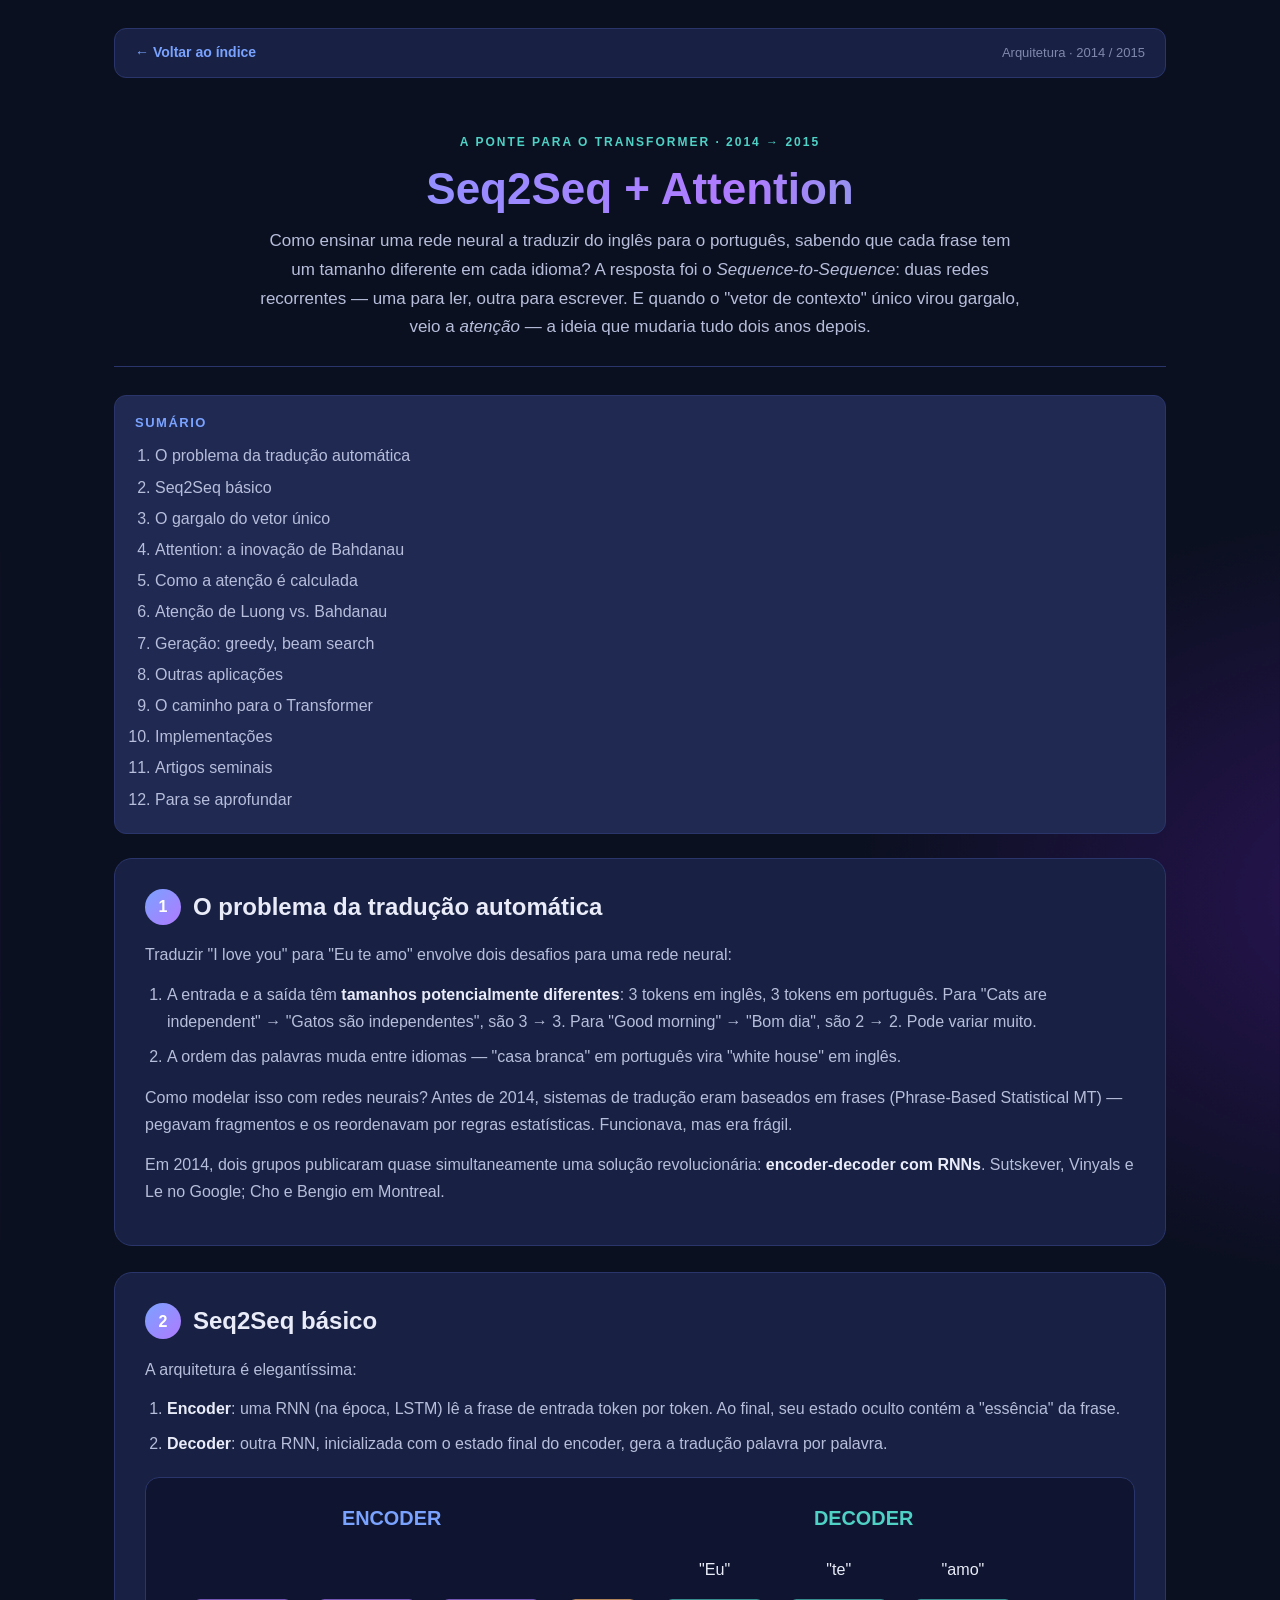
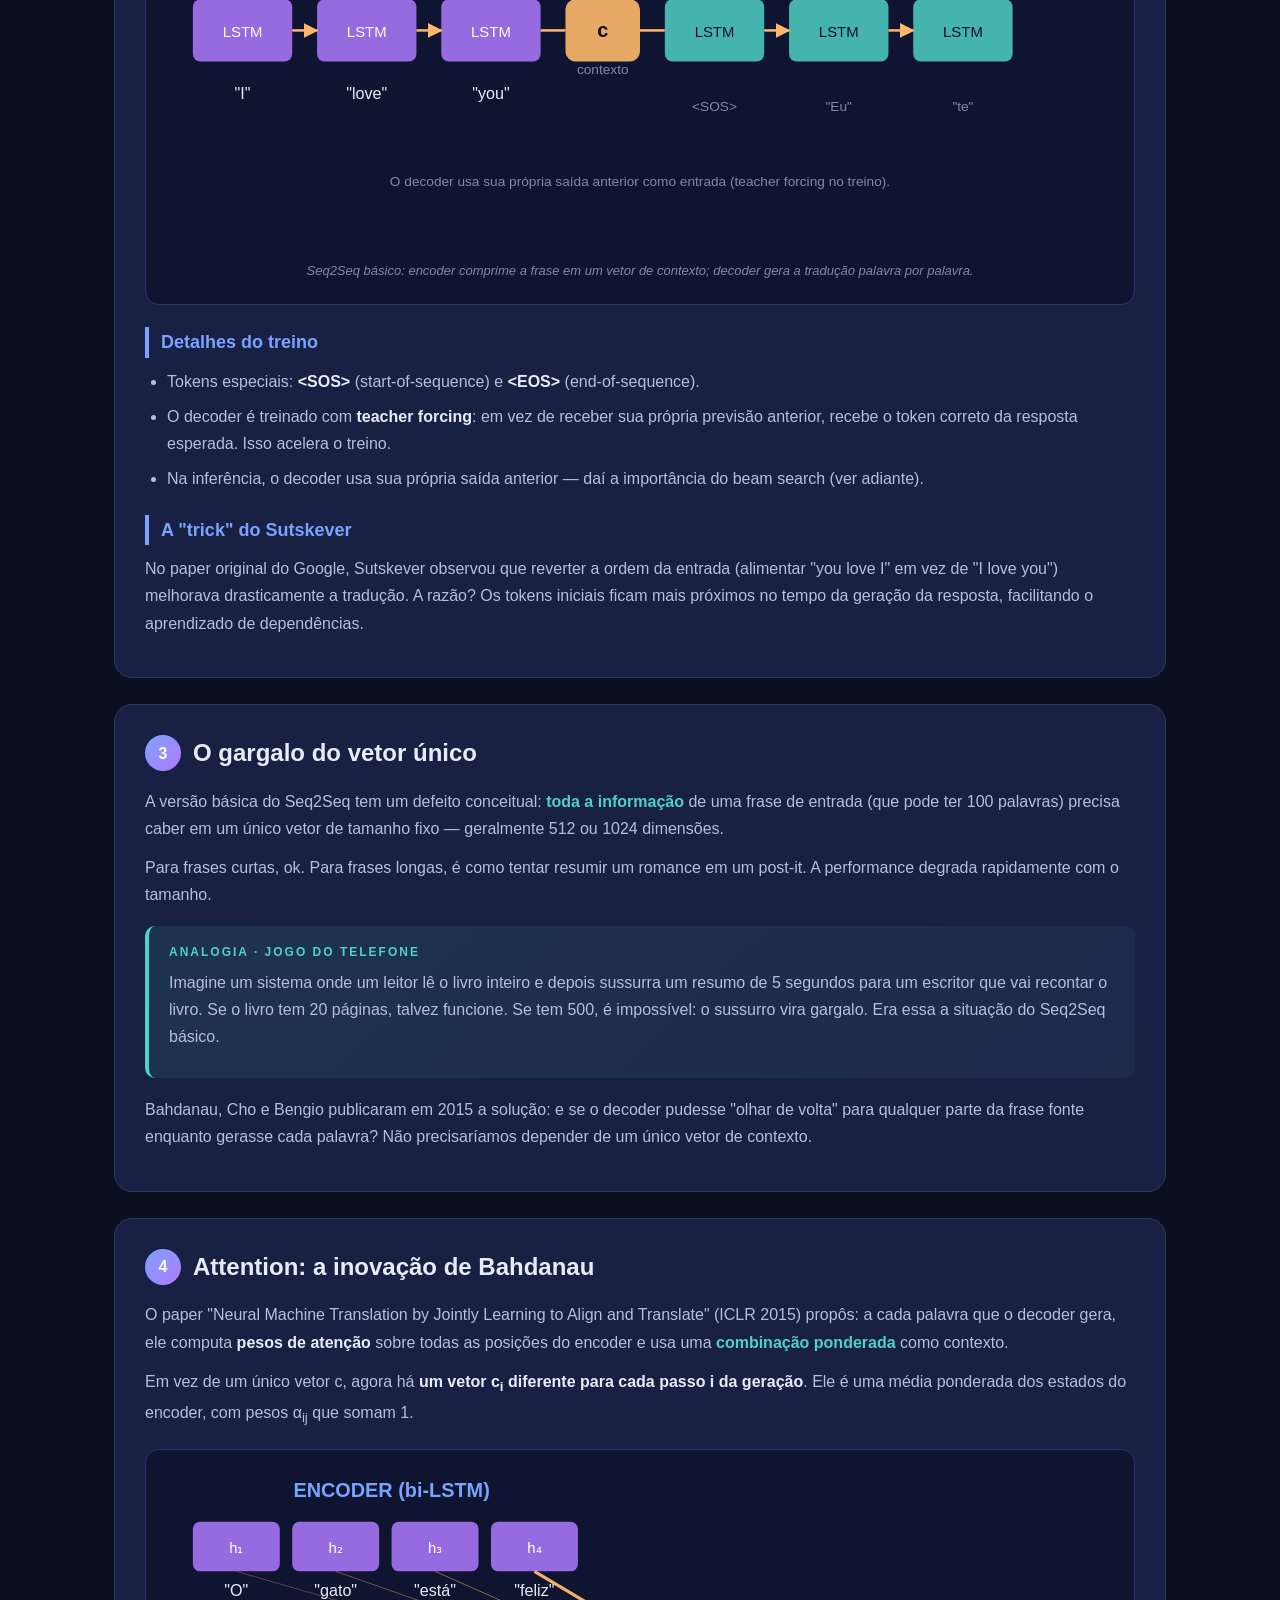
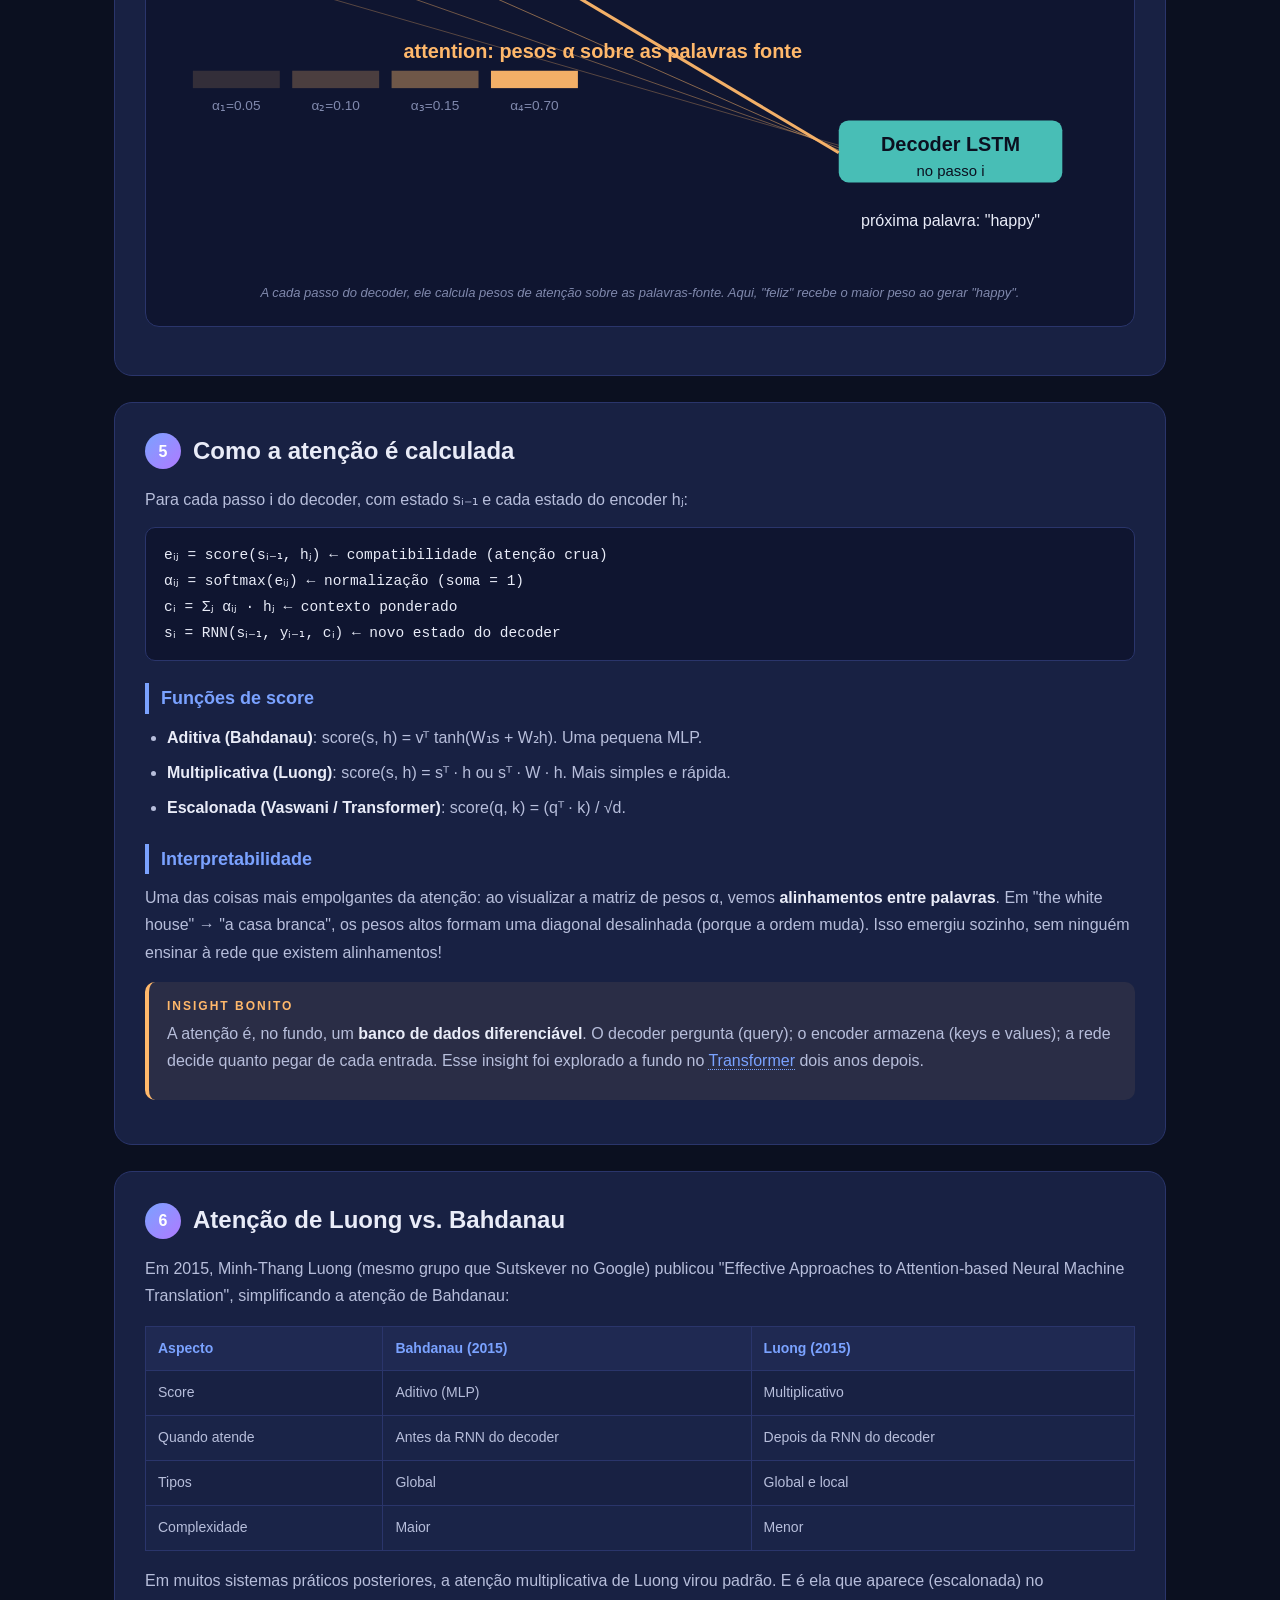
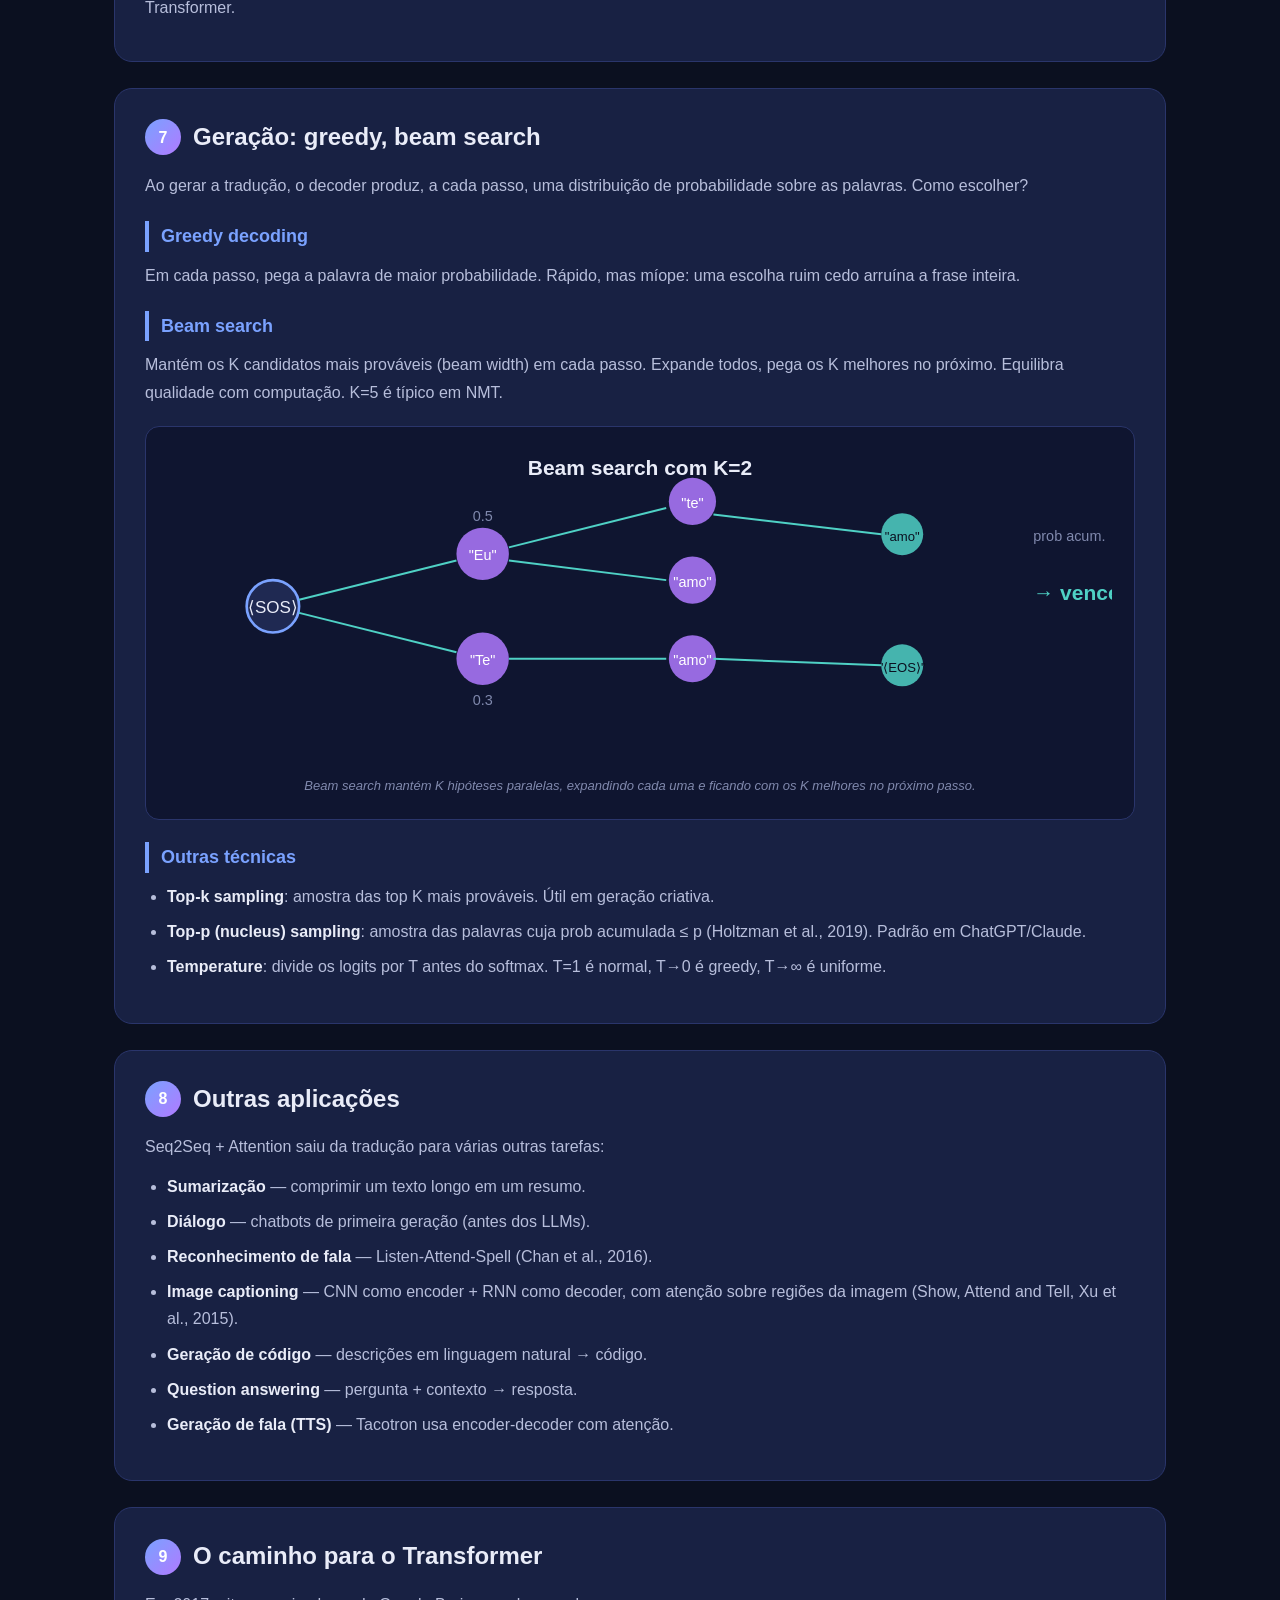
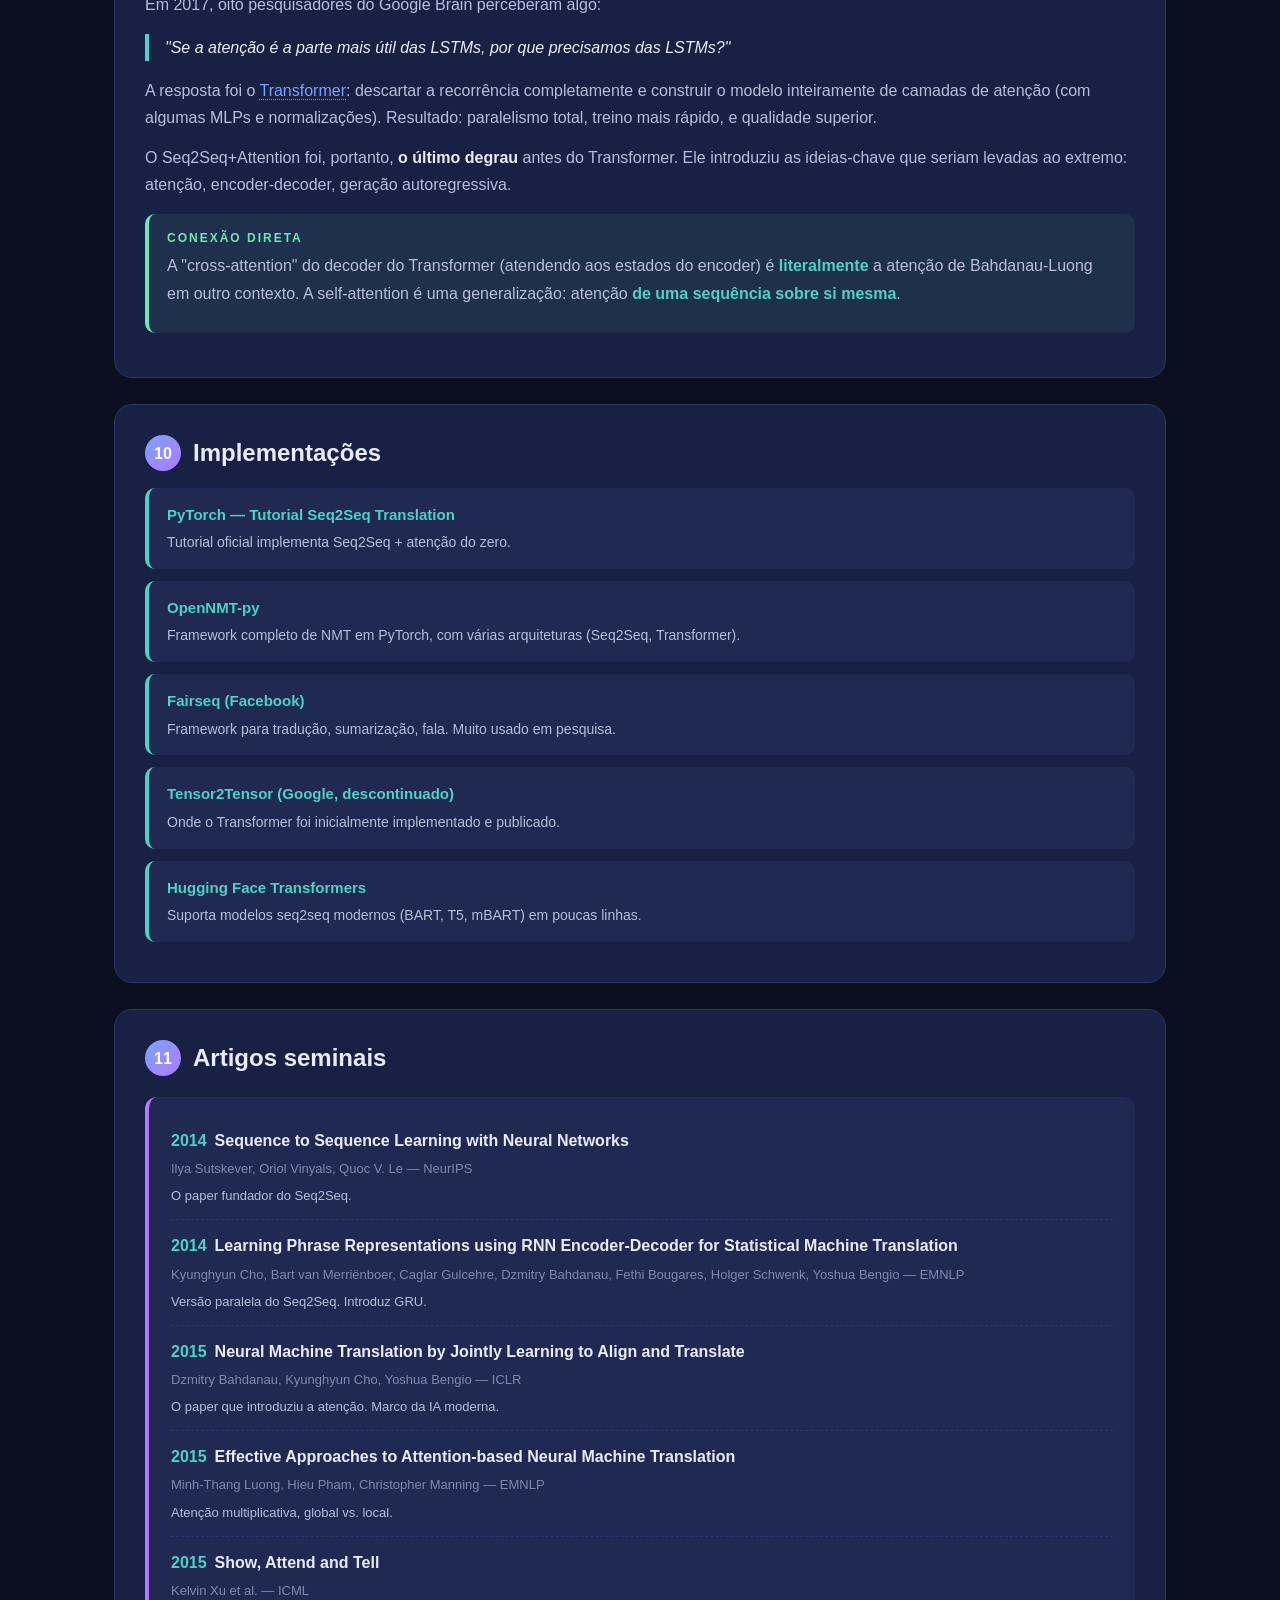
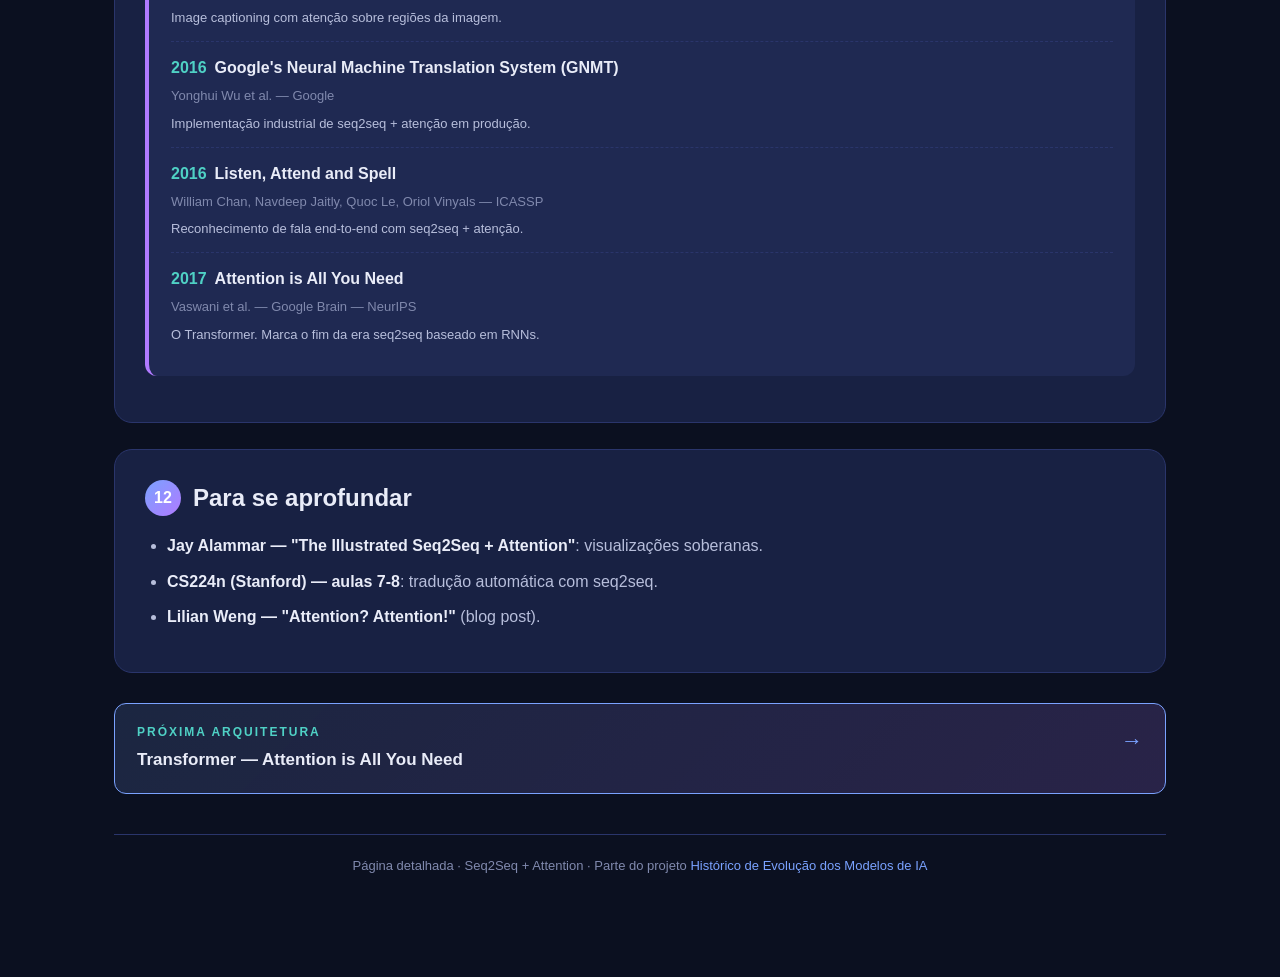
<file: seq2seq.html>
<!DOCTYPE html>
<html lang="pt-BR">
<head>
<meta charset="UTF-8">
<meta name="viewport" content="width=device-width, initial-scale=1.0">
<title>Seq2Seq + Attention — Página Detalhada</title>
<link rel="stylesheet" href="style.css">
</head>
<body>
<div class="wrap">

  <nav class="topnav">
    <a href="index.html">← Voltar ao índice</a>
    <span class="crumbs">Arquitetura · 2014 / 2015</span>
  </nav>

  <header class="hero">
    <div class="eyebrow">A ponte para o Transformer · 2014 → 2015</div>
    <h1>Seq2Seq + Attention</h1>
    <p class="lead">
      Como ensinar uma rede neural a traduzir do inglês para o português,
      sabendo que cada frase tem um tamanho diferente em cada idioma? A resposta
      foi o <em>Sequence-to-Sequence</em>: duas redes recorrentes — uma para ler,
      outra para escrever. E quando o "vetor de contexto" único virou gargalo,
      veio a <em>atenção</em> — a ideia que mudaria tudo dois anos depois.
    </p>
  </header>

  <div class="toc">
    <h4>Sumário</h4>
    <ol>
      <li><a href="#problema">O problema da tradução automática</a></li>
      <li><a href="#seq2seq">Seq2Seq básico</a></li>
      <li><a href="#gargalo">O gargalo do vetor único</a></li>
      <li><a href="#bahdanau">Attention: a inovação de Bahdanau</a></li>
      <li><a href="#calculo">Como a atenção é calculada</a></li>
      <li><a href="#luong">Atenção de Luong vs. Bahdanau</a></li>
      <li><a href="#beam">Geração: greedy, beam search</a></li>
      <li><a href="#aplicacoes">Outras aplicações</a></li>
      <li><a href="#caminho">O caminho para o Transformer</a></li>
      <li><a href="#impl">Implementações</a></li>
      <li><a href="#artigos">Artigos seminais</a></li>
      <li><a href="#aprofundar">Para se aprofundar</a></li>
    </ol>
  </div>

  <!-- ============ PROBLEMA ============ -->
  <section class="block" id="problema">
    <h2><span class="num">1</span> O problema da tradução automática</h2>

    <p>
      Traduzir "I love you" para "Eu te amo" envolve dois desafios para uma
      rede neural:
    </p>
    <ol>
      <li>A entrada e a saída têm <strong>tamanhos potencialmente diferentes</strong>: 3 tokens em inglês, 3 tokens em português. Para "Cats are independent" → "Gatos são independentes", são 3 → 3. Para "Good morning" → "Bom dia", são 2 → 2. Pode variar muito.</li>
      <li>A ordem das palavras muda entre idiomas — "casa branca" em português vira "white house" em inglês.</li>
    </ol>

    <p>
      Como modelar isso com redes neurais? Antes de 2014, sistemas de tradução
      eram baseados em frases (Phrase-Based Statistical MT) — pegavam fragmentos
      e os reordenavam por regras estatísticas. Funcionava, mas era frágil.
    </p>

    <p>
      Em 2014, dois grupos publicaram quase simultaneamente uma solução
      revolucionária: <strong>encoder-decoder com RNNs</strong>. Sutskever,
      Vinyals e Le no Google; Cho e Bengio em Montreal.
    </p>
  </section>

  <!-- ============ SEQ2SEQ ============ -->
  <section class="block" id="seq2seq">
    <h2><span class="num">2</span> Seq2Seq básico</h2>

    <p>
      A arquitetura é elegantíssima:
    </p>
    <ol>
      <li><strong>Encoder</strong>: uma RNN (na época, LSTM) lê a frase de entrada token por token. Ao final, seu estado oculto contém a "essência" da frase.</li>
      <li><strong>Decoder</strong>: outra RNN, inicializada com o estado final do encoder, gera a tradução palavra por palavra.</li>
    </ol>

    <div class="diagram">
      <svg viewBox="0 0 760 280" xmlns="http://www.w3.org/2000/svg">
        <!-- Encoder -->
        <text x="180" y="20" text-anchor="middle" fill="#7aa2ff" font-weight="700">ENCODER</text>
        <rect x="20"  y="80" width="80" height="50" rx="6" fill="#b07aff" opacity="0.85"/>
        <rect x="120" y="80" width="80" height="50" rx="6" fill="#b07aff" opacity="0.85"/>
        <rect x="220" y="80" width="80" height="50" rx="6" fill="#b07aff" opacity="0.85"/>
        <text x="60" y="110" text-anchor="middle" fill="#fff" font-size="12">LSTM</text>
        <text x="160" y="110" text-anchor="middle" fill="#fff" font-size="12">LSTM</text>
        <text x="260" y="110" text-anchor="middle" fill="#fff" font-size="12">LSTM</text>

        <path d="M100 105 L120 105" stroke="#ffb86b" stroke-width="2" marker-end="url(#arrS)"/>
        <path d="M200 105 L220 105" stroke="#ffb86b" stroke-width="2" marker-end="url(#arrS)"/>

        <text x="60"  y="160" text-anchor="middle" class="svg-text">"I"</text>
        <text x="160" y="160" text-anchor="middle" class="svg-text">"love"</text>
        <text x="260" y="160" text-anchor="middle" class="svg-text">"you"</text>

        <!-- vetor de contexto -->
        <rect x="320" y="80" width="60" height="50" rx="8" fill="#ffb86b" opacity="0.9"/>
        <text x="350" y="110" text-anchor="middle" fill="#0b1020" font-weight="700">c</text>
        <text x="350" y="140" text-anchor="middle" class="svg-label">contexto</text>
        <path d="M300 105 L320 105" stroke="#ffb86b" stroke-width="2"/>
        <path d="M380 105 L400 105" stroke="#ffb86b" stroke-width="2"/>

        <!-- Decoder -->
        <text x="560" y="20" text-anchor="middle" fill="#4fd1c5" font-weight="700">DECODER</text>
        <rect x="400" y="80" width="80" height="50" rx="6" fill="#4fd1c5" opacity="0.85"/>
        <rect x="500" y="80" width="80" height="50" rx="6" fill="#4fd1c5" opacity="0.85"/>
        <rect x="600" y="80" width="80" height="50" rx="6" fill="#4fd1c5" opacity="0.85"/>
        <text x="440" y="110" text-anchor="middle" fill="#0b1020" font-size="12">LSTM</text>
        <text x="540" y="110" text-anchor="middle" fill="#0b1020" font-size="12">LSTM</text>
        <text x="640" y="110" text-anchor="middle" fill="#0b1020" font-size="12">LSTM</text>

        <path d="M480 105 L500 105" stroke="#ffb86b" stroke-width="2" marker-end="url(#arrS)"/>
        <path d="M580 105 L600 105" stroke="#ffb86b" stroke-width="2" marker-end="url(#arrS)"/>

        <text x="440" y="60" text-anchor="middle" class="svg-text">"Eu"</text>
        <text x="540" y="60" text-anchor="middle" class="svg-text">"te"</text>
        <text x="640" y="60" text-anchor="middle" class="svg-text">"amo"</text>

        <text x="440" y="170" text-anchor="middle" class="svg-label">&lt;SOS&gt;</text>
        <text x="540" y="170" text-anchor="middle" class="svg-label">"Eu"</text>
        <text x="640" y="170" text-anchor="middle" class="svg-label">"te"</text>

        <text x="380" y="230" text-anchor="middle" class="svg-label">O decoder usa sua própria saída anterior como entrada (teacher forcing no treino).</text>

        <defs>
          <marker id="arrS" viewBox="0 0 10 10" refX="9" refY="5" markerWidth="6" markerHeight="6" orient="auto"><path d="M0 0 L10 5 L0 10 z" fill="#ffb86b"/></marker>
        </defs>
      </svg>
      <div class="caption">Seq2Seq básico: encoder comprime a frase em um vetor de contexto; decoder gera a tradução palavra por palavra.</div>
    </div>

    <h3>Detalhes do treino</h3>
    <ul>
      <li>Tokens especiais: <strong>&lt;SOS&gt;</strong> (start-of-sequence) e <strong>&lt;EOS&gt;</strong> (end-of-sequence).</li>
      <li>O decoder é treinado com <strong>teacher forcing</strong>: em vez de receber sua própria previsão anterior, recebe o token correto da resposta esperada. Isso acelera o treino.</li>
      <li>Na inferência, o decoder usa sua própria saída anterior — daí a importância do beam search (ver adiante).</li>
    </ul>

    <h3>A "trick" do Sutskever</h3>
    <p>
      No paper original do Google, Sutskever observou que reverter a ordem da
      entrada (alimentar "you love I" em vez de "I love you") melhorava
      drasticamente a tradução. A razão? Os tokens iniciais ficam mais próximos
      no tempo da geração da resposta, facilitando o aprendizado de
      dependências.
    </p>
  </section>

  <!-- ============ GARGALO ============ -->
  <section class="block" id="gargalo">
    <h2><span class="num">3</span> O gargalo do vetor único</h2>

    <p>
      A versão básica do Seq2Seq tem um defeito conceitual: <em>toda a
      informação</em> de uma frase de entrada (que pode ter 100 palavras) precisa
      caber em um único vetor de tamanho fixo — geralmente 512 ou 1024
      dimensões.
    </p>

    <p>
      Para frases curtas, ok. Para frases longas, é como tentar resumir um
      romance em um post-it. A performance degrada rapidamente com o tamanho.
    </p>

    <div class="analogy">
      <span class="tag">Analogia · jogo do telefone</span>
      <p>
        Imagine um sistema onde um leitor lê o livro inteiro e depois sussurra
        um resumo de 5 segundos para um escritor que vai recontar o livro. Se o
        livro tem 20 páginas, talvez funcione. Se tem 500, é impossível: o
        sussurro vira gargalo. Era essa a situação do Seq2Seq básico.
      </p>
    </div>

    <p>
      Bahdanau, Cho e Bengio publicaram em 2015 a solução: e se o decoder
      pudesse "olhar de volta" para qualquer parte da frase fonte enquanto
      gerasse cada palavra? Não precisaríamos depender de um único vetor de
      contexto.
    </p>
  </section>

  <!-- ============ BAHDANAU ============ -->
  <section class="block" id="bahdanau">
    <h2><span class="num">4</span> Attention: a inovação de Bahdanau</h2>

    <p>
      O paper "Neural Machine Translation by Jointly Learning to Align and
      Translate" (ICLR 2015) propôs: a cada palavra que o decoder gera, ele
      computa <strong>pesos de atenção</strong> sobre todas as posições do
      encoder e usa uma <em>combinação ponderada</em> como contexto.
    </p>

    <p>
      Em vez de um único vetor c, agora há <strong>um vetor c<sub>i</sub>
      diferente para cada passo i da geração</strong>. Ele é uma média ponderada
      dos estados do encoder, com pesos α<sub>ij</sub> que somam 1.
    </p>

    <div class="diagram">
      <svg viewBox="0 0 760 320" xmlns="http://www.w3.org/2000/svg">
        <!-- Encoder cells -->
        <text x="180" y="20" text-anchor="middle" fill="#7aa2ff" font-weight="700">ENCODER (bi-LSTM)</text>
        <rect x="20"  y="40" width="70" height="40" rx="6" fill="#b07aff" opacity="0.85"/>
        <text x="55"  y="65" text-anchor="middle" fill="#fff" font-size="12">h₁</text>
        <rect x="100" y="40" width="70" height="40" rx="6" fill="#b07aff" opacity="0.85"/>
        <text x="135" y="65" text-anchor="middle" fill="#fff" font-size="12">h₂</text>
        <rect x="180" y="40" width="70" height="40" rx="6" fill="#b07aff" opacity="0.85"/>
        <text x="215" y="65" text-anchor="middle" fill="#fff" font-size="12">h₃</text>
        <rect x="260" y="40" width="70" height="40" rx="6" fill="#b07aff" opacity="0.85"/>
        <text x="295" y="65" text-anchor="middle" fill="#fff" font-size="12">h₄</text>
        <text x="55"  y="100" text-anchor="middle" class="svg-text">"O"</text>
        <text x="135" y="100" text-anchor="middle" class="svg-text">"gato"</text>
        <text x="215" y="100" text-anchor="middle" class="svg-text">"está"</text>
        <text x="295" y="100" text-anchor="middle" class="svg-text">"feliz"</text>

        <!-- Decoder -->
        <rect x="540" y="200" width="180" height="50" rx="8" fill="#4fd1c5" opacity="0.9"/>
        <text x="630" y="225" text-anchor="middle" fill="#0b1020" font-weight="700">Decoder LSTM</text>
        <text x="630" y="245" text-anchor="middle" fill="#0b1020" font-size="12">no passo i</text>
        <text x="630" y="285" text-anchor="middle" class="svg-text">próxima palavra: "happy"</text>

        <!-- attention -->
        <path d="M55  80  L540 220" stroke="#ffb86b" stroke-width="0.8" opacity="0.3"/>
        <path d="M135 80  L540 222" stroke="#ffb86b" stroke-width="0.8" opacity="0.4"/>
        <path d="M215 80  L540 224" stroke="#ffb86b" stroke-width="0.8" opacity="0.5"/>
        <path d="M295 80  L540 226" stroke="#ffb86b" stroke-width="2.5"   opacity="0.95"/>

        <text x="350" y="150" text-anchor="middle" fill="#ffb86b" font-weight="700">attention: pesos α sobre as palavras fonte</text>

        <!-- barras de atenção -->
        <g transform="translate(20,160)">
          <rect x="0"   y="0" width="70" height="14" fill="#ffb86b" opacity="0.15"/>
          <rect x="80"  y="0" width="70" height="14" fill="#ffb86b" opacity="0.25"/>
          <rect x="160" y="0" width="70" height="14" fill="#ffb86b" opacity="0.40"/>
          <rect x="240" y="0" width="70" height="14" fill="#ffb86b" opacity="0.95"/>
          <text x="35"  y="32" text-anchor="middle" class="svg-label">α₁=0.05</text>
          <text x="115" y="32" text-anchor="middle" class="svg-label">α₂=0.10</text>
          <text x="195" y="32" text-anchor="middle" class="svg-label">α₃=0.15</text>
          <text x="275" y="32" text-anchor="middle" class="svg-label">α₄=0.70</text>
        </g>

      </svg>
      <div class="caption">A cada passo do decoder, ele calcula pesos de atenção sobre as palavras-fonte. Aqui, "feliz" recebe o maior peso ao gerar "happy".</div>
    </div>
  </section>

  <!-- ============ CALCULO ============ -->
  <section class="block" id="calculo">
    <h2><span class="num">5</span> Como a atenção é calculada</h2>

    <p>
      Para cada passo i do decoder, com estado sᵢ₋₁ e cada estado do encoder hⱼ:
    </p>

    <div class="formula">
      eᵢⱼ = score(sᵢ₋₁, hⱼ)        ← compatibilidade (atenção crua)<br>
      αᵢⱼ = softmax(eᵢⱼ)           ← normalização (soma = 1)<br>
      cᵢ  = Σⱼ αᵢⱼ · hⱼ            ← contexto ponderado<br>
      sᵢ  = RNN(sᵢ₋₁, yᵢ₋₁, cᵢ)    ← novo estado do decoder
    </div>

    <h3>Funções de score</h3>
    <ul>
      <li><strong>Aditiva (Bahdanau)</strong>: score(s, h) = vᵀ tanh(W₁s + W₂h). Uma pequena MLP.</li>
      <li><strong>Multiplicativa (Luong)</strong>: score(s, h) = sᵀ · h ou sᵀ · W · h. Mais simples e rápida.</li>
      <li><strong>Escalonada (Vaswani / Transformer)</strong>: score(q, k) = (qᵀ · k) / √d.</li>
    </ul>

    <h3>Interpretabilidade</h3>
    <p>
      Uma das coisas mais empolgantes da atenção: ao visualizar a matriz de
      pesos α, vemos <strong>alinhamentos entre palavras</strong>. Em
      "the white house" → "a casa branca", os pesos altos formam uma diagonal
      desalinhada (porque a ordem muda). Isso emergiu sozinho, sem ninguém
      ensinar à rede que existem alinhamentos!
    </p>

    <div class="callout">
      <span class="tag">Insight bonito</span>
      <p>
        A atenção é, no fundo, um <strong>banco de dados diferenciável</strong>.
        O decoder pergunta (query); o encoder armazena (keys e values); a rede
        decide quanto pegar de cada entrada. Esse insight foi explorado a fundo
        no <a href="transformer.html">Transformer</a> dois anos depois.
      </p>
    </div>
  </section>

  <!-- ============ LUONG ============ -->
  <section class="block" id="luong">
    <h2><span class="num">6</span> Atenção de Luong vs. Bahdanau</h2>

    <p>
      Em 2015, Minh-Thang Luong (mesmo grupo que Sutskever no Google) publicou
      "Effective Approaches to Attention-based Neural Machine Translation",
      simplificando a atenção de Bahdanau:
    </p>

    <table class="compare">
      <thead><tr><th>Aspecto</th><th>Bahdanau (2015)</th><th>Luong (2015)</th></tr></thead>
      <tbody>
        <tr><td>Score</td><td>Aditivo (MLP)</td><td>Multiplicativo</td></tr>
        <tr><td>Quando atende</td><td>Antes da RNN do decoder</td><td>Depois da RNN do decoder</td></tr>
        <tr><td>Tipos</td><td>Global</td><td>Global e local</td></tr>
        <tr><td>Complexidade</td><td>Maior</td><td>Menor</td></tr>
      </tbody>
    </table>

    <p>
      Em muitos sistemas práticos posteriores, a atenção multiplicativa de
      Luong virou padrão. E é ela que aparece (escalonada) no Transformer.
    </p>
  </section>

  <!-- ============ BEAM ============ -->
  <section class="block" id="beam">
    <h2><span class="num">7</span> Geração: greedy, beam search</h2>

    <p>
      Ao gerar a tradução, o decoder produz, a cada passo, uma distribuição de
      probabilidade sobre as palavras. Como escolher?
    </p>

    <h3>Greedy decoding</h3>
    <p>
      Em cada passo, pega a palavra de maior probabilidade. Rápido, mas
      míope: uma escolha ruim cedo arruína a frase inteira.
    </p>

    <h3>Beam search</h3>
    <p>
      Mantém os K candidatos mais prováveis (beam width) em cada passo. Expande
      todos, pega os K melhores no próximo. Equilibra qualidade com
      computação. K=5 é típico em NMT.
    </p>

    <div class="diagram">
      <svg viewBox="0 0 720 240" xmlns="http://www.w3.org/2000/svg">
        <text x="360" y="20" text-anchor="middle" fill="#e9ecf8" font-weight="700">Beam search com K=2</text>
        <!-- início -->
        <circle cx="80" cy="120" r="20" fill="#1f2952" stroke="#7aa2ff" stroke-width="2"/>
        <text x="80" y="125" text-anchor="middle" class="svg-text">⟨SOS⟩</text>
        <!-- passo 1 -->
        <circle cx="240" cy="80" r="20" fill="#b07aff" opacity="0.85"/>
        <text x="240" y="85" text-anchor="middle" fill="#fff" font-size="11">"Eu"</text>
        <text x="240" y="55" class="svg-label" text-anchor="middle">0.5</text>
        <circle cx="240" cy="160" r="20" fill="#b07aff" opacity="0.85"/>
        <text x="240" y="165" text-anchor="middle" fill="#fff" font-size="11">"Te"</text>
        <text x="240" y="195" class="svg-label" text-anchor="middle">0.3</text>
        <line x1="100" y1="115" x2="220" y2="85" stroke="#4fd1c5" stroke-width="1.5"/>
        <line x1="100" y1="125" x2="220" y2="155" stroke="#4fd1c5" stroke-width="1.5"/>
        <!-- passo 2 -->
        <circle cx="400" cy="40"  r="18" fill="#b07aff" opacity="0.85"/>
        <text x="400" y="45" text-anchor="middle" fill="#fff" font-size="11">"te"</text>
        <circle cx="400" cy="100" r="18" fill="#b07aff" opacity="0.85"/>
        <text x="400" y="105" text-anchor="middle" fill="#fff" font-size="11">"amo"</text>
        <circle cx="400" cy="160" r="18" fill="#b07aff" opacity="0.85"/>
        <text x="400" y="165" text-anchor="middle" fill="#fff" font-size="11">"amo"</text>
        <line x1="260" y1="75"  x2="380" y2="45"  stroke="#4fd1c5" stroke-width="1.5"/>
        <line x1="260" y1="85"  x2="380" y2="100" stroke="#4fd1c5" stroke-width="1.5"/>
        <line x1="260" y1="160" x2="380" y2="160" stroke="#4fd1c5" stroke-width="1.5"/>
        <!-- final -->
        <circle cx="560" cy="65"  r="16" fill="#4fd1c5" opacity="0.85"/>
        <text x="560" y="70" text-anchor="middle" fill="#0b1020" font-size="10">"amo"</text>
        <circle cx="560" cy="165" r="16" fill="#4fd1c5" opacity="0.85"/>
        <text x="560" y="170" text-anchor="middle" fill="#0b1020" font-size="10">"⟨EOS⟩"</text>
        <line x1="416" y1="50"  x2="544" y2="65"  stroke="#4fd1c5" stroke-width="1.5"/>
        <line x1="416" y1="160" x2="544" y2="165" stroke="#4fd1c5" stroke-width="1.5"/>
        <text x="660" y="70" class="svg-label">prob acum.</text>
        <text x="660" y="115" fill="#4fd1c5" font-weight="700">→ vencedor</text>
      </svg>
      <div class="caption">Beam search mantém K hipóteses paralelas, expandindo cada uma e ficando com os K melhores no próximo passo.</div>
    </div>

    <h3>Outras técnicas</h3>
    <ul>
      <li><strong>Top-k sampling</strong>: amostra das top K mais prováveis. Útil em geração criativa.</li>
      <li><strong>Top-p (nucleus) sampling</strong>: amostra das palavras cuja prob acumulada ≤ p (Holtzman et al., 2019). Padrão em ChatGPT/Claude.</li>
      <li><strong>Temperature</strong>: divide os logits por T antes do softmax. T=1 é normal, T→0 é greedy, T→∞ é uniforme.</li>
    </ul>
  </section>

  <!-- ============ APLICAÇÕES ============ -->
  <section class="block" id="aplicacoes">
    <h2><span class="num">8</span> Outras aplicações</h2>

    <p>
      Seq2Seq + Attention saiu da tradução para várias outras tarefas:
    </p>
    <ul>
      <li><strong>Sumarização</strong> — comprimir um texto longo em um resumo.</li>
      <li><strong>Diálogo</strong> — chatbots de primeira geração (antes dos LLMs).</li>
      <li><strong>Reconhecimento de fala</strong> — Listen-Attend-Spell (Chan et al., 2016).</li>
      <li><strong>Image captioning</strong> — CNN como encoder + RNN como decoder, com atenção sobre regiões da imagem (Show, Attend and Tell, Xu et al., 2015).</li>
      <li><strong>Geração de código</strong> — descrições em linguagem natural → código.</li>
      <li><strong>Question answering</strong> — pergunta + contexto → resposta.</li>
      <li><strong>Geração de fala (TTS)</strong> — Tacotron usa encoder-decoder com atenção.</li>
    </ul>
  </section>

  <!-- ============ CAMINHO ============ -->
  <section class="block" id="caminho">
    <h2><span class="num">9</span> O caminho para o Transformer</h2>

    <p>
      Em 2017, oito pesquisadores do Google Brain perceberam algo:
    </p>

    <blockquote style="border-left: 4px solid var(--accent-3); padding-left: 16px; margin: 16px 0; color: var(--ink); font-style: italic;">
      "Se a atenção é a parte mais útil das LSTMs, por que precisamos das LSTMs?"
    </blockquote>

    <p>
      A resposta foi o <a href="transformer.html">Transformer</a>: descartar a
      recorrência completamente e construir o modelo inteiramente de camadas
      de atenção (com algumas MLPs e normalizações). Resultado: paralelismo
      total, treino mais rápido, e qualidade superior.
    </p>

    <p>
      O Seq2Seq+Attention foi, portanto, <strong>o último degrau</strong> antes
      do Transformer. Ele introduziu as ideias-chave que seriam levadas ao
      extremo: atenção, encoder-decoder, geração autoregressiva.
    </p>

    <div class="tip">
      <span class="tag">Conexão direta</span>
      <p>
        A "cross-attention" do decoder do Transformer (atendendo aos estados do
        encoder) é <em>literalmente</em> a atenção de Bahdanau-Luong em outro
        contexto. A self-attention é uma generalização: atenção <em>de uma
        sequência sobre si mesma</em>.
      </p>
    </div>
  </section>

  <!-- ============ IMPL ============ -->
  <section class="block" id="impl">
    <h2><span class="num">10</span> Implementações</h2>

    <div class="impl">
      <div class="iname">PyTorch — Tutorial Seq2Seq Translation</div>
      <div class="idesc">Tutorial oficial implementa Seq2Seq + atenção do zero.</div>
    </div>
    <div class="impl">
      <div class="iname">OpenNMT-py</div>
      <div class="idesc">Framework completo de NMT em PyTorch, com várias arquiteturas (Seq2Seq, Transformer).</div>
    </div>
    <div class="impl">
      <div class="iname">Fairseq (Facebook)</div>
      <div class="idesc">Framework para tradução, sumarização, fala. Muito usado em pesquisa.</div>
    </div>
    <div class="impl">
      <div class="iname">Tensor2Tensor (Google, descontinuado)</div>
      <div class="idesc">Onde o Transformer foi inicialmente implementado e publicado.</div>
    </div>
    <div class="impl">
      <div class="iname">Hugging Face Transformers</div>
      <div class="idesc">Suporta modelos seq2seq modernos (BART, T5, mBART) em poucas linhas.</div>
    </div>
  </section>

  <!-- ============ ARTIGOS ============ -->
  <section class="block" id="artigos">
    <h2><span class="num">11</span> Artigos seminais</h2>
    <div class="papers">
      <div class="paper">
        <span class="pyear">2014</span><span class="ptitle">Sequence to Sequence Learning with Neural Networks</span><br>
        <span class="pauthors">Ilya Sutskever, Oriol Vinyals, Quoc V. Le — NeurIPS</span>
        <div class="psumm">O paper fundador do Seq2Seq.</div>
      </div>
      <div class="paper">
        <span class="pyear">2014</span><span class="ptitle">Learning Phrase Representations using RNN Encoder-Decoder for Statistical Machine Translation</span><br>
        <span class="pauthors">Kyunghyun Cho, Bart van Merriënboer, Caglar Gulcehre, Dzmitry Bahdanau, Fethi Bougares, Holger Schwenk, Yoshua Bengio — EMNLP</span>
        <div class="psumm">Versão paralela do Seq2Seq. Introduz GRU.</div>
      </div>
      <div class="paper">
        <span class="pyear">2015</span><span class="ptitle">Neural Machine Translation by Jointly Learning to Align and Translate</span><br>
        <span class="pauthors">Dzmitry Bahdanau, Kyunghyun Cho, Yoshua Bengio — ICLR</span>
        <div class="psumm">O paper que introduziu a atenção. Marco da IA moderna.</div>
      </div>
      <div class="paper">
        <span class="pyear">2015</span><span class="ptitle">Effective Approaches to Attention-based Neural Machine Translation</span><br>
        <span class="pauthors">Minh-Thang Luong, Hieu Pham, Christopher Manning — EMNLP</span>
        <div class="psumm">Atenção multiplicativa, global vs. local.</div>
      </div>
      <div class="paper">
        <span class="pyear">2015</span><span class="ptitle">Show, Attend and Tell</span><br>
        <span class="pauthors">Kelvin Xu et al. — ICML</span>
        <div class="psumm">Image captioning com atenção sobre regiões da imagem.</div>
      </div>
      <div class="paper">
        <span class="pyear">2016</span><span class="ptitle">Google's Neural Machine Translation System (GNMT)</span><br>
        <span class="pauthors">Yonghui Wu et al. — Google</span>
        <div class="psumm">Implementação industrial de seq2seq + atenção em produção.</div>
      </div>
      <div class="paper">
        <span class="pyear">2016</span><span class="ptitle">Listen, Attend and Spell</span><br>
        <span class="pauthors">William Chan, Navdeep Jaitly, Quoc Le, Oriol Vinyals — ICASSP</span>
        <div class="psumm">Reconhecimento de fala end-to-end com seq2seq + atenção.</div>
      </div>
      <div class="paper">
        <span class="pyear">2017</span><span class="ptitle">Attention is All You Need</span><br>
        <span class="pauthors">Vaswani et al. — Google Brain — NeurIPS</span>
        <div class="psumm">O Transformer. Marca o fim da era seq2seq baseado em RNNs.</div>
      </div>
    </div>
  </section>

  <!-- ============ APROFUNDAR ============ -->
  <section class="block" id="aprofundar">
    <h2><span class="num">12</span> Para se aprofundar</h2>

    <ul>
      <li><strong>Jay Alammar — "The Illustrated Seq2Seq + Attention"</strong>: visualizações soberanas.</li>
      <li><strong>CS224n (Stanford) — aulas 7-8</strong>: tradução automática com seq2seq.</li>
      <li><strong>Lilian Weng — "Attention? Attention!"</strong> (blog post).</li>
    </ul>
  </section>

  <a href="transformer.html" class="deeplink">
    <span class="arrow">→</span>
    <span class="dt">Próxima arquitetura</span>
    <span class="dn">Transformer — Attention is All You Need</span>
  </a>

  <footer>
    <p>Página detalhada · Seq2Seq + Attention · Parte do projeto <a href="index.html">Histórico de Evolução dos Modelos de IA</a></p>
  </footer>
</div>
</body>
</html>
</file>
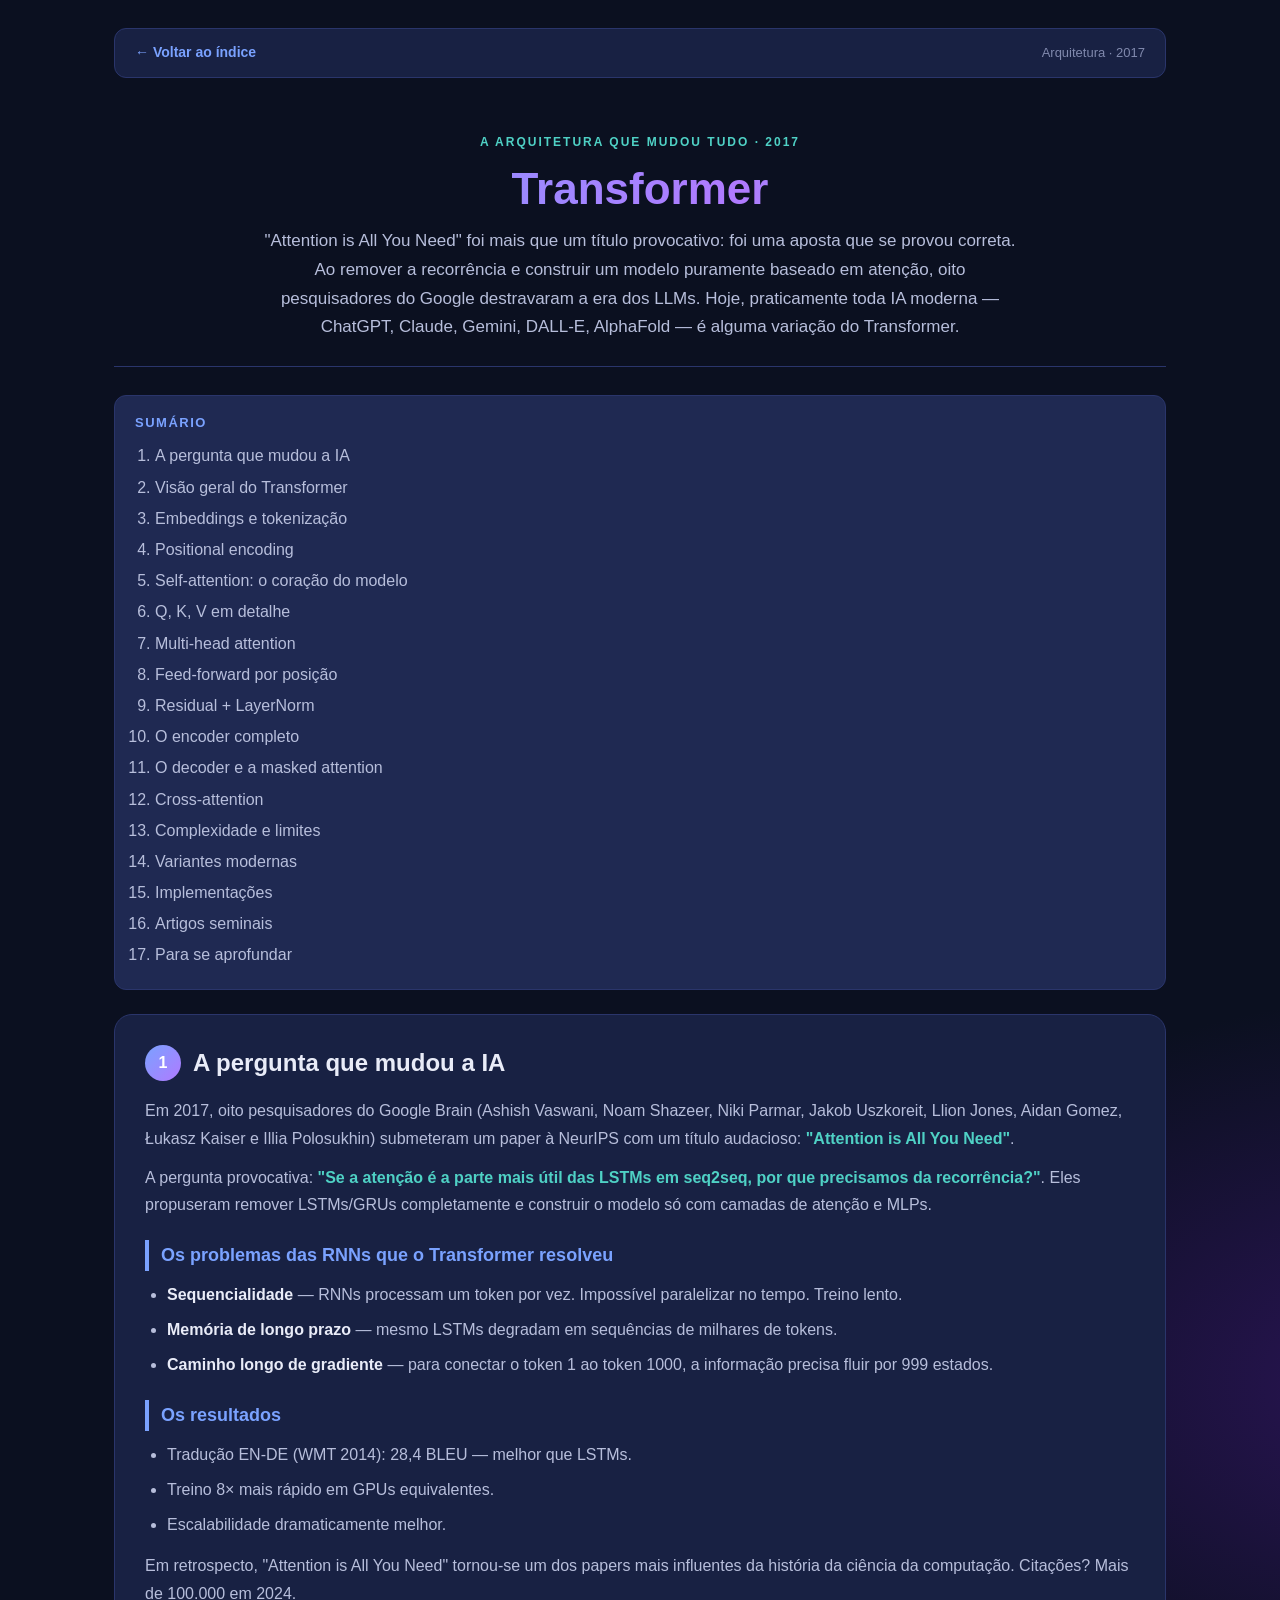
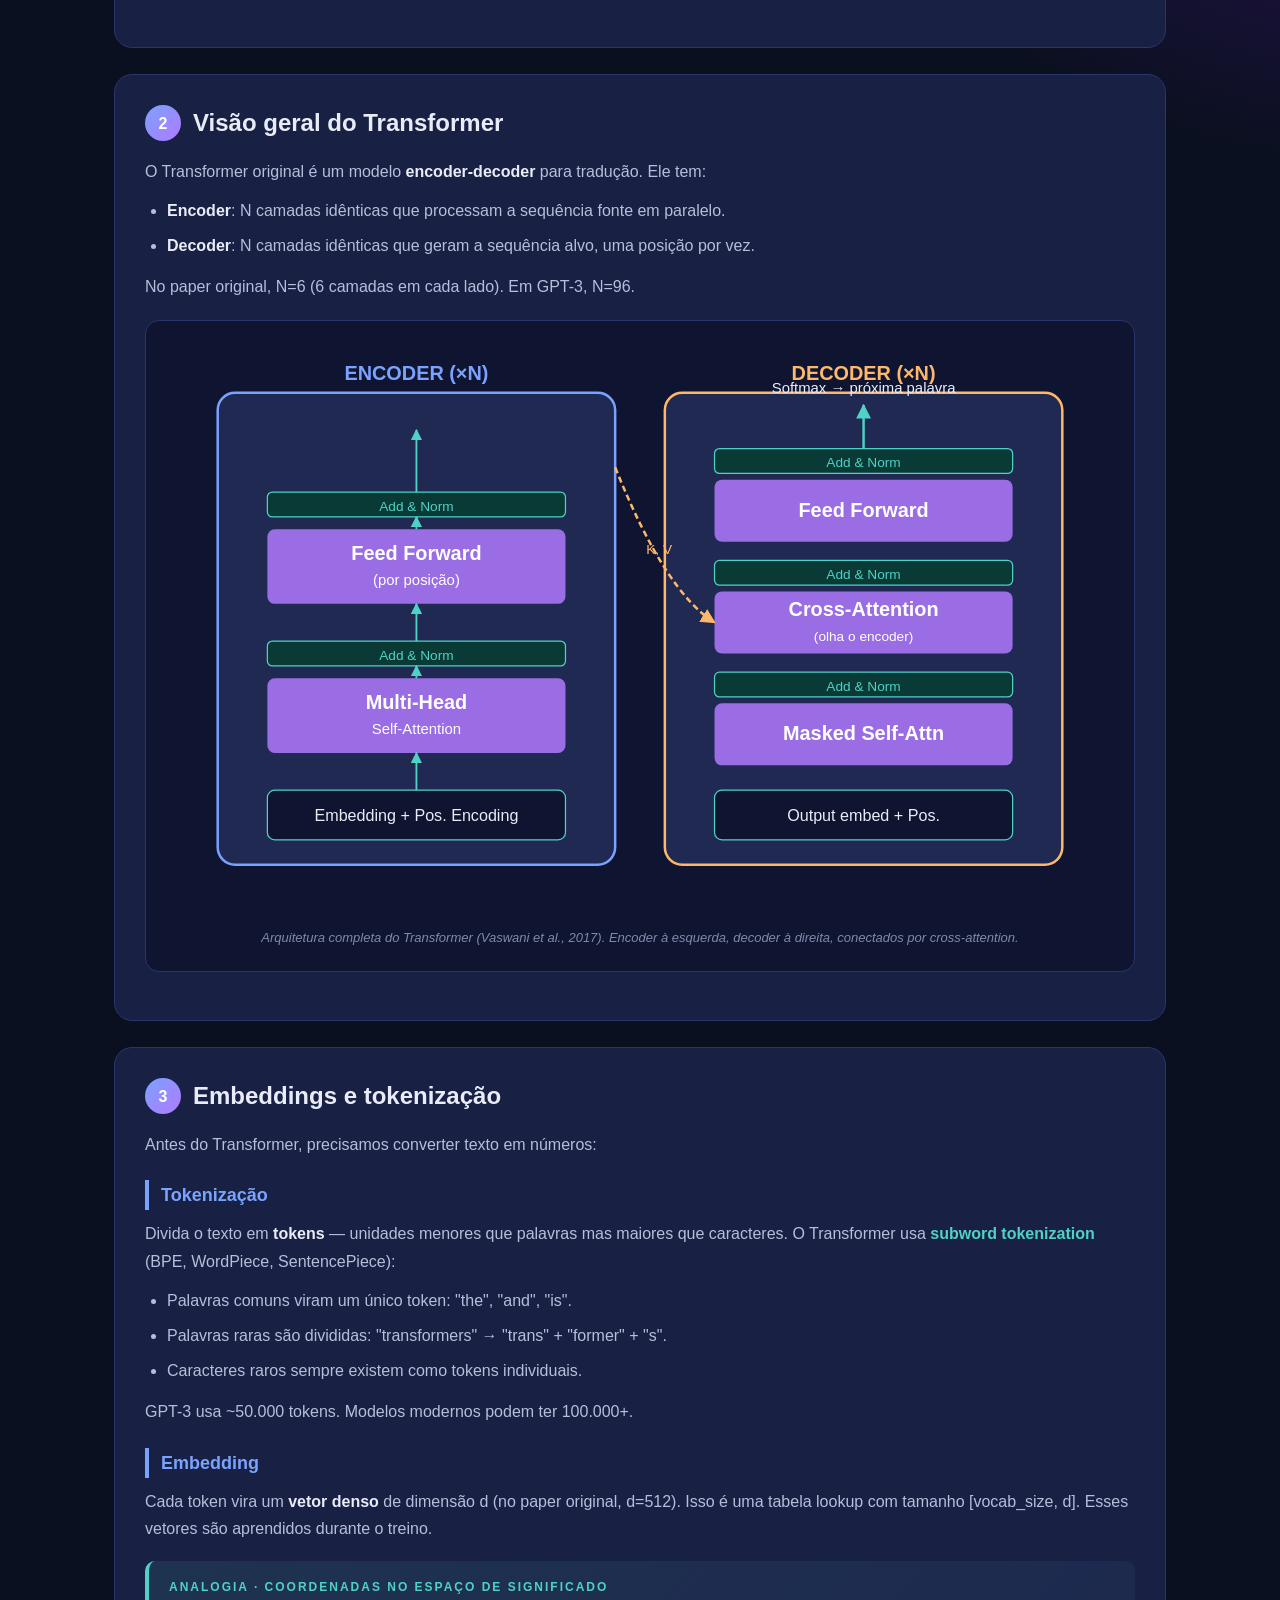
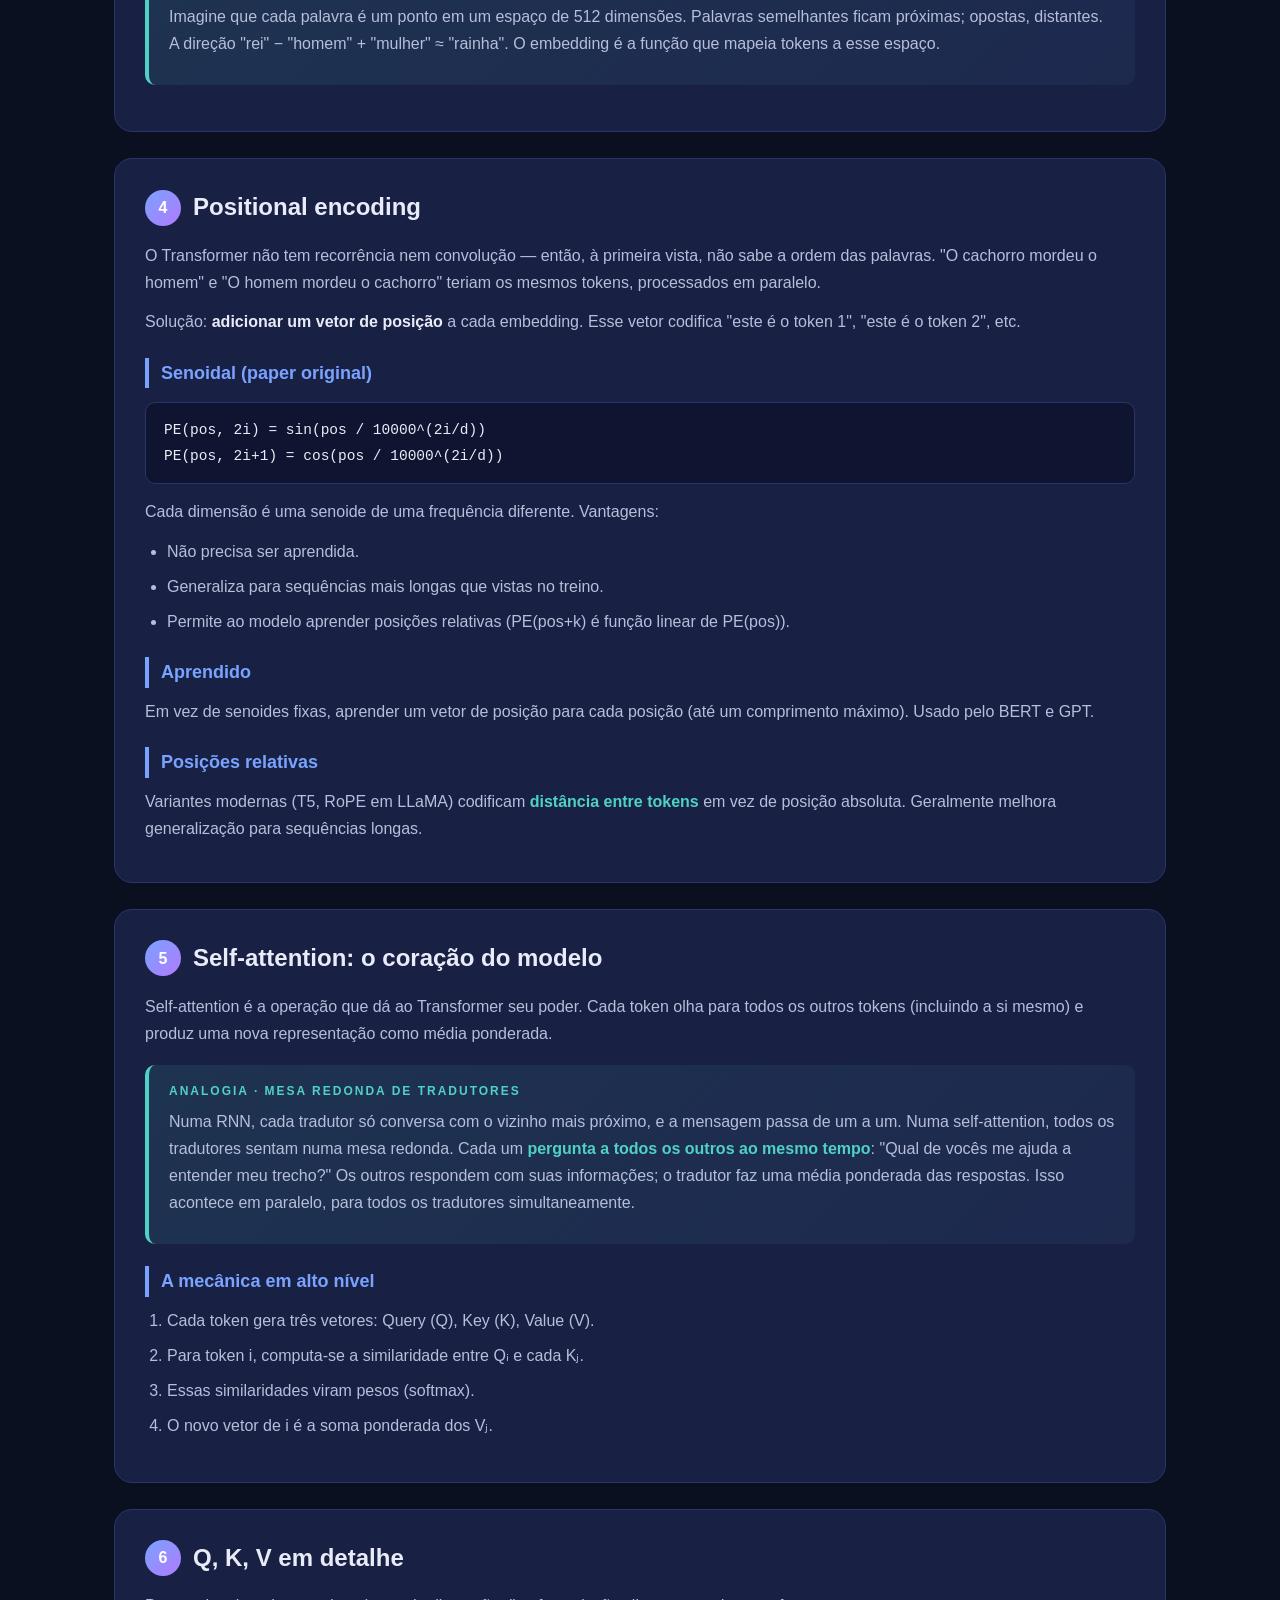
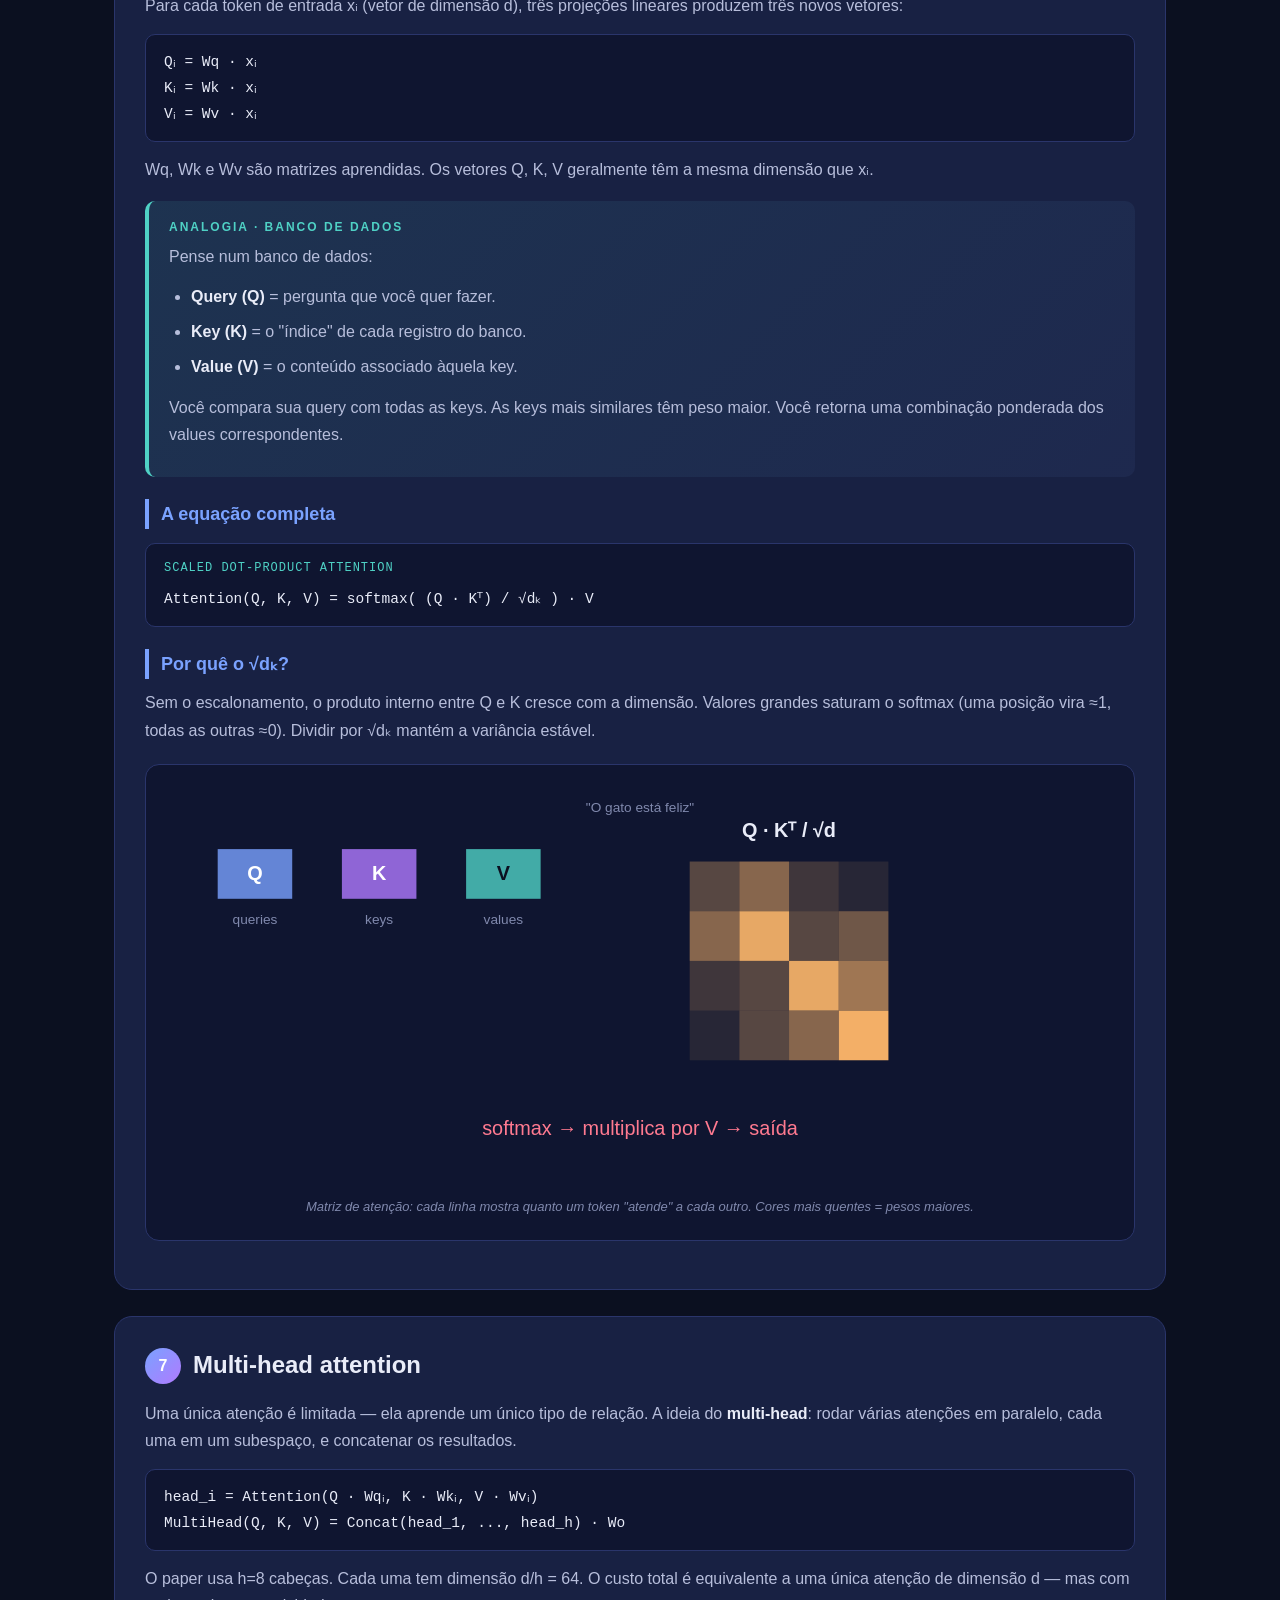
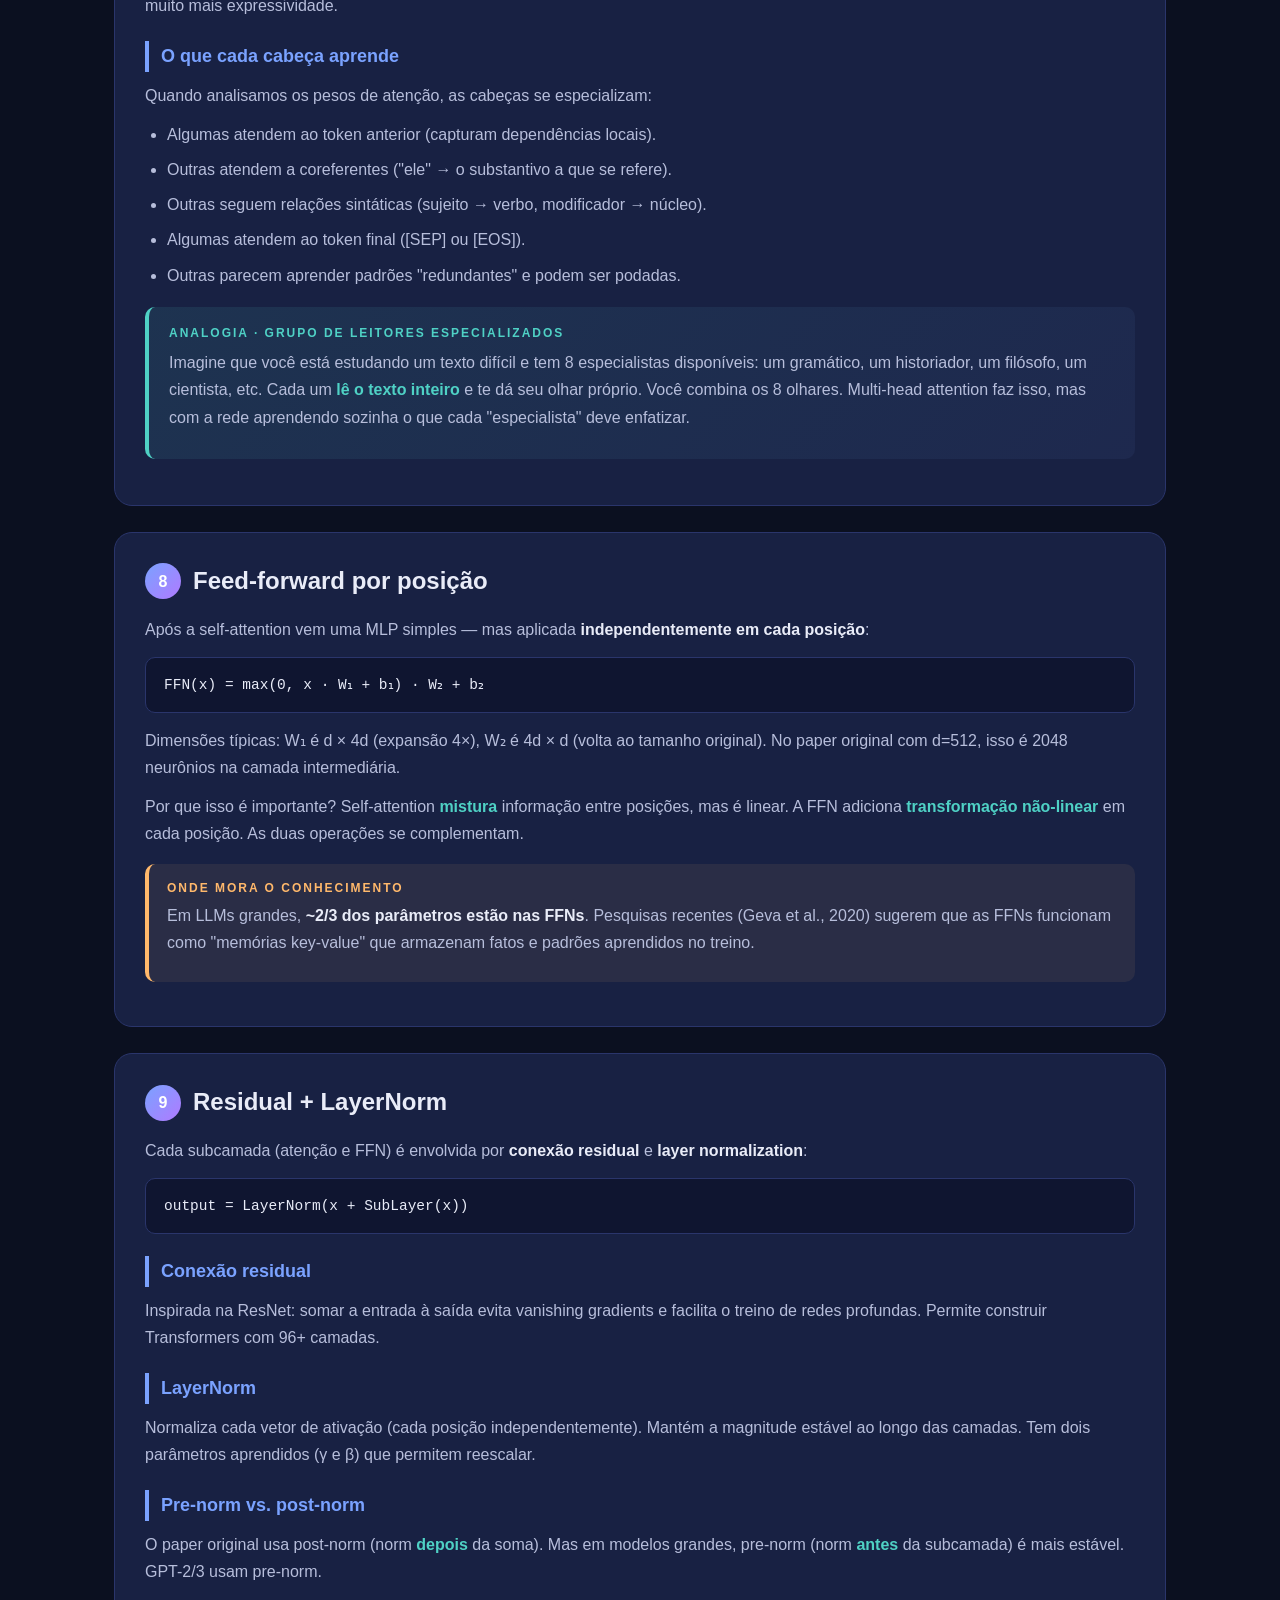
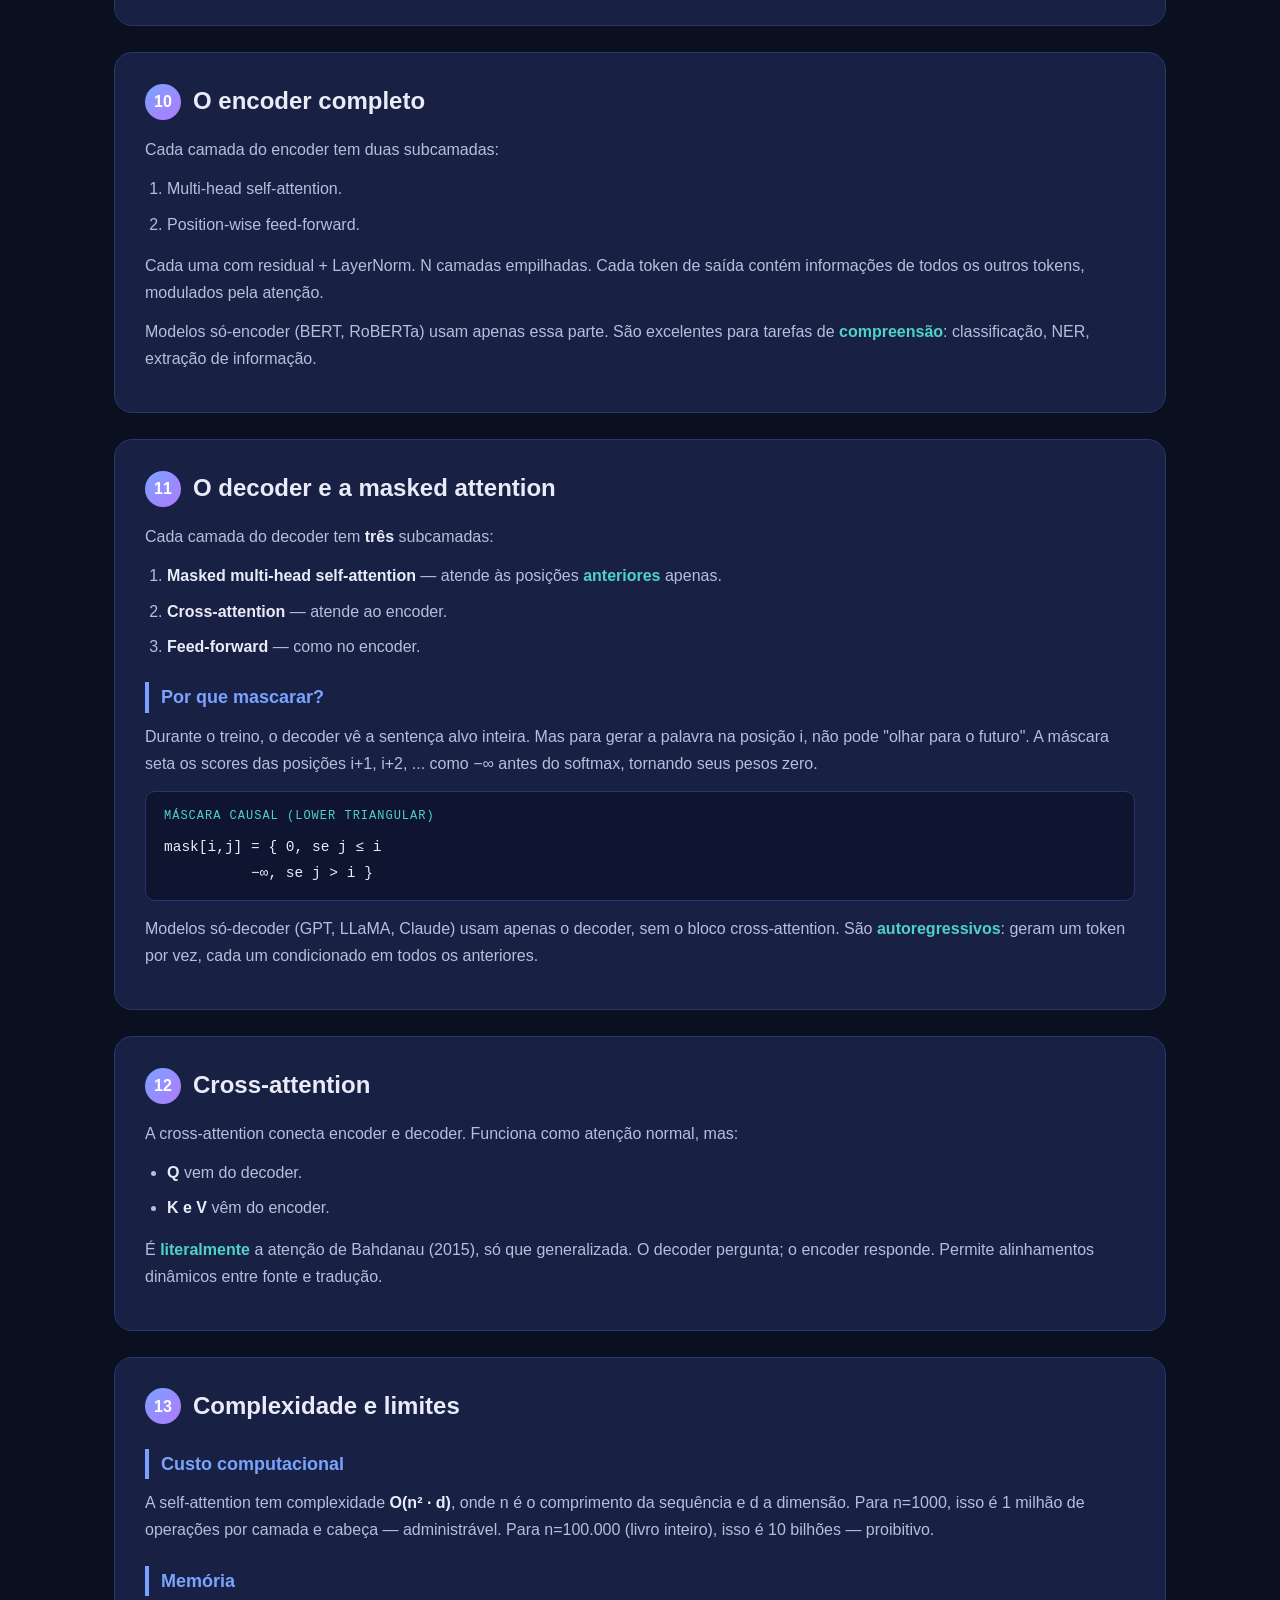
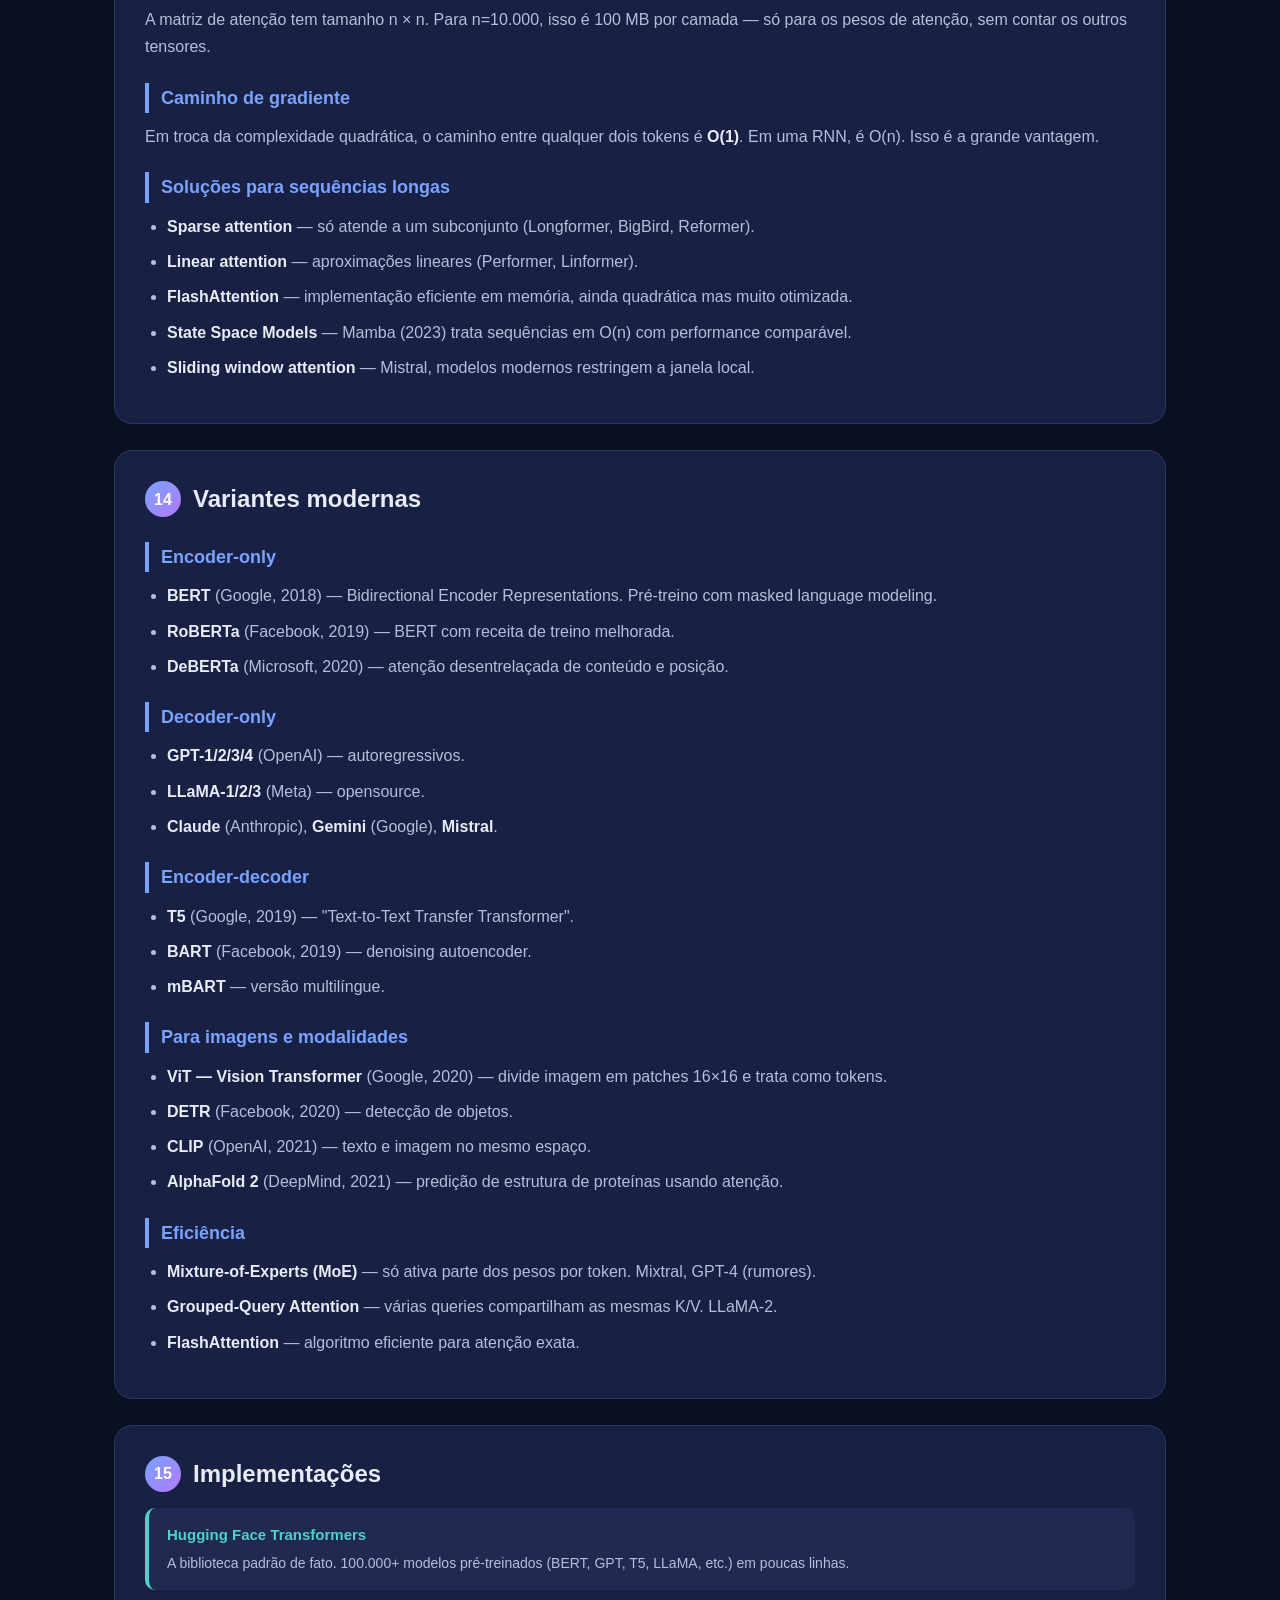
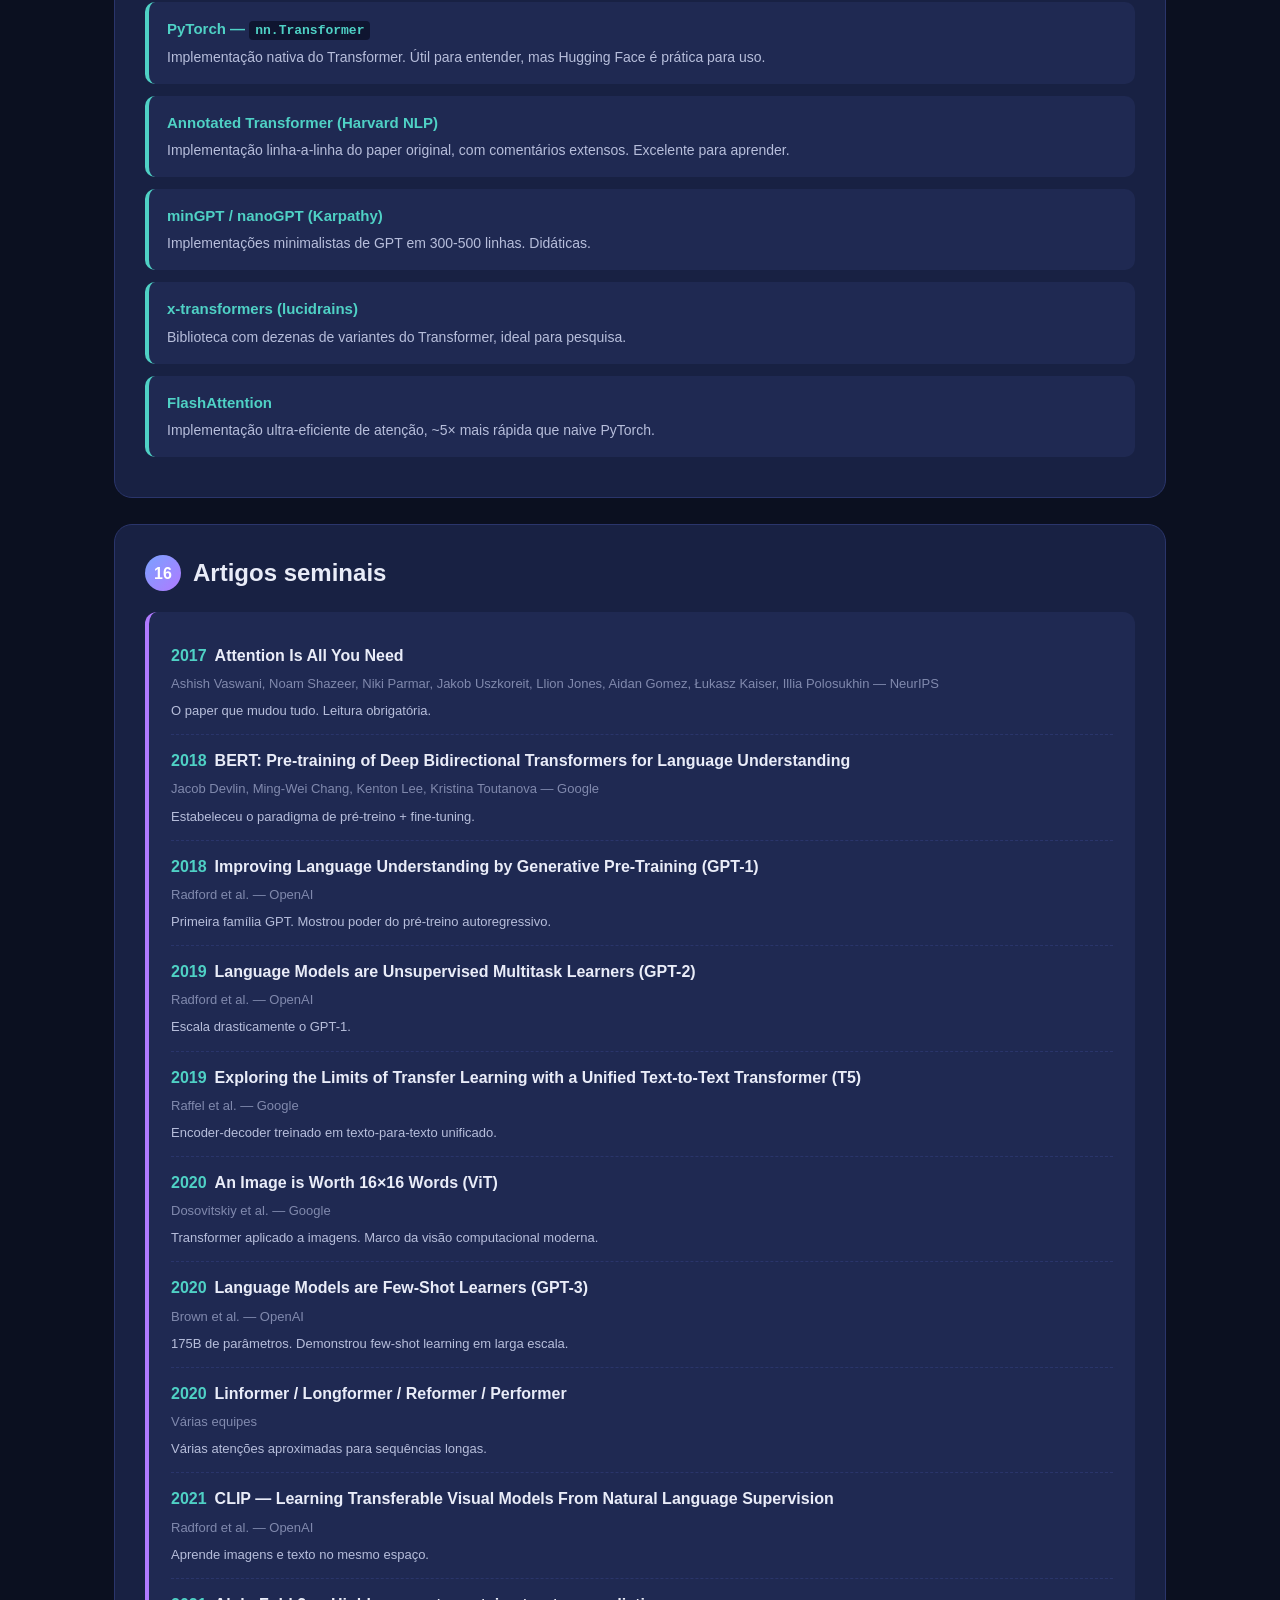
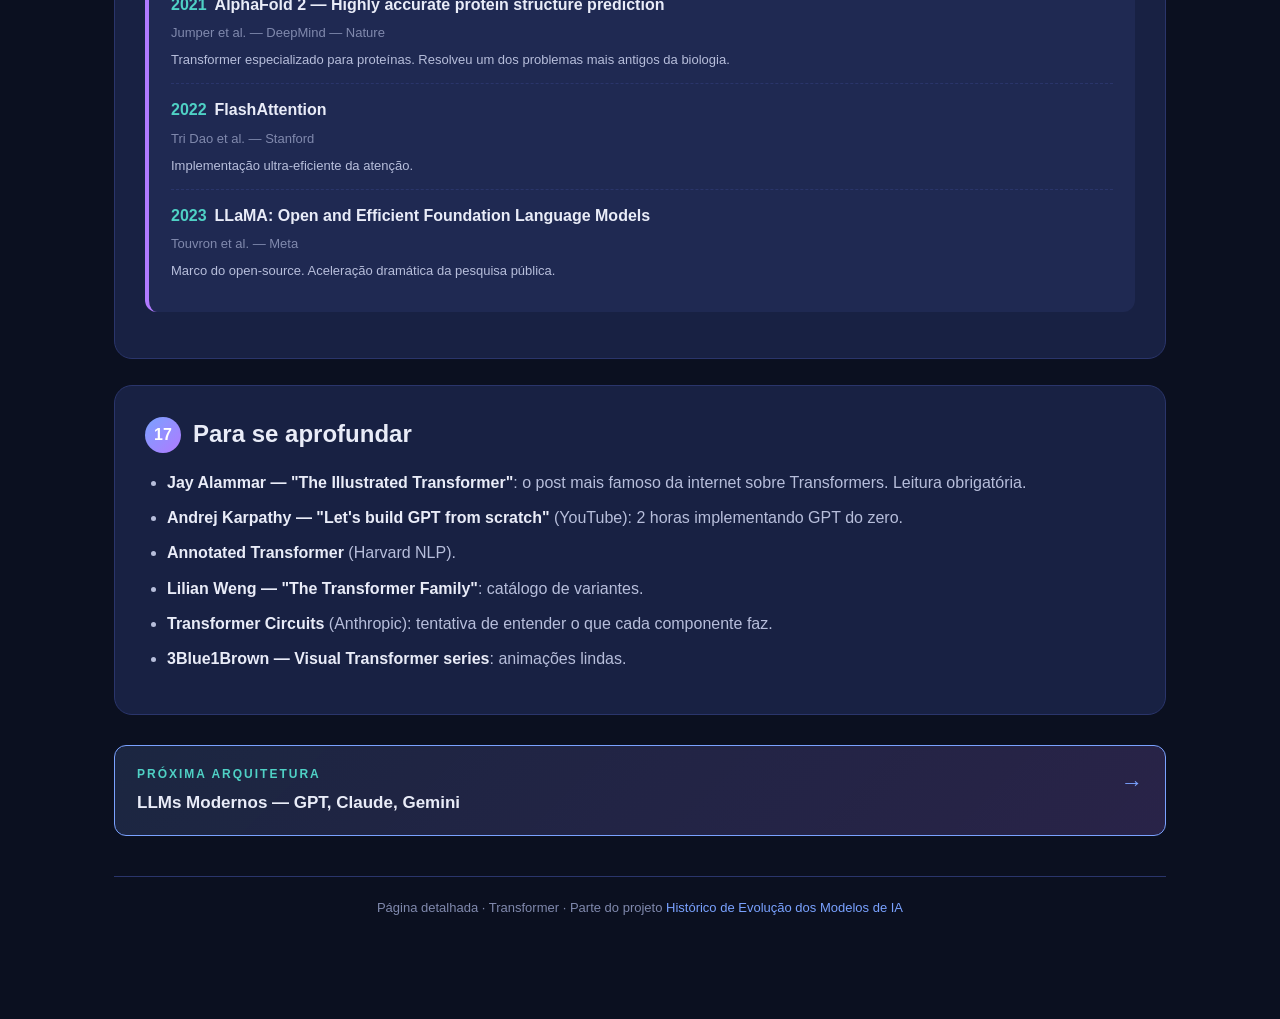
<file: transformer.html>
<!DOCTYPE html>
<html lang="pt-BR">
<head>
<meta charset="UTF-8">
<meta name="viewport" content="width=device-width, initial-scale=1.0">
<title>Transformer — Página Detalhada</title>
<link rel="stylesheet" href="style.css">
</head>
<body>
<div class="wrap">

  <nav class="topnav">
    <a href="index.html">← Voltar ao índice</a>
    <span class="crumbs">Arquitetura · 2017</span>
  </nav>

  <header class="hero">
    <div class="eyebrow">A arquitetura que mudou tudo · 2017</div>
    <h1>Transformer</h1>
    <p class="lead">
      "Attention is All You Need" foi mais que um título provocativo: foi uma
      aposta que se provou correta. Ao remover a recorrência e construir um
      modelo puramente baseado em atenção, oito pesquisadores do Google
      destravaram a era dos LLMs. Hoje, praticamente toda IA moderna —
      ChatGPT, Claude, Gemini, DALL-E, AlphaFold — é alguma variação do
      Transformer.
    </p>
  </header>

  <div class="toc">
    <h4>Sumário</h4>
    <ol>
      <li><a href="#contexto">A pergunta que mudou a IA</a></li>
      <li><a href="#visao">Visão geral do Transformer</a></li>
      <li><a href="#embed">Embeddings e tokenização</a></li>
      <li><a href="#pos">Positional encoding</a></li>
      <li><a href="#attention">Self-attention: o coração do modelo</a></li>
      <li><a href="#qkv">Q, K, V em detalhe</a></li>
      <li><a href="#multihead">Multi-head attention</a></li>
      <li><a href="#ffn">Feed-forward por posição</a></li>
      <li><a href="#norm">Residual + LayerNorm</a></li>
      <li><a href="#encoder">O encoder completo</a></li>
      <li><a href="#decoder">O decoder e a masked attention</a></li>
      <li><a href="#cross">Cross-attention</a></li>
      <li><a href="#complexidade">Complexidade e limites</a></li>
      <li><a href="#variantes">Variantes modernas</a></li>
      <li><a href="#impl">Implementações</a></li>
      <li><a href="#artigos">Artigos seminais</a></li>
      <li><a href="#aprofundar">Para se aprofundar</a></li>
    </ol>
  </div>

  <!-- ============ CONTEXTO ============ -->
  <section class="block" id="contexto">
    <h2><span class="num">1</span> A pergunta que mudou a IA</h2>

    <p>
      Em 2017, oito pesquisadores do Google Brain (Ashish Vaswani, Noam Shazeer,
      Niki Parmar, Jakob Uszkoreit, Llion Jones, Aidan Gomez, Łukasz Kaiser e
      Illia Polosukhin) submeteram um paper à NeurIPS com um título audacioso:
      <em>"Attention is All You Need"</em>.
    </p>

    <p>
      A pergunta provocativa: <em>"Se a atenção é a parte mais útil das LSTMs em
      seq2seq, por que precisamos da recorrência?"</em>. Eles propuseram remover
      LSTMs/GRUs completamente e construir o modelo só com camadas de atenção
      e MLPs.
    </p>

    <h3>Os problemas das RNNs que o Transformer resolveu</h3>
    <ul>
      <li><strong>Sequencialidade</strong> — RNNs processam um token por vez. Impossível paralelizar no tempo. Treino lento.</li>
      <li><strong>Memória de longo prazo</strong> — mesmo LSTMs degradam em sequências de milhares de tokens.</li>
      <li><strong>Caminho longo de gradiente</strong> — para conectar o token 1 ao token 1000, a informação precisa fluir por 999 estados.</li>
    </ul>

    <h3>Os resultados</h3>
    <ul>
      <li>Tradução EN-DE (WMT 2014): 28,4 BLEU — melhor que LSTMs.</li>
      <li>Treino 8× mais rápido em GPUs equivalentes.</li>
      <li>Escalabilidade dramaticamente melhor.</li>
    </ul>

    <p>
      Em retrospecto, "Attention is All You Need" tornou-se um dos papers mais
      influentes da história da ciência da computação. Citações? Mais de 100.000
      em 2024.
    </p>
  </section>

  <!-- ============ VISÃO ============ -->
  <section class="block" id="visao">
    <h2><span class="num">2</span> Visão geral do Transformer</h2>

    <p>
      O Transformer original é um modelo <strong>encoder-decoder</strong> para
      tradução. Ele tem:
    </p>
    <ul>
      <li><strong>Encoder</strong>: N camadas idênticas que processam a sequência fonte em paralelo.</li>
      <li><strong>Decoder</strong>: N camadas idênticas que geram a sequência alvo, uma posição por vez.</li>
    </ul>
    <p>
      No paper original, N=6 (6 camadas em cada lado). Em GPT-3, N=96.
    </p>

    <div class="diagram">
      <svg viewBox="0 0 760 460" xmlns="http://www.w3.org/2000/svg">
        <!-- Encoder -->
        <rect x="40" y="40" width="320" height="380" rx="14" fill="#1f2952" stroke="#7aa2ff" stroke-width="2"/>
        <text x="200" y="30" text-anchor="middle" fill="#7aa2ff" font-weight="700">ENCODER (×N)</text>

        <rect x="80" y="360" width="240" height="40" rx="6" fill="#0f1530" stroke="#4fd1c5"/>
        <text x="200" y="385" text-anchor="middle" class="svg-text">Embedding + Pos. Encoding</text>

        <rect x="80" y="270" width="240" height="60" rx="6" fill="#b07aff" opacity="0.85"/>
        <text x="200" y="295" text-anchor="middle" fill="#fff" font-weight="700">Multi-Head</text>
        <text x="200" y="315" text-anchor="middle" fill="#fff" font-size="12">Self-Attention</text>

        <rect x="80" y="240" width="240" height="20" rx="4" fill="#0a3a36" stroke="#4fd1c5"/>
        <text x="200" y="255" text-anchor="middle" fill="#4fd1c5" font-size="11">Add &amp; Norm</text>

        <rect x="80" y="150" width="240" height="60" rx="6" fill="#b07aff" opacity="0.85"/>
        <text x="200" y="175" text-anchor="middle" fill="#fff" font-weight="700">Feed Forward</text>
        <text x="200" y="195" text-anchor="middle" fill="#fff" font-size="12">(por posição)</text>

        <rect x="80" y="120" width="240" height="20" rx="4" fill="#0a3a36" stroke="#4fd1c5"/>
        <text x="200" y="135" text-anchor="middle" fill="#4fd1c5" font-size="11">Add &amp; Norm</text>

        <path d="M200 360 L200 330" stroke="#4fd1c5" stroke-width="1.5" marker-end="url(#arrTL)"/>
        <path d="M200 270 L200 260" stroke="#4fd1c5" stroke-width="1.5" marker-end="url(#arrTL)"/>
        <path d="M200 240 L200 210" stroke="#4fd1c5" stroke-width="1.5" marker-end="url(#arrTL)"/>
        <path d="M200 150 L200 140" stroke="#4fd1c5" stroke-width="1.5" marker-end="url(#arrTL)"/>
        <path d="M200 120 L200 70" stroke="#4fd1c5" stroke-width="1.5" marker-end="url(#arrTL)"/>

        <!-- Decoder -->
        <rect x="400" y="40" width="320" height="380" rx="14" fill="#1f2952" stroke="#ffb86b" stroke-width="2"/>
        <text x="560" y="30" text-anchor="middle" fill="#ffb86b" font-weight="700">DECODER (×N)</text>

        <rect x="440" y="360" width="240" height="40" rx="6" fill="#0f1530" stroke="#4fd1c5"/>
        <text x="560" y="385" text-anchor="middle" class="svg-text">Output embed + Pos.</text>

        <rect x="440" y="290" width="240" height="50" rx="6" fill="#b07aff" opacity="0.85"/>
        <text x="560" y="320" text-anchor="middle" fill="#fff" font-weight="700">Masked Self-Attn</text>

        <rect x="440" y="265" width="240" height="20" rx="4" fill="#0a3a36" stroke="#4fd1c5"/>
        <text x="560" y="280" text-anchor="middle" fill="#4fd1c5" font-size="11">Add &amp; Norm</text>

        <rect x="440" y="200" width="240" height="50" rx="6" fill="#b07aff" opacity="0.85"/>
        <text x="560" y="220" text-anchor="middle" fill="#fff" font-weight="700">Cross-Attention</text>
        <text x="560" y="240" text-anchor="middle" fill="#fff" font-size="11">(olha o encoder)</text>

        <rect x="440" y="175" width="240" height="20" rx="4" fill="#0a3a36" stroke="#4fd1c5"/>
        <text x="560" y="190" text-anchor="middle" fill="#4fd1c5" font-size="11">Add &amp; Norm</text>

        <rect x="440" y="110" width="240" height="50" rx="6" fill="#b07aff" opacity="0.85"/>
        <text x="560" y="140" text-anchor="middle" fill="#fff" font-weight="700">Feed Forward</text>

        <rect x="440" y="85" width="240" height="20" rx="4" fill="#0a3a36" stroke="#4fd1c5"/>
        <text x="560" y="100" text-anchor="middle" fill="#4fd1c5" font-size="11">Add &amp; Norm</text>

        <!-- cross-attention da encoder -->
        <path d="M360 100 Q 400 200 440 225" stroke="#ffb86b" stroke-width="2" stroke-dasharray="5 3" fill="none" marker-end="url(#arrTL2)"/>
        <text x="385" y="170" fill="#ffb86b" font-size="11">K, V</text>

        <!-- saída -->
        <path d="M560 85 L560 50" stroke="#4fd1c5" stroke-width="2" marker-end="url(#arrTL)"/>
        <text x="560" y="40" text-anchor="middle" fill="#e9ecf8" font-size="12">Softmax → próxima palavra</text>

        <defs>
          <marker id="arrTL"  viewBox="0 0 10 10" refX="9" refY="5" markerWidth="6" markerHeight="6" orient="auto"><path d="M0 0 L10 5 L0 10 z" fill="#4fd1c5"/></marker>
          <marker id="arrTL2" viewBox="0 0 10 10" refX="9" refY="5" markerWidth="6" markerHeight="6" orient="auto"><path d="M0 0 L10 5 L0 10 z" fill="#ffb86b"/></marker>
        </defs>
      </svg>
      <div class="caption">Arquitetura completa do Transformer (Vaswani et al., 2017). Encoder à esquerda, decoder à direita, conectados por cross-attention.</div>
    </div>
  </section>

  <!-- ============ EMBED ============ -->
  <section class="block" id="embed">
    <h2><span class="num">3</span> Embeddings e tokenização</h2>

    <p>
      Antes do Transformer, precisamos converter texto em números:
    </p>

    <h3>Tokenização</h3>
    <p>
      Divida o texto em <strong>tokens</strong> — unidades menores que palavras
      mas maiores que caracteres. O Transformer usa <em>subword tokenization</em>
      (BPE, WordPiece, SentencePiece):
    </p>
    <ul>
      <li>Palavras comuns viram um único token: "the", "and", "is".</li>
      <li>Palavras raras são divididas: "transformers" → "trans" + "former" + "s".</li>
      <li>Caracteres raros sempre existem como tokens individuais.</li>
    </ul>
    <p>
      GPT-3 usa ~50.000 tokens. Modelos modernos podem ter 100.000+.
    </p>

    <h3>Embedding</h3>
    <p>
      Cada token vira um <strong>vetor denso</strong> de dimensão d (no paper
      original, d=512). Isso é uma tabela lookup com tamanho [vocab_size, d].
      Esses vetores são aprendidos durante o treino.
    </p>

    <div class="analogy">
      <span class="tag">Analogia · coordenadas no espaço de significado</span>
      <p>
        Imagine que cada palavra é um ponto em um espaço de 512 dimensões. Palavras
        semelhantes ficam próximas; opostas, distantes. A direção "rei" − "homem"
        + "mulher" ≈ "rainha". O embedding é a função que mapeia tokens a esse
        espaço.
      </p>
    </div>
  </section>

  <!-- ============ POS ============ -->
  <section class="block" id="pos">
    <h2><span class="num">4</span> Positional encoding</h2>

    <p>
      O Transformer não tem recorrência nem convolução — então, à primeira
      vista, não sabe a ordem das palavras. "O cachorro mordeu o homem" e
      "O homem mordeu o cachorro" teriam os mesmos tokens, processados em paralelo.
    </p>

    <p>
      Solução: <strong>adicionar um vetor de posição</strong> a cada embedding.
      Esse vetor codifica "este é o token 1", "este é o token 2", etc.
    </p>

    <h3>Senoidal (paper original)</h3>
    <div class="formula">
      PE(pos, 2i)   = sin(pos / 10000^(2i/d))<br>
      PE(pos, 2i+1) = cos(pos / 10000^(2i/d))
    </div>
    <p>
      Cada dimensão é uma senoide de uma frequência diferente. Vantagens:
    </p>
    <ul>
      <li>Não precisa ser aprendida.</li>
      <li>Generaliza para sequências mais longas que vistas no treino.</li>
      <li>Permite ao modelo aprender posições relativas (PE(pos+k) é função linear de PE(pos)).</li>
    </ul>

    <h3>Aprendido</h3>
    <p>
      Em vez de senoides fixas, aprender um vetor de posição para cada posição
      (até um comprimento máximo). Usado pelo BERT e GPT.
    </p>

    <h3>Posições relativas</h3>
    <p>
      Variantes modernas (T5, RoPE em LLaMA) codificam <em>distância entre
      tokens</em> em vez de posição absoluta. Geralmente melhora generalização
      para sequências longas.
    </p>
  </section>

  <!-- ============ ATTENTION ============ -->
  <section class="block" id="attention">
    <h2><span class="num">5</span> Self-attention: o coração do modelo</h2>

    <p>
      Self-attention é a operação que dá ao Transformer seu poder. Cada token
      olha para todos os outros tokens (incluindo a si mesmo) e produz uma
      nova representação como média ponderada.
    </p>

    <div class="analogy">
      <span class="tag">Analogia · mesa redonda de tradutores</span>
      <p>
        Numa RNN, cada tradutor só conversa com o vizinho mais próximo, e a
        mensagem passa de um a um. Numa self-attention, todos os tradutores
        sentam numa mesa redonda. Cada um <em>pergunta a todos os outros ao
        mesmo tempo</em>: "Qual de vocês me ajuda a entender meu trecho?"
        Os outros respondem com suas informações; o tradutor faz uma média
        ponderada das respostas. Isso acontece em paralelo, para todos os
        tradutores simultaneamente.
      </p>
    </div>

    <h3>A mecânica em alto nível</h3>
    <ol>
      <li>Cada token gera três vetores: Query (Q), Key (K), Value (V).</li>
      <li>Para token i, computa-se a similaridade entre Qᵢ e cada Kⱼ.</li>
      <li>Essas similaridades viram pesos (softmax).</li>
      <li>O novo vetor de i é a soma ponderada dos Vⱼ.</li>
    </ol>
  </section>

  <!-- ============ QKV ============ -->
  <section class="block" id="qkv">
    <h2><span class="num">6</span> Q, K, V em detalhe</h2>

    <p>
      Para cada token de entrada xᵢ (vetor de dimensão d), três projeções
      lineares produzem três novos vetores:
    </p>
    <div class="formula">
      Qᵢ = Wq · xᵢ<br>
      Kᵢ = Wk · xᵢ<br>
      Vᵢ = Wv · xᵢ
    </div>

    <p>
      Wq, Wk e Wv são matrizes aprendidas. Os vetores Q, K, V geralmente têm
      a mesma dimensão que xᵢ.
    </p>

    <div class="analogy">
      <span class="tag">Analogia · banco de dados</span>
      <p>
        Pense num banco de dados:
      </p>
      <ul>
        <li><strong>Query (Q)</strong> = pergunta que você quer fazer.</li>
        <li><strong>Key (K)</strong> = o "índice" de cada registro do banco.</li>
        <li><strong>Value (V)</strong> = o conteúdo associado àquela key.</li>
      </ul>
      <p>
        Você compara sua query com todas as keys. As keys mais similares
        têm peso maior. Você retorna uma combinação ponderada dos values
        correspondentes.
      </p>
    </div>

    <h3>A equação completa</h3>
    <div class="formula">
      <div class="fname">Scaled Dot-Product Attention</div>
      Attention(Q, K, V) = softmax( (Q · Kᵀ) / √dₖ ) · V
    </div>

    <h3>Por quê o √dₖ?</h3>
    <p>
      Sem o escalonamento, o produto interno entre Q e K cresce com a dimensão.
      Valores grandes saturam o softmax (uma posição vira ≈1, todas as outras
      ≈0). Dividir por √dₖ mantém a variância estável.
    </p>

    <div class="diagram">
      <svg viewBox="0 0 760 320" xmlns="http://www.w3.org/2000/svg">
        <!-- input tokens -->
        <text x="380" y="20" text-anchor="middle" class="svg-label">"O gato está feliz"</text>

        <!-- Q K V projections -->
        <g transform="translate(40,50)">
          <rect x="0" y="0" width="60" height="40" fill="#7aa2ff" opacity="0.8"/>
          <text x="30" y="25" text-anchor="middle" fill="#fff" font-weight="700">Q</text>
          <text x="30" y="60" text-anchor="middle" class="svg-label">queries</text>
        </g>
        <g transform="translate(140,50)">
          <rect x="0" y="0" width="60" height="40" fill="#b07aff" opacity="0.8"/>
          <text x="30" y="25" text-anchor="middle" fill="#fff" font-weight="700">K</text>
          <text x="30" y="60" text-anchor="middle" class="svg-label">keys</text>
        </g>
        <g transform="translate(240,50)">
          <rect x="0" y="0" width="60" height="40" fill="#4fd1c5" opacity="0.8"/>
          <text x="30" y="25" text-anchor="middle" fill="#0b1020" font-weight="700">V</text>
          <text x="30" y="60" text-anchor="middle" class="svg-label">values</text>
        </g>

        <!-- matriz de scores -->
        <text x="500" y="40" text-anchor="middle" fill="#e9ecf8" font-weight="700">Q · Kᵀ / √d</text>
        <g transform="translate(420,60)">
          <rect x="0"  y="0"  width="40" height="40" fill="#ffb86b" opacity="0.3"/>
          <rect x="40" y="0"  width="40" height="40" fill="#ffb86b" opacity="0.5"/>
          <rect x="80" y="0"  width="40" height="40" fill="#ffb86b" opacity="0.2"/>
          <rect x="120" y="0" width="40" height="40" fill="#ffb86b" opacity="0.1"/>
          <rect x="0"  y="40" width="40" height="40" fill="#ffb86b" opacity="0.5"/>
          <rect x="40" y="40" width="40" height="40" fill="#ffb86b" opacity="0.9"/>
          <rect x="80" y="40" width="40" height="40" fill="#ffb86b" opacity="0.3"/>
          <rect x="120" y="40" width="40" height="40" fill="#ffb86b" opacity="0.4"/>
          <rect x="0"  y="80" width="40" height="40" fill="#ffb86b" opacity="0.2"/>
          <rect x="40" y="80" width="40" height="40" fill="#ffb86b" opacity="0.3"/>
          <rect x="80" y="80" width="40" height="40" fill="#ffb86b" opacity="0.9"/>
          <rect x="120" y="80" width="40" height="40" fill="#ffb86b" opacity="0.6"/>
          <rect x="0"  y="120" width="40" height="40" fill="#ffb86b" opacity="0.1"/>
          <rect x="40" y="120" width="40" height="40" fill="#ffb86b" opacity="0.3"/>
          <rect x="80" y="120" width="40" height="40" fill="#ffb86b" opacity="0.5"/>
          <rect x="120" y="120" width="40" height="40" fill="#ffb86b" opacity="0.95"/>
        </g>

        <!-- softmax + matmul V -->
        <text x="380" y="280" text-anchor="middle" fill="#ff7a90">softmax → multiplica por V → saída</text>
      </svg>
      <div class="caption">Matriz de atenção: cada linha mostra quanto um token "atende" a cada outro. Cores mais quentes = pesos maiores.</div>
    </div>
  </section>

  <!-- ============ MULTIHEAD ============ -->
  <section class="block" id="multihead">
    <h2><span class="num">7</span> Multi-head attention</h2>

    <p>
      Uma única atenção é limitada — ela aprende um único tipo de relação. A
      ideia do <strong>multi-head</strong>: rodar várias atenções em paralelo,
      cada uma em um subespaço, e concatenar os resultados.
    </p>

    <div class="formula">
      head_i = Attention(Q · Wqᵢ, K · Wkᵢ, V · Wvᵢ)<br>
      MultiHead(Q, K, V) = Concat(head_1, ..., head_h) · Wo
    </div>

    <p>
      O paper usa h=8 cabeças. Cada uma tem dimensão d/h = 64. O custo total
      é equivalente a uma única atenção de dimensão d — mas com muito mais
      expressividade.
    </p>

    <h3>O que cada cabeça aprende</h3>
    <p>
      Quando analisamos os pesos de atenção, as cabeças se especializam:
    </p>
    <ul>
      <li>Algumas atendem ao token anterior (capturam dependências locais).</li>
      <li>Outras atendem a coreferentes ("ele" → o substantivo a que se refere).</li>
      <li>Outras seguem relações sintáticas (sujeito → verbo, modificador → núcleo).</li>
      <li>Algumas atendem ao token final ([SEP] ou [EOS]).</li>
      <li>Outras parecem aprender padrões "redundantes" e podem ser podadas.</li>
    </ul>

    <div class="analogy">
      <span class="tag">Analogia · grupo de leitores especializados</span>
      <p>
        Imagine que você está estudando um texto difícil e tem 8 especialistas
        disponíveis: um gramático, um historiador, um filósofo, um cientista,
        etc. Cada um <em>lê o texto inteiro</em> e te dá seu olhar próprio.
        Você combina os 8 olhares. Multi-head attention faz isso, mas com a
        rede aprendendo sozinha o que cada "especialista" deve enfatizar.
      </p>
    </div>
  </section>

  <!-- ============ FFN ============ -->
  <section class="block" id="ffn">
    <h2><span class="num">8</span> Feed-forward por posição</h2>

    <p>
      Após a self-attention vem uma MLP simples — mas aplicada
      <strong>independentemente em cada posição</strong>:
    </p>

    <div class="formula">
      FFN(x) = max(0, x · W₁ + b₁) · W₂ + b₂
    </div>

    <p>
      Dimensões típicas: W₁ é d × 4d (expansão 4×), W₂ é 4d × d (volta ao tamanho
      original). No paper original com d=512, isso é 2048 neurônios na camada
      intermediária.
    </p>

    <p>
      Por que isso é importante? Self-attention <em>mistura</em> informação entre
      posições, mas é linear. A FFN adiciona <em>transformação não-linear</em>
      em cada posição. As duas operações se complementam.
    </p>

    <div class="callout">
      <span class="tag">Onde mora o conhecimento</span>
      <p>
        Em LLMs grandes, <strong>~2/3 dos parâmetros estão nas FFNs</strong>.
        Pesquisas recentes (Geva et al., 2020) sugerem que as FFNs funcionam como
        "memórias key-value" que armazenam fatos e padrões aprendidos no treino.
      </p>
    </div>
  </section>

  <!-- ============ NORM ============ -->
  <section class="block" id="norm">
    <h2><span class="num">9</span> Residual + LayerNorm</h2>

    <p>
      Cada subcamada (atenção e FFN) é envolvida por <strong>conexão residual</strong>
      e <strong>layer normalization</strong>:
    </p>
    <div class="formula">
      output = LayerNorm(x + SubLayer(x))
    </div>

    <h3>Conexão residual</h3>
    <p>
      Inspirada na ResNet: somar a entrada à saída evita vanishing gradients
      e facilita o treino de redes profundas. Permite construir Transformers
      com 96+ camadas.
    </p>

    <h3>LayerNorm</h3>
    <p>
      Normaliza cada vetor de ativação (cada posição independentemente). Mantém
      a magnitude estável ao longo das camadas. Tem dois parâmetros aprendidos
      (γ e β) que permitem reescalar.
    </p>

    <h3>Pre-norm vs. post-norm</h3>
    <p>
      O paper original usa post-norm (norm <em>depois</em> da soma). Mas em
      modelos grandes, pre-norm (norm <em>antes</em> da subcamada) é mais
      estável. GPT-2/3 usam pre-norm.
    </p>
  </section>

  <!-- ============ ENCODER ============ -->
  <section class="block" id="encoder">
    <h2><span class="num">10</span> O encoder completo</h2>

    <p>
      Cada camada do encoder tem duas subcamadas:
    </p>
    <ol>
      <li>Multi-head self-attention.</li>
      <li>Position-wise feed-forward.</li>
    </ol>
    <p>
      Cada uma com residual + LayerNorm. N camadas empilhadas. Cada token de
      saída contém informações de todos os outros tokens, modulados pela
      atenção.
    </p>

    <p>
      Modelos só-encoder (BERT, RoBERTa) usam apenas essa parte. São excelentes
      para tarefas de <em>compreensão</em>: classificação, NER, extração de
      informação.
    </p>
  </section>

  <!-- ============ DECODER ============ -->
  <section class="block" id="decoder">
    <h2><span class="num">11</span> O decoder e a masked attention</h2>

    <p>
      Cada camada do decoder tem <strong>três</strong> subcamadas:
    </p>
    <ol>
      <li><strong>Masked multi-head self-attention</strong> — atende às posições <em>anteriores</em> apenas.</li>
      <li><strong>Cross-attention</strong> — atende ao encoder.</li>
      <li><strong>Feed-forward</strong> — como no encoder.</li>
    </ol>

    <h3>Por que mascarar?</h3>
    <p>
      Durante o treino, o decoder vê a sentença alvo inteira. Mas para
      gerar a palavra na posição i, não pode "olhar para o futuro". A máscara
      seta os scores das posições i+1, i+2, ... como −∞ antes do softmax,
      tornando seus pesos zero.
    </p>

    <div class="formula">
      <div class="fname">Máscara causal (lower triangular)</div>
      mask[i,j] = { 0,    se j ≤ i<br>
      &nbsp;&nbsp;&nbsp;&nbsp;&nbsp;&nbsp;&nbsp;&nbsp;&nbsp;&nbsp;−∞,   se j &gt; i }
    </div>

    <p>
      Modelos só-decoder (GPT, LLaMA, Claude) usam apenas o decoder, sem o bloco
      cross-attention. São <em>autoregressivos</em>: geram um token por vez,
      cada um condicionado em todos os anteriores.
    </p>
  </section>

  <!-- ============ CROSS ============ -->
  <section class="block" id="cross">
    <h2><span class="num">12</span> Cross-attention</h2>

    <p>
      A cross-attention conecta encoder e decoder. Funciona como atenção normal,
      mas:
    </p>
    <ul>
      <li><strong>Q</strong> vem do decoder.</li>
      <li><strong>K e V</strong> vêm do encoder.</li>
    </ul>

    <p>
      É <em>literalmente</em> a atenção de Bahdanau (2015), só que generalizada.
      O decoder pergunta; o encoder responde. Permite alinhamentos dinâmicos
      entre fonte e tradução.
    </p>
  </section>

  <!-- ============ COMPLEXIDADE ============ -->
  <section class="block" id="complexidade">
    <h2><span class="num">13</span> Complexidade e limites</h2>

    <h3>Custo computacional</h3>
    <p>
      A self-attention tem complexidade <strong>O(n² · d)</strong>, onde n é o
      comprimento da sequência e d a dimensão. Para n=1000, isso é 1 milhão de
      operações por camada e cabeça — administrável. Para n=100.000 (livro
      inteiro), isso é 10 bilhões — proibitivo.
    </p>

    <h3>Memória</h3>
    <p>
      A matriz de atenção tem tamanho n × n. Para n=10.000, isso é 100 MB por
      camada — só para os pesos de atenção, sem contar os outros tensores.
    </p>

    <h3>Caminho de gradiente</h3>
    <p>
      Em troca da complexidade quadrática, o caminho entre qualquer dois tokens
      é <strong>O(1)</strong>. Em uma RNN, é O(n). Isso é a grande vantagem.
    </p>

    <h3>Soluções para sequências longas</h3>
    <ul>
      <li><strong>Sparse attention</strong> — só atende a um subconjunto (Longformer, BigBird, Reformer).</li>
      <li><strong>Linear attention</strong> — aproximações lineares (Performer, Linformer).</li>
      <li><strong>FlashAttention</strong> — implementação eficiente em memória, ainda quadrática mas muito otimizada.</li>
      <li><strong>State Space Models</strong> — Mamba (2023) trata sequências em O(n) com performance comparável.</li>
      <li><strong>Sliding window attention</strong> — Mistral, modelos modernos restringem a janela local.</li>
    </ul>
  </section>

  <!-- ============ VARIANTES ============ -->
  <section class="block" id="variantes">
    <h2><span class="num">14</span> Variantes modernas</h2>

    <h3>Encoder-only</h3>
    <ul>
      <li><strong>BERT</strong> (Google, 2018) — Bidirectional Encoder Representations. Pré-treino com masked language modeling.</li>
      <li><strong>RoBERTa</strong> (Facebook, 2019) — BERT com receita de treino melhorada.</li>
      <li><strong>DeBERTa</strong> (Microsoft, 2020) — atenção desentrelaçada de conteúdo e posição.</li>
    </ul>

    <h3>Decoder-only</h3>
    <ul>
      <li><strong>GPT-1/2/3/4</strong> (OpenAI) — autoregressivos.</li>
      <li><strong>LLaMA-1/2/3</strong> (Meta) — opensource.</li>
      <li><strong>Claude</strong> (Anthropic), <strong>Gemini</strong> (Google), <strong>Mistral</strong>.</li>
    </ul>

    <h3>Encoder-decoder</h3>
    <ul>
      <li><strong>T5</strong> (Google, 2019) — "Text-to-Text Transfer Transformer".</li>
      <li><strong>BART</strong> (Facebook, 2019) — denoising autoencoder.</li>
      <li><strong>mBART</strong> — versão multilíngue.</li>
    </ul>

    <h3>Para imagens e modalidades</h3>
    <ul>
      <li><strong>ViT — Vision Transformer</strong> (Google, 2020) — divide imagem em patches 16×16 e trata como tokens.</li>
      <li><strong>DETR</strong> (Facebook, 2020) — detecção de objetos.</li>
      <li><strong>CLIP</strong> (OpenAI, 2021) — texto e imagem no mesmo espaço.</li>
      <li><strong>AlphaFold 2</strong> (DeepMind, 2021) — predição de estrutura de proteínas usando atenção.</li>
    </ul>

    <h3>Eficiência</h3>
    <ul>
      <li><strong>Mixture-of-Experts (MoE)</strong> — só ativa parte dos pesos por token. Mixtral, GPT-4 (rumores).</li>
      <li><strong>Grouped-Query Attention</strong> — várias queries compartilham as mesmas K/V. LLaMA-2.</li>
      <li><strong>FlashAttention</strong> — algoritmo eficiente para atenção exata.</li>
    </ul>
  </section>

  <!-- ============ IMPL ============ -->
  <section class="block" id="impl">
    <h2><span class="num">15</span> Implementações</h2>

    <div class="impl">
      <div class="iname">Hugging Face Transformers</div>
      <div class="idesc">A biblioteca padrão de fato. 100.000+ modelos pré-treinados (BERT, GPT, T5, LLaMA, etc.) em poucas linhas.</div>
    </div>
    <div class="impl">
      <div class="iname">PyTorch — <code>nn.Transformer</code></div>
      <div class="idesc">Implementação nativa do Transformer. Útil para entender, mas Hugging Face é prática para uso.</div>
    </div>
    <div class="impl">
      <div class="iname">Annotated Transformer (Harvard NLP)</div>
      <div class="idesc">Implementação linha-a-linha do paper original, com comentários extensos. Excelente para aprender.</div>
    </div>
    <div class="impl">
      <div class="iname">minGPT / nanoGPT (Karpathy)</div>
      <div class="idesc">Implementações minimalistas de GPT em 300-500 linhas. Didáticas.</div>
    </div>
    <div class="impl">
      <div class="iname">x-transformers (lucidrains)</div>
      <div class="idesc">Biblioteca com dezenas de variantes do Transformer, ideal para pesquisa.</div>
    </div>
    <div class="impl">
      <div class="iname">FlashAttention</div>
      <div class="idesc">Implementação ultra-eficiente de atenção, ~5× mais rápida que naive PyTorch.</div>
    </div>
  </section>

  <!-- ============ ARTIGOS ============ -->
  <section class="block" id="artigos">
    <h2><span class="num">16</span> Artigos seminais</h2>
    <div class="papers">
      <div class="paper">
        <span class="pyear">2017</span><span class="ptitle">Attention Is All You Need</span><br>
        <span class="pauthors">Ashish Vaswani, Noam Shazeer, Niki Parmar, Jakob Uszkoreit, Llion Jones, Aidan Gomez, Łukasz Kaiser, Illia Polosukhin — NeurIPS</span>
        <div class="psumm">O paper que mudou tudo. Leitura obrigatória.</div>
      </div>
      <div class="paper">
        <span class="pyear">2018</span><span class="ptitle">BERT: Pre-training of Deep Bidirectional Transformers for Language Understanding</span><br>
        <span class="pauthors">Jacob Devlin, Ming-Wei Chang, Kenton Lee, Kristina Toutanova — Google</span>
        <div class="psumm">Estabeleceu o paradigma de pré-treino + fine-tuning.</div>
      </div>
      <div class="paper">
        <span class="pyear">2018</span><span class="ptitle">Improving Language Understanding by Generative Pre-Training (GPT-1)</span><br>
        <span class="pauthors">Radford et al. — OpenAI</span>
        <div class="psumm">Primeira família GPT. Mostrou poder do pré-treino autoregressivo.</div>
      </div>
      <div class="paper">
        <span class="pyear">2019</span><span class="ptitle">Language Models are Unsupervised Multitask Learners (GPT-2)</span><br>
        <span class="pauthors">Radford et al. — OpenAI</span>
        <div class="psumm">Escala drasticamente o GPT-1.</div>
      </div>
      <div class="paper">
        <span class="pyear">2019</span><span class="ptitle">Exploring the Limits of Transfer Learning with a Unified Text-to-Text Transformer (T5)</span><br>
        <span class="pauthors">Raffel et al. — Google</span>
        <div class="psumm">Encoder-decoder treinado em texto-para-texto unificado.</div>
      </div>
      <div class="paper">
        <span class="pyear">2020</span><span class="ptitle">An Image is Worth 16×16 Words (ViT)</span><br>
        <span class="pauthors">Dosovitskiy et al. — Google</span>
        <div class="psumm">Transformer aplicado a imagens. Marco da visão computacional moderna.</div>
      </div>
      <div class="paper">
        <span class="pyear">2020</span><span class="ptitle">Language Models are Few-Shot Learners (GPT-3)</span><br>
        <span class="pauthors">Brown et al. — OpenAI</span>
        <div class="psumm">175B de parâmetros. Demonstrou few-shot learning em larga escala.</div>
      </div>
      <div class="paper">
        <span class="pyear">2020</span><span class="ptitle">Linformer / Longformer / Reformer / Performer</span><br>
        <span class="pauthors">Várias equipes</span>
        <div class="psumm">Várias atenções aproximadas para sequências longas.</div>
      </div>
      <div class="paper">
        <span class="pyear">2021</span><span class="ptitle">CLIP — Learning Transferable Visual Models From Natural Language Supervision</span><br>
        <span class="pauthors">Radford et al. — OpenAI</span>
        <div class="psumm">Aprende imagens e texto no mesmo espaço.</div>
      </div>
      <div class="paper">
        <span class="pyear">2021</span><span class="ptitle">AlphaFold 2 — Highly accurate protein structure prediction</span><br>
        <span class="pauthors">Jumper et al. — DeepMind — Nature</span>
        <div class="psumm">Transformer especializado para proteínas. Resolveu um dos problemas mais antigos da biologia.</div>
      </div>
      <div class="paper">
        <span class="pyear">2022</span><span class="ptitle">FlashAttention</span><br>
        <span class="pauthors">Tri Dao et al. — Stanford</span>
        <div class="psumm">Implementação ultra-eficiente da atenção.</div>
      </div>
      <div class="paper">
        <span class="pyear">2023</span><span class="ptitle">LLaMA: Open and Efficient Foundation Language Models</span><br>
        <span class="pauthors">Touvron et al. — Meta</span>
        <div class="psumm">Marco do open-source. Aceleração dramática da pesquisa pública.</div>
      </div>
    </div>
  </section>

  <!-- ============ APROFUNDAR ============ -->
  <section class="block" id="aprofundar">
    <h2><span class="num">17</span> Para se aprofundar</h2>

    <ul>
      <li><strong>Jay Alammar — "The Illustrated Transformer"</strong>: o post mais famoso da internet sobre Transformers. Leitura obrigatória.</li>
      <li><strong>Andrej Karpathy — "Let's build GPT from scratch"</strong> (YouTube): 2 horas implementando GPT do zero.</li>
      <li><strong>Annotated Transformer</strong> (Harvard NLP).</li>
      <li><strong>Lilian Weng — "The Transformer Family"</strong>: catálogo de variantes.</li>
      <li><strong>Transformer Circuits</strong> (Anthropic): tentativa de entender o que cada componente faz.</li>
      <li><strong>3Blue1Brown — Visual Transformer series</strong>: animações lindas.</li>
    </ul>
  </section>

  <a href="llm.html" class="deeplink">
    <span class="arrow">→</span>
    <span class="dt">Próxima arquitetura</span>
    <span class="dn">LLMs Modernos — GPT, Claude, Gemini</span>
  </a>

  <footer>
    <p>Página detalhada · Transformer · Parte do projeto <a href="index.html">Histórico de Evolução dos Modelos de IA</a></p>
  </footer>
</div>
</body>
</html>
</file>
<file: style.css>
/* ============ STYLE.CSS — Histórico de Evolução dos Modelos de IA ============ */
* { box-sizing: border-box; margin: 0; padding: 0; }
:root {
  --bg: #0b1020;
  --bg-soft: #131a32;
  --panel: #182143;
  --panel-2: #1f2952;
  --ink: #e9ecf8;
  --ink-soft: #b7bedb;
  --muted: #8089ad;
  --accent: #7aa2ff;
  --accent-2: #b07aff;
  --accent-3: #4fd1c5;
  --warn: #ffb86b;
  --good: #6ee7b7;
  --bad: #ff7a90;
  --line: #2a356b;
  --code: #0f1530;
}
html, body {
  background: radial-gradient(1200px 800px at 10% -10%, #1b245a 0%, transparent 60%),
              radial-gradient(1000px 700px at 110% 10%, #2a1455 0%, transparent 55%),
              var(--bg);
  color: var(--ink);
  font-family: 'Inter', -apple-system, BlinkMacSystemFont, 'Segoe UI', Roboto, Helvetica, Arial, sans-serif;
  line-height: 1.7;
  min-height: 100vh;
}
.wrap { max-width: 1100px; margin: 0 auto; padding: 28px 24px 80px; }

/* ============ TOP NAV (back to index) ============ */
.topnav {
  display: flex;
  justify-content: space-between;
  align-items: center;
  padding: 12px 20px;
  background: var(--panel);
  border: 1px solid var(--line);
  border-radius: 12px;
  margin-bottom: 24px;
}
.topnav a {
  color: var(--accent);
  text-decoration: none;
  font-weight: 600;
  font-size: 14px;
}
.topnav a:hover { text-decoration: underline; }
.topnav .crumbs { color: var(--muted); font-size: 13px; }

/* ============ HERO ============ */
header.hero {
  text-align: center;
  padding: 30px 16px 24px;
  border-bottom: 1px solid var(--line);
  margin-bottom: 28px;
}
header.hero .eyebrow {
  color: var(--accent-3);
  font-weight: 600;
  letter-spacing: 2px;
  text-transform: uppercase;
  font-size: 12px;
  margin-bottom: 12px;
}
header.hero h1 {
  font-size: clamp(28px, 4vw, 44px);
  background: linear-gradient(90deg, #7aa2ff, #b07aff 60%, #4fd1c5);
  -webkit-background-clip: text;
  background-clip: text;
  color: transparent;
  margin-bottom: 12px;
  line-height: 1.15;
}
header.hero p.lead {
  color: var(--ink-soft);
  max-width: 760px;
  margin: 0 auto;
  font-size: 17px;
}

/* ============ SECTIONS ============ */
section.block {
  background: var(--panel);
  border: 1px solid var(--line);
  border-radius: 18px;
  padding: 28px 30px;
  margin-bottom: 26px;
}
section.block h2 {
  font-size: 24px;
  color: var(--ink);
  margin-bottom: 14px;
  display: flex;
  align-items: center;
  gap: 12px;
}
section.block h2 .num {
  display: inline-flex;
  align-items: center;
  justify-content: center;
  width: 36px; height: 36px;
  border-radius: 50%;
  background: linear-gradient(135deg, var(--accent), var(--accent-2));
  color: #fff;
  font-size: 16px;
  font-weight: 700;
}
section.block h3 {
  color: var(--accent);
  margin-top: 22px;
  margin-bottom: 10px;
  font-size: 18px;
  border-left: 4px solid var(--accent);
  padding-left: 12px;
}
section.block h4 {
  color: var(--accent-3);
  margin-top: 16px;
  margin-bottom: 8px;
  font-size: 15px;
}
section.block p { color: var(--ink-soft); margin-bottom: 12px; }
section.block ul, section.block ol {
  color: var(--ink-soft);
  margin: 8px 0 14px 22px;
}
section.block li { margin-bottom: 8px; }
section.block strong { color: var(--ink); }
section.block em { color: var(--accent-3); font-style: normal; font-weight: 600; }

/* ============ ANALOGY ============ */
.analogy {
  background: linear-gradient(135deg, rgba(79,209,197,0.10), rgba(122,162,255,0.06));
  border-left: 4px solid var(--accent-3);
  border-radius: 10px;
  padding: 16px 20px;
  margin: 18px 0;
}
.analogy .tag {
  color: var(--accent-3);
  font-size: 12px;
  letter-spacing: 2px;
  text-transform: uppercase;
  font-weight: 700;
  margin-bottom: 6px;
  display: block;
}
.analogy p { color: var(--ink); margin: 0; }
.analogy + .analogy { margin-top: 10px; }

/* ============ CALLOUTS ============ */
.callout {
  background: rgba(255,184,107,0.08);
  border-left: 4px solid var(--warn);
  border-radius: 10px;
  padding: 14px 18px;
  margin: 16px 0;
}
.callout .tag {
  color: var(--warn);
  font-size: 12px;
  letter-spacing: 2px;
  text-transform: uppercase;
  font-weight: 700;
  margin-bottom: 4px;
  display: block;
}
.callout p, .callout li { color: var(--ink); }

.tip {
  background: rgba(110,231,183,0.08);
  border-left: 4px solid var(--good);
  border-radius: 10px;
  padding: 14px 18px;
  margin: 16px 0;
}
.tip .tag {
  color: var(--good);
  font-size: 12px; letter-spacing: 2px; text-transform: uppercase; font-weight: 700;
  margin-bottom: 4px; display: block;
}
.tip p { color: var(--ink); margin: 0; }

/* ============ CARDS ============ */
.cards {
  display: grid;
  grid-template-columns: repeat(auto-fit, minmax(220px, 1fr));
  gap: 12px;
  margin: 16px 0;
}
.card {
  background: var(--panel-2);
  border: 1px solid var(--line);
  border-radius: 12px;
  padding: 14px 16px;
}
.card .ck { color: var(--accent); font-size: 11px; letter-spacing: 1.5px; text-transform: uppercase; font-weight: 700; margin-bottom: 4px; }
.card .cv { color: var(--ink); font-weight: 600; font-size: 15px; }

/* ============ DIAGRAM ============ */
.diagram {
  background: #0f1530;
  border: 1px solid var(--line);
  border-radius: 14px;
  padding: 22px;
  margin: 20px 0;
  text-align: center;
  overflow-x: auto;
}
.diagram svg { max-width: 100%; height: auto; display: block; margin: 0 auto; }
.diagram .caption {
  color: var(--muted);
  font-size: 13px;
  margin-top: 12px;
  font-style: italic;
}

/* ============ FORMULA ============ */
.formula {
  background: var(--code);
  border: 1px solid var(--line);
  border-radius: 10px;
  padding: 14px 18px;
  margin: 14px 0;
  font-family: 'JetBrains Mono', 'Courier New', monospace;
  color: var(--ink);
  overflow-x: auto;
  font-size: 14.5px;
  line-height: 1.8;
}
.formula .fname {
  color: var(--accent-3);
  font-size: 12px;
  margin-bottom: 6px;
  letter-spacing: 1px;
  text-transform: uppercase;
}

/* ============ CODE BLOCK ============ */
pre.code {
  background: var(--code);
  border: 1px solid var(--line);
  border-radius: 10px;
  padding: 14px 18px;
  margin: 14px 0;
  font-family: 'JetBrains Mono', 'Courier New', monospace;
  color: var(--ink);
  overflow-x: auto;
  font-size: 13.5px;
  line-height: 1.6;
}
pre.code .kw { color: #b07aff; }
pre.code .str { color: #6ee7b7; }
pre.code .com { color: var(--muted); font-style: italic; }
pre.code .fn { color: #4fd1c5; }

/* ============ PROS / CONS ============ */
.proscons {
  display: grid;
  grid-template-columns: 1fr 1fr;
  gap: 14px;
  margin: 16px 0;
}
.proscons > div {
  background: var(--panel-2);
  border-radius: 10px;
  padding: 14px 18px;
}
.proscons .pros { border-left: 4px solid var(--good); }
.proscons .cons { border-left: 4px solid var(--bad); }
.proscons h4 { margin: 0 0 8px 0; }
.proscons .pros h4 { color: var(--good); }
.proscons .cons h4 { color: var(--bad); }
.proscons ul { margin-left: 18px; font-size: 14px; }
@media (max-width: 640px) {
  .proscons { grid-template-columns: 1fr; }
}

/* ============ PAPERS ============ */
.papers {
  background: var(--panel-2);
  border-radius: 12px;
  padding: 18px 22px;
  margin: 18px 0;
  border-left: 4px solid var(--accent-2);
}
.papers h4 { margin-top: 0; color: var(--accent-2); }
.papers .paper {
  padding: 12px 0;
  border-bottom: 1px dashed var(--line);
}
.papers .paper:last-child { border-bottom: none; }
.papers .ptitle { color: var(--ink); font-weight: 600; }
.papers .pauthors { color: var(--muted); font-size: 13px; }
.papers .psumm { color: var(--ink-soft); font-size: 13px; margin-top: 4px; }
.papers .pyear { color: var(--accent-3); font-weight: 700; margin-right: 8px; }
.papers a { color: var(--accent); text-decoration: none; }
.papers a:hover { text-decoration: underline; }

/* ============ TABLE ============ */
table.compare {
  width: 100%;
  border-collapse: collapse;
  margin: 16px 0;
  font-size: 14px;
}
table.compare th, table.compare td {
  border: 1px solid var(--line);
  padding: 10px 12px;
  text-align: left;
}
table.compare th {
  background: var(--panel-2);
  color: var(--accent);
  font-weight: 700;
}
table.compare td { color: var(--ink-soft); }
table.compare tr:nth-child(even) td { background: rgba(31,41,82,0.4); }

/* ============ IMPLEMENTATIONS ============ */
.impl {
  background: var(--panel-2);
  border-left: 4px solid var(--accent-3);
  border-radius: 10px;
  padding: 14px 18px;
  margin: 12px 0;
}
.impl .iname { color: var(--accent-3); font-weight: 700; font-size: 15px; }
.impl .idesc { color: var(--ink-soft); font-size: 14px; margin-top: 4px; }
.impl code { background: var(--code); padding: 2px 6px; border-radius: 4px; font-size: 13px; color: var(--accent-3); }

/* ============ FOOTER ============ */
footer {
  margin-top: 40px;
  padding: 20px 0;
  border-top: 1px solid var(--line);
  text-align: center;
  color: var(--muted);
  font-size: 13px;
}
footer a { color: var(--accent); text-decoration: none; }

/* ============ INLINE LINKS ============ */
section.block a {
  color: var(--accent);
  text-decoration: none;
  border-bottom: 1px dotted var(--accent);
}
section.block a:hover { color: var(--accent-3); border-bottom-color: var(--accent-3); }

/* ============ SCROLLBAR ============ */
::-webkit-scrollbar { width: 10px; height: 10px; }
::-webkit-scrollbar-track { background: var(--bg-soft); }
::-webkit-scrollbar-thumb { background: var(--panel-2); border-radius: 5px; }
::-webkit-scrollbar-thumb:hover { background: var(--line); }

/* ============ TOC ============ */
.toc {
  background: var(--panel-2);
  border-radius: 12px;
  padding: 16px 20px;
  margin-bottom: 24px;
  border: 1px solid var(--line);
}
.toc h4 { color: var(--accent); margin-bottom: 8px; font-size: 13px; letter-spacing: 1.5px; text-transform: uppercase; }
.toc ol { margin-left: 20px; color: var(--ink-soft); }
.toc ol li { margin-bottom: 4px; }
.toc a { color: var(--ink-soft); text-decoration: none; }
.toc a:hover { color: var(--accent); }

/* ============ SVG HELPERS ============ */
.svg-text { fill: #e9ecf8; font-family: 'Inter', sans-serif; font-size: 13px; }
.svg-label { fill: #8089ad; font-size: 11px; }

/* ============ DEEP LINK BUTTON ============ */
.deeplink {
  display: block;
  margin-top: 30px;
  padding: 18px 22px;
  background: linear-gradient(135deg, rgba(122,162,255,0.15), rgba(176,122,255,0.18));
  border: 1px solid var(--accent);
  border-radius: 12px;
  color: var(--ink);
  text-decoration: none;
  font-weight: 600;
  transition: all 0.2s ease;
}
.deeplink:hover {
  transform: translateY(-2px);
  box-shadow: 0 10px 30px rgba(122,162,255,0.18);
}
.deeplink .dt { display: block; color: var(--accent-3); font-size: 12px; letter-spacing: 2px; text-transform: uppercase; font-weight: 700; margin-bottom: 4px; }
.deeplink .dn { font-size: 17px; }
.deeplink .arrow { float: right; font-size: 22px; color: var(--accent); }
</file>
